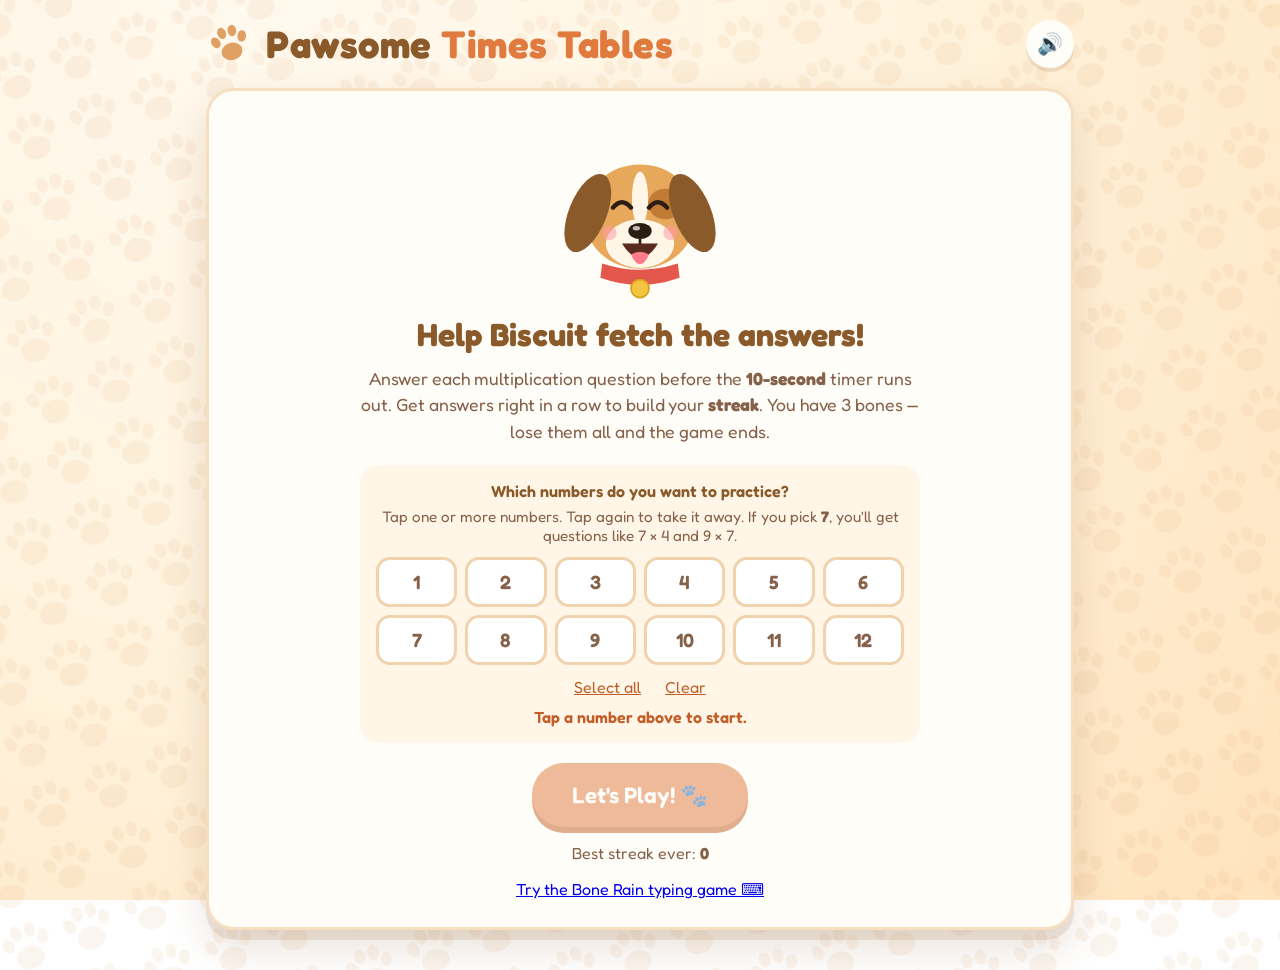
<file: index.html>
<!DOCTYPE html>
<html lang="en">
<head>
  <meta charset="UTF-8">
  <meta name="viewport" content="width=device-width, initial-scale=1.0">
  <title>Pawsome Times Tables</title>
  <link rel="icon" href="images/paw.svg" type="image/svg+xml">
  <link rel="preconnect" href="https://fonts.googleapis.com">
  <link rel="preconnect" href="https://fonts.gstatic.com" crossorigin>
  <link href="https://fonts.googleapis.com/css2?family=Fredoka:wght@400;500;600;700&display=swap" rel="stylesheet">
  <link rel="stylesheet" href="style.css">
</head>
<body>
  <div class="paw-trail" aria-hidden="true"></div>

  <main class="app">
    <header class="app-header">
      <img src="images/paw.svg" alt="" class="logo-paw">
      <h1>Pawsome <span>Times Tables</span></h1>
      <button id="sound-toggle" class="icon-btn" aria-label="Turn sound off" title="Sound on/off">🔊</button>
    </header>

    <!-- START SCREEN -->
    <section id="start-screen" class="screen card">
      <img src="images/dog-happy.svg" alt="A happy cartoon puppy" class="dog dog-big bounce">
      <h2>Help Biscuit fetch the answers!</h2>
      <p class="lead">Answer each multiplication question before the <strong>10-second</strong> timer runs out.
        Get answers right in a row to build your <strong>streak</strong>. You have 3 bones — lose them all and the game ends.</p>

      <div class="table-picker">
        <p class="picker-label">Which numbers do you want to practice?</p>
        <p class="picker-hint">Tap one or more numbers. Tap again to take it away. If you pick <strong>7</strong>, you'll get questions like 7 × 4 and 9 × 7.</p>
        <div id="table-chips" class="chips"></div>
        <div class="picker-actions">
          <button type="button" class="link-btn" id="select-all">Select all</button>
          <button type="button" class="link-btn" id="select-none">Clear</button>
        </div>
        <p id="picked-summary" class="picked-summary" aria-live="polite"></p>
      </div>

      <button id="start-btn" class="btn btn-primary btn-large">Let's Play! 🐾</button>
      <p class="best-line">Best streak ever: <strong id="best-start">0</strong></p>
      <p class="best-line"><a href="typing/index.html">Try the Bone Rain typing game ⌨️</a></p>
    </section>

    <!-- GAME SCREEN -->
    <section id="game-screen" class="screen" hidden>
      <div class="stats">
        <div class="stat">
          <span class="stat-label">Score</span>
          <span class="stat-value" id="score">0</span>
        </div>
        <div class="stat stat-streak">
          <span class="stat-label">Streak</span>
          <span class="stat-value"><span id="streak">0</span> 🔥</span>
        </div>
        <div class="stat">
          <span class="stat-label">Best</span>
          <span class="stat-value" id="best">0</span>
        </div>
        <div class="stat">
          <span class="stat-label">Bones</span>
          <span class="stat-value lives" id="lives"></span>
        </div>
      </div>

      <div class="card play-card">
        <div class="dog-area">
          <img id="dog-img" src="images/dog-thinking.svg" alt="Biscuit the puppy" class="dog">
          <div id="speech" class="speech" aria-live="polite">Ruff! You can do it!</div>
        </div>

        <div class="question-area">
          <div class="timer" aria-label="Time left">
            <svg viewBox="0 0 120 120" class="timer-ring">
              <circle cx="60" cy="60" r="52" class="ring-bg"/>
              <circle cx="60" cy="60" r="52" class="ring-fg" id="ring"/>
            </svg>
            <span id="time-left" class="timer-num">10</span>
          </div>

          <div class="question" id="question">
            <span id="num-a">7</span>
            <span class="op">×</span>
            <span id="num-b">8</span>
            <span class="op">=</span>
            <span class="q-mark">?</span>
          </div>

          <form id="answer-form" class="answer-form" autocomplete="off">
            <input id="answer" type="text" inputmode="numeric" pattern="[0-9]*" maxlength="3"
                   placeholder="?" aria-label="Your answer">
            <button type="submit" class="btn btn-primary">Fetch! 🦴</button>
          </form>

          <div class="keypad" id="keypad">
            <button type="button" data-key="1">1</button>
            <button type="button" data-key="2">2</button>
            <button type="button" data-key="3">3</button>
            <button type="button" data-key="4">4</button>
            <button type="button" data-key="5">5</button>
            <button type="button" data-key="6">6</button>
            <button type="button" data-key="7">7</button>
            <button type="button" data-key="8">8</button>
            <button type="button" data-key="9">9</button>
            <button type="button" data-key="back" class="key-alt" aria-label="Delete">⌫</button>
            <button type="button" data-key="0">0</button>
            <button type="button" data-key="enter" class="key-go" aria-label="Submit">✓</button>
          </div>
        </div>
      </div>
    </section>

    <!-- GAME OVER SCREEN -->
    <section id="over-screen" class="screen card" hidden>
      <img src="images/dog-sad.svg" alt="" class="dog dog-big" id="over-dog">
      <h2 id="over-title">Good try, pup!</h2>
      <div class="final-stats">
        <div><span class="final-num" id="final-score">0</span><span>points</span></div>
        <div><span class="final-num" id="final-correct">0</span><span>correct</span></div>
        <div><span class="final-num" id="final-streak">0</span><span>best streak</span></div>
      </div>
      <div id="practice" class="practice">
        <p class="picker-label">Let's practice these:</p>
        <ul id="practice-list"></ul>
      </div>
      <button id="again-btn" class="btn btn-primary btn-large">Play Again 🐶</button>
      <button id="menu-btn" class="link-btn">Change numbers</button>
    </section>
  </main>

  <!-- TREAT (streak reward) POPUP -->
  <div id="treat" class="treat" hidden>
    <div class="treat-card card">
      <p class="treat-kicker">Treat time!</p>
      <h2><span id="treat-streak">5</span> in a row! 🎉</h2>
      <img id="treat-img" src="images/dog-happy.svg" alt="A puppy photo as a reward">
      <button id="treat-btn" class="btn btn-primary">Keep going! 🐾</button>
    </div>
  </div>

  <script src="script.js"></script>
</body>
</html>
</file>
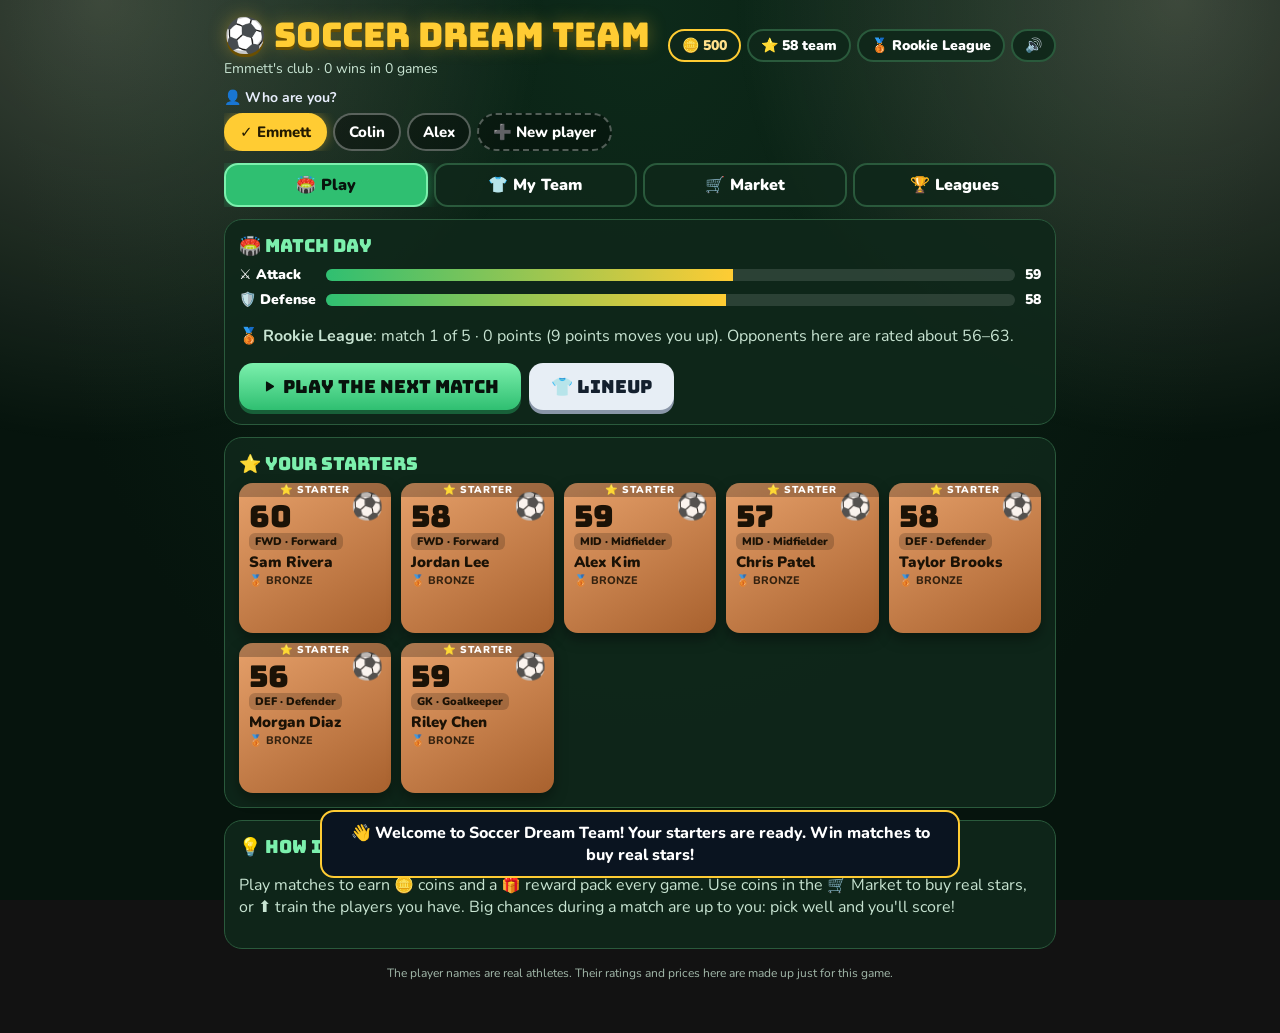
<file: dream-team/index.html>
<!DOCTYPE html>
<html lang="en">
<head>
<meta charset="utf-8">
<meta name="viewport" content="width=device-width, initial-scale=1">
<title>Dream Team</title>
<meta name="description" content="Build your dream team: buy real players, win matches, open reward packs, train your stars and climb the leagues.">
<link rel="preconnect" href="https://fonts.googleapis.com">
<link href="https://fonts.googleapis.com/css2?family=Bungee&family=Nunito:wght@600;800;900&display=swap" rel="stylesheet">
<style>
/* Stadium at night in each sport's colors. One theme per sport on purpose. */
:root{--bg:#06140d;--bg2:#0d2a1a;--panel:rgba(16,40,27,.92);--panel2:#183823;--line:#2a5a3c;--soft:#c8e4d2;--gold:#ffcc33;--gold-d:#a8800f;--accent:#2fbf71;--accent2:#7cf0ad;color-scheme:dark}
body[data-sport="lacrosse"]{--bg:#06122a;--bg2:#0e2550;--panel:rgba(14,34,70,.92);--panel2:#16305a;--line:#2c4a7a;--soft:#c9d6ea;--accent:#ff6a13;--accent2:#ffb27a}
body[data-sport="football"]{--bg:#120a05;--bg2:#2a180c;--panel:rgba(42,26,14,.92);--panel2:#3a2616;--line:#6a4a2a;--soft:#eedfc8;--accent:#e0a526;--accent2:#ffd36a}
*{box-sizing:border-box;-webkit-tap-highlight-color:transparent}
html,body{margin:0}
body{background:radial-gradient(ellipse at top,var(--bg2),var(--bg) 70%) fixed;color:#fff;font-family:Nunito,system-ui,sans-serif;min-height:100vh;overflow-x:hidden}
button{font:inherit;color:inherit;cursor:pointer}
button:focus-visible{outline:3px solid var(--gold);outline-offset:2px}
.lights{position:fixed;inset:0;pointer-events:none;z-index:0;background:radial-gradient(circle at 8% 0,rgba(255,250,220,.22),transparent 30%),radial-gradient(circle at 92% 0,rgba(255,250,220,.22),transparent 30%);animation:flick 5s ease-in-out infinite alternate}
@keyframes flick{to{opacity:.6}}
.wrap{position:relative;z-index:1;max-width:860px;margin:0 auto;padding:12px 14px 40px}
.pk{margin:10px 0;font-weight:800;font-size:14px;color:#e8eefc}
.pk-chips{display:flex;flex-wrap:wrap;gap:6px;margin-top:6px;max-height:122px;overflow-y:auto}
.pk-chip{font:inherit;font-weight:800;font-size:15px;color:#fff;background:rgba(0,0,0,.35);border:2px solid rgba(255,255,255,.3);border-radius:999px;padding:7px 14px;cursor:pointer}
.pk-chip.on{background:#ffcc33;color:#231a00;border-color:#ffcc33;box-shadow:0 0 12px rgba(255,204,51,.45)}
.pk-chip.add{border-style:dashed}
.pk-form{display:flex;gap:6px;margin-top:8px}.pk-form[hidden]{display:none}
.pk-form input{flex:1;min-width:0;font:inherit;padding:9px 11px;border-radius:10px;border:2px solid rgba(255,255,255,.3);background:rgba(0,0,0,.4);color:#fff}
.pk-form button{font:inherit;font-weight:800;border:0;border-radius:10px;padding:9px 14px;background:#ffcc33;color:#231a00;cursor:pointer}
.pk-del{font:inherit;font-weight:700;background:none;border:0;color:inherit;opacity:.8;text-decoration:underline;padding:8px 0 0;cursor:pointer}
header{display:flex;align-items:center;justify-content:space-between;gap:10px;flex-wrap:wrap}
h1{font-family:Bungee,sans-serif;font-weight:400;color:var(--gold);font-size:clamp(22px,4.6vw,34px);margin:0;text-shadow:0 3px 0 #6b4f00,0 0 18px rgba(255,204,51,.35)}
h1 .em{display:inline-block;animation:bob 2.2s ease-in-out infinite}
@keyframes bob{0%,100%{transform:rotate(-10deg)}50%{transform:rotate(10deg) translateY(-3px)}}
.pills{display:flex;gap:6px;flex-wrap:wrap}
.pill{background:var(--panel);border:2px solid var(--line);border-radius:999px;padding:5px 12px;font-weight:900;font-size:14px;white-space:nowrap}
.pill.coins{border-color:var(--gold);color:#ffe08a}
.who{color:var(--soft);font-size:14px;margin:2px 0 0}
.tabs{display:flex;gap:6px;margin:12px 0 0;overflow-x:auto}
.tab{flex:1;min-width:max-content;background:var(--panel);border:2px solid var(--line);border-radius:14px;padding:9px 12px;font-weight:900}
.tab.on{background:var(--accent);border-color:var(--accent2);color:#08130c;box-shadow:0 0 16px color-mix(in srgb,var(--accent) 60%,transparent)}
.panel{background:var(--panel);border:1px solid var(--line);border-radius:18px;padding:14px;margin-top:12px}
.panel h2{font-family:Bungee,sans-serif;font-weight:400;font-size:18px;margin:0 0 8px;color:var(--accent2)}
.soft{color:var(--soft)}
.btn{font-family:Bungee,sans-serif;font-weight:400;font-size:18px;border:0;border-radius:14px;padding:12px 22px;background:var(--gold);color:#2a1a00;box-shadow:0 4px 0 var(--gold-d);transition:transform .08s}
.btn:active{transform:translateY(3px);box-shadow:0 1px 0 var(--gold-d)}
.btn.alt{background:#e7eef5;color:#14202e;box-shadow:0 4px 0 #8a96a8}
.btn.go{background:linear-gradient(var(--accent2),var(--accent));color:#08130c;box-shadow:0 4px 0 color-mix(in srgb,var(--accent) 50%,#000)}
.btn.small{font-size:13px;padding:7px 10px;border-radius:10px}
.btn[disabled]{opacity:.5;cursor:not-allowed}
.row{display:flex;gap:8px;flex-wrap:wrap;align-items:center}
.chip{background:var(--panel2);border:2px solid var(--line);border-radius:999px;padding:5px 11px;font-weight:800;font-size:13px}
.chip.on{border-color:var(--gold);color:#ffe08a}
/* player cards */
.cards{display:grid;grid-template-columns:repeat(auto-fill,minmax(150px,1fr));gap:10px}
.card{position:relative;border-radius:14px;padding:10px 10px 8px;color:#1b1206;overflow:hidden;display:flex;flex-direction:column;gap:2px;min-height:150px;box-shadow:0 6px 14px rgba(0,0,0,.35);isolation:isolate}
.card::before{content:"";position:absolute;inset:0;z-index:-1;background:linear-gradient(115deg,transparent 30%,rgba(255,255,255,.45) 45%,transparent 60%);transform:translateX(-120%);animation:shine 4.5s ease-in-out infinite}
@keyframes shine{0%,70%{transform:translateX(-120%)}100%{transform:translateX(120%)}}
.card.bronze{background:linear-gradient(150deg,#e6a06a,#a8612e)}
.card.silver{background:linear-gradient(150deg,#f0f4f8,#9aa6b4)}
.card.gold{background:linear-gradient(150deg,#ffe580,#d39a10)}
.card.legend{background:linear-gradient(150deg,#ffd7ff,#8a5cff 45%,#2a1a6a);color:#fff;box-shadow:0 0 18px rgba(170,120,255,.6),0 6px 14px rgba(0,0,0,.35)}
.card.legend .pos{background:rgba(255,255,255,.2);color:#fff}
.card .ovr{font-family:Bungee,sans-serif;font-size:30px;line-height:1}
.card .pos{align-self:flex-start;font-weight:900;font-size:11px;background:rgba(0,0,0,.18);border-radius:6px;padding:1px 6px}
.card .nm{font-weight:900;font-size:15px;line-height:1.15;margin-top:2px}
.card .tier{font-size:11px;font-weight:800;opacity:.85}
.card .spt{position:absolute;right:8px;top:6px;font-size:26px;opacity:.9}
.card .acts{display:flex;gap:6px;flex-wrap:wrap;margin-top:auto;padding-top:6px}
.card .acts .btn{box-shadow:0 2px 0 rgba(0,0,0,.35)}
.card .own{position:absolute;right:8px;bottom:8px;font-size:11px;font-weight:900;background:rgba(0,0,0,.25);color:#fff;border-radius:6px;padding:1px 6px}
.card.starter::after{content:"⭐ STARTER";position:absolute;left:0;right:0;top:0;text-align:center;font-size:10px;font-weight:900;letter-spacing:1px;background:rgba(0,0,0,.25);color:#fff}
.card.starter{padding-top:18px}
/* the lineup */
.pitch{border-radius:16px;padding:12px 8px;display:flex;flex-direction:column;gap:10px;background:repeating-linear-gradient(90deg,#2b8a3e 0 50px,#33994a 50px 100px);border:3px solid rgba(255,255,255,.7)}
body[data-sport="lacrosse"] .pitch{background:repeating-linear-gradient(90deg,#2b8a3e 0 50px,#2f9444 50px 100px)}
body[data-sport="football"] .pitch{background:repeating-linear-gradient(90deg,#2f9444 0 47px,#ffffff 47px 50px)}
.line{display:flex;gap:8px;justify-content:center;flex-wrap:wrap}
.slot{width:118px;min-height:84px;border-radius:12px;border:2px dashed rgba(255,255,255,.8);background:rgba(0,0,0,.25);display:flex;flex-direction:column;align-items:center;justify-content:center;gap:2px;padding:6px;text-align:center}
.slot b{font-family:Bungee,sans-serif;font-weight:400;font-size:22px;line-height:1}
.slot small{font-size:12px;font-weight:800;line-height:1.1}
.slot .p{font-size:10px;font-weight:900;opacity:.9;letter-spacing:1px}
.slot.filled{border-style:solid}
.slot.bronze{background:linear-gradient(150deg,#e6a06acc,#a8612ecc)}.slot.silver{background:linear-gradient(150deg,#f0f4f8cc,#9aa6b4cc);color:#14202e}.slot.gold{background:linear-gradient(150deg,#ffe580dd,#d39a10dd);color:#2a1a00}.slot.legend{background:linear-gradient(150deg,#ffd7ffcc,#8a5cffdd 45%,#2a1a6add);box-shadow:0 0 14px rgba(170,120,255,.6)}
.meter{display:grid;grid-template-columns:auto 1fr auto;gap:6px 10px;align-items:center;font-weight:900;font-size:14px}
.bar{height:12px;border-radius:8px;background:rgba(255,255,255,.12);overflow:hidden}
.bar i{display:block;height:100%;background:linear-gradient(90deg,var(--accent),var(--gold))}
/* match */
.score{display:grid;grid-template-columns:1fr auto 1fr;align-items:center;gap:8px;text-align:center;background:#05080f;border:3px solid #33476b;border-radius:16px;padding:10px;box-shadow:inset 0 0 18px rgba(0,0,0,.7)}
.score .tm{font-weight:900;font-size:14px;color:var(--soft)}
.score .num{font-family:Bungee,sans-serif;font-size:42px;letter-spacing:2px;color:#ffd84d;text-shadow:0 0 12px rgba(255,216,77,.7)}
.score .clk{font-family:Bungee,sans-serif;font-size:16px;color:#7cf0ad}
.field{position:relative;height:120px;margin-top:10px;border-radius:14px;overflow:hidden;border:3px solid rgba(255,255,255,.75);background:repeating-linear-gradient(90deg,#2b8a3e 0 40px,#33994a 40px 80px)}
body[data-sport="football"] .field{background:repeating-linear-gradient(90deg,#2f9444 0 37px,#ffffff 37px 40px)}
.field .mid{position:absolute;left:50%;top:0;bottom:0;width:3px;background:rgba(255,255,255,.8)}
.field .goalL,.field .goalR{position:absolute;top:30%;bottom:30%;width:8px;background:rgba(255,255,255,.9);border-radius:3px}
.field .goalL{left:4px}.field .goalR{right:4px}
.field .ball{position:absolute;top:50%;left:50%;font-size:30px;transform:translate(-50%,-50%);transition:left .9s cubic-bezier(.4,.1,.3,1),top .9s;filter:drop-shadow(0 4px 3px rgba(0,0,0,.5))}
.field .flash{position:absolute;inset:0;background:radial-gradient(circle,rgba(255,230,120,.65),transparent 70%);opacity:0;pointer-events:none}
.field .flash.go{animation:flash 1s ease-out}
@keyframes flash{0%{opacity:1}100%{opacity:0}}
.prog{height:8px;border-radius:6px;background:rgba(255,255,255,.12);margin-top:10px;overflow:hidden}
.prog i{display:block;height:100%;width:0;background:linear-gradient(90deg,#7cf0ad,#ffd84d);transition:width .8s linear}
.feed{list-style:none;margin:10px 0 0;padding:0;display:flex;flex-direction:column;gap:6px;max-height:260px;overflow-y:auto}
.feed li{background:var(--panel2);border-radius:10px;padding:8px 10px;font-weight:700;animation:in .35s ease-out}
.feed li.good{background:linear-gradient(90deg,#1f6a3a,#174a2b);border-left:5px solid #7cf0ad}
.feed li.bad{background:linear-gradient(90deg,#6a1f2a,#4a1720);border-left:5px solid #ff7a8a}
.feed li.big{font-family:Bungee,sans-serif;font-weight:400;font-size:18px}
@keyframes in{from{opacity:0;transform:translateY(-6px)}to{opacity:1;transform:none}}
.goalbig{position:fixed;left:50%;top:40%;transform:translate(-50%,-50%);font-family:Bungee,sans-serif;font-size:clamp(40px,11vw,96px);color:#ffd84d;text-shadow:0 6px 0 #6b4f00,0 0 30px rgba(255,216,77,.8);pointer-events:none;z-index:80;animation:boom 1.4s ease-out forwards;white-space:nowrap}
@keyframes boom{0%{transform:translate(-50%,-50%) scale(.2);opacity:0}20%{transform:translate(-50%,-50%) scale(1.15);opacity:1}35%{transform:translate(-50%,-50%) scale(1)}100%{transform:translate(-50%,-80%) scale(1);opacity:0}}
/* modal, pack, toast */
.modal{position:fixed;inset:0;background:rgba(0,0,0,.66);display:flex;align-items:center;justify-content:center;padding:16px;z-index:60}
.modal.hidden{display:none}
.box{background:var(--panel);border:2px solid var(--line);border-radius:20px;padding:18px;width:min(460px,100%);max-height:88vh;overflow-y:auto;text-align:center;box-shadow:0 20px 60px rgba(0,0,0,.5)}
.box h3{font-family:Bungee,sans-serif;font-weight:400;font-size:22px;margin:0 0 6px;color:var(--gold)}
.choices{display:grid;gap:10px;margin-top:12px}
.choice{font-family:Bungee,sans-serif;font-weight:400;font-size:18px;padding:14px;border-radius:14px;border:3px solid var(--line);background:var(--panel2)}
.choice:hover{border-color:var(--gold)}
.choice.right{background:#1f6a3a;border-color:#7cf0ad}.choice.wrong{background:#6a1f2a;border-color:#ff7a8a}.choice.theirs{outline:3px dashed #ffd84d}
.pack{perspective:900px;margin:12px auto;width:190px;height:260px}
.flip{position:relative;width:100%;height:100%;transform-style:preserve-3d;transition:transform 1s cubic-bezier(.3,1.4,.4,1)}
.flip.open{transform:rotateY(180deg)}
.face{position:absolute;inset:0;backface-visibility:hidden;border-radius:16px;display:flex;align-items:center;justify-content:center}
.face.front{background:linear-gradient(150deg,var(--accent2),var(--accent) 50%,#111);font-size:70px;box-shadow:0 0 30px color-mix(in srgb,var(--accent) 70%,transparent);animation:wob 1.2s ease-in-out infinite}
@keyframes wob{0%,100%{transform:rotate(-3deg)}50%{transform:rotate(3deg)}}
.face.back{transform:rotateY(180deg)}
.face.back .card{width:100%;height:100%;font-size:110%}
.face.back .card .ovr{font-size:48px}
.spark{position:fixed;width:8px;height:8px;border-radius:50%;pointer-events:none;z-index:70;animation:spark 1s ease-out forwards}
@keyframes spark{to{transform:translate(var(--dx),var(--dy)) scale(.2);opacity:0}}
.conf{position:fixed;top:-12px;width:8px;height:14px;z-index:75;pointer-events:none;animation:fall linear forwards}
@keyframes fall{to{transform:translateY(110vh) rotate(720deg)}}
.toast{position:fixed;left:50%;bottom:22px;transform:translateX(-50%) translateY(20px);background:#0a1420;border:2px solid var(--gold);color:#fff;border-radius:14px;padding:10px 16px;font-weight:800;z-index:90;opacity:0;transition:opacity .25s,transform .25s;max-width:calc(100% - 32px);text-align:center;pointer-events:none}
.toast.show{opacity:1;transform:translateX(-50%) translateY(0)}
.dots{display:flex;gap:6px;margin:8px 0}
.dots i{width:28px;height:28px;border-radius:8px;background:rgba(255,255,255,.12);display:flex;align-items:center;justify-content:center;font-style:normal;font-weight:900;font-size:13px}
.dots i.W{background:#1f9d55}.dots i.D{background:#a8800f}.dots i.L{background:#b23a48}
.leagues{display:grid;gap:8px}
.lg{display:flex;align-items:center;gap:10px;background:var(--panel2);border:2px solid var(--line);border-radius:12px;padding:8px 12px;font-weight:800}
.lg.now{border-color:var(--gold);box-shadow:0 0 12px rgba(255,204,51,.35)}
.lg.locked{opacity:.5}
.note{font-size:12px;color:var(--soft);opacity:.8;text-align:center;margin-top:16px}
@media (prefers-reduced-motion:reduce){.lights,h1 .em,.card::before,.face.front,.feed li,.goalbig,.conf,.spark{animation:none}.goalbig{display:none}}
</style>
</head>
<body>
<div class="lights" aria-hidden="true"></div>
<div class="wrap">
  <header>
    <div><h1><span class="em" id="hEm">⚽</span> <span id="hName">Dream Team</span></h1><p class="who" id="who"></p></div>
    <div class="pills"><span class="pill coins" id="pCoins">🪙 0</span><span class="pill" id="pOvr">⭐ 0</span><span class="pill" id="pLg">🥉</span><button class="pill" id="pSound" type="button">🔊</button></div>
  </header>
  <div class="pk" id="pkBox" hidden></div>
  <nav class="tabs" role="tablist"><button class="tab" data-tab="play" type="button">🏟️ Play</button><button class="tab" data-tab="team" type="button">👕 My Team</button><button class="tab" data-tab="market" type="button">🛒 Market</button><button class="tab" data-tab="league" type="button">🏆 Leagues</button></nav>
  <main id="view"></main>
  <p class="note">The player names are real athletes. Their ratings and prices here are made up just for this game.</p>
</div>
<div class="modal hidden" id="modal"><div class="box" id="mbox"></div></div>
<div class="toast" id="toast" role="status"></div>
<script>
/* ===== Dream Team: buy players, win matches, open packs, train your stars, climb the leagues ===== */
const SPORT0 = /*DT_SPORT*/"soccer"/*END_DT_SPORT*/;
const SAVE = /*DT_SAVE*/{ key: "dreamTeam", name: "" }/*END_DT_SAVE*/;

/* 👤 On its own page (not inside Study Arcade) this game keeps its own players: Emmett, Colin and Alex are always here, and anyone can be added (up to 100). */
const PICK = (() => {
  if (SAVE.name) return null;   // inside Study Arcade the site already picked the player
  const PERM = [{ id: "emmett", name: "Emmett" }, { id: "colin", name: "Colin" }, { id: "alex", name: "Alex" }];
  let t = { cur: "emmett", list: [] };
  try { const v = JSON.parse(localStorage.getItem("dreamTeam_players")); if (v && Array.isArray(v.list)) t = { cur: v.cur, list: v.list.filter(p => p && p.id && p.name) }; } catch (e) {}
  const perm = PERM.map(q => t.list.find(p => p.id === q.id) || t.list.find(p => p.name.toLowerCase() === q.name.toLowerCase()) || q);
  t.list = [...perm, ...t.list.filter(p => !perm.includes(p))].slice(0, 100); t.perm = new Set(perm.map(p => p.id));
  if (!t.list.some(p => p.id === t.cur)) t.cur = "emmett";
  if (t.cur !== "emmett") SAVE.key += ":" + t.cur;
  SAVE.name = t.list.find(p => p.id === t.cur).name;
  t.use = id => { t.cur = id; try { localStorage.setItem("dreamTeam_players", JSON.stringify({ cur: t.cur, list: t.list })); } catch (e) {} location.reload(); };
  return t;
})();
function pickerUI() {
  const box = document.getElementById("pkBox"); if (!PICK || !box) return;
  const e = s => String(s).replace(/[&<>"']/g, c => ({ "&": "&amp;", "<": "&lt;", ">": "&gt;", '"': "&quot;", "'": "&#39;" }[c]));
  box.hidden = false;
  box.innerHTML = `<b>👤 Who are you?</b><div class="pk-chips">${PICK.list.map(p => `<button type="button" class="pk-chip${p.id === PICK.cur ? " on" : ""}" data-pk="${p.id}" aria-pressed="${p.id === PICK.cur}">${p.id === PICK.cur ? "✓ " : ""}${e(p.name)}</button>`).join("")}${PICK.list.length < 100 ? `<button type="button" class="pk-chip add" id="pkAdd">➕ New player</button>` : ""}</div>` +
    `<form class="pk-form" id="pkForm" hidden><input id="pkName" maxlength="30" placeholder="New player's name" aria-label="New player's name" autocomplete="off"><button type="submit">Add</button></form>` +
    (PICK.perm.has(PICK.cur) ? "" : `<button type="button" class="pk-del" id="pkDel">🗑 Remove ${e(SAVE.name)}</button>`);
  box.querySelectorAll("[data-pk]").forEach(b => b.onclick = () => { if (b.dataset.pk !== PICK.cur) PICK.use(b.dataset.pk); });
  const add = document.getElementById("pkAdd"), form = document.getElementById("pkForm"), del = document.getElementById("pkDel");
  if (add) add.onclick = () => { form.hidden = !form.hidden; if (!form.hidden) document.getElementById("pkName").focus(); };
  form.onsubmit = ev => {
    ev.preventDefault(); const n = document.getElementById("pkName").value.replace(/\s+/g, " ").trim().slice(0, 30); if (!n) return;
    const old = PICK.list.find(p => p.name.toLowerCase() === n.toLowerCase()); if (old) return PICK.use(old.id);
    const id = "p" + Date.now().toString(36) + Math.floor(Math.random() * 1000); PICK.list.push({ id, name: n }); PICK.use(id);
  };
  if (del) del.onclick = () => {
    if (!del.dataset.sure) { del.dataset.sure = 1; del.textContent = `Tap again to remove ${SAVE.name}`; return; }
    PICK.list = PICK.list.filter(p => p.id !== PICK.cur); PICK.use("emmett");
  };
}
const LEAGUES = [["🥉", "Rookie League", 56, 63], ["🥈", "Rising Stars", 63, 70], ["🥇", "Pro League", 70, 77], ["💎", "Champions", 77, 84], ["👑", "Legends", 84, 91]];
const DATA = {
  soccer: {
    name: "Soccer Dream Team", emoji: "⚽", slots: ["FWD", "FWD", "MID", "MID", "DEF", "DEF", "GK"],
    pos: { FWD: "Forward", MID: "Midfielder", DEF: "Defender", GK: "Goalkeeper" }, att: { FWD: 1, MID: .6 }, def: { GK: 1.3, DEF: 1, MID: .4 },
    clock: m => `${Math.round(m * 90)}'`, chances: 11, base: .3, scorers: ["FWD", "FWD", "FWD", "MID"], word: "GOAL!",
    big: { att: ["⚽ Big chance! Pick your corner", ["↖️ Top left", "⬇️ Low middle", "↗️ Top right"], "GOAL!", "SAVED by the keeper!"], def: ["😱 They're shooting! Where does your keeper dive?", ["↖️ Dive left", "⬆️ Stay middle", "↗️ Dive right"], "WHAT A SAVE!", "They scored."] },
    teams: ["Riverside Rovers", "Thunder FC", "Harbor City", "Lightning United", "Mountain Kings", "Comet Athletic", "Golden Eagles FC", "Dragon City", "Northside Wanderers", "Sunset Strikers"],
    starters: [["Sam Rivera", "FWD", 60], ["Jordan Lee", "FWD", 58], ["Alex Kim", "MID", 59], ["Chris Patel", "MID", 57], ["Taylor Brooks", "DEF", 58], ["Morgan Diaz", "DEF", 56], ["Riley Chen", "GK", 59]],
    prospects: [["Leo Santos", "FWD", 68], ["Mia Novak", "FWD", 72], ["Kai Okafor", "FWD", 76], ["Nora Lind", "MID", 67], ["Theo Marsh", "MID", 71], ["Ava Duarte", "MID", 75], ["Owen Park", "DEF", 66], ["Isla Grant", "DEF", 70], ["Max Fontaine", "DEF", 74], ["Eli Moreau", "GK", 69], ["Zara Quinn", "GK", 73], ["Ben Arroyo", "MID", 79]],
    real: [["Kylian Mbappé", "FWD", 92], ["Erling Haaland", "FWD", 92], ["Vinícius Júnior", "FWD", 91], ["Lionel Messi", "FWD", 91], ["Mohamed Salah", "FWD", 90], ["Harry Kane", "FWD", 90], ["Cristiano Ronaldo", "FWD", 88], ["Lautaro Martínez", "FWD", 88], ["Sam Kerr", "FWD", 88], ["Lamine Yamal", "FWD", 87], ["Bukayo Saka", "FWD", 87], ["Son Heung-min", "FWD", 87], ["Sophia Smith", "FWD", 87], ["Rafael Leão", "FWD", 86], ["Trinity Rodman", "FWD", 85], ["Christian Pulisic", "FWD", 84],
      ["Aitana Bonmatí", "MID", 92], ["Rodri", "MID", 91], ["Kevin De Bruyne", "MID", 90], ["Jude Bellingham", "MID", 90], ["Alexia Putellas", "MID", 90], ["Martin Ødegaard", "MID", 88], ["Federico Valverde", "MID", 88], ["Florian Wirtz", "MID", 88], ["Jamal Musiala", "MID", 88], ["Bruno Fernandes", "MID", 87], ["Declan Rice", "MID", 87], ["Cole Palmer", "MID", 87], ["Pedri", "MID", 86], ["Lindsey Horan", "MID", 86],
      ["Virgil van Dijk", "DEF", 89], ["Rúben Dias", "DEF", 88], ["William Saliba", "DEF", 87], ["Antonio Rüdiger", "DEF", 87], ["Lucy Bronze", "DEF", 87], ["Achraf Hakimi", "DEF", 86], ["Trent Alexander-Arnold", "DEF", 86], ["Naomi Girma", "DEF", 86], ["Theo Hernández", "DEF", 85], ["Joško Gvardiol", "DEF", 85], ["Alphonso Davies", "DEF", 84],
      ["Thibaut Courtois", "GK", 90], ["Alisson Becker", "GK", 89], ["Emiliano Martínez", "GK", 88], ["Ederson", "GK", 87], ["Marc-André ter Stegen", "GK", 87], ["Mike Maignan", "GK", 87], ["Jan Oblak", "GK", 87], ["Gianluigi Donnarumma", "GK", 86], ["Alyssa Naeher", "GK", 84]],
  },
  lacrosse: {
    name: "Lacrosse Dream Team", emoji: "🥍", slots: ["A", "A", "A", "M", "M", "D", "D", "G"],
    pos: { A: "Attack", M: "Midfield", D: "Defense", G: "Goalie" }, att: { A: 1, M: .7 }, def: { G: 1.3, D: 1, M: .4 },
    clock: m => `Q${Math.min(4, Math.floor(m * 4) + 1)}`, chances: 22, base: .36, scorers: ["A", "A", "A", "M", "M"], word: "GOAL!",
    big: { att: ["🥍 Open look! Pick your spot", ["↖️ High left", "🎯 Five-hole", "↗️ High right"], "GOAL!", "SAVED by the goalie!"], def: ["😱 They're winding up! Where does your goalie step?", ["↖️ Step left", "⬆️ Stay home", "↗️ Step right"], "HUGE SAVE!", "They scored."] },
    teams: ["Timber Wolves LC", "Storm Chasers", "Iron Hawks", "Blue Ridge LC", "Harbor Hammerheads", "Summit Rams", "Canyon Kestrels", "Bay Breakers", "Northern Lights LC", "Red Rock Raptors"],
    starters: [["Sam Rivera", "A", 60], ["Jordan Lee", "A", 58], ["Casey Moore", "A", 57], ["Alex Kim", "M", 59], ["Chris Patel", "M", 57], ["Taylor Brooks", "D", 58], ["Morgan Diaz", "D", 56], ["Riley Chen", "G", 59]],
    prospects: [["Leo Santos", "A", 68], ["Mia Novak", "A", 72], ["Kai Okafor", "A", 76], ["Nora Lind", "M", 67], ["Theo Marsh", "M", 71], ["Ava Duarte", "M", 75], ["Owen Park", "D", 66], ["Isla Grant", "D", 70], ["Max Fontaine", "D", 74], ["Eli Moreau", "G", 69], ["Zara Quinn", "G", 73], ["Ben Arroyo", "A", 79]],
    real: [["Lyle Thompson", "A", 92], ["Jeff Teat", "A", 91], ["Charlotte North", "A", 90], ["Izzy Scane", "A", 89], ["Rob Pannell", "A", 88], ["Michael Sowers", "A", 88], ["Chris Gray", "A", 88], ["Brennan O'Neill", "A", 87], ["Pat Kavanagh", "A", 87], ["Asher Nolting", "A", 86], ["Miles Thompson", "A", 85], ["Marcus Holman", "A", 85],
      ["Tom Schreiber", "M", 90], ["Trevor Baptiste", "M", 88], ["Paul Rabil", "M", 88], ["Grant Ament", "M", 87], ["TD Ierlan", "M", 85], ["Myles Jones", "M", 84],
      ["Michael Ehrhardt", "D", 87], ["Graeme Hossack", "D", 86], ["JT Giles-Harris", "D", 86], ["Garrett Epple", "D", 85], ["Jared Conners", "D", 84],
      ["Blaze Riorden", "G", 89], ["Taylor Moreno", "G", 86], ["Liam Entenmann", "G", 85]],
  },
  football: {
    name: "Football Dream Team", emoji: "🏈", slots: ["WR", "QB", "WR", "RB", "TE", "DEF", "DEF", "K"],
    pos: { QB: "Quarterback", RB: "Running Back", WR: "Wide Receiver", TE: "Tight End", DEF: "Defense", K: "Kicker" }, att: { QB: 1.5, RB: .9, WR: 1, TE: .7 }, def: { DEF: 1.4, K: .3 },
    clock: m => `Q${Math.min(4, Math.floor(m * 4) + 1)}`, chances: 11, base: .34, football: true, word: "TOUCHDOWN!",
    big: { att: ["🏈 4th and goal! Call the play", ["🏃 Run left", "🏈 Throw deep", "🏃 Run right"], "TOUCHDOWN!", "Stopped short!"], def: ["😱 They're going for it! Guess their play", ["🛡️ Stop the run left", "🛡️ Cover the pass", "🛡️ Stop the run right"], "STUFFED! Big stop!", "Touchdown for them."] },
    teams: ["Metro Mustangs", "Canyon Coyotes", "Bay City Sharks", "Prairie Bison", "Steel Titans", "Thunder Rams", "Lakeside Lynx", "Desert Scorpions", "Harbor Pirates", "Mountain Grizzlies"],
    starters: [["Sam Rivera", "QB", 60], ["Jordan Lee", "RB", 58], ["Alex Kim", "WR", 59], ["Chris Patel", "WR", 57], ["Casey Moore", "TE", 57], ["Taylor Brooks", "DEF", 58], ["Morgan Diaz", "DEF", 56], ["Riley Chen", "K", 59]],
    prospects: [["Leo Santos", "QB", 70], ["Mia Novak", "WR", 72], ["Kai Okafor", "RB", 76], ["Nora Lind", "WR", 67], ["Theo Marsh", "TE", 71], ["Ava Duarte", "QB", 77], ["Owen Park", "DEF", 66], ["Isla Grant", "DEF", 70], ["Max Fontaine", "DEF", 75], ["Eli Moreau", "K", 69], ["Zara Quinn", "K", 74], ["Ben Arroyo", "RB", 79]],
    real: [["Patrick Mahomes", "QB", 97], ["Josh Allen", "QB", 95], ["Lamar Jackson", "QB", 95], ["Joe Burrow", "QB", 93], ["Jalen Hurts", "QB", 90], ["C.J. Stroud", "QB", 88], ["Justin Herbert", "QB", 88],
      ["Christian McCaffrey", "RB", 95], ["Saquon Barkley", "RB", 94], ["Derrick Henry", "RB", 93], ["Bijan Robinson", "RB", 90], ["Jahmyr Gibbs", "RB", 90], ["Josh Jacobs", "RB", 87],
      ["Justin Jefferson", "WR", 96], ["Ja'Marr Chase", "WR", 95], ["Tyreek Hill", "WR", 95], ["CeeDee Lamb", "WR", 94], ["Amon-Ra St. Brown", "WR", 93], ["A.J. Brown", "WR", 92], ["Puka Nacua", "WR", 89],
      ["Travis Kelce", "TE", 93], ["George Kittle", "TE", 92], ["Mark Andrews", "TE", 88], ["Sam LaPorta", "TE", 87],
      ["Myles Garrett", "DEF", 96], ["Micah Parsons", "DEF", 95], ["T.J. Watt", "DEF", 95], ["Nick Bosa", "DEF", 93], ["Maxx Crosby", "DEF", 93], ["Fred Warner", "DEF", 92], ["Patrick Surtain II", "DEF", 91], ["Sauce Gardner", "DEF", 90], ["Kyle Hamilton", "DEF", 90], ["Derwin James", "DEF", 89],
      ["Justin Tucker", "K", 92], ["Brandon Aubrey", "K", 92], ["Harrison Butker", "K", 91], ["Evan McPherson", "K", 86]],
  },
};
const QS = new URLSearchParams(location.search).get("sport");
const SPORT = DATA[QS] ? QS : DATA[SPORT0] ? SPORT0 : "soccer";
const D = DATA[SPORT];
const $ = id => document.getElementById(id);
const esc = s => String(s).replace(/[&<>"']/g, c => ({ "&": "&amp;", "<": "&lt;", ">": "&gt;", '"': "&quot;", "'": "&#39;" }[c]));
const pick = a => a[Math.floor(Math.random() * a.length)], clamp = (v, a, b) => Math.max(a, Math.min(b, v)), rnd = (a, b) => a + Math.random() * (b - a);
const fmt = n => Math.round(n).toLocaleString("en-US");
const RM = matchMedia("(prefers-reduced-motion: reduce)").matches;
const ALL = [...D.real.map(([n, p, o]) => ({ key: "r:" + n, name: n, pos: p, ovr: o, real: true })), ...D.prospects.map(([n, p, o]) => ({ key: "g:" + n, name: n, pos: p, ovr: o, real: false }))];
const priceOf = o => Math.max(50, Math.round(100 * Math.pow(1.12, o - 60) / 10) * 10);
const trainCost = o => Math.round(priceOf(o + 1) * .3 / 10) * 10;
const sellPrice = o => Math.round(priceOf(o) * .5 / 10) * 10;
const tier = o => o >= 90 ? "legend" : o >= 80 ? "gold" : o >= 70 ? "silver" : "bronze";
const tierName = o => ({ legend: "💜 LEGEND", gold: "🥇 GOLD", silver: "🥈 SILVER", bronze: "🥉 BRONZE" })[tier(o)];

/* ---------- saving ---------- */
const KEY = `${SAVE.key}_${SPORT}`;
function fresh() {
  const owned = D.starters.map(([n, p, o]) => ({ key: "g:" + n, name: n, pos: p, ovr: o, real: false }));
  return { coins: 500, owned, lineup: autoLineup(owned), league: { lv: 0, results: [], trophies: [] }, packs: 0, sound: true, wins: 0, games: 0 };
}
function autoLineup(owned) {
  const used = new Set();
  return D.slots.map(pos => { const best = owned.filter(p => p.pos === pos && !used.has(p.key)).sort((a, b) => b.ovr - a.ovr)[0]; if (best) { used.add(best.key); return best.key; } return null; });
}
let S = fresh();
try { const v = JSON.parse(localStorage.getItem(KEY)); if (v && Array.isArray(v.owned) && v.owned.length) S = Object.assign(fresh(), v); } catch (e) {}
if (!Array.isArray(S.lineup) || S.lineup.length !== D.slots.length) S.lineup = autoLineup(S.owned);
const save = () => { try { localStorage.setItem(KEY, JSON.stringify(S)); } catch (e) {} };
const ownedBy = k => S.owned.find(p => p.key === k);

/* ---------- sound ---------- */
let AC = null, NB = null;
const ac = () => { try { AC = AC || new (window.AudioContext || window.webkitAudioContext)(); if (AC.state !== "running") AC.resume(); return AC; } catch (e) { return null; } };
function tone(f, d, type = "sine", v = .14, slide = 0, when = 0) { if (!S.sound) return; const a = ac(); if (!a) return; try { const t = a.currentTime + when, o = a.createOscillator(), g = a.createGain(); o.type = type; o.frequency.setValueAtTime(f, t); if (slide) o.frequency.exponentialRampToValueAtTime(slide, t + d); g.gain.setValueAtTime(v, t); g.gain.exponentialRampToValueAtTime(.001, t + d); o.connect(g).connect(a.destination); o.start(t); o.stop(t + d + .02); } catch (e) {} }
function noise(d, freq, q, v, when = 0) { if (!S.sound) return; const a = ac(); if (!a) return; try { if (!NB) { NB = a.createBuffer(1, a.sampleRate * 1.6, a.sampleRate); const ch = NB.getChannelData(0); for (let i = 0; i < ch.length; i++) ch[i] = Math.random() * 2 - 1; } const t = a.currentTime + when, s = a.createBufferSource(), f = a.createBiquadFilter(), g = a.createGain(); s.buffer = NB; f.type = "bandpass"; f.frequency.value = freq; f.Q.value = q; g.gain.setValueAtTime(.0001, t); g.gain.linearRampToValueAtTime(v, t + .04); g.gain.exponentialRampToValueAtTime(.0005, t + d); s.connect(f).connect(g).connect(a.destination); s.start(t); s.stop(t + d + .05); } catch (e) {} }
const sWhistle = () => { tone(2100, .2, "sine", .1); tone(2300, .3, "sine", .1, 0, .22); };
const sRoar = big => noise(big ? 1.8 : 1, 850, .6, big ? .55 : .3);
const sHorn = () => [233, 294, 349].forEach(f => tone(f, .9, "sawtooth", .045, 0, .05));
const sCoin = () => { tone(988, .08, "square", .06); tone(1319, .14, "square", .06, 0, .07); };
const sFan = () => [523, 659, 784, 1047, 1319].forEach((f, i) => tone(f, .2, "triangle", .1, 0, i * .08));
const sAww = () => tone(320, .5, "sawtooth", .045, 170);

/* ---------- little helpers ---------- */
let toastT = null;
function toast(m) { const t = $("toast"); t.textContent = m; t.classList.add("show"); clearTimeout(toastT); toastT = setTimeout(() => t.classList.remove("show"), 2800); }
function sparks(x, y, n = 24, cols = ["#ffd84d", "#7cf0ad", "#ffffff", "#ff7ad9"]) { if (RM) return; for (let i = 0; i < n; i++) { const e = document.createElement("i"), a = Math.random() * 6.28, d = 40 + Math.random() * 110; e.className = "spark"; e.style.cssText = `left:${x}px;top:${y}px;background:${cols[i % cols.length]};--dx:${Math.cos(a) * d}px;--dy:${Math.sin(a) * d}px`; document.body.appendChild(e); setTimeout(() => e.remove(), 1100); } }
function confetti() { if (RM) return; const cols = ["#ffd84d", "#7cf0ad", "#2f7de1", "#ff7ad9", "#ffffff"]; for (let i = 0; i < 70; i++) { const c = document.createElement("i"); c.className = "conf"; c.style.left = Math.random() * 100 + "vw"; c.style.background = cols[i % cols.length]; c.style.animationDuration = (1.6 + Math.random() * 2) + "s"; c.style.animationDelay = Math.random() * .4 + "s"; document.body.appendChild(c); setTimeout(() => c.remove(), 4500); } }
function bigText(t) { const e = document.createElement("div"); e.className = "goalbig"; e.textContent = t; document.body.appendChild(e); setTimeout(() => e.remove(), 1500); }
function modal(html) { const box = $("mbox"); delete box.dataset.done; box.innerHTML = html; $("modal").classList.remove("hidden"); return box; }
const closeModal = () => $("modal").classList.add("hidden");
function cardHTML(p, opts = {}) {
  return `<div class="card ${tier(p.ovr)}${opts.starter ? " starter" : ""}"><span class="spt">${D.emoji}</span><span class="ovr">${p.ovr}</span><span class="pos">${p.pos} · ${D.pos[p.pos]}</span><span class="nm">${esc(p.name)}</span><span class="tier">${tierName(p.ovr)}${p.real ? " · ⭐ REAL STAR" : ""}</span>${opts.acts ? `<div class="acts">${opts.acts}</div>` : ""}</div>`;
}

/* ---------- team strength ---------- */
function strength() {
  let a = 0, aw = 0, d = 0, dw = 0, sum = 0;
  D.slots.forEach((pos, i) => { const p = ownedBy(S.lineup[i]), o = p ? p.ovr : 35; sum += o; const wa = D.att[pos] || 0, wd = D.def[pos] || 0; a += o * wa; aw += wa; d += o * wd; dw += wd; });
  return { att: Math.round(a / aw), def: Math.round(d / dw), ovr: Math.round(sum / D.slots.length) };
}
function header() {
  const s = strength(), L = LEAGUES[S.league.lv];
  $("pCoins").textContent = `🪙 ${fmt(S.coins)}`; $("pOvr").textContent = `⭐ ${s.ovr} team`; $("pLg").textContent = `${L[0]} ${L[1]}`;
  $("pSound").textContent = S.sound ? "🔊" : "🔇";
  $("who").textContent = `${SAVE.name ? SAVE.name + "'s club" : "Your club"} · ${S.wins} wins in ${S.games} games`;
}

/* ---------- tabs ---------- */
let TAB = "play", MKT = "all";
function show(tab) { TAB = tab; document.querySelectorAll(".tab").forEach(b => b.classList.toggle("on", b.dataset.tab === tab)); header(); ({ play: viewPlay, team: viewTeam, market: viewMarket, league: viewLeague })[tab](); window.scrollTo({ top: 0 }); }
document.querySelectorAll(".tab").forEach(b => b.onclick = () => show(b.dataset.tab));
$("pSound").onclick = () => { S.sound = !S.sound; save(); header(); };

function viewPlay() {
  const s = strength(), L = LEAGUES[S.league.lv], played = S.league.results.length, pts = S.league.results.reduce((t, r) => t + (r === "W" ? 3 : r === "D" ? 1 : 0), 0), empty = S.lineup.some(k => !k);
  $("view").innerHTML = `<div class="panel"><h2>🏟️ Match day</h2>
    <div class="meter"><span>⚔️ Attack</span><span class="bar"><i style="width:${s.att}%"></i></span><span>${s.att}</span><span>🛡️ Defense</span><span class="bar"><i style="width:${s.def}%"></i></span><span>${s.def}</span></div>
    <p class="soft">${L[0]} <b>${L[1]}</b>: match ${played + 1} of 5 · ${pts} points (9 points moves you up). Opponents here are rated about ${L[2]}–${L[3]}.</p>
    ${empty ? `<p style="color:#ff9aa8;font-weight:800">Some spots in your lineup are empty. Fill them in 👕 My Team first!</p>` : ""}
    <div class="row"><button class="btn go" id="kick" type="button"${empty ? " disabled" : ""}>▶ Play the next match</button><button class="btn alt" id="toTeam" type="button">👕 Lineup</button></div></div>
    <div class="panel"><h2>⭐ Your starters</h2><div class="cards">${S.lineup.map(k => ownedBy(k)).filter(Boolean).map(p => cardHTML(p, { starter: true })).join("")}</div></div>
    <div class="panel"><h2>💡 How it works</h2><p class="soft">Play matches to earn 🪙 coins and a 🎁 reward pack every game. Use coins in the 🛒 Market to buy real stars, or ⬆ train the players you have. Big chances during a match are up to you: pick well and you'll score!</p></div>`;
  $("kick").onclick = playMatch; $("toTeam").onclick = () => show("team");
}
function viewTeam() {
  const rows = [...new Set(D.slots)];
  $("view").innerHTML = `<div class="panel"><h2>👕 Your lineup</h2><p class="soft">Tap a spot to choose who starts there.</p>
    <div class="pitch">${rows.map(pos => `<div class="line">${D.slots.map((p, i) => p !== pos ? "" : (() => { const pl = ownedBy(S.lineup[i]); return `<button class="slot${pl ? " filled " + tier(pl.ovr) : ""}" data-slot="${i}" type="button"><span class="p">${pos}</span>${pl ? `<b>${pl.ovr}</b><small>${esc(pl.name)}</small>` : `<b>＋</b><small>Empty</small>`}</button>`; })()).join("")}</div>`).join("")}</div>
    <div class="row" style="margin-top:10px"><button class="btn go small" id="auto" type="button">⭐ Pick my best lineup</button></div></div>
    <div class="panel"><h2>🧑‍🤝‍🧑 Your club (${S.owned.length})</h2><div class="cards">${S.owned.slice().sort((a, b) => b.ovr - a.ovr).map(p => cardHTML(p, { starter: S.lineup.includes(p.key), acts: `${p.ovr < 99 ? `<button class="btn small" data-train="${esc(p.key)}" type="button">⬆ Train 🪙${fmt(trainCost(p.ovr))}</button>` : ""}<button class="btn alt small" data-sell="${esc(p.key)}" type="button">💰 ${fmt(sellPrice(p.ovr))}</button>` })).join("")}</div></div>`;
  document.querySelectorAll("[data-slot]").forEach(b => b.onclick = () => pickForSlot(+b.dataset.slot));
  $("auto").onclick = () => { S.lineup = autoLineup(S.owned); save(); viewTeam(); header(); toast("⭐ Your best players are starting!"); };
  document.querySelectorAll("[data-train]").forEach(b => b.onclick = e => train(b.dataset.train, e));
  document.querySelectorAll("[data-sell]").forEach(b => b.onclick = () => sell(b.dataset.sell, b));
}
function pickForSlot(i) {
  const pos = D.slots[i], list = S.owned.filter(p => p.pos === pos).sort((a, b) => b.ovr - a.ovr);
  const box = modal(`<h3>${pos}: ${D.pos[pos]}</h3><p class="soft">Who should start here?</p><div class="cards">${list.map(p => `<div>${cardHTML(p, { starter: S.lineup.includes(p.key), acts: `<button class="btn small go" data-put="${esc(p.key)}" type="button">Start</button>` })}</div>`).join("") || `<p class="soft">You don't have a ${D.pos[pos]} yet. Find one in the 🛒 Market!</p>`}</div><div class="row" style="justify-content:center;margin-top:12px"><button class="btn alt small" id="mx" type="button">Close</button></div>`);
  box.querySelector("#mx").onclick = closeModal;
  box.querySelectorAll("[data-put]").forEach(b => b.onclick = () => { const k = b.dataset.put, other = S.lineup.indexOf(k); if (other >= 0) S.lineup[other] = S.lineup[i]; S.lineup[i] = k; save(); closeModal(); viewTeam(); header(); });
}
function train(k, e) {
  const p = ownedBy(k), cost = trainCost(p.ovr);
  if (p.ovr >= 99) return;
  if (S.coins < cost) return toast(`🪙 Training costs ${fmt(cost)}. You need ${fmt(cost - S.coins)} more. Win matches to earn coins!`);
  S.coins -= cost; p.ovr++; save(); sCoin(); sparks(e.clientX || innerWidth / 2, e.clientY || innerHeight / 2, 14);
  toast(`⬆ ${p.name} trained up to ${p.ovr}!${p.ovr === 70 || p.ovr === 80 || p.ovr === 90 ? " New card color!" : ""}`); viewTeam(); header();
}
function sell(k, b) {
  const p = ownedBy(k);
  if (S.owned.filter(x => x.pos === p.pos).length <= D.slots.filter(x => x === p.pos).length) return toast(`You need ${D.slots.filter(x => x === p.pos).length} ${D.pos[p.pos]}${D.slots.filter(x => x === p.pos).length > 1 ? "s" : ""} to play, so you can't sell ${p.name} right now.`);
  if (!b.dataset.sure) { b.dataset.sure = 1; b.textContent = "Sure? Tap again"; setTimeout(() => { if (b.isConnected) { delete b.dataset.sure; b.textContent = `💰 ${fmt(sellPrice(p.ovr))}`; } }, 3000); return; }
  S.coins += sellPrice(p.ovr); S.owned = S.owned.filter(x => x.key !== k);
  S.lineup = S.lineup.map(x => x === k ? null : x); const fill = autoLineup(S.owned); S.lineup = S.lineup.map((x, i) => x || fill[i]);
  save(); sCoin(); toast(`💰 Sold ${p.name} for 🪙${fmt(sellPrice(p.ovr))}.`); viewTeam(); header();
}
function viewMarket() {
  const have = new Set(S.owned.map(p => p.key)), poss = [...new Set(D.slots)];
  const list = ALL.filter(p => !have.has(p.key) && (MKT === "all" || (MKT === "stars" ? p.real : p.pos === MKT))).sort((a, b) => b.ovr - a.ovr);
  $("view").innerHTML = `<div class="panel"><h2>🛒 Market</h2><p class="soft">Buy real stars and up-and-coming players. Tap Buy twice to sign them. You have 🪙 <b>${fmt(S.coins)}</b>.</p>
    <div class="row"><button class="chip${MKT === "all" ? " on" : ""}" data-f="all" type="button">All</button><button class="chip${MKT === "stars" ? " on" : ""}" data-f="stars" type="button">⭐ Real stars</button>${poss.map(p => `<button class="chip${MKT === p ? " on" : ""}" data-f="${p}" type="button">${p}</button>`).join("")}</div></div>
    <div class="panel"><div class="cards">${list.map(p => cardHTML(p, { acts: `<button class="btn small${S.coins >= priceOf(p.ovr) ? " go" : ""}" data-buy="${esc(p.key)}" type="button">🪙 ${fmt(priceOf(p.ovr))}</button>` })).join("") || `<p class="soft">You've signed everyone here. Wow!</p>`}</div></div>`;
  document.querySelectorAll("[data-f]").forEach(b => b.onclick = () => { MKT = b.dataset.f; viewMarket(); });
  document.querySelectorAll("[data-buy]").forEach(b => b.onclick = e => buy(b.dataset.buy, b, e));
}
function signPlayer(p) {
  S.owned.push(Object.assign({}, p));
  // a new player starts right away if they're better than the starter at that spot
  let msg = "";
  const spots = D.slots.map((pos, i) => pos === p.pos ? i : -1).filter(i => i >= 0);
  const worst = spots.map(i => ({ i, o: ownedBy(S.lineup[i])?.ovr ?? 0 })).sort((a, b) => a.o - b.o)[0];
  if (worst && worst.o < p.ovr) { S.lineup[worst.i] = p.key; msg = ` They're starting at ${p.pos}!`; }
  return msg;
}
function buy(k, b, e) {
  const p = ALL.find(x => x.key === k), cost = priceOf(p.ovr);
  if (S.coins < cost) return toast(`🪙 ${p.name} costs ${fmt(cost)}. You need ${fmt(cost - S.coins)} more. Keep winning!`);
  if (!b.dataset.sure) { b.dataset.sure = 1; b.textContent = `Sign for 🪙${fmt(cost)}?`; setTimeout(() => { if (b.isConnected) { delete b.dataset.sure; b.textContent = `🪙 ${fmt(cost)}`; } }, 3000); return; }
  S.coins -= cost; const msg = signPlayer(p); save(); sFan(); sparks(e.clientX || innerWidth / 2, e.clientY || innerHeight / 2, 30); confetti();
  toast(`✍️ You signed ${p.name}!${msg}`); viewMarket(); header();
}
function viewLeague() {
  const lv = S.league.lv, res = S.league.results, pts = res.reduce((t, r) => t + (r === "W" ? 3 : r === "D" ? 1 : 0), 0);
  $("view").innerHTML = `<div class="panel"><h2>🏆 This season</h2><p class="soft">${LEAGUES[lv][0]} <b>${LEAGUES[lv][1]}</b> · ${pts} points · get 9 points in 5 matches to move up.</p>
    <div class="dots">${[0, 1, 2, 3, 4].map(i => `<i class="${res[i] || ""}">${res[i] || i + 1}</i>`).join("")}</div></div>
    <div class="panel"><h2>🪜 The leagues</h2><div class="leagues">${LEAGUES.map(([e, n, lo, hi], i) => `<div class="lg${i === lv ? " now" : ""}${i > lv ? " locked" : ""}"><span style="font-size:24px">${e}</span><span>${n}<br><small class="soft">Teams rated ${lo}–${hi}</small></span><span style="margin-left:auto">${i < lv ? "✅" : i === lv ? "▶ Now" : "🔒"}</span></div>`).join("")}</div></div>
    <div class="panel"><h2>🏅 Trophies</h2><p>${S.league.trophies.length ? S.league.trophies.map(t => `<span class="pill" style="display:inline-block;margin:3px">${t}</span>`).join("") : `<span class="soft">Win a league to earn your first trophy!</span>`}</p></div>`;
}

/* ---------- a match ---------- */
let M = null;
function playMatch() {
  if (S.lineup.some(k => !k)) return show("team");
  const L = LEAGUES[S.league.lv], o = Math.round(rnd(L[2], L[3])), me = strength();
  const opp = { name: pick(D.teams), att: o + Math.round(rnd(-3, 3)), def: o + Math.round(rnd(-3, 3)), ovr: o };
  // plan the chances: who gets them depends on attack against defense
  const pYou = clamp(.5 + ((me.att - opp.def) - (opp.att - me.def)) / 40, .22, .78);
  const ev = Array.from({ length: D.chances }, () => ({ t: Math.random() * .96 + .02, you: Math.random() < pYou })).sort((a, b) => a.t - b.t);
  const mine = ev.filter(e => e.you), theirs = ev.filter(e => !e.you);
  [...mine].sort(() => Math.random() - .5).slice(0, 2).forEach(e => e.big = true);
  if (theirs.length) pick(theirs).big = true;
  M = { opp, me, ev, i: 0, you: 0, them: 0, last: null, skip: false };
  $("view").innerHTML = `<div class="panel"><div class="score"><div><div class="tm">${esc(SAVE.name || "Your club")}</div><div class="num" id="sYou">0</div><div class="tm">⭐ ${me.ovr}</div></div><div class="clk" id="clk">${D.clock(0)}</div><div><div class="tm">${esc(opp.name)}</div><div class="num" id="sThem">0</div><div class="tm">⭐ ${opp.ovr}</div></div></div>
    <div class="field"><div class="mid"></div><div class="goalL"></div><div class="goalR"></div><div class="ball" id="ball">${D.emoji}</div><div class="flash" id="flash"></div></div>
    <div class="prog"><i id="prog"></i></div>
    <div class="row" style="justify-content:flex-end;margin-top:8px"><button class="btn alt small" id="skip" type="button">⏩ Skip to the end</button></div>
    <ul class="feed" id="feed"></ul></div>`;
  $("skip").onclick = () => { M.skip = true; };
  sWhistle(); line(`📣 Kickoff! ${esc(SAVE.name || "Your club")} vs ${esc(opp.name)}.`);
  setTimeout(nextEvent, 900);
}
function line(t, cls = "") { const li = document.createElement("li"); li.className = cls; li.innerHTML = t; $("feed")?.prepend(li); }
const scorerName = () => { const pool = D.slots.map((pos, i) => ({ pos, p: ownedBy(S.lineup[i]) })).filter(x => x.p && (D.scorers || []).includes(x.pos)); if (D.football) return ownedBy(S.lineup[D.slots.indexOf("QB")])?.name || "Your QB"; const w = pool.flatMap(x => Array(Math.max(1, x.p.ovr - 50)).fill(x.p)); return (pick(w) || { name: "Your team" }).name; };
const catcher = () => { const pool = D.slots.map((pos, i) => ({ pos, p: ownedBy(S.lineup[i]) })).filter(x => x.p && ["WR", "TE", "RB"].includes(x.pos)); return (pick(pool)?.p || { name: "a receiver" }).name; };
const keeper = () => { if (D.football) { const d = D.slots.map((pos, i) => pos === "DEF" ? ownedBy(S.lineup[i]) : null).filter(Boolean).sort((a, b) => b.ovr - a.ovr)[0]; return d ? d.name : "Your defense"; } return ownedBy(S.lineup[D.slots.length - 1])?.name || "Your keeper"; };
function moveBall(toYou) { const b = $("ball"); if (!b) return; b.style.left = (toYou ? rnd(70, 92) : rnd(8, 30)) + "%"; b.style.top = rnd(25, 75) + "%"; }
function scored(you, pts, text) {
  if (you) M.you += pts; else M.them += pts;
  $("sYou").textContent = M.you; $("sThem").textContent = M.them;
  if (you) { $("flash").classList.remove("go"); void $("flash").offsetWidth; $("flash").classList.add("go"); if (!M.skip) { bigText(D.word); sRoar(true); sHorn(); const r = $("ball").getBoundingClientRect(); sparks(r.left + r.width / 2, r.top + r.height / 2, 30); } line(text, "good big"); }
  else { if (!M.skip) sAww(); line(text, "bad"); }
}
function nextEvent() {
  if (!M || !$("feed")) return;
  if (M.i >= M.ev.length) return endMatch();
  const e = M.ev[M.i++];
  $("clk").textContent = D.clock(e.t); $("prog").style.width = (e.t * 100) + "%"; moveBall(e.you);
  const go = () => setTimeout(nextEvent, M.skip ? 30 : 1100);
  const time = `<b>${D.clock(e.t)}</b>`;
  if (e.big && !M.skip) return bigChance(e, time, go);
  const att = e.you ? M.me.att : M.opp.att, def = e.you ? M.opp.def : M.me.def;
  const p = clamp(D.base + (att - def) / 50, .08, .65);
  if (D.football) {
    const r = Math.random();
    if (r < p) scored(e.you, 7, e.you ? `🏈 ${time} TOUCHDOWN! ${esc(scorerName())} finds ${esc(catcher())} in the end zone!` : `${time} Touchdown, ${esc(M.opp.name)}.`);
    else if (r < p + .22) { if (e.you) scored(true, 3, `🏈 ${time} Field goal is GOOD! ${esc(ownedBy(S.lineup[D.slots.indexOf("K")])?.name || "Your kicker")} splits the uprights!`); else scored(false, 3, `${time} ${esc(M.opp.name)} kick a field goal.`); }
    else line(e.you ? `${time} Drive stalls for ${esc(scorerName())}. Punt.` : `${time} 🛡️ Your defense forces a punt!`);
  } else {
    if (Math.random() < p) { const who = scorerName(); scored(e.you, 1, e.you ? `${D.emoji} ${time} ${D.word} ${esc(who)} ${pick(["scores!", "finishes it!", "buries it!", "makes no mistake!"])}` : `${time} ${esc(M.opp.name)} score.`); }
    else line(e.you ? `${time} Chance for ${esc(scorerName())}… ${pick(["just wide!", "saved!", "off the post!", "over the bar!"])}` : `${time} 🧤 ${esc(keeper())} ${pick(["makes the save!", "stops it!", "holds on!"])}`);
  }
  go();
}
function bigChance(e, time, go) {
  const [prompt, opts, win, lose] = e.you ? D.big.att : D.big.def;
  const who = e.you ? scorerName() : keeper();
  const box = modal(`<h3>${prompt}</h3><p class="soft">${e.you ? `⭐ ${esc(who)} has the ball!` : `🧤 ${esc(who)} is ready.`}</p><div class="choices">${opts.map((o, i) => `<button class="choice" data-c="${i}" type="button">${o}</button>`).join("")}</div><p class="soft" id="res" style="min-height:1.5em;font-weight:900;margin-top:10px"></p>`);
  tone(700, .15, "triangle", .1); tone(900, .15, "triangle", .1, 0, .15);
  box.querySelectorAll("[data-c]").forEach(b => b.onclick = () => {
    if (box.dataset.done) return; box.dataset.done = 1;
    const mine = +b.dataset.c;
    let ok, theirs;
    if (e.you) {   // you shoot; the keeper guesses (and sometimes remembers your favorite spot)
      theirs = M.last != null && Math.random() < .35 ? M.last : Math.floor(Math.random() * 3);
      const diff = (S.owned.find(p => p.name === who)?.ovr || M.me.att) - M.opp.def;
      ok = mine !== theirs ? Math.random() < clamp(.82 + diff / 100, .6, .97) : Math.random() < clamp(.15 + diff / 80, .05, .35);
    } else {       // they shoot; you guess where
      theirs = Math.floor(Math.random() * 3);
      const diff = M.me.def - M.opp.att;
      ok = mine === theirs ? Math.random() < clamp(.85 + diff / 100, .65, .97) : Math.random() < clamp(.12 + diff / 80, .04, .3);
    }
    M.last = mine;
    box.querySelectorAll("[data-c]").forEach(x => { x.disabled = true; if (+x.dataset.c === theirs) x.classList.add("theirs"); });
    b.classList.add(ok ? "right" : "wrong");
    box.querySelector("#res").textContent = ok ? `✅ ${win}` : `❌ ${lose}`;
    if (ok) { sRoar(!e.you ? false : true); } else sAww();
    setTimeout(() => {
      closeModal();
      if (e.you) { if (ok) scored(true, D.football ? 7 : 1, D.football ? `🏈 ${time} TOUCHDOWN on 4th down! ${esc(who)} calls it perfectly!` : `${D.emoji} ${time} ${D.word} ${esc(who)} picks the perfect spot!`); else line(`${time} ${esc(who)}: ${lose}`, "bad"); }
      else { if (ok) line(`🧤 ${time} ${win} ${esc(who)} reads it!`, "good"); else scored(false, D.football ? 7 : 1, `${time} ${esc(M.opp.name)} score on the big chance.`); }
      go();
    }, 1300);
  });
}
function endMatch() {
  $("clk").textContent = "FULL TIME"; $("prog").style.width = "100%"; sWhistle();
  const res = M.you > M.them ? "W" : M.you === M.them ? "D" : "L", lv = S.league.lv;
  const coins = (res === "W" ? 400 : res === "D" ? 200 : 100) + lv * 120 + Math.min(10, M.you) * (D.football ? 4 : 20);
  S.coins += coins; S.games++; if (res === "W") S.wins++;
  S.league.results.push(res);
  let season = "";
  if (S.league.results.length >= 5) {
    const pts = S.league.results.reduce((t, r) => t + (r === "W" ? 3 : r === "D" ? 1 : 0), 0);
    if (pts >= 9) { S.league.trophies.push(`${LEAGUES[lv][0]} ${LEAGUES[lv][1]} champs`); season = lv < 4 ? `🏆 You won the ${LEAGUES[lv][1]}! Welcome to the ${LEAGUES[lv + 1][1]}!` : "👑 LEGENDS CHAMPIONS! You beat the very best!"; if (lv < 4) S.league.lv++; }
    else season = `This season ended with ${pts} points. You need 9 to move up. New season, new chance!`;
    S.league.results = [];
  }
  save(); header();
  if (res === "W") { confetti(); sFan(); sRoar(true); }
  const title = res === "W" ? "🏆 YOU WIN!" : res === "D" ? "🤝 A DRAW" : "😤 SO CLOSE";
  setTimeout(() => {
    const box = modal(`<h3>${title}</h3><p style="font-family:Bungee,sans-serif;font-size:28px;margin:4px 0">${M.you} – ${M.them}</p><p class="soft">vs ${esc(M.opp.name)}</p><p style="font-weight:900;color:#ffe08a">🪙 +${fmt(coins)} coins</p>${season ? `<p style="font-weight:900">${season}</p>` : ""}<button class="btn go" id="packBtn" type="button">🎁 Open your reward pack</button>`);
    box.querySelector("#packBtn").onclick = () => openPack(res);
  }, M.skip ? 200 : 900);
}
function openPack(res) {
  // better results give better odds for a real star
  const starChance = res === "W" ? .28 : res === "D" ? .14 : .07, have = new Set(S.owned.map(p => p.key));
  const star = Math.random() < starChance, fresh = ALL.filter(p => !have.has(p.key));
  let pool = (fresh.length ? fresh : ALL).filter(p => star ? p.real : !p.real);
  if (!pool.length) pool = fresh.length ? fresh : ALL;
  const weights = pool.map(p => p.real ? Math.max(1, 100 - p.ovr) : Math.max(1, 90 - p.ovr));
  let r = Math.random() * weights.reduce((a, b) => a + b, 0), got = pool[0];
  for (let i = 0; i < pool.length; i++) { r -= weights[i]; if (r <= 0) { got = pool[i]; break; } }
  const dup = have.has(got.key);
  const box = modal(`<h3>🎁 Reward pack</h3><p class="soft">Tap the pack to open it!</p><div class="pack"><div class="flip" id="flip"><div class="face front">${D.emoji}</div><div class="face back">${cardHTML(dup ? Object.assign({}, ownedBy(got.key), { ovr: Math.min(99, ownedBy(got.key).ovr + 2) }) : got)}</div></div></div><p id="packMsg" style="font-weight:900;min-height:1.4em"></p><div class="row" style="justify-content:center"><button class="btn go hidden" id="nextM" type="button">▶ Next match</button><button class="btn alt hidden" id="toT" type="button">👕 My team</button></div>`);
  let opened = false;
  box.querySelector(".pack").onclick = () => {
    if (opened) return; opened = true; $("flip").classList.add("open"); tone(400, .3, "sine", .08, 1200);
    setTimeout(() => {
      let msg;
      if (dup) { const p = ownedBy(got.key); p.ovr = Math.min(99, p.ovr + 2); msg = `🔁 Duplicate! ${p.name} gets a training boost to ${p.ovr}!`; }
      else msg = `✨ ${got.name} joined your club!${signPlayer(got)}`;
      save(); header(); box.querySelector("#packMsg").textContent = msg;
      const r = box.querySelector(".pack").getBoundingClientRect(); sparks(r.left + r.width / 2, r.top + r.height / 2, got.real ? 46 : 24, got.ovr >= 90 ? ["#ffd7ff", "#8a5cff", "#ffd84d", "#ffffff"] : undefined);
      if (got.real) { sFan(); if (got.ovr >= 90) confetti(); } else sCoin();
      box.querySelector("#nextM").classList.remove("hidden"); box.querySelector("#toT").classList.remove("hidden");
    }, 1000);
  };
  box.querySelector("#nextM").onclick = () => { closeModal(); show("play"); };
  box.querySelector("#toT").onclick = () => { closeModal(); show("team"); };
}
$("modal").addEventListener("click", e => { if (e.target.id === "modal" && !M?.lock) { /* keep big chances open until you choose */ if ($("mbox").querySelector(".choices") || $("mbox").querySelector(".pack")) return; closeModal(); } });

/* ---------- start ---------- */
document.body.dataset.sport = SPORT; document.title = D.name;
$("hEm").textContent = D.emoji; $("hName").textContent = D.name;
show("play"); pickerUI();
if (!S.games) setTimeout(() => toast(`👋 Welcome to ${D.name}! Your starters are ready. Win matches to buy real stars!`), 500);
</script>
</body>
</html>
</file>
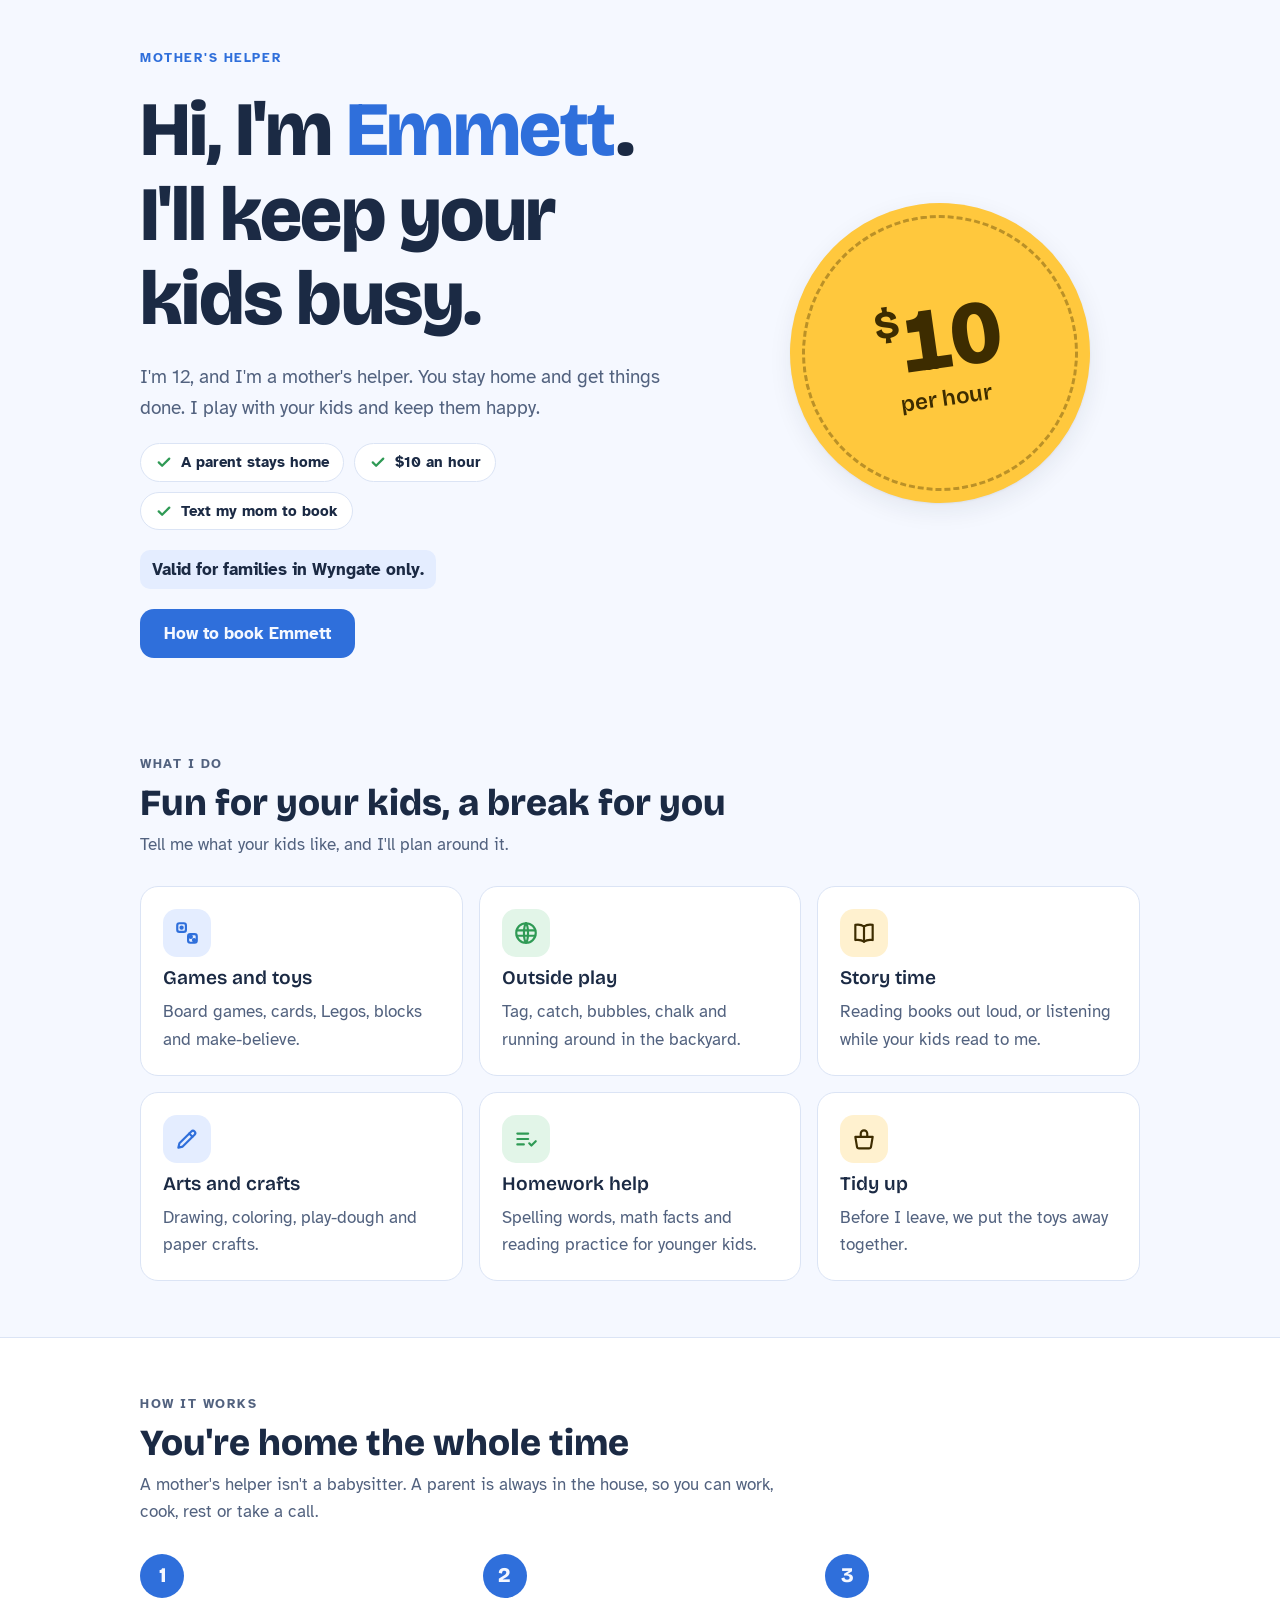
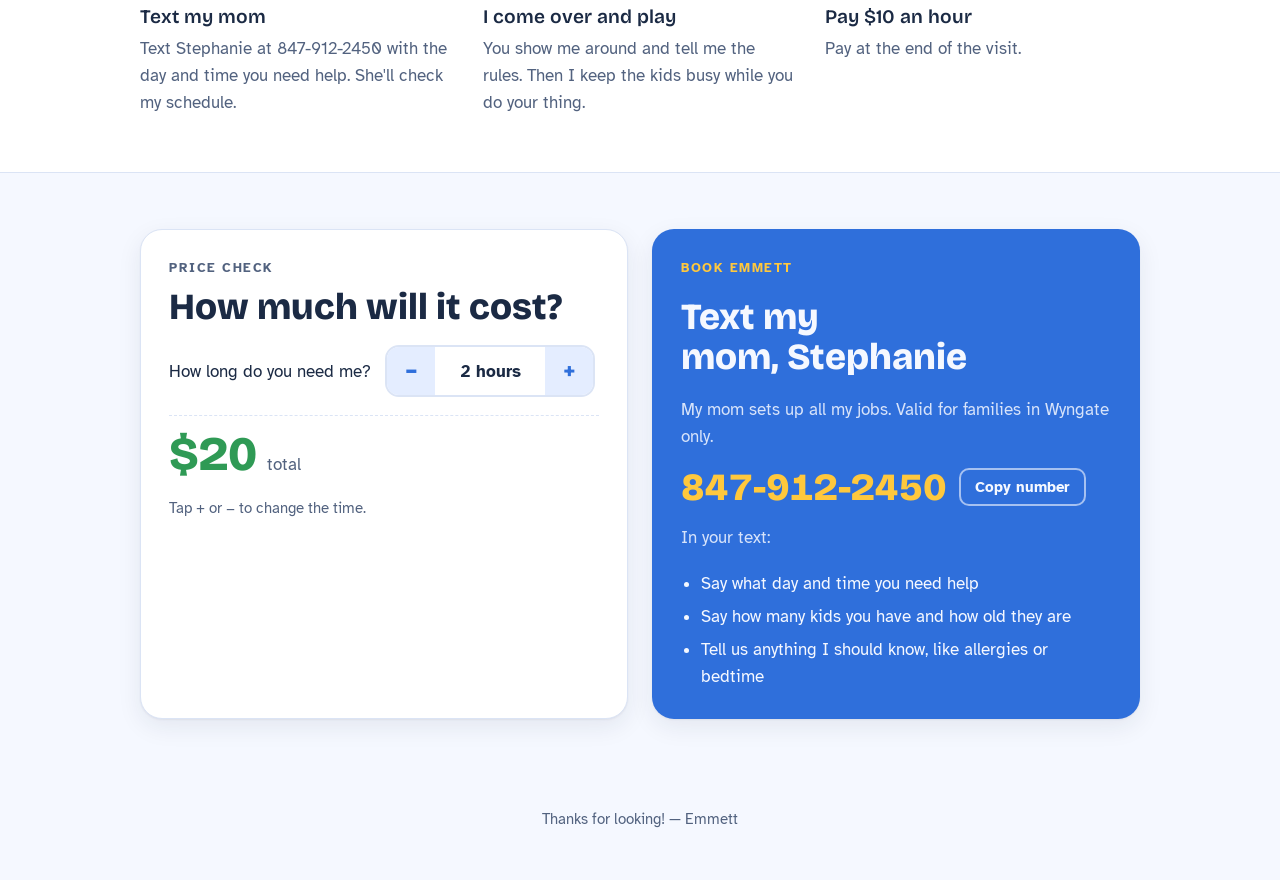
<file: emmett/index.html>
<!DOCTYPE html>
<html lang="en">
<head>
<meta charset="UTF-8">
<meta name="viewport" content="width=device-width, initial-scale=1.0">
<meta name="description" content="Emmett is a 12-year-old mother's helper. $10 an hour. Text his mom, Stephanie, to book.">
<title>Emmett the Mother's Helper</title>
<link rel="preconnect" href="https://fonts.googleapis.com">
<link rel="preconnect" href="https://fonts.gstatic.com" crossorigin>
<link href="https://fonts.googleapis.com/css2?family=Bricolage+Grotesque:opsz,wght@12..96,600;12..96,800&family=Atkinson+Hyperlegible:wght@400;700&display=swap" rel="stylesheet">
<style>
  :root {
    --bg: #f5f8ff;
    --surface: #ffffff;
    --ink: #1b2a44;
    --ink-soft: #52627f;
    --line: #dbe4f5;
    --blue: #2f6fdb;
    --blue-soft: #e4edff;
    --sun: #ffc83d;
    --sun-ink: #3d2c00;
    --grass: #2f9a55;
    --grass-soft: #e2f5e8;
    --shadow: 0 1px 2px rgba(27, 42, 68, .06), 0 8px 24px rgba(27, 42, 68, .08);
    --display: "Bricolage Grotesque", "Trebuchet MS", system-ui, sans-serif;
    --body: "Atkinson Hyperlegible", "Segoe UI", system-ui, sans-serif;
  }
  @media (prefers-color-scheme: dark) {
    :root:not([data-theme="light"]) {
      color-scheme: dark;
      --bg: #0f1830; --surface: #172341; --ink: #e8eefa; --ink-soft: #a7b4cf; --line: #2a3a5f;
      --blue: #86adff; --blue-soft: #1e2f57; --sun: #ffd35c; --sun-ink: #2b1f00;
      --grass: #6fd394; --grass-soft: #173a2a; --shadow: 0 8px 24px rgba(0, 0, 0, .35);
    }
  }
  :root[data-theme="dark"] {
    color-scheme: dark;
    --bg: #0f1830; --surface: #172341; --ink: #e8eefa; --ink-soft: #a7b4cf; --line: #2a3a5f;
    --blue: #86adff; --blue-soft: #1e2f57; --sun: #ffd35c; --sun-ink: #2b1f00;
    --grass: #6fd394; --grass-soft: #173a2a; --shadow: 0 8px 24px rgba(0, 0, 0, .35);
  }

  * { box-sizing: border-box; }
  body {
    margin: 0;
    background: var(--bg);
    color: var(--ink);
    font: 400 1.0625rem/1.6 var(--body);
  }
  .wrap { max-width: 1040px; margin: 0 auto; padding-inline: 20px; }
  h1, h2, h3 { font-family: var(--display); line-height: 1.1; text-wrap: balance; margin: 0; }
  h2 { font-size: clamp(1.7rem, 4vw, 2.3rem); font-weight: 800; }
  h3 { font-size: 1.2rem; font-weight: 600; }
  p { margin: 0; }
  .eyebrow {
    font-size: .8rem; font-weight: 700; letter-spacing: .12em; text-transform: uppercase; color: var(--blue);
  }
  section { padding-block: 56px; }
  .section-head { display: grid; gap: 8px; margin-bottom: 28px; max-width: 60ch; }
  .section-head p { color: var(--ink-soft); }

  /* Hero */
  .hero { padding-block: 48px 40px; }
  .hero-grid {
    display: grid; grid-template-columns: 1.4fr 1fr; gap: 40px; align-items: center;
  }
  .hero h1 { font-size: clamp(2.6rem, 8vw, 4.8rem); font-weight: 800; letter-spacing: -.02em; }
  .hero h1 .name { color: var(--blue); }
  .hero-copy { display: grid; gap: 20px; }
  .hero-copy .lead { font-size: 1.2rem; color: var(--ink-soft); max-width: 46ch; }
  .facts { display: flex; flex-wrap: wrap; gap: 10px; padding: 0; margin: 0; list-style: none; }
  .facts li {
    display: inline-flex; align-items: center; gap: 8px;
    background: var(--surface); border: 1px solid var(--line); border-radius: 999px;
    padding: 6px 14px; font-weight: 700; font-size: .95rem;
  }
  .facts svg { width: 18px; height: 18px; color: var(--grass); flex-shrink: 0; }
  .area {
    justify-self: start; font-weight: 700; color: var(--ink);
    background: var(--blue-soft); border-radius: 10px; padding: 6px 12px;
  }
  .btn {
    display: inline-flex; align-items: center; gap: 8px; justify-self: start;
    background: var(--blue); color: var(--bg); text-decoration: none;
    font: 700 1.05rem var(--body); padding: 14px 24px; border-radius: 14px;
  }
  .btn:hover { filter: brightness(1.08); }
  a:focus-visible, button:focus-visible { outline: 3px solid var(--sun); outline-offset: 3px; }

  /* Price sticker */
  .sticker-wrap { display: grid; place-items: center; }
  .sticker {
    width: min(300px, 80vw); aspect-ratio: 1; max-width: 100%;
    background: var(--sun); color: var(--sun-ink);
    border-radius: 50%;
    display: grid; place-content: center; text-align: center; gap: 2px;
    transform: rotate(-8deg);
    box-shadow: var(--shadow);
    position: relative;
  }
  .sticker::before {
    content: ""; position: absolute; inset: 12px; border-radius: 50%;
    border: 3px dashed color-mix(in srgb, var(--sun-ink) 35%, transparent);
  }
  .sticker .amount { font: 800 clamp(4rem, 14vw, 5.6rem)/1 var(--display); letter-spacing: -.03em; font-variant-numeric: tabular-nums; }
  .sticker .amount sup { font-size: .45em; vertical-align: .9em; margin-right: 2px; }
  .sticker .per { font: 600 1.4rem var(--display); }
  .sticker .small { font-size: .9rem; font-weight: 700; margin-top: 4px; }

  /* What I do */
  .activities { display: grid; grid-template-columns: repeat(3, 1fr); gap: 16px; }
  .activity {
    background: var(--surface); border: 1px solid var(--line); border-radius: 18px;
    padding: 22px; display: grid; gap: 10px; align-content: start;
  }
  .activity .icon {
    width: 48px; height: 48px; border-radius: 14px; display: grid; place-items: center;
    background: var(--blue-soft); color: var(--blue);
  }
  .activity:nth-child(3n+2) .icon { background: var(--grass-soft); color: var(--grass); }
  .activity:nth-child(3n) .icon { background: color-mix(in srgb, var(--sun) 25%, var(--surface)); color: var(--sun-ink); }
  :root[data-theme="dark"] .activity:nth-child(3n) .icon { color: var(--sun); }
  @media (prefers-color-scheme: dark) { :root:not([data-theme="light"]) .activity:nth-child(3n) .icon { color: var(--sun); } }
  .activity svg { width: 26px; height: 26px; }
  .activity p { color: var(--ink-soft); }

  /* How it works */
  .how { background: var(--surface); border-block: 1px solid var(--line); }
  .steps { display: grid; grid-template-columns: repeat(3, 1fr); gap: 28px; padding: 0; margin: 0; list-style: none; counter-reset: step; }
  .steps li { display: grid; gap: 8px; align-content: start; counter-increment: step; }
  .steps li::before {
    content: counter(step);
    width: 44px; height: 44px; border-radius: 50%;
    display: grid; place-items: center;
    background: var(--blue); color: var(--bg);
    font: 800 1.3rem var(--display);
  }
  .steps p { color: var(--ink-soft); }

  /* Calculator + contact */
  .two-col { display: grid; grid-template-columns: 1fr 1fr; gap: 24px; align-items: stretch; }
  .panel {
    background: var(--surface); border: 1px solid var(--line); border-radius: 22px;
    padding: 28px; display: grid; gap: 18px; align-content: start; box-shadow: var(--shadow);
  }
  .calc-row { display: flex; align-items: center; gap: 14px; flex-wrap: wrap; }
  .stepper { display: inline-flex; align-items: center; border: 2px solid var(--line); border-radius: 14px; overflow: hidden; }
  .stepper button {
    width: 48px; height: 48px; border: 0; background: var(--blue-soft); color: var(--blue);
    font: 800 1.5rem var(--display); cursor: pointer;
  }
  .stepper button:disabled { opacity: .4; cursor: default; }
  .stepper output { min-width: 110px; text-align: center; font-weight: 700; font-variant-numeric: tabular-nums; }
  .total {
    display: flex; align-items: baseline; gap: 10px; padding-top: 14px; border-top: 1px dashed var(--line);
  }
  .total .value { font: 800 3rem/1 var(--display); color: var(--grass); font-variant-numeric: tabular-nums; }
  .total .label { color: var(--ink-soft); }
  .note { font-size: .95rem; color: var(--ink-soft); }
  .contact { background: var(--blue); color: var(--bg); border-color: transparent; }
  .contact .eyebrow { color: var(--sun); }
  .contact p { color: color-mix(in srgb, var(--bg) 85%, var(--blue)); }
  .phone-row { display: flex; flex-wrap: wrap; align-items: center; gap: 12px; }
  .phone {
    font: 800 clamp(1.8rem, 6vw, 2.4rem)/1 var(--display); color: var(--sun);
    text-decoration: none; font-variant-numeric: tabular-nums; user-select: all;
  }
  .copy {
    font: 700 .95rem var(--body); padding: 8px 14px; border-radius: 10px; cursor: pointer;
    background: transparent; color: var(--bg); border: 2px solid color-mix(in srgb, var(--bg) 60%, var(--blue));
  }
  .contact ul { margin: 0; padding-left: 1.2em; display: grid; gap: 6px; }

  footer { padding-block: 32px 48px; color: var(--ink-soft); font-size: .95rem; text-align: center; }

  @media (max-width: 800px) {
    .hero-grid, .two-col { grid-template-columns: 1fr; }
    .sticker-wrap { order: -1; }
    .sticker { width: 220px; }
    .activities { grid-template-columns: repeat(2, 1fr); }
    .steps { grid-template-columns: 1fr; gap: 20px; }
  }
  @media (max-width: 520px) {
    .activities { grid-template-columns: 1fr; }
    section { padding-block: 40px; }
  }
  @media (prefers-reduced-motion: no-preference) {
    .sticker { animation: wobble 5s ease-in-out infinite; }
    @keyframes wobble { 0%, 100% { transform: rotate(-8deg); } 50% { transform: rotate(-4deg) scale(1.02); } }
  }
</style>
</head>
<body>

<header class="hero">
  <div class="wrap hero-grid">
    <div class="hero-copy">
      <p class="eyebrow">Mother's helper</p>
      <h1>Hi, I'm <span class="name">Emmett</span>. I'll keep your kids busy.</h1>
      <p class="lead">I'm 12, and I'm a mother's helper. You stay home and get things done. I play with your kids and keep them happy.</p>
      <ul class="facts">
        <li><svg viewBox="0 0 24 24" fill="none" stroke="currentColor" stroke-width="3" stroke-linecap="round" stroke-linejoin="round"><path d="M5 12.5l4.5 4.5L19 7.5"/></svg>A parent stays home</li>
        <li><svg viewBox="0 0 24 24" fill="none" stroke="currentColor" stroke-width="3" stroke-linecap="round" stroke-linejoin="round"><path d="M5 12.5l4.5 4.5L19 7.5"/></svg>$10 an hour</li>
        <li><svg viewBox="0 0 24 24" fill="none" stroke="currentColor" stroke-width="3" stroke-linecap="round" stroke-linejoin="round"><path d="M5 12.5l4.5 4.5L19 7.5"/></svg>Text my mom to book</li>
      </ul>
      <p class="area">Valid for families in Wyngate only.</p>
      <a class="btn" href="#book">How to book Emmett</a>
    </div>
    <div class="sticker-wrap">
      <div class="sticker" role="img" aria-label="10 dollars per hour">
        <span class="amount"><sup>$</sup>10</span>
        <span class="per">per hour</span>
      </div>
    </div>
  </div>
</header>

<main>
  <section id="what">
    <div class="wrap">
      <div class="section-head">
        <p class="eyebrow">What I do</p>
        <h2>Fun for your kids, a break for you</h2>
        <p>Tell me what your kids like, and I'll plan around it.</p>
      </div>
      <div class="activities">
        <article class="activity">
          <div class="icon"><svg viewBox="0 0 24 24" fill="none" stroke="currentColor" stroke-width="2" stroke-linecap="round" stroke-linejoin="round"><rect x="3" y="3" width="8" height="8" rx="2"/><rect x="13" y="13" width="8" height="8" rx="2"/><circle cx="7" cy="7" r="1" fill="currentColor"/><circle cx="15.5" cy="15.5" r="1" fill="currentColor"/><circle cx="18.5" cy="18.5" r="1" fill="currentColor"/></svg></div>
          <h3>Games and toys</h3>
          <p>Board games, cards, Legos, blocks and make-believe.</p>
        </article>
        <article class="activity">
          <div class="icon"><svg viewBox="0 0 24 24" fill="none" stroke="currentColor" stroke-width="2" stroke-linecap="round" stroke-linejoin="round"><circle cx="12" cy="12" r="9"/><path d="M3.5 9.5h17M3.5 14.5h17M12 3c2.5 3 2.5 15 0 18M12 3c-2.5 3-2.5 15 0 18"/></svg></div>
          <h3>Outside play</h3>
          <p>Tag, catch, bubbles, chalk and running around in the backyard.</p>
        </article>
        <article class="activity">
          <div class="icon"><svg viewBox="0 0 24 24" fill="none" stroke="currentColor" stroke-width="2" stroke-linecap="round" stroke-linejoin="round"><path d="M12 6c-2-1.5-5-2-8-1.5v14c3-.5 6 0 8 1.5 2-1.5 5-2 8-1.5v-14c-3-.5-6 0-8 1.5z"/><path d="M12 6v14"/></svg></div>
          <h3>Story time</h3>
          <p>Reading books out loud, or listening while your kids read to me.</p>
        </article>
        <article class="activity">
          <div class="icon"><svg viewBox="0 0 24 24" fill="none" stroke="currentColor" stroke-width="2" stroke-linecap="round" stroke-linejoin="round"><path d="M4 20l4-1L19 8a2.1 2.1 0 0 0-3-3L5 16l-1 4z"/><path d="M14 7l3 3"/></svg></div>
          <h3>Arts and crafts</h3>
          <p>Drawing, coloring, play-dough and paper crafts.</p>
        </article>
        <article class="activity">
          <div class="icon"><svg viewBox="0 0 24 24" fill="none" stroke="currentColor" stroke-width="2" stroke-linecap="round" stroke-linejoin="round"><path d="M4 7h10M4 12h10M4 17h6"/><path d="M15 16l2 2 4-4"/></svg></div>
          <h3>Homework help</h3>
          <p>Spelling words, math facts and reading practice for younger kids.</p>
        </article>
        <article class="activity">
          <div class="icon"><svg viewBox="0 0 24 24" fill="none" stroke="currentColor" stroke-width="2" stroke-linecap="round" stroke-linejoin="round"><path d="M4 10h16l-1.5 9a2 2 0 0 1-2 1.7h-9a2 2 0 0 1-2-1.7L4 10z"/><path d="M9 10V7a3 3 0 0 1 6 0v3"/></svg></div>
          <h3>Tidy up</h3>
          <p>Before I leave, we put the toys away together.</p>
        </article>
      </div>
    </div>
  </section>

  <section class="how">
    <div class="wrap">
      <div class="section-head">
        <p class="eyebrow">How it works</p>
        <h2>You're home the whole time</h2>
        <p>A mother's helper isn't a babysitter. A parent is always in the house, so you can work, cook, rest or take a call.</p>
      </div>
      <ol class="steps">
        <li><h3>Text my mom</h3><p>Text Stephanie at 847-912-2450 with the day and time you need help. She'll check my schedule.</p></li>
        <li><h3>I come over and play</h3><p>You show me around and tell me the rules. Then I keep the kids busy while you do your thing.</p></li>
        <li><h3>Pay $10 an hour</h3><p>Pay at the end of the visit.</p></li>
      </ol>
    </div>
  </section>

  <section id="book">
    <div class="wrap two-col">
      <div class="panel">
        <div class="section-head" style="margin:0">
          <p class="eyebrow">Price check</p>
          <h2>How much will it cost?</h2>
        </div>
        <div class="calc-row">
          <span id="hours-label">How long do you need me?</span>
          <div class="stepper" role="group" aria-labelledby="hours-label">
            <button type="button" id="less" aria-label="Less time">−</button>
            <output id="hours" aria-live="polite">2 hours</output>
            <button type="button" id="more" aria-label="More time">+</button>
          </div>
        </div>
        <div class="total">
          <span class="value" id="total">$20</span>
          <span class="label">total</span>
        </div>
        <p class="note">Tap + or − to change the time.</p>
      </div>

      <div class="panel contact">
        <p class="eyebrow">Book Emmett</p>
        <h2>Text my mom, Stephanie</h2>
        <p>My mom sets up all my jobs. Valid for families in Wyngate only.</p>
        <div class="phone-row">
          <a class="phone" id="phone" href="sms:+18479122450">847-912-2450</a>
          <button type="button" class="copy" id="copy">Copy number</button>
        </div>
        <p>In your text:</p>
        <ul>
          <li>Say what day and time you need help</li>
          <li>Say how many kids you have and how old they are</li>
          <li>Tell us anything I should know, like allergies or bedtime</li>
        </ul>
      </div>
    </div>
  </section>
</main>

<footer>
  <div class="wrap">Thanks for looking! — Emmett</div>
</footer>

<script>
  const copyBtn = document.getElementById("copy");
  copyBtn.addEventListener("click", () => {
    const done = () => { copyBtn.textContent = "Copied"; setTimeout(() => (copyBtn.textContent = "Copy number"), 2000); };
    const select = () => { const r = document.createRange(); r.selectNodeContents(document.getElementById("phone")); const sel = getSelection(); sel.removeAllRanges(); sel.addRange(r); };
    try { navigator.clipboard.writeText("847-912-2450").then(done, select); } catch { select(); }
  });

  const RATE = 10;
  let hours = 2;
  const out = document.getElementById("hours");
  const total = document.getElementById("total");
  const less = document.getElementById("less");
  const more = document.getElementById("more");
  function render() {
    const whole = Number.isInteger(hours);
    out.textContent = (whole ? hours : hours.toFixed(1)) + (hours === 1 ? " hour" : " hours");
    total.textContent = "$" + (hours * RATE).toFixed(whole ? 0 : 2).replace(/\.00$/, "");
    less.disabled = hours <= 1;
    more.disabled = hours >= 6;
  }
  less.addEventListener("click", () => { hours = Math.max(1, hours - 0.5); render(); });
  more.addEventListener("click", () => { hours = Math.min(6, hours + 0.5); render(); });
  render();
</script>
</body>
</html>
</file>
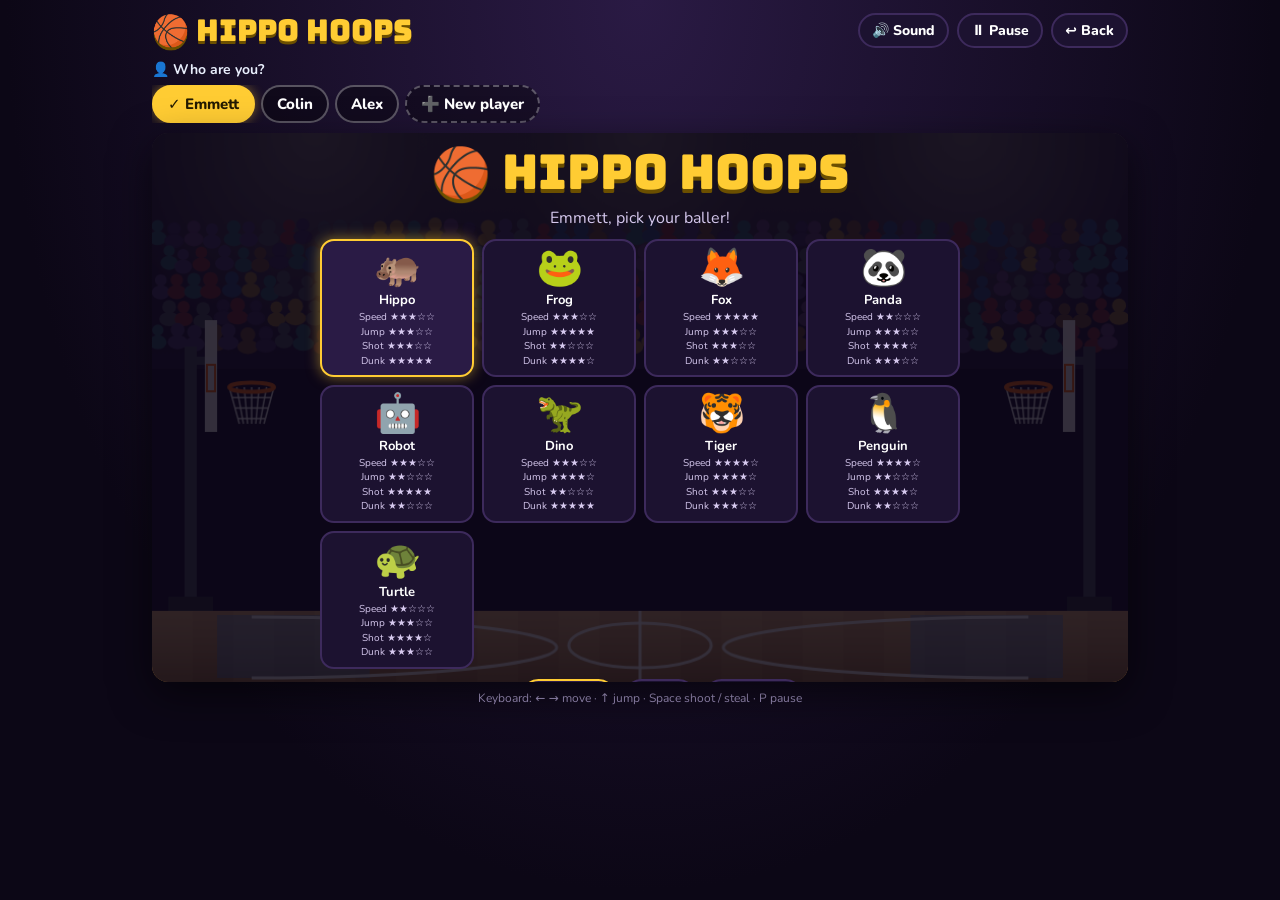
<file: hippo-hoops/index.html>
<!DOCTYPE html>
<html lang="en">
<head>
<meta charset="utf-8">
<meta name="viewport" content="width=device-width, initial-scale=1">
<title>Hippo Hoops</title>
<meta name="description" content="One-on-one arcade basketball: pick a baller, dunk, steal, block and shoot threes.">
<link rel="preconnect" href="https://fonts.googleapis.com">
<link href="https://fonts.googleapis.com/css2?family=Bungee&family=Nunito:wght@600;800&display=swap" rel="stylesheet">
<style>
/* Night arena, purple and gold. One theme on purpose. */
:root{--gold:#ffcc33;--gold-d:#a8800f;--soft:#d6c9ee;--line:#3d2a5c;--panel:#1c1230;color-scheme:dark}
*{box-sizing:border-box;-webkit-tap-highlight-color:transparent}
html,body{margin:0}
body{background:radial-gradient(ellipse at top,#2a1a44,#0c0716 70%);background-attachment:fixed;color:#fff;font-family:Nunito,system-ui,sans-serif;min-height:100vh}
button{font:inherit;color:inherit;cursor:pointer}
button:focus-visible{outline:3px solid var(--gold);outline-offset:2px}
.wrap{width:min(100%,1000px);margin:0 auto;padding:10px 12px 18px}
.top{display:flex;align-items:center;justify-content:space-between;gap:8px;margin-bottom:8px}
.top h1{font-family:Bungee,sans-serif;font-weight:400;color:var(--gold);font-size:clamp(20px,4vw,30px);margin:0;text-shadow:0 3px 0 #6b4f00}
.tbtn{background:var(--panel);border:2px solid var(--line);border-radius:999px;padding:6px 12px;font-weight:800;font-size:14px}
.pk{margin:10px 0;font-weight:800;font-size:14px;color:#e8eefc}
.pk-chips{display:flex;flex-wrap:wrap;gap:6px;margin-top:6px;max-height:122px;overflow-y:auto}
.pk-chip{font:inherit;font-weight:800;font-size:15px;color:#fff;background:rgba(0,0,0,.35);border:2px solid rgba(255,255,255,.3);border-radius:999px;padding:7px 14px;cursor:pointer}
.pk-chip.on{background:#ffcc33;color:#231a00;border-color:#ffcc33;box-shadow:0 0 12px rgba(255,204,51,.45)}
.pk-chip.add{border-style:dashed}
.pk-form{display:flex;gap:6px;margin-top:8px}.pk-form[hidden]{display:none}
.pk-form input{flex:1;min-width:0;font:inherit;padding:9px 11px;border-radius:10px;border:2px solid rgba(255,255,255,.3);background:rgba(0,0,0,.4);color:#fff}
.pk-form button{font:inherit;font-weight:800;border:0;border-radius:10px;padding:9px 14px;background:#ffcc33;color:#231a00;cursor:pointer}
.pk-del{font:inherit;font-weight:700;background:none;border:0;color:inherit;opacity:.8;text-decoration:underline;padding:8px 0 0;cursor:pointer}
.stage{position:relative;width:100%;aspect-ratio:16/9;border-radius:16px;overflow:hidden;box-shadow:0 12px 40px rgba(0,0,0,.55);background:#000;touch-action:none;user-select:none}
canvas{width:100%;height:100%;display:block}
.overlay{position:absolute;inset:0;display:flex;flex-direction:column;align-items:center;justify-content:safe center;gap:10px;background:rgba(10,6,20,.82);padding:14px;text-align:center;overflow-y:auto}
.hidden{display:none !important}
.big{font-family:Bungee,sans-serif;font-weight:400;color:var(--gold);font-size:clamp(26px,5.5vw,48px);margin:0;text-shadow:0 4px 0 #6b4f00;line-height:1.05}
.sub{color:var(--soft);margin:0;font-size:clamp(13px,1.8vw,16px)}
.pick{display:grid;grid-template-columns:repeat(4,1fr);gap:8px;width:min(100%,640px)}
.ch{background:var(--panel);border:2px solid var(--line);border-radius:14px;padding:6px 4px 8px;display:flex;flex-direction:column;align-items:center;gap:2px}
.ch.on{border-color:var(--gold);box-shadow:0 0 14px rgba(255,204,51,.5);background:#2a1b45}
.ch .e{font-size:clamp(24px,4.6vw,38px);line-height:1.1}
.ch b{font-size:13px}
.ch small{font-size:10px;color:var(--soft);line-height:1.25;white-space:nowrap}
.row{display:flex;gap:8px;flex-wrap:wrap;justify-content:center;align-items:center}
.lbl{font-weight:800;color:var(--soft);font-size:13px}
.chip{background:var(--panel);border:2px solid var(--line);border-radius:999px;padding:6px 12px;font-weight:800;font-size:14px}
.chip.on{border-color:var(--gold);background:#2c1c48}
.btn{font-family:Bungee,sans-serif;font-weight:400;font-size:clamp(16px,2.6vw,22px);border:0;border-radius:14px;padding:12px 26px;background:var(--gold);color:#2a1a00;box-shadow:0 4px 0 var(--gold-d)}
.btn:active{transform:translateY(3px);box-shadow:0 1px 0 var(--gold-d)}
.btn.alt{background:#e7def5;box-shadow:0 4px 0 #8a7aa8}
.help{font-size:12.5px;color:var(--soft);max-width:640px;margin:0}
.rec{font-size:12.5px;color:#ffe08a;margin:0}
.stats{display:grid;grid-template-columns:repeat(3,auto);gap:4px 18px;font-size:14px;color:var(--soft)}
.stats b{color:#fff}
.touch{display:none;justify-content:space-between;gap:10px;margin-top:10px}
.touch .pad{display:flex;gap:10px}
.tk{width:72px;height:64px;border-radius:16px;border:2px solid var(--line);background:var(--panel);font-size:26px;font-weight:800;touch-action:none}
.tk.wide{width:96px;font-size:16px;font-family:Bungee,sans-serif}
.tk.shoot{background:#e8711a;border-color:#ffb06a}
.tk.down{filter:brightness(1.4);transform:scale(.96)}
@media (pointer:coarse){.touch{display:flex}}
.keys{font-size:12px;color:#a99bc9;text-align:center;margin-top:8px}
@media (pointer:coarse){.keys{display:none}}
</style>
</head>
<body>
<div class="wrap">
  <div class="top"><h1>🏀 Hippo Hoops</h1><div class="row"><button class="tbtn" id="muteBtn" type="button">🔊 Sound</button><button class="tbtn" id="pauseBtn" type="button">⏸ Pause</button><button class="tbtn hidden" id="backBtn" type="button">↩ Back</button></div></div>
  <div class="pk" id="pkBox" hidden></div>
  <div class="stage" id="stage">
    <canvas id="cv" width="960" height="540" aria-label="Basketball court"></canvas>
    <div class="overlay" id="menu">
      <p class="big">🏀 HIPPO HOOPS</p>
      <p class="sub" id="hello">One-on-one arcade basketball. Pick your baller!</p>
      <div class="pick" id="pick"></div>
      <div class="row"><span class="lbl">Level:</span><button class="chip" data-lv="rookie" type="button">🌱 Rookie</button><button class="chip" data-lv="pro" type="button">⭐ Pro</button><button class="chip" data-lv="legend" type="button">👑 Legend</button></div>
      <div class="row"><span class="lbl">Game:</span><button class="chip" data-mode="to11" type="button">First to 11</button><button class="chip" data-mode="timed" type="button">⏱ 2 minutes</button></div>
      <button class="btn" id="playBtn" type="button">▶ Play!</button>
      <p class="rec" id="rec"></p>
      <p class="help">← → move · ↑ jump · Space shoot (hold to fill the meter, let go in the <b style="color:#5cf08a">green</b> for a perfect shot) · Space near the other player = steal · jump in front of a shot = block · jump near the hoop and shoot = DUNK · 3 baskets in a row = 🔥 ON FIRE</p>
    </div>
    <div class="overlay hidden" id="pausebox"><p class="big">⏸ Paused</p><div class="row"><button class="btn" id="resumeBtn" type="button">▶ Keep playing</button><button class="btn alt" id="quitBtn" type="button">Menu</button></div></div>
    <div class="overlay hidden" id="endbox"><p class="big" id="endTitle">YOU WIN!</p><p class="sub" id="endScore"></p><div class="stats" id="endStats"></div><p class="rec" id="endRec"></p><div class="row"><button class="btn" id="againBtn" type="button">🔁 Rematch</button><button class="btn alt" id="menuBtn" type="button">Menu</button></div></div>
  </div>
  <div class="touch" id="touch">
    <div class="pad"><button class="tk" data-k="left" type="button" aria-label="Move left">◀</button><button class="tk" data-k="right" type="button" aria-label="Move right">▶</button></div>
    <div class="pad"><button class="tk wide" data-k="jump" type="button">JUMP</button><button class="tk wide shoot" data-k="shoot" type="button">SHOOT</button></div>
  </div>
  <p class="keys">Keyboard: ← → move · ↑ jump · Space shoot / steal · P pause</p>
</div>
<script>
/* ===== Hippo Hoops: an original one-on-one arcade basketball game ===== */
// The Study Arcade site can set the player's save key and name here; on its own page it uses these.
const PLAYER = /*HOOPS_PLAYER*/{ key: "hippoHoops_v1", name: "" }/*END_HOOPS_PLAYER*/;

/* 👤 On its own page (not inside Study Arcade) this game keeps its own players: Emmett, Colin and Alex are always here, and anyone can be added (up to 100). */
const PICK = (() => {
  if (PLAYER.name) return null;   // inside Study Arcade the site already picked the player
  const PERM = [{ id: "emmett", name: "Emmett" }, { id: "colin", name: "Colin" }, { id: "alex", name: "Alex" }];
  let t = { cur: "emmett", list: [] };
  try { const v = JSON.parse(localStorage.getItem("hippoHoops_players")); if (v && Array.isArray(v.list)) t = { cur: v.cur, list: v.list.filter(p => p && p.id && p.name) }; } catch (e) {}
  const perm = PERM.map(q => t.list.find(p => p.id === q.id) || t.list.find(p => p.name.toLowerCase() === q.name.toLowerCase()) || q);
  t.list = [...perm, ...t.list.filter(p => !perm.includes(p))].slice(0, 100); t.perm = new Set(perm.map(p => p.id));
  if (!t.list.some(p => p.id === t.cur)) t.cur = "emmett";
  if (t.cur !== "emmett") PLAYER.key += ":" + t.cur;
  PLAYER.name = t.list.find(p => p.id === t.cur).name;
  t.use = id => { t.cur = id; try { localStorage.setItem("hippoHoops_players", JSON.stringify({ cur: t.cur, list: t.list })); } catch (e) {} location.reload(); };
  return t;
})();
function pickerUI() {
  const box = document.getElementById("pkBox"); if (!PICK || !box) return;
  const e = s => String(s).replace(/[&<>"']/g, c => ({ "&": "&amp;", "<": "&lt;", ">": "&gt;", '"': "&quot;", "'": "&#39;" }[c]));
  box.hidden = false;
  box.innerHTML = `<b>👤 Who are you?</b><div class="pk-chips">${PICK.list.map(p => `<button type="button" class="pk-chip${p.id === PICK.cur ? " on" : ""}" data-pk="${p.id}" aria-pressed="${p.id === PICK.cur}">${p.id === PICK.cur ? "✓ " : ""}${e(p.name)}</button>`).join("")}${PICK.list.length < 100 ? `<button type="button" class="pk-chip add" id="pkAdd">➕ New player</button>` : ""}</div>` +
    `<form class="pk-form" id="pkForm" hidden><input id="pkName" maxlength="30" placeholder="New player's name" aria-label="New player's name" autocomplete="off"><button type="submit">Add</button></form>` +
    (PICK.perm.has(PICK.cur) ? "" : `<button type="button" class="pk-del" id="pkDel">🗑 Remove ${e(PLAYER.name)}</button>`);
  box.querySelectorAll("[data-pk]").forEach(b => b.onclick = () => { if (b.dataset.pk !== PICK.cur) PICK.use(b.dataset.pk); });
  const add = document.getElementById("pkAdd"), form = document.getElementById("pkForm"), del = document.getElementById("pkDel");
  if (add) add.onclick = () => { form.hidden = !form.hidden; if (!form.hidden) document.getElementById("pkName").focus(); };
  form.onsubmit = ev => {
    ev.preventDefault(); const n = document.getElementById("pkName").value.replace(/\s+/g, " ").trim().slice(0, 30); if (!n) return;
    const old = PICK.list.find(p => p.name.toLowerCase() === n.toLowerCase()); if (old) return PICK.use(old.id);
    const id = "p" + Date.now().toString(36) + Math.floor(Math.random() * 1000); PICK.list.push({ id, name: n }); PICK.use(id);
  };
  if (del) del.onclick = () => {
    if (!del.dataset.sure) { del.dataset.sure = 1; del.textContent = `Tap again to remove ${PLAYER.name}`; return; }
    PICK.list = PICK.list.filter(p => p.id !== PICK.cur); PICK.use("emmett");
  };
}
const W = 960, H = 540, FLOOR = 470, GP = .62, GB = .42, RIM = 22, BR = 11;
const HOOPS = [{ x: 862, y: 250, board: 896, dir: 1 }, { x: 98, y: 250, board: 64, dir: -1 }];   // [0] you shoot here, [1] the computer shoots here
const CHARS = [
  { id: "hippo", e: "🦛", name: "Hippo", spd: 3, jmp: 3, sht: 3, dnk: 5, col: "#8a6bd6", note: "Big dunker" },
  { id: "frog", e: "🐸", name: "Frog", spd: 3, jmp: 5, sht: 2, dnk: 4, col: "#2fa35a", note: "Super jumper" },
  { id: "fox", e: "🦊", name: "Fox", spd: 5, jmp: 3, sht: 3, dnk: 2, col: "#e8711a", note: "Fastest feet" },
  { id: "panda", e: "🐼", name: "Panda", spd: 2, jmp: 3, sht: 4, dnk: 3, col: "#555c66", note: "Sneaky steals" },
  { id: "robot", e: "🤖", name: "Robot", spd: 3, jmp: 2, sht: 5, dnk: 2, col: "#5f7d95", note: "Sharpshooter" },
  { id: "dino", e: "🦖", name: "Dino", spd: 3, jmp: 4, sht: 2, dnk: 5, col: "#3b8f3a", note: "Monster dunks" },
  { id: "tiger", e: "🐯", name: "Tiger", spd: 4, jmp: 4, sht: 3, dnk: 3, col: "#f2a516", note: "All-around" },
  { id: "penguin", e: "🐧", name: "Penguin", spd: 4, jmp: 2, sht: 4, dnk: 2, col: "#2c3e66", note: "Cool shooter" },
  { id: "turtle", e: "🐢", name: "Turtle", spd: 2, jmp: 3, sht: 4, dnk: 3, col: "#2f9e6a", note: "Never gives up" },
];
const LEVELS = {
  rookie: { name: "Rookie", spd: .82, acc: .8, steal: .004, block: .22, dunk: .15, rmin: 90, rmax: 220, perfect: .1, react: 26 },
  pro: { name: "Pro", spd: .95, acc: .95, steal: .009, block: .42, dunk: .35, rmin: 90, rmax: 300, perfect: .25, react: 15 },
  legend: { name: "Legend", spd: 1.05, acc: 1.07, steal: .015, block: .62, dunk: .5, rmin: 90, rmax: 340, perfect: .45, react: 8 },
};
const $ = id => document.getElementById(id);
const cv = $("cv"), cx = cv.getContext("2d");
const clamp = (v, a, b) => Math.max(a, Math.min(b, v)), rnd = (a, b) => a + Math.random() * (b - a), pick = a => a[Math.floor(Math.random() * a.length)];
const RM = matchMedia("(prefers-reduced-motion: reduce)").matches;
const EMOJI_FONT = '"Apple Color Emoji","Segoe UI Emoji","Noto Color Emoji",sans-serif';

/* ---------- saving ---------- */
const freshRec = () => ({ wins: { rookie: 0, pro: 0, legend: 0 }, losses: { rookie: 0, pro: 0, legend: 0 }, dunks: 0, threes: 0, char: "hippo", lv: "rookie", mode: "to11", sound: true });
let REC = freshRec();
try { const v = JSON.parse(localStorage.getItem(PLAYER.key)); if (v && v.wins) REC = Object.assign(REC, v); } catch (e) {}
const saveRec = () => { try { localStorage.setItem(PLAYER.key, JSON.stringify(REC)); } catch (e) {} };

/* ---------- sound (made right here) ---------- */
let AC = null, NB = null;
const ac = () => { try { AC = AC || new (window.AudioContext || window.webkitAudioContext)(); if (AC.state !== "running") AC.resume(); return AC; } catch (e) { return null; } };
function tone(f, d, type = "sine", v = .15, slide = 0, when = 0) {
  if (!REC.sound) return; const a = ac(); if (!a) return;
  try { const t = a.currentTime + when, o = a.createOscillator(), g = a.createGain(); o.type = type; o.frequency.setValueAtTime(f, t); if (slide) o.frequency.exponentialRampToValueAtTime(slide, t + d); g.gain.setValueAtTime(v, t); g.gain.exponentialRampToValueAtTime(.001, t + d); o.connect(g).connect(a.destination); o.start(t); o.stop(t + d + .02); } catch (e) {}
}
function noise(d, freq, q, v, when = 0) {
  if (!REC.sound) return; const a = ac(); if (!a) return;
  try {
    if (!NB) { NB = a.createBuffer(1, a.sampleRate * 1.6, a.sampleRate); const ch = NB.getChannelData(0); for (let i = 0; i < ch.length; i++) ch[i] = Math.random() * 2 - 1; }
    const t = a.currentTime + when, s = a.createBufferSource(), f = a.createBiquadFilter(), g = a.createGain(); s.buffer = NB; f.type = "bandpass"; f.frequency.value = freq; f.Q.value = q;
    g.gain.setValueAtTime(.0001, t); g.gain.linearRampToValueAtTime(v, t + .03); g.gain.exponentialRampToValueAtTime(.0005, t + d); s.connect(f).connect(g).connect(a.destination); s.start(t); s.stop(t + d + .05);
  } catch (e) {}
}
const S = {
  bounce: () => tone(95, .09, "sine", .18, 60),
  swish: () => noise(.28, 3600, .8, .35),
  clank: () => { tone(260, .14, "square", .08); tone(390, .1, "square", .05, 0, .03); },
  cheer: big => noise(big ? 1.5 : .9, 900, .6, big ? .5 : .3, .05),
  aww: () => tone(300, .5, "sawtooth", .045, 160),
  steal: () => { tone(880, .07, "square", .06); tone(1320, .09, "square", .05, 0, .06); },
  block: () => { tone(120, .16, "square", .14, 60); noise(.1, 600, 1, .3); },
  dunk: () => { tone(70, .35, "sine", .35, 40); noise(.25, 400, .7, .45); },
  buzzer: () => [220, 277, 330].forEach(f => tone(f, .9, "sawtooth", .05)),
  whistle: () => { tone(2100, .18, "sine", .1); tone(2300, .25, "sine", .1, 0, .2); },
  fire: () => [523, 659, 784, 1047, 1319].forEach((f, i) => tone(f, .16, "triangle", .1, 0, i * .06)),
  tick: () => tone(1000, .04, "square", .04),
};

/* ---------- the game state ---------- */
let state = "menu", lv = LEVELS[REC.lv] ? REC.lv : "rookie", mode = REC.mode === "timed" ? "timed" : "to11", myChar = CHARS.find(c => c.id === REC.char) || CHARS[0];
let P = [], ball = null, score = [0, 0], frame = 0, clock = 0, overtime = false, resetT = 0, popups = [], parts = [], excite = 0, netShake = [0, 0], stats = null, shake = 0;
const keys = { left: false, right: false, jump: false, shoot: false };
function makePlayer(c, team, x) {
  return { c, team, x, y: FLOOR, vx: 0, vy: 0, face: team === 0 ? 1 : -1, ground: true, cool: 0, stun: 0, charging: false, meter: 0, streak: 0, fire: false, run: 0, shootPose: 0,
    speed: (3.2 + c.spd * .35) * (team === 1 ? LEVELS[lv].spd : 1), jumpV: 10.6 + c.jmp * .45, ai: { t: 0, plan: null } };
}
const other = p => P[1 - p.team];
const hoopOf = p => HOOPS[p.team];
function newGame() {
  const opp = pick(CHARS.filter(c => c.id !== myChar.id));
  P = [makePlayer(myChar, 0, 200), makePlayer(opp, 1, 480)];
  score = [0, 0]; frame = 0; clock = 120 * 60; overtime = false; popups = []; parts = []; excite = 0;
  stats = [{ made: 0, tries: 0, threes: 0, dunks: 0, steals: 0, blocks: 0 }, { made: 0, tries: 0, threes: 0, dunks: 0, steals: 0, blocks: 0 }];
  ball = { x: 0, y: 0, vx: 0, vy: 0, state: "held", owner: P[0], shot: null, noPick: 0, scored: 0, spin: 0 };
  state = "play"; ["menu", "pausebox", "endbox"].forEach(id => $(id).classList.add("hidden")); $("pkBox").hidden = true;
  pop(W / 2, 200, `${myChar.e} vs ${opp.e}`, "#ffcc33", 40); S.whistle();
  try { window.focus(); cv.focus(); } catch (e) {}
}
function pop(x, y, text, color = "#fff", size = 30) { popups.push({ x, y, text, color, size, t: 0 }); }

/* ---------- moves ---------- */
function jump(p) { if (p.ground && p.stun <= 0) { p.vy = -p.jumpV; p.ground = false; } }
function canDunk(p) { const h = hoopOf(p); return !p.ground && Math.abs(h.x - p.x) < 60 + p.c.dnk * 10 && p.y - 95 <= h.y + 42 && ball.owner === p; }
function dunk(p) {
  const h = hoopOf(p); ball.state = "loose"; ball.owner = null; ball.x = h.x; ball.y = h.y + 6; ball.vx = 0; ball.vy = 3; ball.noPick = 30;
  p.x = clamp(p.x, h.x - 40, h.x + 40); p.charging = false; p.meter = 0;
  scoreBasket(p, 2, "DUNK!", true); stats[p.team].dunks++; netShake[p.team] = 30; shake = 14; S.dunk();
}
function startShot(p, quality) {
  const h = hoopOf(p), d = Math.abs(h.x - p.x), three = d > 300;
  let c = d < 110 ? .78 : d < 300 ? .66 - (d - 110) / 190 * .16 : .42 - Math.min(.18, (d - 300) / 400 * .18);
  c += (p.c.sht - 3) * .045 + quality;
  if (!p.ground && Math.abs(p.vy) < 2.6) c += .1;   // let it go at the top of the jump
  const o = other(p), between = (h.x - p.x) * (o.x - p.x) > 0 && Math.abs(o.x - p.x) < 70;
  if (between) c -= o.ground ? .14 : .24;
  if (p.fire) c += .15;
  if (p.team === 1) c *= LEVELS[lv].acc;
  const make = Math.random() < clamp(c, .06, .96);
  const x0 = p.x + p.face * 8, y0 = p.y - 96;
  let tx = h.x, ty = h.y - 2, kind = "make";
  if (!make) { const r = Math.random(); if (r < .45) { tx = h.x + h.dir * (RIM + rnd(2, 9)); kind = "back"; } else if (r < .8) { tx = h.x - h.dir * (RIM + rnd(1, 8)); kind = "front"; } else { tx = h.x - h.dir * rnd(50, 90); ty = h.y + 20; kind = "air"; } }
  const T = clamp(32 + d / 12, 34, 72);
  ball.state = "shot"; ball.owner = null; ball.x = x0; ball.y = y0; ball.vx = (tx - x0) / T; ball.vy = (ty - y0 - .5 * GB * T * T) / T;
  ball.shot = { p, make, kind, pts: three ? 3 : 2, t: 0, T, perfect: quality >= .2 }; ball.noPick = 14;
  stats[p.team].tries++; p.shootPose = 18; p.charging = false; p.meter = 0;
}
function tryShoot(p) {   // the moment the shoot button is pressed
  if (ball.owner === p) {
    if (canDunk(p)) return dunk(p);
    p.charging = true; p.meter = 0; if (p.ground) { p.vy = -7; p.ground = false; }
  } else if (ball.state === "held" && ball.owner === other(p) && p.cool <= 0 && p.stun <= 0) {
    const o = other(p); p.cool = 36;
    if (Math.abs(o.x - p.x) < 54 && Math.abs(o.y - p.y) < 60) {
      const chance = .3 + (p.c.id === "panda" ? .12 : 0) + (o.ground ? 0 : -.1) + (p.team === 1 ? (LEVELS[lv].steal * 8) : 0);
      if (Math.random() < chance) { ball.owner = p; o.charging = false; o.meter = 0; stats[p.team].steals++; pop(p.x, p.y - 140, "STEAL!", "#5cf08a", 30); S.steal(); excite = 30; o.stun = 20; }
      else p.stun = 12;
    }
  }
}
function releaseShot(p) {
  if (!p.charging || ball.owner !== p) { p.charging = false; return; }
  const m = p.meter, perfect = m >= .72 && m <= .9;
  const q = perfect ? .25 : m < .35 ? 0 : m > .97 ? -.16 : m > .9 ? -.06 : .05;
  if (perfect) pop(p.x, p.y - 150, "PERFECT!", "#5cf08a", 24);
  startShot(p, q);
}
function scoreBasket(p, pts, label, big) {
  score[p.team] += pts; stats[p.team].made++; if (pts === 3) { stats[p.team].threes++; }
  ball.scored = 1; resetT = 70; excite = big ? 80 : 50; netShake[p.team] = Math.max(netShake[p.team], 24);
  const h = hoopOf(p); pop(h.x - h.dir * 40, h.y - 60, label + (pts === 3 && label !== "DUNK!" ? "" : ""), p.team === 0 ? "#ffcc33" : "#ff8a7a", label === "DUNK!" ? 44 : 32);
  if (pts === 3) pop(h.x - h.dir * 40, h.y - 20, "+3", "#5cf08a", 26);
  p.streak++; other(p).streak = 0;
  if (other(p).fire) { other(p).fire = false; }
  if (p.streak >= 3 && !p.fire) { p.fire = true; pop(p.x, p.y - 170, "🔥 ON FIRE!", "#ff8a3d", 34); S.fire(); }
  S.cheer(big || pts === 3 || p.team === 0);
  if (p.team === 0) { if (label === "DUNK!") REC.dunks++; if (pts === 3) REC.threes++; }
  checkWin();
}
function missed(p) { p.streak = 0; if (p.fire) { p.fire = false; pop(p.x, p.y - 150, "cooled off", "#9bd1ff", 18); } }
function inbound(team) {   // after a basket, the other team takes it out
  const yours = team === 0;
  P[0].x = yours ? 140 : 640; P[1].x = yours ? 320 : 820;
  P.forEach(p => { p.y = FLOOR; p.vx = p.vy = 0; p.ground = true; p.charging = false; p.meter = 0; p.ai.plan = null; p.ai.t = LEVELS[lv].react; });
  P[0].face = 1; P[1].face = -1;
  ball.state = "held"; ball.owner = P[team]; ball.scored = 0; ball.shot = null;
}
function checkWin() {
  if (mode === "to11" && (score[0] >= 11 || score[1] >= 11)) endGame();
  if (mode === "timed" && overtime && score[0] !== score[1]) endGame();
}
function endGame() {
  state = "end"; S.buzzer();
  const win = score[0] > score[1];
  if (win) REC.wins[lv]++; else REC.losses[lv]++; saveRec();
  $("endTitle").textContent = win ? "🏆 YOU WIN!" : `${P[1].c.e} ${P[1].c.name} WINS`;
  $("endScore").textContent = `${PLAYER.name || "You"} ${score[0]} – ${score[1]} ${P[1].c.name} · ${LEVELS[lv].name}`;
  const s = stats[0];
  $("endStats").innerHTML = `<span>🏀 Shots: <b>${s.made}/${s.tries}</b></span><span>🎯 3-pointers: <b>${s.threes}</b></span><span>💥 Dunks: <b>${s.dunks}</b></span><span>🧤 Steals: <b>${s.steals}</b></span><span>🖐️ Blocks: <b>${s.blocks}</b></span><span>📊 ${LEVELS[lv].name} record: <b>${REC.wins[lv]}–${REC.losses[lv]}</b></span>`;
  $("endRec").textContent = win ? (lv === "rookie" ? "Nice! Try ⭐ Pro next." : lv === "pro" ? "Awesome! Are you ready for 👑 Legend?" : "A LEGEND! 👑") : "So close! Hit Rematch and get them back.";
  setTimeout(() => $("endbox").classList.remove("hidden"), 900);
  if (win) for (let i = 0; i < 120; i++) parts.push({ x: rnd(0, W), y: rnd(-200, 0), vx: rnd(-1, 1), vy: rnd(2, 5), c: pick(["#ffcc33", "#5cf08a", "#2f7de1", "#ff6a9a", "#fff"]), t: 0, life: 260, conf: true });
}

/* ---------- the computer player ---------- */
function cpuThink(c) {
  const L = LEVELS[lv], you = P[0], h = HOOPS[1];
  if (c.stun > 0) { c.vx = 0; return; }
  c.ai.t--;
  const go = dir => { c.vx = dir * c.speed; if (dir) c.face = dir; };
  if (ball.state === "held" && ball.owner === c) {
    const d = Math.abs(c.x - h.x);
    if (!c.ai.plan) c.ai.plan = { range: rnd(L.rmin, L.rmax), dunk: Math.random() < L.dunk * (c.c.dnk / 3.2), pump: Math.random() < .5, juke: 0 };
    const pl = c.ai.plan;
    if (c.charging) { c.meter += 1 / 36; pl.want = pl.want || (Math.random() < L.perfect ? .8 : rnd(.4, 1)); const want = pl.want; if (c.meter >= want || (!c.ground && c.vy > 1.5)) releaseShot(c); go(0); return; }
    if (pl.dunk && d < 60 + c.c.dnk * 10 + 40) { go(-1); if (c.ground) jump(c); else if (canDunk(c)) dunk(c); return; }
    if (d <= pl.range && c.ai.t <= 0) { go(0); if (pl.pump && c.ground) { jump(c); pl.pump = false; c.ai.t = 6; return; } tryShoot(c); return; }
    if (pl.juke > 0) { pl.juke--; go(1); return; }
    if (Math.abs(you.x - c.x) < 46 && you.x < c.x && Math.random() < .02) pl.juke = 12;
    go(-1);
  } else if (ball.state === "held" && ball.owner === you) {
    c.ai.plan = null;
    const target = you.x + 62;
    if (Math.abs(target - c.x) > 10) go(Math.sign(target - c.x)); else { go(0); c.face = -1; }
    if (Math.abs(c.x - you.x) < 52 && Math.random() < L.steal) tryShoot(c);
    if (you.charging && Math.abs(c.x - you.x) < 90 && c.ground && Math.random() < L.block * .12) jump(c);
  } else {
    c.ai.plan = null;
    if (ball.state === "shot" && ball.shot.p === you && ball.shot.t < 5 && Math.abs(c.x - you.x) < 90 && c.ground && Math.random() < L.block * .25) jump(c);
    const dx = ball.x - c.x; go(Math.abs(dx) > 8 ? Math.sign(dx) : 0);
    if (ball.state === "loose" && Math.abs(dx) < 50 && ball.y < c.y - 110 && c.ground) jump(c);
  }
}

/* ---------- physics ---------- */
function rimHit(h, prevY) {
  for (const ex of [h.x - RIM, h.x + RIM]) {
    const dx = ball.x - ex, dy = ball.y - h.y, dist = Math.hypot(dx, dy);
    if (dist < BR + 3) { const nx = dx / dist, ny = dy / dist, dot = ball.vx * nx + ball.vy * ny; if (dot < 0) { ball.vx -= 1.6 * dot * nx; ball.vy -= 1.6 * dot * ny; ball.vx *= .8; ball.vy *= .8; ball.x = ex + nx * (BR + 3); ball.y = h.y + ny * (BR + 3); S.clank(); } }
  }
  // the backboard
  const bx = h.board, top = h.y - 62, bot = h.y + 40;
  if (ball.y > top && ball.y < bot && ((h.dir > 0 && ball.x + BR > bx && ball.x - ball.vx + BR <= bx) || (h.dir < 0 && ball.x - BR < bx && ball.x - ball.vx - BR >= bx))) { ball.vx = -ball.vx * .55; ball.x = bx - h.dir * BR; S.clank(); }
  // a loose ball that drops through the rim still counts
  if (!ball.scored && prevY < h.y && ball.y >= h.y && Math.abs(ball.x - h.x) < RIM - 5 && ball.vy > 0) { const team = HOOPS.indexOf(h); scoreBasket(P[team], 2, "TIP-IN!", false); netShake[team] = 24; S.swish(); }
}
function stepBall() {
  ball.spin += ball.vx * .05;
  if (ball.noPick > 0) ball.noPick--;
  if (ball.state === "held") {
    const p = ball.owner;
    if (!p.ground || p.charging || p.shootPose > 0) { ball.x = p.x + p.face * 10; ball.y = p.y - 96; }
    else { const sp = Math.abs(p.vx) > .5 ? .26 : .18, ph = Math.abs(Math.sin(frame * sp)); ball.x = p.x + p.face * 22; const ny = FLOOR - BR - ph * 46; if (ball.y < FLOOR - BR - 40 && ny >= FLOOR - BR - 3) S.bounce(); ball.y = ny; }
    return;
  }
  const prevY = ball.y;
  ball.vy += GB; ball.x += ball.vx; ball.y += ball.vy;
  if (ball.state === "shot") {
    const s = ball.shot; s.t++;
    // blocked?
    const d = other(s.p);
    if (s.t < 18 && !d.ground && Math.hypot(ball.x - d.x, ball.y - (d.y - 100)) < 36) {
      ball.state = "loose"; ball.vx = (ball.x < d.x ? -1 : 1) * rnd(4, 6); ball.vy = -4; stats[d.team].blocks++; pop(d.x, d.y - 150, "BLOCKED!", "#9bd1ff", 32); S.block(); excite = 40; missed(s.p); return;
    }
    if (s.t >= s.T) {
      const h = hoopOf(s.p);
      if (s.make) { ball.x = h.x; ball.y = h.y + 2; ball.vx = 0; ball.vy = 2.5; ball.state = "loose"; S.swish(); scoreBasket(s.p, s.pts, s.pts === 3 ? "THREE!" : s.perfect ? "SWISH!" : pick(["BUCKET!", "SWISH!", "NICE!"]), s.pts === 3); }
      else { ball.state = "loose"; if (s.kind !== "air") { ball.vx = -ball.vx * .35 + rnd(-1.2, 1.2); ball.vy = -Math.abs(ball.vy) * .45 - 2; S.clank(); } else { pop(ball.x, ball.y - 30, "AIRBALL!", "#ff8a7a", 22); } missed(s.p); }
    }
    return;
  }
  // loose
  HOOPS.forEach(h => rimHit(h, prevY));
  if (ball.y > FLOOR - BR) { ball.y = FLOOR - BR; if (Math.abs(ball.vy) > 2) S.bounce(); ball.vy = -ball.vy * .62; ball.vx *= .92; if (Math.abs(ball.vy) < 1) ball.vy = 0; }
  if (ball.x < BR) { ball.x = BR; ball.vx = Math.abs(ball.vx) * .6; } if (ball.x > W - BR) { ball.x = W - BR; ball.vx = -Math.abs(ball.vx) * .6; }
  if (!ball.scored && ball.noPick <= 0) for (const p of P) {
    if (Math.abs(ball.x - p.x) < 28 && ball.y > p.y - 125 && ball.y < p.y + 6) { ball.state = "held"; ball.owner = p; ball.shot = null; p.ai.plan = null; p.ai.t = LEVELS[lv].react; break; }
  }
}
function stepPlayer(p) {
  if (p.cool > 0) p.cool--; if (p.stun > 0) p.stun--; if (p.shootPose > 0) p.shootPose--;
  if (p.team === 0) {
    if (p.stun > 0) p.vx *= .8;
    else { const dir = (keys.right ? 1 : 0) - (keys.left ? 1 : 0); p.vx = dir * p.speed * (p.charging ? .35 : 1); if (dir) p.face = dir; }
    if (keys.jump) { jump(p); keys.jump = false; }
    if (p.charging) { p.meter = Math.min(1.05, p.meter + 1 / 36); if (p.meter >= 1.05 && !keys.shoot) releaseShot(p); }
  } else cpuThink(p);
  if (p.charging && p.team === 0 && ball.owner !== p) p.charging = false;
  p.vy += GP; p.x += p.vx; p.y += p.vy;
  if (p.y >= FLOOR) { p.y = FLOOR; p.vy = 0; if (!p.ground) { p.ground = true; if (p.charging && p.team === 1) releaseShot(p); } }
  p.x = clamp(p.x, 24, W - 24);
  p.run += Math.abs(p.vx) * .12;
  // you can't stand inside each other
  const o = other(p); if (Math.abs(o.x - p.x) < 30 && Math.abs(o.y - p.y) < 70 && p.team === 0) { const push = (30 - Math.abs(o.x - p.x)) / 2 * Math.sign(p.x - o.x || 1); p.x += push; o.x -= push; }
}
function step() {
  frame++;
  if (state !== "play") return;
  if (resetT > 0) { resetT--; if (resetT === 0 && state === "play") inbound(score[0] + score[1] === 0 ? 0 : lastScorer === 0 ? 1 : 0); }
  P.forEach(stepPlayer); stepBall();
  if (excite > 0) excite--; netShake = netShake.map(n => Math.max(0, n - 1)); if (shake > 0) shake--;
  if (mode === "timed" && !overtime && resetT === 0) { clock--; if (clock > 0 && clock <= 600 && clock % 60 === 0) S.tick(); if (clock <= 0) { clock = 0; if (score[0] === score[1]) { overtime = true; pop(W / 2, 200, "OVERTIME! Next basket wins", "#ffcc33", 30); S.whistle(); } else endGame(); } }
  if (P.some(p => p.fire) && !RM && frame % 2 === 0) { const f = P.find(p => p.fire && ball.owner === p) || null; if (f) parts.push({ x: ball.x + rnd(-6, 6), y: ball.y + rnd(-6, 6), vx: rnd(-.6, .6), vy: rnd(-2.2, -.8), c: pick(["#ff5a1f", "#ffb000", "#ffe066"]), t: 0, life: 26 }); }
}
let lastScorer = 0;
const _scoreBasket = scoreBasket;
scoreBasket = function (p, pts, label, big) { lastScorer = p.team; _scoreBasket(p, pts, label, big); };

/* ---------- drawing ---------- */
let CROWD = null;
function crowd() {
  if (CROWD) return CROWD; CROWD = [];
  const cols = ["#3b2a5c", "#4b3a70", "#5a3b6e", "#6b4a3a", "#2f5a6a", "#7a2f3a", "#4a4f60", "#8a6a3a", "#2f4a7a"];
  for (let r = 0; r < 5; r++) for (let x = 6 + (r % 2) * 9; x < W; x += 18) CROWD.push({ x: x + rnd(-3, 3), y: 92 + r * 26 + rnd(-2, 2), c: pick(cols), ph: rnd(0, 6.28), s: rnd(5.5, 7.5) });
  return CROWD;
}
function drawArena() {
  const g = cx.createLinearGradient(0, 0, 0, FLOOR); g.addColorStop(0, "#1a0f2e"); g.addColorStop(1, "#2e1f4a"); cx.fillStyle = g; cx.fillRect(0, 0, W, FLOOR);
  // lights
  for (const lx of [160, 480, 800]) { const lg = cx.createRadialGradient(lx, 0, 4, lx, 0, 220); lg.addColorStop(0, "rgba(255,245,210,.35)"); lg.addColorStop(1, "rgba(255,245,210,0)"); cx.fillStyle = lg; cx.fillRect(lx - 220, 0, 440, 230); }
  // crowd
  const hop = excite > 0 ? Math.min(1, excite / 30) : 0;
  for (const h of crowd()) { const b = Math.sin(frame * .12 + h.ph) * (1.5 + hop * 6) - hop * 4 * Math.abs(Math.sin(frame * .3 + h.ph)); cx.fillStyle = h.c; cx.beginPath(); cx.arc(h.x, h.y + b, h.s, 0, 6.29); cx.fill(); cx.beginPath(); cx.ellipse(h.x, h.y + b + 12, h.s + 3, 7, 0, 0, 6.29); cx.fill(); }
  // camera flashes
  if (!RM) for (let i = 0; i < 3; i++) { if (Math.random() < (excite > 0 ? .25 : .03)) { const fx = rnd(10, W - 10), fy = rnd(80, 210); cx.fillStyle = "rgba(255,255,255,.9)"; cx.beginPath(); cx.arc(fx, fy, 2.5, 0, 6.29); cx.fill(); } }
  // wall + banner
  cx.fillStyle = "#14092a"; cx.fillRect(0, 232, W, FLOOR - 232);
  cx.fillStyle = "#ffcc33"; cx.font = "28px Bungee, sans-serif"; cx.textAlign = "center"; cx.globalAlpha = .18; cx.fillText("🦛 HIPPO HOOPS 🏀", W / 2, 330); cx.globalAlpha = 1;
  // floor
  for (let x = 0; x < W; x += 40) { cx.fillStyle = (x / 40) % 2 ? "#c88a4a" : "#d29652"; cx.fillRect(x, FLOOR, 40, H - FLOOR); }
  const fg = cx.createLinearGradient(0, FLOOR, 0, H); fg.addColorStop(0, "rgba(255,255,255,.18)"); fg.addColorStop(1, "rgba(0,0,0,.25)"); cx.fillStyle = fg; cx.fillRect(0, FLOOR, W, H - FLOOR);
  cx.strokeStyle = "rgba(255,255,255,.85)"; cx.lineWidth = 3;
  cx.beginPath(); cx.moveTo(W / 2, FLOOR); cx.lineTo(W / 2, H); cx.stroke();
  cx.beginPath(); cx.ellipse(W / 2, FLOOR + 34, 70, 22, 0, 0, 6.29); cx.stroke();
  for (const h of HOOPS) {
    cx.fillStyle = "rgba(47,125,225,.35)"; const kx = h.dir > 0 ? h.board - 150 : h.board; cx.fillRect(kx, FLOOR + 4, 150, H - FLOOR - 8);
    cx.beginPath(); cx.ellipse(h.x, FLOOR + 36, 300, 30, 0, h.dir > 0 ? Math.PI * .5 : -Math.PI * .5, h.dir > 0 ? Math.PI * 1.5 : Math.PI * .5); cx.stroke();
  }
}
function drawHoop(h, i) {
  const d = h.dir;
  // pole and arm
  cx.fillStyle = "#4a4f60"; cx.fillRect(h.board + d * 26 - 6, h.y - 40, 12, FLOOR - h.y + 40); cx.fillRect(Math.min(h.board, h.board + d * 26), h.y - 30, 26, 8);
  cx.fillStyle = "#2a2f3a"; cx.fillRect(h.board + d * 26 - 22, FLOOR - 14, 44, 14);
  // backboard
  cx.fillStyle = "rgba(255,255,255,.92)"; cx.fillRect(h.board - (d > 0 ? 0 : 12), h.y - 66, 12, 110);
  cx.strokeStyle = "#ff6a13"; cx.lineWidth = 2; cx.strokeRect(h.board - (d > 0 ? 0 : 12) + 2, h.y - 22, 8, 26);
  // net
  const sh = netShake[i] > 0 ? Math.sin(netShake[i] * .9) * 4 : 0;
  cx.strokeStyle = "rgba(255,255,255,.9)"; cx.lineWidth = 1.5;
  for (let k = 0; k <= 6; k++) { const x1 = h.x - RIM + k * (RIM * 2 / 6), x2 = h.x - RIM * .55 + k * (RIM * 1.1 / 6) + sh; cx.beginPath(); cx.moveTo(x1, h.y); cx.lineTo(x2, h.y + 36 + Math.abs(sh)); cx.stroke(); }
  for (let r = 1; r <= 3; r++) { const t = r / 3.5, w = RIM * (1 - .45 * t); cx.beginPath(); cx.moveTo(h.x - w + sh * t, h.y + 36 * t); cx.lineTo(h.x + w + sh * t, h.y + 36 * t); cx.stroke(); }
  // rim
  cx.strokeStyle = "#ff6a13"; cx.lineWidth = 4; cx.beginPath(); cx.ellipse(h.x, h.y, RIM, 4.5, 0, 0, 6.29); cx.stroke();
}
function drawPlayer(p) {
  const x = p.x, y = p.y, team = p.team, jersey = team === 0 ? "#2f7de1" : "#e5484d";
  // shadow
  const hgt = FLOOR - y; cx.fillStyle = `rgba(0,0,0,${.32 - Math.min(.2, hgt / 600)})`; cx.beginPath(); cx.ellipse(x, FLOOR + 4, 26 - Math.min(12, hgt / 12), 6, 0, 0, 6.29); cx.fill();
  if (p.fire && !RM) { cx.fillStyle = `rgba(255,${120 + Math.sin(frame * .4) * 40},30,.35)`; cx.beginPath(); cx.ellipse(x, y - 60, 34, 66, 0, 0, 6.29); cx.fill(); }
  // legs
  const sw = p.ground ? Math.sin(p.run) * 9 : 5;
  cx.strokeStyle = "#f2c39a"; cx.lineWidth = 7; cx.lineCap = "round";
  cx.beginPath(); cx.moveTo(x - 6, y - 30); cx.lineTo(x - 7 + sw, y - 4); cx.stroke(); cx.beginPath(); cx.moveTo(x + 6, y - 30); cx.lineTo(x + 7 - sw, y - 4); cx.stroke();
  cx.fillStyle = "#222"; cx.beginPath(); cx.ellipse(x - 7 + sw + p.face * 3, y - 2, 8, 4, 0, 0, 6.29); cx.fill(); cx.beginPath(); cx.ellipse(x + 7 - sw + p.face * 3, y - 2, 8, 4, 0, 0, 6.29); cx.fill();
  // shorts + jersey
  cx.fillStyle = jersey; roundRect(x - 15, y - 42, 30, 16, 4); cx.fill();
  cx.fillStyle = jersey; roundRect(x - 17, y - 76, 34, 38, 9); cx.fill();
  cx.fillStyle = p.c.col; cx.fillRect(x - 17, y - 62, 34, 5);
  cx.fillStyle = "#fff"; cx.font = "bold 14px Nunito, sans-serif"; cx.textAlign = "center"; cx.fillText(team === 0 ? "1" : "2", x, y - 46);
  // arms
  cx.strokeStyle = "#f2c39a"; cx.lineWidth = 6;
  const up = ball.owner === p && (!p.ground || p.charging) || p.shootPose > 0;
  if (up) { cx.beginPath(); cx.moveTo(x - 13, y - 70); cx.lineTo(x - 6 + p.face * 6, y - 100); cx.stroke(); cx.beginPath(); cx.moveTo(x + 13, y - 70); cx.lineTo(x + 6 + p.face * 6, y - 100); cx.stroke(); }
  else if (ball.owner === p) { cx.beginPath(); cx.moveTo(x + p.face * 13, y - 70); cx.lineTo(x + p.face * 22, y - 48); cx.stroke(); cx.beginPath(); cx.moveTo(x - p.face * 13, y - 70); cx.lineTo(x - p.face * 18, y - 50); cx.stroke(); }
  else { const reach = p.cool > 24 ? 14 : 0; cx.beginPath(); cx.moveTo(x + p.face * 13, y - 70); cx.lineTo(x + p.face * (20 + reach), y - 52 - reach); cx.stroke(); cx.beginPath(); cx.moveTo(x - p.face * 13, y - 70); cx.lineTo(x - p.face * 18, y - 50); cx.stroke(); }
  // big emoji head
  cx.font = `46px ${EMOJI_FONT}`; cx.textAlign = "center"; cx.textBaseline = "middle";
  cx.save(); cx.translate(x, y - 96); if (p.face < 0) cx.scale(-1, 1); cx.fillText(p.c.e, 0, 0); cx.restore(); cx.textBaseline = "alphabetic";
  // headband in team color
  cx.fillStyle = jersey; cx.fillRect(x - 16, y - 118, 32, 4);
  // the shot meter
  if (p.charging && p.team === 0) {
    const mx = x + p.face * -34 - 6, my = y - 140, mh = 70; cx.fillStyle = "rgba(0,0,0,.6)"; roundRect(mx - 2, my - 2, 14, mh + 4, 5); cx.fill();
    cx.fillStyle = "#5cf08a"; cx.fillRect(mx, my + mh * (1 - .9), 10, mh * .18);
    cx.fillStyle = p.meter > .97 ? "#ff5a5a" : "#ffcc33"; const fh = mh * Math.min(1, p.meter); cx.fillRect(mx, my + mh - fh, 10, fh);
  }
}
function roundRect(x, y, w, h, r) { cx.beginPath(); cx.moveTo(x + r, y); cx.arcTo(x + w, y, x + w, y + h, r); cx.arcTo(x + w, y + h, x, y + h, r); cx.arcTo(x, y + h, x, y, r); cx.arcTo(x, y, x + w, y, r); cx.closePath(); }
function drawBall() {
  if (!ball) return;
  const hgt = FLOOR - ball.y; cx.fillStyle = `rgba(0,0,0,${.28 - Math.min(.2, hgt / 700)})`; cx.beginPath(); cx.ellipse(ball.x, FLOOR + 3, Math.max(4, 11 - hgt / 30), 3.5, 0, 0, 6.29); cx.fill();
  const g = cx.createRadialGradient(ball.x - 4, ball.y - 4, 2, ball.x, ball.y, BR); g.addColorStop(0, "#ffb46b"); g.addColorStop(.5, "#f08a24"); g.addColorStop(1, "#a2490c");
  cx.fillStyle = g; cx.beginPath(); cx.arc(ball.x, ball.y, BR, 0, 6.29); cx.fill();
  cx.save(); cx.translate(ball.x, ball.y); cx.rotate(ball.spin); cx.strokeStyle = "#5a2a08"; cx.lineWidth = 1.4; cx.beginPath(); cx.moveTo(-BR, 0); cx.lineTo(BR, 0); cx.moveTo(0, -BR); cx.lineTo(0, BR); cx.stroke(); cx.beginPath(); cx.arc(-BR * 1.1, 0, BR * .8, -.9, .9); cx.stroke(); cx.beginPath(); cx.arc(BR * 1.1, 0, BR * .8, Math.PI - .9, Math.PI + .9); cx.stroke(); cx.restore();
}
function drawHUD() {
  const you = PLAYER.name || "YOU";
  cx.fillStyle = "rgba(10,6,20,.82)"; roundRect(W / 2 - 190, 10, 380, 58, 14); cx.fill(); cx.strokeStyle = "#3d2a5c"; cx.lineWidth = 2; cx.stroke();
  cx.textAlign = "center"; cx.font = `26px ${EMOJI_FONT}`; cx.fillText(P[0]?.c.e || "", W / 2 - 160, 49); cx.fillText(P[1]?.c.e || "", W / 2 + 160, 49);
  cx.font = "30px Bungee, sans-serif"; cx.fillStyle = "#5cb3ff"; cx.fillText(score[0], W / 2 - 52, 51); cx.fillStyle = "#ff8a7a"; cx.fillText(score[1], W / 2 + 52, 51);
  cx.fillStyle = "#d6c9ee"; cx.font = "bold 12px Nunito, sans-serif"; cx.fillText(you.toUpperCase().slice(0, 12), W / 2 - 108, 30); cx.fillText((P[1]?.c.name || "CPU").toUpperCase(), W / 2 + 108, 30);
  cx.fillStyle = "#ffcc33"; cx.font = "bold 13px Nunito, sans-serif";
  const mid = mode === "timed" ? (overtime ? "OT" : `${Math.floor(clock / 3600)}:${String(Math.floor(clock / 60) % 60).padStart(2, "0")}`) : "TO 11";
  cx.fillText(mid, W / 2, 30); cx.fillStyle = "#a99bc9"; cx.font = "bold 11px Nunito, sans-serif"; cx.fillText(LEVELS[lv].name.toUpperCase(), W / 2, 56);
  if (P[0]?.fire) { cx.fillStyle = "#ff8a3d"; cx.font = "bold 14px Nunito, sans-serif"; cx.fillText("🔥 ON FIRE", W / 2 - 108, 64); }
  if (P[1]?.fire) { cx.fillStyle = "#ff8a3d"; cx.font = "bold 14px Nunito, sans-serif"; cx.fillText("🔥 ON FIRE", W / 2 + 108, 64); }
}
function draw() {
  cx.save();
  if (shake > 0 && !RM) cx.translate(rnd(-shake, shake) * .4, rnd(-shake, shake) * .4);
  drawArena(); HOOPS.forEach(drawHoop);
  if (P.length) { P.slice().sort((a, b) => (ball.owner === a) - (ball.owner === b)).forEach(drawPlayer); drawBall(); }
  // the front of the rims over the ball so it looks like it drops in
  if (ball && ball.state !== "held") HOOPS.forEach(h => { if (Math.abs(ball.x - h.x) < RIM + 6 && Math.abs(ball.y - h.y) < 16) { cx.strokeStyle = "#ff6a13"; cx.lineWidth = 4; cx.beginPath(); cx.ellipse(h.x, h.y, RIM, 4.5, 0, 0, Math.PI); cx.stroke(); } });
  // particles and popups
  parts = parts.filter(q => q.t < q.life); for (const q of parts) { q.t++; q.x += q.vx; q.y += q.vy; if (q.conf) { q.vy = Math.min(q.vy + .02, 5); cx.fillStyle = q.c; cx.fillRect(q.x, q.y, 6, 9); } else { cx.globalAlpha = 1 - q.t / q.life; cx.fillStyle = q.c; cx.beginPath(); cx.arc(q.x, q.y, 4, 0, 6.29); cx.fill(); cx.globalAlpha = 1; } }
  popups = popups.filter(q => q.t < 70); for (const q of popups) { q.t++; const a = q.t < 50 ? 1 : 1 - (q.t - 50) / 20, sc = q.t < 8 ? .5 + q.t / 16 : 1; cx.globalAlpha = Math.max(0, a); cx.font = `${Math.round(q.size * sc)}px Bungee, ${EMOJI_FONT}`; cx.textAlign = "center"; cx.lineWidth = 5; cx.strokeStyle = "rgba(0,0,0,.6)"; cx.strokeText(q.text, q.x, q.y - q.t * .6); cx.fillStyle = q.color; cx.fillText(q.text, q.x, q.y - q.t * .6); cx.globalAlpha = 1; }
  if (P.length) drawHUD();
  cx.restore();
}

/* ---------- the loop ---------- */
let last = performance.now(), acc = 0;
function loop(now) { acc += Math.min(100, now - last); last = now; while (acc >= 1000 / 60) { step(); acc -= 1000 / 60; } draw(); requestAnimationFrame(loop); }

/* ---------- controls ---------- */
const keyOf = e => ({ ArrowLeft: "left", a: "left", A: "left", ArrowRight: "right", d: "right", D: "right", ArrowUp: "jump", w: "jump", W: "jump", " ": "shoot", j: "shoot", J: "shoot", k: "shoot", K: "shoot" })[e.key];
function press(k) {
  if (state !== "play") return;
  if (k === "shoot") { if (!keys.shoot) { keys.shoot = true; tryShoot(P[0]); } return; }
  if (k === "jump") { keys.jump = true; return; }
  keys[k] = true;
}
function release(k) {
  if (k === "shoot") { keys.shoot = false; if (state === "play") releaseShot(P[0]); return; }
  if (k !== "jump") keys[k] = false;
}
document.addEventListener("keydown", e => {
  if (e.key === "Escape" || e.key === "p" || e.key === "P") { togglePause(); return; }
  if (e.key === "Enter" && state === "menu") { newGame(); return; }
  const k = keyOf(e); if (!k) return; e.preventDefault(); if (!e.repeat) press(k);
});
document.addEventListener("keyup", e => { const k = keyOf(e); if (k) { e.preventDefault(); release(k); } });
document.querySelectorAll("[data-k]").forEach(b => {
  const k = b.dataset.k;
  b.addEventListener("pointerdown", e => { e.preventDefault(); b.setPointerCapture?.(e.pointerId); b.classList.add("down"); ac(); press(k); });
  const up = e => { b.classList.remove("down"); release(k); };
  b.addEventListener("pointerup", up); b.addEventListener("pointercancel", up); b.addEventListener("lostpointercapture", up);
});
function togglePause() {
  if (state === "play") { state = "pause"; $("pausebox").classList.remove("hidden"); }
  else if (state === "pause") { state = "play"; $("pausebox").classList.add("hidden"); }
}
$("pauseBtn").onclick = togglePause; $("resumeBtn").onclick = togglePause;
const toMenu = () => { state = "menu"; ["pausebox", "endbox"].forEach(id => $(id).classList.add("hidden")); buildMenu(); $("menu").classList.remove("hidden"); };
$("quitBtn").onclick = toMenu; $("menuBtn").onclick = toMenu; $("againBtn").onclick = () => newGame();
$("muteBtn").onclick = () => { REC.sound = !REC.sound; saveRec(); $("muteBtn").textContent = REC.sound ? "🔊 Sound" : "🔇 Muted"; };
$("muteBtn").textContent = REC.sound ? "🔊 Sound" : "🔇 Muted";
if (window.parent === window && history.length > 1) { $("backBtn").classList.remove("hidden"); $("backBtn").onclick = () => history.back(); }
document.addEventListener("visibilitychange", () => { if (document.hidden && state === "play") togglePause(); });

/* ---------- the menu ---------- */
const stars = n => "★".repeat(n) + "☆".repeat(5 - n);
function buildMenu() {
  pickerUI();
  $("hello").textContent = PLAYER.name ? `${PLAYER.name}, pick your baller!` : "One-on-one arcade basketball. Pick your baller!";
  $("pick").innerHTML = CHARS.map(c => `<button class="ch${c.id === myChar.id ? " on" : ""}" data-c="${c.id}" type="button"><span class="e">${c.e}</span><b>${c.name}</b><small>Speed ${stars(c.spd)}</small><small>Jump ${stars(c.jmp)}</small><small>Shot ${stars(c.sht)}</small><small>Dunk ${stars(c.dnk)}</small></button>`).join("");
  $("pick").querySelectorAll("[data-c]").forEach(b => b.onclick = () => { myChar = CHARS.find(c => c.id === b.dataset.c); REC.char = myChar.id; saveRec(); buildMenu(); tone(660, .08, "triangle", .1); });
  document.querySelectorAll("[data-lv]").forEach(b => { b.classList.toggle("on", b.dataset.lv === lv); b.onclick = () => { lv = b.dataset.lv; REC.lv = lv; saveRec(); buildMenu(); }; });
  document.querySelectorAll("[data-mode]").forEach(b => { b.classList.toggle("on", b.dataset.mode === mode); b.onclick = () => { mode = b.dataset.mode; REC.mode = mode; saveRec(); buildMenu(); }; });
  const w = REC.wins, l = REC.losses;
  $("rec").textContent = `Record: 🌱 ${w.rookie}–${l.rookie} · ⭐ ${w.pro}–${l.pro} · 👑 ${w.legend}–${l.legend} · 💥 ${REC.dunks} dunks · 🎯 ${REC.threes} threes`;
}
$("playBtn").onclick = () => { ac(); newGame(); };
buildMenu();
requestAnimationFrame(loop);
</script>
</body>
</html>
</file>
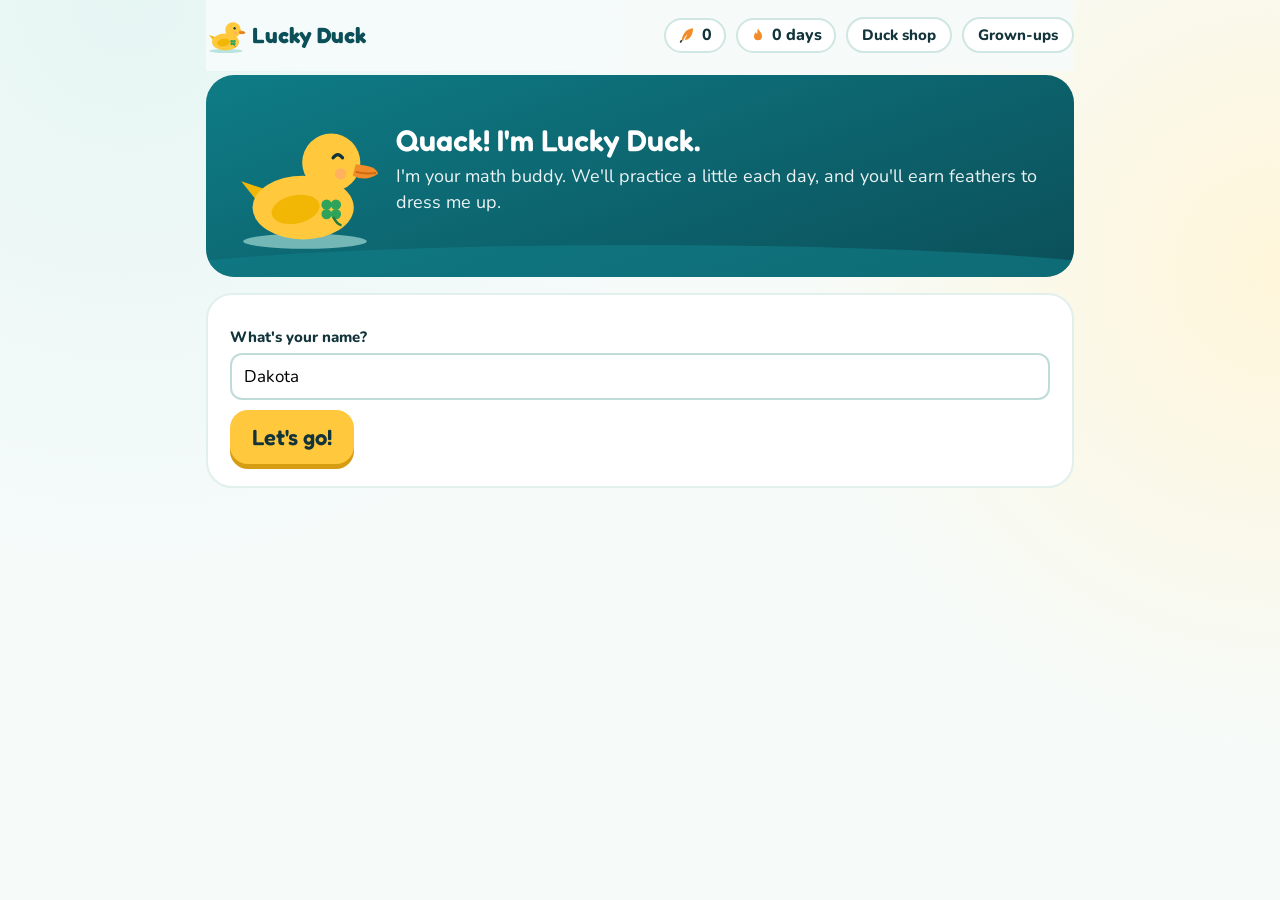
<file: lucky-duck/index.html>
<!DOCTYPE html>
<html lang="en">
<head>
<meta charset="utf-8">
<meta name="viewport" content="width=device-width, initial-scale=1">
<title>Lucky Duck Math</title>
<link rel="preconnect" href="https://fonts.googleapis.com">
<link href="https://fonts.googleapis.com/css2?family=Fredoka:wght@500;600;700&family=Nunito:wght@500;700;800&display=swap" rel="stylesheet">
<style>
:root{
  /* Pond world: teal water, duck-yellow, clover green. One bright theme on purpose. */
  --pond:#0E7C86; --pond-deep:#0B4F59; --water:#DDF3F1; --paper:#F6FBFA;
  --sun:#FFC83D; --bill:#F28C28; --clover:#2FA35A; --ink:#12343A; --muted:#55747A;
  --bad:#D9485F; --card:#FFFFFF;
  --display:'Fredoka', 'Trebuchet MS', system-ui, sans-serif;
  --body:'Nunito', 'Segoe UI', system-ui, sans-serif;
  color-scheme: light;
  /* Layout: top bar, then one view at a time (pond map, round, results, shop, grown-ups) in a centered column. */
}
*{box-sizing:border-box}
html,body{height:100%;margin:0}
body{background:var(--paper);color:var(--ink);font-family:var(--body);font-size:18px;line-height:1.45;
  background-image:radial-gradient(circle at 10% 0%,#E6F6F3 0,transparent 40%),radial-gradient(circle at 100% 30%,#FFF6DA 0,transparent 35%);}
button{font-family:inherit;font-size:inherit;color:inherit;cursor:pointer}
button:focus-visible,input:focus-visible{outline:3px solid var(--bill);outline-offset:2px}
h1,h2,h3{font-family:var(--display);font-weight:600;line-height:1.15;margin:0;text-wrap:balance}
.app{max-width:900px;margin:0 auto;padding:0 16px 120px}
.top{display:flex;align-items:center;gap:10px;padding:12px 0;position:sticky;top:0;background:color-mix(in srgb,var(--paper) 92%,transparent);backdrop-filter:blur(6px);z-index:5}
.brand{display:flex;align-items:center;gap:6px;background:none;border:0;padding:0;font-family:var(--display);font-size:22px;font-weight:700;color:var(--pond-deep)}
.spacer{flex:1}
.pill{display:inline-flex;align-items:center;gap:6px;background:var(--card);border:2px solid #CFE6E3;border-radius:999px;padding:4px 12px;font-weight:800;font-variant-numeric:tabular-nums;font-size:16px}
.tbtn{background:var(--card);border:2px solid #CFE6E3;border-radius:999px;padding:6px 14px;font-weight:800;font-size:15px}
.tbtn:hover{border-color:var(--pond)}
.hero{display:grid;grid-template-columns:auto 1fr;gap:16px;align-items:center;background:linear-gradient(160deg,#0E7C86,#0B4F59);color:#fff;border-radius:28px;padding:20px 24px;margin-top:4px;position:relative;overflow:hidden}
.hero::after{content:"";position:absolute;left:-10%;right:-10%;bottom:-38px;height:70px;background:#127F89;border-radius:50%;opacity:.6}
.hero h1{font-size:30px}
.hero p{margin:6px 0 14px;opacity:.92}
.hero .duckwrap{position:relative;z-index:1}
.hero>div{position:relative;z-index:1}
.bigbtn{background:var(--sun);color:var(--ink);border:0;border-radius:18px;padding:14px 22px;font-family:var(--display);font-size:22px;font-weight:600;box-shadow:0 5px 0 #D69C12;transition:transform .08s}
.bigbtn:active{transform:translateY(3px);box-shadow:0 2px 0 #D69C12}
.bigbtn.green{background:var(--clover);color:#fff;box-shadow:0 5px 0 #1F7A40}
.ghost{background:transparent;border:2px solid currentColor;border-radius:16px;padding:10px 18px;font-weight:800}
.row{display:flex;gap:10px;flex-wrap:wrap;align-items:center}
.region{background:var(--card);border-radius:24px;padding:18px;margin-top:18px;border:2px solid #E1EFED;position:relative}
.region h2{font-size:24px;display:flex;align-items:center;gap:10px;flex-wrap:wrap}
.region .blurb{color:var(--muted);margin:2px 0 12px;font-size:16px}
.tag{font-family:var(--body);font-size:13px;font-weight:800;background:#FFF1C2;color:#7A5300;padding:3px 10px;border-radius:999px}
.pads{display:grid;grid-template-columns:repeat(auto-fill,minmax(190px,1fr));gap:10px}
.pad{display:flex;flex-direction:column;align-items:flex-start;gap:4px;text-align:left;background:var(--water);border:2px solid transparent;border-radius:18px;padding:12px 14px;font-weight:800;font-size:16px;position:relative}
.pad:hover{border-color:var(--pond)}
.pad .lvl{font-size:13px;color:var(--muted);font-weight:700}
.pad.done{background:#E3F5E7}
.stars{display:inline-flex;gap:2px}
.srcdot{position:absolute;top:10px;right:12px;width:9px;height:9px;border-radius:50%;background:var(--bill)}
.legend{font-size:14px;color:var(--muted);margin-top:14px;display:flex;align-items:center;gap:6px}
.legend .srcdot{position:static}
/* round */
.roundtop{display:flex;align-items:center;gap:12px;margin:8px 0 14px}
.dots{display:flex;gap:6px;flex:1}
.dots i{flex:1;height:10px;border-radius:6px;background:#D6E9E6}
.dots i.ok{background:var(--clover)}.dots i.no{background:#F2A7B3}.dots i.cur{background:var(--sun)}
.qwrap{display:grid;grid-template-columns:1fr 170px;gap:16px;align-items:start}
.qcard{background:var(--card);border-radius:26px;padding:22px;border:2px solid #E1EFED;min-height:300px}
.skilllbl{font-size:14px;font-weight:800;color:var(--pond);text-transform:uppercase;letter-spacing:.06em;margin-bottom:8px}
.prompt{font-size:22px;font-weight:700}
.prompt .big,.big{font-family:var(--display);font-size:34px;font-weight:600;margin:8px 0;font-variant-numeric:tabular-nums}
.visual{margin:14px 0;overflow-x:auto}
.pic{max-width:100%;height:auto;display:block}
.svgt{font-family:var(--display);font-size:16px;font-weight:600;fill:var(--ink)}
.coint{font-family:var(--body);font-weight:800;fill:#2A3B3F}
.bars{display:flex;flex-direction:column;gap:8px;margin:8px 0}
.barrow{display:flex;align-items:center;gap:10px}
.barlabel{min-width:44px;text-align:center;font-size:20px;font-weight:800}
.fr{display:inline-flex;flex-direction:column;align-items:center;vertical-align:middle;line-height:1.05;margin:0 .12em;font-variant-numeric:tabular-nums}
.fr>span{padding:0 .18em}
.fr>span:first-child{border-bottom:.12em solid currentColor}
.gap{display:inline-block;width:.15em}
.qbox{display:inline-flex;align-items:center;justify-content:center;min-width:1.6em;height:1.4em;border:2.5px dashed var(--bill);border-radius:8px;color:var(--bill);font-weight:800;padding:0 .2em}
.fr .qbox{height:1.25em;min-width:1.3em}
.seq{display:flex;gap:10px;flex-wrap:wrap;margin:12px 0;font-family:var(--display);font-size:30px;font-weight:600}
.seq>span{min-width:56px;height:56px;display:inline-flex;align-items:center;justify-content:center;background:var(--water);border-radius:14px;padding:0 8px}
.seq .qbox{height:56px;background:#FFF4E5}
.shapes{display:flex;gap:6px;flex-wrap:wrap;margin:12px 0}
.sh{display:inline-flex;width:42px;height:42px;align-items:center;justify-content:center;background:var(--water);border-radius:10px}
.sh.qbox{min-width:42px;height:42px;background:#FFF4E5}
.wordsq{font-family:var(--display);font-size:26px;margin:10px 0;color:var(--pond-deep)}
.calc{display:inline-flex;flex-direction:column;font-family:ui-monospace,Menlo,Consolas,monospace;font-size:34px;font-weight:700;line-height:1.25;background:var(--water);padding:10px 18px;border-radius:14px;margin:6px 0}
.calc span{white-space:pre}
.calc .rule{border-top:4px solid var(--ink);margin-top:4px;padding-top:2px}
.answer{margin-top:18px;display:flex;flex-wrap:wrap;gap:12px;align-items:center}
.inp{font-family:var(--display);font-size:30px;font-weight:600;width:170px;padding:8px 12px;border:3px solid #BFDCD8;border-radius:16px;background:#fff;color:var(--ink);text-align:center}
.inp:focus{border-color:var(--pond);outline:none}
.inp.sm{width:78px;font-size:26px;padding:4px 6px}
.fracin{display:inline-flex;align-items:center;gap:10px}
.fstack{display:inline-flex;flex-direction:column;align-items:center;gap:4px}
.fstack hr{width:84px;border:0;border-top:4px solid var(--ink);margin:0}
.unitlbl{font-family:var(--display);font-size:28px;font-weight:600}
.cmpbtns{display:flex;gap:12px;align-items:center;flex-wrap:wrap;font-family:var(--display);font-size:34px;font-weight:600}
.cmpbtns .side{font-variant-numeric:tabular-nums}
.sym{width:68px;height:68px;border-radius:50%;border:3px solid #BFDCD8;background:#fff;font-family:var(--display);font-size:34px;font-weight:700}
.sym:hover{border-color:var(--pond)}
.choices{display:grid;grid-template-columns:repeat(auto-fit,minmax(200px,1fr));gap:10px;width:100%}
.choice{background:#fff;border:3px solid #BFDCD8;border-radius:16px;padding:12px;font-weight:800;font-size:18px;text-align:left;min-height:58px;display:flex;align-items:center;justify-content:center}
.choice:hover{border-color:var(--pond)}
.choice[disabled],.sym[disabled]{opacity:.35;cursor:not-allowed}
.feedback{margin-top:16px;border-radius:18px;padding:14px 16px;display:none;font-size:18px}
.feedback.show{display:block}
.feedback.good{background:#E3F5E7}
.feedback.try{background:#FFF4E0}
.feedback.sol{background:#EAF3FF}
.feedback .steps{margin:8px 0;padding-left:22px}
.qactions{display:flex;gap:10px;flex-wrap:wrap;margin-top:16px}
.side-duck{position:sticky;top:76px;text-align:center}
.bubble{background:#fff;border:2px solid #E1EFED;border-radius:18px;padding:10px 12px;font-weight:700;font-size:15px;position:relative;margin-bottom:6px}
.bubble::after{content:"";position:absolute;bottom:-10px;left:50%;margin-left:-8px;border:8px solid transparent;border-top-color:#fff}
.askbtn{background:var(--pond);color:#fff;border:0;border-radius:14px;padding:10px 12px;font-weight:800;font-size:15px;width:100%;margin-top:6px}
.hintbtn{background:#FFF1C2;border:0;border-radius:14px;padding:10px 14px;font-weight:800;font-size:16px}
/* results, shop, grown-ups */
.panel{background:var(--card);border-radius:26px;padding:22px;border:2px solid #E1EFED;margin-top:16px}
.score{font-family:var(--display);font-size:56px;font-weight:700;color:var(--sun)}
.feel{display:flex;gap:10px;flex-wrap:wrap}
.feel button{background:var(--water);border:3px solid transparent;border-radius:16px;padding:10px 14px;font-weight:800}
.feel button.on{border-color:var(--pond);background:#fff}
.shop{display:grid;grid-template-columns:repeat(auto-fill,minmax(170px,1fr));gap:12px;margin-top:12px}
.item{background:var(--water);border-radius:20px;padding:12px;text-align:center;border:3px solid transparent}
.item.on{border-color:var(--clover);background:#E3F5E7}
.item b{display:block;margin:4px 0}
.item svg{max-width:100%;height:auto}
.tabs{display:flex;gap:8px;flex-wrap:wrap;margin-top:16px}
.tab{background:var(--card);border:2px solid #CFE6E3;border-radius:999px;padding:8px 16px;font-weight:800}
.tab.on{background:var(--pond);border-color:var(--pond);color:#fff}
.hero .duckwrap svg{max-width:100%;height:auto}
.item button{border:0;border-radius:12px;padding:8px 12px;font-weight:800;background:var(--sun)}
.item button[disabled]{background:#E3E9E8;color:#7C9296;cursor:not-allowed}
table{border-collapse:collapse;width:100%;font-size:15px}
th,td{text-align:left;padding:8px 6px;border-bottom:1px solid #E1EFED;vertical-align:middle}
th{font-size:13px;text-transform:uppercase;letter-spacing:.05em;color:var(--muted)}
td.num{font-variant-numeric:tabular-nums}
.tablewrap{overflow-x:auto}
.chip{font-size:12px;font-weight:800;padding:2px 8px;border-radius:999px;white-space:nowrap}
.chip.rep{background:#FFE6CC;color:#8A4300}.chip.g4{background:#DDF1E3;color:#1F6B3A}.chip.sup{background:#E4EEF9;color:#28507E}
.stats{display:grid;grid-template-columns:repeat(auto-fit,minmax(150px,1fr));gap:10px;margin:12px 0}
.stat{background:var(--water);border-radius:16px;padding:12px}
.stat b{font-family:var(--display);font-size:30px;display:block;font-variant-numeric:tabular-nums}
.field{display:flex;flex-direction:column;gap:4px;margin:10px 0;font-weight:800;font-size:15px}
.field input{font-family:inherit;font-size:17px;padding:10px 12px;border:2px solid #BFDCD8;border-radius:12px}
.note{white-space:pre-wrap;background:var(--water);border-radius:16px;padding:14px;margin-top:10px;font-size:16px}
.muted{color:var(--muted)}
.small{font-size:15px}
/* chat */
.chat{position:fixed;left:0;right:0;bottom:0;z-index:20;display:none;justify-content:center;pointer-events:none}
.chat.open{display:flex}
.chatbox{pointer-events:auto;width:min(620px,100%);max-height:72vh;background:#fff;border-radius:24px 24px 0 0;box-shadow:0 -10px 40px rgba(11,79,89,.25);display:flex;flex-direction:column;border:2px solid #CFE6E3;border-bottom:0}
.chathead{display:flex;align-items:center;gap:10px;padding:10px 14px;border-bottom:2px solid #EEF5F4}
.chathead h3{font-size:20px;flex:1}
.msgs{overflow-y:auto;padding:12px 14px;display:flex;flex-direction:column;gap:8px;flex:1;min-height:160px}
.msg{max-width:85%;padding:10px 14px;border-radius:18px;font-size:17px;white-space:pre-wrap}
.msg.duck{background:#FFF6D6;align-self:flex-start;border-bottom-left-radius:6px}
.msg.kid{background:var(--pond);color:#fff;align-self:flex-end;border-bottom-right-radius:6px}
.sugg{display:flex;gap:8px;flex-wrap:wrap;padding:0 14px 8px}
.sugg button{background:var(--water);border:0;border-radius:999px;padding:6px 12px;font-weight:800;font-size:14px}
.chatin{display:flex;gap:8px;padding:10px 14px 14px}
.chatin input{flex:1;font-family:inherit;font-size:17px;padding:10px 14px;border:2px solid #BFDCD8;border-radius:14px}
.chatin button{background:var(--pond);color:#fff;border:0;border-radius:14px;padding:0 16px;font-weight:800}
.x{background:none;border:0;font-size:26px;line-height:1;padding:4px 8px}
#confetti{position:fixed;inset:0;pointer-events:none;z-index:30}
.bounce{animation:bounce .5s}
@keyframes bounce{0%,100%{transform:translateY(0)}40%{transform:translateY(-14px) rotate(-4deg)}70%{transform:translateY(0) rotate(2deg)}}
.shake{animation:shake .35s}
@keyframes shake{25%{transform:translateX(-6px)}75%{transform:translateX(6px)}}
@media (prefers-reduced-motion:reduce){.bounce,.shake{animation:none}}
@media (max-width:640px){
  body{font-size:17px}
  .hero{grid-template-columns:1fr;text-align:center;padding:18px}
  .hero .duckwrap{justify-self:center}
  .qwrap{grid-template-columns:1fr}
  .side-duck{position:static;display:grid;grid-template-columns:70px 1fr;gap:10px;align-items:center;text-align:left;order:-1}
  .side-duck .bubble::after{display:none}
  .side-duck .askbtn{grid-column:1/-1}
  .prompt{font-size:20px}
  .brand span{display:none}
}
</style>
</head>
<body>
<canvas id="confetti"></canvas>
<div class="app">
  <div class="top">
    <button class="brand" data-go="home" aria-label="Lucky Duck home"><span id="miniDuck"></span><span>Lucky Duck</span></button>
    <div class="spacer"></div>
    <span class="pill" title="Feathers" id="featherPill"></span>
    <span class="pill" title="Day streak" id="streakPill"></span>
    <button class="tbtn" data-go="shop">Duck shop</button>
    <button class="tbtn" data-go="parent">Grown-ups</button>
  </div>
  <main id="view"></main>
</div>
<div class="chat" id="chat" aria-live="polite">
  <div class="chatbox">
    <div class="chathead"><span id="chatDuck"></span><h3>Ask Lucky Duck</h3><button class="x" id="chatClose" aria-label="Close chat">×</button></div>
    <div class="msgs" id="msgs"></div>
    <div class="sugg" id="sugg"></div>
    <form class="chatin" id="chatForm"><input id="chatInput" autocomplete="off" placeholder="Type your question…" maxlength="300" aria-label="Message to Lucky Duck"><button type="submit">Send</button></form>
  </div>
</div>
<script>
/* ===== Lucky Duck question engine (no DOM) ===== */
var NAME = (typeof NAME !== 'undefined') ? NAME : 'Dakota';
const R=(a,b)=>Math.floor(Math.random()*(b-a+1))+a;
const pick=a=>a[Math.floor(Math.random()*a.length)];
const shuffle=a=>{a=a.slice();for(let i=a.length-1;i>0;i--){const j=Math.floor(Math.random()*(i+1));[a[i],a[j]]=[a[j],a[i]]}return a};
const gcd=(a,b)=>b?gcd(b,a%b):Math.abs(a);
const fmt=n=>Number(n).toLocaleString('en-US');
const strip=x=>String(x).replace(/<[^>]+>/g,'');
const F=(n,d)=>`<span class="fr" data-t="${strip(n)}/${strip(d)}"><span>${n}</span><span>${d}</span></span>`;
const M=(w,n,d)=> n ? (w ? `${w}<span class="gap"></span>${F(n,d)}` : F(n,d)) : `${w}`;
const toMixed=(N,d)=>({w:Math.floor(N/d),n:N%d,d});
const fracVal=a=>a.w+(a.d?a.n/a.d:0);
const PLACES=['ones','tens','hundreds','thousands','ten thousands','hundred thousands'];
const FNAME={2:'halves',3:'thirds',4:'fourths',5:'fifths',6:'sixths',8:'eighths',10:'tenths',12:'twelfths',100:'hundredths'};
const FNAME1={2:'half',3:'third',4:'fourth',5:'fifth',6:'sixth',8:'eighth',10:'tenth',12:'twelfth'};
const Q=o=>Object.assign({type:'num',hint:[],solution:'',visual:'',nums:[]},o);

/* ---------- pictures ---------- */
const COL={fill:'#2FA35A',fill2:'#F28C28',line:'#12343A',empty:'#FFFFFF'};
function fracBar(n,d,o={}){
  const W=o.w||300,H=o.h||34,seg=W/d,c=o.color||COL.fill;
  let s=`<svg class="pic" viewBox="-2 -2 ${W+4} ${H+4}" width="${W+4}" height="${H+4}" role="img" aria-label="${n} out of ${d} parts shaded">`;
  for(let i=0;i<d;i++){
    let f=COL.empty; if(i<n) f=c; if(o.extra&&i>=n&&i<n+o.extra) f=COL.fill2;
    s+=`<rect x="${i*seg}" y="0" width="${seg}" height="${H}" fill="${f}" stroke="${COL.line}" stroke-width="2"/>`;
  }
  return s+'</svg>';
}
function barRow(label,n,d,o){return `<div class="barrow"><span class="barlabel">${label}</span>${fracBar(n,d,o)}</div>`}
function tape(d,k,part){
  const W=300,seg=W/d;
  let s=`<svg class="pic" viewBox="-4 -26 ${W+8} 90" width="${W+8}" height="90" role="img" aria-label="tape diagram">`;
  for(let i=0;i<d;i++) s+=`<rect x="${i*seg}" y="0" width="${seg}" height="34" fill="${i<k?COL.fill:'#fff'}" stroke="${COL.line}" stroke-width="2"/>`;
  s+=`<path d="M2 -6 v-6 H${k*seg-2} v6" fill="none" stroke="${COL.line}" stroke-width="2"/><text x="${k*seg/2}" y="-15" text-anchor="middle" class="svgt">${part}</text>`;
  s+=`<path d="M2 42 v6 H${W-2} v-6" fill="none" stroke="${COL.line}" stroke-width="2"/><text x="${W/2}" y="64" text-anchor="middle" class="svgt">whole = ?</text>`;
  return s+'</svg>';
}
const COINS={p:{v:1,r:15,c:'#C77B45',name:'penny'},n:{v:5,r:18,c:'#B9C2C6',name:'nickel'},d:{v:10,r:13,c:'#D3D9DC',name:'dime'},q:{v:25,r:21,c:'#C7CFD2',name:'quarter'}};
function coinsSVG(list,labelValue){
  let x=4,s='',H=50;
  list.forEach(k=>{const c=COINS[k];s+=`<g><circle cx="${x+c.r}" cy="25" r="${c.r}" fill="${c.c}" stroke="#5b6b70" stroke-width="2"/><text x="${x+c.r}" y="${labelValue?29:28}" text-anchor="middle" class="coint" font-size="${labelValue?11:(k==='d'?7:8)}">${labelValue?c.v+'¢':c.name.toUpperCase()}</text></g>`;x+=c.r*2+6;});
  return `<svg class="pic" viewBox="0 0 ${x} ${H}" width="${Math.min(x*1.4,520)}" height="${H*1.4}" role="img" aria-label="coins">${s}</svg>`;
}
const SHAPES={circle:{c:'#E5484D',n:'red circle'},tri:{c:'#2F7DE1',n:'blue triangle'},sq:{c:'#F2B705',n:'yellow square'},star:{c:'#8E4EC6',n:'purple star'},heart:{c:'#E86FA6',n:'pink heart'}};
function shapeSVG(k,sz=34){
  const c=SHAPES[k].c;let p='';
  if(k==='circle')p=`<circle cx="17" cy="17" r="13" fill="${c}"/>`;
  if(k==='tri')p=`<polygon points="17,3 31,30 3,30" fill="${c}"/>`;
  if(k==='sq')p=`<rect x="5" y="5" width="24" height="24" rx="3" fill="${c}"/>`;
  if(k==='star')p=`<polygon points="17,2 21,13 32,13 23,20 27,31 17,24 7,31 11,20 2,13 13,13" fill="${c}"/>`;
  if(k==='heart')p=`<path d="M17 30 C3 20 2 11 8 7 C12 4 16 6 17 10 C18 6 22 4 26 7 C32 11 31 20 17 30Z" fill="${c}"/>`;
  return `<svg viewBox="0 0 34 34" width="${sz}" height="${sz}" role="img" aria-label="${SHAPES[k].n}">${p}</svg>`;
}
function calc(a,b,op,res){
  const L=Math.max(String(a).length,String(b).length,res!=null?String(res).length:0)+2;
  return `<div class="calc" aria-label="${a} ${op} ${b}"><span>${String(a).padStart(L)}</span><span>${op} ${String(b).padStart(L-2)}</span><span class="rule">${res!=null?String(res).padStart(L):' '.repeat(L)}</span></div>`;
}
function areaModel(parts,b){
  const tot=parts.reduce((x,y)=>x+y,0);let x=30,s='';const W=320;
  parts.forEach(p=>{const w=Math.max(70,W*p/tot);s+=`<rect x="${x}" y="24" width="${w}" height="60" fill="${p>=100?'#CDEFD9':p>=10?'#E3F4FA':'#FFF1CF'}" stroke="${COL.line}" stroke-width="2"/><text x="${x+w/2}" y="16" text-anchor="middle" class="svgt">${p}</text><text x="${x+w/2}" y="60" text-anchor="middle" class="svgt">${p*b}</text>`;x+=w;});
  s+=`<text x="14" y="60" text-anchor="middle" class="svgt">${b}</text>`;
  return `<svg class="pic" viewBox="0 0 ${x+4} 90" width="${x+4}" height="90" role="img" aria-label="area model">${s}</svg>`;
}

/* ---------- words ---------- */
const ONES=['zero','one','two','three','four','five','six','seven','eight','nine','ten','eleven','twelve','thirteen','fourteen','fifteen','sixteen','seventeen','eighteen','nineteen'];
const TENS=['','','twenty','thirty','forty','fifty','sixty','seventy','eighty','ninety'];
function u1000(n){const h=Math.floor(n/100),r=n%100,s=[];if(h)s.push(ONES[h]+' hundred');if(r)s.push(r<20?ONES[r]:TENS[Math.floor(r/10)]+(r%10?'-'+ONES[r%10]:''));return s.join(' ')}
function words(n){if(n===0)return 'zero';const t=Math.floor(n/1000),r=n%1000,s=[];if(t)s.push(u1000(t)+' thousand');if(r)s.push(u1000(r));return s.join(' ')}
function relatedNums(n){
  const s=String(n),out=new Set();
  for(let i=0;i<s.length-1;i++){if(s[i]!==s[i+1]){const a=s.split('');[a[i],a[i+1]]=[a[i+1],a[i]];if(a[0]!=='0')out.add(+a.join(''))}}
  if(s.includes('0')){const z=s.replace('0','');if(z.length)out.add(+z);}
  const i0=s.indexOf('0');if(i0>0&&i0<s.length-1){const a=s.split('');a.splice(i0,1);a.push('0');out.add(+a.join(''));}
  out.delete(n);
  let tries=0;while(out.size<3&&tries<20){tries++;const m=n+pick([-1,1])*pick([10,100,90,9,1000]);if(m>0)out.add(m);out.delete(n);}
  return shuffle([...out]).slice(0,3);
}

/* ---------- subtraction / addition steps ---------- */
function subSteps(a,b){
  const da=String(a).split('').reverse().map(Number),db=String(b).split('').reverse().map(Number);
  while(db.length<da.length)db.push(0);const steps=[];
  for(let i=0;i<da.length;i++){
    if(i>=String(b).length&&da.slice(i).every(x=>x===0))break;
    const P=PLACES[i][0].toUpperCase()+PLACES[i].slice(1);
    if(da[i]<db[i]){
      const before=da[i];let j=i+1;while(da[j]===0)j++;
      for(let k=j;k>i;k--){da[k]-=1;da[k-1]+=10;}
      steps.push(`${P}: ${before} is less than ${db[i]}, so regroup${j>i+1?` (the next place is 0, so go to the ${PLACES[j]} and trade down one place at a time)`:''}. Now ${da[i]} − ${db[i]} = ${da[i]-db[i]}.`);
    }else steps.push(`${P}: ${da[i]} − ${db[i]} = ${da[i]-db[i]}.`);
  }
  return steps;
}
function borrowCount(a,b){const da=String(a).split('').reverse().map(Number),db=String(b).split('').reverse().map(Number);let c=0,bor=0;for(let i=0;i<da.length;i++){let x=da[i]-bor,y=db[i]||0;if(x<y){c++;bor=1}else bor=0;}return c}
function addSteps(a,b){
  const da=String(a).split('').reverse().map(Number),db=String(b).split('').reverse().map(Number);const L=Math.max(da.length,db.length);let carry=0;const st=[];
  for(let i=0;i<L;i++){const x=da[i]||0,y=db[i]||0,s=x+y+carry;const P=PLACES[i][0].toUpperCase()+PLACES[i].slice(1);
    st.push(`${P}: ${x} + ${y}${carry?' + 1 (carried)':''} = ${s}.${s>=10?` Write ${s%10}, carry 1 to the ${PLACES[i+1]}.`:''}`);carry=s>=10?1:0;}
  return st;
}
function carryCount(a,b){let c=0,k=0;while(a||b||k){const s=a%10+b%10+k;k=s>=10?1:0;c+=k;a=Math.floor(a/10);b=Math.floor(b/10);}return c}
const ol=a=>'<ol class="steps">'+a.map(x=>`<li>${x}</li>`).join('')+'</ol>';

/* ---------- skills ---------- */
const REGIONS=[
  {id:'frac',name:'Fraction Pond',blurb:'Halves, quarters, fraction strips and more',color:'#2FA35A'},
  {id:'number',name:'Number Meadow',blurb:'Big numbers, words and estimating',color:'#2F7DE1'},
  {id:'solve',name:'Puzzle Peaks',blurb:'Patterns and story problems',color:'#8E4EC6'},
  {id:'money',name:'Market Dock',blurb:'Coins, change and measuring',color:'#E07A1F'},
  {id:'compute',name:'Computation Cove',blurb:'Adding, subtracting, multiplying',color:'#0E7C86'}
];

const SKILLS=[
/* ===== FRACTIONS ===== */
{id:'half_odd',region:'frac',src:'report',name:'Half of odd numbers',gen(l){
  let n;if(l===1)n=pick([3,5,7,9,11,13,15,17,19,21,23,25]);else if(l===2)n=pick([2,4,6,8])*10+pick([1,3,5,7,9]);else n=pick([100,200])+pick([0,2,4,6,8])*10+pick([1,3,5,7,9]);
  const w=(n-1)/2,tens=n-n%10,ones=n%10;
  return Q({type:'frac',answer:{w,n:1,d:2},prompt:`What is <b>half of ${n}</b>?`,nums:[n],
    hint:l===1?[`Find the even number just below ${n}. What is half of ${n-1}?`,`Half of ${n-1} is ${(n-1)/2}. The leftover 1 splits into two halves, so add ${F(1,2)}.`]
      :[`Split ${n} into ${tens} and ${ones}. Find half of each part.`,`Half of ${tens} is ${tens/2}. Half of ${ones} is ${M((ones-1)/2,1,2)}. Now add them.`],
    solution:l===1?`${n} = ${n-1} + 1. Half of ${n-1} is ${(n-1)/2}, and half of 1 is ${F(1,2)}. So half of ${n} is <b>${M(w,1,2)}</b>.`
      :`${n} = ${tens} + ${ones}. Half of ${tens} is ${tens/2}. Half of ${ones} is ${M((ones-1)/2,1,2)}. Together: <b>${M(w,1,2)}</b>.`});
}},
{id:'quarter',region:'frac',src:'report',name:'A quarter of a number',gen(l){
  let n,k=1;const T=pick([2,4,6,8])*10;
  if(l===1)n=T+pick([0,4,8]);else if(l===2)n=T+pick([2,6,2,6,4,8]);else{n=T+pick([0,4,8]);k=3;}
  const v=k*n/4,w=Math.floor(v),half=v-w>0;
  const ans=half?{w,n:1,d:2}:{w,n:0,d:1};const h=n/2,q=n/4;
  return Q({type:'frac',answer:ans,nums:[n],visual:fracBar(k,4,{w:240}),
    prompt:k===1?`What is <b>a quarter of ${n}</b>? &nbsp;(${F(1,4)} of ${n})`:`What is <b>${F(3,4)} of ${n}</b>?`,
    hint:k===1?[`A quarter is half of a half. First find half of ${n}.`,`Half of ${n} is ${h}. Now find half of ${h}.`]
      :[`First find ${F(1,4)} of ${n}. A quarter is half of a half.`,`${F(1,4)} of ${n} is ${q}. ${F(3,4)} means 3 of those quarters.`],
    solution:k===1?`Half of ${n} is ${h}. Half of ${h} is <b>${M(w,half?1:0,2)}</b>. That's a quarter!`
      :`${F(1,4)} of ${n} = ${q}. Three quarters = 3 × ${q} = <b>${v}</b>.`});
}},
{id:'find_whole',region:'frac',src:'report',name:'Half of what? Find the whole',gen(l){
  let d,k=1,unit;if(l===1){d=2;unit=R(4,25);}else if(l===2){d=pick([3,4,5]);unit=R(2,12);}else{d=pick([3,4,5,6]);k=R(2,d-1);unit=R(2,9);}
  const part=unit*k,whole=unit*d;
  return Q({answer:whole,nums:[part],visual:tape(d,k,part),
    prompt:d===2?`Half of a number is <b>${part}</b>. What is the whole number?`:`${F(k,d)} of a number is <b>${part}</b>. What is the whole number?`,
    hint:k===1?[`The bar has ${d} equal parts. One part is ${part}.`,`The whole is ${d} parts. What is ${d} × ${part}?`]
      :[`${k} of the ${d} parts make ${part}. How much is ONE part?`,`One part is ${part} ÷ ${k} = ${unit}. The whole has ${d} parts.`],
    solution:k===1?`One part is ${part}. The whole has ${d} parts: ${d} × ${part} = <b>${whole}</b>.`:`${k} parts = ${part}, so 1 part = ${unit}. The whole is ${d} parts: ${d} × ${unit} = <b>${whole}</b>.`});
}},
{id:'equiv',region:'frac',src:'g4',name:'Equivalent fractions',gen(l){
  let a,b,k,missDen=false,simplify=false;
  if(l===1){a=1;b=2;k=pick([2,3,4,5]);}else if(l===2){b=pick([3,4,5,6]);a=R(1,b-1);k=pick([2,3,4]);missDen=Math.random()<.35;}
  else{ if(Math.random()<.5){a=R(1,9);b=10;k=10;}else{b=pick([2,3,4,5]);a=R(1,b-1);k=pick([2,3,4]);simplify=true;} }
  const A=a*k,B=b*k;let prompt,ans,hint,sol;
  const box=`<span class="qbox">?</span>`;
  if(simplify){prompt=`${F(A,B)} = ${F(box,b)}`;ans=a;hint=[`The denominator went from ${B} to ${b}. That's dividing by ${k}.`,`Divide the numerator by ${k} too: ${A} ÷ ${k} = ?`];sol=`${B} ÷ ${k} = ${b}, so ${A} ÷ ${k} = <b>${a}</b>. ${F(A,B)} = ${F(a,b)}.`;}
  else if(missDen){prompt=`${F(a,b)} = ${F(A,box)}`;ans=B;hint=[`The numerator went from ${a} to ${A}. That's times ${k}.`,`Multiply the denominator by ${k} too: ${b} × ${k} = ?`];sol=`${a} × ${k} = ${A}, so ${b} × ${k} = <b>${B}</b>. ${F(a,b)} = ${F(A,B)}.`;}
  else{prompt=`${F(a,b)} = ${F(box,B)}`;ans=A;hint=[`The denominator went from ${b} to ${B}. That's times ${k}.`,`Multiply the numerator by ${k} too: ${a} × ${k} = ?`];sol=`${b} × ${k} = ${B}, so ${a} × ${k} = <b>${A}</b>. ${F(a,b)} = ${F(A,B)}.`;}
  let vis='';const lo=simplify?b:b,hi=B;
  if(hi<=24) vis=barRow(F(simplify?A:a,simplify?B:b),simplify?A:a,simplify?B:b)+barRow('?',0,simplify?b:B,{});
  sol+= hi<=24? `<div class="bars">${barRow(F(a,b),a,b)}${barRow(F(A,B),A,B)}</div><p>Same amount shaded, different size pieces.</p>`:'';
  return Q({answer:ans,prompt:`Fill in the missing number: &nbsp; ${prompt}`,visual:vis?`<div class="bars">${vis}</div>`:'',hint,solution:sol});
}},
{id:'compare_frac',region:'frac',src:'g4',name:'Compare fractions',gen(l){
  let a,b,c,d;const D=[2,3,4,5,6,8,10,12];
  if(l===1){b=d=pick([3,4,5,6,8,10,12]);a=R(1,b-1);do{c=R(1,b-1)}while(c===a);}
  else if(l===2){a=c=R(1,3);do{b=pick(D)}while(b<=a);do{d=pick(D)}while(d<=a||d===b);}
  else{ if(Math.random()<.3){const p=pick([[1,2,2,4],[1,2,3,6],[1,2,4,8],[2,3,4,6],[3,4,6,8],[1,3,2,6],[2,5,4,10],[1,4,3,12]]);[a,b,c,d]=Math.random()<.5?p:[p[2],p[3],p[0],p[1]];}
    else{do{b=pick(D);d=pick(D);a=R(1,b-1);c=R(1,d-1)}while(b===d||a*d===c*b);} }
  const L=a*d,Rr=c*b,ans=L>Rr?'>':L<Rr?'<':'=';
  const bars=`<div class="bars">${barRow(F(a,b),a,b)}${barRow(F(c,d),c,d,{color:'#2F7DE1'})}</div>`;
  const hint=l===1?[`Same denominator means same size pieces. Which fraction has more pieces?`]
    :l===2?[`Same numerator means the same number of pieces. Which pieces are bigger?`,`Fewer parts in the whole means bigger parts. ${F(1,b)} vs ${F(1,d)}: which is bigger?`]
    :[`Try comparing each one to ${F(1,2)}, or rename them so they have the same denominator.`,`Look at the fraction strips:${bars}`];
  const word=ans==='>'?'greater than':ans==='<'?'less than':'equal to';
  const sol=(l===3?`Rename with a common denominator: ${F(a,b)} = ${F(a*d,b*d)} and ${F(c,d)} = ${F(c*b,d*b)}. `:'')+`So ${F(a,b)} is <b>${word}</b> ${F(c,d)}: &nbsp;<b>${F(a,b)} ${ans} ${F(c,d)}</b>${l===3?bars:''}`;
  return Q({type:'cmp',answer:ans,left:F(a,b),right:F(c,d),prompt:`Which symbol makes this true?`,visual:l<3?bars:'',hint,solution:sol});
}},
{id:'add_frac',region:'frac',src:'g4',name:'Add & subtract fractions',gen(l){
  const d=pick(l===3?[3,4,5,6,8]:[3,4,5,6,8,10,12]);
  if(l<3){let a,b,op='+';
    if(l===1){a=R(1,d-2);b=R(1,d-1-a);}else if(Math.random()<.5){op='−';a=R(2,d);b=R(1,a-1);}else{a=R(2,d-1);b=R(d-a+1,d-1);}
    const r=op==='+'?a+b:a-b,m=toMixed(r,d);
    return Q({type:'frac',answer:m,prompt:`${F(a,d)} ${op} ${F(b,d)} = ?`,visual:l===1?fracBar(a,d,{extra:b}):'',
      hint:[`The denominator tells the size of the pieces. The pieces stay ${FNAME[d]}.`,`${op==='+'?'Add':'Subtract'} the numerators: ${a} ${op} ${b} = ?`],
      solution:`${a} ${op} ${b} = ${r}, and the pieces are still ${FNAME[d]}. So the answer is <b>${F(r,d)}</b>${r>d?` (that's ${M(m.w,m.n,d)})`:''}${r===d?' (that\'s 1 whole!)':''}.`});
  }
  let w1=R(1,4),n1=R(1,d-1),w2=R(1,3),n2=R(1,d-1),op=pick(['+','−']);
  if(op==='−'){if(w2>=w1)w1=w2+R(1,2);}
  const N1=w1*d+n1,N2=w2*d+n2,r=op==='+'?N1+N2:N1-N2,m=toMixed(r,d);
  const regroup=op==='+'?n1+n2>=d:n1<n2;
  return Q({type:'frac',answer:m,prompt:`${M(w1,n1,d)} ${op} ${M(w2,n2,d)} = ?`,
    hint:op==='+'?[`Add the whole numbers, then add the fractions.`,regroup?`${n1} + ${n2} = ${n1+n2} ${FNAME[d]}. That's more than 1 whole, so trade ${F(d,d)} for 1 whole.`:`${w1} + ${w2} = ${w1+w2}, and ${F(n1,d)} + ${F(n2,d)} = ${F(n1+n2,d)}.`]
      :[`Subtract the whole numbers, then the fractions.`,regroup?`You can't take ${n2} ${FNAME[d]} from ${n1} ${FNAME[d]}. Trade 1 whole for ${F(d,d)}: ${M(w1,n1,d)} = ${M(w1-1,n1+d,d)}.`:`${w1} − ${w2} = ${w1-w2}, and ${F(n1,d)} − ${F(n2,d)} = ${F(n1-n2,d)}.`],
    solution:`${M(w1,n1,d)} ${op} ${M(w2,n2,d)} = <b>${M(m.w,m.n,d)}</b>. ${regroup?'We had to trade between wholes and '+FNAME[d]+'.':''}`});
}},
{id:'mixed',region:'frac',src:'g4',name:'Mixed numbers',gen(l){
  const d=pick([2,3,4,5,6,8]),w=R(1,4),n=R(1,d-1),N=w*d+n;
  if(l===1){let vis='<div class="bars">';for(let i=0;i<w;i++)vis+=fracBar(d,d,{w:200,h:26});vis+='</div>';
    return Q({answer:w*d,prompt:`How many <b>${FNAME[d]}</b> are in <b>${w}</b> whole${w>1?'s':''}?`,visual:vis,hint:[`Each whole has ${d} ${FNAME[d]}.`,`${w} wholes × ${d} = ?`],solution:`Each whole is ${F(d,d)}. ${w} × ${d} = <b>${w*d}</b> ${FNAME[d]}.`});}
  if(l===2)return Q({type:'frac',mixedForm:true,answer:{w,n,d},prompt:`Write ${F(N,d)} as a <b>mixed number</b>.`,
    hint:[`How many groups of ${d} fit in ${N}? Each group of ${d} is one whole.`,`${N} = ${w*d} + ${n}. ${w*d} ${FNAME[d]} make ${w} wholes.`],
    solution:`${d} goes into ${N} ${w} times with ${n} left over. So ${F(N,d)} = <b>${M(w,n,d)}</b>.`,formMsg:'Almost! Write it as a mixed number: a whole number plus a fraction smaller than 1.'});
  return Q({answer:N,prompt:`${M(w,n,d)} = ${F('<span class="qbox">?</span>',d)}`,
    hint:[`Each whole is ${F(d,d)}. How many ${FNAME[d]} in ${w} wholes?`,`${w} × ${d} = ${w*d}. Then add the ${n} extra.`],solution:`${w} × ${d} = ${w*d}, plus ${n} = <b>${N}</b>. So ${M(w,n,d)} = ${F(N,d)}.`});
}},
{id:'times_frac',region:'frac',src:'g4',name:'Whole number × fraction',gen(l){
  let d=pick([3,4,5,6,8,10]),a=l===1?1:R(2,Math.min(4,d-1)),n=R(2,5);if(l===1&&n>=d)n=d-1;
  const r=n*a,m=toMixed(r,d);let vis='';
  if(l<3&&n<=5){vis='<div class="bars">';for(let i=0;i<n;i++)vis+=fracBar(a,d,{w:170,h:22});vis+='</div>';}
  const prompt=l<3?`${n} × ${F(a,d)} = ?`:`${NAME}'s puppy eats ${F(a,d)} of a cup of food at each meal. How many cups does the puppy eat in ${n} meals?`;
  return Q({type:'frac',answer:m,prompt,visual:vis,
    hint:[`${n} × ${F(a,d)} means ${n} groups of ${F(a,d)}.`,`Count the ${FNAME[d]}: ${n} × ${a} = ${r}. The pieces are still ${FNAME[d]}.`],
    solution:`${n} × ${F(a,d)} = ${F(n+' × '+a,d)} = <b>${F(r,d)}</b>${r>=d?` = ${M(m.w,m.n,d)}`:''}${l===3?' cups':''}.`});
}},
/* ===== NUMBER ===== */
{id:'compare_num',region:'number',src:'report',name:'Greater than, less than, equal',gen(l){
  let a,b,left,right,sol;
  if(l<3){
    if(l===1){a=R(100,999);b=pick([()=>a+pick([-1,1])*R(1,9),()=>+String(a).split('').reverse().join(''),()=>a+pick([-1,1])*pick([10,100]),()=>a])();if(b<100||b>999)b=a+10>999?a-10:a+10;}
    else{a=R(1000,9999);const s=String(a).split('');b=pick([()=>{const t=s.slice();[t[1],t[2]]=[t[2],t[1]];return +t.join('')},()=>{const t=s.slice();[t[2],t[3]]=[t[3],t[2]];return +t.join('')},()=>a+pick([-1,1])*100,()=>{const h=Math.floor(a/100)*100;return h+99},()=>a])();if(b<1000)b=a+1;}
    left=fmt(a);right=fmt(b);
    const sa=String(a),sb=String(b);let i=0;while(i<sa.length&&sa[i]===sb[i])i++;
    sol=a===b?`They are the same number.`:`Compare from the left. The first place that's different is the <b>${PLACES[sa.length-1-i]}</b>: ${sa[i]} vs ${sb[i]}.`;
  }else{
    a=R(1000,9999);let ds=String(a).split('').map(Number);ds[R(1,3)]=0;a=+ds.join('');
    const terms=ds.map((x,i)=>x*Math.pow(10,3-i)).filter(x=>x);left=shuffle(terms).map(fmt).join(' + ');
    const s=String(a).split('');const opts=[()=>{const t=s.slice();const i=R(1,2);[t[i],t[i+1]]=[t[i+1],t[i]];return +t.join('')},()=>a,()=>a+pick([-1,1])*pick([1,10,100])];
    b=pick(opts)();if(b<1000)b=a;right=fmt(b);
    sol=`${left} = ${fmt(a)}. Now compare ${fmt(a)} and ${fmt(b)}.`;
  }
  const ans=a>b?'>':a<b?'<':'=';
  return Q({type:'cmp',answer:ans,left,right,prompt:`Which symbol makes this true?`,
    hint:l<3?[`Line up the places. Start at the biggest place and compare digit by digit.`,`The open side of &gt; or &lt; faces the bigger number.`]:[`Add up the expanded form first. Watch for a missing place!`,`What number is ${left}?`],
    solution:`${sol} So <b>${left} ${ans} ${right}</b>.`});
}},
{id:'num_words',region:'number',src:'report',name:'Writing numbers in words',gen(l){
  let n;
  if(l===1){n=R(101,999);if(Math.random()<.4){const s=String(n).split('');s[pick([1,2])]='0';n=+s.join('');}}
  else{n=R(1000,9999);const s=String(n).split('');s[R(1,3)]='0';if(Math.random()<.4)s[R(1,3)]='0';n=+s.join('');}
  if(l===3){if(Math.random()<.4){n=R(10000,99999);const s=String(n).split('');s[R(1,4)]='0';n=+s.join('');}
    return Q({answer:n,nums:[],prompt:`Write this number with digits:<div class="wordsq">${words(n)}</div>`,
      hint:[`Find the word "thousand." Everything before it is how many thousands.`,`Each place needs a digit. If a place is missing in the words, write a 0 there.`],solution:`<b>${fmt(n)}</b> is ${words(n)}.`,commaOk:true});}
  const opts=shuffle([n,...relatedNums(n)]);
  return Q({type:'mc',answer:opts.indexOf(n),choices:opts.map(x=>words(x)),prompt:`Which is the right way to write <b class="big">${fmt(n)}</b> in words?`,
    hint:[`Say it in chunks: the thousands, then the hundreds, then the tens and ones.`,`A 0 in a place means you don't say that place at all.`],solution:`${fmt(n)} is <b>${words(n)}</b>.`});
}},
{id:'estimate',region:'number',src:'report',name:'Estimating sums & differences',gen(l){
  const nz=(a,b,step)=>{let x;do{x=R(a,b)}while(x%step===0||x%step===step/2);return x};
  const rnd=(x,s)=>Math.round(x/s)*s;
  let a,b,op=pick(['+','−']),s,place;
  if(l===1){s=10;place='ten';a=nz(11,89,10);b=nz(11,89,10);op='+';}
  else if(l===2){s=100;place='hundred';a=nz(110,989,100);b=nz(110,989,100);}
  else{s=100;place='hundred';a=nz(1100,9899,100);b=nz(110,4899,100);}
  if(op==='−'&&b>a)[a,b]=[b,a];
  if(op==='−'&&rnd(a,s)-rnd(b,s)<=0)op='+';
  const ra=rnd(a,s),rb=rnd(b,s),ans=op==='+'?ra+rb:ra-rb,exact=op==='+'?a+b:a-b;
  return Q({answer:ans,prompt:`Round each number to the nearest <b>${place}</b>, then ${op==='+'?'add':'subtract'} to estimate:<div class="big">${fmt(a)} ${op} ${fmt(b)}</div>`,
    hint:[`Round ${fmt(a)} to the nearest ${place} first.`,`${fmt(a)} rounds to ${fmt(ra)}, and ${fmt(b)} rounds to ${fmt(rb)}.`],
    solution:`${fmt(a)} → ${fmt(ra)}, ${fmt(b)} → ${fmt(rb)}. ${fmt(ra)} ${op} ${fmt(rb)} = <b>${fmt(ans)}</b>. (The exact answer is ${fmt(exact)}, so the estimate is close.)`,commaOk:true});
}},
/* ===== PROBLEM SOLVING ===== */
{id:'multistep',region:'solve',src:'report',name:'Multi-step story problems',gen(l){
  const N=NAME;let t,ans,steps,nums;
  if(l===1){const k=R(0,3);
    if(k===0){const a=R(20,60),b=R(5,15),c=R(5,20);t=`${N} has ${a} stuffed animals on her bed. She gets ${b} more for her birthday, then gives ${c} to her little cousin. How many stuffed animals does ${N} have now?`;ans=a+b-c;steps=[`${a} + ${b} = ${a+b}`,`${a+b} − ${c} = ${ans}`];nums=[a,b,c];}
    else if(k===1){const a=R(30,70),b=R(5,25),c=R(5,30);t=`There are ${a} dogs at the dog park. ${b} dogs go home, then ${c} more dogs come to play. How many dogs are at the park now?`;ans=a-b+c;steps=[`${a} − ${b} = ${a-b}`,`${a-b} + ${c} = ${ans}`];nums=[a,b,c];}
    else if(k===2){const a=R(20,60),b=R(20,60),T=a+b+R(10,80);t=`${N}'s gymnastics coach wants the team to do ${T} cartwheels this week. They did ${a} on Monday and ${b} on Tuesday. How many cartwheels are left?`;ans=T-a-b;steps=[`${a} + ${b} = ${a+b} cartwheels done`,`${T} − ${a+b} = ${ans}`];nums=[T,a,b];}
    else{const a=R(30,70),b=R(5,25),c=R(5,30);t=`A pond had ${a} ducks. ${b} ducks flew away, then ${c} more ducks landed. How many ducks are on the pond now?`;ans=a-b+c;steps=[`${a} − ${b} = ${a-b}`,`${a-b} + ${c} = ${ans}`];nums=[a,b,c];}
  }else if(l===2){const k=R(0,3);
    if(k===0){const n=R(3,6),p=R(4,9),e=R(3,Math.min(12,n*p-4));t=`${N} has ${n} shelves of stuffed animals with ${p} on each shelf. She gives ${e} to a toy drive. How many stuffed animals does she have left?`;ans=n*p-e;steps=[`${n} × ${p} = ${n*p} stuffed animals`,`${n*p} − ${e} = ${ans}`];nums=[n,p,e];}
    else if(k===1){const r=R(3,9),s=R(4,9),c=R(5,20);t=`The gym has ${r} rows of mats with ${s} mats in each row. The coach adds ${c} more mats. How many mats are there now?`;ans=r*s+c;steps=[`${r} × ${s} = ${r*s} mats`,`${r*s} + ${c} = ${ans}`];nums=[r,s,c];}
    else if(k===2){const p=R(3,8),n=R(2,5),bill=n*p<20?20:50;t=`Bags of dog treats cost $${p} each. ${N} buys ${n} bags and pays with a $${bill} bill. How much change does she get?`;ans=bill-n*p;steps=[`${n} × $${p} = $${n*p}`,`$${bill} − $${n*p} = $${ans}`];nums=[p,n,bill];}
    else{const n=R(3,8),p=R(4,9),e=R(3,Math.min(15,n*p-4));t=`Lucky Duck bought ${n} bags of bread crumbs. Each bag has ${p} crumbs. He ate ${e} crumbs. How many crumbs are left?`;ans=n*p-e;steps=[`${n} × ${p} = ${n*p} crumbs`,`${n*p} − ${e} = ${ans}`];nums=[n,p,e];}
  }else{const k=R(0,3);
    if(k===0){const g=R(3,6),per=R(5,9),tot=g*per,a=R(8,tot-5),b=tot-a;t=`${N} has ${a} dog treats. Her neighbor gives her ${b} more. She shares all the treats equally among ${g} dogs. How many treats does each dog get?`;ans=per;steps=[`${a} + ${b} = ${tot} treats`,`${tot} ÷ ${g} = ${per}`];nums=[a,b,g];}
    else if(k===1){const s=R(4,8),boxes=R(5,9),sold=R(1,boxes-2);t=`A toy store gets ${s*boxes} stuffed puppies packed in boxes of ${s}. They sell ${sold} boxes. How many boxes are left?`;ans=boxes-sold;steps=[`${s*boxes} ÷ ${s} = ${boxes} boxes`,`${boxes} − ${sold} = ${ans}`];nums=[s*boxes,s,sold];}
    else if(k===2){const w=R(3,9),n=R(3,8),sp=R(5,w*n-3),gift=R(5,15);t=`${N} saves $${w} each week for ${n} weeks. Her grandma gives her $${gift}. Then she spends $${sp} on a new leotard. How much money does she have left?`;ans=w*n+gift-sp;steps=[`${n} × $${w} = $${w*n}`,`$${w*n} + $${gift} = $${w*n+gift}`,`$${w*n+gift} − $${sp} = $${ans}`];nums=[w,n,gift,sp];}
    else{const rounds=R(3,6),each=R(4,8),team=rounds*each,fell=R(2,each*2);const per=R(2,4);const total=team*per;t=`At practice, ${rounds} groups of gymnasts each have ${each} kids. Every kid does ${per} handstands. How many handstands is that in all?`;ans=total;steps=[`${rounds} × ${each} = ${team} kids`,`${team} × ${per} = ${total} handstands`];nums=[rounds,each,per];}
  }
  return Q({answer:ans,prompt:t,story:true,nums,hint:[`What happens first? Find that number before anything else.`,`Step 1: ${steps[0]}. Now use that number for the next step.`],solution:ol(steps)+`<p>Answer: <b>${ans}</b></p>`});
}},
{id:'num_patterns',region:'solve',src:'report',name:'Number patterns',gen(l){
  let seq,ans,hint,sol,blank=-1;
  if(l===1){const s=R(1,20),st=R(2,9);seq=[0,1,2,3].map(i=>s+i*st);ans=s+4*st;hint=[`How much does it go up each time?`,`It goes up by ${st} each time. What is ${seq[3]} + ${st}?`];sol=`The rule is <b>add ${st}</b>. ${seq[3]} + ${st} = <b>${ans}</b>.`;seq.push('?');}
  else if(l===2){if(Math.random()<.5){const st=R(3,12),s=st*R(6,10)+R(0,st-1);seq=[0,1,2,3].map(i=>s-i*st);ans=s-4*st;hint=[`Is it getting bigger or smaller? By how much?`,`It goes down by ${st} each time.`];sol=`The rule is <b>subtract ${st}</b>. ${seq[3]} − ${st} = <b>${ans}</b>.`;seq.push('?');}
    else{const s=R(2,30),st=R(3,11);const full=[0,1,2,3,4].map(i=>s+i*st);blank=R(1,3);ans=full[blank];seq=full.map((x,i)=>i===blank?'?':x);hint=[`Look at two numbers next to each other with no gap. What's the jump?`,`The jump is ${st}.`];sol=`The rule is <b>add ${st}</b>. ${full[blank-1]} + ${st} = <b>${ans}</b>.`;}}
  else{const k=R(0,2);
    if(k===0){const s=R(1,5);seq=[0,1,2,3].map(i=>s*Math.pow(2,i));ans=s*16;hint=[`The jumps keep getting bigger. Try multiplying instead of adding.`,`Each number is double the one before it.`];sol=`The rule is <b>double it</b> (× 2). ${seq[3]} × 2 = <b>${ans}</b>.`;seq.push('?');}
    else if(k===1){const s=R(1,10);seq=[s];for(let i=1;i<5;i++)seq.push(seq[i-1]+i);ans=seq[4]+5;hint=[`Write the jumps between the numbers. Do you see a pattern in the jumps?`,`The jumps are +1, +2, +3, +4… so the next jump is +5.`];sol=`The jumps grow by one each time: +1, +2, +3, +4, then +5. ${seq[4]} + 5 = <b>${ans}</b>.`;seq.push('?');}
    else{const s=R(2,9),st=R(3,8);seq=[0,1,2,3].map(i=>s+i*st);ans=s+9*st;
      return Q({answer:ans,prompt:`This pattern keeps going: <div class="seq">${seq.map(x=>`<span>${x}</span>`).join('')}<span class="dots">…</span></div>What is the <b>10th</b> number?`,
        hint:[`The rule is add ${st}. The 1st number is ${s}.`,`From the 1st number to the 10th number is 9 jumps of ${st}.`],solution:`9 jumps × ${st} = ${9*st}. ${s} + ${9*st} = <b>${ans}</b>.`});}}
  return Q({answer:ans,prompt:`What number goes in the empty spot?<div class="seq">${seq.map(x=>x==='?'?`<span class="qbox">?</span>`:`<span>${x}</span>`).join('')}</div>`,hint,solution:sol});
}},
{id:'obj_patterns',region:'solve',src:'report',name:'Shape patterns',gen(l){
  const keys=shuffle(Object.keys(SHAPES));const A=keys[0],B=keys[1],C=keys[2],D=keys[3];
  const units=l===3?[[A,B,C,D],[A,A,B,C],[A,B,B,C],[A,B,C]]:[[A,B],[A,B,C],[A,A,B],[A,B,B]];
  const unit=pick(units),L=unit.length,distinct=[...new Set(unit)];
  let choices=distinct.slice();if(choices.length<3)choices.push(keys[4]);choices=shuffle(choices);
  const row=(arr,q)=>`<div class="shapes">${arr.map((k,i)=>i===q?`<span class="qbox sh">?</span>`:`<span class="sh">${shapeSVG(k)}</span>`).join('')}</div>`;
  let prompt,target,sol,hint;
  if(l===1){const len=L*2+R(0,L-1);const arr=[];for(let i=0;i<len;i++)arr.push(unit[i%L]);target=unit[len%L];prompt=`What shape comes next?${row(arr.concat(['?']),len)}`;hint=[`Find the part that repeats. Say the shapes out loud.`,`The repeating part is ${unit.map(k=>SHAPES[k].n).join(', ')}.`];sol=`The pattern repeats: ${unit.map(k=>shapeSVG(k,22)).join('')}. Next comes <b>${SHAPES[target].n}</b>.`;}
  else if(l===2){const len=L*3;const arr=[];for(let i=0;i<len;i++)arr.push(unit[i%L]);const q=R(L,len-2);target=arr[q];prompt=`Which shape is missing?${row(arr,q)}`;hint=[`Find the part that repeats.`,`The repeating part is ${unit.map(k=>SHAPES[k].n).join(', ')}.`];sol=`The pattern repeats ${unit.map(k=>shapeSVG(k,22)).join('')}, so the missing shape is <b>${SHAPES[target].n}</b>.`;}
  else{const N=R(12,30);const arr=[];for(let i=0;i<L*2;i++)arr.push(unit[i%L]);target=unit[(N-1)%L];const rem=N%L;
    prompt=`This pattern keeps repeating.${row(arr)}What will the <b>${N}th</b> shape be?`;
    hint=[`The pattern repeats every ${L} shapes. Where does each repeat end?`,`Shapes number ${L}, ${2*L}, ${3*L}… are the last shape of a repeat. Find the closest one to ${N}.`];
    const base=N-rem;sol=rem===0?`${N} ÷ ${L} = ${N/L} with nothing left, so the ${N}th shape is the last in the repeat: <b>${SHAPES[target].n}</b>.`:`${base} is a full set of repeats (${base} ÷ ${L} = ${base/L}). Then count ${rem} more into the pattern: <b>${SHAPES[target].n}</b>.`;}
  return Q({type:'mc',answer:choices.indexOf(target),choices:choices.map(k=>shapeSVG(k,40)),choiceText:choices.map(k=>SHAPES[k].n),prompt,hint,solution:sol,textPrompt:prompt.replace(/<svg[^]*?<\/svg>/g,m=>{const k=Object.keys(SHAPES).find(k=>m.includes(SHAPES[k].c));return k?` ${SHAPES[k].n} `:''})});
}},
{id:'groups',region:'solve',src:'report',name:'Reasoning in groups',gen(l){
  let t,ans,sol,hint,nums;
  if(l===1){const g=R(2,6),u=R(3,9);if(Math.random()<.5){t=`${NAME} puts ${g*u} stuffed animals into ${g} bins. Each bin has the same number. How many stuffed animals are in 1 bin?`;ans=u;nums=[g*u,g];hint=[`Share ${g*u} stuffed animals equally into ${g} bins.`,`What times ${g} makes ${g*u}?`];sol=`${g*u} ÷ ${g} = <b>${u}</b> in each bin.`;}
    else{t=`Each dog at the shelter gets ${u} treats. How many treats do ${g} dogs get?`;ans=u*g;nums=[u,g];hint=[`${g} groups of ${u}.`,`${g} × ${u} = ?`];sol=`${g} × ${u} = <b>${u*g}</b> treats.`;}}
  else if(l===2){const g=R(2,5),u=R(3,9);let h;do{h=R(2,9)}while(h===g);
    if(Math.random()<.5){t=`${g} bags of dog treats have ${g*u} treats in all. How many treats are in ${h} bags?`;hint=[`First find how many treats are in ONE bag.`,`One bag has ${g*u} ÷ ${g} = ${u} treats.`];}
    else{t=`In ${g} gymnastics classes there are ${g*u} kids, the same number in each class. How many kids are in ${h} classes?`;hint=[`First find how many kids are in ONE class.`,`One class has ${g*u} ÷ ${g} = ${u} kids.`];}
    ans=h*u;nums=[g,g*u,h];sol=`1 group = ${g*u} ÷ ${g} = ${u}. ${h} groups = ${h} × ${u} = <b>${h*u}</b>.`;}
  else{if(Math.random()<.5){const a=R(2,4),b=R(2,5),k=R(2,6);t=`In a claw machine, for every ${a} stuffed bears there are ${b} stuffed puppies. If there are ${a*k} bears, how many puppies are there?`;ans=b*k;nums=[a,b,a*k];hint=[`How many groups of ${a} bears are there?`,`${a*k} ÷ ${a} = ${k} groups. Each group has ${b} puppies.`];sol=`${a*k} ÷ ${a} = ${k} groups. ${k} × ${b} = <b>${b*k}</b> puppies.`;}
    else{const g=R(2,4),u=pick([5,10,15,20,25]);let h;do{h=R(3,8)}while(h===g);t=`${g} dog chew toys cost ${g*u}¢. How much do ${h} chew toys cost?`;ans=h*u;nums=[g,g*u,h];hint=[`Find the cost of ONE chew toy first.`,`1 chew toy costs ${g*u} ÷ ${g} = ${u}¢.`];sol=`1 chew toy = ${u}¢. ${h} × ${u}¢ = <b>${h*u}¢</b>.`;}}
  return Q({answer:ans,prompt:t,story:true,nums,hint,solution:sol,unit:t.includes('¢')?'¢':''});
}},
/* ===== MONEY & MEASURE ===== */
{id:'coins',region:'money',src:'report',name:'Coin values & equivalence',gen(l){
  if(l===1){let c;do{c=[...Array(R(0,2)).fill('q'),...Array(R(0,3)).fill('d'),...Array(R(0,3)).fill('n'),...Array(R(0,4)).fill('p')]}while(c.length<3);
    const tot=c.reduce((s,k)=>s+COINS[k].v,0);let run=0;const seq=c.map(k=>run+=COINS[k].v);
    return Q({answer:tot,unit:'¢',prompt:`How much money is this?`,visual:coinsSVG(c,true),hint:[`Start with the biggest coins, then count on.`,`Count on: ${seq.slice(0,3).join(', ')}…`],solution:`Count on: ${seq.join(', ')}. Total: <b>${tot}¢</b>.`});}
  if(l===2){const pairs=[['d','n'],['q','n'],['q','p'],['d','p'],['n','p'],['$','q'],['$','d'],['$','n'],['q','d']];let A,B,c;
    do{[A,B]=pick(pairs);c=A==='$'?R(1,3):R(1,4)}while(((A==='$'?100:COINS[A].v)*c)%COINS[B].v!==0);
    const vA=A==='$'?100:COINS[A].v,tot=vA*c,ans=tot/COINS[B].v;
    const nameA=A==='$'?(c>1?'dollars':'dollar'):COINS[A].name+(c>1?(A==='p'?'':'s'):'');const nameB=COINS[B].name==='penny'?'pennies':COINS[B].name+'s';
    const label=A==='$'?`$${c}`:`${c} ${A==='p'?(c>1?'pennies':'penny'):nameA}`;
    return Q({answer:ans,prompt:`<b>${label}</b> is the same as how many <b>${nameB}</b>?`,visual:A==='$'?'':coinsSVG(Array(c).fill(A),false),
      hint:[`How many cents is ${label}?`,`${label} = ${tot}¢. A ${COINS[B].name} is ${COINS[B].v}¢. How many ${COINS[B].v}s make ${tot}?`],solution:`${label} = ${tot}¢. ${tot} ÷ ${COINS[B].v} = <b>${ans}</b> ${nameB}.`});}
  if(Math.random()<.5){const amt=R(11,99);let r=amt,cnt=0,parts=[];for(const k of ['q','d','n','p']){const v=COINS[k].v;const m=Math.floor(r/v);if(m){parts.push(`${m} ${k==='p'?(m>1?'pennies':'penny'):COINS[k].name+(m>1?'s':'')}`);cnt+=m;r-=m*v;}}
    return Q({answer:cnt,prompt:`What is the <b>fewest</b> number of coins you can use to make <b>${amt}¢</b>?`,hint:[`Use the biggest coins you can first: quarters, then dimes, then nickels, then pennies.`,`How many quarters fit in ${amt}¢ without going over?`],solution:`${parts.join(' + ')} = ${amt}¢. That's <b>${cnt}</b> coins.`});}
  let c;do{c=[...Array(R(1,3)).fill('q'),...Array(R(0,3)).fill('d'),...Array(R(0,2)).fill('n')]}while(c.reduce((s,k)=>s+COINS[k].v,0)>=100);
  const tot=c.reduce((s,k)=>s+COINS[k].v,0);
  return Q({answer:100-tot,unit:'¢',prompt:`${NAME} has these coins. She wants a dog toy that costs <b>$1.00</b>. How much more money does she need?`,visual:coinsSVG(c,false),hint:[`First count her coins.`,`She has ${tot}¢. $1.00 is 100¢.`],solution:`She has ${tot}¢. 100¢ − ${tot}¢ = <b>${100-tot}¢</b>.`});
}},
{id:'change',region:'money',src:'report',name:'Making change',gen(l){
  const $=c=>'$'+(c/100).toFixed(2);
  if(l===1){const p=R(5,19)*5,up=Math.ceil(p/10)*10;
    return Q({answer:100-p,unit:'¢',prompt:`${pick(['A dog treat','A stuffed animal keychain','A snack'])} costs <b>${p}¢</b>. You pay with <b>$1</b>. How much change do you get?`,
      hint:[`Count up from ${p}¢ to $1.00 (100¢).`,up!==p?`${p}¢ → ${up}¢ is ${up-p}¢. Then ${up}¢ → 100¢ is ${100-up}¢.`:`${p}¢ → 100¢. How many cents is that?`],
      solution:`Count up: ${up!==p?`${p}¢ + ${up-p}¢ = ${up}¢, then `:''}${up}¢ + ${100-up}¢ = 100¢. Change: <b>${100-p}¢</b>.`});}
  let bill,price;
  if(l===2){bill=pick([5,10])*100;price=R(1,bill/100-1)*100+R(1,19)*5;}
  else{bill=pick([10,20])*100;const a=R(1,bill/200)*100+R(1,19)*5,b=R(1,bill/300)*100+R(1,19)*5;price=a+b;if(price>=bill)price=bill-R(1,9)*35;
    var items=[a,b];}
  const up=Math.ceil(price/100)*100,ch=bill-price;
  const prompt=l===2?`${pick(['A stuffed bunny','A dog leash','A gymnastics water bottle'])} costs <b>${$(price)}</b>. You pay with a <b>$${bill/100}</b> bill. How much change do you get?`
    :(items&&items[0]+items[1]===price?`You buy a stuffed animal for <b>${$(items[0])}</b> and a dog bone for <b>${$(items[1])}</b>. You pay with a <b>$${bill/100}</b> bill. How much change do you get?`:`Your total is <b>${$(price)}</b>. You pay with a <b>$${bill/100}</b> bill. How much change do you get?`);
  return Q({type:'money',answer:ch,prompt,
    hint:[l===3&&items&&items[0]+items[1]===price?`First add the prices: ${$(items[0])} + ${$(items[1])} = ${$(price)}.`:`Count up from ${$(price)} to the next whole dollar.`,`${$(price)} → ${$(up)} is ${up-price}¢. Then ${$(up)} → $${bill/100}.00 is $${(bill-up)/100}.`],
    solution:`Count up: ${$(price)} + ${up-price}¢ = ${$(up)}. Then ${$(up)} + $${(bill-up)/100} = ${$(bill)}. Change: ${up-price}¢ + $${(bill-up)/100} = <b>${$(ch)}</b>.`});
}},
{id:'measure',region:'money',src:'report',name:'Measurement facts',gen(l){
  const FACTS=[['inches','foot','feet',12],['feet','yard','yards',3],['minutes','hour','hours',60],['seconds','minute','minutes',60],['hours','day','days',24],['days','week','weeks',7],['months','year','years',12],['quarts','gallon','gallons',4],['pints','quart','quarts',2],['cups','pint','pints',2],['ounces','pound','pounds',16],['centimeters','meter','meters',100],['grams','kilogram','kilograms',1000],['milliliters','liter','liters',1000],['meters','kilometer','kilometers',1000]];
  const MIX=FACTS.filter(f=>[12,3,60,16,24,7,4].includes(f[3])&&f[1]!=='minute'||f[1]==='minute');
  if(l===1){const f=pick(FACTS);return Q({answer:f[3],prompt:`How many <b>${f[0]}</b> are in <b>1 ${f[1]}</b>?`,hint:[`Think of something you know that is about 1 ${f[1]}.`,`Here's a memory trick: ${f[3]===12?'a foot-long ruler has 12 inches.':f[3]===60?'a clock goes all the way around in 60.':f[3]===1000?'"kilo" means 1,000.':f[3]===100?'"centi" means 100, like 100 cents in a dollar.':'it\'s one of the facts to memorize!'}`],solution:`1 ${f[1]} = <b>${fmt(f[3])}</b> ${f[0]}.`});}
  if(l===2){const f=pick(FACTS);const k=f[3]>=100?R(2,5):R(2,9);return Q({answer:k*f[3],prompt:`<b>${k} ${f[2]}</b> = how many <b>${f[0]}</b>?`,hint:[`1 ${f[1]} = ${fmt(f[3])} ${f[0]}.`,`So ${k} ${f[2]} = ${k} × ${fmt(f[3])}.`],solution:`${k} × ${fmt(f[3])} = <b>${fmt(k*f[3])}</b> ${f[0]}.`,commaOk:true});}
  const f=pick(MIX),k=R(1,5),r=R(1,f[3]-1);
  return Q({answer:k*f[3]+r,prompt:`<b>${k} ${k>1?f[2]:f[1]} ${r} ${r>1?f[0]:({inches:'inch',feet:'foot'}[f[0]]||f[0].replace(/s$/,''))}</b> = how many <b>${f[0]}</b>?`,hint:[`First change the ${f[2]} into ${f[0]}: 1 ${f[1]} = ${f[3]} ${f[0]}.`,`${k} × ${f[3]} = ${k*f[3]}. Then add the ${r} extra.`],solution:`${k} × ${f[3]} = ${k*f[3]}, plus ${r} = <b>${k*f[3]+r}</b> ${f[0]}.`});
}},
/* ===== COMPUTATION ===== */
{id:'facts',region:'compute',src:'support',name:'Times tables',gen(l){
  const tip=(a,b)=>({2:`Double ${b}.`,3:`${b} + ${b} + ${b}.`,4:`Double ${b}, then double again.`,5:`Count by 5s, or take ${b} × 10 and cut it in half.`,6:`5 × ${b} = ${5*b}, plus one more ${b}.`,7:`5 × ${b} = ${5*b}, plus 2 × ${b} = ${2*b}.`,8:`Double, double, double: ${b} → ${2*b} → ${4*b} → ?`,9:`10 × ${b} = ${10*b}, minus one ${b}.`,10:`Put a zero on the end of ${b}.`}[a]||`Skip count by ${a}.`);
  let a,b;
  if(l===1){a=pick([2,3,4,5,10]);b=R(1,10);}else if(l===2){a=pick([6,7,8,9]);b=R(2,10);}
  else{a=R(3,9);b=R(3,9);const p=a*b;if(Math.random()<.5)return Q({answer:b,prompt:`<div class="big">${a} × <span class="qbox">?</span> = ${p}</div>`,hint:[`Count by ${a}s until you reach ${p}.`,tip(a,b)],solution:`${a} × <b>${b}</b> = ${p}.`});
    return Q({answer:b,prompt:`<div class="big">${p} ÷ ${a} = ?</div>`,hint:[`Think: ${a} times what makes ${p}?`,`Count by ${a}s to ${p}. How many jumps?`],solution:`${a} × ${b} = ${p}, so ${p} ÷ ${a} = <b>${b}</b>.`});}
  const [x,y]=Math.random()<.5?[a,b]:[b,a];
  return Q({answer:a*b,prompt:`<div class="big">${x} × ${y} = ?</div>`,hint:[tip(a,b)],solution:`${tip(a,b)} ${x} × ${y} = <b>${a*b}</b>.`});
}},
{id:'hadd',region:'compute',src:'report',name:'Adding big numbers (across)',gen(l){
  let a,b;
  do{if(l===1){a=R(15,89);b=R(15,89);}else if(l===2){a=R(150,899);b=R(150,899);}else{a=R(1200,8999);b=R(150,999);}}
  while(carryCount(a,b)<(l===1?1:2));
  const s=a+b;
  return Q({answer:s,prompt:`<div class="big">${fmt(a)} + ${fmt(b)} = ?</div>`,commaOk:true,
    hint:[`Stack the numbers so the places line up, ones under ones:${calc(a,b,'+')}`,addSteps(a,b)[0]],
    solution:calc(a,b,'+',s)+ol(addSteps(a,b))});
}},
{id:'borrow',region:'compute',src:'report',name:'Subtracting with regrouping',gen(l){
  let a,b;
  if(l===1){do{a=R(300,999);b=R(100,a-50)}while(borrowCount(a,b)<2||String(a).includes('0'));}
  else if(l===2){do{a=R(3,9)*100+pick([0,0,R(1,9)]);b=R(101,a-11)}while(Math.floor(a/10)%10!==0||a%10>=b%10&&a%10!==0||borrowCount(a,b)<2);}
  else{do{const t=R(2,9);a=t*1000+pick([0,0,R(1,9),R(1,9)*10]);if(Math.floor(a/100)%10!==0)continue;b=R(1001,a-11)}while(borrowCount(a,b)<2||Math.floor(a/100)%10!==0);}
  const d=a-b;
  return Q({answer:d,prompt:`Subtract:`,visual:calc(a,b,'−'),commaOk:true,
    hint:[`Start with the ones. Is there enough to subtract? If not, regroup from the next place.`,subSteps(a,b)[0]],
    solution:calc(a,b,'−',d)+ol(subSteps(a,b))+`<p>Check: ${fmt(d)} + ${fmt(b)} = ${fmt(a)} ✔</p>`,textPrompt:`Subtract: ${a} − ${b}`});
}},
{id:'mult21',region:'compute',src:'report',name:'Multiplying 2-digit × 1-digit',gen(l){
  let a,b;
  do{if(l===1){a=R(12,29);b=R(2,5);}else if(l===2){a=R(23,98);b=R(3,9);}else{a=R(112,489);b=R(3,9);}}while((a%10)*b<10);
  const parts=String(a).split('').map((x,i,s)=>+x*Math.pow(10,s.length-1-i)).filter(x=>x);
  return Q({answer:a*b,prompt:`<div class="big">${a} × ${b} = ?</div>`,commaOk:true,
    hint:[`Break ${a} into ${parts.join(' + ')}.`,`Multiply each part by ${b}: ${parts.map(p=>`${p} × ${b}`).join(' and ')}. Then add.`],
    solution:areaModel(parts,b)+`<p>${parts.map(p=>`${p} × ${b} = ${p*b}`).join('<br>')}<br>${parts.map(p=>p*b).join(' + ')} = <b>${fmt(a*b)}</b></p>`});
}}
];
const SKILL=Object.fromEntries(SKILLS.map(s=>[s.id,s]));
function ansText(q){
  if(q.type==='frac'){const a=q.answer;return a.n?(a.w?`${a.w} ${a.n}/${a.d}`:`${a.n}/${a.d}`):String(a.w)}
  if(q.type==='money')return '$'+(q.answer/100).toFixed(2);
  if(q.type==='mc')return (q.choiceText||q.choices)[q.answer];
  if(q.type==='cmp')return q.answer;
  return String(q.answer)+(q.unit||'');
}
function checkAnswer(q,r){
  if(q.type==='num')return Math.abs(r-q.answer)<1e-9;
  if(q.type==='money')return Math.round(r*100)===q.answer;
  if(q.type==='frac'){if(Math.abs(fracVal(r)-fracVal(q.answer))>1e-9)return false;if(q.mixedForm&&r.d&&r.n>=r.d)return 'form';return true;}
  return r===q.answer;
}
if(typeof module!=='undefined')module.exports={SKILLS,checkAnswer,ansText,words,R};

</script>
<script>
/* ======================= APP ======================= */
const STANDALONE=true;
const KEY='luckyduck.v1';
const today=()=>{const d=new Date();return d.getFullYear()+'-'+String(d.getMonth()+1).padStart(2,'0')+'-'+String(d.getDate()).padStart(2,'0')};
const fresh=()=>({v:1,name:'Dakota',favorites:'',welcomed:false,feathers:0,owned:['none'],wearing:'none',gear:{clothes:'none',buddy:'none',home:'none',ride:'none'},sound:true,streak:{count:0,last:''},skills:{},sessions:[],minutes:0,updatedAt:0});
let S=fresh();
try{const raw=localStorage.getItem(KEY);if(raw)S=Object.assign(fresh(),JSON.parse(raw));}catch(e){}
NAME=S.name;
const $=s=>document.querySelector(s);
const esc=s=>String(s).replace(/[&<>"']/g,c=>({'&':'&amp;','<':'&lt;','>':'&gt;','"':'&quot;',"'":'&#39;'}[c]));
const sk=id=>S.skills[id]||(S.skills[id]={lvl:1,stars:0,recent:[],tries:0,right:0,last:''});

/* ---------- saving: this browser + private per-person db ---------- */
let docRef=null,saving=false,dirty=false,saveTimer=null;
function save(){S.updatedAt=Date.now();try{localStorage.setItem(KEY,JSON.stringify(S))}catch(e){}dirty=true;clearTimeout(saveTimer);saveTimer=setTimeout(flush,1200);}
async function flush(){if(!docRef||saving||!dirty)return;saving=true;dirty=false;
  try{await docRef.set(JSON.parse(JSON.stringify(S)))}catch(e){if(e&&e.code==='unavailable'){dirty=true;setTimeout(flush,4000)}else docRef=null;}
  saving=false;if(dirty)flush();}
async function initCloud(){
  if(STANDALONE)return;
  try{if(!window.claude||!claude.use)return;const [db,user]=await Promise.all([claude.use('db'),claude.use('user')]);if(!db||!user)return;
    const id=await user.id();if(!id)return;const ref=db.collection('data/users/'+id).doc('luckyduck');
    const snap=await Promise.race([ref.get(),new Promise((_,rej)=>setTimeout(()=>rej('timeout'),10000))]);
    docRef=ref;
    if(snap.exists){const remote=snap.data();if((remote.updatedAt||0)>(S.updatedAt||0)){S=Object.assign(fresh(),JSON.parse(JSON.stringify(remote)));NAME=S.name;try{localStorage.setItem(KEY,JSON.stringify(S))}catch(e){};if(view==='home'||view==='parent')render();refreshTop();}}
    else if(S.updatedAt){dirty=true;flush();}
  }catch(e){}
}
/* ---------- Claude (Lucky Duck's brain) ---------- */
let sampleFn=null,sampleOk=true;
async function initSample(){if(STANDALONE)return;try{if(window.claude&&claude.use){sampleFn=await claude.use('sample');if(view==='round'||view==='home')render();}}catch(e){sampleFn=null}}
const canAsk=()=>!!sampleFn&&sampleOk;

/* ---------- duck art ---------- */
const HATS={
 none:{name:'Just me',cost:0,svg:''},
 shades:{name:'Cool shades',cost:15,svg:`<g><rect x="100" y="42" width="15" height="11" rx="4" fill="#1d2b30"/><rect x="118" y="42" width="15" height="11" rx="4" fill="#1d2b30"/><path d="M115 47h3M100 46l-8-3" stroke="#1d2b30" stroke-width="3"/></g>`},
 bow:{name:'Big bow',cost:20,svg:`<g><polygon points="98,24 82,14 84,34" fill="#E86FA6"/><polygon points="98,24 112,12 112,34" fill="#E86FA6"/><circle cx="98" cy="24" r="5" fill="#C9437F"/></g>`},
 party:{name:'Party hat',cost:25,svg:`<g><polygon points="94,30 124,30 110,-6" fill="#2F7DE1"/><path d="M99 22l18-4M103 12l12-3" stroke="#FFC83D" stroke-width="4"/><circle cx="110" cy="-6" r="6" fill="#E5484D"/></g>`},
 flowers:{name:'Flower crown',cost:40,svg:`<g>${[[84,36,'#E86FA6'],[94,28,'#FFFFFF'],[106,25,'#8E4EC6'],[118,27,'#FFFFFF'],[128,34,'#E86FA6']].map(([x,y,c])=>`<circle cx="${x}" cy="${y}" r="6" fill="${c}" stroke="#2FA35A" stroke-width="2"/><circle cx="${x}" cy="${y}" r="2" fill="#F2B705"/>`).join('')}</g>`},
 headphones:{name:'Headphones',cost:50,svg:`<g><path d="M82 52 C80 18 136 14 136 50" fill="none" stroke="#12343A" stroke-width="6"/><rect x="74" y="46" width="14" height="22" rx="6" fill="#0E7C86"/><rect x="130" y="44" width="14" height="22" rx="6" fill="#0E7C86"/></g>`},
 wizard:{name:'Wizard hat',cost:60,svg:`<g><ellipse cx="108" cy="30" rx="30" ry="6" fill="#5B2E91"/><polygon points="88,30 128,30 114,-14" fill="#8E4EC6"/><polygon points="108,6 110,11 115,11 111,14 113,19 108,16 103,19 105,14 101,11 106,11" fill="#FFC83D"/></g>`},
 crown:{name:'Golden crown',cost:75,svg:`<g><polygon points="88,32 128,32 132,8 120,20 108,2 96,20 84,8" fill="#F2B705" stroke="#C98A00" stroke-width="2"/><circle cx="108" cy="22" r="4" fill="#E5484D"/><circle cx="94" cy="25" r="3" fill="#2F7DE1"/><circle cx="122" cy="25" r="3" fill="#2FA35A"/></g>`}
};
const GEAR0={clothes:'none',buddy:'none',home:'none',ride:'none'};
const ITEMS={
 clothes:{
  none:{name:'No clothes',cost:0},
  c_scarf:{name:'Cozy scarf',cost:20,top:`<path d="M84 80 q24 14 52 2" stroke="#E5484D" stroke-width="10" fill="none" stroke-linecap="round"/><path d="M90 84 q20 10 40 2" stroke="#fff" stroke-width="2" fill="none" stroke-dasharray="4 6"/><path d="M122 86 l6 26" stroke="#E5484D" stroke-width="9" stroke-linecap="round"/>`},
  c_bowtie:{name:'Fancy bow tie',cost:25,top:`<polygon points="106,90 91,81 91,99" fill="#2F7DE1"/><polygon points="106,90 121,81 121,99" fill="#2F7DE1"/><circle cx="106" cy="90" r="4.5" fill="#1d4f99"/>`},
  c_medal:{name:'Gold medal',cost:35,top:`<path d="M96 82 L108 104 L120 82" stroke="#2F7DE1" stroke-width="5" fill="none"/><circle cx="108" cy="110" r="10" fill="#F2B705" stroke="#C98A00" stroke-width="2"/><polygon points="108,103 110,108 115,108 111,111 113,116 108,113 103,116 105,111 101,108 106,108" fill="#fff"/>`},
  c_cape:{name:'Super cape',cost:40,back:`<path d="M94 78 Q40 88 2 142 L62 134 Q82 112 102 92 Z" fill="#D9485F"/><path d="M60 100 l-30 36" stroke="#B8324A" stroke-width="2"/>`},
  c_tutu:{name:'Sparkly tutu',cost:45,mid:`<polygon points="30,114 128,114 133,131 122,124 112,133 102,124 92,133 82,124 72,133 62,124 52,133 42,124 31,131" fill="#F7A8CB" stroke="#E86FA6" stroke-width="2"/><rect x="30" y="110" width="98" height="6" rx="3" fill="#E86FA6"/><circle cx="50" cy="122" r="1.6" fill="#fff"/><circle cx="88" cy="126" r="1.6" fill="#fff"/><circle cx="112" cy="121" r="1.6" fill="#fff"/>`},
  c_sweater:{name:'Striped sweater',cost:50,mid:`<ellipse cx="80" cy="108" rx="50" ry="29" fill="#2F7DE1"/><path d="M34 100 h92 M31 112 h98 M36 124 h88" stroke="#fff" stroke-width="5"/>`},
  c_leotard:{name:'Gymnastics leotard',cost:60,mid:`<ellipse cx="80" cy="108" rx="50" ry="29" fill="#8E4EC6"/><path d="M40 88 Q80 118 124 128" stroke="#F7A8CB" stroke-width="8" fill="none"/>${[[46,104],[64,96],[96,98],[58,122],[100,118],[82,110]].map(([x,y])=>`<polygon points="${x},${y-4} ${x+1.3},${y-1.3} ${x+4},${y} ${x+1.3},${y+1.3} ${x},${y+4} ${x-1.3},${y+1.3} ${x-4},${y} ${x-1.3},${y-1.3}" fill="#fff"/>`).join('')}`}
 },
 buddy:{
  none:{name:'No buddy',cost:0},
  b_teddy:{name:'Teddy bear',cost:30,front:`<g><circle cx="182" cy="84" r="6" fill="#A86B3C"/><circle cx="208" cy="84" r="6" fill="#A86B3C"/><ellipse cx="195" cy="130" rx="20" ry="22" fill="#A86B3C"/><ellipse cx="195" cy="134" rx="11" ry="12" fill="#D9A877"/><circle cx="195" cy="98" r="16" fill="#A86B3C"/><ellipse cx="195" cy="104" rx="7" ry="5" fill="#D9A877"/><circle cx="189" cy="95" r="2" fill="#222"/><circle cx="201" cy="95" r="2" fill="#222"/><circle cx="195" cy="102" r="2.2" fill="#222"/><ellipse cx="176" cy="126" rx="6" ry="10" fill="#A86B3C" transform="rotate(25 176 126)"/><ellipse cx="214" cy="126" rx="6" ry="10" fill="#A86B3C" transform="rotate(-25 214 126)"/><ellipse cx="184" cy="150" rx="8" ry="6" fill="#A86B3C"/><ellipse cx="206" cy="150" rx="8" ry="6" fill="#A86B3C"/></g>`},
  b_bunny:{name:'Plush bunny',cost:40,front:`<g><ellipse cx="188" cy="74" rx="5" ry="17" fill="#fff" stroke="#DDD" stroke-width="2"/><ellipse cx="202" cy="74" rx="5" ry="17" fill="#fff" stroke="#DDD" stroke-width="2"/><ellipse cx="188" cy="74" rx="2" ry="11" fill="#F7A8CB"/><ellipse cx="202" cy="74" rx="2" ry="11" fill="#F7A8CB"/><ellipse cx="195" cy="132" rx="19" ry="20" fill="#fff" stroke="#DDD" stroke-width="2"/><circle cx="195" cy="100" r="14" fill="#fff" stroke="#DDD" stroke-width="2"/><circle cx="190" cy="98" r="1.8" fill="#222"/><circle cx="200" cy="98" r="1.8" fill="#222"/><path d="M193 103 l2 2 l2 -2" stroke="#E86FA6" stroke-width="2" fill="none"/><circle cx="185" cy="104" r="3" fill="#F7A8CB" opacity=".7"/><circle cx="205" cy="104" r="3" fill="#F7A8CB" opacity=".7"/></g>`},
  b_puppy:{name:'Puppy pal',cost:50,front:`<g><path d="M218 122 q14 -8 10 -22" stroke="#C98A4B" stroke-width="5" fill="none" stroke-linecap="round"/><ellipse cx="200" cy="130" rx="24" ry="15" fill="#E0A96D"/><rect x="182" y="136" width="7" height="16" rx="3" fill="#E0A96D"/><rect x="208" y="136" width="7" height="16" rx="3" fill="#E0A96D"/><circle cx="180" cy="110" r="15" fill="#E0A96D"/><ellipse cx="167" cy="110" rx="5" ry="11" fill="#8A5A3C"/><ellipse cx="193" cy="110" rx="5" ry="11" fill="#8A5A3C"/><circle cx="175" cy="107" r="2" fill="#222"/><circle cx="185" cy="107" r="2" fill="#222"/><ellipse cx="180" cy="115" rx="3.5" ry="2.5" fill="#222"/><path d="M180 118 q0 5 -3 6" stroke="#E5484D" stroke-width="2.5" fill="none"/><rect x="170" y="122" width="20" height="4" rx="2" fill="#E5484D"/></g>`},
  b_unicorn:{name:'Unicorn plush',cost:70,front:`<g><ellipse cx="198" cy="130" rx="22" ry="16" fill="#fff" stroke="#DDD" stroke-width="2"/><rect x="183" y="136" width="7" height="16" rx="3" fill="#fff" stroke="#DDD"/><rect x="205" y="136" width="7" height="16" rx="3" fill="#fff" stroke="#DDD"/><circle cx="182" cy="108" r="14" fill="#fff" stroke="#DDD" stroke-width="2"/><polygon points="178,96 184,95 180,76" fill="#F2B705"/><path d="M190 98 q12 4 10 18" stroke="#E86FA6" stroke-width="5" fill="none"/><path d="M193 96 q14 6 12 22" stroke="#8E4EC6" stroke-width="4" fill="none"/><path d="M218 124 q12 2 10 16" stroke="#2F7DE1" stroke-width="5" fill="none"/><circle cx="178" cy="106" r="2" fill="#222"/></g>`}
 },
 home:{
  none:{name:'Just the pond',cost:0},
  h_nest:{name:'Cozy nest',cost:80,back:`<ellipse cx="80" cy="142" rx="80" ry="16" fill="#8B5E34"/><path d="M4 136 q76 24 152 0 M10 144 q70 18 140 0" stroke="#6B4423" stroke-width="3" fill="none"/><path d="M0 132 l16 6 M160 132 l-16 6 M30 152 l10 -6" stroke="#6B4423" stroke-width="3"/>`},
  h_cottage:{name:'Pond cottage',cost:120,back:`<rect x="-80" y="138" width="320" height="22" fill="#9ED36A"/><rect x="-74" y="40" width="96" height="100" fill="#FDE7C8" stroke="#8A5A3C" stroke-width="3"/><rect x="-6" y="-4" width="14" height="30" fill="#8A5A3C"/><polygon points="-82,44 -26,-8 30,44" fill="#D9485F"/><rect x="-42" y="92" width="28" height="48" rx="3" fill="#8A5A3C"/><circle cx="-20" cy="118" r="2" fill="#F2B705"/><rect x="-68" y="58" width="22" height="20" fill="#9FD9F3" stroke="#8A5A3C" stroke-width="3"/><path d="M-57 58 v20 M-68 68 h22" stroke="#8A5A3C" stroke-width="2"/>`},
  h_igloo:{name:'Snowy igloo',cost:140,back:`<rect x="-80" y="136" width="320" height="24" fill="#F4FBFF"/><path d="M-76 140 A56 56 0 0 1 36 140 Z" fill="#F4FBFF" stroke="#9CC3D5" stroke-width="3"/><path d="M-70 120 h100 M-60 100 h80 M-44 84 h48 M-40 140 v-20 M-10 120 v-20 M-30 100 v-16" stroke="#9CC3D5" stroke-width="2"/><path d="M-36 140 v-20 a12 12 0 0 1 24 0 v20 z" fill="#5B7C8A"/>${[[-60,-30],[10,-40],[60,-10],[200,-30],[220,20],[150,-45]].map(([x,y])=>`<circle cx="${x}" cy="${y}" r="3" fill="#BFE3F2"/>`).join('')}`},
  h_tree:{name:'Treehouse',cost:160,back:`<rect x="-80" y="138" width="320" height="22" fill="#9ED36A"/><rect x="-44" y="30" width="20" height="110" fill="#8A5A3C"/><circle cx="-60" cy="-6" r="34" fill="#2FA35A"/><circle cx="-14" cy="-14" r="32" fill="#3DB86A"/><circle cx="-36" cy="-40" r="28" fill="#2FA35A"/><rect x="-76" y="4" width="64" height="40" fill="#E8B77D" stroke="#8A5A3C" stroke-width="3"/><polygon points="-82,6 -44,-20 -6,6" fill="#B8324A"/><rect x="-54" y="16" width="16" height="16" fill="#9FD9F3" stroke="#8A5A3C" stroke-width="2"/><path d="M-12 44 v94 M2 44 v94 M-12 60 h14 M-12 80 h14 M-12 100 h14 M-12 120 h14" stroke="#6B4423" stroke-width="3"/>`},
  h_castle:{name:'Duck castle',cost:250,back:`<rect x="-80" y="138" width="320" height="22" fill="#9ED36A"/><rect x="-60" y="30" width="280" height="110" fill="#D7DEE6" stroke="#8C99A6" stroke-width="3"/>${[-60,-30,0,30,60,90,120,150,180,210].map(x=>`<rect x="${x}" y="18" width="16" height="14" fill="#D7DEE6" stroke="#8C99A6" stroke-width="2"/>`).join('')}<rect x="-78" y="-6" width="44" height="146" fill="#C7D0DA" stroke="#8C99A6" stroke-width="3"/><rect x="194" y="-6" width="44" height="146" fill="#C7D0DA" stroke="#8C99A6" stroke-width="3"/><polygon points="-84,-4 -56,-40 -28,-4" fill="#8E4EC6"/><polygon points="188,-4 216,-40 244,-4" fill="#8E4EC6"/><path d="M-56 -40 v-16 M216 -40 v-16" stroke="#555" stroke-width="2"/><polygon points="-56,-56 -40,-50 -56,-44" fill="#FFC83D"/><polygon points="216,-56 232,-50 216,-44" fill="#FFC83D"/><path d="M50 140 v-40 a30 30 0 0 1 60 0 v40 z" fill="#6B4E3D"/><rect x="-64" y="40" width="12" height="20" rx="6" fill="#5B6B78"/><rect x="208" y="40" width="12" height="20" rx="6" fill="#5B6B78"/>`}
 },
 ride:{
  none:{name:'No ride',cost:0},
  r_wagon:{name:'Red wagon',cost:100,front:`<rect x="20" y="116" width="124" height="28" rx="4" fill="#E5484D" stroke="#9E2A35" stroke-width="3"/><path d="M26 126 h112" stroke="#fff" stroke-width="2" opacity=".5"/><circle cx="44" cy="150" r="10" fill="#333"/><circle cx="120" cy="150" r="10" fill="#333"/><circle cx="44" cy="150" r="4" fill="#BBB"/><circle cx="120" cy="150" r="4" fill="#BBB"/><path d="M144 124 l30 -18" stroke="#333" stroke-width="4" stroke-linecap="round"/>`},
  r_boat:{name:'Sailboat',cost:140,back:`<path d="M40 -26 v130" stroke="#8A5A3C" stroke-width="4"/><polygon points="44,-22 44,100 -6,100" fill="#fff" stroke="#BBB" stroke-width="2"/><polygon points="40,-26 58,-20 40,-14" fill="#E5484D"/>`,front:`<path d="M6 118 H158 L138 150 H26 Z" fill="#2F7DE1" stroke="#1D4F99" stroke-width="3"/><path d="M16 128 H150" stroke="#fff" stroke-width="3"/><path d="M-20 156 q10 -6 20 0 t20 0 t20 0 t20 0 t20 0 t20 0 t20 0 t20 0 t20 0 t20 0" stroke="#5BC0D0" stroke-width="3" fill="none"/>`},
  r_kart:{name:'Go-kart',cost:160,back:`<path d="M10 118 v-14" stroke="#1F7A40" stroke-width="4"/><rect x="0" y="98" width="26" height="8" rx="2" fill="#1F7A40"/>`,front:`<path d="M12 122 h138 q10 0 8 10 l-6 12 h-136 z" fill="#2FA35A" stroke="#1F7A40" stroke-width="3"/><circle cx="80" cy="132" r="8" fill="#fff"/><text x="80" y="136" text-anchor="middle" font-size="11" font-weight="800" fill="#1F7A40">4</text><circle cx="34" cy="150" r="12" fill="#333"/><circle cx="134" cy="150" r="12" fill="#333"/><circle cx="34" cy="150" r="4" fill="#BBB"/><circle cx="134" cy="150" r="4" fill="#BBB"/>`},
  r_car:{name:'Pink convertible',cost:200,front:`<path d="M4 130 q4 -14 24 -16 h80 q10 -14 30 -14 q24 0 30 24 v16 h-164 z" fill="#E86FA6" stroke="#B44A7D" stroke-width="3"/><path d="M122 100 l12 -16" stroke="#9FD9F3" stroke-width="5" stroke-linecap="round"/><circle cx="164" cy="128" r="5" fill="#FFE27A"/><path d="M10 132 h150" stroke="#fff" stroke-width="2" opacity=".6"/><circle cx="40" cy="150" r="12" fill="#333"/><circle cx="140" cy="150" r="12" fill="#333"/><circle cx="40" cy="150" r="5" fill="#DDD"/><circle cx="140" cy="150" r="5" fill="#DDD"/>`},
  r_balloon:{name:'Hot air balloon',cost:250,back:`<path d="M30 112 L40 20 M130 112 L120 20" stroke="#8A5A3C" stroke-width="2"/><ellipse cx="80" cy="-18" rx="52" ry="48" fill="#E5484D"/><path d="M80 -66 q-26 48 0 96 M80 -66 q26 48 0 96" stroke="#FFC83D" stroke-width="10" fill="none"/><path d="M28 -18 h104" stroke="#2F7DE1" stroke-width="8"/>`,front:`<rect x="22" y="116" width="120" height="34" rx="5" fill="#B9773E" stroke="#7A4B22" stroke-width="3"/><path d="M22 128 h120 M22 140 h120 M52 116 v34 M82 116 v34 M112 116 v34" stroke="#7A4B22" stroke-width="2"/>`}
 }
};
const SHOPCATS=[['hat','Hats'],['clothes','Clothes'],['buddy','Buddies'],['home','Homes'],['ride','Rides']];
const gear=()=>(S.gear=Object.assign({},GEAR0,S.gear||{}));
function duck(size=140,hat=S.wearing,mood='smile',opt={}){
  const g=Object.assign({},gear(),opt.gear||{}),sc=!!opt.scene;
  const C=ITEMS.clothes[g.clothes]||{},H=sc?(ITEMS.home[g.home]||{}):{},Rd=sc?(ITEMS.ride[g.ride]||{}):{},B=sc?(ITEMS.buddy[g.buddy]||{}):{};
  const eye=mood==='happy'?`<path d="M110 51 q5 -7 10 0" stroke="#12343A" stroke-width="3.5" fill="none" stroke-linecap="round"/>`:`<circle cx="115" cy="49" r="5" fill="#12343A"/><circle cx="117" cy="47" r="1.7" fill="#fff"/>`;
  const body=`${H.back||''}${Rd.back||''}${C.back||''}${Rd.front?'':'<ellipse cx="80" cy="140" rx="66" ry="8" fill="#9FD9D3" opacity=".7"/>'}
  <path d="M28 96 L12 76 L36 84 Z" fill="#F2B705"/><ellipse cx="78" cy="104" rx="54" ry="34" fill="#FFC83D"/>
  <ellipse cx="70" cy="106" rx="26" ry="15" fill="#F2B705" transform="rotate(-12 70 106)"/>${C.mid||''}
  <g transform="translate(108 106)"><circle cx="-5" cy="-5" r="5.5" fill="#2FA35A"/><circle cx="5" cy="-5" r="5.5" fill="#2FA35A"/><circle cx="-5" cy="5" r="5.5" fill="#2FA35A"/><circle cx="5" cy="5" r="5.5" fill="#2FA35A"/><path d="M2 8 q4 8 9 9" stroke="#1F7A40" stroke-width="2.5" fill="none"/></g>
  <circle cx="108" cy="56" r="31" fill="#FFC83D"/><circle cx="118" cy="68" r="6" fill="#FF9E7A" opacity=".55"/>${eye}
  <path d="M134 58 q22 1 24 10 q-13 9 -27 2 z" fill="#F28C28"/><path d="M134 66 q12 3 22 1" stroke="#C96A12" stroke-width="2" fill="none"/>
  ${C.top||''}${HATS[hat]?HATS[hat].svg:''}${Rd.front||''}${B.front||''}`;
  return sc?`<svg viewBox="-82 -70 324 232" width="${size}" height="${Math.round(size*232/324)}" role="img" aria-label="Lucky Duck">${body}</svg>`
           :`<svg viewBox="0 -16 160 166" width="${size}" height="${size*166/160}" role="img" aria-label="Lucky Duck">${body}</svg>`;
}
let shopTab='hat';
function shopView(){
  const owns=k=>k==='none'||S.owned.includes(k);
  const list=shopTab==='hat'?HATS:ITEMS[shopTab];
  const cur=shopTab==='hat'?S.wearing:gear()[shopTab];
  const next=SHOPCATS.flatMap(([c])=>Object.entries(c==='hat'?HATS:ITEMS[c])).filter(([k,h])=>!owns(k)&&h.cost>S.feathers).sort((a,b)=>a[1].cost-b[1].cost)[0];
  return `<div class="hero"><div class="duckwrap">${duck(250,S.wearing,'smile',{scene:true})}</div><div><h1>Duck shop</h1><p>You have <b>${S.feathers}</b> feathers.${next?` Saving up for the ${next[1].name}? You need ${next[1].cost-S.feathers} more.`:''}</p></div></div>
  <div class="tabs" role="tablist">${SHOPCATS.map(([c,n])=>`<button role="tab" aria-selected="${c===shopTab}" class="tab${c===shopTab?' on':''}" data-tab="${c}">${n}</button>`).join('')}</div>
  <div class="shop">${Object.entries(list).map(([k,h])=>{const own=owns(k),on=cur===k;
    const pic=shopTab==='hat'?duck(110,k,'smile',{gear:{clothes:'none'}}):shopTab==='clothes'?duck(110,'none','smile',{gear:{clothes:k}}):duck(170,'none','smile',{scene:true,gear:Object.assign({},GEAR0,{[shopTab]:k})});
    return `<div class="item${on?' on':''}">${pic}<b>${h.name}</b>${own?`<button data-wear="${shopTab}:${k}" ${on?'disabled':''}>${on?(shopTab==='home'?'Living here':shopTab==='ride'?'Riding':shopTab==='buddy'?'With me':'Wearing'):(k==='none'?'Choose':'Use')}</button>`:`<button data-buy="${shopTab}:${k}" ${S.feathers<h.cost?'disabled':''}>${featherSVG} ${h.cost}</button>`}</div>`}).join('')}</div>`;
}

const featherSVG=`<svg width="18" height="18" viewBox="0 0 24 24" aria-hidden="true"><path d="M20 3C11 4 6 10 5 19l2 1c1-4 3-7 6-9-2 3-3 5-4 8 7-1 11-7 11-16z" fill="#F28C28"/><path d="M5 19L3 22" stroke="#12343A" stroke-width="2"/></svg>`;
const starRow=n=>`<span class="stars" aria-label="${n} of 3 stars">${[0,1,2].map(i=>`<svg width="18" height="18" viewBox="0 0 24 24"><polygon points="12,2 15,9 22,9.5 16.5,14 18.5,21 12,17 5.5,21 7.5,14 2,9.5 9,9" fill="${i<n?'#FFC83D':'#DCE8E6'}" stroke="${i<n?'#D69C12':'#C3D6D3'}" stroke-width="1.5"/></svg>`).join('')}</span>`;

/* ---------- sound + confetti ---------- */
let actx=null;
function tone(seq){if(!S.sound)return;try{actx=actx||new (window.AudioContext||window.webkitAudioContext)();let t=actx.currentTime;seq.forEach(([f,d])=>{const o=actx.createOscillator(),g=actx.createGain();o.type='triangle';o.frequency.value=f;g.gain.setValueAtTime(.12,t);g.gain.exponentialRampToValueAtTime(.001,t+d);o.connect(g).connect(actx.destination);o.start(t);o.stop(t+d);t+=d*.8;});}catch(e){}}
const ding=()=>tone([[660,.12],[880,.18]]),bonk=()=>tone([[300,.15],[240,.2]]),fanfare=()=>tone([[523,.14],[659,.14],[784,.14],[1046,.3]]);
function confetti(){
  if(matchMedia('(prefers-reduced-motion: reduce)').matches)return;
  const c=$('#confetti'),x=c.getContext('2d');c.width=innerWidth;c.height=innerHeight;
  const P=Array.from({length:120},()=>({x:innerWidth/2,y:innerHeight/3,vx:(Math.random()-.5)*12,vy:Math.random()*-11-3,s:Math.random()*8+4,c:['#FFC83D','#2FA35A','#F28C28','#2F7DE1','#E86FA6'][Math.floor(Math.random()*5)],r:Math.random()*6}));
  let f=0;(function step(){x.clearRect(0,0,c.width,c.height);P.forEach(p=>{p.x+=p.vx;p.y+=p.vy;p.vy+=.35;p.r+=.1;x.save();x.translate(p.x,p.y);x.rotate(p.r);x.fillStyle=p.c;x.fillRect(-p.s/2,-p.s/4,p.s,p.s/2);x.restore();});if(++f<110)requestAnimationFrame(step);else x.clearRect(0,0,c.width,c.height);})();
}

/* ---------- views ---------- */
let view='home',round=null;
function refreshTop(){
  $('#miniDuck').innerHTML=duck(40);
  $('#featherPill').innerHTML=featherSVG+' '+S.feathers;
  $('#streakPill').innerHTML=`<svg width="16" height="16" viewBox="0 0 24 24" aria-hidden="true"><path d="M12 2c1 4 6 6 6 12a6 6 0 0 1-12 0c0-3 2-5 3-7 0 2 1 3 2 3 0-3 0-5 1-8z" fill="#F28C28"/></svg> ${S.streak.count} day${S.streak.count===1?'':'s'}`;
}
function go(v){view=v;if(v!=='round')round=null;render();scrollTo({top:0,behavior:'smooth'});}
function render(){refreshTop();const V=$('#view');
  if(!S.welcomed&&view!=='parent'){V.innerHTML=welcomeView();return;}
  if(view==='home')V.innerHTML=homeView();
  else if(view==='round')renderRound();
  else if(view==='results')V.innerHTML=resultsView();
  else if(view==='shop')V.innerHTML=shopView();
  else if(view==='parent')V.innerHTML=parentView();
}
function welcomeView(){return `<div class="hero"><div class="duckwrap">${duck(150,'none','happy')}</div><div><h1>Quack! I'm Lucky Duck.</h1><p>I'm your math buddy. We'll practice a little each day, and you'll earn feathers to dress me up.</p></div></div>
 <form class="panel" id="welcomeForm"><div class="field"><label for="wName">What's your name?</label><input id="wName" value="${esc(S.name)}" maxlength="30"></div>
 ${STANDALONE?'':`<div class="field"><label for="wFav">What are some things you love? I'll use them in story problems.</label><input id="wFav" value="${esc(S.favorites)}" placeholder="like stuffed animals, dogs, gymnastics" maxlength="80"></div>`}
 <button class="bigbtn" type="submit">Let's go!</button></form>`}

function weakness(id){const s=sk(id);const acc=s.tries?s.right/s.tries:0;return s.stars*10+acc*4+Math.min(s.tries,10)*.2+Math.random()*2;}
function homeView(){
  const mastered=SKILLS.filter(s=>sk(s.id).stars>=3).length;
  const played=S.streak.last===today();
  const greet=played?`Nice work today, ${esc(S.name)}! Want to keep going?`:`Hi ${esc(S.name)}! Ready to make some math luck?`;
  return `<section class="hero"><div class="duckwrap" id="heroDuck">${duck(230,S.wearing,'smile',{scene:true})}</div><div>
   <h1>${greet}</h1><p>${mastered} of ${SKILLS.length} skills mastered · ${S.streak.count}-day streak</p>
   <div class="row"><button class="bigbtn" data-start="daily">Today's Lucky Mix</button>
   <button class="bigbtn green" data-start="region:frac">Fraction practice</button>
   ${canAsk()?`<button class="ghost" data-chat="1">Ask Lucky Duck</button>`:''}</div></div></section>
   ${REGIONS.map(r=>`<section class="region" style="border-top:6px solid ${r.color}"><h2>${r.name}${r.id==='frac'?` <span class="tag">${esc(S.name)}'s pick</span>`:''}</h2><p class="blurb">${r.blurb}</p>
     <div class="pads">${SKILLS.filter(s=>s.region===r.id).map(s=>{const st=sk(s.id);return `<button class="pad${st.stars>=3?' done':''}" data-start="skill:${s.id}">${s.src==='report'?'<span class="srcdot" title="From the Mathnasium check"></span>':''}${esc(s.name)}${starRow(st.stars)}<span class="lvl">${st.stars>=3?'Mastered!':'Level '+st.lvl}</span></button>`}).join('')}</div></section>`).join('')}
   <p class="legend"><span class="srcdot"></span> = a skill from the Mathnasium check. The rest are 4th grade fraction skills from class.</p>`;
}

/* ---------- rounds ---------- */
function startRound(kind){
  let items=[],title='';
  if(kind==='daily'){title="Today's Lucky Mix";
    const fr=SKILLS.filter(s=>s.region==='frac').sort((a,b)=>weakness(a.id)-weakness(b.id));
    const ot=SKILLS.filter(s=>s.region!=='frac').sort((a,b)=>weakness(a.id)-weakness(b.id));
    const strong=SKILLS.filter(s=>sk(s.id).tries>0).sort((a,b)=>weakness(b.id)-weakness(a.id));
    const warm=strong[0]||SKILLS[0];
    items=[warm.id,fr[0].id,ot[0].id,fr[1].id,ot[1].id,fr[2].id,ot[2].id,fr[0].id,ot[3].id,(strong[1]||fr[3]).id];
  }else if(kind.startsWith('region:')){const r=kind.slice(7);title=REGIONS.find(x=>x.id===r).name;
    const list=SKILLS.filter(s=>s.region===r).sort((a,b)=>weakness(a.id)-weakness(b.id)).slice(0,4);items=Array.from({length:8},(_,i)=>list[i%list.length].id);}
  else{const id=kind.slice(6);title=SKILL[id].name;items=Array(8).fill(id);}
  round={kind,title,items:items.map(id=>({skill:id,q:null,result:null})),i:0,earned:0,start:Date.now(),seen:new Set(),levelUps:[],feel:null};
  makeQ(0);makeQ(1);view='round';render();scrollTo({top:0});
}
function makeQ(i){const it=round&&round.items[i];if(!it||it.q)return;NAME=S.name;let q,tries=0;
  do{q=SKILL[it.skill].gen(sk(it.skill).lvl);tries++}while(round.seen.has(q.prompt)&&tries<6);
  round.seen.add(q.prompt);q.tries=0;q.hints=0;it.q=q;storyify(q);}
function plain(html){const d=document.createElement('div');d.innerHTML=html;d.querySelectorAll('.fr').forEach(e=>e.replaceWith(' '+e.dataset.t+' '));d.querySelectorAll('svg').forEach(e=>e.remove());return d.textContent.replace(/\s+/g,' ').trim();}
function qText(q){let t=plain(q.textPrompt||q.prompt);if(q.type==='cmp')t+=` ${plain(q.left)} ( ? ) ${plain(q.right)} — choose <, >, or =.`;if(q.type==='mc')t+=' Choices: '+(q.choiceText||q.choices).map((c,i)=>`${i+1}) ${plain(c)}`).join('; ');return t;}
async function storyify(q){
  if(!q.story||!canAsk()||!S.favorites.trim())return;
  q.text=plain(q.prompt);
  const p=`Rewrite this 4th-grade math word problem so it is about: ${S.favorites.slice(0,80)}.\nRules: keep EVERY number exactly the same and write numbers as digits. Keep the math and the question exactly the same. If a person is in it, use the name ${S.name}. 2 or 3 short sentences at a 3rd-grade reading level. Kind and fun. Reply with only the rewritten problem.\n\nProblem: ${q.text}`;
  try{const r=await sampleFn(p,{modelTier:'quick'});const t=(r.text||'').trim().replace(/^["']|["']$/g,'');
    const ok=t.length>20&&t.length<500&&q.nums.every(n=>t.includes(String(n))||t.includes(fmt(n)));
    if(ok)q.storyText=t;}catch(e){if(e&&e.code==='not_granted')sampleOk=false;}
}
const CHEERS=['Quack-tastic!','You got it!','Lucky you! That was all brain.','Feather-ific!','Nailed it!','Smart thinking!','That\'s how a math duck does it!'];
const TRYS=['Not yet. Let\'s look again.','Close one! Try another way.','Mistakes help your brain grow. Try again!','Hmm, check that once more.'];
let duckSay='Take your time. You can do this!';
function renderRound(){
  const it=round.items[round.i],q=it.q,s=SKILL[it.skill],st=sk(it.skill);
  const dots=round.items.map((x,i)=>`<i class="${x.result===true?'ok':x.result===false?'no':i===round.i?'cur':''}"></i>`).join('');
  const prompt=q.storyText?esc(q.storyText):q.prompt;
  let ans='';
  if(q.type==='num')ans=`<input class="inp" id="aNum" inputmode="${q.commaOk?'numeric':'decimal'}" autocomplete="off" aria-label="Your answer">${q.unit?`<span class="unitlbl">${q.unit}</span>`:''}<button class="bigbtn" id="checkBtn">Check</button>`;
  else if(q.type==='money')ans=`<span class="unitlbl">$</span><input class="inp" id="aNum" inputmode="decimal" placeholder="0.00" autocomplete="off" aria-label="Your answer in dollars"><button class="bigbtn" id="checkBtn">Check</button>`;
  else if(q.type==='frac')ans=`<span class="fracin"><input class="inp sm" id="aW" inputmode="numeric" placeholder="" aria-label="Whole number (leave empty if none)"><span class="fstack"><input class="inp sm" id="aN" inputmode="numeric" aria-label="Numerator (top)"><hr><input class="inp sm" id="aD" inputmode="numeric" aria-label="Denominator (bottom)"></span></span><button class="bigbtn" id="checkBtn">Check</button><span class="muted small" style="width:100%">Whole number on the left (if there is one). Fraction on the right.</span>`;
  else if(q.type==='cmp')ans=`<div class="cmpbtns"><span class="side">${q.left}</span>${['<','=','>'].map(x=>`<button class="sym" data-sym="${x}" aria-label="${x==='<'?'less than':x==='>'?'greater than':'equal to'}">${x==='<'?'&lt;':x==='>'?'&gt;':'='}</button>`).join('')}<span class="side">${q.right}</span></div>`;
  else if(q.type==='mc')ans=`<div class="choices">${q.choices.map((c,i)=>`<button class="choice" data-ch="${i}">${c}</button>`).join('')}</div>`;
  $('#view').innerHTML=`<div class="roundtop"><button class="tbtn" data-go="home" aria-label="Quit round">✕ Quit</button><div class="dots" aria-label="Question ${round.i+1} of ${round.items.length}">${dots}</div><span class="pill">${featherSVG} +${round.earned}</span></div>
  <div class="qwrap"><div class="qcard" id="qcard"><div class="skilllbl">${esc(s.name)} · Level ${st.lvl}</div>
   <div class="prompt">${prompt}</div>${q.visual?`<div class="visual">${q.visual}</div>`:''}
   <div class="answer" id="answerArea">${ans}</div>
   <div class="feedback" id="fb"></div>
   <div class="qactions" id="qactions"><button class="hintbtn" id="hintBtn">${q.hint.length?'Hint, please':'Show me how'}</button></div></div>
   <aside class="side-duck"><div class="bubble" id="duckBubble">${duckSay}</div><div id="sideDuck">${duck(130)}</div>${canAsk()?`<button class="askbtn" data-chat="1">Ask Lucky Duck</button>`:''}</aside></div>`;
  const f=$('#aNum')||$('#aN')||null;if(f&&matchMedia('(pointer:fine)').matches)f.focus();
}
function readAnswer(q){
  if(q.type==='num'||q.type==='money'){const v=$('#aNum').value.replace(/[,$¢\s]/g,'');if(v===''||isNaN(+v))return {err:'Type a number first.'};return {v:+v};}
  if(q.type==='frac'){const w=$('#aW').value.trim(),n=$('#aN').value.trim(),d=$('#aD').value.trim();
    if(!w&&!n&&!d)return {err:'Type your answer first.'};if((n&&!d)||(!n&&d))return {err:'Fill in both the top and the bottom of the fraction.'};
    if(d&&+d===0)return {err:'The bottom number can\'t be 0.'};if([w,n,d].some(x=>x&&!/^\d+$/.test(x)))return {err:'Use whole numbers in each box.'};
    return {v:{w:+w||0,n:n?+n:0,d:d?+d:1}};}
}
function showFb(cls,html){const fb=$('#fb');fb.className='feedback show '+cls;fb.innerHTML=html;}
function setDuck(text,mood){duckSay=text;const b=$('#duckBubble');if(b)b.textContent=text;const d=$('#sideDuck');if(d){d.innerHTML=duck(130,S.wearing,mood);d.firstElementChild.classList.add(mood==='happy'?'bounce':'shake');}}
function submit(resp){
  const it=round.items[round.i],q=it.q;if(it.result!==null)return;
  const r=checkAnswer(q,resp);
  if(r==='form'){showFb('try',q.formMsg);return;}
  q.tries++;
  if(r===true){it.result=true;const pts=(q.tries===1&&q.hints===0)?2:1;round.earned+=pts;S.feathers+=pts;record(it.skill,true);ding();
    setDuck(pick(CHEERS),'happy');showFb('good',`<b>${pick(CHEERS)}</b> +${pts} feather${pts>1?'s':''}.${q.tries>1?' You kept trying, and that\'s how you get better.':''}${q.tries===1&&q.hints===0?'':`<div style="margin-top:6px">${q.solution}</div>`}`);
    lockAnswers();nextBtn();save();refreshTop();return;}
  bonk();$('#qcard').classList.remove('shake');void $('#qcard').offsetWidth;$('#qcard').classList.add('shake');
  if(q.type==='mc'){const b=document.querySelector(`[data-ch="${resp}"]`);if(b)b.disabled=true;}
  if(q.type==='cmp'){const b=document.querySelector(`[data-sym="${resp}"]`);if(b)b.disabled=true;}
  q.lastWrong=q.type==='frac'?(resp.n?`${resp.w?resp.w+' ':''}${resp.n}/${resp.d}`:String(resp.w)):q.type==='mc'?plain((q.choiceText||q.choices)[resp]):String(resp);
  if(q.tries===1&&!(q.type==='cmp')){setDuck(pick(TRYS),'smile');const h=q.hint[Math.min(q.hints,q.hint.length-1)];if(q.hint.length&&q.hints<q.hint.length)q.hints++;
    showFb('try',`<b>${pick(TRYS)}</b>${h?`<div style="margin-top:6px">Hint: ${h}</div>`:''}`);return;}
  if(q.type==='cmp'&&q.tries===1){setDuck(pick(TRYS),'smile');showFb('try',`<b>Not that one.</b>${q.hint[0]?' Hint: '+q.hint[0]:''}`);q.hints=Math.max(q.hints,1);return;}
  it.result=false;record(it.skill,false);setDuck('Let\'s learn this one together.','smile');
  showFb('sol',`<b>Here's how to solve it.</b> The answer is <b>${esc(ansText(q))}</b>.<div style="margin-top:8px">${q.solution}</div>`);
  lockAnswers();nextBtn(true);save();
}
function lockAnswers(){document.querySelectorAll('#answerArea input,#answerArea button').forEach(e=>e.disabled=true);const h=$('#hintBtn');if(h)h.remove();}
function nextBtn(explain){const a=$('#qactions');a.innerHTML=`<button class="bigbtn" id="nextBtn">${round.i===round.items.length-1?'See my results':'Next'}</button>${explain&&canAsk()?`<button class="hintbtn" data-chat="explain">Explain it a different way</button>`:''}`;$('#nextBtn').focus();}
function record(id,ok){const s=sk(id);s.tries++;if(ok)s.right++;s.last=today();s.recent.push(ok?1:0);if(s.recent.length>6)s.recent.shift();
  const last5=s.recent.slice(-5),c=last5.reduce((a,b)=>a+b,0);
  if(s.recent.length>=4&&c>=4){const before=s.stars;s.stars=Math.max(s.stars,s.lvl);if(s.stars>before)round.levelUps.push({id,stars:s.stars});s.lvl=Math.min(3,s.lvl+1);s.recent=[];}
  else if(s.lvl>1&&s.recent.length>=4&&s.recent.slice(-4).reduce((a,b)=>a+b,0)<=1){s.lvl--;s.recent=[];}
}
function next(){round.i++;if(round.i>=round.items.length)return finish();makeQ(round.i);makeQ(round.i+1);duckSay=pick(['Take your time. You can do this!','Read it carefully, then go for it!','You\'ve got this.','Think like a math duck!']);renderRound();scrollTo({top:0,behavior:'smooth'});}
function finish(){
  const right=round.items.filter(x=>x.result).length,tot=round.items.length,bonus=right===tot?5:3;
  round.earned+=bonus;S.feathers+=bonus;round.bonus=bonus;
  const mins=Math.max(1,Math.round((Date.now()-round.start)/60000));S.minutes+=mins;
  const t=today();if(S.streak.last!==t){const y=new Date();y.setDate(y.getDate()-1);const ys=y.getFullYear()+'-'+String(y.getMonth()+1).padStart(2,'0')+'-'+String(y.getDate()).padStart(2,'0');S.streak.count=S.streak.last===ys?S.streak.count+1:1;S.streak.last=t;}
  round.session={d:t,title:round.title,right,total:tot,mins,skills:[...new Set(round.items.map(x=>x.skill))]};
  S.sessions.push(round.session);if(S.sessions.length>80)S.sessions=S.sessions.slice(-80);
  save();view='results';render();fanfare();confetti();scrollTo({top:0});
}
function resultsView(){
  const r=round,right=r.session.right,tot=r.session.total;
  const msg=right===tot?'A perfect round!':right>=tot*.75?'Awesome work!':right>=tot/2?'Good effort. Your brain is growing!':'That was a tough one. Every try makes you stronger.';
  return `<div class="hero"><div class="duckwrap">${duck(230,S.wearing,'happy',{scene:true})}</div><div><h1>${msg}</h1><p>${esc(r.title)}</p><div class="score">${right} / ${tot}</div></div></div>
  <div class="panel"><h2>You earned ${featherSVG} ${r.earned} feathers</h2><p class="muted">Includes a ${r.bonus}-feather bonus for ${right===tot?'a perfect round':'finishing the round'}. You have ${S.feathers} to spend in the Duck shop.</p>
  ${r.levelUps.length?`<h3 style="margin-top:12px">New stars!</h3><ul>${r.levelUps.map(l=>`<li>${starRow(l.stars)} <b>${esc(SKILL[l.id].name)}</b>${l.stars>=3?' is mastered!':''}</li>`).join('')}</ul>`:''}
  <h3 style="margin-top:16px">How do you feel about this math now?</h3><div class="feel" id="feel">${[['worried','Still tricky'],['ok','Getting it'],['great','I\'ve got this!']].map(([k,l])=>`<button data-feel="${k}" class="${r.feel===k?'on':''}">${l}</button>`).join('')}</div>
  <div class="row" style="margin-top:18px"><button class="bigbtn" data-start="${r.kind}">Play again</button><button class="ghost" data-go="home">Back to the pond</button><button class="ghost" data-go="shop">Duck shop</button></div></div>`;
}
function parentView(){
  const tot=SKILLS.length,mast=SKILLS.filter(s=>sk(s.id).stars>=3).length;
  const repSkills=SKILLS.filter(s=>s.src==='report'),repM=repSkills.filter(s=>sk(s.id).stars>=3).length;
  const allT=SKILLS.reduce((a,s)=>a+sk(s.id).tries,0),allR=SKILLS.reduce((a,s)=>a+sk(s.id).right,0);
  const feels=S.sessions.filter(x=>x.feel).slice(-5).map(x=>({worried:'still tricky',ok:'getting it',great:'confident'}[x.feel]));
  return `<div class="panel"><h1>For grown-ups</h1>
  <p class="muted">Starting point: Mathnasium Level 3 check on Nov 8, 2026 scored <b>17 of 39</b> 3rd-grade skills mastered. Lucky Duck practices the 16 gaps named in that report, plus 5 grade 4 fraction skills that match Amplify Desmos Math (fraction strips, tape diagrams, area models). A skill is "mastered" after 3 stars; each star takes 4 right out of 5 at that level.</p>
  <div class="stats"><div class="stat"><b>${repM} / ${repSkills.length}</b>report gaps mastered</div><div class="stat"><b>${mast} / ${tot}</b>all skills mastered</div><div class="stat"><b>${allT?Math.round(allR/allT*100):0}%</b>accuracy (${allT} questions)</div><div class="stat"><b>${S.minutes}</b>minutes · ${S.sessions.length} rounds</div></div>
  ${feels.length?`<p class="small">Recent confidence check-ins: ${feels.join(' → ')}</p>`:''}
  <div class="tablewrap"><table><thead><tr><th>Skill</th><th>From</th><th>Stars</th><th>Level</th><th>Right</th><th>Last practiced</th></tr></thead><tbody>
  ${REGIONS.map(r=>SKILLS.filter(s=>s.region===r.id).map(s=>{const st=sk(s.id);return `<tr><td>${esc(s.name)}</td><td><span class="chip ${s.src==='report'?'rep':s.src==='g4'?'g4':'sup'}">${s.src==='report'?'Mathnasium':s.src==='g4'?'Grade 4':'Support'}</span></td><td>${starRow(st.stars)}</td><td class="num">${st.lvl}</td><td class="num">${st.tries?`${st.right}/${st.tries}`:'–'}</td><td class="num">${st.last||'–'}</td></tr>`}).join('')).join('')}
  </tbody></table></div>
  <p class="small muted">"Support" covers times-table facts. The report lists only 3 of the 7 computation gaps, and 2-digit × 1-digit multiplication depends on facts, so they're included.</p>
  ${canAsk()?`<h2 style="margin-top:18px">Progress note</h2><p class="muted small">Lucky Duck reads the numbers above and writes a short summary with what to practice next.</p><button class="bigbtn green" id="noteBtn">Write a progress note</button><div class="note" id="note" style="display:none"></div>`:''}
  </div>
  <form class="panel" id="settingsForm"><h2>Settings</h2>
   <div class="field"><label for="sName">Child's name</label><input id="sName" value="${esc(S.name)}" maxlength="30"></div>
   ${STANDALONE?'':`<div class="field"><label for="sFav">Favorite things (Lucky Duck uses these to rewrite story problems)</label><input id="sFav" value="${esc(S.favorites)}" maxlength="80" placeholder="like stuffed animals, dogs, gymnastics"></div>`}
   <label class="row small" style="font-weight:800"><input type="checkbox" id="sSound" ${S.sound?'checked':''}> Sound effects</label>
   <div class="row" style="margin-top:12px"><button class="bigbtn" type="submit">Save settings</button><button type="button" class="ghost" id="resetBtn" style="color:var(--bad)">Reset all progress</button></div>
   <div id="resetConfirm" style="display:none;margin-top:10px" class="feedback show try">This erases stars, feathers and history. <button type="button" class="ghost" id="resetYes" style="color:var(--bad)">Yes, erase it</button> <button type="button" class="ghost" id="resetNo">Keep it</button></div>
   <p class="small muted">${STANDALONE?'Progress is saved in this browser on this computer. Make a backup code below now and then so it can never be lost.':'Progress is saved to your Claude account (private to you) and in this browser.'}</p></form>
  <div class="panel"><h2>Backup &amp; move progress</h2>
   <p class="muted small">A backup code holds all of ${esc(S.name)}'s stars, feathers and history. Save it in a note or email. Paste it into Lucky Duck on any computer, in the GitHub or the Claude version, to pick up where she left off.</p>
   <div class="row"><button type="button" class="bigbtn green" id="backupBtn">Make a backup code</button></div>
   <div id="backupOut" style="display:none"><textarea id="backupCode" readonly rows="3" style="width:100%;margin-top:10px;font-family:ui-monospace,monospace;font-size:13px;border:2px solid #BFDCD8;border-radius:12px;padding:8px"></textarea><div class="row"><button type="button" class="ghost" id="copyBtn">Copy code</button><span class="small muted" id="copyMsg"></span></div></div>
   <h3 style="margin-top:16px">Restore from a code</h3>
   <textarea id="restoreCode" rows="3" placeholder="Paste a backup code here" style="width:100%;margin-top:6px;font-family:ui-monospace,monospace;font-size:13px;border:2px solid #BFDCD8;border-radius:12px;padding:8px" aria-label="Backup code to restore"></textarea>
   <div class="row"><button type="button" class="ghost" id="restoreBtn">Restore progress</button><span class="small" id="restoreMsg"></span></div>
   <p class="small muted">Restoring replaces the progress on this computer with the progress in the code.</p></div>`;
}

/* ---------- chat with Lucky Duck ---------- */
let chat=[],chatBusy=false;
const SYS=()=>`You are Lucky Duck, a cheerful, patient duck who coaches math inside a practice app for ${S.name}, a 4th grader in Montgomery County, Maryland. Her class uses Amplify Desmos Math, so use its kinds of pictures and words: fraction strips, tape diagrams, number lines, area models, place value, "regroup".
Rules:
- Talk to a 9-year-old: short sentences, 2 to 5 sentences total, warm and encouraging. A little duck humor is fine sometimes, not every message.
- Coach, don't tell. Give one small step or ask one guiding question at a time.
- Do not give the final answer to the current problem. If she has already tried twice and is stuck, you may walk through all the steps.
- If she tells you an answer, say whether it's right and why.
- Praise effort and strategies. Never call anything "easy". If she says she's bad at math, remind her that mistakes help brains grow.
- Only talk about math and learning. If she asks about something else, kindly bring it back to math.
- Never ask for personal information.
- Plain text only: no markdown, no LaTeX, no bullet symbols. Write fractions like 3/4.`;
function openChat(auto){
  if(!canAsk())return;$('#chat').classList.add('open');$('#chatDuck').innerHTML=duck(36);
  if(!chat.length)chat.push({role:'assistant',content:round?`Quack! I'm here. What part of this problem is tricky?`:`Quack! Ask me anything about math. Fractions are my favorite.`,local:true});
  drawChat();if(auto)sendChat(auto);else $('#chatInput').focus();
}
function drawChat(){
  $('#msgs').innerHTML=chat.map(m=>`<div class="msg ${m.role==='user'?'kid':'duck'}">${esc(m.content||'…')}</div>`).join('');$('#msgs').scrollTop=1e6;
  const s=round?['Give me a hint','I don\'t get the question','Explain it a different way','Is my answer right?']:['What is a fraction?','How do I compare fractions?','Help with making change'];
  $('#sugg').innerHTML=s.map(x=>`<button type="button" data-say="${esc(x)}">${esc(x)}</button>`).join('');
}
async function sendChat(text){
  text=text.trim();if(!text||chatBusy)return;chatBusy=true;chat.push({role:'user',content:text});const reply={role:'assistant',content:''};chat.push(reply);drawChat();
  const it=round&&round.items[round.i],q=it&&it.q;
  const ctx=q?`Current problem: ${q.storyText||qText(q)}\nCorrect answer (secret, follow the rules about revealing it): ${ansText(q)}\nHow to solve it: ${plain(q.solution)}\nHer tries so far: ${q.tries}${q.lastWrong?` (her last wrong answer: ${q.lastWrong})`:''}${it.result!==null?'\nThis problem is finished, so you may explain the full solution.':''}`:`She is on the home screen, not working on a problem right now.`;
  let hist=chat.slice(0,-1).filter(m=>!m.local).slice(-10);while(hist.length&&hist[0].role!=='user')hist.shift();
  const msgs=[{role:'user',content:SYS()+'\n\n'+ctx+'\n\nThe conversation with her follows. Reply as Lucky Duck to her latest message.'},{role:'assistant',content:'Quack! Ready to help.'},...hist.map(m=>({role:m.role,content:m.content}))];
  try{await sampleFn(msgs,{cache:false,onText:({text})=>{reply.content=text;const els=document.querySelectorAll('.msg.duck');if(els.length)els[els.length-1].textContent=text;$('#msgs').scrollTop=1e6;}}).then(r=>{reply.content=(r.text||reply.content||'').trim();});}
  catch(e){reply.content=e&&e.code==='rate_limited'?'Lucky Duck needs a quick nap. Try again in a minute!':e&&e.code==='not_granted'?'I can\'t chat right now, but the hints and steps still work.':'Oops, my quack got stuck. Try asking again.';reply.local=true;if(e&&e.code==='not_granted'){sampleOk=false;}}
  chatBusy=false;drawChat();
}
async function progressNote(){
  const b=$('#noteBtn'),n=$('#note');b.disabled=true;n.style.display='block';n.textContent='Lucky Duck is reading the numbers…';
  const rows=SKILLS.map(s=>{const st=sk(s.id);return `${s.name} [${s.src==='report'?'Mathnasium gap':s.src==='g4'?'grade 4 fractions':'support'}]: stars ${st.stars}/3, level ${st.lvl}, ${st.right}/${st.tries} right${st.last?', last '+st.last:''}`}).join('\n');
  const p=`You are writing a short progress note for the parent of ${S.name}, a 4th grader in Montgomery County Public Schools (class uses Amplify Desmos Math). Baseline: a Mathnasium Level 3 (end of 3rd grade) check on Nov 8, 2026 showed 17 of 39 skills mastered. This app practices the gaps from that report plus grade 4 fractions. Today is ${today()}.\nPractice data:\n${rows}\nRounds played: ${S.sessions.length}, minutes: ${S.minutes}, day streak: ${S.streak.count}. Recent confidence check-ins: ${S.sessions.filter(x=>x.feel).slice(-5).map(x=>x.feel).join(', ')||'none'}.\nWrite 3 short paragraphs in plain text (no markdown): what's going well, the 2 or 3 skills to focus on next and why, and one quick at-home idea that uses everyday life (cooking, shopping, coins, measuring). Be honest and specific. If there's very little data yet, say so and suggest how often to practice. Don't overstate: this is practice data, not a diagnosis.`;
  try{await sampleFn(p,{cache:false,onText:({text})=>{n.textContent=text}}).then(r=>{n.textContent=r.text});}
  catch(e){n.textContent=e&&e.code==='rate_limited'?'Too many requests right now. Try again in a minute.':'Couldn\'t write the note right now. The table above has the details.';}
  b.disabled=false;
}

/* ---------- events ---------- */
document.addEventListener('click',e=>{
  const t=e.target.closest('button');if(!t)return;
  if(t.dataset.go){go(t.dataset.go);return;}
  if(t.dataset.start){startRound(t.dataset.start);return;}
  if(t.dataset.chat){openChat(t.dataset.chat==='explain'?'Can you explain this one a different way?':null);return;}
  if(t.dataset.say){sendChat(t.dataset.say);return;}
  if(t.dataset.sym){submit(t.dataset.sym);return;}
  if(t.dataset.ch){submit(+t.dataset.ch);return;}
  if(t.dataset.feel){round.feel=t.dataset.feel;round.session.feel=t.dataset.feel;save();document.querySelectorAll('[data-feel]').forEach(b=>b.classList.toggle('on',b===t));setTimeout(()=>{const msg={worried:'Thanks for telling me. We\'ll keep practicing together!',ok:'Getting it is great. A little more practice and you\'ll be a pro!',great:'Yes! Confidence looks good on you!'}[t.dataset.feel];const h=document.querySelector('.hero p');if(h)h.textContent=msg;},50);return;}
  if(t.dataset.tab){shopTab=t.dataset.tab;render();return;}
  if(t.dataset.buy||t.dataset.wear){const [c,k]=(t.dataset.buy||t.dataset.wear).split(':');const h=(c==='hat'?HATS:ITEMS[c])[k];if(!h)return;
    if(t.dataset.buy){if(S.feathers<h.cost||S.owned.includes(k))return;S.feathers-=h.cost;S.owned.push(k);fanfare();confetti();}
    if(c==='hat')S.wearing=k;else gear()[c]=k;save();render();return;}
  if(t.id==='checkBtn'){const it=round.items[round.i];const a=readAnswer(it.q);if(a.err){showFb('try',a.err);return;}submit(a.v);return;}
  if(t.id==='hintBtn'){const q=round.items[round.i].q;if(!q.hint.length||q.hints>=q.hint.length){showFb('sol',`<b>Here's how:</b><div style="margin-top:6px">${q.solution}</div><p class="small muted">Now try it! (Since you saw the steps, this one won't count toward your stars.)</p>`);q.sawSolution=true;q.hints=99;return;}
    showFb('try',`<b>Hint ${q.hints+1}:</b> ${q.hint[q.hints]}`);q.hints++;if(q.hints>=q.hint.length)t.textContent='Show me how';else t.textContent='Another hint';return;}
  if(t.id==='nextBtn'){next();return;}
  if(t.id==='chatClose'){$('#chat').classList.remove('open');return;}
  if(t.id==='noteBtn'){progressNote();return;}
  if(t.id==='backupBtn'){const code='LD1:'+btoa(unescape(encodeURIComponent(JSON.stringify(S))));$('#backupCode').value=code;$('#backupOut').style.display='block';$('#backupCode').select();return;}
  if(t.id==='copyBtn'){const v=$('#backupCode').value;try{navigator.clipboard.writeText(v).then(()=>{$('#copyMsg').textContent='Copied!'},()=>{$('#backupCode').select();$('#copyMsg').textContent='Press Ctrl+C (or Cmd+C) to copy.'});}catch(err){$('#backupCode').select();$('#copyMsg').textContent='Press Ctrl+C (or Cmd+C) to copy.';}return;}
  if(t.id==='restoreBtn'){const m=$('#restoreMsg');try{const raw=$('#restoreCode').value.trim();if(!raw.startsWith('LD1:'))throw 0;const o=JSON.parse(decodeURIComponent(escape(atob(raw.slice(4)))));if(!o||o.v!==1||typeof o.skills!=='object')throw 0;S=Object.assign(fresh(),o);S.welcomed=true;NAME=S.name;save();render();const m2=$('#restoreMsg');if(m2){m2.textContent='Progress restored!';m2.style.color='var(--clover)';}}catch(err){m.textContent='That code didn\'t work. Check that you copied the whole thing, starting with LD1:';m.style.color='var(--bad)';}return;}
  if(t.id==='resetBtn'){$('#resetConfirm').style.display='block';return;}
  if(t.id==='resetNo'){$('#resetConfirm').style.display='none';return;}
  if(t.id==='resetYes'){const keep={name:S.name,favorites:S.favorites,welcomed:true,sound:S.sound};S=Object.assign(fresh(),keep);save();render();return;}
});
document.addEventListener('submit',e=>{e.preventDefault();
  if(e.target.id==='welcomeForm'){S.name=($('#wName').value.trim()||'Dakota').slice(0,30);if($('#wFav'))S.favorites=$('#wFav').value.trim().slice(0,80);S.welcomed=true;NAME=S.name;save();go('home');}
  if(e.target.id==='settingsForm'){S.name=($('#sName').value.trim()||'Dakota').slice(0,30);if($('#sFav'))S.favorites=$('#sFav').value.trim().slice(0,80);S.sound=$('#sSound').checked;NAME=S.name;save();render();}
  if(e.target.id==='chatForm'){const v=$('#chatInput').value;$('#chatInput').value='';sendChat(v);}
});
document.addEventListener('keydown',e=>{if(e.key==='Enter'&&view==='round'&&e.target.classList&&e.target.classList.contains('inp')){e.preventDefault();const b=$('#checkBtn');if(b&&!b.disabled)b.click();else{const n=$('#nextBtn');if(n)n.click();}}});
// a hint that showed the full solution means the question can't earn a star
const _record=record;record=function(id,ok){const q=round&&round.items[round.i]&&round.items[round.i].q;if(q&&q.sawSolution&&ok){const s=sk(id);s.tries++;s.right++;s.last=today();return;}_record(id,ok);};
render();initCloud();initSample();
</script>
</body>
</html>
</file>
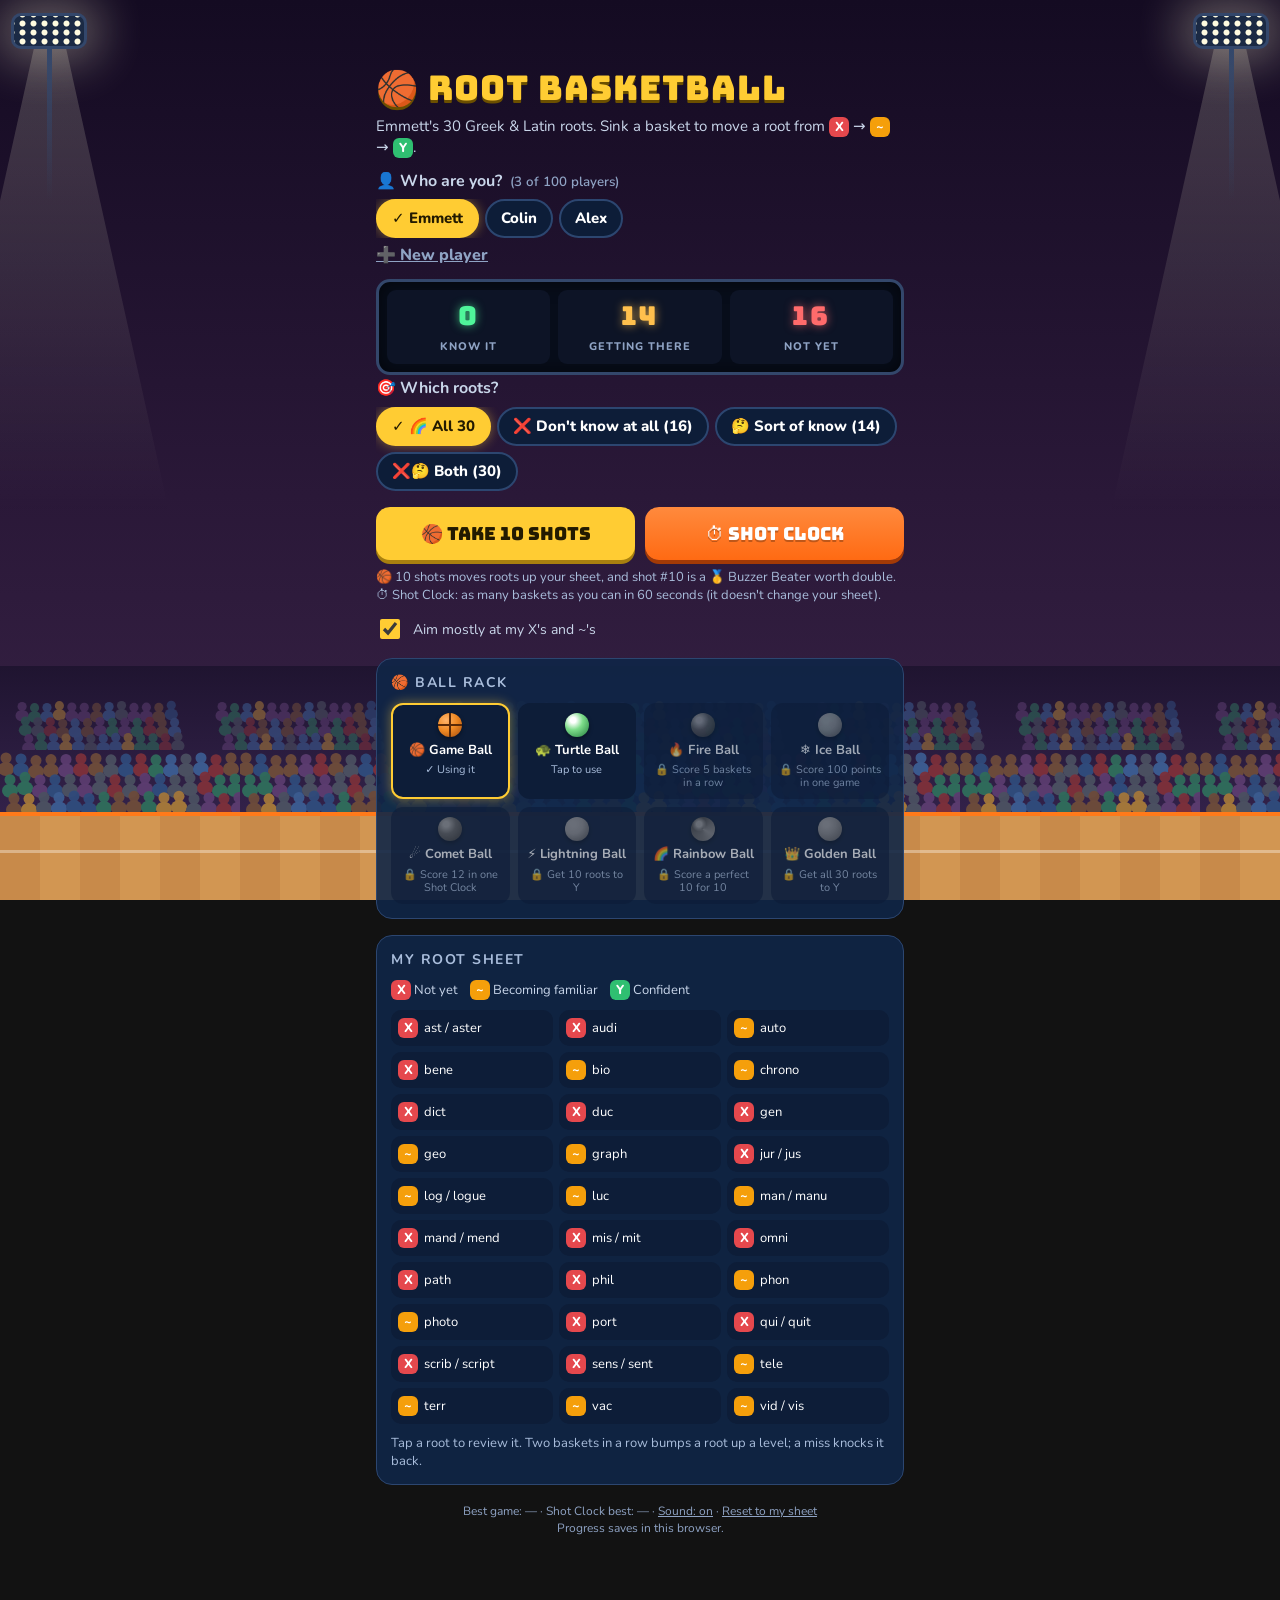
<file: root-basketball/index.html>
<!DOCTYPE html>
<html lang="en">
<head>
<meta charset="utf-8">
<meta name="viewport" content="width=device-width, initial-scale=1">
<title>Root Basketball</title>
<meta name="description" content="Emmett's 30 Greek and Latin roots: score goals to move each root from X to ~ to Y.">
<link rel="preconnect" href="https://fonts.googleapis.com">
<link href="https://fonts.googleapis.com/css2?family=Bungee&family=Nunito:wght@600;800&display=swap" rel="stylesheet">
<style>
/* Night game in a lacrosse stadium: navy sky, stadium lights, a crowd, turf, orange goal pipes. One theme on purpose. */
:root{
  --navy:#0b1d3a; --panel:rgba(16,38,72,.9); --line:#2c4670; --card:#eef3f9; --ink:#13233d; --muted:#5d6f8a;
  --gold:#ffcc33; --gold-d:#a8800f; --orange:#ff6a13; --turf:#2b8a3e; --x:#e5484d; --tilde:#f59f0b; --y:#2fbf71; --soft:#c9d6ea;
  color-scheme: dark;
}
*{box-sizing:border-box;-webkit-tap-highlight-color:transparent}
html,body{margin:0;min-height:100%}
body{background:linear-gradient(#071226,#0d2448 55%,#143768);background-attachment:fixed;color:#fff;font-family:Nunito,system-ui,sans-serif;font-size:16px;line-height:1.4;overflow-x:hidden}
button{font:inherit;color:inherit;cursor:pointer}
button:focus-visible,input:focus-visible{outline:3px solid var(--gold);outline-offset:2px}

/* ---------- the stadium (always moving) ---------- */
.stadium{position:fixed;inset:0;z-index:0;pointer-events:none;overflow:hidden}
.stars{position:absolute;left:0;right:0;top:0;height:45%;background-image:radial-gradient(1.5px 1.5px at 20px 30px,#fff,transparent),radial-gradient(1.2px 1.2px at 120px 80px,#fff,transparent),radial-gradient(1.4px 1.4px at 170px 20px,#ffe9a8,transparent),radial-gradient(1px 1px at 60px 150px,#fff,transparent),radial-gradient(1.1px 1.1px at 190px 120px,#cfe3ff,transparent);background-size:220px 220px;opacity:.6;-webkit-mask-image:linear-gradient(#000,transparent);mask-image:linear-gradient(#000,transparent);animation:twinkle 3.5s ease-in-out infinite alternate,drift 160s linear infinite}
@keyframes twinkle{from{opacity:.25}to{opacity:.75}}
@keyframes drift{to{background-position:660px 0}}
.lights{position:absolute;top:16px;width:70px;height:30px;border-radius:7px;background:#1b2a44 radial-gradient(circle,#fffbe0 0 2.6px,transparent 3.4px) 3px 3px/11px 9px;box-shadow:0 0 0 3px #33476b,0 0 46px 16px rgba(255,248,215,.32);animation:glow 3s ease-in-out infinite alternate}
.lights::after{content:"";position:absolute;left:50%;top:33px;width:5px;height:150px;margin-left:-2.5px;background:linear-gradient(#33476b,transparent)}
.lights.l{left:14px}.lights.r{right:14px;animation-delay:-1.4s}
@keyframes glow{to{box-shadow:0 0 0 3px #33476b,0 0 60px 22px rgba(255,248,215,.42)}}
.beam{position:absolute;top:30px;width:300px;height:620px;background:linear-gradient(rgba(255,250,220,.2),transparent 78%);clip-path:polygon(46% 0,54% 0,100% 100%,0 100%);transform-origin:50% 0;animation:sway 8s ease-in-out infinite alternate}
.beam.l{left:-100px;--a:-28deg}.beam.r{right:-100px;--a:28deg;animation-delay:-3s}
@keyframes sway{from{transform:rotate(calc(var(--a) - 5deg))}to{transform:rotate(calc(var(--a) + 5deg))}}
.stands{position:absolute;left:0;right:0;bottom:84px;height:150px;background:linear-gradient(#0e1b34,#1b2b4c)}
.crowd{position:absolute;left:0;right:0;background-repeat:repeat-x;animation:pan linear infinite,bob ease-in-out infinite}
.crowd.back{bottom:150px;height:58px;background-size:200px 58px;opacity:.6;animation-duration:150s,1.3s}
.crowd.front{bottom:88px;height:70px;background-size:240px 70px;animation-duration:100s,.9s;animation-delay:0s,-.4s}
@keyframes pan{to{background-position-x:-2400px}}
@keyframes bob{0%,100%{transform:translateY(0)}50%{transform:translateY(-3px)}}
.flash{position:absolute;width:5px;height:5px;border-radius:50%;background:#fff;box-shadow:0 0 10px 5px rgba(255,255,255,.85);opacity:0;animation:flash ease-out infinite}
@keyframes flash{0%,90%{opacity:0}92%{opacity:1}100%{opacity:0}}
.field{position:absolute;left:0;right:0;bottom:0;height:88px;background:linear-gradient(90deg,#2b8a3e 0 60px,#33994a 60px 120px) 0 0/120px 100%;border-top:4px solid rgba(255,255,255,.85);animation:pan 60s linear infinite}
.field::after{content:"";position:absolute;left:0;right:0;top:34px;height:3px;background:rgba(255,255,255,.35)}

/* ---------- layout ---------- */
.lx{position:relative;z-index:1;max-width:560px;margin:0 auto;padding:58px 16px 120px}
h1{font-family:Bungee,sans-serif;font-weight:400;font-size:34px;margin:6px 0 0;letter-spacing:1px;color:var(--gold);text-shadow:0 3px 0 #6b4f00}
h1 .stickmoji{display:inline-block;animation:wiggle 2.4s ease-in-out infinite}
@keyframes wiggle{0%,100%{transform:rotate(-10deg)}50%{transform:rotate(10deg) translateY(-3px)}}
.sub{color:var(--soft);margin:4px 0 16px;font-size:15px}
.btn{font-family:Bungee,sans-serif;font-size:18px;border:0;border-radius:14px;padding:14px 16px;color:#231a00;background:var(--gold);box-shadow:0 4px 0 var(--gold-d);width:100%;transition:transform .08s}
.btn:active{transform:translateY(3px);box-shadow:0 1px 0 var(--gold-d)}
.btn.hot{background:linear-gradient(#ff8a3d,var(--orange));color:#fff;box-shadow:0 4px 0 #a33a06;text-shadow:0 2px 0 rgba(0,0,0,.25)}
.btn.alt{background:#e4e9f2;color:var(--ink);box-shadow:0 4px 0 #8d99ad;font-size:15px}
.row{display:flex;gap:10px}
.mode{font-size:13px;color:#a9bddb;margin:8px 0 0}
.panel{background:var(--panel);border:1px solid var(--line);border-radius:16px;padding:14px;margin-top:16px}
.panel h2{font-size:14px;text-transform:uppercase;letter-spacing:1.5px;color:#a9bddb;margin:0 0 10px}
.legend{font-size:13px;color:var(--soft);margin-bottom:10px;display:flex;gap:12px;flex-wrap:wrap}
.badge{display:inline-flex;align-items:center;justify-content:center;width:20px;height:20px;border-radius:6px;font-weight:800;font-size:13px;color:#fff}
.bx{background:var(--x)}.bt{background:var(--tilde)}.by{background:var(--y)}
.grid{display:grid;grid-template-columns:repeat(3,1fr);gap:6px}
.chip{background:#0d1d38;border:1px solid transparent;border-radius:10px;padding:7px 6px;display:flex;align-items:center;gap:6px;font-size:13px;text-align:left;min-width:0}
.chip:hover{border-color:#4a6795}
.chip .badge{flex:none}
.chip span.r{white-space:nowrap;overflow:hidden;text-overflow:ellipsis}
/* scoreboard */
.board{display:flex;gap:8px;background:#070d1a;border:3px solid #33476b;border-radius:14px;padding:8px;box-shadow:inset 0 0 18px rgba(0,0,0,.6)}
.stat{flex:1;text-align:center;background:#0d1426;border-radius:9px;padding:8px 4px}
.stat b{display:block;font-family:Bungee,sans-serif;font-weight:400;font-size:26px;letter-spacing:2px}
.stat small{color:#8fa3c4;font-size:11px;text-transform:uppercase;letter-spacing:1px;font-weight:800}
.stat.y b{color:#4ff59a;text-shadow:0 0 10px rgba(79,245,154,.7)}.stat.t b{color:#ffc04d;text-shadow:0 0 10px rgba(255,192,77,.7)}.stat.x b{color:#ff6b6b;text-shadow:0 0 10px rgba(255,107,107,.7)}
.players{margin:-4px 0 12px;font-weight:800;color:var(--soft)}
.players .phead{display:flex;align-items:baseline;gap:8px;flex-wrap:wrap}
.pchips{display:flex;flex-wrap:wrap;gap:6px;margin:7px 0 6px;max-height:122px;overflow-y:auto}
.pchip{font:inherit;font-weight:800;font-size:15px;color:#fff;background:#0d1d38;border:2px solid var(--line);border-radius:999px;padding:7px 14px;cursor:pointer}
.pchip.on{background:var(--gold);color:#231a00;border-color:var(--gold);box-shadow:0 0 12px rgba(255,204,51,.45)}
.pacts{display:flex;gap:14px;flex-wrap:wrap}
.which{margin:2px 0 4px;font-weight:800;color:var(--soft)}
.pchip:disabled{opacity:.4;cursor:default}
.players small{color:#8fa3c4;font-weight:600}
.addform{display:flex;gap:8px;margin:0 0 12px}
.addform input{flex:1;min-width:0;font:inherit;font-weight:800;padding:10px 12px;border-radius:12px;border:2px solid var(--line);background:#0d1d38;color:#fff}
.addform .btn{width:auto;font-size:15px;padding:10px 16px}
.toggle{display:flex;align-items:center;gap:10px;margin-top:12px;font-size:14px;color:var(--soft);cursor:pointer}
.toggle input{width:20px;height:20px;accent-color:var(--gold)}
/* ball bag */
.bag{display:grid;grid-template-columns:repeat(auto-fill,minmax(118px,1fr));gap:8px}
.skin{background:#0d1d38;border:2px solid transparent;border-radius:12px;padding:8px 6px;display:flex;flex-direction:column;align-items:center;gap:4px}
.skin.on{border-color:var(--gold);box-shadow:0 0 12px rgba(255,204,51,.45)}
.skin.locked{opacity:.6}.skin.locked .ballart{filter:grayscale(1) brightness(.6)}
.skin b{font-size:13px}.skin small{font-size:11px;color:#a9bddb;text-align:center;line-height:1.2}
.ballart{width:24px;height:24px;border-radius:50%;box-shadow:0 2px 4px rgba(0,0,0,.4)}
/* play */
.hud{display:flex;justify-content:space-between;align-items:center;gap:8px;font-family:Bungee,sans-serif;font-size:15px;color:var(--soft)}
.shots{display:flex;gap:3px;margin:8px 0 12px}
.shots i{flex:1;height:8px;border-radius:4px;background:#2c4670}
.shots i.hit{background:var(--y)}.shots i.miss{background:var(--x)}.shots i.now{background:var(--gold)}.shots i.golden{box-shadow:0 0 0 2px #ffd700}
.timebar{height:10px;border-radius:6px;background:#2c4670;margin:8px 0 12px;overflow:hidden;display:none}
.timebar i{display:block;height:100%;width:100%;background:linear-gradient(90deg,var(--orange),var(--gold),var(--y))}
.clockmode .timebar{display:block}.clockmode .shots{display:none}
.qcard{background:var(--card);color:var(--ink);border-radius:18px;padding:18px 16px 16px;text-align:center;box-shadow:0 6px 0 #9aa8bf;position:relative}
.qcard.fire{box-shadow:0 6px 0 #9aa8bf,0 0 0 3px #ff8a1f,0 0 26px 6px rgba(255,120,30,.55);animation:fire 1.2s ease-in-out infinite alternate}
@keyframes fire{to{box-shadow:0 6px 0 #9aa8bf,0 0 0 3px #ffd23f,0 0 36px 10px rgba(255,170,30,.6)}}
.qcard.golden{background:linear-gradient(#fff8dc,#f7e3a0);box-shadow:0 6px 0 #c9a227,0 0 0 3px var(--gold),0 0 30px 8px rgba(255,204,51,.5)}
.qtype{font-size:12px;text-transform:uppercase;letter-spacing:1.5px;color:var(--muted);font-weight:800}
.qcard.golden .qtype{color:#a3330a}
.qmain{font-family:Bungee,sans-serif;font-size:40px;line-height:1.1;margin:8px 0 4px;color:#13233d;word-break:break-word}
.qmain.word{font-size:32px;letter-spacing:1px}
.qmain .hl{color:var(--x);text-decoration:underline;text-decoration-thickness:4px;text-underline-offset:6px}
.qask{font-size:17px;font-weight:800}
.clue{margin-top:10px;font-size:15px;color:var(--muted);min-height:22px}
.clue button{background:none;border:2px dashed #b7c3d6;border-radius:10px;padding:6px 12px;font-weight:800;color:var(--muted)}
.clue em{color:var(--ink);font-style:normal;font-weight:800}
.clue b{color:#a3330a}
.clue button small{display:block;font-size:12px;font-weight:700;opacity:.8;margin-top:2px}
.explain{display:none;text-align:left}
.qcard.done .qtype,.qcard.done .qmain,.qcard.done .qask,.qcard.done .clue{display:none}
.qcard.done .explain{display:block;animation:pop .25s ease-out}
.qcard.done.good{box-shadow:0 6px 0 #8fbf9c,0 0 0 3px var(--y)}
.qcard.done.bad{box-shadow:0 6px 0 #d9a49b,0 0 0 3px var(--x)}
.explain .big{font-family:Bungee,sans-serif;font-weight:400;font-size:20px;display:block}
.qcard.good .explain .big{color:#1f7a3a}.qcard.bad .explain .big{color:#b23a2a}
.ans{font-family:Bungee,sans-serif;font-size:26px;margin:2px 0 6px;color:#13233d;line-height:1.15}
.ans small{font-family:Nunito,system-ui,sans-serif;font-size:18px;font-weight:800;color:#3d4f6b}
.picked{font-size:15px;color:#b23a2a;font-weight:800;margin:0 0 6px}
.word{font-size:15px;margin:0 0 6px}
.from,.parts,.trick{font-size:15px;line-height:1.4;margin:6px 0}
.parts ul{margin:4px 0 0;padding-left:18px}
.parts li{margin:3px 0}
.trick{background:#fff3c9;border-radius:10px;padding:8px 10px}
.explain .btn{margin:8px 0 6px}
.explain .lvup{color:#13233d;background:#ffe9a8}
.explain .lvdown{color:#8a3a2a}
.mexplain{text-align:left;font-size:14px}
.modal .box{max-height:88vh;overflow-y:auto}
.tgt.hint{box-shadow:0 4px 0 #9aa8bf,0 0 0 4px #ffcf33;animation:hint .8s ease-in-out infinite alternate}
@keyframes hint{to{box-shadow:0 4px 0 #9aa8bf,0 0 0 4px #ffcf33,0 0 18px 6px rgba(255,207,51,.75)}}
.typeit{grid-column:1/-1;display:flex;flex-wrap:wrap;gap:8px;justify-content:center;align-items:center;width:100%}.typeit input{flex:1 1 220px;max-width:420px;font:inherit;font-size:1.2rem;padding:12px 14px;border-radius:12px;border:3px solid #ffcc33;background:#0e1830;color:#fff}.typeit input:disabled{opacity:.7}.typeit .btn.ghost{background:transparent;border:2px solid rgba(255,255,255,.55);color:#fff}
.goals{display:grid;grid-template-columns:1fr 1fr;gap:12px;margin-top:18px}
.tgt{background:var(--card);border:0;border-radius:16px;padding:10px 8px 10px;display:flex;flex-direction:column;align-items:center;gap:6px;color:var(--ink);box-shadow:0 4px 0 #9aa8bf;transition:transform .1s,background .2s;min-width:0}
.tgt:active{transform:translateY(2px)}
.goal{position:relative;width:84px;height:66px}
.goal svg{display:block;overflow:visible}
.tgt.golden .goal::after{content:"🥇";position:absolute;left:50%;top:-14px;transform:translateX(-50%);font-size:20px;line-height:1}
.lbl{font-weight:800;font-size:17px;line-height:1.15;min-height:20px}
.key{font-size:11px;color:var(--muted);font-weight:800;margin-top:-3px}
.tgt.root .lbl{font-family:Bungee,sans-serif;font-weight:400;font-size:18px}
.tgt.right{background:#cfeed9}.tgt.wrong{background:#f6d0cb}.tgt.dim{opacity:.55}.tgt[disabled]{cursor:default}
.tgt.swish svg{animation:swish .45s}
@keyframes swish{0%{transform:scale(1)}30%{transform:scale(1.06,1.1)}60%{transform:scale(.97)}100%{transform:scale(1)}}
.ball-in{position:absolute;width:13px;height:13px;margin:-6.5px 0 0 -6.5px;border-radius:50%;box-shadow:0 2px 3px rgba(0,0,0,.35)}
.ball-in.off{animation:off .7s ease-in forwards}
@keyframes off{0%{transform:translate(0,0)}35%{transform:translate(var(--bx),-14px)}100%{transform:translate(calc(var(--bx) * 1.8),40px);opacity:0}}
.stickrow{display:flex;flex-direction:column;align-items:center;margin-top:6px}
.stick{transition:transform .12s ease-out;transform-origin:50% 85%;overflow:visible;filter:drop-shadow(0 3px 2px rgba(0,0,0,.5))}
.tip{font-size:12px;color:#a9bddb;margin-top:2px;text-align:center}
.ball{position:fixed;width:16px;height:16px;margin:-8px 0 0 -8px;border-radius:50%;pointer-events:none;z-index:50;box-shadow:0 3px 5px rgba(0,0,0,.4)}
.spark{position:fixed;width:6px;height:6px;border-radius:50%;margin:-3px 0 0 -3px;pointer-events:none;z-index:49;animation:spark .45s ease-out forwards}
@keyframes spark{to{transform:scale(.1) translateY(6px);opacity:0}}
.burst{position:fixed;width:7px;height:7px;border-radius:50%;margin:-3.5px 0 0 -3.5px;pointer-events:none;z-index:55;animation:burst .7s ease-out forwards}
@keyframes burst{to{transform:translate(var(--dx),var(--dy)) scale(.2);opacity:0}}
.stamp{position:fixed;transform:translate(-50%,-50%);font-family:Bungee,sans-serif;font-size:22px;white-space:nowrap;pointer-events:none;z-index:56;animation:stamp .95s ease-out forwards;text-shadow:0 2px 0 rgba(0,0,0,.55),0 0 10px rgba(0,0,0,.35)}
.stamp.good{color:#ffe066}.stamp.bad{color:#ff8a7a}
@keyframes stamp{0%{transform:translate(-50%,-50%) scale(.3);opacity:0}20%{transform:translate(-50%,-50%) scale(1.25);opacity:1}35%{transform:translate(-50%,-50%) scale(1)}100%{transform:translate(-50%,-130%) scale(1);opacity:0}}
.feedback{margin-top:16px;border-radius:16px;padding:14px;font-size:16px;line-height:1.4;display:none}
.feedback.show{display:block;animation:pop .25s ease-out}
.feedback.good{background:#173f2a;border:2px solid var(--y)}
.feedback.bad{background:#4a2420;border:2px solid var(--x)}
.feedback b.big{font-family:Bungee,sans-serif;font-weight:400;font-size:20px;display:block;margin-bottom:4px}
.feedback .btn{margin-top:12px}
.lvup{margin-top:8px;padding:8px 10px;border-radius:10px;background:rgba(255,204,51,.16);border:1px solid var(--gold);font-weight:800}
.lvdown{margin-top:8px;font-size:14px;color:#f0c4bd}
.pts{position:absolute;right:14px;top:10px;font-family:Bungee,sans-serif;color:#1f9d55;font-size:20px;opacity:0}
.pts.go{animation:float 1s ease-out}
@keyframes float{0%{opacity:1;transform:translateY(0)}100%{opacity:0;transform:translateY(-30px)}}
@keyframes pop{0%{transform:scale(.95);opacity:0}100%{transform:scale(1);opacity:1}}
@keyframes shake{0%,100%{transform:translateX(0)}25%{transform:translateX(-6px)}75%{transform:translateX(6px)}}
.shake{animation:shake .3s}
.end{text-align:center}
.end .score{font-family:Bungee,sans-serif;font-size:64px;color:var(--gold);text-shadow:0 4px 0 #6b4f00;margin:6px 0}
.end .rank{font-family:Bungee,sans-serif;font-size:22px}
.list{text-align:left}
.list div{padding:6px 0;border-bottom:1px solid var(--line);font-size:15px}
.unlock{border-color:var(--gold);box-shadow:0 0 18px rgba(255,204,51,.35)}
.modal{position:fixed;inset:0;background:rgba(0,0,0,.6);display:none;align-items:center;justify-content:center;padding:20px;z-index:60}
.modal.show{display:flex}
.modal .box{background:var(--card);color:var(--ink);border-radius:18px;padding:20px;max-width:360px;width:100%;text-align:center}
.modal h3{font-family:Bungee,sans-serif;font-weight:400;font-size:30px;margin:0}
.modal p{margin:8px 0}
.hidden{display:none !important}
.tiny{font-size:12px;color:#8fa3c4;text-align:center;margin-top:18px}
.link{background:none;border:0;color:#8fa3c4;text-decoration:underline;padding:0}
.confetti{position:fixed;top:-10px;width:8px;height:14px;z-index:70;pointer-events:none;animation:fall linear forwards}
@keyframes fall{to{transform:translateY(110vh) rotate(720deg)}}
.toast{position:fixed;left:50%;bottom:24px;transform:translateX(-50%) translateY(20px);background:#0a1426;border:2px solid var(--gold);color:#fff;border-radius:14px;padding:10px 16px;font-weight:800;z-index:80;opacity:0;transition:opacity .25s,transform .25s;max-width:calc(100% - 32px);text-align:center;pointer-events:none}
.toast.show{opacity:1;transform:translateX(-50%) translateY(0)}
.sun,.cloud{display:none}
.sun{position:absolute;top:22px;right:28px;width:62px;height:62px;border-radius:50%;background:radial-gradient(circle,#fff6b0,#ffd23f 60%,#ffb703);box-shadow:0 0 50px 18px rgba(255,214,80,.5);animation:sunglow 4s ease-in-out infinite alternate}
@keyframes sunglow{to{box-shadow:0 0 70px 26px rgba(255,214,80,.62)}}
.cloud{position:absolute;width:96px;height:28px;border-radius:30px;background:#fff;opacity:.85;animation:cloudmove linear infinite}
.cloud::before,.cloud::after{content:"";position:absolute;background:#fff;border-radius:50%}
.cloud::before{width:44px;height:44px;left:14px;top:-20px}
.cloud::after{width:34px;height:34px;left:46px;top:-14px}
.cloud.c1{top:70px;animation-duration:70s;animation-delay:-10s}
.cloud.c2{top:140px;width:70px;animation-duration:95s;animation-delay:-50s}
.cloud.c3{top:210px;animation-duration:120s;animation-delay:-80s;opacity:.7}
@keyframes cloudmove{from{left:-140px}to{left:110%}}
.ball-in.drop{animation:drop .6s ease-in forwards}
@keyframes drop{0%{transform:translateY(-4px)}100%{transform:translateY(22px);opacity:0}}
body[data-sport="basketball"]{background:linear-gradient(#140b22,#2a1838 55%,#3a2448);background-attachment:fixed}
body[data-sport="basketball"] .stars{display:none}
body[data-sport="basketball"] .stands{background:linear-gradient(#1f1430,#33224a)}
body[data-sport="basketball"] .field{background:linear-gradient(90deg,#c88a4a 0 40px,#d29652 40px 80px) 0 0/80px 100%;border-top-color:#ff7a1a}
body[data-sport="basketball"] .tgt{background:#f7efe6}
body[data-sport="soccer"]{background:linear-gradient(#1565c0,#1e88e5 55%,#64b5f6);background-attachment:fixed;--soft:#eaf4ff}
body[data-sport="soccer"] .stars,body[data-sport="soccer"] .lights,body[data-sport="soccer"] .beam{display:none}
body[data-sport="soccer"] .sun,body[data-sport="soccer"] .cloud{display:block}
body[data-sport="soccer"] .stands{background:linear-gradient(#24476e,#2f5c8a)}
body[data-sport="soccer"] .field{background:linear-gradient(90deg,#3aa54b 0 60px,#44b356 60px 120px) 0 0/120px 100%}
body[data-sport="soccer"] .tgt{background:#e9f7ea}
body[data-sport="soccer"] .mode,body[data-sport="soccer"] .tiny,body[data-sport="soccer"] .link{color:#e3f0ff}
body[data-sport="soccer"] .players small{color:#d6e8ff}
body[data-sport="football"] .field{background:repeating-linear-gradient(90deg,#2f9444 0 57px,#ffffff 57px 60px);border-top-color:#ffffff}
body[data-sport="football"] .tgt{background:#e9f7ea}
body[data-sport="football"] .ball{width:22px;height:14px;margin:-7px 0 0 -11px}
body[data-sport="football"] .ball-in{width:16px;height:10px;margin:-5px 0 0 -8px}
.ball-in.thru{animation:thru .6s ease-out forwards}
@keyframes thru{0%{transform:translateY(0) scale(1)}100%{transform:translateY(-18px) scale(.5);opacity:0}}
@media (max-width:420px){h1{font-size:28px}.qmain{font-size:34px}.btn{font-size:16px;padding:13px 10px}}
@media (prefers-reduced-motion:reduce){.ball-in.thru,.sun,.cloud,.ball-in.drop,.stars,.lights,.beam,.crowd,.flash,.field,.confetti,.shake,.pts.go,.qcard.fire,h1 .stickmoji,.tgt.swish svg,.feedback.show,.ball-in.off{animation:none}.flash{display:none}}
</style>
</head>
<body>
<svg width="0" height="0" style="position:absolute" aria-hidden="true"><defs>
  <pattern id="mesh" width="7" height="7" patternUnits="userSpaceOnUse" patternTransform="rotate(45)"><path d="M0 0H7M0 0V7" stroke="#7c8aa0" stroke-width="1.1" fill="none"/></pattern>
  <pattern id="pocket" width="5" height="5" patternUnits="userSpaceOnUse" patternTransform="rotate(45)"><path d="M0 0H5M0 0V5" stroke="#e8edf5" stroke-width=".9" fill="none"/></pattern>
</defs></svg>
<div class="stadium" aria-hidden="true" id="stadium">
  <div class="stars"></div><div class="sun"></div><div class="cloud c1"></div><div class="cloud c2"></div><div class="cloud c3"></div>
  <div class="beam l"></div><div class="beam r"></div>
  <div class="lights l"></div><div class="lights r"></div>
  <div class="stands"></div>
  <div class="crowd back" id="crowdBack"></div><div class="crowd front" id="crowdFront"></div>
  <div class="field"></div>
</div>

<main class="lx" id="lx">
  <section id="home">
    <h1><span class="stickmoji" id="tEmoji">🥍</span> <span id="tName">Root Lacrosse</span></h1>
    <p class="sub">Emmett's 30 Greek &amp; Latin roots. <span id="tVerb">Score a goal</span> to move a root from <span class="badge bx">X</span> → <span class="badge bt">~</span> → <span class="badge by">Y</span>.</p>
    <div class="players"><div class="phead"><b>👤 Who are you?</b> <small id="playerCount"></small></div><div class="pchips" id="playerChips" role="group" aria-label="Who is playing"></div><div class="pacts"><button class="link" id="addPlayerBtn" type="button">➕ New player</button> <button class="link hidden" id="delPlayer" type="button">🗑 Remove</button></div></div>
    <form class="addform hidden" id="addForm"><input id="newName" maxlength="30" placeholder="New player's name" aria-label="New player's name" autocomplete="off"><button class="btn" type="submit">Add</button></form>
    <div class="board" aria-label="My root scoreboard">
      <div class="stat y"><b id="sY">0</b><small>Know it</small></div>
      <div class="stat t"><b id="sT">0</b><small>Getting there</small></div>
      <div class="stat x"><b id="sX">0</b><small>Not yet</small></div>
    </div>
    <div class="which"><b>🎯 Which roots?</b><div class="pchips" id="whichChips" role="group" aria-label="Which roots to practice"></div></div>
    <div class="row" style="margin-top:16px"><button class="btn" id="startBtn" type="button">🥅 Take 10 shots</button><button class="btn hot" id="clockBtn" type="button">⏱ Shot Clock</button></div>
    <p class="mode" id="tMode">🥅 10 shots moves roots up your sheet, and shot #10 is a 🥇 Golden Goal worth double. ⏱ Shot Clock: as many goals as you can in 60 seconds (it doesn't change your sheet).</p>
    <label class="toggle"><input type="checkbox" id="focusX" checked> Aim mostly at my X's and ~'s</label>
    <div class="panel"><h2 id="tBag">🥍 Ball bag</h2><div class="bag" id="bag"></div></div>
    <div class="panel">
      <h2>My root sheet</h2>
      <div class="legend"><span><span class="badge bx">X</span> Not yet</span><span><span class="badge bt">~</span> Becoming familiar</span><span><span class="badge by">Y</span> Confident</span></div>
      <div class="grid" id="grid"></div>
      <p style="font-size:13px;color:#a9bddb;margin:10px 0 0" id="tSheet">Tap a root to review it. Two goals in a row bumps a root up a level; a miss knocks it back.</p>
    </div>
    <p class="tiny">Best game: <span id="best">—</span> · <span id="tClockName">Shot Clock</span> best: <span id="cbest">—</span> · <button class="link" id="soundBtn" type="button">Sound: on</button> · <button class="link" id="resetBtn" type="button">Reset to my sheet</button><br>Progress saves in this browser.</p>
  </section>

  <section id="play" class="hidden">
    <div class="hud"><span id="hudLeft">Shot 1/10</span><span id="hudStreak"></span><span id="hudScore">0 pts</span></div>
    <div class="shots" id="shots"></div>
    <div class="timebar"><i id="tbar"></i></div>
    <div class="qcard" id="qcard">
      <div class="pts" id="pts">+10</div>
      <div class="qtype" id="qtype"></div>
      <div class="qmain" id="qmain"></div>
      <div class="qask" id="qask"></div>
      <div class="clue" id="clue"></div>
      <div class="explain" id="explain" aria-live="polite"></div>
    </div>
    <div class="goals" id="goals"></div>
    <div class="stickrow">
      <svg class="stick" id="stick" viewBox="0 -26 120 126" width="112" height="118" aria-hidden="true">
        <g id="arm">
          <line x1="60" y1="98" x2="60" y2="30" stroke="#cfd6e2" stroke-width="5" stroke-linecap="round"/>
          <line x1="60" y1="98" x2="60" y2="70" stroke="#1d2433" stroke-width="6.5" stroke-linecap="round"/>
          <path d="M56 31 L52 20 C47 13 42 5 42 -5 C42 -14 47 -18 53 -18 L67 -18 C73 -18 78 -14 78 -5 C78 5 73 13 68 20 L64 31 Z" fill="url(#pocket)"/>
          <path d="M56 31 L52 20 C47 13 42 5 42 -5 C42 -14 47 -18 53 -18 L67 -18 C73 -18 78 -14 78 -5 C78 5 73 13 68 20 L64 31 Z" fill="none" stroke="#ffffff" stroke-width="3.6" stroke-linejoin="round"/>
          <path d="M44 -6 H76 M44 -1 H76" stroke="#ff6a13" stroke-width="1.6" opacity=".9"/><path d="M53 -18 Q60 -21 67 -18" fill="none" stroke="#ffffff" stroke-width="3.6" stroke-linecap="round"/>
          <circle id="pball" cx="60" cy="8" r="7.5" fill="#f4f4f0" stroke="#9aa3b0" stroke-width="1.2"/>
        </g>
      </svg>
      <div class="tip" id="tTip">Tap a goal to shoot! (Keys 1–4 work too.)</div>
    </div>
    <div class="feedback" id="feedback" aria-live="polite"></div>
    <p class="tiny"><button class="link" id="quitBtn" type="button">Quit game</button></p>
  </section>

  <section id="end" class="hidden end">
    <h1 style="font-size:26px" id="endTitle">Final whistle!</h1>
    <div class="score" id="endScore">0</div>
    <div class="rank" id="endRank"></div>
    <p class="sub" id="endHits"></p>
    <div class="panel list unlock hidden" id="unlockPanel"><h2>🎁 New ball unlocked!</h2><div id="unlockList"></div></div>
    <div class="panel list hidden" id="lvlPanel"><h2>Level ups</h2><div id="lvlList"></div></div>
    <div class="panel list hidden" id="missPanel"><h2>Practice these</h2><div id="missList"></div><button class="btn" id="justBtn" type="button" style="margin-top:12px">🎯 Practice just these</button></div>
    <div class="row" style="margin-top:18px"><button class="btn alt" id="homeBtn" type="button">My sheet</button><button class="btn" id="againBtn" type="button">Again!</button></div>
  </section>
</main>

<div class="modal" id="modal"><div class="box">
  <h3 id="mRoot"></h3>
  <p style="font-size:20px;font-weight:800" id="mMeaning"></p>
  <p style="color:var(--muted)" id="mEx"></p>
  <p style="color:var(--muted)" id="mMore"></p>
  <div class="mexplain" id="mHook"></div>
  <button class="btn" id="mClose" style="margin-top:10px" type="button">Got it</button>
</div></div>
<div id="fx"></div>
<div class="toast" id="toast" role="status"></div>

<script>
/* ===== One game, three sports. Each page sets SPORT; the rest is the same Root game. ===== */
const SPORT = "basketball";
const HOOP_SVG = `<svg viewBox="0 0 84 66" width="84" height="66" aria-hidden="true"><rect x="14" y="2" width="56" height="34" rx="3" fill="#ffffff" stroke="#9aa8bf" stroke-width="2"/><rect x="32" y="14" width="20" height="16" fill="none" stroke="#ff6a13" stroke-width="2.5"/><path d="M28 40 L33 62 H51 L56 40 Z" fill="url(#mesh)" stroke="#c5ceda" stroke-width="1.2"/><ellipse cx="42" cy="40" rx="15" ry="3.6" fill="none" stroke="#ff6a13" stroke-width="3.5"/></svg>`;
const SOCCER_GOAL_SVG = `<svg viewBox="0 0 84 66" width="84" height="66" aria-hidden="true"><rect x="5" y="10" width="74" height="50" fill="url(#mesh)"/><path d="M5 60 L14 50 H70 L79 60" fill="none" stroke="#7c8aa0" stroke-width="1.5"/><path d="M5 62 V10 H79 V62" fill="none" stroke="#8d99ad" stroke-width="6.5" stroke-linecap="round" stroke-linejoin="round"/><path d="M5 62 V10 H79 V62" fill="none" stroke="#ffffff" stroke-width="3.6" stroke-linecap="round" stroke-linejoin="round"/><rect x="0" y="62" width="84" height="3" rx="1.5" fill="#6bbf6b"/></svg>`;
const HANDS_SVG = `<g id="arm"><path d="M34 98 L43 54" stroke="#c98b5e" stroke-width="12" stroke-linecap="round"/><path d="M86 98 L77 54" stroke="#c98b5e" stroke-width="12" stroke-linecap="round"/><rect x="33" y="64" width="15" height="7" rx="3" transform="rotate(-12 40 67)" fill="#ff6a13"/><rect x="72" y="64" width="15" height="7" rx="3" transform="rotate(12 80 67)" fill="#ff6a13"/><path d="M37 52 C 35 40 46 32 53 38 L 55 48 Z" fill="#e0a87c"/><path d="M83 52 C 85 40 74 32 67 38 L 65 48 Z" fill="#e0a87c"/><circle id="pball" cx="60" cy="24" r="17" fill="#f08a24" stroke="#a2490c" stroke-width="1.6"/></g>`;
const BOOT_SVG = `<path d="M8 92 Q60 84 112 92" stroke="#2e8b3d" stroke-width="6" fill="none" opacity=".85"/><g id="arm"><rect x="24" y="-14" width="12" height="62" rx="5" fill="#ffcc33"/><rect x="24" y="20" width="12" height="9" fill="#1d4ed8"/><path d="M22 46 H38 L40 62 C56 62 64 66 64 74 C64 78 60 80 56 80 H20 C18 80 17 78 17 76 Z" fill="#1d2433"/><path d="M30 58 l6 -4 M33 63 l6 -4" stroke="#ffffff" stroke-width="1.6"/><circle cx="24" cy="82" r="2.2" fill="#aab2bf"/><circle cx="36" cy="82" r="2.2" fill="#aab2bf"/><circle cx="50" cy="82" r="2.2" fill="#aab2bf"/></g><circle id="pball" cx="82" cy="76" r="12" fill="#ffffff" stroke="#222222" stroke-width="1.6"/>`;
const GOALPOST_SVG = `<svg viewBox="0 0 84 66" width="84" height="66" aria-hidden="true"><path d="M42 64 V40 M18 40 H66 M18 40 V2 M66 40 V2" stroke="#b8860b" stroke-width="6" stroke-linecap="round" fill="none"/><path d="M42 64 V40 M18 40 H66 M18 40 V2 M66 40 V2" stroke="#ffd84d" stroke-width="3" stroke-linecap="round" fill="none"/><rect x="0" y="62" width="84" height="3" rx="1.5" fill="#6bbf6b"/></svg>`;
const KICK_SVG = `<path d="M8 92 Q60 84 112 92" stroke="#2e8b3d" stroke-width="6" fill="none" opacity=".85"/><path d="M76 92 L88 92 L84 84 L80 84 Z" fill="#ff6a13"/><g id="arm"><rect x="24" y="-14" width="12" height="62" rx="5" fill="#ffffff"/><rect x="24" y="18" width="12" height="7" fill="#7a1f1f"/><rect x="24" y="28" width="12" height="4" fill="#ffcc33"/><path d="M22 46 H38 L40 62 C56 62 64 66 64 74 C64 78 60 80 56 80 H20 C18 80 17 78 17 76 Z" fill="#1d2433"/><path d="M30 58 l6 -4 M33 63 l6 -4" stroke="#ffffff" stroke-width="1.6"/></g><ellipse id="pball" cx="82" cy="72" rx="8" ry="13" transform="rotate(18 82 72)" fill="#8b4513" stroke="#4a2208" stroke-width="1.6"/>`;
const SPORTS = {
  lacrosse: { name: "Root Lacrosse", emoji: "🥍", key: "rootLacrosseEmmett_v1", pkey: "rootLacrosse_players", verb: "Score a goal", startBtn: "🥅 Take 10 shots", clock: "Shot Clock", shot: "Shot", plural: "goals", next: "Next shot ➜", bag: "Ball bag", bagEmoji: "🥍", tip: "Tap a goal to shoot! (Keys 1–4 work too.)", hit: "🥅 GOAL!", hitIcon: "🥅", golden: "🥇 Golden Goal", goldenStamp: "🥇 GOLDEN GOAL!", missHead: "No goal: here's the trick", near: ["OFF THE POST!"], wide: "WIDE!", end: "Final whistle", clockEnd: "⏱ Buzzer", ranks: ["🏆 MVP!", "🥍 All-American", "⭐ Starter", "👟 Rookie", "🎽 Keep practicing!"], clockTop: "⚡ Lightning Shooter!", streak: ["🎩 HAT TRICK!", "🔥 ON FIRE!", "⚡ UNSTOPPABLE!", "🏆 MVP!"], aim: 34 / 66, hitX: .45, hitY: 16, missX: [.4, .56], ball: { icon: "⚪", c1: "#f4f4f0", c2: "#aab2bf" } },
  basketball: { name: "Root Basketball", emoji: "🏀", key: "rootBasketballEmmett_v1", pkey: "rootBasketball_players", verb: "Sink a basket", startBtn: "🏀 Take 10 shots", clock: "Shot Clock", shot: "Shot", plural: "baskets", next: "Next shot ➜", bag: "Ball rack", bagEmoji: "🏀", tip: "Tap a hoop to shoot! (Keys 1–4 work too.)", hit: "🏀 SWISH!", hitIcon: "🏀", golden: "🥇 Buzzer Beater", goldenStamp: "🥇 BUZZER BEATER!", missHead: "No basket: here's the trick", near: ["RIM OUT!", "BRICK!"], wide: "AIRBALL!", end: "Final buzzer", clockEnd: "⏱ Buzzer", ranks: ["🏆 MVP!", "🏀 All-Star", "⭐ Starter", "👟 Rookie", "🎽 Keep practicing!"], clockTop: "⚡ Lightning Shooter!", streak: ["🔥 HEATING UP!", "🔥 ON FIRE!", "⚡ UNSTOPPABLE!", "🏆 MVP!"], aim: 40 / 66, hitX: .08, hitY: 2, missX: [.22, .55], drop: true, rim: true, target: HOOP_SVG, shooter: HANDS_SVG, wind: e => `translate(0 ${(10 * e).toFixed(2)})`, fling: "translate(0 -14)",
    ball: { icon: "🏀", c1: "#f08a24", c2: "#a2490c", bg: "linear-gradient(90deg,transparent 46%,#5a2a08 46% 54%,transparent 54%),linear-gradient(0deg,transparent 46%,#5a2a08 46% 54%,transparent 54%),radial-gradient(circle at 34% 30%,#ffb46b,#f08a24 45%,#a2490c)" } },
  soccer: { name: "Root Soccer", emoji: "⚽", key: "rootSoccerEmmett_v1", pkey: "rootSoccer_players", verb: "Score a goal", startBtn: "⚽ Take 10 kicks", clock: "Lightning Round", shot: "Kick", plural: "goals", next: "Next kick ➜", bag: "Ball bag", bagEmoji: "⚽", tip: "Tap a goal to kick! (Keys 1–4 work too.)", hit: "⚽ GOAL!", hitIcon: "⚽", golden: "🥇 Golden Goal", goldenStamp: "🥇 GOLDEN GOAL!", missHead: "No goal: here's the trick", near: ["OFF THE POST!", "SAVED!"], wide: "WIDE!", end: "Final whistle", clockEnd: "⏱ Final whistle", ranks: ["🏆 MVP!", "⚽ All-Star", "⭐ Starter", "👟 Rookie", "🎽 Keep practicing!"], clockTop: "⚡ Lightning Striker!", streak: ["🎩 HAT TRICK!", "🔥 ON FIRE!", "⚡ UNSTOPPABLE!", "🏆 MVP!"], aim: 35 / 66, hitX: .55, hitY: 18, missX: [.46, .62], target: SOCCER_GOAL_SVG, shooter: BOOT_SVG, wind: e => `rotate(${(-40 * e).toFixed(2)} 30 -12)`, fling: "rotate(32 30 -12)",
    ball: { icon: "⚽", c1: "#ffffff", c2: "#222222", bg: "radial-gradient(circle at 50% 50%,#222 0 17%,transparent 18%),radial-gradient(circle at 18% 22%,#222 0 11%,transparent 12%),radial-gradient(circle at 84% 26%,#222 0 11%,transparent 12%),radial-gradient(circle at 26% 86%,#222 0 11%,transparent 12%),radial-gradient(circle at 80% 84%,#222 0 11%,transparent 12%),radial-gradient(circle at 34% 30%,#ffffff,#e8e8e8 60%,#bdbdbd)" } },
  football: { name: "Root Football", emoji: "🏈", key: "rootFootballEmmett_v1", pkey: "rootFootball_players", verb: "Kick a field goal", startBtn: "🏈 Take 10 kicks", clock: "Two-Minute Drill", shot: "Kick", plural: "field goals", next: "Next kick ➜", bag: "Ball bag", bagEmoji: "🏈", tip: "Tap the goalposts to kick! (Keys 1–4 work too.)", hit: "🏈 IT'S GOOD!", hitIcon: "🏈", golden: "🥇 Game-Winning Kick", goldenStamp: "🥇 GAME WINNER!", missHead: "No good: here's the trick", near: ["OFF THE UPRIGHT!", "DOINK!"], wide: "WIDE!", wideSide: true, end: "Final whistle", clockEnd: "⏱ Time's up", ranks: ["🏆 MVP!", "🏈 Pro Bowler", "⭐ Starter", "👟 Rookie", "🎽 Keep practicing!"], clockTop: "⚡ Lightning Kicker!", streak: ["🔥 HEATING UP!", "🔥 ON FIRE!", "⚡ UNSTOPPABLE!", "🏆 MVP!"], aim: 22 / 66, hitX: .3, hitY: 10, missX: [.31, .58], thru: true, target: GOALPOST_SVG, shooter: KICK_SVG, wind: e => `rotate(${(-40 * e).toFixed(2)} 30 -12)`, fling: "rotate(32 30 -12)",
    ball: { icon: "🏈", c1: "#8b4513", c2: "#4a2208", bg: "linear-gradient(#ffffff,#ffffff) center/56% 2px no-repeat,repeating-linear-gradient(90deg,transparent 0 3px,#ffffff 3px 5px) center/40% 6px no-repeat,radial-gradient(ellipse at 40% 35%,#b5652a,#8b4513 55%,#4a2208)" } },
};
const T = SPORTS[SPORT] || SPORTS.lacrosse;
// 🤫 three quick taps on the tip button: a surprise
function secretGame() {
  if (window.parent !== window) { try { window.parent.postMessage({ studyArcade: "secret", sport: SPORT }, "*"); return; } catch (e) {} }
  location.href = SPORT === "basketball" ? "../hippo-hoops/index.html" : `../dream-team/index.html?sport=${SPORT}`;
}
/* ===== Emmett's roots: [roots shown, meaning, sheet examples, more words ([] marks the root), starting level from his sheet: 0=X, 1=~, -1 = unmarked] ===== */
const DATA = [
  ["ast / aster","star",["asteroid","astronomy"],["[ast]ronaut","dis[aster]","[aster]isk"],0],
  ["audi","hear",["audible","audience"],["[audi]torium","[audi]tion","[audi]o"],0],
  ["auto","self",["automatic","autopsy"],["[auto]biography","[auto]pilot","[auto]mobile"],-1],
  ["bene","good",["benefit","benign"],["[bene]ficial","[bene]factor","[bene]volent"],0],
  ["bio","life",["biography","biology"],["[bio]me","anti[bio]tic","[bio]degradable"],-1],
  ["chrono","time",["chronic","synchronize"],["[chrono]logical","[chron]icle","ana[chron]ism"],1],
  ["dict","say",["dictate","diction"],["pre[dict]","contra[dict]","[dict]ionary"],0],
  ["duc","lead, make",["deduce","produce"],["e[duc]ate","intro[duc]e","con[duc]tor"],0],
  ["gen","give birth",["gene","generate"],["[gen]esis","[gen]eration","[gen]ealogy"],0],
  ["geo","earth",["geography","geology"],["[geo]metry","[geo]thermal","[geo]de"],-1],
  ["graph","write",["autograph","graph"],["para[graph]","[graph]ic","bio[graph]y"],1],
  ["jur / jus","law",["jury","justice"],["in[jus]tice","[jur]isdiction","[jus]tify"],0],
  ["log / logue","thought",["logic","obloquy"],["[log]ical","mono[logue]","dia[logue]"],-1],
  ["luc","light",["lucid","translucent"],["[luc]idity","e[luc]idate","trans[luc]ence"],-1],
  ["man / manu","hand",["manual","manure"],["[man]icure","[manu]facture","[man]ipulate"],-1],
  ["mand / mend","order",["demand","recommend"],["com[mand]","[mand]atory","[mand]ate"],0],
  ["mis / mit","send",["missile","transmission"],["trans[mit]","sub[mit]","[mis]sion"],0],
  ["omni","all",["omnivorous"],["[omni]potent","[omni]present","[omni]scient"],0],
  ["path","feel",["empathy","pathetic"],["sym[path]y","tele[path]y","a[path]y"],0],
  ["phil","love",["philosophy","bibliophile"],["[phil]anthropy","[Phil]adelphia","audio[phil]e"],0],
  ["phon","sound",["phonics","telephone"],["sym[phon]y","micro[phon]e","head[phon]es"],1],
  ["photo","light",["photograph","photon"],["[photo]synthesis","[photo]copy","[photo]bomb"],-1],
  ["port","carry",["export","portable"],["trans[port]","im[port]","[port]er"],0],
  ["qui / quit","quiet, rest",["acquit","tranquil"],["[qui]et","tran[qui]lity","ac[quit]tal"],0],
  ["scrib / script","write",["ascribe","script"],["de[scrib]e","pre[script]ion","[scrib]ble"],0],
  ["sens / sent","feel",["resent","sensitive"],["[sens]ation","con[sent]","[sent]iment"],0],
  ["tele","far off",["telecast","telephone"],["[tele]scope","[tele]vision","[tele]port"],-1],
  ["terr","earth",["terrain","territory"],["[terr]arium","extra[terr]estrial","Medi[terr]anean"],-1],
  ["vac","empty",["evacuate","vacate"],["[vac]uum","[vac]ant","[vac]ation"],-1],
  ["vid / vis","see",["visible","video"],["[vis]ion","super[vis]e","e[vid]ence"],-1],
].map((d, i) => ({ id: i, r: d[0], m: d[1], ex: d[2], more: d[3], start: d[4] }));
// short "why" hooks that connect the root to words Emmett already knows
const HOOKS = {
  0: "An ASTEROID is a star-like rock; an ASTRONAUT is a \"star sailor.\"",
  1: "If it's AUDIBLE you can hear it. The AUDIENCE is the people who hear.",
  2: "AUTOMATIC = works by itself. AUTOGRAPH = writing your own name.",
  3: "A BENEFIT is something good for you. BENE = good.",
  4: "BIOLOGY is the study of life. A BIOGRAPHY is writing about someone's life.",
  5: "CHRONIC = lasts a long time. SYNCHRONIZE = same time.",
  6: "DICTATE = say it out loud for someone to write. PREDICT = say it before it happens.",
  7: "PRODUCE = make. A CONDUCTOR leads the band.",
  8: "GENERATE = bring into being. A GENE is passed on at birth.",
  9: "GEOGRAPHY = writing about the earth. GEOLOGY = studying the earth's rocks.",
  10: "An AUTOGRAPH is self-writing. A GRAPH is data written as a picture.",
  11: "A JURY decides according to the law. JUSTICE = fairness under law.",
  12: "LOGIC is careful thinking. A MONOLOGUE is one person's thoughts spoken.",
  13: "LUCID = clear, like light shining through. TRANSLUCENT lets light through.",
  14: "MANUAL = done by hand. A MANICURE is care for your hands.",
  15: "DEMAND = give an order. COMMAND, MANDATORY = it's ordered.",
  16: "A MISSILE is something sent flying. TRANSMIT = send across.",
  17: "An OMNIVORE eats all kinds of food — plants and meat.",
  18: "EMPATHY = feeling what someone else feels. SYMPATHY = feeling with them.",
  19: "PHILOSOPHY = love of wisdom. A BIBLIOPHILE loves books. Philadelphia = city of brotherly love.",
  20: "PHONICS = letter sounds. TELEPHONE = sound from far off.",
  21: "PHOTOGRAPH = writing with light. A PHOTON is a particle of light.",
  22: "PORTABLE = easy to carry. EXPORT = carry out of the country.",
  23: "TRANQUIL = calm and quiet. ACQUIT = set free so you can rest.",
  24: "A SCRIPT is written lines. DESCRIBE = write down what something is like.",
  25: "SENSITIVE = feels things strongly. RESENT = feel bad about something again and again.",
  26: "TELEPHONE = sound from far off. TELESCOPE = see far off.",
  27: "TERRAIN is the earth you ride over. TERRITORY = an area of land.",
  28: "EVACUATE = empty the building. A VACUUM is empty space.",
  29: "VISIBLE = you can see it. VIDEO = something you watch."
};
// 📚 longer explanations: [where the root comes from, five words broken into their parts]
const WHY = [["Greek “astron” / “aster” = star", [["ASTEROID", "aster (star) + oid (like): a space rock that looks like a tiny star"], ["ASTRONOMY", "astro (star) + nomy (law, study): the science of stars and planets"], ["ASTRONAUT", "astro (star) + naut (sailor): a “star sailor” who travels into space"], ["DISASTER", "dis (bad) + aster (star): long ago, people blamed terrible events on a “bad star”"], ["ASTERISK", "“little star”: the * symbol"]]], ["Latin “audire” = to hear", [["AUDIBLE", "audi (hear) + ible (able): loud enough to be heard"], ["AUDIENCE", "the people who listen to a show or a speech"], ["AUDITORIUM", "audi (hear) + orium (place): a big room for listening"], ["AUDITION", "a tryout where the judges listen to you"], ["AUDIO", "the sound part of a video or a song"]]], ["Greek “autos” = self", [["AUTOMATIC", "works by itself, without anyone pushing it"], ["AUTOPSY", "auto (self) + opsy (seeing): a doctor seeing for themselves what happened to a body"], ["AUTOBIOGRAPHY", "auto (self) + bio (life) + graphy (writing): writing the story of your own life"], ["AUTOPILOT", "a system that flies the plane by itself"], ["AUTOMOBILE", "auto (self) + mobile (moving): a car, a machine that moves by itself"]]], ["Latin “bene” = well, good", [["BENEFIT", "a good thing that helps you"], ["BENIGN", "gentle and harmless, not dangerous"], ["BENEFICIAL", "helpful and good for you"], ["BENEFACTOR", "bene (good) + factor (doer): someone who does good by giving help or money"], ["BENEVOLENT", "bene (good) + vol (wish): kind, wishing good things for others"]]], ["Greek “bios” = life", [["BIOLOGY", "bio (life) + logy (study): the science of living things"], ["BIOGRAPHY", "bio (life) + graphy (writing): a book about someone's life"], ["BIOME", "a big area with its own living things, like a desert or a rainforest"], ["ANTIBIOTIC", "anti (against) + bio (life): medicine that fights tiny living germs"], ["BIODEGRADABLE", "able to be broken down by living things, like leaves rotting into soil"]]], ["Greek “chronos” = time", [["CHRONIC", "lasting a long time, or coming back again and again"], ["SYNCHRONIZE", "syn (same) + chron (time): to make things happen at the same time"], ["CHRONOLOGICAL", "chrono (time) + logical (in order): arranged in time order"], ["CHRONICLE", "a record of events in the order they happened"], ["ANACHRONISM", "ana (against) + chron (time): something in the wrong time, like a phone in a castle"]]], ["Latin “dicere” = to say", [["DICTATE", "to say words out loud for someone to write down"], ["DICTION", "the way you say and choose your words"], ["PREDICT", "pre (before) + dict (say): to say what will happen before it happens"], ["CONTRADICT", "contra (against) + dict (say): to say the opposite"], ["DICTIONARY", "a book of words and what they mean"]]], ["Latin “ducere” = to lead", [["DEDUCE", "de (down) + duc (lead): to lead your thinking down to an answer"], ["PRODUCE", "pro (forward) + duc (lead): to bring something forward, to make it"], ["EDUCATE", "e (out) + duc (lead): to lead knowledge out of someone, to teach"], ["INTRODUCE", "intro (in) + duc (lead): to lead someone in to meet others"], ["CONDUCTOR", "the person who leads a band, or who is in charge of a train"]]], ["Greek “genos” and Latin “genus” = birth, kind", [["GENE", "a tiny instruction passed down from your parents at birth"], ["GENERATE", "to bring something into being, to create it"], ["GENESIS", "the beginning, or birth, of something"], ["GENERATION", "all the people born around the same time"], ["GENEALOGY", "the study of your family tree: who was born to whom"]]], ["Greek “ge” = earth", [["GEOGRAPHY", "geo (earth) + graphy (writing): describing the earth's lands, places and people"], ["GEOLOGY", "geo (earth) + logy (study): the science of rocks and the earth"], ["GEOMETRY", "geo (earth) + metry (measuring): it started as a way to measure land"], ["GEOTHERMAL", "geo (earth) + thermal (heat): heat from deep inside the earth"], ["GEODE", "a plain-looking earth rock with crystals hidden inside"]]], ["Greek “graphein” = to write or draw", [["AUTOGRAPH", "auto (self) + graph (write): your signature, written by you"], ["GRAPH", "a drawing that shows numbers or data"], ["PARAGRAPH", "para (beside) + graph (write): long ago, a mark written beside a new section"], ["GRAPHIC", "a drawn picture or design"], ["BIOGRAPHY", "bio (life) + graphy (writing): the written story of someone's life"]]], ["Latin “jus” / “juris” = law, right", [["JURY", "the group of people who decide a case by the law"], ["JUSTICE", "fairness: doing what is right under the law"], ["INJUSTICE", "in (not) + justice: something that is not fair"], ["JURISDICTION", "juris (law) + diction (saying): the area where someone's law counts"], ["JUSTIFY", "to show that something is right or fair"]]], ["Greek “logos” = word, thought", [["LOGIC", "careful, clear thinking"], ["OBLOQUY", "ob (against) + loquy (speaking, a Latin cousin of logue): harsh words said against someone"], ["LOGICAL", "makes sense when you think it through"], ["MONOLOGUE", "mono (one) + logue (speaking): one person talking for a long time"], ["DIALOGUE", "dia (between) + logue (speaking): a conversation between people"]]], ["Latin “lux” / “lucis” = light", [["LUCID", "clear and easy to understand, like light shining through"], ["TRANSLUCENT", "trans (through) + luc (light): lets some light through, like frosted glass"], ["LUCIDITY", "clearness of thinking or writing"], ["ELUCIDATE", "e (out) + luc (light): to shine light on an idea, to explain it clearly"], ["TRANSLUCENCE", "the quality of letting some light through"]]], ["Latin “manus” = hand", [["MANUAL", "done by hand, or a handbook of instructions"], ["MANURE", "first it meant working the soil by hand; now it means animal waste used to help plants grow"], ["MANICURE", "mani (hand) + cure (care): taking care of hands and nails"], ["MANUFACTURE", "manu (hand) + facture (making): things were once made by hand; now mostly by machines"], ["MANIPULATE", "to handle or move something with your hands"]]], ["Latin “mandare” = to order, to put into someone's hand", [["DEMAND", "to ask for something firmly, like an order"], ["RECOMMEND", "to strongly suggest something to someone"], ["COMMAND", "an order, or to give an order"], ["MANDATORY", "required: you have been ordered to do it"], ["MANDATE", "an official order, or a job given to someone"]]], ["Latin “mittere” / “missus” = to send", [["MISSILE", "something sent flying through the air"], ["TRANSMISSION", "trans (across) + mission (sending): sending something across, like a radio signal"], ["TRANSMIT", "trans (across) + mit (send): to send across"], ["SUBMIT", "sub (under) + mit (send): to hand in, or send in, your work"], ["MISSION", "a job you are sent to do"]]], ["Latin “omnis” = all", [["OMNIVOROUS", "omni (all) + vorous (eating): eating all kinds of food, plants and meat"], ["OMNIPOTENT", "omni (all) + potent (powerful): having all the power"], ["OMNIPRESENT", "omni (all) + present (here): being everywhere at once"], ["OMNISCIENT", "omni (all) + scient (knowing): knowing everything"], ["OMNIBUS", "“for all”: the old word that “bus” comes from"]]], ["Greek “pathos” = feeling", [["EMPATHY", "em (in) + pathy (feeling): feeling what someone else feels, as if you were in their shoes"], ["PATHETIC", "makes you feel pity or sadness"], ["SYMPATHY", "sym (with) + pathy (feeling): feeling sorry along with someone"], ["TELEPATHY", "tele (far) + pathy (feeling): sensing thoughts from far away, like in stories"], ["APATHY", "a (without) + pathy (feeling): not caring at all"]]], ["Greek “philos” = loving", [["PHILOSOPHY", "philo (love) + sophy (wisdom): the love of wisdom and big questions"], ["BIBLIOPHILE", "biblio (book) + phile (lover): someone who loves books"], ["PHILANTHROPY", "phil (love) + anthropy (people): giving time or money because you love people"], ["PHILADELPHIA", "phil (love) + adelphia (brothers): the city of brotherly love"], ["AUDIOPHILE", "audio (sound) + phile (lover): someone who loves great sound"]]], ["Greek “phone” = sound, voice", [["PHONICS", "the sounds that letters make"], ["TELEPHONE", "tele (far) + phone (sound): sound from far away"], ["SYMPHONY", "sym (together) + phony (sound): many instruments sounding together"], ["MICROPHONE", "micro (small) + phone (sound): it makes small sounds loud"], ["HEADPHONES", "sound you wear on your head"]]], ["Greek “phos” / “photos” = light", [["PHOTOGRAPH", "photo (light) + graph (write): a picture “written” with light"], ["PHOTON", "a tiny particle of light"], ["PHOTOSYNTHESIS", "photo (light) + synthesis (putting together): plants putting together food using sunlight"], ["PHOTOCOPY", "a copy made with a flash of light"], ["PHOTOBOMB", "jumping into someone else's photo"]]], ["Latin “portare” = to carry", [["EXPORT", "ex (out) + port (carry): to carry goods out of a country to sell"], ["PORTABLE", "port (carry) + able: easy to carry around"], ["TRANSPORT", "trans (across) + port (carry): to carry from one place to another"], ["IMPORT", "im (in) + port (carry): to carry goods into a country"], ["PORTER", "a person whose job is carrying bags"]]], ["Latin “quies” = rest, quiet", [["ACQUIT", "to set someone free from a charge, so they can be at rest"], ["TRANQUIL", "very calm and peaceful"], ["QUIET", "still and at rest, with little noise"], ["TRANQUILITY", "a calm, peaceful feeling"], ["ACQUITTAL", "when a court says someone is not guilty and sets them free"]]], ["Latin “scribere” / “scriptus” = to write", [["ASCRIBE", "a (to) + scribe (write): to say something comes from someone, as if writing it down to them"], ["SCRIPT", "the written lines for a play or a movie"], ["DESCRIBE", "de (down) + scribe (write): to write or tell what something is like"], ["PRESCRIPTION", "pre (before) + script (write): a doctor's written order, written before you get medicine"], ["SCRIBBLE", "to write or draw quickly and messily"]]], ["Latin “sentire” / “sensus” = to feel", [["RESENT", "re (again) + sent (feel): to feel angry about something again and again"], ["SENSITIVE", "feeling things strongly, or easily hurt"], ["SENSATION", "a feeling, like warmth or tingling"], ["CONSENT", "con (together) + sent (feel): to agree, to feel the same way"], ["SENTIMENT", "a feeling or opinion about something"]]], ["Greek “tele” = far off", [["TELECAST", "tele (far) + cast (throw): a show sent far away on TV"], ["TELEPHONE", "tele (far) + phone (sound): sound from far away"], ["TELESCOPE", "tele (far) + scope (look): a tool for seeing far away"], ["TELEVISION", "tele (far) + vision (seeing): seeing shows from far away"], ["TELEPORT", "tele (far) + port (carry): to be carried far away in an instant"]]], ["Latin “terra” = earth, land", [["TERRAIN", "the shape and type of the land, like hilly or rocky"], ["TERRITORY", "an area of land that belongs to someone"], ["TERRARIUM", "terra (earth) + arium (place): a little piece of earth in a glass box for plants or animals"], ["EXTRATERRESTRIAL", "extra (outside) + terrestrial (of the earth): from outside Earth, like an alien"], ["MEDITERRANEAN", "medi (middle) + terra (land): the sea in the middle of the lands"]]], ["Latin “vacare” = to be empty", [["EVACUATE", "e (out) + vac (empty): to empty a building of people to keep them safe"], ["VACATE", "to leave a place empty"], ["VACUUM", "a completely empty space, or the cleaner that sucks up air and dirt"], ["VACANT", "empty, with no one there"], ["VACATION", "time when school or work sits empty and you get a break"]]], ["Latin “videre” / “visus” = to see", [["VISIBLE", "vis (see) + ible (able): able to be seen"], ["VIDEO", "Latin for “I see”"], ["VISION", "the ability to see, or a picture in your mind"], ["SUPERVISE", "super (over) + vise (see): to watch over people"], ["EVIDENCE", "e (out) + vid (see): something you can see that proves what happened"]]]];
// mastery points 0..4 → X: 0-1, ~: 2-3, Y: 4
const startPts = s => s === 0 ? 0 : 2;
const levelOf = p => p >= 4 ? 2 : p >= 2 ? 1 : 0;
const LV = [{ t: "X", c: "bx" }, { t: "~", c: "bt" }, { t: "Y", c: "by" }];
const ROUND = 10, CLOCK = 60, FIRE = ["#ff5a1f", "#ffb000", "#ffe066"];
// 🥍 Ball bag: every ball is earned by really doing it in the game
const BALLS = [
  Object.assign({ id: "classic", name: "Game Ball", how: "Ready from the start", trail: null, ok: () => true }, T.ball),
  { id: "turtle", icon: "🐢", name: "Turtle Ball", how: "Free!", c1: "#7ddc8a", c2: "#1f7a3a", trail: ["#7ddc8a", "#c8f5b0", "#ffffff"], ok: () => true },
  { id: "fire", icon: "🔥", name: "Fire Ball", how: `Score 5 ${T.plural} in a row`, c1: "#ff7a1a", c2: "#b3260b", trail: FIRE, ok: S => (S.bestStreak || 0) >= 5 },
  { id: "ice", icon: "❄️", name: "Ice Ball", how: "Score 100 points in one game", c1: "#bff1ff", c2: "#3a8fc9", trail: ["#bff1ff", "#7fd8ff", "#ffffff"], ok: S => (S.best || 0) >= 100 },
  { id: "comet", icon: "☄️", name: "Comet Ball", how: `Score 12 in one ${T.clock}`, c1: "#ff7ad9", c2: "#6b3fd1", trail: ["#ff7ad9", "#8be9ff", "#ffffff"], ok: S => (S.clockBest || 0) >= 12 },
  { id: "bolt", icon: "⚡", name: "Lightning Ball", how: "Get 10 roots to Y", c1: "#fff27a", c2: "#8a6bff", trail: ["#fff27a", "#c6b3ff", "#ffffff"], ok: (S, y) => y >= 10 },
  { id: "rainbow", icon: "🌈", name: "Rainbow Ball", how: "Score a perfect 10 for 10", c1: "#ffe14d", c2: "#4da6ff", bg: "radial-gradient(circle at 34% 30%,rgba(255,255,255,.95) 0 12%,transparent 32%),conic-gradient(#ff4d4d,#ffa64d,#ffe14d,#5cd65c,#4da6ff,#a64dff,#ff4d4d)", trail: ["#ff4d4d", "#ffa64d", "#ffe14d", "#5cd65c", "#4da6ff", "#a64dff"], ok: S => !!S.perfect },
  { id: "gold", icon: "👑", name: "Golden Ball", how: "Get all 30 roots to Y", c1: "#ffe066", c2: "#b8860b", trail: ["#ffd700", "#fff3b0", "#ffffff"], ok: (S, y) => y >= 30 },
];
const ballBg = k => k.bg || `radial-gradient(circle at 34% 30%,#ffffff 0 12%,${k.c1} 42%,${k.c2} 100%)`;

/* ===== saving (this browser): up to 100 players, each with their own root sheet ===== */
const KEY = T.key, PKEY = T.pkey, MAXP = 100;
const fresh = () => ({ pts: DATA.map(d => startPts(d.start)), best: 0, bestStreak: 0, perfect: false, clockBest: 0, ball: "classic", sound: true });
// 👤 Emmett, Colin and Alex are always on the team (they can't be removed). Anyone else can be added, up to 100 players.
const PERM = [{ id: "emmett", name: "Emmett" }, { id: "colin", name: "Colin" }, { id: "alex", name: "Alex" }];
let P = { cur: "emmett", list: [] }, PERM_IDS = new Set();
try { const v = JSON.parse(localStorage.getItem(PKEY)); if (v && Array.isArray(v.list)) P = { cur: v.cur, list: v.list.filter(p => p && p.id && p.name) }; } catch (e) {}
{ const perm = PERM.map(q => P.list.find(p => p.id === q.id) || P.list.find(p => p.name.toLowerCase() === q.name.toLowerCase()) || q);   // someone already added as "Colin" keeps their sheet
  P.list = [...perm, ...P.list.filter(p => !perm.includes(p))].slice(0, MAXP); PERM_IDS = new Set(perm.map(p => p.id)); }
// 👤 inside Study Arcade the site already asked who's playing: use that person and hide the picker
const SITE_PLAYER = /*RS_PLAYER*/null/*END_RS_PLAYER*/;
if (SITE_PLAYER && SITE_PLAYER.id) { if (!P.list.some(p => p.id === SITE_PLAYER.id)) P.list.push({ id: String(SITE_PLAYER.id), name: String(SITE_PLAYER.name || "Player").slice(0, 30) }); P.cur = SITE_PLAYER.id; }
if (!P.list.some(p => p.id === P.cur)) P.cur = P.list[0].id;
const savePlayers = () => { try { localStorage.setItem(PKEY, JSON.stringify(P)); } catch (e) {} };
const pkey = id => id === "emmett" ? KEY : KEY + ":" + id;
function loadPlayer(id) { const s = fresh(); try { const v = JSON.parse(localStorage.getItem(pkey(id))); if (v && Array.isArray(v.pts) && v.pts.length === DATA.length) Object.assign(s, v); } catch (e) {} return s; }
let S = loadPlayer(P.cur);
const save = () => { try { localStorage.setItem(pkey(P.cur), JSON.stringify(S)); } catch (e) {} };
const curName = () => (P.list.find(p => p.id === P.cur) || P.list[0]).name;
const ys = () => S.pts.filter(p => levelOf(p) === 2).length;
const owned = () => BALLS.filter(k => k.ok(S, ys())).map(k => k.id);
const ball = () => BALLS.find(k => k.id === S.ball && k.ok(S, ys())) || BALLS[0];

/* ===== little helpers ===== */
const $ = id => document.getElementById(id);
const esc = s => String(s).replace(/[&<>"']/g, c => ({ "&": "&amp;", "<": "&lt;", ">": "&gt;", '"': "&quot;", "'": "&#39;" }[c]));
const up = s => s.toUpperCase(), plain = w => w.replace(/[\[\]]/g, "");
const shuffle = a => { a = a.slice(); for (let i = a.length - 1; i > 0; i--) { const j = Math.floor(Math.random() * (i + 1)); [a[i], a[j]] = [a[j], a[i]]; } return a; };
const RM = matchMedia("(prefers-reduced-motion: reduce)").matches;
let toastT = null;
function toast(msg) { const t = $("toast"); t.textContent = msg; t.classList.add("show"); clearTimeout(toastT); toastT = setTimeout(() => t.classList.remove("show"), 2800); }

/* ===== the crowd (drawn once, then it bobs and the camera pans) ===== */
(function crowd() {
  let seed = 11; const rr = () => (seed = (seed * 16807) % 2147483647) / 2147483647;
  const cols = ["#2f4a7a", "#3b5a8f", "#5a3b6e", "#6b4a3a", "#2f6a5a", "#7a2f3a", "#4a4f60", "#a2763a"];
  const tile = (w, h) => { let s = ""; for (let r = 0; r < 3; r++) for (let x = 6 + r * 4; x < w; x += 15) { const y = 16 + r * 19 + rr() * 3, c = cols[Math.floor(rr() * cols.length)]; s += `<ellipse cx="${x.toFixed(1)}" cy="${(y + 11).toFixed(1)}" rx="8" ry="7" fill="${c}"/><circle cx="${x.toFixed(1)}" cy="${y.toFixed(1)}" r="5.5" fill="${c}" opacity=".95"/>`; } return `url("data:image/svg+xml,${encodeURIComponent(`<svg xmlns='http://www.w3.org/2000/svg' width='${w}' height='${h}' viewBox='0 0 ${w} ${h}'>${s}</svg>`)}")`; };
  $("crowdFront").style.backgroundImage = tile(240, 70); $("crowdBack").style.backgroundImage = tile(200, 70);
  let f = ""; for (let i = 0; i < 14; i++) f += `<i class="flash" style="left:${(Math.random() * 96 + 2).toFixed(1)}%;bottom:${(96 + Math.random() * 110).toFixed(0)}px;animation-duration:${(3 + Math.random() * 5).toFixed(1)}s;animation-delay:-${(Math.random() * 6).toFixed(1)}s"></i>`;
  $("stadium").insertAdjacentHTML("beforeend", f);
})();

/* ===== sounds (made right here, nothing to download) ===== */
let AC = null, NB = null;
const ac = () => { try { AC = AC || new (window.AudioContext || window.webkitAudioContext)(); if (AC.state !== "running") AC.resume(); return AC; } catch (e) { return null; } };
function tone(f, d, type = "sine", v = .15, slide = 0, when = 0) {
  if (!S.sound) return; const a = ac(); if (!a) return;
  try { const t = a.currentTime + when, o = a.createOscillator(), g = a.createGain(); o.type = type; o.frequency.setValueAtTime(f, t); if (slide) o.frequency.exponentialRampToValueAtTime(slide, t + d); g.gain.setValueAtTime(v, t); g.gain.exponentialRampToValueAtTime(.001, t + d); o.connect(g).connect(a.destination); o.start(t); o.stop(t + d + .02); } catch (e) {}
}
function noise(d, freq, q, v, when = 0) {
  if (!S.sound) return; const a = ac(); if (!a) return;
  try {
    if (!NB) { NB = a.createBuffer(1, a.sampleRate * 1.6, a.sampleRate); const ch = NB.getChannelData(0); for (let i = 0; i < ch.length; i++) ch[i] = Math.random() * 2 - 1; }
    const t = a.currentTime + when, s = a.createBufferSource(), f = a.createBiquadFilter(), g = a.createGain(); s.buffer = NB; f.type = "bandpass"; f.frequency.value = freq; f.Q.value = q;
    g.gain.setValueAtTime(.0001, t); g.gain.linearRampToValueAtTime(v, t + .04); g.gain.exponentialRampToValueAtTime(.0005, t + d); s.connect(f).connect(g).connect(a.destination); s.start(t); s.stop(t + d + .05);
  } catch (e) {}
}
const sWind = () => tone(260, .16, "triangle", .06, 420);
const sSnap = () => { tone(170, .07, "square", .1); noise(.08, 2500, 1.2, .25); };
const sWhoosh = () => tone(900, .25, "triangle", .05, 240);
const sSwish = () => noise(.25, 3200, .9, .35);
const sCheer = big => noise(big ? 1.4 : .9, 900, .6, big ? .5 : .32, .05);
const sHorn = () => [233, 294, 349].forEach(f => tone(f, .75, "sawtooth", .045, 0, .05));
const sPing = () => { tone(1760, .35, "sine", .12); tone(2640, .2, "sine", .05); };
const sAww = () => tone(330, .45, "sawtooth", .05, 180);
const sClank = () => { tone(240, .14, "square", .1); tone(360, .1, "square", .06, 0, .03); noise(.12, 1800, 2, .2); };
const sFan = () => [523, 659, 784, 1047].forEach((f, i) => tone(f, .22, "triangle", .12, 0, i * .09));
const sTick = () => tone(1000, .04, "square", .03);

/* ===== effects ===== */
const bit = (cls, x, y, css = "") => { const e = document.createElement("div"); e.className = cls; e.style.cssText = `left:${x}px;top:${y}px;${css}`; e.addEventListener("animationend", () => e.remove()); $("fx").appendChild(e); setTimeout(() => e.remove(), 1600); return e; };
const burst = (x, y, cols, n = 18) => { if (RM) return; for (let i = 0; i < n; i++) { const a = Math.random() * Math.PI * 2, d = 30 + Math.random() * 60; bit("burst", x, y, `background:${cols[i % cols.length]};--dx:${(Math.cos(a) * d).toFixed(1)}px;--dy:${(Math.sin(a) * d).toFixed(1)}px`); } };
const stamp = (x, y, txt, cls) => { bit("stamp " + cls, x, y).textContent = txt; };
const streakWord = n => n >= 10 ? T.streak[3] : n >= 7 ? T.streak[2] : n >= 5 ? T.streak[1] : n >= 3 ? T.streak[0] : T.hit;
const goalSVG = () => T.target || `<svg viewBox="0 0 84 66" width="84" height="66" aria-hidden="true"><rect x="9" y="8" width="66" height="52" fill="url(#mesh)"/><path d="M9 60 L20 50 H64 L75 60" fill="none" stroke="#7c8aa0" stroke-width="1.5"/><path d="M9 62 V8 H75 V62" fill="none" stroke="#ff6a13" stroke-width="5" stroke-linecap="round" stroke-linejoin="round"/><rect x="2" y="62" width="80" height="3" rx="1.5" fill="#9aa8bf"/></svg>`;
const goalAt = b => { const r = b.querySelector(".goal").getBoundingClientRect(); return [r.left + r.width / 2, r.top + r.height * T.aim, r.width]; };

/* ===== the stick: it turns toward your goal, winds up, and fires ===== */
function loadStick() { const k = ball(); $("pball").setAttribute("fill", k.c1); $("pball").setAttribute("stroke", k.c2); $("pball").style.opacity = 1; $("arm").setAttribute("transform", ""); $("stick").style.transform = "rotate(0deg)"; }
function windUp(ms, done) {
  const t0 = performance.now(); sWind();
  const step = now => { const t = Math.min(1, (now - t0) / ms), e = 1 - (1 - t) * (1 - t); $("arm").setAttribute("transform", `rotate(${(-24 * e).toFixed(2)} 60 98) translate(0 ${(6 * e).toFixed(2)})`); if (T.wind) $("arm").setAttribute("transform", T.wind(e)); if (t < 1) requestAnimationFrame(step); else done(); };
  requestAnimationFrame(step);
}
function fling() { $("arm").setAttribute("transform", T.fling || "rotate(14 60 98)"); $("pball").style.opacity = 0; sSnap(); setTimeout(() => $("arm").setAttribute("transform", ""), 130); }
function flyBall(sx, sy, ex, ey, ms, k, trail, done) {
  const a = document.createElement("div"); a.className = "ball"; a.style.background = ballBg(k);
  if (trail) a.style.boxShadow = `0 0 12px 3px ${trail[0]}`;
  $("fx").appendChild(a);
  // a little arc, like a real shot
  const dx = ex - sx, dy = ey - sy, dist = Math.hypot(dx, dy) || 1; let nx = -dy / dist, ny = dx / dist; if (ny > 0) { nx = -nx; ny = -ny; }
  const bend = Math.min(50, dist * .14), cx = (sx + ex) / 2 + nx * bend, cy = (sy + ey) / 2 + ny * bend, t0 = performance.now(); let last = 0;
  const step = now => {
    if (!a.isConnected) return;
    const t = Math.min(1, (now - t0) / ms), u = 1 - t, x = u * u * sx + 2 * u * t * cx + t * t * ex, y = u * u * sy + 2 * u * t * cy + t * t * ey;
    a.style.left = x + "px"; a.style.top = y + "px"; a.style.transform = `scale(${(1.3 - .5 * t).toFixed(3)})`;
    if (trail && !RM && now - last > 14) { last = now; bit("spark", x, y, `background:${trail[Math.floor(Math.random() * trail.length)]}`); }
    if (t < 1) requestAnimationFrame(step); else { a.remove(); done(); }
  };
  requestAnimationFrame(step);
}

/* ===== home ===== */
function renderHome() {
  const g = $("grid"); g.innerHTML = ""; const counts = [0, 0, 0];
  DATA.forEach(d => {
    const lv = levelOf(S.pts[d.id]); counts[lv]++;
    const c = document.createElement("button"); c.type = "button"; c.className = "chip";
    c.innerHTML = `<span class="badge ${LV[lv].c}">${LV[lv].t}</span><span class="r">${d.r}</span>`;
    c.onclick = () => openModal(d); g.appendChild(c);
  });
  $("sX").textContent = counts[0]; $("sT").textContent = counts[1]; $("sY").textContent = counts[2];
  $("best").textContent = S.best ? S.best + " pts" : "—";
  $("cbest").textContent = S.clockBest ? S.clockBest + " " + T.plural : "—";
  $("soundBtn").textContent = "Sound: " + (S.sound ? "on" : "off");
  renderBag(); renderPlayers(); renderWhich();
}
/* ===== players ===== */
function renderPlayers() {
  if (SITE_PLAYER) { document.querySelector(".players").style.display = "none"; $("addForm").classList.add("hidden"); return; }
  $("playerChips").innerHTML = P.list.map(p => `<button class="pchip${p.id === P.cur ? " on" : ""}" type="button" data-pid="${p.id}" aria-pressed="${p.id === P.cur}">${p.id === P.cur ? "✓ " : ""}${esc(p.name)}</button>`).join("");
  $("delPlayer").classList.toggle("hidden", PERM_IDS.has(P.cur));
  $("playerCount").textContent = `(${P.list.length} of ${MAXP} players)`;
}
const usePlayer = id => { P.cur = id; savePlayers(); S = loadPlayer(id); renderHome(); };
$("playerChips").onclick = e => { const b = e.target.closest("[data-pid]"); if (!b || b.dataset.pid === P.cur) return; usePlayer(b.dataset.pid); toast(`👤 Now playing: ${curName()}`); };
$("addPlayerBtn").onclick = () => { if (P.list.length >= MAXP) return toast(`This game can hold ${MAXP} players.`); $("addForm").classList.toggle("hidden"); if (!$("addForm").classList.contains("hidden")) $("newName").focus(); };
$("addForm").onsubmit = e => {
  e.preventDefault(); const n = $("newName").value.replace(/\s+/g, " ").trim().slice(0, 30); if (!n) return;
  if (P.list.some(p => p.name.toLowerCase() === n.toLowerCase())) return toast(`${n} is already a player.`);
  if (P.list.length >= MAXP) return toast(`This game can hold ${MAXP} players.`);
  const id = "p" + Date.now().toString(36) + Math.floor(Math.random() * 1000);
  P.list.push({ id, name: n }); $("newName").value = ""; $("addForm").classList.add("hidden"); usePlayer(id); toast(`👋 Welcome to the team, ${n}!`);
};
$("delPlayer").onclick = () => {
  const b = $("delPlayer");
  if (!b.dataset.sure) { b.dataset.sure = 1; b.textContent = `Tap again to remove ${curName()}`; setTimeout(() => { delete b.dataset.sure; b.textContent = "🗑 Remove"; }, 3000); return; }
  delete b.dataset.sure; b.textContent = "🗑 Remove"; if (PERM_IDS.has(P.cur)) return;
  const gone = P.cur, name = curName(); try { localStorage.removeItem(pkey(gone)); } catch (e) {}
  P.list = P.list.filter(p => p.id !== gone); usePlayer("emmett"); toast(`${name} was removed.`);
};
function renderBag() {
  const y = ys(), cur = ball().id;
  $("bag").innerHTML = BALLS.map(k => { const ok = k.ok(S, y); return `<button type="button" class="skin${ok ? "" : " locked"}${k.id === cur ? " on" : ""}" data-ball="${k.id}"><span class="ballart" style="background:${ballBg(k)}"></span><b>${k.icon} ${k.name}</b><small>${k.id === cur ? "✓ Using it" : ok ? "Tap to use" : "🔒 " + k.how}</small></button>`; }).join("");
  $("bag").querySelectorAll("[data-ball]").forEach(b => b.onclick = () => {
    const k = BALLS.find(x => x.id === b.dataset.ball);
    if (!k.ok(S, ys())) { toast(`🔒 ${k.name}: ${k.how} to unlock it.`); return; }
    S.ball = k.id; save(); renderBag(); tone(880, .08, "triangle", .1); tone(1320, .1, "triangle", .08, 0, .06);
  });
}
// 📚 the long explanation: where the root comes from, five words broken into parts, and the memory trick
const explainHTML = d => { const [from, parts] = WHY[d.id]; return `<div class="from">🌍 <b>Comes from:</b> ${from}</div><div class="parts"><b>🧩 Break it down:</b><ul>${parts.map(([w, t]) => `<li><b>${w}</b>: ${t}</li>`).join("")}</ul></div><div class="trick">💡 <b>Memory trick:</b> ${HOOKS[d.id]}</div>`; };
function openModal(d) {
  $("mRoot").textContent = up(d.r); $("mMeaning").textContent = "= " + d.m;
  $("mEx").textContent = "On your sheet: " + d.ex.join(", ");
  $("mMore").textContent = "";
  $("mHook").innerHTML = explainHTML(d);
  $("modal").classList.add("show");
}
$("mClose").onclick = () => $("modal").classList.remove("show");
$("modal").onclick = e => { if (e.target.id === "modal") $("modal").classList.remove("show"); };
$("soundBtn").onclick = () => { S.sound = !S.sound; save(); renderHome(); };
$("resetBtn").onclick = () => {
  const b = $("resetBtn");
  if (b.dataset.sure) { S.pts = DATA.map(d => startPts(d.start)); save(); delete b.dataset.sure; b.textContent = "Reset to my sheet"; renderHome(); toast("Your root sheet is back to how it started."); }
  else { b.dataset.sure = 1; b.textContent = "Tap again to reset"; setTimeout(() => { delete b.dataset.sure; b.textContent = "Reset to my sheet"; }, 3000); }
};

/* ===== ✍️ typed answers: a misspelling still counts, unless it's closer to a different root's meaning ===== */
const ROOT_SYN = [["star", "stars"], ["hear", "hearing", "listen"], ["self", "myself", "yourself"], ["good", "well", "kind"], ["life", "living", "alive"], ["time"], ["say", "speak", "tell", "word", "words"], ["lead", "make", "bring"], ["give birth", "birth", "born", "create", "beginning"], ["earth", "ground", "land", "world"], ["write", "writing", "draw"], ["law", "right", "justice", "just"], ["thought", "think", "reason", "study", "speech", "word"], ["light", "bright", "shine"], ["hand", "hands"], ["order", "command"], ["send", "sent"], ["all", "every", "everything"], ["feel", "feeling", "suffer", "emotion"], ["love", "loving", "friend"], ["sound", "voice"], ["light"], ["carry"], ["quiet", "rest", "calm", "still"], ["write", "writing"], ["feel", "feeling", "sense"], ["far off", "far", "distant", "far away"], ["earth", "land", "ground"], ["empty"], ["see", "look", "sight"]];
const tNorm = s => String(s).toLowerCase().normalize("NFD").replace(/[\u0300-\u036f]/g, "").replace(/[^a-z ]+/g, " ").replace(/\s+/g, " ").trim();
const tKey = s => s.replace(/igh/g, "i").replace(/ph/g, "f").replace(/ck/g, "k").replace(/qu/g, "kw").replace(/c(?=[aou]|$)/g, "k").replace(/(.)\1+/g, "$1").replace(/(.)e$/, "$1");
function tDist(a, b) {
  const m = a.length, n = b.length; if (!m || !n) return m + n;
  const d = Array.from({ length: m + 1 }, (_, i) => { const r = new Array(n + 1).fill(0); r[0] = i; return r; }); for (let j = 0; j <= n; j++) d[0][j] = j;
  for (let i = 1; i <= m; i++) for (let j = 1; j <= n; j++) { d[i][j] = Math.min(d[i - 1][j] + 1, d[i][j - 1] + 1, d[i - 1][j - 1] + (a[i - 1] === b[j - 1] ? 0 : 1)); if (i > 1 && j > 1 && a[i - 1] === b[j - 2] && a[i - 2] === b[j - 1]) d[i][j] = Math.min(d[i][j], d[i - 2][j - 2] + 1); }
  return d[m][n];
}
const T_STOP = new Set(["it", "its", "means", "mean", "meaning", "the", "a", "an", "to", "of", "is", "root", "word", "and", "or"]);
function typeCheck(typed, id) {
  const toks = tNorm(typed).split(" ").filter(w => w && !T_STOP.has(w)), tries = [...new Set([toks.join(" "), ...toks])].filter(Boolean);
  if (!tries.length) return { yes: false };
  const mine = new Set(ROOT_SYN[id]), good = ROOT_SYN[id], bad = ROOT_SYN.flatMap(L => L.some(x => mine.has(x)) ? [] : L), allow = n => n <= 2 ? 0 : n <= 4 ? 1 : n <= 7 ? 2 : 3;
  const best = list => { let b = { d: Infinity, s: null }; for (const c of list) for (const x of tries) { const d = Math.min(tDist(x, c), tDist(tKey(x), tKey(c))); if (d < b.d) b = { d, s: c }; } return b; };
  const ok = best(good), no = best(bad), yes = !!ok.s && ok.d <= allow(ok.s.length) && ok.d <= no.d;
  return { yes, exact: yes && tries.includes(ok.s), oops: !yes && no.s && no.d < ok.d && no.d <= allow(no.s.length) ? no.s : null };
}
/* ===== the game ===== */
let G = null, lastMode = "game";
const show = id => { ["home", "play", "end"].forEach(s => $(s).classList.toggle("hidden", s !== id)); window.scrollTo(0, 0); };
function pickRoot() {   // 🎯 "Practice just these" rounds only use the roots that were missed
  const base = G.only ? DATA.filter(d => G.only.includes(d.id)) : DATA, focus = $("focusX").checked;
  let pool = base.filter(d => !G.recent.includes(d.id)); if (!pool.length) pool = base.length > 1 ? base.filter(d => d.id !== G.recent[G.recent.length - 1]) : base;
  const w = pool.map(d => focus ? Math.pow(5 - S.pts[d.id], 2) : 1);
  let r = Math.random() * w.reduce((a, b) => a + b, 0);
  for (let i = 0; i < pool.length; i++) { r -= w[i]; if (r <= 0) return pool[i]; }
  return pool[pool.length - 1];
}
const meaningChoices = d => shuffle([d.m, ...shuffle([...new Set(DATA.map(x => x.m))].filter(m => m !== d.m)).slice(0, 3)]).map(m => ({ label: m, ok: m === d.m }));
const rootChoices = d => shuffle([d, ...shuffle(DATA.filter(x => x.m !== d.m)).slice(0, 3)]).map(x => ({ label: x.r, ok: x.id === d.id }));
/* ===== 🎯 which roots a round uses: all 30, just the ones I don't know at all (X), the ones I sort of know (~), or both ===== */
const WHICH = { all: "🌈 All 30", x: "❌ Don't know at all", t: "🤔 Sort of know", xt: "❌🤔 Both" };
const whichIds = w => DATA.filter(d => { const l = levelOf(S.pts[d.id]); return w === "x" ? l === 0 : w === "t" ? l === 1 : l < 2; }).map(d => d.id);
function renderWhich() {
  const w = WHICH[S.which] ? S.which : "all";
  $("whichChips").innerHTML = Object.entries(WHICH).map(([k, v]) => { const n = k === "all" ? DATA.length : whichIds(k).length; return `<button class="pchip${k === w ? " on" : ""}" type="button" data-w="${k}" aria-pressed="${k === w}"${n ? "" : " disabled"}>${k === w ? "✓ " : ""}${v}${k === "all" ? "" : ` (${n})`}</button>`; }).join("");
}
$("whichChips").onclick = e => { const b = e.target.closest("[data-w]"); if (!b || b.disabled) return; S.which = b.dataset.w; save(); renderWhich(); };
function whichStart() {   // the roots for a new round (null means all of them)
  const w = WHICH[S.which] ? S.which : "all"; if (w === "all") return null;
  const ids = whichIds(w); if (ids.length) return ids;
  S.which = "all"; save(); renderWhich(); toast("🎉 No roots left there, so here are all 30!"); return null;
}
const whichMsg = ids => ids && `🎯 Practicing your ${ids.length} ${S.which === "x" ? "don't-know-at-all" : S.which === "t" ? "sort-of-know" : "don't-know and sort-of-know"} root${ids.length === 1 ? "" : "s"}!`;
const startGame = () => { const ids = whichStart(); newGame("game", ids, whichMsg(ids)); };
function newGame(mode, only, msg) {
  if (G && G.timer) clearInterval(G.timer);
  lastMode = mode;
  G = { mode, i: 0, score: 0, streak: 0, bestStreak: 0, hits: 0, recent: [], results: [], before: S.pts.slice(), owned: owned(), over: false, only: only && only.length ? only : null };
  G.single = mode === "game" && !!G.only && G.only.length === 1; G.len = G.single ? 3 : ROUND;   // 🎯 just this one: 2 normal questions, then type the answer
  if (G.only) toast(G.single ? `🎯 Just ${up(DATA[G.only[0]].r)}: 2 questions, then type the answer!` : msg || `🎯 Just your ${G.only.length} roots to practice!`);
  $("play").classList.toggle("clockmode", mode === "clock");
  $("shots").innerHTML = Array.from({ length: G.len }, (_, i) => `<i${i === G.len - 1 && !G.single ? ' class="golden"' : ""}></i>`).join("");
  $("quitBtn").textContent = mode === "clock" ? "Stop" : "Quit game";
  show("play"); nextQ();
}
function startClock() {
  { const ids = whichStart(); newGame("clock", ids, whichMsg(ids)); } G.left = CLOCK * 1000; G.last = performance.now(); G.lastSec = CLOCK; drawClock();
  const me = G;
  G.timer = setInterval(() => {
    if (G !== me || G.over) return clearInterval(me.timer);
    const now = performance.now(); if (!G.paused) G.left -= now - G.last; G.last = now;
    const s = Math.max(0, Math.ceil(G.left / 1000)); if (s !== G.lastSec) { G.lastSec = s; if (s <= 10 && s > 0) sTick(); }
    drawClock(); if (G.left <= 0) endClock();
  }, 100);
}
function drawClock() { $("hudLeft").textContent = G.paused ? "⏸ paused" : `⏱ ${Math.max(0, Math.ceil(G.left / 1000))}s`; $("tbar").style.width = Math.max(0, G.left / (CLOCK * 10)) + "%"; }
function hud() {
  if (G.mode === "game") $("hudLeft").textContent = G.single ? `🎯 Step ${Math.min(G.i + 1, G.len)}/${G.len}` : `${T.shot} ${Math.min(G.i + 1, ROUND)}/${ROUND}`; else if (G.left != null) drawClock();
  $("hudScore").textContent = G.mode === "clock" ? `${T.hitIcon} ${G.hits}` : G.score + " pts";
  $("hudStreak").textContent = G.streak >= 2 ? `🔥 ${G.streak} in a row` : "";
}
function nextQ() {
  if (G.over) return;
  if (G.mode === "game" && G.i >= G.len) return endGame();
  const d = pickRoot(); G.recent.push(d.id); if (G.recent.length > 4) G.recent.shift();
  const lv = levelOf(S.pts[d.id]);
  // harder question types unlock as a root improves
  const types = lv === 0 ? ["r2m", "r2m", "m2r"] : lv === 1 ? ["r2m", "m2r", "word"] : ["m2r", "word", "word"];
  const type = G.single ? ["r2m", lv === 0 ? "m2r" : "word", "type"][G.i] : types[Math.floor(Math.random() * types.length)], golden = G.mode === "game" && !G.single && G.i === ROUND - 1;
  G.cur = { d, type, clueUsed: false, done: false, golden };
  if (G.mode === "game") [...$("shots").children].forEach((el, k) => el.classList.toggle("now", k === G.i));
  hud();
  $("feedback").className = "feedback"; $("feedback").innerHTML = ""; $("explain").innerHTML = "";
  $("qcard").className = "qcard" + (golden ? " golden" : G.streak >= 3 ? " fire" : "");
  const qm = $("qmain"); qm.className = "qmain";
  let choices, clueHTML, label;
  if (type === "r2m") { label = "Root → meaning"; qm.textContent = up(d.r); $("qask").textContent = "What does this root mean?"; choices = meaningChoices(d); clueHTML = `You know these words: <em>${d.ex.join(", ")}</em>`; }
  else if (type === "m2r") { label = "Meaning → root"; qm.textContent = `"${up(d.m)}"`; $("qask").textContent = "Which root means this?"; choices = rootChoices(d); clueHTML = `Think of: <em>${d.ex.join(", ")}</em>`; }
  else if (type === "type") { label = "✍️ Type it"; qm.textContent = up(d.r); $("qask").textContent = "Now type what this root means:"; choices = []; clueHTML = `Think of: <em>${d.ex.join(", ")}</em>`; }
  else { label = "Mystery word"; const w = d.more[Math.floor(Math.random() * d.more.length)]; G.cur.word = w; qm.classList.add("word"); qm.innerHTML = up(w).replace(/\[(.*?)\]/, '<span class="hl">$1</span>'); $("qask").textContent = "The underlined root means…"; choices = meaningChoices(d); clueHTML = `Same root as: <em>${d.ex.join(", ")}</em>`; }
  $("qtype").textContent = golden ? `${T.golden} · double points · ${label}` : label;
  if (G.mode === "game") {
    // 💡 one tap = a coach's tip (half points); two quick taps = the answer (normal points)
    $("clue").innerHTML = `<button id="clueBtn" type="button">💡 Coach's tip (half points)</button>`;
    let tm = null; const ansText = type === "m2r" ? up(d.r) : d.m;
    const reveal = answer => {
      if (G.cur.done) return;
      if (!answer) { G.cur.clueUsed = true; $("clue").innerHTML = clueHTML; return; }
      G.cur.answerShown = true; $("clue").innerHTML = `🔓 The answer is <em>${ansText}</em>`;
      [...$("goals").children].forEach(b => { if (b.dataset.ok) b.classList.add("hint"); }); tone(660, .1, "triangle", .1); tone(990, .14, "triangle", .08, 0, .08);
    };
    let taps = 0;
    $("clueBtn").onclick = () => { taps++; clearTimeout(tm); tm = setTimeout(() => { const n = taps; taps = 0; tm = null; if (n >= 3) secretGame(); else reveal(n === 2); }, 320); };
  }
  else $("clue").innerHTML = "";
  const t = $("goals"); t.innerHTML = "";
  if (type === "type") {
    t.innerHTML = `<form class="typeit" id="typeForm" autocomplete="off"><input id="typeIn" type="text" autocomplete="off" autocapitalize="off" spellcheck="false" maxlength="40" placeholder="Type the meaning…" aria-label="Type what this root means"><button class="btn" type="submit">Check ✓</button><button class="btn ghost" type="button" id="typeIdk">I don't know</button></form>`;
    $("typeForm").onsubmit = e => { e.preventDefault(); const v = $("typeIn").value.trim(); if (v) answerTyped(v); else $("typeIn").focus(); };
    $("typeIdk").onclick = () => answerTyped("");
    setTimeout(() => $("typeIn")?.focus(), 60);
  }
  choices.forEach((c, n) => {
    const b = document.createElement("button"); b.type = "button";
    b.className = "tgt" + (type === "m2r" ? " root" : "") + (golden ? " golden" : "");
    b.innerHTML = `<div class="goal">${goalSVG()}</div><div class="lbl">${type === "m2r" ? up(c.label) : c.label}</div><div class="key">${n + 1}</div>`;
    b.onclick = () => shoot(b, c.ok); b.dataset.ok = c.ok ? 1 : ""; t.appendChild(b);
  });
  loadStick();
}
function answerTyped(v) {
  if (!G || G.over || G.cur.done) return; G.cur.done = true;
  const r = v ? typeCheck(v, G.cur.d.id) : { yes: false }; G.cur.typed = v; G.cur.typedR = r;
  $("typeIn").disabled = true; $("typeForm").querySelectorAll("button").forEach(b => b.disabled = true);
  if (r.yes) sSwish(); else if (v) sAww();
  resolve(null, r.yes, false);
}
function shoot(btn, ok) {
  if (!G || G.over || G.cur.done) return; G.cur.done = true;
  [...$("goals").children].forEach(b => b.disabled = true);
  const [tx, ty, w] = goalAt(btn), side = Math.random() < .5 ? -1 : 1, wide = !ok && Math.random() < .4;
  // a goal lands somewhere in the net; a miss rings off the post or goes wide
  const ox = ok ? (Math.random() - .5) * w * T.hitX : side * w * (wide ? T.missX[1] : T.missX[0]), oy = ok ? (Math.random() - .5) * T.hitY : (Math.random() - .5) * 26;
  const st = $("stick").getBoundingClientRect(), sx0 = st.left + st.width / 2, sy0 = st.top + st.height * .3;
  $("stick").style.transform = `rotate(${Math.max(-60, Math.min(60, Math.atan2(tx - sx0, sy0 - ty) * 180 / Math.PI)).toFixed(1)}deg)`;
  const k = ball(), trail = k.trail || (G.streak >= 3 ? FIRE : null), quick = G.mode === "clock", me = G; G.cur.side = side;
  windUp(quick ? 80 : 160, () => {
    if (G !== me || G.over) return;
    const p = $("pball").getBoundingClientRect(), sx = p.left + p.width / 2, sy = p.top + p.height / 2;
    fling(); sWhoosh();
    flyBall(sx, sy, tx + ox, ty + oy, quick ? 260 : 440, k, trail, () => {
      if (G !== me || G.over || !btn.isConnected) return;
      const inNet = document.createElement("span"); inNet.className = "ball-in" + (ok ? (T.drop ? " drop" : T.thru ? " thru" : "") : " off");
      inNet.style.cssText = `left:calc(50% + ${ox.toFixed(1)}px);top:calc(${(T.aim * 100).toFixed(1)}% + ${oy.toFixed(1)}px);background:${ballBg(k)};--bx:${side * 26}px`;
      btn.querySelector(".goal").appendChild(inNet);
      if (ok) { btn.classList.add("swish"); sSwish(); } else if (wide) sAww(); else if (T.rim) sClank(); else sPing();
      resolve(btn, ok, wide);
    });
  });
}
function resolve(btn, ok, wide) {
  const { d, type, clueUsed, golden } = G.cur, id = d.id, fb = $("feedback"), clock = G.mode === "clock";
  const [gx, gy] = btn ? goalAt(btn) : (r => [r.left + r.width / 2, r.top])(($("typeIn") || $("qcard")).getBoundingClientRect());
  if (ok) {
    G.hits++; G.streak++; G.bestStreak = Math.max(G.bestStreak, G.streak);
    let earned = (clock || !clueUsed ? 10 : 5) + (G.streak >= 3 ? 5 : 0); if (golden) earned *= 2;
    G.score += earned; btn?.classList.add("right");
    burst(gx, gy, golden ? ["#ffd700", "#ff6a13", "#fff3b0"] : ball().trail || ["#ffcc33", "#ff6a13", "#ffffff", "#2fbf71"], golden ? 32 : G.streak >= 3 ? 26 : 18);
    stamp(gx, gy - 36, golden ? T.goldenStamp : streakWord(G.streak), "good");
    sCheer(golden || G.streak >= 3); if (golden || G.streak >= 3) sHorn();
    const p = $("pts"); p.textContent = "+" + earned; p.classList.remove("go"); void p.offsetWidth; p.classList.add("go");
  } else {
    G.streak = 0; btn?.classList.add("wrong"); stamp(gx, gy - 32, wide ? (T.wideSide ? (G.cur.side < 0 ? "WIDE LEFT!" : "WIDE RIGHT!") : T.wide) : T.near[Math.floor(Math.random() * T.near.length)], "bad");
    $("qcard").classList.add("shake"); setTimeout(() => $("qcard").classList.remove("shake"), 300);
    [...$("goals").children].forEach(b => { if (b.dataset.ok) b.classList.add("right"); else if (b !== btn) b.classList.add("dim"); });
  }
  if (G.bestStreak > (S.bestStreak || 0)) { S.bestStreak = G.bestStreak; save(); }
  G.results.push({ id, ok }); hud();
  if (clock) {
    const me = G;
    if (ok) setTimeout(() => { if (G === me && !G.over) nextQ(); }, 420);
    else {
      G.paused = true; drawClock(); $("clue").innerHTML = `<b>${up(d.r)}</b> = <b>${d.m}</b> · clock paused so you can read it`;
      setTimeout(() => { if (G === me && !G.over) { G.paused = false; G.last = performance.now(); nextQ(); } }, 1800);
    }
    return;
  }
  // mastery: +2 without the tip, +1 with it, −2 for a miss
  const lvA = levelOf(S.pts[id]);
  S.pts[id] = ok ? Math.min(4, S.pts[id] + (clueUsed ? 1 : 2)) : Math.max(0, S.pts[id] - 2);
  const lvB = levelOf(S.pts[id]); save();
  $("shots").children[G.i].className = ok ? "hit" : "miss";
  if (lvB > lvA) setTimeout(sFan, 350);
  const wordLine = type === "word" ? `<div class="word">🔎 <b>${up(plain(G.cur.word))}</b> has <b>${up(d.r.split(" / ")[0])}</b> in it, so it's about “${d.m}.”</div>` : "";
  let picked = "";   // a miss also tells what the picked answer really means
  if (!btn) picked = !G.cur.typed ? "" : ok ? (G.cur.typedR.exact ? "" : `✍️ You typed “${esc(G.cur.typed)}.” Close enough, it counts!`) : `❌ You typed “${esc(G.cur.typed)}”${G.cur.typedR.oops ? `, which is the meaning of a different root (“${esc(G.cur.typedR.oops)}”)` : ""}.`;
  else if (!ok) { const pl = btn.querySelector(".lbl").textContent.trim(); if (type === "m2r") { const x = DATA.find(r => up(r.r) === pl); if (x) picked = `❌ You picked <b>${up(x.r)}</b>, which means “${x.m}.”`; } else { const xs = DATA.filter(r => r.m === pl); if (xs.length) picked = `❌ You picked “${pl},” which is what <b>${xs.map(r => up(r.r)).join(" and ")}</b> mean${xs.length === 1 ? "s" : ""}.`; } }
  const lvLine = lvB > lvA ? `<div class="lvup">⬆️ LEVEL UP! <span class="badge ${LV[lvA].c}">${LV[lvA].t}</span> → <span class="badge ${LV[lvB].c}">${LV[lvB].t}</span> ${up(d.r)}</div>` : lvB < lvA ? `<div class="lvdown">${up(d.r)} slipped back to <span class="badge ${LV[lvB].c}">${LV[lvB].t}</span>. Score on it again and it climbs right back up.</div>` : "";
  const card = $("qcard"); card.classList.remove("fire", "golden"); card.classList.add("done", ok ? "good" : "bad");
  $("explain").innerHTML = `<b class="big">${ok ? (golden ? `${T.golden}! Double points!` : `${T.hit}${G.streak >= 3 ? " Streak bonus!" : ""}`) : T.missHead}</b>
    <div class="ans">${up(d.r)} <small>= ${d.m}</small></div>${picked ? `<div class="picked">${picked}</div>` : ""}${wordLine}${lvLine}
    <button class="btn" id="nextBtn" type="button">${G.i + 1 >= G.len ? "See the score" : T.next}</button>${explainHTML(d)}`;
  $("nextBtn").onclick = () => { if (G.cur.next) return; G.cur.next = true; G.i++; nextQ(); };
  if (!btn) $("nextBtn").focus();
}
function unlocks() {
  const now = owned(), gained = BALLS.filter(k => now.includes(k.id) && !G.owned.includes(k.id));
  $("unlockPanel").classList.toggle("hidden", !gained.length);
  $("unlockList").innerHTML = gained.map(k => `<div><span class="ballart" style="display:inline-block;vertical-align:middle;background:${ballBg(k)}"></span> &nbsp;<b>${k.icon} ${k.name}</b> · ${k.how}! Pick it in the ${T.bag}.</div>`).join("");
  if (gained.length) { setTimeout(sFan, 500); toast(`🎁 New ball unlocked: ${gained.map(k => k.icon + " " + k.name).join(", ")}!`); }
}
function missList() {
  const misses = [...new Set(G.results.filter(r => !r.ok).map(r => r.id))];
  $("missPanel").classList.toggle("hidden", !misses.length);
  $("missList").innerHTML = misses.map(id => { const d = DATA[id]; return `<div><b>${up(d.r)}</b> = ${d.m} <span style="color:#a9bddb">(${d.ex.join(", ")})</span></div>`; }).join("");
  $("justBtn").textContent = `🎯 Practice just ${misses.length === 1 ? "this one" : "these " + misses.length}`;
  $("justBtn").onclick = () => newGame("game", misses);
}
function endGame() {
  G.over = true; show("end"); $("endTitle").textContent = `${T.end}, ${curName()}!`; $("endScore").textContent = G.score;
  const pct = G.hits / G.len;
  $("endRank").textContent = T.ranks[pct === 1 ? 0 : pct >= .8 ? 1 : pct >= .6 ? 2 : pct >= .4 ? 3 : 4];
  $("endHits").textContent = G.single ? `${G.hits} of ${G.len} right` : `${G.hits} of ${ROUND} ${T.plural}`;
  if (!G.single && G.hits === ROUND) S.perfect = true;
  if (G.score > S.best) { S.best = G.score; $("endHits").textContent += " · New best!"; }
  save();
  const ups = [], seen = new Set();
  G.results.forEach(r => { if (seen.has(r.id)) return; seen.add(r.id); if (levelOf(S.pts[r.id]) > levelOf(G.before[r.id])) ups.push(r.id); });
  $("lvlPanel").classList.toggle("hidden", !ups.length);
  $("lvlList").innerHTML = ups.map(id => { const d = DATA[id], a = levelOf(G.before[id]), b = levelOf(S.pts[id]); return `<div><span class="badge ${LV[a].c}">${LV[a].t}</span> → <span class="badge ${LV[b].c}">${LV[b].t}</span> &nbsp;<b>${up(d.r)}</b> = ${d.m}</div>`; }).join("");
  missList(); unlocks();
  if (pct >= .8) { confetti(); sHorn(); sCheer(true); }
}
function endClock() {
  G.over = true; clearInterval(G.timer); show("end"); $("endTitle").textContent = `${T.clockEnd}, ${curName()}!`; $("endScore").textContent = G.hits;
  $("endRank").textContent = G.hits >= 20 ? T.clockTop : T.ranks[G.hits >= 14 ? 1 : G.hits >= 9 ? 2 : G.hits >= 5 ? 3 : 4];
  $("endHits").textContent = `${G.hits} ${G.hits === 1 ? T.plural.slice(0, -1) : T.plural} in ${CLOCK} seconds (${G.results.length} ${T.shot.toLowerCase()}s)`;
  if (G.hits > (S.clockBest || 0)) { S.clockBest = G.hits; $("endHits").textContent += " · New best!"; }
  save(); $("lvlPanel").classList.add("hidden"); missList(); unlocks();
  if (G.hits >= 14) { confetti(); sHorn(); }
}
function confetti() {
  if (RM) return;
  const cols = ball().trail || ["#ffcc33", "#ff6a13", "#2f6fb5", "#2fbf71", "#ffffff"];
  for (let i = 0; i < 60; i++) { const c = document.createElement("div"); c.className = "confetti"; c.style.left = Math.random() * 100 + "vw"; c.style.background = cols[i % cols.length]; c.style.animationDuration = (1.5 + Math.random() * 2) + "s"; c.style.animationDelay = Math.random() * .5 + "s"; $("fx").appendChild(c); setTimeout(() => c.remove(), 4500); }
}
const goHome = () => { if (G) { G.over = true; clearInterval(G.timer); } $("fx").innerHTML = ""; renderHome(); show("home"); };
$("startBtn").onclick = startGame; $("clockBtn").onclick = startClock;
$("againBtn").onclick = () => lastMode === "clock" ? startClock() : startGame();
$("homeBtn").onclick = goHome; $("quitBtn").onclick = goHome;
// ⌨️ keys 1-4 shoot, Enter goes to the next shot
document.addEventListener("keydown", e => {
  if ($("modal").classList.contains("show")) { if (e.key === "Escape" || e.key === "Enter") $("modal").classList.remove("show"); return; }
  if ($("play").classList.contains("hidden") || e.repeat || e.ctrlKey || e.metaKey || e.altKey) return;
  if (e.target.closest && e.target.closest("input, textarea")) return;   // typing an answer
  const n = "1234".indexOf(e.key);
  if (e.key.length === 1 && n >= 0) { $("goals").children[n]?.click(); return; }
  if ((e.key === "Enter" || e.key === " ") && $("nextBtn")) { e.preventDefault(); $("nextBtn").click(); }
});
(function applySport() {
  document.body.dataset.sport = SPORT; document.title = T.name;
  $("tEmoji").textContent = T.emoji; $("tName").textContent = T.name; $("tVerb").textContent = T.verb;
  $("startBtn").textContent = T.startBtn; $("clockBtn").textContent = "⏱ " + T.clock; $("tClockName").textContent = T.clock;
  const s = T.shot.toLowerCase();
  $("tMode").textContent = `${T.startBtn.split(" ")[0]} 10 ${s}s moves roots up your sheet, and ${s} #10 is a ${T.golden} worth double. ⏱ ${T.clock}: as many ${T.plural} as you can in 60 seconds (it doesn't change your sheet).`;
  $("tBag").textContent = `${T.bagEmoji} ${T.bag}`; $("tTip").textContent = T.tip;
  $("tSheet").textContent = `Tap a root to review it. Two ${T.plural} in a row bumps a root up a level; a miss knocks it back.`;
  if (T.shooter) $("stick").innerHTML = T.shooter;
})();
renderHome();
</script>
</body>
</html>
</file>
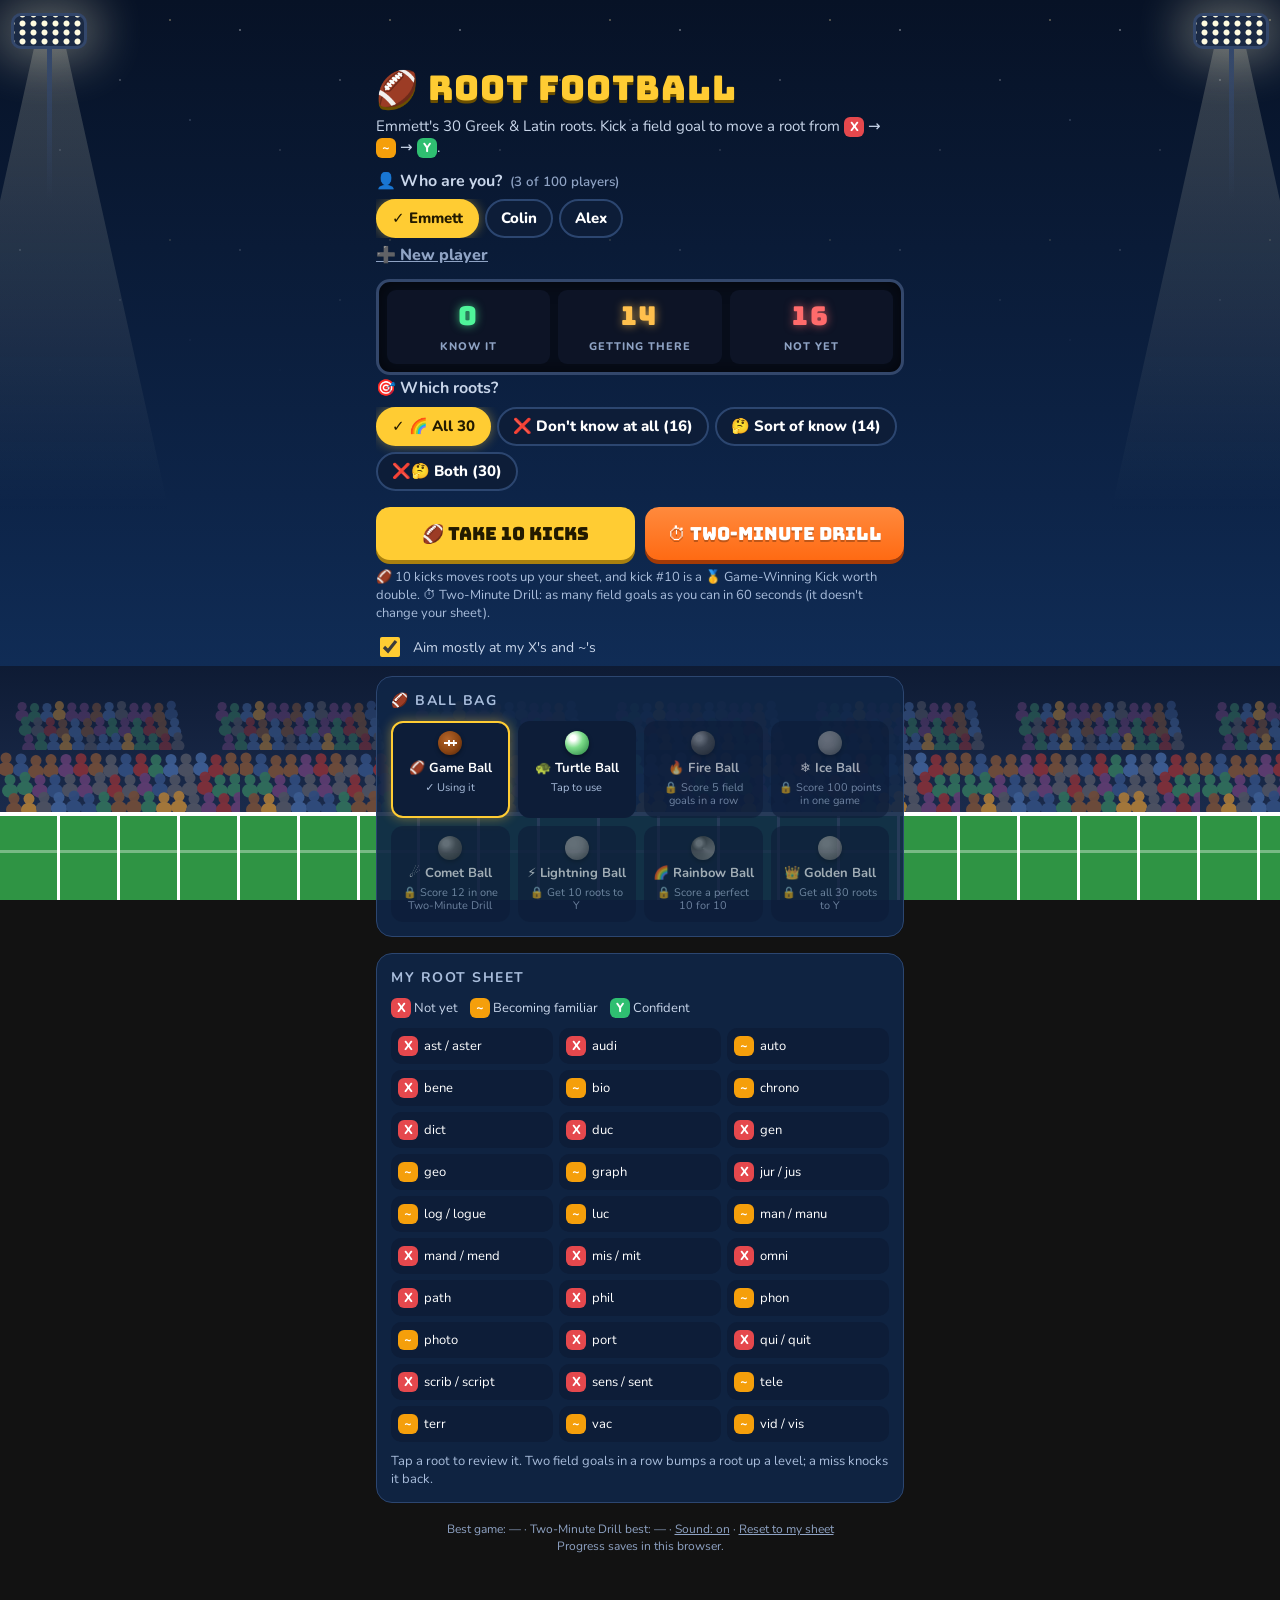
<file: root-football/index.html>
<!DOCTYPE html>
<html lang="en">
<head>
<meta charset="utf-8">
<meta name="viewport" content="width=device-width, initial-scale=1">
<title>Root Football</title>
<meta name="description" content="Emmett's 30 Greek and Latin roots: score goals to move each root from X to ~ to Y.">
<link rel="preconnect" href="https://fonts.googleapis.com">
<link href="https://fonts.googleapis.com/css2?family=Bungee&family=Nunito:wght@600;800&display=swap" rel="stylesheet">
<style>
/* Night game in a lacrosse stadium: navy sky, stadium lights, a crowd, turf, orange goal pipes. One theme on purpose. */
:root{
  --navy:#0b1d3a; --panel:rgba(16,38,72,.9); --line:#2c4670; --card:#eef3f9; --ink:#13233d; --muted:#5d6f8a;
  --gold:#ffcc33; --gold-d:#a8800f; --orange:#ff6a13; --turf:#2b8a3e; --x:#e5484d; --tilde:#f59f0b; --y:#2fbf71; --soft:#c9d6ea;
  color-scheme: dark;
}
*{box-sizing:border-box;-webkit-tap-highlight-color:transparent}
html,body{margin:0;min-height:100%}
body{background:linear-gradient(#071226,#0d2448 55%,#143768);background-attachment:fixed;color:#fff;font-family:Nunito,system-ui,sans-serif;font-size:16px;line-height:1.4;overflow-x:hidden}
button{font:inherit;color:inherit;cursor:pointer}
button:focus-visible,input:focus-visible{outline:3px solid var(--gold);outline-offset:2px}

/* ---------- the stadium (always moving) ---------- */
.stadium{position:fixed;inset:0;z-index:0;pointer-events:none;overflow:hidden}
.stars{position:absolute;left:0;right:0;top:0;height:45%;background-image:radial-gradient(1.5px 1.5px at 20px 30px,#fff,transparent),radial-gradient(1.2px 1.2px at 120px 80px,#fff,transparent),radial-gradient(1.4px 1.4px at 170px 20px,#ffe9a8,transparent),radial-gradient(1px 1px at 60px 150px,#fff,transparent),radial-gradient(1.1px 1.1px at 190px 120px,#cfe3ff,transparent);background-size:220px 220px;opacity:.6;-webkit-mask-image:linear-gradient(#000,transparent);mask-image:linear-gradient(#000,transparent);animation:twinkle 3.5s ease-in-out infinite alternate,drift 160s linear infinite}
@keyframes twinkle{from{opacity:.25}to{opacity:.75}}
@keyframes drift{to{background-position:660px 0}}
.lights{position:absolute;top:16px;width:70px;height:30px;border-radius:7px;background:#1b2a44 radial-gradient(circle,#fffbe0 0 2.6px,transparent 3.4px) 3px 3px/11px 9px;box-shadow:0 0 0 3px #33476b,0 0 46px 16px rgba(255,248,215,.32);animation:glow 3s ease-in-out infinite alternate}
.lights::after{content:"";position:absolute;left:50%;top:33px;width:5px;height:150px;margin-left:-2.5px;background:linear-gradient(#33476b,transparent)}
.lights.l{left:14px}.lights.r{right:14px;animation-delay:-1.4s}
@keyframes glow{to{box-shadow:0 0 0 3px #33476b,0 0 60px 22px rgba(255,248,215,.42)}}
.beam{position:absolute;top:30px;width:300px;height:620px;background:linear-gradient(rgba(255,250,220,.2),transparent 78%);clip-path:polygon(46% 0,54% 0,100% 100%,0 100%);transform-origin:50% 0;animation:sway 8s ease-in-out infinite alternate}
.beam.l{left:-100px;--a:-28deg}.beam.r{right:-100px;--a:28deg;animation-delay:-3s}
@keyframes sway{from{transform:rotate(calc(var(--a) - 5deg))}to{transform:rotate(calc(var(--a) + 5deg))}}
.stands{position:absolute;left:0;right:0;bottom:84px;height:150px;background:linear-gradient(#0e1b34,#1b2b4c)}
.crowd{position:absolute;left:0;right:0;background-repeat:repeat-x;animation:pan linear infinite,bob ease-in-out infinite}
.crowd.back{bottom:150px;height:58px;background-size:200px 58px;opacity:.6;animation-duration:150s,1.3s}
.crowd.front{bottom:88px;height:70px;background-size:240px 70px;animation-duration:100s,.9s;animation-delay:0s,-.4s}
@keyframes pan{to{background-position-x:-2400px}}
@keyframes bob{0%,100%{transform:translateY(0)}50%{transform:translateY(-3px)}}
.flash{position:absolute;width:5px;height:5px;border-radius:50%;background:#fff;box-shadow:0 0 10px 5px rgba(255,255,255,.85);opacity:0;animation:flash ease-out infinite}
@keyframes flash{0%,90%{opacity:0}92%{opacity:1}100%{opacity:0}}
.field{position:absolute;left:0;right:0;bottom:0;height:88px;background:linear-gradient(90deg,#2b8a3e 0 60px,#33994a 60px 120px) 0 0/120px 100%;border-top:4px solid rgba(255,255,255,.85);animation:pan 60s linear infinite}
.field::after{content:"";position:absolute;left:0;right:0;top:34px;height:3px;background:rgba(255,255,255,.35)}

/* ---------- layout ---------- */
.lx{position:relative;z-index:1;max-width:560px;margin:0 auto;padding:58px 16px 120px}
h1{font-family:Bungee,sans-serif;font-weight:400;font-size:34px;margin:6px 0 0;letter-spacing:1px;color:var(--gold);text-shadow:0 3px 0 #6b4f00}
h1 .stickmoji{display:inline-block;animation:wiggle 2.4s ease-in-out infinite}
@keyframes wiggle{0%,100%{transform:rotate(-10deg)}50%{transform:rotate(10deg) translateY(-3px)}}
.sub{color:var(--soft);margin:4px 0 16px;font-size:15px}
.btn{font-family:Bungee,sans-serif;font-size:18px;border:0;border-radius:14px;padding:14px 16px;color:#231a00;background:var(--gold);box-shadow:0 4px 0 var(--gold-d);width:100%;transition:transform .08s}
.btn:active{transform:translateY(3px);box-shadow:0 1px 0 var(--gold-d)}
.btn.hot{background:linear-gradient(#ff8a3d,var(--orange));color:#fff;box-shadow:0 4px 0 #a33a06;text-shadow:0 2px 0 rgba(0,0,0,.25)}
.btn.alt{background:#e4e9f2;color:var(--ink);box-shadow:0 4px 0 #8d99ad;font-size:15px}
.row{display:flex;gap:10px}
.mode{font-size:13px;color:#a9bddb;margin:8px 0 0}
.panel{background:var(--panel);border:1px solid var(--line);border-radius:16px;padding:14px;margin-top:16px}
.panel h2{font-size:14px;text-transform:uppercase;letter-spacing:1.5px;color:#a9bddb;margin:0 0 10px}
.legend{font-size:13px;color:var(--soft);margin-bottom:10px;display:flex;gap:12px;flex-wrap:wrap}
.badge{display:inline-flex;align-items:center;justify-content:center;width:20px;height:20px;border-radius:6px;font-weight:800;font-size:13px;color:#fff}
.bx{background:var(--x)}.bt{background:var(--tilde)}.by{background:var(--y)}
.grid{display:grid;grid-template-columns:repeat(3,1fr);gap:6px}
.chip{background:#0d1d38;border:1px solid transparent;border-radius:10px;padding:7px 6px;display:flex;align-items:center;gap:6px;font-size:13px;text-align:left;min-width:0}
.chip:hover{border-color:#4a6795}
.chip .badge{flex:none}
.chip span.r{white-space:nowrap;overflow:hidden;text-overflow:ellipsis}
/* scoreboard */
.board{display:flex;gap:8px;background:#070d1a;border:3px solid #33476b;border-radius:14px;padding:8px;box-shadow:inset 0 0 18px rgba(0,0,0,.6)}
.stat{flex:1;text-align:center;background:#0d1426;border-radius:9px;padding:8px 4px}
.stat b{display:block;font-family:Bungee,sans-serif;font-weight:400;font-size:26px;letter-spacing:2px}
.stat small{color:#8fa3c4;font-size:11px;text-transform:uppercase;letter-spacing:1px;font-weight:800}
.stat.y b{color:#4ff59a;text-shadow:0 0 10px rgba(79,245,154,.7)}.stat.t b{color:#ffc04d;text-shadow:0 0 10px rgba(255,192,77,.7)}.stat.x b{color:#ff6b6b;text-shadow:0 0 10px rgba(255,107,107,.7)}
.players{margin:-4px 0 12px;font-weight:800;color:var(--soft)}
.players .phead{display:flex;align-items:baseline;gap:8px;flex-wrap:wrap}
.pchips{display:flex;flex-wrap:wrap;gap:6px;margin:7px 0 6px;max-height:122px;overflow-y:auto}
.pchip{font:inherit;font-weight:800;font-size:15px;color:#fff;background:#0d1d38;border:2px solid var(--line);border-radius:999px;padding:7px 14px;cursor:pointer}
.pchip.on{background:var(--gold);color:#231a00;border-color:var(--gold);box-shadow:0 0 12px rgba(255,204,51,.45)}
.pacts{display:flex;gap:14px;flex-wrap:wrap}
.which{margin:2px 0 4px;font-weight:800;color:var(--soft)}
.pchip:disabled{opacity:.4;cursor:default}
.players small{color:#8fa3c4;font-weight:600}
.addform{display:flex;gap:8px;margin:0 0 12px}
.addform input{flex:1;min-width:0;font:inherit;font-weight:800;padding:10px 12px;border-radius:12px;border:2px solid var(--line);background:#0d1d38;color:#fff}
.addform .btn{width:auto;font-size:15px;padding:10px 16px}
.toggle{display:flex;align-items:center;gap:10px;margin-top:12px;font-size:14px;color:var(--soft);cursor:pointer}
.toggle input{width:20px;height:20px;accent-color:var(--gold)}
/* ball bag */
.bag{display:grid;grid-template-columns:repeat(auto-fill,minmax(118px,1fr));gap:8px}
.skin{background:#0d1d38;border:2px solid transparent;border-radius:12px;padding:8px 6px;display:flex;flex-direction:column;align-items:center;gap:4px}
.skin.on{border-color:var(--gold);box-shadow:0 0 12px rgba(255,204,51,.45)}
.skin.locked{opacity:.6}.skin.locked .ballart{filter:grayscale(1) brightness(.6)}
.skin b{font-size:13px}.skin small{font-size:11px;color:#a9bddb;text-align:center;line-height:1.2}
.ballart{width:24px;height:24px;border-radius:50%;box-shadow:0 2px 4px rgba(0,0,0,.4)}
/* play */
.hud{display:flex;justify-content:space-between;align-items:center;gap:8px;font-family:Bungee,sans-serif;font-size:15px;color:var(--soft)}
.shots{display:flex;gap:3px;margin:8px 0 12px}
.shots i{flex:1;height:8px;border-radius:4px;background:#2c4670}
.shots i.hit{background:var(--y)}.shots i.miss{background:var(--x)}.shots i.now{background:var(--gold)}.shots i.golden{box-shadow:0 0 0 2px #ffd700}
.timebar{height:10px;border-radius:6px;background:#2c4670;margin:8px 0 12px;overflow:hidden;display:none}
.timebar i{display:block;height:100%;width:100%;background:linear-gradient(90deg,var(--orange),var(--gold),var(--y))}
.clockmode .timebar{display:block}.clockmode .shots{display:none}
.qcard{background:var(--card);color:var(--ink);border-radius:18px;padding:18px 16px 16px;text-align:center;box-shadow:0 6px 0 #9aa8bf;position:relative}
.qcard.fire{box-shadow:0 6px 0 #9aa8bf,0 0 0 3px #ff8a1f,0 0 26px 6px rgba(255,120,30,.55);animation:fire 1.2s ease-in-out infinite alternate}
@keyframes fire{to{box-shadow:0 6px 0 #9aa8bf,0 0 0 3px #ffd23f,0 0 36px 10px rgba(255,170,30,.6)}}
.qcard.golden{background:linear-gradient(#fff8dc,#f7e3a0);box-shadow:0 6px 0 #c9a227,0 0 0 3px var(--gold),0 0 30px 8px rgba(255,204,51,.5)}
.qtype{font-size:12px;text-transform:uppercase;letter-spacing:1.5px;color:var(--muted);font-weight:800}
.qcard.golden .qtype{color:#a3330a}
.qmain{font-family:Bungee,sans-serif;font-size:40px;line-height:1.1;margin:8px 0 4px;color:#13233d;word-break:break-word}
.qmain.word{font-size:32px;letter-spacing:1px}
.qmain .hl{color:var(--x);text-decoration:underline;text-decoration-thickness:4px;text-underline-offset:6px}
.qask{font-size:17px;font-weight:800}
.clue{margin-top:10px;font-size:15px;color:var(--muted);min-height:22px}
.clue button{background:none;border:2px dashed #b7c3d6;border-radius:10px;padding:6px 12px;font-weight:800;color:var(--muted)}
.clue em{color:var(--ink);font-style:normal;font-weight:800}
.clue b{color:#a3330a}
.clue button small{display:block;font-size:12px;font-weight:700;opacity:.8;margin-top:2px}
.explain{display:none;text-align:left}
.qcard.done .qtype,.qcard.done .qmain,.qcard.done .qask,.qcard.done .clue{display:none}
.qcard.done .explain{display:block;animation:pop .25s ease-out}
.qcard.done.good{box-shadow:0 6px 0 #8fbf9c,0 0 0 3px var(--y)}
.qcard.done.bad{box-shadow:0 6px 0 #d9a49b,0 0 0 3px var(--x)}
.explain .big{font-family:Bungee,sans-serif;font-weight:400;font-size:20px;display:block}
.qcard.good .explain .big{color:#1f7a3a}.qcard.bad .explain .big{color:#b23a2a}
.ans{font-family:Bungee,sans-serif;font-size:26px;margin:2px 0 6px;color:#13233d;line-height:1.15}
.ans small{font-family:Nunito,system-ui,sans-serif;font-size:18px;font-weight:800;color:#3d4f6b}
.picked{font-size:15px;color:#b23a2a;font-weight:800;margin:0 0 6px}
.word{font-size:15px;margin:0 0 6px}
.from,.parts,.trick{font-size:15px;line-height:1.4;margin:6px 0}
.parts ul{margin:4px 0 0;padding-left:18px}
.parts li{margin:3px 0}
.trick{background:#fff3c9;border-radius:10px;padding:8px 10px}
.explain .btn{margin:8px 0 6px}
.explain .lvup{color:#13233d;background:#ffe9a8}
.explain .lvdown{color:#8a3a2a}
.mexplain{text-align:left;font-size:14px}
.modal .box{max-height:88vh;overflow-y:auto}
.tgt.hint{box-shadow:0 4px 0 #9aa8bf,0 0 0 4px #ffcf33;animation:hint .8s ease-in-out infinite alternate}
@keyframes hint{to{box-shadow:0 4px 0 #9aa8bf,0 0 0 4px #ffcf33,0 0 18px 6px rgba(255,207,51,.75)}}
.typeit{grid-column:1/-1;display:flex;flex-wrap:wrap;gap:8px;justify-content:center;align-items:center;width:100%}.typeit input{flex:1 1 220px;max-width:420px;font:inherit;font-size:1.2rem;padding:12px 14px;border-radius:12px;border:3px solid #ffcc33;background:#0e1830;color:#fff}.typeit input:disabled{opacity:.7}.typeit .btn.ghost{background:transparent;border:2px solid rgba(255,255,255,.55);color:#fff}
.goals{display:grid;grid-template-columns:1fr 1fr;gap:12px;margin-top:18px}
.tgt{background:var(--card);border:0;border-radius:16px;padding:10px 8px 10px;display:flex;flex-direction:column;align-items:center;gap:6px;color:var(--ink);box-shadow:0 4px 0 #9aa8bf;transition:transform .1s,background .2s;min-width:0}
.tgt:active{transform:translateY(2px)}
.goal{position:relative;width:84px;height:66px}
.goal svg{display:block;overflow:visible}
.tgt.golden .goal::after{content:"🥇";position:absolute;left:50%;top:-14px;transform:translateX(-50%);font-size:20px;line-height:1}
.lbl{font-weight:800;font-size:17px;line-height:1.15;min-height:20px}
.key{font-size:11px;color:var(--muted);font-weight:800;margin-top:-3px}
.tgt.root .lbl{font-family:Bungee,sans-serif;font-weight:400;font-size:18px}
.tgt.right{background:#cfeed9}.tgt.wrong{background:#f6d0cb}.tgt.dim{opacity:.55}.tgt[disabled]{cursor:default}
.tgt.swish svg{animation:swish .45s}
@keyframes swish{0%{transform:scale(1)}30%{transform:scale(1.06,1.1)}60%{transform:scale(.97)}100%{transform:scale(1)}}
.ball-in{position:absolute;width:13px;height:13px;margin:-6.5px 0 0 -6.5px;border-radius:50%;box-shadow:0 2px 3px rgba(0,0,0,.35)}
.ball-in.off{animation:off .7s ease-in forwards}
@keyframes off{0%{transform:translate(0,0)}35%{transform:translate(var(--bx),-14px)}100%{transform:translate(calc(var(--bx) * 1.8),40px);opacity:0}}
.stickrow{display:flex;flex-direction:column;align-items:center;margin-top:6px}
.stick{transition:transform .12s ease-out;transform-origin:50% 85%;overflow:visible;filter:drop-shadow(0 3px 2px rgba(0,0,0,.5))}
.tip{font-size:12px;color:#a9bddb;margin-top:2px;text-align:center}
.ball{position:fixed;width:16px;height:16px;margin:-8px 0 0 -8px;border-radius:50%;pointer-events:none;z-index:50;box-shadow:0 3px 5px rgba(0,0,0,.4)}
.spark{position:fixed;width:6px;height:6px;border-radius:50%;margin:-3px 0 0 -3px;pointer-events:none;z-index:49;animation:spark .45s ease-out forwards}
@keyframes spark{to{transform:scale(.1) translateY(6px);opacity:0}}
.burst{position:fixed;width:7px;height:7px;border-radius:50%;margin:-3.5px 0 0 -3.5px;pointer-events:none;z-index:55;animation:burst .7s ease-out forwards}
@keyframes burst{to{transform:translate(var(--dx),var(--dy)) scale(.2);opacity:0}}
.stamp{position:fixed;transform:translate(-50%,-50%);font-family:Bungee,sans-serif;font-size:22px;white-space:nowrap;pointer-events:none;z-index:56;animation:stamp .95s ease-out forwards;text-shadow:0 2px 0 rgba(0,0,0,.55),0 0 10px rgba(0,0,0,.35)}
.stamp.good{color:#ffe066}.stamp.bad{color:#ff8a7a}
@keyframes stamp{0%{transform:translate(-50%,-50%) scale(.3);opacity:0}20%{transform:translate(-50%,-50%) scale(1.25);opacity:1}35%{transform:translate(-50%,-50%) scale(1)}100%{transform:translate(-50%,-130%) scale(1);opacity:0}}
.feedback{margin-top:16px;border-radius:16px;padding:14px;font-size:16px;line-height:1.4;display:none}
.feedback.show{display:block;animation:pop .25s ease-out}
.feedback.good{background:#173f2a;border:2px solid var(--y)}
.feedback.bad{background:#4a2420;border:2px solid var(--x)}
.feedback b.big{font-family:Bungee,sans-serif;font-weight:400;font-size:20px;display:block;margin-bottom:4px}
.feedback .btn{margin-top:12px}
.lvup{margin-top:8px;padding:8px 10px;border-radius:10px;background:rgba(255,204,51,.16);border:1px solid var(--gold);font-weight:800}
.lvdown{margin-top:8px;font-size:14px;color:#f0c4bd}
.pts{position:absolute;right:14px;top:10px;font-family:Bungee,sans-serif;color:#1f9d55;font-size:20px;opacity:0}
.pts.go{animation:float 1s ease-out}
@keyframes float{0%{opacity:1;transform:translateY(0)}100%{opacity:0;transform:translateY(-30px)}}
@keyframes pop{0%{transform:scale(.95);opacity:0}100%{transform:scale(1);opacity:1}}
@keyframes shake{0%,100%{transform:translateX(0)}25%{transform:translateX(-6px)}75%{transform:translateX(6px)}}
.shake{animation:shake .3s}
.end{text-align:center}
.end .score{font-family:Bungee,sans-serif;font-size:64px;color:var(--gold);text-shadow:0 4px 0 #6b4f00;margin:6px 0}
.end .rank{font-family:Bungee,sans-serif;font-size:22px}
.list{text-align:left}
.list div{padding:6px 0;border-bottom:1px solid var(--line);font-size:15px}
.unlock{border-color:var(--gold);box-shadow:0 0 18px rgba(255,204,51,.35)}
.modal{position:fixed;inset:0;background:rgba(0,0,0,.6);display:none;align-items:center;justify-content:center;padding:20px;z-index:60}
.modal.show{display:flex}
.modal .box{background:var(--card);color:var(--ink);border-radius:18px;padding:20px;max-width:360px;width:100%;text-align:center}
.modal h3{font-family:Bungee,sans-serif;font-weight:400;font-size:30px;margin:0}
.modal p{margin:8px 0}
.hidden{display:none !important}
.tiny{font-size:12px;color:#8fa3c4;text-align:center;margin-top:18px}
.link{background:none;border:0;color:#8fa3c4;text-decoration:underline;padding:0}
.confetti{position:fixed;top:-10px;width:8px;height:14px;z-index:70;pointer-events:none;animation:fall linear forwards}
@keyframes fall{to{transform:translateY(110vh) rotate(720deg)}}
.toast{position:fixed;left:50%;bottom:24px;transform:translateX(-50%) translateY(20px);background:#0a1426;border:2px solid var(--gold);color:#fff;border-radius:14px;padding:10px 16px;font-weight:800;z-index:80;opacity:0;transition:opacity .25s,transform .25s;max-width:calc(100% - 32px);text-align:center;pointer-events:none}
.toast.show{opacity:1;transform:translateX(-50%) translateY(0)}
.sun,.cloud{display:none}
.sun{position:absolute;top:22px;right:28px;width:62px;height:62px;border-radius:50%;background:radial-gradient(circle,#fff6b0,#ffd23f 60%,#ffb703);box-shadow:0 0 50px 18px rgba(255,214,80,.5);animation:sunglow 4s ease-in-out infinite alternate}
@keyframes sunglow{to{box-shadow:0 0 70px 26px rgba(255,214,80,.62)}}
.cloud{position:absolute;width:96px;height:28px;border-radius:30px;background:#fff;opacity:.85;animation:cloudmove linear infinite}
.cloud::before,.cloud::after{content:"";position:absolute;background:#fff;border-radius:50%}
.cloud::before{width:44px;height:44px;left:14px;top:-20px}
.cloud::after{width:34px;height:34px;left:46px;top:-14px}
.cloud.c1{top:70px;animation-duration:70s;animation-delay:-10s}
.cloud.c2{top:140px;width:70px;animation-duration:95s;animation-delay:-50s}
.cloud.c3{top:210px;animation-duration:120s;animation-delay:-80s;opacity:.7}
@keyframes cloudmove{from{left:-140px}to{left:110%}}
.ball-in.drop{animation:drop .6s ease-in forwards}
@keyframes drop{0%{transform:translateY(-4px)}100%{transform:translateY(22px);opacity:0}}
body[data-sport="basketball"]{background:linear-gradient(#140b22,#2a1838 55%,#3a2448);background-attachment:fixed}
body[data-sport="basketball"] .stars{display:none}
body[data-sport="basketball"] .stands{background:linear-gradient(#1f1430,#33224a)}
body[data-sport="basketball"] .field{background:linear-gradient(90deg,#c88a4a 0 40px,#d29652 40px 80px) 0 0/80px 100%;border-top-color:#ff7a1a}
body[data-sport="basketball"] .tgt{background:#f7efe6}
body[data-sport="soccer"]{background:linear-gradient(#1565c0,#1e88e5 55%,#64b5f6);background-attachment:fixed;--soft:#eaf4ff}
body[data-sport="soccer"] .stars,body[data-sport="soccer"] .lights,body[data-sport="soccer"] .beam{display:none}
body[data-sport="soccer"] .sun,body[data-sport="soccer"] .cloud{display:block}
body[data-sport="soccer"] .stands{background:linear-gradient(#24476e,#2f5c8a)}
body[data-sport="soccer"] .field{background:linear-gradient(90deg,#3aa54b 0 60px,#44b356 60px 120px) 0 0/120px 100%}
body[data-sport="soccer"] .tgt{background:#e9f7ea}
body[data-sport="soccer"] .mode,body[data-sport="soccer"] .tiny,body[data-sport="soccer"] .link{color:#e3f0ff}
body[data-sport="soccer"] .players small{color:#d6e8ff}
body[data-sport="football"] .field{background:repeating-linear-gradient(90deg,#2f9444 0 57px,#ffffff 57px 60px);border-top-color:#ffffff}
body[data-sport="football"] .tgt{background:#e9f7ea}
body[data-sport="football"] .ball{width:22px;height:14px;margin:-7px 0 0 -11px}
body[data-sport="football"] .ball-in{width:16px;height:10px;margin:-5px 0 0 -8px}
.ball-in.thru{animation:thru .6s ease-out forwards}
@keyframes thru{0%{transform:translateY(0) scale(1)}100%{transform:translateY(-18px) scale(.5);opacity:0}}
@media (max-width:420px){h1{font-size:28px}.qmain{font-size:34px}.btn{font-size:16px;padding:13px 10px}}
@media (prefers-reduced-motion:reduce){.ball-in.thru,.sun,.cloud,.ball-in.drop,.stars,.lights,.beam,.crowd,.flash,.field,.confetti,.shake,.pts.go,.qcard.fire,h1 .stickmoji,.tgt.swish svg,.feedback.show,.ball-in.off{animation:none}.flash{display:none}}
</style>
</head>
<body>
<svg width="0" height="0" style="position:absolute" aria-hidden="true"><defs>
  <pattern id="mesh" width="7" height="7" patternUnits="userSpaceOnUse" patternTransform="rotate(45)"><path d="M0 0H7M0 0V7" stroke="#7c8aa0" stroke-width="1.1" fill="none"/></pattern>
  <pattern id="pocket" width="5" height="5" patternUnits="userSpaceOnUse" patternTransform="rotate(45)"><path d="M0 0H5M0 0V5" stroke="#e8edf5" stroke-width=".9" fill="none"/></pattern>
</defs></svg>
<div class="stadium" aria-hidden="true" id="stadium">
  <div class="stars"></div><div class="sun"></div><div class="cloud c1"></div><div class="cloud c2"></div><div class="cloud c3"></div>
  <div class="beam l"></div><div class="beam r"></div>
  <div class="lights l"></div><div class="lights r"></div>
  <div class="stands"></div>
  <div class="crowd back" id="crowdBack"></div><div class="crowd front" id="crowdFront"></div>
  <div class="field"></div>
</div>

<main class="lx" id="lx">
  <section id="home">
    <h1><span class="stickmoji" id="tEmoji">🥍</span> <span id="tName">Root Lacrosse</span></h1>
    <p class="sub">Emmett's 30 Greek &amp; Latin roots. <span id="tVerb">Score a goal</span> to move a root from <span class="badge bx">X</span> → <span class="badge bt">~</span> → <span class="badge by">Y</span>.</p>
    <div class="players"><div class="phead"><b>👤 Who are you?</b> <small id="playerCount"></small></div><div class="pchips" id="playerChips" role="group" aria-label="Who is playing"></div><div class="pacts"><button class="link" id="addPlayerBtn" type="button">➕ New player</button> <button class="link hidden" id="delPlayer" type="button">🗑 Remove</button></div></div>
    <form class="addform hidden" id="addForm"><input id="newName" maxlength="30" placeholder="New player's name" aria-label="New player's name" autocomplete="off"><button class="btn" type="submit">Add</button></form>
    <div class="board" aria-label="My root scoreboard">
      <div class="stat y"><b id="sY">0</b><small>Know it</small></div>
      <div class="stat t"><b id="sT">0</b><small>Getting there</small></div>
      <div class="stat x"><b id="sX">0</b><small>Not yet</small></div>
    </div>
    <div class="which"><b>🎯 Which roots?</b><div class="pchips" id="whichChips" role="group" aria-label="Which roots to practice"></div></div>
    <div class="row" style="margin-top:16px"><button class="btn" id="startBtn" type="button">🥅 Take 10 shots</button><button class="btn hot" id="clockBtn" type="button">⏱ Shot Clock</button></div>
    <p class="mode" id="tMode">🥅 10 shots moves roots up your sheet, and shot #10 is a 🥇 Golden Goal worth double. ⏱ Shot Clock: as many goals as you can in 60 seconds (it doesn't change your sheet).</p>
    <label class="toggle"><input type="checkbox" id="focusX" checked> Aim mostly at my X's and ~'s</label>
    <div class="panel"><h2 id="tBag">🥍 Ball bag</h2><div class="bag" id="bag"></div></div>
    <div class="panel">
      <h2>My root sheet</h2>
      <div class="legend"><span><span class="badge bx">X</span> Not yet</span><span><span class="badge bt">~</span> Becoming familiar</span><span><span class="badge by">Y</span> Confident</span></div>
      <div class="grid" id="grid"></div>
      <p style="font-size:13px;color:#a9bddb;margin:10px 0 0" id="tSheet">Tap a root to review it. Two goals in a row bumps a root up a level; a miss knocks it back.</p>
    </div>
    <p class="tiny">Best game: <span id="best">—</span> · <span id="tClockName">Shot Clock</span> best: <span id="cbest">—</span> · <button class="link" id="soundBtn" type="button">Sound: on</button> · <button class="link" id="resetBtn" type="button">Reset to my sheet</button><br>Progress saves in this browser.</p>
  </section>

  <section id="play" class="hidden">
    <div class="hud"><span id="hudLeft">Shot 1/10</span><span id="hudStreak"></span><span id="hudScore">0 pts</span></div>
    <div class="shots" id="shots"></div>
    <div class="timebar"><i id="tbar"></i></div>
    <div class="qcard" id="qcard">
      <div class="pts" id="pts">+10</div>
      <div class="qtype" id="qtype"></div>
      <div class="qmain" id="qmain"></div>
      <div class="qask" id="qask"></div>
      <div class="clue" id="clue"></div>
      <div class="explain" id="explain" aria-live="polite"></div>
    </div>
    <div class="goals" id="goals"></div>
    <div class="stickrow">
      <svg class="stick" id="stick" viewBox="0 -26 120 126" width="112" height="118" aria-hidden="true">
        <g id="arm">
          <line x1="60" y1="98" x2="60" y2="30" stroke="#cfd6e2" stroke-width="5" stroke-linecap="round"/>
          <line x1="60" y1="98" x2="60" y2="70" stroke="#1d2433" stroke-width="6.5" stroke-linecap="round"/>
          <path d="M56 31 L52 20 C47 13 42 5 42 -5 C42 -14 47 -18 53 -18 L67 -18 C73 -18 78 -14 78 -5 C78 5 73 13 68 20 L64 31 Z" fill="url(#pocket)"/>
          <path d="M56 31 L52 20 C47 13 42 5 42 -5 C42 -14 47 -18 53 -18 L67 -18 C73 -18 78 -14 78 -5 C78 5 73 13 68 20 L64 31 Z" fill="none" stroke="#ffffff" stroke-width="3.6" stroke-linejoin="round"/>
          <path d="M44 -6 H76 M44 -1 H76" stroke="#ff6a13" stroke-width="1.6" opacity=".9"/><path d="M53 -18 Q60 -21 67 -18" fill="none" stroke="#ffffff" stroke-width="3.6" stroke-linecap="round"/>
          <circle id="pball" cx="60" cy="8" r="7.5" fill="#f4f4f0" stroke="#9aa3b0" stroke-width="1.2"/>
        </g>
      </svg>
      <div class="tip" id="tTip">Tap a goal to shoot! (Keys 1–4 work too.)</div>
    </div>
    <div class="feedback" id="feedback" aria-live="polite"></div>
    <p class="tiny"><button class="link" id="quitBtn" type="button">Quit game</button></p>
  </section>

  <section id="end" class="hidden end">
    <h1 style="font-size:26px" id="endTitle">Final whistle!</h1>
    <div class="score" id="endScore">0</div>
    <div class="rank" id="endRank"></div>
    <p class="sub" id="endHits"></p>
    <div class="panel list unlock hidden" id="unlockPanel"><h2>🎁 New ball unlocked!</h2><div id="unlockList"></div></div>
    <div class="panel list hidden" id="lvlPanel"><h2>Level ups</h2><div id="lvlList"></div></div>
    <div class="panel list hidden" id="missPanel"><h2>Practice these</h2><div id="missList"></div><button class="btn" id="justBtn" type="button" style="margin-top:12px">🎯 Practice just these</button></div>
    <div class="row" style="margin-top:18px"><button class="btn alt" id="homeBtn" type="button">My sheet</button><button class="btn" id="againBtn" type="button">Again!</button></div>
  </section>
</main>

<div class="modal" id="modal"><div class="box">
  <h3 id="mRoot"></h3>
  <p style="font-size:20px;font-weight:800" id="mMeaning"></p>
  <p style="color:var(--muted)" id="mEx"></p>
  <p style="color:var(--muted)" id="mMore"></p>
  <div class="mexplain" id="mHook"></div>
  <button class="btn" id="mClose" style="margin-top:10px" type="button">Got it</button>
</div></div>
<div id="fx"></div>
<div class="toast" id="toast" role="status"></div>

<script>
/* ===== One game, three sports. Each page sets SPORT; the rest is the same Root game. ===== */
const SPORT = "football";
const HOOP_SVG = `<svg viewBox="0 0 84 66" width="84" height="66" aria-hidden="true"><rect x="14" y="2" width="56" height="34" rx="3" fill="#ffffff" stroke="#9aa8bf" stroke-width="2"/><rect x="32" y="14" width="20" height="16" fill="none" stroke="#ff6a13" stroke-width="2.5"/><path d="M28 40 L33 62 H51 L56 40 Z" fill="url(#mesh)" stroke="#c5ceda" stroke-width="1.2"/><ellipse cx="42" cy="40" rx="15" ry="3.6" fill="none" stroke="#ff6a13" stroke-width="3.5"/></svg>`;
const SOCCER_GOAL_SVG = `<svg viewBox="0 0 84 66" width="84" height="66" aria-hidden="true"><rect x="5" y="10" width="74" height="50" fill="url(#mesh)"/><path d="M5 60 L14 50 H70 L79 60" fill="none" stroke="#7c8aa0" stroke-width="1.5"/><path d="M5 62 V10 H79 V62" fill="none" stroke="#8d99ad" stroke-width="6.5" stroke-linecap="round" stroke-linejoin="round"/><path d="M5 62 V10 H79 V62" fill="none" stroke="#ffffff" stroke-width="3.6" stroke-linecap="round" stroke-linejoin="round"/><rect x="0" y="62" width="84" height="3" rx="1.5" fill="#6bbf6b"/></svg>`;
const HANDS_SVG = `<g id="arm"><path d="M34 98 L43 54" stroke="#c98b5e" stroke-width="12" stroke-linecap="round"/><path d="M86 98 L77 54" stroke="#c98b5e" stroke-width="12" stroke-linecap="round"/><rect x="33" y="64" width="15" height="7" rx="3" transform="rotate(-12 40 67)" fill="#ff6a13"/><rect x="72" y="64" width="15" height="7" rx="3" transform="rotate(12 80 67)" fill="#ff6a13"/><path d="M37 52 C 35 40 46 32 53 38 L 55 48 Z" fill="#e0a87c"/><path d="M83 52 C 85 40 74 32 67 38 L 65 48 Z" fill="#e0a87c"/><circle id="pball" cx="60" cy="24" r="17" fill="#f08a24" stroke="#a2490c" stroke-width="1.6"/></g>`;
const BOOT_SVG = `<path d="M8 92 Q60 84 112 92" stroke="#2e8b3d" stroke-width="6" fill="none" opacity=".85"/><g id="arm"><rect x="24" y="-14" width="12" height="62" rx="5" fill="#ffcc33"/><rect x="24" y="20" width="12" height="9" fill="#1d4ed8"/><path d="M22 46 H38 L40 62 C56 62 64 66 64 74 C64 78 60 80 56 80 H20 C18 80 17 78 17 76 Z" fill="#1d2433"/><path d="M30 58 l6 -4 M33 63 l6 -4" stroke="#ffffff" stroke-width="1.6"/><circle cx="24" cy="82" r="2.2" fill="#aab2bf"/><circle cx="36" cy="82" r="2.2" fill="#aab2bf"/><circle cx="50" cy="82" r="2.2" fill="#aab2bf"/></g><circle id="pball" cx="82" cy="76" r="12" fill="#ffffff" stroke="#222222" stroke-width="1.6"/>`;
const GOALPOST_SVG = `<svg viewBox="0 0 84 66" width="84" height="66" aria-hidden="true"><path d="M42 64 V40 M18 40 H66 M18 40 V2 M66 40 V2" stroke="#b8860b" stroke-width="6" stroke-linecap="round" fill="none"/><path d="M42 64 V40 M18 40 H66 M18 40 V2 M66 40 V2" stroke="#ffd84d" stroke-width="3" stroke-linecap="round" fill="none"/><rect x="0" y="62" width="84" height="3" rx="1.5" fill="#6bbf6b"/></svg>`;
const KICK_SVG = `<path d="M8 92 Q60 84 112 92" stroke="#2e8b3d" stroke-width="6" fill="none" opacity=".85"/><path d="M76 92 L88 92 L84 84 L80 84 Z" fill="#ff6a13"/><g id="arm"><rect x="24" y="-14" width="12" height="62" rx="5" fill="#ffffff"/><rect x="24" y="18" width="12" height="7" fill="#7a1f1f"/><rect x="24" y="28" width="12" height="4" fill="#ffcc33"/><path d="M22 46 H38 L40 62 C56 62 64 66 64 74 C64 78 60 80 56 80 H20 C18 80 17 78 17 76 Z" fill="#1d2433"/><path d="M30 58 l6 -4 M33 63 l6 -4" stroke="#ffffff" stroke-width="1.6"/></g><ellipse id="pball" cx="82" cy="72" rx="8" ry="13" transform="rotate(18 82 72)" fill="#8b4513" stroke="#4a2208" stroke-width="1.6"/>`;
const SPORTS = {
  lacrosse: { name: "Root Lacrosse", emoji: "🥍", key: "rootLacrosseEmmett_v1", pkey: "rootLacrosse_players", verb: "Score a goal", startBtn: "🥅 Take 10 shots", clock: "Shot Clock", shot: "Shot", plural: "goals", next: "Next shot ➜", bag: "Ball bag", bagEmoji: "🥍", tip: "Tap a goal to shoot! (Keys 1–4 work too.)", hit: "🥅 GOAL!", hitIcon: "🥅", golden: "🥇 Golden Goal", goldenStamp: "🥇 GOLDEN GOAL!", missHead: "No goal: here's the trick", near: ["OFF THE POST!"], wide: "WIDE!", end: "Final whistle", clockEnd: "⏱ Buzzer", ranks: ["🏆 MVP!", "🥍 All-American", "⭐ Starter", "👟 Rookie", "🎽 Keep practicing!"], clockTop: "⚡ Lightning Shooter!", streak: ["🎩 HAT TRICK!", "🔥 ON FIRE!", "⚡ UNSTOPPABLE!", "🏆 MVP!"], aim: 34 / 66, hitX: .45, hitY: 16, missX: [.4, .56], ball: { icon: "⚪", c1: "#f4f4f0", c2: "#aab2bf" } },
  basketball: { name: "Root Basketball", emoji: "🏀", key: "rootBasketballEmmett_v1", pkey: "rootBasketball_players", verb: "Sink a basket", startBtn: "🏀 Take 10 shots", clock: "Shot Clock", shot: "Shot", plural: "baskets", next: "Next shot ➜", bag: "Ball rack", bagEmoji: "🏀", tip: "Tap a hoop to shoot! (Keys 1–4 work too.)", hit: "🏀 SWISH!", hitIcon: "🏀", golden: "🥇 Buzzer Beater", goldenStamp: "🥇 BUZZER BEATER!", missHead: "No basket: here's the trick", near: ["RIM OUT!", "BRICK!"], wide: "AIRBALL!", end: "Final buzzer", clockEnd: "⏱ Buzzer", ranks: ["🏆 MVP!", "🏀 All-Star", "⭐ Starter", "👟 Rookie", "🎽 Keep practicing!"], clockTop: "⚡ Lightning Shooter!", streak: ["🔥 HEATING UP!", "🔥 ON FIRE!", "⚡ UNSTOPPABLE!", "🏆 MVP!"], aim: 40 / 66, hitX: .08, hitY: 2, missX: [.22, .55], drop: true, rim: true, target: HOOP_SVG, shooter: HANDS_SVG, wind: e => `translate(0 ${(10 * e).toFixed(2)})`, fling: "translate(0 -14)",
    ball: { icon: "🏀", c1: "#f08a24", c2: "#a2490c", bg: "linear-gradient(90deg,transparent 46%,#5a2a08 46% 54%,transparent 54%),linear-gradient(0deg,transparent 46%,#5a2a08 46% 54%,transparent 54%),radial-gradient(circle at 34% 30%,#ffb46b,#f08a24 45%,#a2490c)" } },
  soccer: { name: "Root Soccer", emoji: "⚽", key: "rootSoccerEmmett_v1", pkey: "rootSoccer_players", verb: "Score a goal", startBtn: "⚽ Take 10 kicks", clock: "Lightning Round", shot: "Kick", plural: "goals", next: "Next kick ➜", bag: "Ball bag", bagEmoji: "⚽", tip: "Tap a goal to kick! (Keys 1–4 work too.)", hit: "⚽ GOAL!", hitIcon: "⚽", golden: "🥇 Golden Goal", goldenStamp: "🥇 GOLDEN GOAL!", missHead: "No goal: here's the trick", near: ["OFF THE POST!", "SAVED!"], wide: "WIDE!", end: "Final whistle", clockEnd: "⏱ Final whistle", ranks: ["🏆 MVP!", "⚽ All-Star", "⭐ Starter", "👟 Rookie", "🎽 Keep practicing!"], clockTop: "⚡ Lightning Striker!", streak: ["🎩 HAT TRICK!", "🔥 ON FIRE!", "⚡ UNSTOPPABLE!", "🏆 MVP!"], aim: 35 / 66, hitX: .55, hitY: 18, missX: [.46, .62], target: SOCCER_GOAL_SVG, shooter: BOOT_SVG, wind: e => `rotate(${(-40 * e).toFixed(2)} 30 -12)`, fling: "rotate(32 30 -12)",
    ball: { icon: "⚽", c1: "#ffffff", c2: "#222222", bg: "radial-gradient(circle at 50% 50%,#222 0 17%,transparent 18%),radial-gradient(circle at 18% 22%,#222 0 11%,transparent 12%),radial-gradient(circle at 84% 26%,#222 0 11%,transparent 12%),radial-gradient(circle at 26% 86%,#222 0 11%,transparent 12%),radial-gradient(circle at 80% 84%,#222 0 11%,transparent 12%),radial-gradient(circle at 34% 30%,#ffffff,#e8e8e8 60%,#bdbdbd)" } },
  football: { name: "Root Football", emoji: "🏈", key: "rootFootballEmmett_v1", pkey: "rootFootball_players", verb: "Kick a field goal", startBtn: "🏈 Take 10 kicks", clock: "Two-Minute Drill", shot: "Kick", plural: "field goals", next: "Next kick ➜", bag: "Ball bag", bagEmoji: "🏈", tip: "Tap the goalposts to kick! (Keys 1–4 work too.)", hit: "🏈 IT'S GOOD!", hitIcon: "🏈", golden: "🥇 Game-Winning Kick", goldenStamp: "🥇 GAME WINNER!", missHead: "No good: here's the trick", near: ["OFF THE UPRIGHT!", "DOINK!"], wide: "WIDE!", wideSide: true, end: "Final whistle", clockEnd: "⏱ Time's up", ranks: ["🏆 MVP!", "🏈 Pro Bowler", "⭐ Starter", "👟 Rookie", "🎽 Keep practicing!"], clockTop: "⚡ Lightning Kicker!", streak: ["🔥 HEATING UP!", "🔥 ON FIRE!", "⚡ UNSTOPPABLE!", "🏆 MVP!"], aim: 22 / 66, hitX: .3, hitY: 10, missX: [.31, .58], thru: true, target: GOALPOST_SVG, shooter: KICK_SVG, wind: e => `rotate(${(-40 * e).toFixed(2)} 30 -12)`, fling: "rotate(32 30 -12)",
    ball: { icon: "🏈", c1: "#8b4513", c2: "#4a2208", bg: "linear-gradient(#ffffff,#ffffff) center/56% 2px no-repeat,repeating-linear-gradient(90deg,transparent 0 3px,#ffffff 3px 5px) center/40% 6px no-repeat,radial-gradient(ellipse at 40% 35%,#b5652a,#8b4513 55%,#4a2208)" } },
};
const T = SPORTS[SPORT] || SPORTS.lacrosse;
// 🤫 three quick taps on the tip button: a surprise
function secretGame() {
  if (window.parent !== window) { try { window.parent.postMessage({ studyArcade: "secret", sport: SPORT }, "*"); return; } catch (e) {} }
  location.href = SPORT === "basketball" ? "../hippo-hoops/index.html" : `../dream-team/index.html?sport=${SPORT}`;
}
/* ===== Emmett's roots: [roots shown, meaning, sheet examples, more words ([] marks the root), starting level from his sheet: 0=X, 1=~, -1 = unmarked] ===== */
const DATA = [
  ["ast / aster","star",["asteroid","astronomy"],["[ast]ronaut","dis[aster]","[aster]isk"],0],
  ["audi","hear",["audible","audience"],["[audi]torium","[audi]tion","[audi]o"],0],
  ["auto","self",["automatic","autopsy"],["[auto]biography","[auto]pilot","[auto]mobile"],-1],
  ["bene","good",["benefit","benign"],["[bene]ficial","[bene]factor","[bene]volent"],0],
  ["bio","life",["biography","biology"],["[bio]me","anti[bio]tic","[bio]degradable"],-1],
  ["chrono","time",["chronic","synchronize"],["[chrono]logical","[chron]icle","ana[chron]ism"],1],
  ["dict","say",["dictate","diction"],["pre[dict]","contra[dict]","[dict]ionary"],0],
  ["duc","lead, make",["deduce","produce"],["e[duc]ate","intro[duc]e","con[duc]tor"],0],
  ["gen","give birth",["gene","generate"],["[gen]esis","[gen]eration","[gen]ealogy"],0],
  ["geo","earth",["geography","geology"],["[geo]metry","[geo]thermal","[geo]de"],-1],
  ["graph","write",["autograph","graph"],["para[graph]","[graph]ic","bio[graph]y"],1],
  ["jur / jus","law",["jury","justice"],["in[jus]tice","[jur]isdiction","[jus]tify"],0],
  ["log / logue","thought",["logic","obloquy"],["[log]ical","mono[logue]","dia[logue]"],-1],
  ["luc","light",["lucid","translucent"],["[luc]idity","e[luc]idate","trans[luc]ence"],-1],
  ["man / manu","hand",["manual","manure"],["[man]icure","[manu]facture","[man]ipulate"],-1],
  ["mand / mend","order",["demand","recommend"],["com[mand]","[mand]atory","[mand]ate"],0],
  ["mis / mit","send",["missile","transmission"],["trans[mit]","sub[mit]","[mis]sion"],0],
  ["omni","all",["omnivorous"],["[omni]potent","[omni]present","[omni]scient"],0],
  ["path","feel",["empathy","pathetic"],["sym[path]y","tele[path]y","a[path]y"],0],
  ["phil","love",["philosophy","bibliophile"],["[phil]anthropy","[Phil]adelphia","audio[phil]e"],0],
  ["phon","sound",["phonics","telephone"],["sym[phon]y","micro[phon]e","head[phon]es"],1],
  ["photo","light",["photograph","photon"],["[photo]synthesis","[photo]copy","[photo]bomb"],-1],
  ["port","carry",["export","portable"],["trans[port]","im[port]","[port]er"],0],
  ["qui / quit","quiet, rest",["acquit","tranquil"],["[qui]et","tran[qui]lity","ac[quit]tal"],0],
  ["scrib / script","write",["ascribe","script"],["de[scrib]e","pre[script]ion","[scrib]ble"],0],
  ["sens / sent","feel",["resent","sensitive"],["[sens]ation","con[sent]","[sent]iment"],0],
  ["tele","far off",["telecast","telephone"],["[tele]scope","[tele]vision","[tele]port"],-1],
  ["terr","earth",["terrain","territory"],["[terr]arium","extra[terr]estrial","Medi[terr]anean"],-1],
  ["vac","empty",["evacuate","vacate"],["[vac]uum","[vac]ant","[vac]ation"],-1],
  ["vid / vis","see",["visible","video"],["[vis]ion","super[vis]e","e[vid]ence"],-1],
].map((d, i) => ({ id: i, r: d[0], m: d[1], ex: d[2], more: d[3], start: d[4] }));
// short "why" hooks that connect the root to words Emmett already knows
const HOOKS = {
  0: "An ASTEROID is a star-like rock; an ASTRONAUT is a \"star sailor.\"",
  1: "If it's AUDIBLE you can hear it. The AUDIENCE is the people who hear.",
  2: "AUTOMATIC = works by itself. AUTOGRAPH = writing your own name.",
  3: "A BENEFIT is something good for you. BENE = good.",
  4: "BIOLOGY is the study of life. A BIOGRAPHY is writing about someone's life.",
  5: "CHRONIC = lasts a long time. SYNCHRONIZE = same time.",
  6: "DICTATE = say it out loud for someone to write. PREDICT = say it before it happens.",
  7: "PRODUCE = make. A CONDUCTOR leads the band.",
  8: "GENERATE = bring into being. A GENE is passed on at birth.",
  9: "GEOGRAPHY = writing about the earth. GEOLOGY = studying the earth's rocks.",
  10: "An AUTOGRAPH is self-writing. A GRAPH is data written as a picture.",
  11: "A JURY decides according to the law. JUSTICE = fairness under law.",
  12: "LOGIC is careful thinking. A MONOLOGUE is one person's thoughts spoken.",
  13: "LUCID = clear, like light shining through. TRANSLUCENT lets light through.",
  14: "MANUAL = done by hand. A MANICURE is care for your hands.",
  15: "DEMAND = give an order. COMMAND, MANDATORY = it's ordered.",
  16: "A MISSILE is something sent flying. TRANSMIT = send across.",
  17: "An OMNIVORE eats all kinds of food — plants and meat.",
  18: "EMPATHY = feeling what someone else feels. SYMPATHY = feeling with them.",
  19: "PHILOSOPHY = love of wisdom. A BIBLIOPHILE loves books. Philadelphia = city of brotherly love.",
  20: "PHONICS = letter sounds. TELEPHONE = sound from far off.",
  21: "PHOTOGRAPH = writing with light. A PHOTON is a particle of light.",
  22: "PORTABLE = easy to carry. EXPORT = carry out of the country.",
  23: "TRANQUIL = calm and quiet. ACQUIT = set free so you can rest.",
  24: "A SCRIPT is written lines. DESCRIBE = write down what something is like.",
  25: "SENSITIVE = feels things strongly. RESENT = feel bad about something again and again.",
  26: "TELEPHONE = sound from far off. TELESCOPE = see far off.",
  27: "TERRAIN is the earth you ride over. TERRITORY = an area of land.",
  28: "EVACUATE = empty the building. A VACUUM is empty space.",
  29: "VISIBLE = you can see it. VIDEO = something you watch."
};
// 📚 longer explanations: [where the root comes from, five words broken into their parts]
const WHY = [["Greek “astron” / “aster” = star", [["ASTEROID", "aster (star) + oid (like): a space rock that looks like a tiny star"], ["ASTRONOMY", "astro (star) + nomy (law, study): the science of stars and planets"], ["ASTRONAUT", "astro (star) + naut (sailor): a “star sailor” who travels into space"], ["DISASTER", "dis (bad) + aster (star): long ago, people blamed terrible events on a “bad star”"], ["ASTERISK", "“little star”: the * symbol"]]], ["Latin “audire” = to hear", [["AUDIBLE", "audi (hear) + ible (able): loud enough to be heard"], ["AUDIENCE", "the people who listen to a show or a speech"], ["AUDITORIUM", "audi (hear) + orium (place): a big room for listening"], ["AUDITION", "a tryout where the judges listen to you"], ["AUDIO", "the sound part of a video or a song"]]], ["Greek “autos” = self", [["AUTOMATIC", "works by itself, without anyone pushing it"], ["AUTOPSY", "auto (self) + opsy (seeing): a doctor seeing for themselves what happened to a body"], ["AUTOBIOGRAPHY", "auto (self) + bio (life) + graphy (writing): writing the story of your own life"], ["AUTOPILOT", "a system that flies the plane by itself"], ["AUTOMOBILE", "auto (self) + mobile (moving): a car, a machine that moves by itself"]]], ["Latin “bene” = well, good", [["BENEFIT", "a good thing that helps you"], ["BENIGN", "gentle and harmless, not dangerous"], ["BENEFICIAL", "helpful and good for you"], ["BENEFACTOR", "bene (good) + factor (doer): someone who does good by giving help or money"], ["BENEVOLENT", "bene (good) + vol (wish): kind, wishing good things for others"]]], ["Greek “bios” = life", [["BIOLOGY", "bio (life) + logy (study): the science of living things"], ["BIOGRAPHY", "bio (life) + graphy (writing): a book about someone's life"], ["BIOME", "a big area with its own living things, like a desert or a rainforest"], ["ANTIBIOTIC", "anti (against) + bio (life): medicine that fights tiny living germs"], ["BIODEGRADABLE", "able to be broken down by living things, like leaves rotting into soil"]]], ["Greek “chronos” = time", [["CHRONIC", "lasting a long time, or coming back again and again"], ["SYNCHRONIZE", "syn (same) + chron (time): to make things happen at the same time"], ["CHRONOLOGICAL", "chrono (time) + logical (in order): arranged in time order"], ["CHRONICLE", "a record of events in the order they happened"], ["ANACHRONISM", "ana (against) + chron (time): something in the wrong time, like a phone in a castle"]]], ["Latin “dicere” = to say", [["DICTATE", "to say words out loud for someone to write down"], ["DICTION", "the way you say and choose your words"], ["PREDICT", "pre (before) + dict (say): to say what will happen before it happens"], ["CONTRADICT", "contra (against) + dict (say): to say the opposite"], ["DICTIONARY", "a book of words and what they mean"]]], ["Latin “ducere” = to lead", [["DEDUCE", "de (down) + duc (lead): to lead your thinking down to an answer"], ["PRODUCE", "pro (forward) + duc (lead): to bring something forward, to make it"], ["EDUCATE", "e (out) + duc (lead): to lead knowledge out of someone, to teach"], ["INTRODUCE", "intro (in) + duc (lead): to lead someone in to meet others"], ["CONDUCTOR", "the person who leads a band, or who is in charge of a train"]]], ["Greek “genos” and Latin “genus” = birth, kind", [["GENE", "a tiny instruction passed down from your parents at birth"], ["GENERATE", "to bring something into being, to create it"], ["GENESIS", "the beginning, or birth, of something"], ["GENERATION", "all the people born around the same time"], ["GENEALOGY", "the study of your family tree: who was born to whom"]]], ["Greek “ge” = earth", [["GEOGRAPHY", "geo (earth) + graphy (writing): describing the earth's lands, places and people"], ["GEOLOGY", "geo (earth) + logy (study): the science of rocks and the earth"], ["GEOMETRY", "geo (earth) + metry (measuring): it started as a way to measure land"], ["GEOTHERMAL", "geo (earth) + thermal (heat): heat from deep inside the earth"], ["GEODE", "a plain-looking earth rock with crystals hidden inside"]]], ["Greek “graphein” = to write or draw", [["AUTOGRAPH", "auto (self) + graph (write): your signature, written by you"], ["GRAPH", "a drawing that shows numbers or data"], ["PARAGRAPH", "para (beside) + graph (write): long ago, a mark written beside a new section"], ["GRAPHIC", "a drawn picture or design"], ["BIOGRAPHY", "bio (life) + graphy (writing): the written story of someone's life"]]], ["Latin “jus” / “juris” = law, right", [["JURY", "the group of people who decide a case by the law"], ["JUSTICE", "fairness: doing what is right under the law"], ["INJUSTICE", "in (not) + justice: something that is not fair"], ["JURISDICTION", "juris (law) + diction (saying): the area where someone's law counts"], ["JUSTIFY", "to show that something is right or fair"]]], ["Greek “logos” = word, thought", [["LOGIC", "careful, clear thinking"], ["OBLOQUY", "ob (against) + loquy (speaking, a Latin cousin of logue): harsh words said against someone"], ["LOGICAL", "makes sense when you think it through"], ["MONOLOGUE", "mono (one) + logue (speaking): one person talking for a long time"], ["DIALOGUE", "dia (between) + logue (speaking): a conversation between people"]]], ["Latin “lux” / “lucis” = light", [["LUCID", "clear and easy to understand, like light shining through"], ["TRANSLUCENT", "trans (through) + luc (light): lets some light through, like frosted glass"], ["LUCIDITY", "clearness of thinking or writing"], ["ELUCIDATE", "e (out) + luc (light): to shine light on an idea, to explain it clearly"], ["TRANSLUCENCE", "the quality of letting some light through"]]], ["Latin “manus” = hand", [["MANUAL", "done by hand, or a handbook of instructions"], ["MANURE", "first it meant working the soil by hand; now it means animal waste used to help plants grow"], ["MANICURE", "mani (hand) + cure (care): taking care of hands and nails"], ["MANUFACTURE", "manu (hand) + facture (making): things were once made by hand; now mostly by machines"], ["MANIPULATE", "to handle or move something with your hands"]]], ["Latin “mandare” = to order, to put into someone's hand", [["DEMAND", "to ask for something firmly, like an order"], ["RECOMMEND", "to strongly suggest something to someone"], ["COMMAND", "an order, or to give an order"], ["MANDATORY", "required: you have been ordered to do it"], ["MANDATE", "an official order, or a job given to someone"]]], ["Latin “mittere” / “missus” = to send", [["MISSILE", "something sent flying through the air"], ["TRANSMISSION", "trans (across) + mission (sending): sending something across, like a radio signal"], ["TRANSMIT", "trans (across) + mit (send): to send across"], ["SUBMIT", "sub (under) + mit (send): to hand in, or send in, your work"], ["MISSION", "a job you are sent to do"]]], ["Latin “omnis” = all", [["OMNIVOROUS", "omni (all) + vorous (eating): eating all kinds of food, plants and meat"], ["OMNIPOTENT", "omni (all) + potent (powerful): having all the power"], ["OMNIPRESENT", "omni (all) + present (here): being everywhere at once"], ["OMNISCIENT", "omni (all) + scient (knowing): knowing everything"], ["OMNIBUS", "“for all”: the old word that “bus” comes from"]]], ["Greek “pathos” = feeling", [["EMPATHY", "em (in) + pathy (feeling): feeling what someone else feels, as if you were in their shoes"], ["PATHETIC", "makes you feel pity or sadness"], ["SYMPATHY", "sym (with) + pathy (feeling): feeling sorry along with someone"], ["TELEPATHY", "tele (far) + pathy (feeling): sensing thoughts from far away, like in stories"], ["APATHY", "a (without) + pathy (feeling): not caring at all"]]], ["Greek “philos” = loving", [["PHILOSOPHY", "philo (love) + sophy (wisdom): the love of wisdom and big questions"], ["BIBLIOPHILE", "biblio (book) + phile (lover): someone who loves books"], ["PHILANTHROPY", "phil (love) + anthropy (people): giving time or money because you love people"], ["PHILADELPHIA", "phil (love) + adelphia (brothers): the city of brotherly love"], ["AUDIOPHILE", "audio (sound) + phile (lover): someone who loves great sound"]]], ["Greek “phone” = sound, voice", [["PHONICS", "the sounds that letters make"], ["TELEPHONE", "tele (far) + phone (sound): sound from far away"], ["SYMPHONY", "sym (together) + phony (sound): many instruments sounding together"], ["MICROPHONE", "micro (small) + phone (sound): it makes small sounds loud"], ["HEADPHONES", "sound you wear on your head"]]], ["Greek “phos” / “photos” = light", [["PHOTOGRAPH", "photo (light) + graph (write): a picture “written” with light"], ["PHOTON", "a tiny particle of light"], ["PHOTOSYNTHESIS", "photo (light) + synthesis (putting together): plants putting together food using sunlight"], ["PHOTOCOPY", "a copy made with a flash of light"], ["PHOTOBOMB", "jumping into someone else's photo"]]], ["Latin “portare” = to carry", [["EXPORT", "ex (out) + port (carry): to carry goods out of a country to sell"], ["PORTABLE", "port (carry) + able: easy to carry around"], ["TRANSPORT", "trans (across) + port (carry): to carry from one place to another"], ["IMPORT", "im (in) + port (carry): to carry goods into a country"], ["PORTER", "a person whose job is carrying bags"]]], ["Latin “quies” = rest, quiet", [["ACQUIT", "to set someone free from a charge, so they can be at rest"], ["TRANQUIL", "very calm and peaceful"], ["QUIET", "still and at rest, with little noise"], ["TRANQUILITY", "a calm, peaceful feeling"], ["ACQUITTAL", "when a court says someone is not guilty and sets them free"]]], ["Latin “scribere” / “scriptus” = to write", [["ASCRIBE", "a (to) + scribe (write): to say something comes from someone, as if writing it down to them"], ["SCRIPT", "the written lines for a play or a movie"], ["DESCRIBE", "de (down) + scribe (write): to write or tell what something is like"], ["PRESCRIPTION", "pre (before) + script (write): a doctor's written order, written before you get medicine"], ["SCRIBBLE", "to write or draw quickly and messily"]]], ["Latin “sentire” / “sensus” = to feel", [["RESENT", "re (again) + sent (feel): to feel angry about something again and again"], ["SENSITIVE", "feeling things strongly, or easily hurt"], ["SENSATION", "a feeling, like warmth or tingling"], ["CONSENT", "con (together) + sent (feel): to agree, to feel the same way"], ["SENTIMENT", "a feeling or opinion about something"]]], ["Greek “tele” = far off", [["TELECAST", "tele (far) + cast (throw): a show sent far away on TV"], ["TELEPHONE", "tele (far) + phone (sound): sound from far away"], ["TELESCOPE", "tele (far) + scope (look): a tool for seeing far away"], ["TELEVISION", "tele (far) + vision (seeing): seeing shows from far away"], ["TELEPORT", "tele (far) + port (carry): to be carried far away in an instant"]]], ["Latin “terra” = earth, land", [["TERRAIN", "the shape and type of the land, like hilly or rocky"], ["TERRITORY", "an area of land that belongs to someone"], ["TERRARIUM", "terra (earth) + arium (place): a little piece of earth in a glass box for plants or animals"], ["EXTRATERRESTRIAL", "extra (outside) + terrestrial (of the earth): from outside Earth, like an alien"], ["MEDITERRANEAN", "medi (middle) + terra (land): the sea in the middle of the lands"]]], ["Latin “vacare” = to be empty", [["EVACUATE", "e (out) + vac (empty): to empty a building of people to keep them safe"], ["VACATE", "to leave a place empty"], ["VACUUM", "a completely empty space, or the cleaner that sucks up air and dirt"], ["VACANT", "empty, with no one there"], ["VACATION", "time when school or work sits empty and you get a break"]]], ["Latin “videre” / “visus” = to see", [["VISIBLE", "vis (see) + ible (able): able to be seen"], ["VIDEO", "Latin for “I see”"], ["VISION", "the ability to see, or a picture in your mind"], ["SUPERVISE", "super (over) + vise (see): to watch over people"], ["EVIDENCE", "e (out) + vid (see): something you can see that proves what happened"]]]];
// mastery points 0..4 → X: 0-1, ~: 2-3, Y: 4
const startPts = s => s === 0 ? 0 : 2;
const levelOf = p => p >= 4 ? 2 : p >= 2 ? 1 : 0;
const LV = [{ t: "X", c: "bx" }, { t: "~", c: "bt" }, { t: "Y", c: "by" }];
const ROUND = 10, CLOCK = 60, FIRE = ["#ff5a1f", "#ffb000", "#ffe066"];
// 🥍 Ball bag: every ball is earned by really doing it in the game
const BALLS = [
  Object.assign({ id: "classic", name: "Game Ball", how: "Ready from the start", trail: null, ok: () => true }, T.ball),
  { id: "turtle", icon: "🐢", name: "Turtle Ball", how: "Free!", c1: "#7ddc8a", c2: "#1f7a3a", trail: ["#7ddc8a", "#c8f5b0", "#ffffff"], ok: () => true },
  { id: "fire", icon: "🔥", name: "Fire Ball", how: `Score 5 ${T.plural} in a row`, c1: "#ff7a1a", c2: "#b3260b", trail: FIRE, ok: S => (S.bestStreak || 0) >= 5 },
  { id: "ice", icon: "❄️", name: "Ice Ball", how: "Score 100 points in one game", c1: "#bff1ff", c2: "#3a8fc9", trail: ["#bff1ff", "#7fd8ff", "#ffffff"], ok: S => (S.best || 0) >= 100 },
  { id: "comet", icon: "☄️", name: "Comet Ball", how: `Score 12 in one ${T.clock}`, c1: "#ff7ad9", c2: "#6b3fd1", trail: ["#ff7ad9", "#8be9ff", "#ffffff"], ok: S => (S.clockBest || 0) >= 12 },
  { id: "bolt", icon: "⚡", name: "Lightning Ball", how: "Get 10 roots to Y", c1: "#fff27a", c2: "#8a6bff", trail: ["#fff27a", "#c6b3ff", "#ffffff"], ok: (S, y) => y >= 10 },
  { id: "rainbow", icon: "🌈", name: "Rainbow Ball", how: "Score a perfect 10 for 10", c1: "#ffe14d", c2: "#4da6ff", bg: "radial-gradient(circle at 34% 30%,rgba(255,255,255,.95) 0 12%,transparent 32%),conic-gradient(#ff4d4d,#ffa64d,#ffe14d,#5cd65c,#4da6ff,#a64dff,#ff4d4d)", trail: ["#ff4d4d", "#ffa64d", "#ffe14d", "#5cd65c", "#4da6ff", "#a64dff"], ok: S => !!S.perfect },
  { id: "gold", icon: "👑", name: "Golden Ball", how: "Get all 30 roots to Y", c1: "#ffe066", c2: "#b8860b", trail: ["#ffd700", "#fff3b0", "#ffffff"], ok: (S, y) => y >= 30 },
];
const ballBg = k => k.bg || `radial-gradient(circle at 34% 30%,#ffffff 0 12%,${k.c1} 42%,${k.c2} 100%)`;

/* ===== saving (this browser): up to 100 players, each with their own root sheet ===== */
const KEY = T.key, PKEY = T.pkey, MAXP = 100;
const fresh = () => ({ pts: DATA.map(d => startPts(d.start)), best: 0, bestStreak: 0, perfect: false, clockBest: 0, ball: "classic", sound: true });
// 👤 Emmett, Colin and Alex are always on the team (they can't be removed). Anyone else can be added, up to 100 players.
const PERM = [{ id: "emmett", name: "Emmett" }, { id: "colin", name: "Colin" }, { id: "alex", name: "Alex" }];
let P = { cur: "emmett", list: [] }, PERM_IDS = new Set();
try { const v = JSON.parse(localStorage.getItem(PKEY)); if (v && Array.isArray(v.list)) P = { cur: v.cur, list: v.list.filter(p => p && p.id && p.name) }; } catch (e) {}
{ const perm = PERM.map(q => P.list.find(p => p.id === q.id) || P.list.find(p => p.name.toLowerCase() === q.name.toLowerCase()) || q);   // someone already added as "Colin" keeps their sheet
  P.list = [...perm, ...P.list.filter(p => !perm.includes(p))].slice(0, MAXP); PERM_IDS = new Set(perm.map(p => p.id)); }
// 👤 inside Study Arcade the site already asked who's playing: use that person and hide the picker
const SITE_PLAYER = /*RS_PLAYER*/null/*END_RS_PLAYER*/;
if (SITE_PLAYER && SITE_PLAYER.id) { if (!P.list.some(p => p.id === SITE_PLAYER.id)) P.list.push({ id: String(SITE_PLAYER.id), name: String(SITE_PLAYER.name || "Player").slice(0, 30) }); P.cur = SITE_PLAYER.id; }
if (!P.list.some(p => p.id === P.cur)) P.cur = P.list[0].id;
const savePlayers = () => { try { localStorage.setItem(PKEY, JSON.stringify(P)); } catch (e) {} };
const pkey = id => id === "emmett" ? KEY : KEY + ":" + id;
function loadPlayer(id) { const s = fresh(); try { const v = JSON.parse(localStorage.getItem(pkey(id))); if (v && Array.isArray(v.pts) && v.pts.length === DATA.length) Object.assign(s, v); } catch (e) {} return s; }
let S = loadPlayer(P.cur);
const save = () => { try { localStorage.setItem(pkey(P.cur), JSON.stringify(S)); } catch (e) {} };
const curName = () => (P.list.find(p => p.id === P.cur) || P.list[0]).name;
const ys = () => S.pts.filter(p => levelOf(p) === 2).length;
const owned = () => BALLS.filter(k => k.ok(S, ys())).map(k => k.id);
const ball = () => BALLS.find(k => k.id === S.ball && k.ok(S, ys())) || BALLS[0];

/* ===== little helpers ===== */
const $ = id => document.getElementById(id);
const esc = s => String(s).replace(/[&<>"']/g, c => ({ "&": "&amp;", "<": "&lt;", ">": "&gt;", '"': "&quot;", "'": "&#39;" }[c]));
const up = s => s.toUpperCase(), plain = w => w.replace(/[\[\]]/g, "");
const shuffle = a => { a = a.slice(); for (let i = a.length - 1; i > 0; i--) { const j = Math.floor(Math.random() * (i + 1)); [a[i], a[j]] = [a[j], a[i]]; } return a; };
const RM = matchMedia("(prefers-reduced-motion: reduce)").matches;
let toastT = null;
function toast(msg) { const t = $("toast"); t.textContent = msg; t.classList.add("show"); clearTimeout(toastT); toastT = setTimeout(() => t.classList.remove("show"), 2800); }

/* ===== the crowd (drawn once, then it bobs and the camera pans) ===== */
(function crowd() {
  let seed = 11; const rr = () => (seed = (seed * 16807) % 2147483647) / 2147483647;
  const cols = ["#2f4a7a", "#3b5a8f", "#5a3b6e", "#6b4a3a", "#2f6a5a", "#7a2f3a", "#4a4f60", "#a2763a"];
  const tile = (w, h) => { let s = ""; for (let r = 0; r < 3; r++) for (let x = 6 + r * 4; x < w; x += 15) { const y = 16 + r * 19 + rr() * 3, c = cols[Math.floor(rr() * cols.length)]; s += `<ellipse cx="${x.toFixed(1)}" cy="${(y + 11).toFixed(1)}" rx="8" ry="7" fill="${c}"/><circle cx="${x.toFixed(1)}" cy="${y.toFixed(1)}" r="5.5" fill="${c}" opacity=".95"/>`; } return `url("data:image/svg+xml,${encodeURIComponent(`<svg xmlns='http://www.w3.org/2000/svg' width='${w}' height='${h}' viewBox='0 0 ${w} ${h}'>${s}</svg>`)}")`; };
  $("crowdFront").style.backgroundImage = tile(240, 70); $("crowdBack").style.backgroundImage = tile(200, 70);
  let f = ""; for (let i = 0; i < 14; i++) f += `<i class="flash" style="left:${(Math.random() * 96 + 2).toFixed(1)}%;bottom:${(96 + Math.random() * 110).toFixed(0)}px;animation-duration:${(3 + Math.random() * 5).toFixed(1)}s;animation-delay:-${(Math.random() * 6).toFixed(1)}s"></i>`;
  $("stadium").insertAdjacentHTML("beforeend", f);
})();

/* ===== sounds (made right here, nothing to download) ===== */
let AC = null, NB = null;
const ac = () => { try { AC = AC || new (window.AudioContext || window.webkitAudioContext)(); if (AC.state !== "running") AC.resume(); return AC; } catch (e) { return null; } };
function tone(f, d, type = "sine", v = .15, slide = 0, when = 0) {
  if (!S.sound) return; const a = ac(); if (!a) return;
  try { const t = a.currentTime + when, o = a.createOscillator(), g = a.createGain(); o.type = type; o.frequency.setValueAtTime(f, t); if (slide) o.frequency.exponentialRampToValueAtTime(slide, t + d); g.gain.setValueAtTime(v, t); g.gain.exponentialRampToValueAtTime(.001, t + d); o.connect(g).connect(a.destination); o.start(t); o.stop(t + d + .02); } catch (e) {}
}
function noise(d, freq, q, v, when = 0) {
  if (!S.sound) return; const a = ac(); if (!a) return;
  try {
    if (!NB) { NB = a.createBuffer(1, a.sampleRate * 1.6, a.sampleRate); const ch = NB.getChannelData(0); for (let i = 0; i < ch.length; i++) ch[i] = Math.random() * 2 - 1; }
    const t = a.currentTime + when, s = a.createBufferSource(), f = a.createBiquadFilter(), g = a.createGain(); s.buffer = NB; f.type = "bandpass"; f.frequency.value = freq; f.Q.value = q;
    g.gain.setValueAtTime(.0001, t); g.gain.linearRampToValueAtTime(v, t + .04); g.gain.exponentialRampToValueAtTime(.0005, t + d); s.connect(f).connect(g).connect(a.destination); s.start(t); s.stop(t + d + .05);
  } catch (e) {}
}
const sWind = () => tone(260, .16, "triangle", .06, 420);
const sSnap = () => { tone(170, .07, "square", .1); noise(.08, 2500, 1.2, .25); };
const sWhoosh = () => tone(900, .25, "triangle", .05, 240);
const sSwish = () => noise(.25, 3200, .9, .35);
const sCheer = big => noise(big ? 1.4 : .9, 900, .6, big ? .5 : .32, .05);
const sHorn = () => [233, 294, 349].forEach(f => tone(f, .75, "sawtooth", .045, 0, .05));
const sPing = () => { tone(1760, .35, "sine", .12); tone(2640, .2, "sine", .05); };
const sAww = () => tone(330, .45, "sawtooth", .05, 180);
const sClank = () => { tone(240, .14, "square", .1); tone(360, .1, "square", .06, 0, .03); noise(.12, 1800, 2, .2); };
const sFan = () => [523, 659, 784, 1047].forEach((f, i) => tone(f, .22, "triangle", .12, 0, i * .09));
const sTick = () => tone(1000, .04, "square", .03);

/* ===== effects ===== */
const bit = (cls, x, y, css = "") => { const e = document.createElement("div"); e.className = cls; e.style.cssText = `left:${x}px;top:${y}px;${css}`; e.addEventListener("animationend", () => e.remove()); $("fx").appendChild(e); setTimeout(() => e.remove(), 1600); return e; };
const burst = (x, y, cols, n = 18) => { if (RM) return; for (let i = 0; i < n; i++) { const a = Math.random() * Math.PI * 2, d = 30 + Math.random() * 60; bit("burst", x, y, `background:${cols[i % cols.length]};--dx:${(Math.cos(a) * d).toFixed(1)}px;--dy:${(Math.sin(a) * d).toFixed(1)}px`); } };
const stamp = (x, y, txt, cls) => { bit("stamp " + cls, x, y).textContent = txt; };
const streakWord = n => n >= 10 ? T.streak[3] : n >= 7 ? T.streak[2] : n >= 5 ? T.streak[1] : n >= 3 ? T.streak[0] : T.hit;
const goalSVG = () => T.target || `<svg viewBox="0 0 84 66" width="84" height="66" aria-hidden="true"><rect x="9" y="8" width="66" height="52" fill="url(#mesh)"/><path d="M9 60 L20 50 H64 L75 60" fill="none" stroke="#7c8aa0" stroke-width="1.5"/><path d="M9 62 V8 H75 V62" fill="none" stroke="#ff6a13" stroke-width="5" stroke-linecap="round" stroke-linejoin="round"/><rect x="2" y="62" width="80" height="3" rx="1.5" fill="#9aa8bf"/></svg>`;
const goalAt = b => { const r = b.querySelector(".goal").getBoundingClientRect(); return [r.left + r.width / 2, r.top + r.height * T.aim, r.width]; };

/* ===== the stick: it turns toward your goal, winds up, and fires ===== */
function loadStick() { const k = ball(); $("pball").setAttribute("fill", k.c1); $("pball").setAttribute("stroke", k.c2); $("pball").style.opacity = 1; $("arm").setAttribute("transform", ""); $("stick").style.transform = "rotate(0deg)"; }
function windUp(ms, done) {
  const t0 = performance.now(); sWind();
  const step = now => { const t = Math.min(1, (now - t0) / ms), e = 1 - (1 - t) * (1 - t); $("arm").setAttribute("transform", `rotate(${(-24 * e).toFixed(2)} 60 98) translate(0 ${(6 * e).toFixed(2)})`); if (T.wind) $("arm").setAttribute("transform", T.wind(e)); if (t < 1) requestAnimationFrame(step); else done(); };
  requestAnimationFrame(step);
}
function fling() { $("arm").setAttribute("transform", T.fling || "rotate(14 60 98)"); $("pball").style.opacity = 0; sSnap(); setTimeout(() => $("arm").setAttribute("transform", ""), 130); }
function flyBall(sx, sy, ex, ey, ms, k, trail, done) {
  const a = document.createElement("div"); a.className = "ball"; a.style.background = ballBg(k);
  if (trail) a.style.boxShadow = `0 0 12px 3px ${trail[0]}`;
  $("fx").appendChild(a);
  // a little arc, like a real shot
  const dx = ex - sx, dy = ey - sy, dist = Math.hypot(dx, dy) || 1; let nx = -dy / dist, ny = dx / dist; if (ny > 0) { nx = -nx; ny = -ny; }
  const bend = Math.min(50, dist * .14), cx = (sx + ex) / 2 + nx * bend, cy = (sy + ey) / 2 + ny * bend, t0 = performance.now(); let last = 0;
  const step = now => {
    if (!a.isConnected) return;
    const t = Math.min(1, (now - t0) / ms), u = 1 - t, x = u * u * sx + 2 * u * t * cx + t * t * ex, y = u * u * sy + 2 * u * t * cy + t * t * ey;
    a.style.left = x + "px"; a.style.top = y + "px"; a.style.transform = `scale(${(1.3 - .5 * t).toFixed(3)})`;
    if (trail && !RM && now - last > 14) { last = now; bit("spark", x, y, `background:${trail[Math.floor(Math.random() * trail.length)]}`); }
    if (t < 1) requestAnimationFrame(step); else { a.remove(); done(); }
  };
  requestAnimationFrame(step);
}

/* ===== home ===== */
function renderHome() {
  const g = $("grid"); g.innerHTML = ""; const counts = [0, 0, 0];
  DATA.forEach(d => {
    const lv = levelOf(S.pts[d.id]); counts[lv]++;
    const c = document.createElement("button"); c.type = "button"; c.className = "chip";
    c.innerHTML = `<span class="badge ${LV[lv].c}">${LV[lv].t}</span><span class="r">${d.r}</span>`;
    c.onclick = () => openModal(d); g.appendChild(c);
  });
  $("sX").textContent = counts[0]; $("sT").textContent = counts[1]; $("sY").textContent = counts[2];
  $("best").textContent = S.best ? S.best + " pts" : "—";
  $("cbest").textContent = S.clockBest ? S.clockBest + " " + T.plural : "—";
  $("soundBtn").textContent = "Sound: " + (S.sound ? "on" : "off");
  renderBag(); renderPlayers(); renderWhich();
}
/* ===== players ===== */
function renderPlayers() {
  if (SITE_PLAYER) { document.querySelector(".players").style.display = "none"; $("addForm").classList.add("hidden"); return; }
  $("playerChips").innerHTML = P.list.map(p => `<button class="pchip${p.id === P.cur ? " on" : ""}" type="button" data-pid="${p.id}" aria-pressed="${p.id === P.cur}">${p.id === P.cur ? "✓ " : ""}${esc(p.name)}</button>`).join("");
  $("delPlayer").classList.toggle("hidden", PERM_IDS.has(P.cur));
  $("playerCount").textContent = `(${P.list.length} of ${MAXP} players)`;
}
const usePlayer = id => { P.cur = id; savePlayers(); S = loadPlayer(id); renderHome(); };
$("playerChips").onclick = e => { const b = e.target.closest("[data-pid]"); if (!b || b.dataset.pid === P.cur) return; usePlayer(b.dataset.pid); toast(`👤 Now playing: ${curName()}`); };
$("addPlayerBtn").onclick = () => { if (P.list.length >= MAXP) return toast(`This game can hold ${MAXP} players.`); $("addForm").classList.toggle("hidden"); if (!$("addForm").classList.contains("hidden")) $("newName").focus(); };
$("addForm").onsubmit = e => {
  e.preventDefault(); const n = $("newName").value.replace(/\s+/g, " ").trim().slice(0, 30); if (!n) return;
  if (P.list.some(p => p.name.toLowerCase() === n.toLowerCase())) return toast(`${n} is already a player.`);
  if (P.list.length >= MAXP) return toast(`This game can hold ${MAXP} players.`);
  const id = "p" + Date.now().toString(36) + Math.floor(Math.random() * 1000);
  P.list.push({ id, name: n }); $("newName").value = ""; $("addForm").classList.add("hidden"); usePlayer(id); toast(`👋 Welcome to the team, ${n}!`);
};
$("delPlayer").onclick = () => {
  const b = $("delPlayer");
  if (!b.dataset.sure) { b.dataset.sure = 1; b.textContent = `Tap again to remove ${curName()}`; setTimeout(() => { delete b.dataset.sure; b.textContent = "🗑 Remove"; }, 3000); return; }
  delete b.dataset.sure; b.textContent = "🗑 Remove"; if (PERM_IDS.has(P.cur)) return;
  const gone = P.cur, name = curName(); try { localStorage.removeItem(pkey(gone)); } catch (e) {}
  P.list = P.list.filter(p => p.id !== gone); usePlayer("emmett"); toast(`${name} was removed.`);
};
function renderBag() {
  const y = ys(), cur = ball().id;
  $("bag").innerHTML = BALLS.map(k => { const ok = k.ok(S, y); return `<button type="button" class="skin${ok ? "" : " locked"}${k.id === cur ? " on" : ""}" data-ball="${k.id}"><span class="ballart" style="background:${ballBg(k)}"></span><b>${k.icon} ${k.name}</b><small>${k.id === cur ? "✓ Using it" : ok ? "Tap to use" : "🔒 " + k.how}</small></button>`; }).join("");
  $("bag").querySelectorAll("[data-ball]").forEach(b => b.onclick = () => {
    const k = BALLS.find(x => x.id === b.dataset.ball);
    if (!k.ok(S, ys())) { toast(`🔒 ${k.name}: ${k.how} to unlock it.`); return; }
    S.ball = k.id; save(); renderBag(); tone(880, .08, "triangle", .1); tone(1320, .1, "triangle", .08, 0, .06);
  });
}
// 📚 the long explanation: where the root comes from, five words broken into parts, and the memory trick
const explainHTML = d => { const [from, parts] = WHY[d.id]; return `<div class="from">🌍 <b>Comes from:</b> ${from}</div><div class="parts"><b>🧩 Break it down:</b><ul>${parts.map(([w, t]) => `<li><b>${w}</b>: ${t}</li>`).join("")}</ul></div><div class="trick">💡 <b>Memory trick:</b> ${HOOKS[d.id]}</div>`; };
function openModal(d) {
  $("mRoot").textContent = up(d.r); $("mMeaning").textContent = "= " + d.m;
  $("mEx").textContent = "On your sheet: " + d.ex.join(", ");
  $("mMore").textContent = "";
  $("mHook").innerHTML = explainHTML(d);
  $("modal").classList.add("show");
}
$("mClose").onclick = () => $("modal").classList.remove("show");
$("modal").onclick = e => { if (e.target.id === "modal") $("modal").classList.remove("show"); };
$("soundBtn").onclick = () => { S.sound = !S.sound; save(); renderHome(); };
$("resetBtn").onclick = () => {
  const b = $("resetBtn");
  if (b.dataset.sure) { S.pts = DATA.map(d => startPts(d.start)); save(); delete b.dataset.sure; b.textContent = "Reset to my sheet"; renderHome(); toast("Your root sheet is back to how it started."); }
  else { b.dataset.sure = 1; b.textContent = "Tap again to reset"; setTimeout(() => { delete b.dataset.sure; b.textContent = "Reset to my sheet"; }, 3000); }
};

/* ===== ✍️ typed answers: a misspelling still counts, unless it's closer to a different root's meaning ===== */
const ROOT_SYN = [["star", "stars"], ["hear", "hearing", "listen"], ["self", "myself", "yourself"], ["good", "well", "kind"], ["life", "living", "alive"], ["time"], ["say", "speak", "tell", "word", "words"], ["lead", "make", "bring"], ["give birth", "birth", "born", "create", "beginning"], ["earth", "ground", "land", "world"], ["write", "writing", "draw"], ["law", "right", "justice", "just"], ["thought", "think", "reason", "study", "speech", "word"], ["light", "bright", "shine"], ["hand", "hands"], ["order", "command"], ["send", "sent"], ["all", "every", "everything"], ["feel", "feeling", "suffer", "emotion"], ["love", "loving", "friend"], ["sound", "voice"], ["light"], ["carry"], ["quiet", "rest", "calm", "still"], ["write", "writing"], ["feel", "feeling", "sense"], ["far off", "far", "distant", "far away"], ["earth", "land", "ground"], ["empty"], ["see", "look", "sight"]];
const tNorm = s => String(s).toLowerCase().normalize("NFD").replace(/[\u0300-\u036f]/g, "").replace(/[^a-z ]+/g, " ").replace(/\s+/g, " ").trim();
const tKey = s => s.replace(/igh/g, "i").replace(/ph/g, "f").replace(/ck/g, "k").replace(/qu/g, "kw").replace(/c(?=[aou]|$)/g, "k").replace(/(.)\1+/g, "$1").replace(/(.)e$/, "$1");
function tDist(a, b) {
  const m = a.length, n = b.length; if (!m || !n) return m + n;
  const d = Array.from({ length: m + 1 }, (_, i) => { const r = new Array(n + 1).fill(0); r[0] = i; return r; }); for (let j = 0; j <= n; j++) d[0][j] = j;
  for (let i = 1; i <= m; i++) for (let j = 1; j <= n; j++) { d[i][j] = Math.min(d[i - 1][j] + 1, d[i][j - 1] + 1, d[i - 1][j - 1] + (a[i - 1] === b[j - 1] ? 0 : 1)); if (i > 1 && j > 1 && a[i - 1] === b[j - 2] && a[i - 2] === b[j - 1]) d[i][j] = Math.min(d[i][j], d[i - 2][j - 2] + 1); }
  return d[m][n];
}
const T_STOP = new Set(["it", "its", "means", "mean", "meaning", "the", "a", "an", "to", "of", "is", "root", "word", "and", "or"]);
function typeCheck(typed, id) {
  const toks = tNorm(typed).split(" ").filter(w => w && !T_STOP.has(w)), tries = [...new Set([toks.join(" "), ...toks])].filter(Boolean);
  if (!tries.length) return { yes: false };
  const mine = new Set(ROOT_SYN[id]), good = ROOT_SYN[id], bad = ROOT_SYN.flatMap(L => L.some(x => mine.has(x)) ? [] : L), allow = n => n <= 2 ? 0 : n <= 4 ? 1 : n <= 7 ? 2 : 3;
  const best = list => { let b = { d: Infinity, s: null }; for (const c of list) for (const x of tries) { const d = Math.min(tDist(x, c), tDist(tKey(x), tKey(c))); if (d < b.d) b = { d, s: c }; } return b; };
  const ok = best(good), no = best(bad), yes = !!ok.s && ok.d <= allow(ok.s.length) && ok.d <= no.d;
  return { yes, exact: yes && tries.includes(ok.s), oops: !yes && no.s && no.d < ok.d && no.d <= allow(no.s.length) ? no.s : null };
}
/* ===== the game ===== */
let G = null, lastMode = "game";
const show = id => { ["home", "play", "end"].forEach(s => $(s).classList.toggle("hidden", s !== id)); window.scrollTo(0, 0); };
function pickRoot() {   // 🎯 "Practice just these" rounds only use the roots that were missed
  const base = G.only ? DATA.filter(d => G.only.includes(d.id)) : DATA, focus = $("focusX").checked;
  let pool = base.filter(d => !G.recent.includes(d.id)); if (!pool.length) pool = base.length > 1 ? base.filter(d => d.id !== G.recent[G.recent.length - 1]) : base;
  const w = pool.map(d => focus ? Math.pow(5 - S.pts[d.id], 2) : 1);
  let r = Math.random() * w.reduce((a, b) => a + b, 0);
  for (let i = 0; i < pool.length; i++) { r -= w[i]; if (r <= 0) return pool[i]; }
  return pool[pool.length - 1];
}
const meaningChoices = d => shuffle([d.m, ...shuffle([...new Set(DATA.map(x => x.m))].filter(m => m !== d.m)).slice(0, 3)]).map(m => ({ label: m, ok: m === d.m }));
const rootChoices = d => shuffle([d, ...shuffle(DATA.filter(x => x.m !== d.m)).slice(0, 3)]).map(x => ({ label: x.r, ok: x.id === d.id }));
/* ===== 🎯 which roots a round uses: all 30, just the ones I don't know at all (X), the ones I sort of know (~), or both ===== */
const WHICH = { all: "🌈 All 30", x: "❌ Don't know at all", t: "🤔 Sort of know", xt: "❌🤔 Both" };
const whichIds = w => DATA.filter(d => { const l = levelOf(S.pts[d.id]); return w === "x" ? l === 0 : w === "t" ? l === 1 : l < 2; }).map(d => d.id);
function renderWhich() {
  const w = WHICH[S.which] ? S.which : "all";
  $("whichChips").innerHTML = Object.entries(WHICH).map(([k, v]) => { const n = k === "all" ? DATA.length : whichIds(k).length; return `<button class="pchip${k === w ? " on" : ""}" type="button" data-w="${k}" aria-pressed="${k === w}"${n ? "" : " disabled"}>${k === w ? "✓ " : ""}${v}${k === "all" ? "" : ` (${n})`}</button>`; }).join("");
}
$("whichChips").onclick = e => { const b = e.target.closest("[data-w]"); if (!b || b.disabled) return; S.which = b.dataset.w; save(); renderWhich(); };
function whichStart() {   // the roots for a new round (null means all of them)
  const w = WHICH[S.which] ? S.which : "all"; if (w === "all") return null;
  const ids = whichIds(w); if (ids.length) return ids;
  S.which = "all"; save(); renderWhich(); toast("🎉 No roots left there, so here are all 30!"); return null;
}
const whichMsg = ids => ids && `🎯 Practicing your ${ids.length} ${S.which === "x" ? "don't-know-at-all" : S.which === "t" ? "sort-of-know" : "don't-know and sort-of-know"} root${ids.length === 1 ? "" : "s"}!`;
const startGame = () => { const ids = whichStart(); newGame("game", ids, whichMsg(ids)); };
function newGame(mode, only, msg) {
  if (G && G.timer) clearInterval(G.timer);
  lastMode = mode;
  G = { mode, i: 0, score: 0, streak: 0, bestStreak: 0, hits: 0, recent: [], results: [], before: S.pts.slice(), owned: owned(), over: false, only: only && only.length ? only : null };
  G.single = mode === "game" && !!G.only && G.only.length === 1; G.len = G.single ? 3 : ROUND;   // 🎯 just this one: 2 normal questions, then type the answer
  if (G.only) toast(G.single ? `🎯 Just ${up(DATA[G.only[0]].r)}: 2 questions, then type the answer!` : msg || `🎯 Just your ${G.only.length} roots to practice!`);
  $("play").classList.toggle("clockmode", mode === "clock");
  $("shots").innerHTML = Array.from({ length: G.len }, (_, i) => `<i${i === G.len - 1 && !G.single ? ' class="golden"' : ""}></i>`).join("");
  $("quitBtn").textContent = mode === "clock" ? "Stop" : "Quit game";
  show("play"); nextQ();
}
function startClock() {
  { const ids = whichStart(); newGame("clock", ids, whichMsg(ids)); } G.left = CLOCK * 1000; G.last = performance.now(); G.lastSec = CLOCK; drawClock();
  const me = G;
  G.timer = setInterval(() => {
    if (G !== me || G.over) return clearInterval(me.timer);
    const now = performance.now(); if (!G.paused) G.left -= now - G.last; G.last = now;
    const s = Math.max(0, Math.ceil(G.left / 1000)); if (s !== G.lastSec) { G.lastSec = s; if (s <= 10 && s > 0) sTick(); }
    drawClock(); if (G.left <= 0) endClock();
  }, 100);
}
function drawClock() { $("hudLeft").textContent = G.paused ? "⏸ paused" : `⏱ ${Math.max(0, Math.ceil(G.left / 1000))}s`; $("tbar").style.width = Math.max(0, G.left / (CLOCK * 10)) + "%"; }
function hud() {
  if (G.mode === "game") $("hudLeft").textContent = G.single ? `🎯 Step ${Math.min(G.i + 1, G.len)}/${G.len}` : `${T.shot} ${Math.min(G.i + 1, ROUND)}/${ROUND}`; else if (G.left != null) drawClock();
  $("hudScore").textContent = G.mode === "clock" ? `${T.hitIcon} ${G.hits}` : G.score + " pts";
  $("hudStreak").textContent = G.streak >= 2 ? `🔥 ${G.streak} in a row` : "";
}
function nextQ() {
  if (G.over) return;
  if (G.mode === "game" && G.i >= G.len) return endGame();
  const d = pickRoot(); G.recent.push(d.id); if (G.recent.length > 4) G.recent.shift();
  const lv = levelOf(S.pts[d.id]);
  // harder question types unlock as a root improves
  const types = lv === 0 ? ["r2m", "r2m", "m2r"] : lv === 1 ? ["r2m", "m2r", "word"] : ["m2r", "word", "word"];
  const type = G.single ? ["r2m", lv === 0 ? "m2r" : "word", "type"][G.i] : types[Math.floor(Math.random() * types.length)], golden = G.mode === "game" && !G.single && G.i === ROUND - 1;
  G.cur = { d, type, clueUsed: false, done: false, golden };
  if (G.mode === "game") [...$("shots").children].forEach((el, k) => el.classList.toggle("now", k === G.i));
  hud();
  $("feedback").className = "feedback"; $("feedback").innerHTML = ""; $("explain").innerHTML = "";
  $("qcard").className = "qcard" + (golden ? " golden" : G.streak >= 3 ? " fire" : "");
  const qm = $("qmain"); qm.className = "qmain";
  let choices, clueHTML, label;
  if (type === "r2m") { label = "Root → meaning"; qm.textContent = up(d.r); $("qask").textContent = "What does this root mean?"; choices = meaningChoices(d); clueHTML = `You know these words: <em>${d.ex.join(", ")}</em>`; }
  else if (type === "m2r") { label = "Meaning → root"; qm.textContent = `"${up(d.m)}"`; $("qask").textContent = "Which root means this?"; choices = rootChoices(d); clueHTML = `Think of: <em>${d.ex.join(", ")}</em>`; }
  else if (type === "type") { label = "✍️ Type it"; qm.textContent = up(d.r); $("qask").textContent = "Now type what this root means:"; choices = []; clueHTML = `Think of: <em>${d.ex.join(", ")}</em>`; }
  else { label = "Mystery word"; const w = d.more[Math.floor(Math.random() * d.more.length)]; G.cur.word = w; qm.classList.add("word"); qm.innerHTML = up(w).replace(/\[(.*?)\]/, '<span class="hl">$1</span>'); $("qask").textContent = "The underlined root means…"; choices = meaningChoices(d); clueHTML = `Same root as: <em>${d.ex.join(", ")}</em>`; }
  $("qtype").textContent = golden ? `${T.golden} · double points · ${label}` : label;
  if (G.mode === "game") {
    // 💡 one tap = a coach's tip (half points); two quick taps = the answer (normal points)
    $("clue").innerHTML = `<button id="clueBtn" type="button">💡 Coach's tip (half points)</button>`;
    let tm = null; const ansText = type === "m2r" ? up(d.r) : d.m;
    const reveal = answer => {
      if (G.cur.done) return;
      if (!answer) { G.cur.clueUsed = true; $("clue").innerHTML = clueHTML; return; }
      G.cur.answerShown = true; $("clue").innerHTML = `🔓 The answer is <em>${ansText}</em>`;
      [...$("goals").children].forEach(b => { if (b.dataset.ok) b.classList.add("hint"); }); tone(660, .1, "triangle", .1); tone(990, .14, "triangle", .08, 0, .08);
    };
    let taps = 0;
    $("clueBtn").onclick = () => { taps++; clearTimeout(tm); tm = setTimeout(() => { const n = taps; taps = 0; tm = null; if (n >= 3) secretGame(); else reveal(n === 2); }, 320); };
  }
  else $("clue").innerHTML = "";
  const t = $("goals"); t.innerHTML = "";
  if (type === "type") {
    t.innerHTML = `<form class="typeit" id="typeForm" autocomplete="off"><input id="typeIn" type="text" autocomplete="off" autocapitalize="off" spellcheck="false" maxlength="40" placeholder="Type the meaning…" aria-label="Type what this root means"><button class="btn" type="submit">Check ✓</button><button class="btn ghost" type="button" id="typeIdk">I don't know</button></form>`;
    $("typeForm").onsubmit = e => { e.preventDefault(); const v = $("typeIn").value.trim(); if (v) answerTyped(v); else $("typeIn").focus(); };
    $("typeIdk").onclick = () => answerTyped("");
    setTimeout(() => $("typeIn")?.focus(), 60);
  }
  choices.forEach((c, n) => {
    const b = document.createElement("button"); b.type = "button";
    b.className = "tgt" + (type === "m2r" ? " root" : "") + (golden ? " golden" : "");
    b.innerHTML = `<div class="goal">${goalSVG()}</div><div class="lbl">${type === "m2r" ? up(c.label) : c.label}</div><div class="key">${n + 1}</div>`;
    b.onclick = () => shoot(b, c.ok); b.dataset.ok = c.ok ? 1 : ""; t.appendChild(b);
  });
  loadStick();
}
function answerTyped(v) {
  if (!G || G.over || G.cur.done) return; G.cur.done = true;
  const r = v ? typeCheck(v, G.cur.d.id) : { yes: false }; G.cur.typed = v; G.cur.typedR = r;
  $("typeIn").disabled = true; $("typeForm").querySelectorAll("button").forEach(b => b.disabled = true);
  if (r.yes) sSwish(); else if (v) sAww();
  resolve(null, r.yes, false);
}
function shoot(btn, ok) {
  if (!G || G.over || G.cur.done) return; G.cur.done = true;
  [...$("goals").children].forEach(b => b.disabled = true);
  const [tx, ty, w] = goalAt(btn), side = Math.random() < .5 ? -1 : 1, wide = !ok && Math.random() < .4;
  // a goal lands somewhere in the net; a miss rings off the post or goes wide
  const ox = ok ? (Math.random() - .5) * w * T.hitX : side * w * (wide ? T.missX[1] : T.missX[0]), oy = ok ? (Math.random() - .5) * T.hitY : (Math.random() - .5) * 26;
  const st = $("stick").getBoundingClientRect(), sx0 = st.left + st.width / 2, sy0 = st.top + st.height * .3;
  $("stick").style.transform = `rotate(${Math.max(-60, Math.min(60, Math.atan2(tx - sx0, sy0 - ty) * 180 / Math.PI)).toFixed(1)}deg)`;
  const k = ball(), trail = k.trail || (G.streak >= 3 ? FIRE : null), quick = G.mode === "clock", me = G; G.cur.side = side;
  windUp(quick ? 80 : 160, () => {
    if (G !== me || G.over) return;
    const p = $("pball").getBoundingClientRect(), sx = p.left + p.width / 2, sy = p.top + p.height / 2;
    fling(); sWhoosh();
    flyBall(sx, sy, tx + ox, ty + oy, quick ? 260 : 440, k, trail, () => {
      if (G !== me || G.over || !btn.isConnected) return;
      const inNet = document.createElement("span"); inNet.className = "ball-in" + (ok ? (T.drop ? " drop" : T.thru ? " thru" : "") : " off");
      inNet.style.cssText = `left:calc(50% + ${ox.toFixed(1)}px);top:calc(${(T.aim * 100).toFixed(1)}% + ${oy.toFixed(1)}px);background:${ballBg(k)};--bx:${side * 26}px`;
      btn.querySelector(".goal").appendChild(inNet);
      if (ok) { btn.classList.add("swish"); sSwish(); } else if (wide) sAww(); else if (T.rim) sClank(); else sPing();
      resolve(btn, ok, wide);
    });
  });
}
function resolve(btn, ok, wide) {
  const { d, type, clueUsed, golden } = G.cur, id = d.id, fb = $("feedback"), clock = G.mode === "clock";
  const [gx, gy] = btn ? goalAt(btn) : (r => [r.left + r.width / 2, r.top])(($("typeIn") || $("qcard")).getBoundingClientRect());
  if (ok) {
    G.hits++; G.streak++; G.bestStreak = Math.max(G.bestStreak, G.streak);
    let earned = (clock || !clueUsed ? 10 : 5) + (G.streak >= 3 ? 5 : 0); if (golden) earned *= 2;
    G.score += earned; btn?.classList.add("right");
    burst(gx, gy, golden ? ["#ffd700", "#ff6a13", "#fff3b0"] : ball().trail || ["#ffcc33", "#ff6a13", "#ffffff", "#2fbf71"], golden ? 32 : G.streak >= 3 ? 26 : 18);
    stamp(gx, gy - 36, golden ? T.goldenStamp : streakWord(G.streak), "good");
    sCheer(golden || G.streak >= 3); if (golden || G.streak >= 3) sHorn();
    const p = $("pts"); p.textContent = "+" + earned; p.classList.remove("go"); void p.offsetWidth; p.classList.add("go");
  } else {
    G.streak = 0; btn?.classList.add("wrong"); stamp(gx, gy - 32, wide ? (T.wideSide ? (G.cur.side < 0 ? "WIDE LEFT!" : "WIDE RIGHT!") : T.wide) : T.near[Math.floor(Math.random() * T.near.length)], "bad");
    $("qcard").classList.add("shake"); setTimeout(() => $("qcard").classList.remove("shake"), 300);
    [...$("goals").children].forEach(b => { if (b.dataset.ok) b.classList.add("right"); else if (b !== btn) b.classList.add("dim"); });
  }
  if (G.bestStreak > (S.bestStreak || 0)) { S.bestStreak = G.bestStreak; save(); }
  G.results.push({ id, ok }); hud();
  if (clock) {
    const me = G;
    if (ok) setTimeout(() => { if (G === me && !G.over) nextQ(); }, 420);
    else {
      G.paused = true; drawClock(); $("clue").innerHTML = `<b>${up(d.r)}</b> = <b>${d.m}</b> · clock paused so you can read it`;
      setTimeout(() => { if (G === me && !G.over) { G.paused = false; G.last = performance.now(); nextQ(); } }, 1800);
    }
    return;
  }
  // mastery: +2 without the tip, +1 with it, −2 for a miss
  const lvA = levelOf(S.pts[id]);
  S.pts[id] = ok ? Math.min(4, S.pts[id] + (clueUsed ? 1 : 2)) : Math.max(0, S.pts[id] - 2);
  const lvB = levelOf(S.pts[id]); save();
  $("shots").children[G.i].className = ok ? "hit" : "miss";
  if (lvB > lvA) setTimeout(sFan, 350);
  const wordLine = type === "word" ? `<div class="word">🔎 <b>${up(plain(G.cur.word))}</b> has <b>${up(d.r.split(" / ")[0])}</b> in it, so it's about “${d.m}.”</div>` : "";
  let picked = "";   // a miss also tells what the picked answer really means
  if (!btn) picked = !G.cur.typed ? "" : ok ? (G.cur.typedR.exact ? "" : `✍️ You typed “${esc(G.cur.typed)}.” Close enough, it counts!`) : `❌ You typed “${esc(G.cur.typed)}”${G.cur.typedR.oops ? `, which is the meaning of a different root (“${esc(G.cur.typedR.oops)}”)` : ""}.`;
  else if (!ok) { const pl = btn.querySelector(".lbl").textContent.trim(); if (type === "m2r") { const x = DATA.find(r => up(r.r) === pl); if (x) picked = `❌ You picked <b>${up(x.r)}</b>, which means “${x.m}.”`; } else { const xs = DATA.filter(r => r.m === pl); if (xs.length) picked = `❌ You picked “${pl},” which is what <b>${xs.map(r => up(r.r)).join(" and ")}</b> mean${xs.length === 1 ? "s" : ""}.`; } }
  const lvLine = lvB > lvA ? `<div class="lvup">⬆️ LEVEL UP! <span class="badge ${LV[lvA].c}">${LV[lvA].t}</span> → <span class="badge ${LV[lvB].c}">${LV[lvB].t}</span> ${up(d.r)}</div>` : lvB < lvA ? `<div class="lvdown">${up(d.r)} slipped back to <span class="badge ${LV[lvB].c}">${LV[lvB].t}</span>. Score on it again and it climbs right back up.</div>` : "";
  const card = $("qcard"); card.classList.remove("fire", "golden"); card.classList.add("done", ok ? "good" : "bad");
  $("explain").innerHTML = `<b class="big">${ok ? (golden ? `${T.golden}! Double points!` : `${T.hit}${G.streak >= 3 ? " Streak bonus!" : ""}`) : T.missHead}</b>
    <div class="ans">${up(d.r)} <small>= ${d.m}</small></div>${picked ? `<div class="picked">${picked}</div>` : ""}${wordLine}${lvLine}
    <button class="btn" id="nextBtn" type="button">${G.i + 1 >= G.len ? "See the score" : T.next}</button>${explainHTML(d)}`;
  $("nextBtn").onclick = () => { if (G.cur.next) return; G.cur.next = true; G.i++; nextQ(); };
  if (!btn) $("nextBtn").focus();
}
function unlocks() {
  const now = owned(), gained = BALLS.filter(k => now.includes(k.id) && !G.owned.includes(k.id));
  $("unlockPanel").classList.toggle("hidden", !gained.length);
  $("unlockList").innerHTML = gained.map(k => `<div><span class="ballart" style="display:inline-block;vertical-align:middle;background:${ballBg(k)}"></span> &nbsp;<b>${k.icon} ${k.name}</b> · ${k.how}! Pick it in the ${T.bag}.</div>`).join("");
  if (gained.length) { setTimeout(sFan, 500); toast(`🎁 New ball unlocked: ${gained.map(k => k.icon + " " + k.name).join(", ")}!`); }
}
function missList() {
  const misses = [...new Set(G.results.filter(r => !r.ok).map(r => r.id))];
  $("missPanel").classList.toggle("hidden", !misses.length);
  $("missList").innerHTML = misses.map(id => { const d = DATA[id]; return `<div><b>${up(d.r)}</b> = ${d.m} <span style="color:#a9bddb">(${d.ex.join(", ")})</span></div>`; }).join("");
  $("justBtn").textContent = `🎯 Practice just ${misses.length === 1 ? "this one" : "these " + misses.length}`;
  $("justBtn").onclick = () => newGame("game", misses);
}
function endGame() {
  G.over = true; show("end"); $("endTitle").textContent = `${T.end}, ${curName()}!`; $("endScore").textContent = G.score;
  const pct = G.hits / G.len;
  $("endRank").textContent = T.ranks[pct === 1 ? 0 : pct >= .8 ? 1 : pct >= .6 ? 2 : pct >= .4 ? 3 : 4];
  $("endHits").textContent = G.single ? `${G.hits} of ${G.len} right` : `${G.hits} of ${ROUND} ${T.plural}`;
  if (!G.single && G.hits === ROUND) S.perfect = true;
  if (G.score > S.best) { S.best = G.score; $("endHits").textContent += " · New best!"; }
  save();
  const ups = [], seen = new Set();
  G.results.forEach(r => { if (seen.has(r.id)) return; seen.add(r.id); if (levelOf(S.pts[r.id]) > levelOf(G.before[r.id])) ups.push(r.id); });
  $("lvlPanel").classList.toggle("hidden", !ups.length);
  $("lvlList").innerHTML = ups.map(id => { const d = DATA[id], a = levelOf(G.before[id]), b = levelOf(S.pts[id]); return `<div><span class="badge ${LV[a].c}">${LV[a].t}</span> → <span class="badge ${LV[b].c}">${LV[b].t}</span> &nbsp;<b>${up(d.r)}</b> = ${d.m}</div>`; }).join("");
  missList(); unlocks();
  if (pct >= .8) { confetti(); sHorn(); sCheer(true); }
}
function endClock() {
  G.over = true; clearInterval(G.timer); show("end"); $("endTitle").textContent = `${T.clockEnd}, ${curName()}!`; $("endScore").textContent = G.hits;
  $("endRank").textContent = G.hits >= 20 ? T.clockTop : T.ranks[G.hits >= 14 ? 1 : G.hits >= 9 ? 2 : G.hits >= 5 ? 3 : 4];
  $("endHits").textContent = `${G.hits} ${G.hits === 1 ? T.plural.slice(0, -1) : T.plural} in ${CLOCK} seconds (${G.results.length} ${T.shot.toLowerCase()}s)`;
  if (G.hits > (S.clockBest || 0)) { S.clockBest = G.hits; $("endHits").textContent += " · New best!"; }
  save(); $("lvlPanel").classList.add("hidden"); missList(); unlocks();
  if (G.hits >= 14) { confetti(); sHorn(); }
}
function confetti() {
  if (RM) return;
  const cols = ball().trail || ["#ffcc33", "#ff6a13", "#2f6fb5", "#2fbf71", "#ffffff"];
  for (let i = 0; i < 60; i++) { const c = document.createElement("div"); c.className = "confetti"; c.style.left = Math.random() * 100 + "vw"; c.style.background = cols[i % cols.length]; c.style.animationDuration = (1.5 + Math.random() * 2) + "s"; c.style.animationDelay = Math.random() * .5 + "s"; $("fx").appendChild(c); setTimeout(() => c.remove(), 4500); }
}
const goHome = () => { if (G) { G.over = true; clearInterval(G.timer); } $("fx").innerHTML = ""; renderHome(); show("home"); };
$("startBtn").onclick = startGame; $("clockBtn").onclick = startClock;
$("againBtn").onclick = () => lastMode === "clock" ? startClock() : startGame();
$("homeBtn").onclick = goHome; $("quitBtn").onclick = goHome;
// ⌨️ keys 1-4 shoot, Enter goes to the next shot
document.addEventListener("keydown", e => {
  if ($("modal").classList.contains("show")) { if (e.key === "Escape" || e.key === "Enter") $("modal").classList.remove("show"); return; }
  if ($("play").classList.contains("hidden") || e.repeat || e.ctrlKey || e.metaKey || e.altKey) return;
  if (e.target.closest && e.target.closest("input, textarea")) return;   // typing an answer
  const n = "1234".indexOf(e.key);
  if (e.key.length === 1 && n >= 0) { $("goals").children[n]?.click(); return; }
  if ((e.key === "Enter" || e.key === " ") && $("nextBtn")) { e.preventDefault(); $("nextBtn").click(); }
});
(function applySport() {
  document.body.dataset.sport = SPORT; document.title = T.name;
  $("tEmoji").textContent = T.emoji; $("tName").textContent = T.name; $("tVerb").textContent = T.verb;
  $("startBtn").textContent = T.startBtn; $("clockBtn").textContent = "⏱ " + T.clock; $("tClockName").textContent = T.clock;
  const s = T.shot.toLowerCase();
  $("tMode").textContent = `${T.startBtn.split(" ")[0]} 10 ${s}s moves roots up your sheet, and ${s} #10 is a ${T.golden} worth double. ⏱ ${T.clock}: as many ${T.plural} as you can in 60 seconds (it doesn't change your sheet).`;
  $("tBag").textContent = `${T.bagEmoji} ${T.bag}`; $("tTip").textContent = T.tip;
  $("tSheet").textContent = `Tap a root to review it. Two ${T.plural} in a row bumps a root up a level; a miss knocks it back.`;
  if (T.shooter) $("stick").innerHTML = T.shooter;
})();
renderHome();
</script>
</body>
</html>
</file>
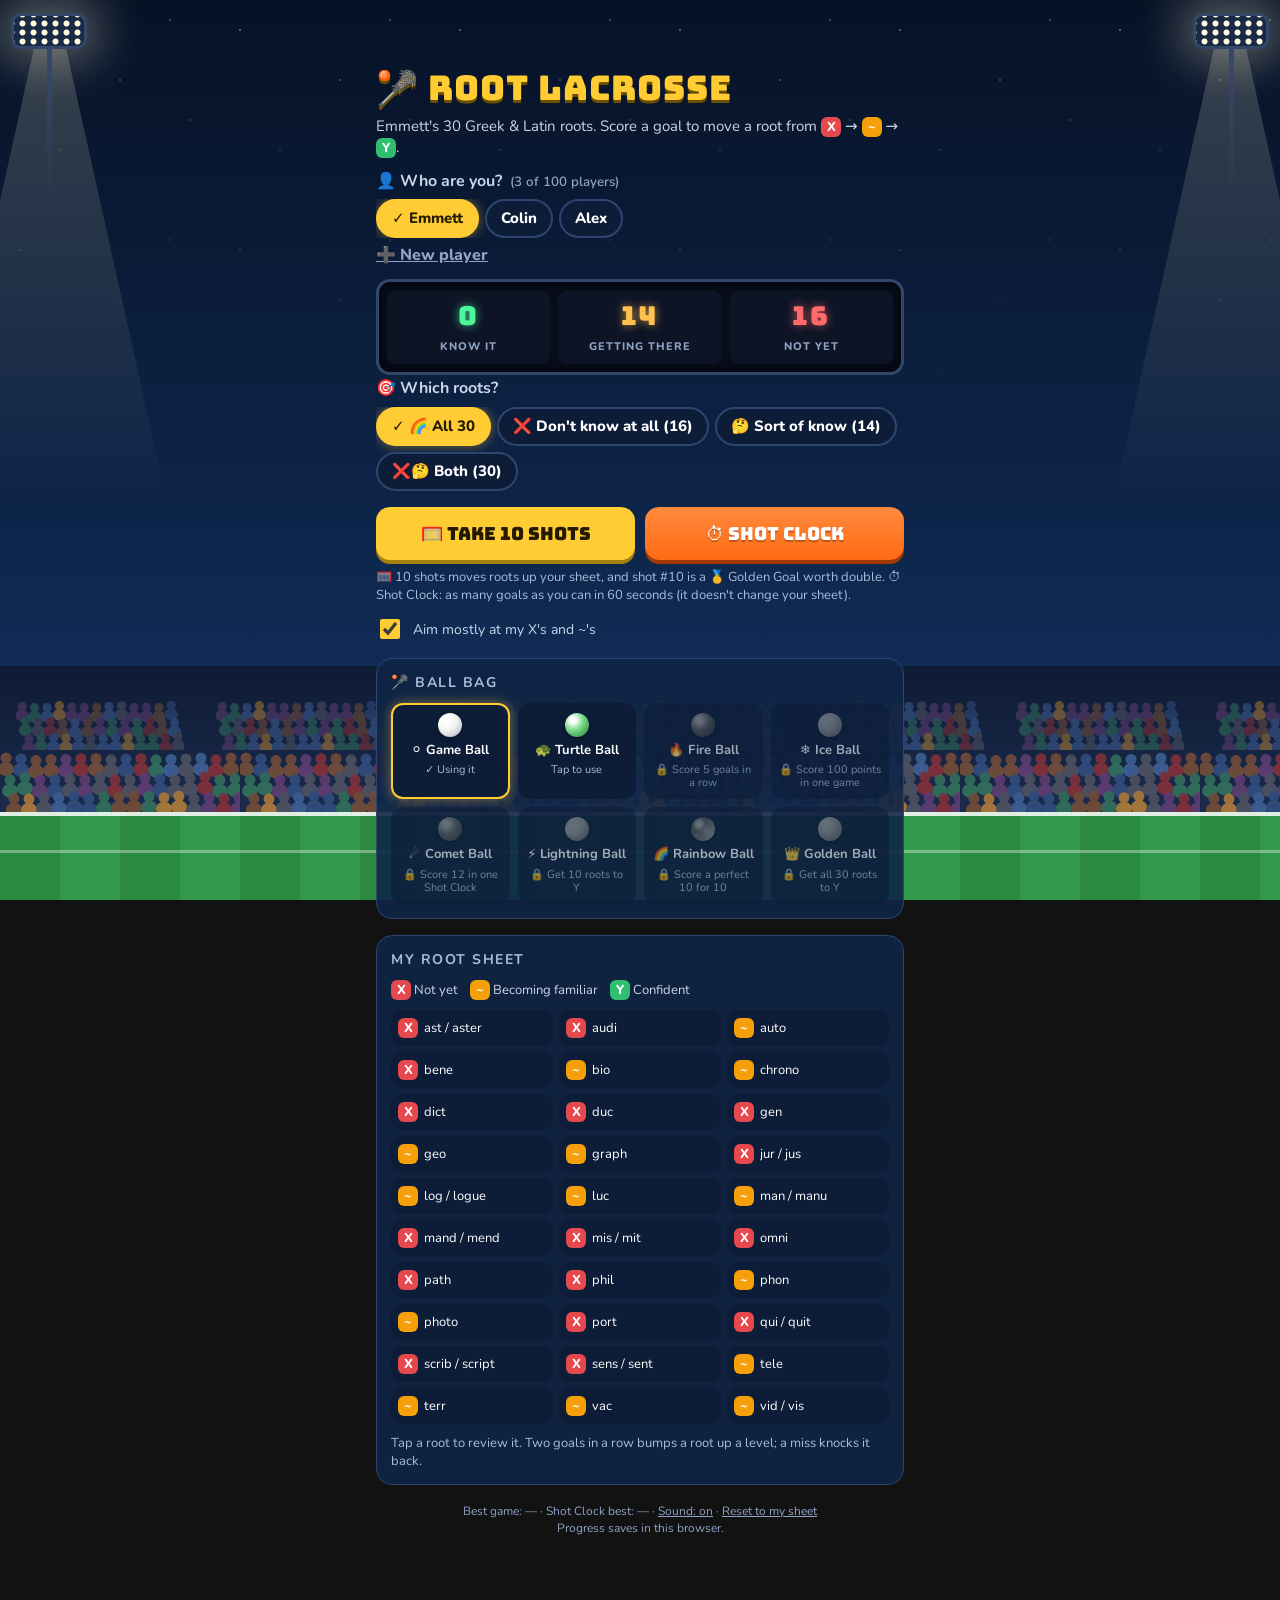
<file: root-lacrosse/index.html>
<!DOCTYPE html>
<html lang="en">
<head>
<meta charset="utf-8">
<meta name="viewport" content="width=device-width, initial-scale=1">
<title>Root Lacrosse</title>
<meta name="description" content="Emmett's 30 Greek and Latin roots: score goals to move each root from X to ~ to Y.">
<link rel="preconnect" href="https://fonts.googleapis.com">
<link href="https://fonts.googleapis.com/css2?family=Bungee&family=Nunito:wght@600;800&display=swap" rel="stylesheet">
<style>
/* Night game in a lacrosse stadium: navy sky, stadium lights, a crowd, turf, orange goal pipes. One theme on purpose. */
:root{
  --navy:#0b1d3a; --panel:rgba(16,38,72,.9); --line:#2c4670; --card:#eef3f9; --ink:#13233d; --muted:#5d6f8a;
  --gold:#ffcc33; --gold-d:#a8800f; --orange:#ff6a13; --turf:#2b8a3e; --x:#e5484d; --tilde:#f59f0b; --y:#2fbf71; --soft:#c9d6ea;
  color-scheme: dark;
}
*{box-sizing:border-box;-webkit-tap-highlight-color:transparent}
html,body{margin:0;min-height:100%}
body{background:linear-gradient(#071226,#0d2448 55%,#143768);background-attachment:fixed;color:#fff;font-family:Nunito,system-ui,sans-serif;font-size:16px;line-height:1.4;overflow-x:hidden}
button{font:inherit;color:inherit;cursor:pointer}
button:focus-visible,input:focus-visible{outline:3px solid var(--gold);outline-offset:2px}

/* ---------- the stadium (always moving) ---------- */
.stadium{position:fixed;inset:0;z-index:0;pointer-events:none;overflow:hidden}
.stars{position:absolute;left:0;right:0;top:0;height:45%;background-image:radial-gradient(1.5px 1.5px at 20px 30px,#fff,transparent),radial-gradient(1.2px 1.2px at 120px 80px,#fff,transparent),radial-gradient(1.4px 1.4px at 170px 20px,#ffe9a8,transparent),radial-gradient(1px 1px at 60px 150px,#fff,transparent),radial-gradient(1.1px 1.1px at 190px 120px,#cfe3ff,transparent);background-size:220px 220px;opacity:.6;-webkit-mask-image:linear-gradient(#000,transparent);mask-image:linear-gradient(#000,transparent);animation:twinkle 3.5s ease-in-out infinite alternate,drift 160s linear infinite}
@keyframes twinkle{from{opacity:.25}to{opacity:.75}}
@keyframes drift{to{background-position:660px 0}}
.lights{position:absolute;top:16px;width:70px;height:30px;border-radius:7px;background:#1b2a44 radial-gradient(circle,#fffbe0 0 2.6px,transparent 3.4px) 3px 3px/11px 9px;box-shadow:0 0 0 3px #33476b,0 0 46px 16px rgba(255,248,215,.32);animation:glow 3s ease-in-out infinite alternate}
.lights::after{content:"";position:absolute;left:50%;top:33px;width:5px;height:150px;margin-left:-2.5px;background:linear-gradient(#33476b,transparent)}
.lights.l{left:14px}.lights.r{right:14px;animation-delay:-1.4s}
@keyframes glow{to{box-shadow:0 0 0 3px #33476b,0 0 60px 22px rgba(255,248,215,.42)}}
.beam{position:absolute;top:30px;width:300px;height:620px;background:linear-gradient(rgba(255,250,220,.2),transparent 78%);clip-path:polygon(46% 0,54% 0,100% 100%,0 100%);transform-origin:50% 0;animation:sway 8s ease-in-out infinite alternate}
.beam.l{left:-100px;--a:-28deg}.beam.r{right:-100px;--a:28deg;animation-delay:-3s}
@keyframes sway{from{transform:rotate(calc(var(--a) - 5deg))}to{transform:rotate(calc(var(--a) + 5deg))}}
.stands{position:absolute;left:0;right:0;bottom:84px;height:150px;background:linear-gradient(#0e1b34,#1b2b4c)}
.crowd{position:absolute;left:0;right:0;background-repeat:repeat-x;animation:pan linear infinite,bob ease-in-out infinite}
.crowd.back{bottom:150px;height:58px;background-size:200px 58px;opacity:.6;animation-duration:150s,1.3s}
.crowd.front{bottom:88px;height:70px;background-size:240px 70px;animation-duration:100s,.9s;animation-delay:0s,-.4s}
@keyframes pan{to{background-position-x:-2400px}}
@keyframes bob{0%,100%{transform:translateY(0)}50%{transform:translateY(-3px)}}
.flash{position:absolute;width:5px;height:5px;border-radius:50%;background:#fff;box-shadow:0 0 10px 5px rgba(255,255,255,.85);opacity:0;animation:flash ease-out infinite}
@keyframes flash{0%,90%{opacity:0}92%{opacity:1}100%{opacity:0}}
.field{position:absolute;left:0;right:0;bottom:0;height:88px;background:linear-gradient(90deg,#2b8a3e 0 60px,#33994a 60px 120px) 0 0/120px 100%;border-top:4px solid rgba(255,255,255,.85);animation:pan 60s linear infinite}
.field::after{content:"";position:absolute;left:0;right:0;top:34px;height:3px;background:rgba(255,255,255,.35)}

/* ---------- layout ---------- */
.lx{position:relative;z-index:1;max-width:560px;margin:0 auto;padding:58px 16px 120px}
h1{font-family:Bungee,sans-serif;font-weight:400;font-size:34px;margin:6px 0 0;letter-spacing:1px;color:var(--gold);text-shadow:0 3px 0 #6b4f00}
h1 .stickmoji{display:inline-block;animation:wiggle 2.4s ease-in-out infinite}
@keyframes wiggle{0%,100%{transform:rotate(-10deg)}50%{transform:rotate(10deg) translateY(-3px)}}
.sub{color:var(--soft);margin:4px 0 16px;font-size:15px}
.btn{font-family:Bungee,sans-serif;font-size:18px;border:0;border-radius:14px;padding:14px 16px;color:#231a00;background:var(--gold);box-shadow:0 4px 0 var(--gold-d);width:100%;transition:transform .08s}
.btn:active{transform:translateY(3px);box-shadow:0 1px 0 var(--gold-d)}
.btn.hot{background:linear-gradient(#ff8a3d,var(--orange));color:#fff;box-shadow:0 4px 0 #a33a06;text-shadow:0 2px 0 rgba(0,0,0,.25)}
.btn.alt{background:#e4e9f2;color:var(--ink);box-shadow:0 4px 0 #8d99ad;font-size:15px}
.row{display:flex;gap:10px}
.mode{font-size:13px;color:#a9bddb;margin:8px 0 0}
.panel{background:var(--panel);border:1px solid var(--line);border-radius:16px;padding:14px;margin-top:16px}
.panel h2{font-size:14px;text-transform:uppercase;letter-spacing:1.5px;color:#a9bddb;margin:0 0 10px}
.legend{font-size:13px;color:var(--soft);margin-bottom:10px;display:flex;gap:12px;flex-wrap:wrap}
.badge{display:inline-flex;align-items:center;justify-content:center;width:20px;height:20px;border-radius:6px;font-weight:800;font-size:13px;color:#fff}
.bx{background:var(--x)}.bt{background:var(--tilde)}.by{background:var(--y)}
.grid{display:grid;grid-template-columns:repeat(3,1fr);gap:6px}
.chip{background:#0d1d38;border:1px solid transparent;border-radius:10px;padding:7px 6px;display:flex;align-items:center;gap:6px;font-size:13px;text-align:left;min-width:0}
.chip:hover{border-color:#4a6795}
.chip .badge{flex:none}
.chip span.r{white-space:nowrap;overflow:hidden;text-overflow:ellipsis}
/* scoreboard */
.board{display:flex;gap:8px;background:#070d1a;border:3px solid #33476b;border-radius:14px;padding:8px;box-shadow:inset 0 0 18px rgba(0,0,0,.6)}
.stat{flex:1;text-align:center;background:#0d1426;border-radius:9px;padding:8px 4px}
.stat b{display:block;font-family:Bungee,sans-serif;font-weight:400;font-size:26px;letter-spacing:2px}
.stat small{color:#8fa3c4;font-size:11px;text-transform:uppercase;letter-spacing:1px;font-weight:800}
.stat.y b{color:#4ff59a;text-shadow:0 0 10px rgba(79,245,154,.7)}.stat.t b{color:#ffc04d;text-shadow:0 0 10px rgba(255,192,77,.7)}.stat.x b{color:#ff6b6b;text-shadow:0 0 10px rgba(255,107,107,.7)}
.players{margin:-4px 0 12px;font-weight:800;color:var(--soft)}
.players .phead{display:flex;align-items:baseline;gap:8px;flex-wrap:wrap}
.pchips{display:flex;flex-wrap:wrap;gap:6px;margin:7px 0 6px;max-height:122px;overflow-y:auto}
.pchip{font:inherit;font-weight:800;font-size:15px;color:#fff;background:#0d1d38;border:2px solid var(--line);border-radius:999px;padding:7px 14px;cursor:pointer}
.pchip.on{background:var(--gold);color:#231a00;border-color:var(--gold);box-shadow:0 0 12px rgba(255,204,51,.45)}
.pacts{display:flex;gap:14px;flex-wrap:wrap}
.which{margin:2px 0 4px;font-weight:800;color:var(--soft)}
.pchip:disabled{opacity:.4;cursor:default}
.players small{color:#8fa3c4;font-weight:600}
.addform{display:flex;gap:8px;margin:0 0 12px}
.addform input{flex:1;min-width:0;font:inherit;font-weight:800;padding:10px 12px;border-radius:12px;border:2px solid var(--line);background:#0d1d38;color:#fff}
.addform .btn{width:auto;font-size:15px;padding:10px 16px}
.toggle{display:flex;align-items:center;gap:10px;margin-top:12px;font-size:14px;color:var(--soft);cursor:pointer}
.toggle input{width:20px;height:20px;accent-color:var(--gold)}
/* ball bag */
.bag{display:grid;grid-template-columns:repeat(auto-fill,minmax(118px,1fr));gap:8px}
.skin{background:#0d1d38;border:2px solid transparent;border-radius:12px;padding:8px 6px;display:flex;flex-direction:column;align-items:center;gap:4px}
.skin.on{border-color:var(--gold);box-shadow:0 0 12px rgba(255,204,51,.45)}
.skin.locked{opacity:.6}.skin.locked .ballart{filter:grayscale(1) brightness(.6)}
.skin b{font-size:13px}.skin small{font-size:11px;color:#a9bddb;text-align:center;line-height:1.2}
.ballart{width:24px;height:24px;border-radius:50%;box-shadow:0 2px 4px rgba(0,0,0,.4)}
/* play */
.hud{display:flex;justify-content:space-between;align-items:center;gap:8px;font-family:Bungee,sans-serif;font-size:15px;color:var(--soft)}
.shots{display:flex;gap:3px;margin:8px 0 12px}
.shots i{flex:1;height:8px;border-radius:4px;background:#2c4670}
.shots i.hit{background:var(--y)}.shots i.miss{background:var(--x)}.shots i.now{background:var(--gold)}.shots i.golden{box-shadow:0 0 0 2px #ffd700}
.timebar{height:10px;border-radius:6px;background:#2c4670;margin:8px 0 12px;overflow:hidden;display:none}
.timebar i{display:block;height:100%;width:100%;background:linear-gradient(90deg,var(--orange),var(--gold),var(--y))}
.clockmode .timebar{display:block}.clockmode .shots{display:none}
.qcard{background:var(--card);color:var(--ink);border-radius:18px;padding:18px 16px 16px;text-align:center;box-shadow:0 6px 0 #9aa8bf;position:relative}
.qcard.fire{box-shadow:0 6px 0 #9aa8bf,0 0 0 3px #ff8a1f,0 0 26px 6px rgba(255,120,30,.55);animation:fire 1.2s ease-in-out infinite alternate}
@keyframes fire{to{box-shadow:0 6px 0 #9aa8bf,0 0 0 3px #ffd23f,0 0 36px 10px rgba(255,170,30,.6)}}
.qcard.golden{background:linear-gradient(#fff8dc,#f7e3a0);box-shadow:0 6px 0 #c9a227,0 0 0 3px var(--gold),0 0 30px 8px rgba(255,204,51,.5)}
.qtype{font-size:12px;text-transform:uppercase;letter-spacing:1.5px;color:var(--muted);font-weight:800}
.qcard.golden .qtype{color:#a3330a}
.qmain{font-family:Bungee,sans-serif;font-size:40px;line-height:1.1;margin:8px 0 4px;color:#13233d;word-break:break-word}
.qmain.word{font-size:32px;letter-spacing:1px}
.qmain .hl{color:var(--x);text-decoration:underline;text-decoration-thickness:4px;text-underline-offset:6px}
.qask{font-size:17px;font-weight:800}
.clue{margin-top:10px;font-size:15px;color:var(--muted);min-height:22px}
.clue button{background:none;border:2px dashed #b7c3d6;border-radius:10px;padding:6px 12px;font-weight:800;color:var(--muted)}
.clue em{color:var(--ink);font-style:normal;font-weight:800}
.clue b{color:#a3330a}
.clue button small{display:block;font-size:12px;font-weight:700;opacity:.8;margin-top:2px}
.explain{display:none;text-align:left}
.qcard.done .qtype,.qcard.done .qmain,.qcard.done .qask,.qcard.done .clue{display:none}
.qcard.done .explain{display:block;animation:pop .25s ease-out}
.qcard.done.good{box-shadow:0 6px 0 #8fbf9c,0 0 0 3px var(--y)}
.qcard.done.bad{box-shadow:0 6px 0 #d9a49b,0 0 0 3px var(--x)}
.explain .big{font-family:Bungee,sans-serif;font-weight:400;font-size:20px;display:block}
.qcard.good .explain .big{color:#1f7a3a}.qcard.bad .explain .big{color:#b23a2a}
.ans{font-family:Bungee,sans-serif;font-size:26px;margin:2px 0 6px;color:#13233d;line-height:1.15}
.ans small{font-family:Nunito,system-ui,sans-serif;font-size:18px;font-weight:800;color:#3d4f6b}
.picked{font-size:15px;color:#b23a2a;font-weight:800;margin:0 0 6px}
.word{font-size:15px;margin:0 0 6px}
.from,.parts,.trick{font-size:15px;line-height:1.4;margin:6px 0}
.parts ul{margin:4px 0 0;padding-left:18px}
.parts li{margin:3px 0}
.trick{background:#fff3c9;border-radius:10px;padding:8px 10px}
.explain .btn{margin:8px 0 6px}
.explain .lvup{color:#13233d;background:#ffe9a8}
.explain .lvdown{color:#8a3a2a}
.mexplain{text-align:left;font-size:14px}
.modal .box{max-height:88vh;overflow-y:auto}
.tgt.hint{box-shadow:0 4px 0 #9aa8bf,0 0 0 4px #ffcf33;animation:hint .8s ease-in-out infinite alternate}
@keyframes hint{to{box-shadow:0 4px 0 #9aa8bf,0 0 0 4px #ffcf33,0 0 18px 6px rgba(255,207,51,.75)}}
.typeit{grid-column:1/-1;display:flex;flex-wrap:wrap;gap:8px;justify-content:center;align-items:center;width:100%}.typeit input{flex:1 1 220px;max-width:420px;font:inherit;font-size:1.2rem;padding:12px 14px;border-radius:12px;border:3px solid #ffcc33;background:#0e1830;color:#fff}.typeit input:disabled{opacity:.7}.typeit .btn.ghost{background:transparent;border:2px solid rgba(255,255,255,.55);color:#fff}
.goals{display:grid;grid-template-columns:1fr 1fr;gap:12px;margin-top:18px}
.tgt{background:var(--card);border:0;border-radius:16px;padding:10px 8px 10px;display:flex;flex-direction:column;align-items:center;gap:6px;color:var(--ink);box-shadow:0 4px 0 #9aa8bf;transition:transform .1s,background .2s;min-width:0}
.tgt:active{transform:translateY(2px)}
.goal{position:relative;width:84px;height:66px}
.goal svg{display:block;overflow:visible}
.tgt.golden .goal::after{content:"🥇";position:absolute;left:50%;top:-14px;transform:translateX(-50%);font-size:20px;line-height:1}
.lbl{font-weight:800;font-size:17px;line-height:1.15;min-height:20px}
.key{font-size:11px;color:var(--muted);font-weight:800;margin-top:-3px}
.tgt.root .lbl{font-family:Bungee,sans-serif;font-weight:400;font-size:18px}
.tgt.right{background:#cfeed9}.tgt.wrong{background:#f6d0cb}.tgt.dim{opacity:.55}.tgt[disabled]{cursor:default}
.tgt.swish svg{animation:swish .45s}
@keyframes swish{0%{transform:scale(1)}30%{transform:scale(1.06,1.1)}60%{transform:scale(.97)}100%{transform:scale(1)}}
.ball-in{position:absolute;width:13px;height:13px;margin:-6.5px 0 0 -6.5px;border-radius:50%;box-shadow:0 2px 3px rgba(0,0,0,.35)}
.ball-in.off{animation:off .7s ease-in forwards}
@keyframes off{0%{transform:translate(0,0)}35%{transform:translate(var(--bx),-14px)}100%{transform:translate(calc(var(--bx) * 1.8),40px);opacity:0}}
.stickrow{display:flex;flex-direction:column;align-items:center;margin-top:6px}
.stick{transition:transform .12s ease-out;transform-origin:50% 85%;overflow:visible;filter:drop-shadow(0 3px 2px rgba(0,0,0,.5))}
.tip{font-size:12px;color:#a9bddb;margin-top:2px;text-align:center}
.ball{position:fixed;width:16px;height:16px;margin:-8px 0 0 -8px;border-radius:50%;pointer-events:none;z-index:50;box-shadow:0 3px 5px rgba(0,0,0,.4)}
.spark{position:fixed;width:6px;height:6px;border-radius:50%;margin:-3px 0 0 -3px;pointer-events:none;z-index:49;animation:spark .45s ease-out forwards}
@keyframes spark{to{transform:scale(.1) translateY(6px);opacity:0}}
.burst{position:fixed;width:7px;height:7px;border-radius:50%;margin:-3.5px 0 0 -3.5px;pointer-events:none;z-index:55;animation:burst .7s ease-out forwards}
@keyframes burst{to{transform:translate(var(--dx),var(--dy)) scale(.2);opacity:0}}
.stamp{position:fixed;transform:translate(-50%,-50%);font-family:Bungee,sans-serif;font-size:22px;white-space:nowrap;pointer-events:none;z-index:56;animation:stamp .95s ease-out forwards;text-shadow:0 2px 0 rgba(0,0,0,.55),0 0 10px rgba(0,0,0,.35)}
.stamp.good{color:#ffe066}.stamp.bad{color:#ff8a7a}
@keyframes stamp{0%{transform:translate(-50%,-50%) scale(.3);opacity:0}20%{transform:translate(-50%,-50%) scale(1.25);opacity:1}35%{transform:translate(-50%,-50%) scale(1)}100%{transform:translate(-50%,-130%) scale(1);opacity:0}}
.feedback{margin-top:16px;border-radius:16px;padding:14px;font-size:16px;line-height:1.4;display:none}
.feedback.show{display:block;animation:pop .25s ease-out}
.feedback.good{background:#173f2a;border:2px solid var(--y)}
.feedback.bad{background:#4a2420;border:2px solid var(--x)}
.feedback b.big{font-family:Bungee,sans-serif;font-weight:400;font-size:20px;display:block;margin-bottom:4px}
.feedback .btn{margin-top:12px}
.lvup{margin-top:8px;padding:8px 10px;border-radius:10px;background:rgba(255,204,51,.16);border:1px solid var(--gold);font-weight:800}
.lvdown{margin-top:8px;font-size:14px;color:#f0c4bd}
.pts{position:absolute;right:14px;top:10px;font-family:Bungee,sans-serif;color:#1f9d55;font-size:20px;opacity:0}
.pts.go{animation:float 1s ease-out}
@keyframes float{0%{opacity:1;transform:translateY(0)}100%{opacity:0;transform:translateY(-30px)}}
@keyframes pop{0%{transform:scale(.95);opacity:0}100%{transform:scale(1);opacity:1}}
@keyframes shake{0%,100%{transform:translateX(0)}25%{transform:translateX(-6px)}75%{transform:translateX(6px)}}
.shake{animation:shake .3s}
.end{text-align:center}
.end .score{font-family:Bungee,sans-serif;font-size:64px;color:var(--gold);text-shadow:0 4px 0 #6b4f00;margin:6px 0}
.end .rank{font-family:Bungee,sans-serif;font-size:22px}
.list{text-align:left}
.list div{padding:6px 0;border-bottom:1px solid var(--line);font-size:15px}
.unlock{border-color:var(--gold);box-shadow:0 0 18px rgba(255,204,51,.35)}
.modal{position:fixed;inset:0;background:rgba(0,0,0,.6);display:none;align-items:center;justify-content:center;padding:20px;z-index:60}
.modal.show{display:flex}
.modal .box{background:var(--card);color:var(--ink);border-radius:18px;padding:20px;max-width:360px;width:100%;text-align:center}
.modal h3{font-family:Bungee,sans-serif;font-weight:400;font-size:30px;margin:0}
.modal p{margin:8px 0}
.hidden{display:none !important}
.tiny{font-size:12px;color:#8fa3c4;text-align:center;margin-top:18px}
.link{background:none;border:0;color:#8fa3c4;text-decoration:underline;padding:0}
.confetti{position:fixed;top:-10px;width:8px;height:14px;z-index:70;pointer-events:none;animation:fall linear forwards}
@keyframes fall{to{transform:translateY(110vh) rotate(720deg)}}
.toast{position:fixed;left:50%;bottom:24px;transform:translateX(-50%) translateY(20px);background:#0a1426;border:2px solid var(--gold);color:#fff;border-radius:14px;padding:10px 16px;font-weight:800;z-index:80;opacity:0;transition:opacity .25s,transform .25s;max-width:calc(100% - 32px);text-align:center;pointer-events:none}
.toast.show{opacity:1;transform:translateX(-50%) translateY(0)}
.sun,.cloud{display:none}
.sun{position:absolute;top:22px;right:28px;width:62px;height:62px;border-radius:50%;background:radial-gradient(circle,#fff6b0,#ffd23f 60%,#ffb703);box-shadow:0 0 50px 18px rgba(255,214,80,.5);animation:sunglow 4s ease-in-out infinite alternate}
@keyframes sunglow{to{box-shadow:0 0 70px 26px rgba(255,214,80,.62)}}
.cloud{position:absolute;width:96px;height:28px;border-radius:30px;background:#fff;opacity:.85;animation:cloudmove linear infinite}
.cloud::before,.cloud::after{content:"";position:absolute;background:#fff;border-radius:50%}
.cloud::before{width:44px;height:44px;left:14px;top:-20px}
.cloud::after{width:34px;height:34px;left:46px;top:-14px}
.cloud.c1{top:70px;animation-duration:70s;animation-delay:-10s}
.cloud.c2{top:140px;width:70px;animation-duration:95s;animation-delay:-50s}
.cloud.c3{top:210px;animation-duration:120s;animation-delay:-80s;opacity:.7}
@keyframes cloudmove{from{left:-140px}to{left:110%}}
.ball-in.drop{animation:drop .6s ease-in forwards}
@keyframes drop{0%{transform:translateY(-4px)}100%{transform:translateY(22px);opacity:0}}
body[data-sport="basketball"]{background:linear-gradient(#140b22,#2a1838 55%,#3a2448);background-attachment:fixed}
body[data-sport="basketball"] .stars{display:none}
body[data-sport="basketball"] .stands{background:linear-gradient(#1f1430,#33224a)}
body[data-sport="basketball"] .field{background:linear-gradient(90deg,#c88a4a 0 40px,#d29652 40px 80px) 0 0/80px 100%;border-top-color:#ff7a1a}
body[data-sport="basketball"] .tgt{background:#f7efe6}
body[data-sport="soccer"]{background:linear-gradient(#1565c0,#1e88e5 55%,#64b5f6);background-attachment:fixed;--soft:#eaf4ff}
body[data-sport="soccer"] .stars,body[data-sport="soccer"] .lights,body[data-sport="soccer"] .beam{display:none}
body[data-sport="soccer"] .sun,body[data-sport="soccer"] .cloud{display:block}
body[data-sport="soccer"] .stands{background:linear-gradient(#24476e,#2f5c8a)}
body[data-sport="soccer"] .field{background:linear-gradient(90deg,#3aa54b 0 60px,#44b356 60px 120px) 0 0/120px 100%}
body[data-sport="soccer"] .tgt{background:#e9f7ea}
body[data-sport="soccer"] .mode,body[data-sport="soccer"] .tiny,body[data-sport="soccer"] .link{color:#e3f0ff}
body[data-sport="soccer"] .players small{color:#d6e8ff}
body[data-sport="football"] .field{background:repeating-linear-gradient(90deg,#2f9444 0 57px,#ffffff 57px 60px);border-top-color:#ffffff}
body[data-sport="football"] .tgt{background:#e9f7ea}
body[data-sport="football"] .ball{width:22px;height:14px;margin:-7px 0 0 -11px}
body[data-sport="football"] .ball-in{width:16px;height:10px;margin:-5px 0 0 -8px}
.ball-in.thru{animation:thru .6s ease-out forwards}
@keyframes thru{0%{transform:translateY(0) scale(1)}100%{transform:translateY(-18px) scale(.5);opacity:0}}
@media (max-width:420px){h1{font-size:28px}.qmain{font-size:34px}.btn{font-size:16px;padding:13px 10px}}
@media (prefers-reduced-motion:reduce){.ball-in.thru,.sun,.cloud,.ball-in.drop,.stars,.lights,.beam,.crowd,.flash,.field,.confetti,.shake,.pts.go,.qcard.fire,h1 .stickmoji,.tgt.swish svg,.feedback.show,.ball-in.off{animation:none}.flash{display:none}}
</style>
</head>
<body>
<svg width="0" height="0" style="position:absolute" aria-hidden="true"><defs>
  <pattern id="mesh" width="7" height="7" patternUnits="userSpaceOnUse" patternTransform="rotate(45)"><path d="M0 0H7M0 0V7" stroke="#7c8aa0" stroke-width="1.1" fill="none"/></pattern>
  <pattern id="pocket" width="5" height="5" patternUnits="userSpaceOnUse" patternTransform="rotate(45)"><path d="M0 0H5M0 0V5" stroke="#e8edf5" stroke-width=".9" fill="none"/></pattern>
</defs></svg>
<div class="stadium" aria-hidden="true" id="stadium">
  <div class="stars"></div><div class="sun"></div><div class="cloud c1"></div><div class="cloud c2"></div><div class="cloud c3"></div>
  <div class="beam l"></div><div class="beam r"></div>
  <div class="lights l"></div><div class="lights r"></div>
  <div class="stands"></div>
  <div class="crowd back" id="crowdBack"></div><div class="crowd front" id="crowdFront"></div>
  <div class="field"></div>
</div>

<main class="lx" id="lx">
  <section id="home">
    <h1><span class="stickmoji" id="tEmoji">🥍</span> <span id="tName">Root Lacrosse</span></h1>
    <p class="sub">Emmett's 30 Greek &amp; Latin roots. <span id="tVerb">Score a goal</span> to move a root from <span class="badge bx">X</span> → <span class="badge bt">~</span> → <span class="badge by">Y</span>.</p>
    <div class="players"><div class="phead"><b>👤 Who are you?</b> <small id="playerCount"></small></div><div class="pchips" id="playerChips" role="group" aria-label="Who is playing"></div><div class="pacts"><button class="link" id="addPlayerBtn" type="button">➕ New player</button> <button class="link hidden" id="delPlayer" type="button">🗑 Remove</button></div></div>
    <form class="addform hidden" id="addForm"><input id="newName" maxlength="30" placeholder="New player's name" aria-label="New player's name" autocomplete="off"><button class="btn" type="submit">Add</button></form>
    <div class="board" aria-label="My root scoreboard">
      <div class="stat y"><b id="sY">0</b><small>Know it</small></div>
      <div class="stat t"><b id="sT">0</b><small>Getting there</small></div>
      <div class="stat x"><b id="sX">0</b><small>Not yet</small></div>
    </div>
    <div class="which"><b>🎯 Which roots?</b><div class="pchips" id="whichChips" role="group" aria-label="Which roots to practice"></div></div>
    <div class="row" style="margin-top:16px"><button class="btn" id="startBtn" type="button">🥅 Take 10 shots</button><button class="btn hot" id="clockBtn" type="button">⏱ Shot Clock</button></div>
    <p class="mode" id="tMode">🥅 10 shots moves roots up your sheet, and shot #10 is a 🥇 Golden Goal worth double. ⏱ Shot Clock: as many goals as you can in 60 seconds (it doesn't change your sheet).</p>
    <label class="toggle"><input type="checkbox" id="focusX" checked> Aim mostly at my X's and ~'s</label>
    <div class="panel"><h2 id="tBag">🥍 Ball bag</h2><div class="bag" id="bag"></div></div>
    <div class="panel">
      <h2>My root sheet</h2>
      <div class="legend"><span><span class="badge bx">X</span> Not yet</span><span><span class="badge bt">~</span> Becoming familiar</span><span><span class="badge by">Y</span> Confident</span></div>
      <div class="grid" id="grid"></div>
      <p style="font-size:13px;color:#a9bddb;margin:10px 0 0" id="tSheet">Tap a root to review it. Two goals in a row bumps a root up a level; a miss knocks it back.</p>
    </div>
    <p class="tiny">Best game: <span id="best">—</span> · <span id="tClockName">Shot Clock</span> best: <span id="cbest">—</span> · <button class="link" id="soundBtn" type="button">Sound: on</button> · <button class="link" id="resetBtn" type="button">Reset to my sheet</button><br>Progress saves in this browser.</p>
  </section>

  <section id="play" class="hidden">
    <div class="hud"><span id="hudLeft">Shot 1/10</span><span id="hudStreak"></span><span id="hudScore">0 pts</span></div>
    <div class="shots" id="shots"></div>
    <div class="timebar"><i id="tbar"></i></div>
    <div class="qcard" id="qcard">
      <div class="pts" id="pts">+10</div>
      <div class="qtype" id="qtype"></div>
      <div class="qmain" id="qmain"></div>
      <div class="qask" id="qask"></div>
      <div class="clue" id="clue"></div>
      <div class="explain" id="explain" aria-live="polite"></div>
    </div>
    <div class="goals" id="goals"></div>
    <div class="stickrow">
      <svg class="stick" id="stick" viewBox="0 -26 120 126" width="112" height="118" aria-hidden="true">
        <g id="arm">
          <line x1="60" y1="98" x2="60" y2="30" stroke="#cfd6e2" stroke-width="5" stroke-linecap="round"/>
          <line x1="60" y1="98" x2="60" y2="70" stroke="#1d2433" stroke-width="6.5" stroke-linecap="round"/>
          <path d="M56 31 L52 20 C47 13 42 5 42 -5 C42 -14 47 -18 53 -18 L67 -18 C73 -18 78 -14 78 -5 C78 5 73 13 68 20 L64 31 Z" fill="url(#pocket)"/>
          <path d="M56 31 L52 20 C47 13 42 5 42 -5 C42 -14 47 -18 53 -18 L67 -18 C73 -18 78 -14 78 -5 C78 5 73 13 68 20 L64 31 Z" fill="none" stroke="#ffffff" stroke-width="3.6" stroke-linejoin="round"/>
          <path d="M44 -6 H76 M44 -1 H76" stroke="#ff6a13" stroke-width="1.6" opacity=".9"/><path d="M53 -18 Q60 -21 67 -18" fill="none" stroke="#ffffff" stroke-width="3.6" stroke-linecap="round"/>
          <circle id="pball" cx="60" cy="8" r="7.5" fill="#f4f4f0" stroke="#9aa3b0" stroke-width="1.2"/>
        </g>
      </svg>
      <div class="tip" id="tTip">Tap a goal to shoot! (Keys 1–4 work too.)</div>
    </div>
    <div class="feedback" id="feedback" aria-live="polite"></div>
    <p class="tiny"><button class="link" id="quitBtn" type="button">Quit game</button></p>
  </section>

  <section id="end" class="hidden end">
    <h1 style="font-size:26px" id="endTitle">Final whistle!</h1>
    <div class="score" id="endScore">0</div>
    <div class="rank" id="endRank"></div>
    <p class="sub" id="endHits"></p>
    <div class="panel list unlock hidden" id="unlockPanel"><h2>🎁 New ball unlocked!</h2><div id="unlockList"></div></div>
    <div class="panel list hidden" id="lvlPanel"><h2>Level ups</h2><div id="lvlList"></div></div>
    <div class="panel list hidden" id="missPanel"><h2>Practice these</h2><div id="missList"></div><button class="btn" id="justBtn" type="button" style="margin-top:12px">🎯 Practice just these</button></div>
    <div class="row" style="margin-top:18px"><button class="btn alt" id="homeBtn" type="button">My sheet</button><button class="btn" id="againBtn" type="button">Again!</button></div>
  </section>
</main>

<div class="modal" id="modal"><div class="box">
  <h3 id="mRoot"></h3>
  <p style="font-size:20px;font-weight:800" id="mMeaning"></p>
  <p style="color:var(--muted)" id="mEx"></p>
  <p style="color:var(--muted)" id="mMore"></p>
  <div class="mexplain" id="mHook"></div>
  <button class="btn" id="mClose" style="margin-top:10px" type="button">Got it</button>
</div></div>
<div id="fx"></div>
<div class="toast" id="toast" role="status"></div>

<script>
/* ===== One game, three sports. Each page sets SPORT; the rest is the same Root game. ===== */
const SPORT = "lacrosse";
const HOOP_SVG = `<svg viewBox="0 0 84 66" width="84" height="66" aria-hidden="true"><rect x="14" y="2" width="56" height="34" rx="3" fill="#ffffff" stroke="#9aa8bf" stroke-width="2"/><rect x="32" y="14" width="20" height="16" fill="none" stroke="#ff6a13" stroke-width="2.5"/><path d="M28 40 L33 62 H51 L56 40 Z" fill="url(#mesh)" stroke="#c5ceda" stroke-width="1.2"/><ellipse cx="42" cy="40" rx="15" ry="3.6" fill="none" stroke="#ff6a13" stroke-width="3.5"/></svg>`;
const SOCCER_GOAL_SVG = `<svg viewBox="0 0 84 66" width="84" height="66" aria-hidden="true"><rect x="5" y="10" width="74" height="50" fill="url(#mesh)"/><path d="M5 60 L14 50 H70 L79 60" fill="none" stroke="#7c8aa0" stroke-width="1.5"/><path d="M5 62 V10 H79 V62" fill="none" stroke="#8d99ad" stroke-width="6.5" stroke-linecap="round" stroke-linejoin="round"/><path d="M5 62 V10 H79 V62" fill="none" stroke="#ffffff" stroke-width="3.6" stroke-linecap="round" stroke-linejoin="round"/><rect x="0" y="62" width="84" height="3" rx="1.5" fill="#6bbf6b"/></svg>`;
const HANDS_SVG = `<g id="arm"><path d="M34 98 L43 54" stroke="#c98b5e" stroke-width="12" stroke-linecap="round"/><path d="M86 98 L77 54" stroke="#c98b5e" stroke-width="12" stroke-linecap="round"/><rect x="33" y="64" width="15" height="7" rx="3" transform="rotate(-12 40 67)" fill="#ff6a13"/><rect x="72" y="64" width="15" height="7" rx="3" transform="rotate(12 80 67)" fill="#ff6a13"/><path d="M37 52 C 35 40 46 32 53 38 L 55 48 Z" fill="#e0a87c"/><path d="M83 52 C 85 40 74 32 67 38 L 65 48 Z" fill="#e0a87c"/><circle id="pball" cx="60" cy="24" r="17" fill="#f08a24" stroke="#a2490c" stroke-width="1.6"/></g>`;
const BOOT_SVG = `<path d="M8 92 Q60 84 112 92" stroke="#2e8b3d" stroke-width="6" fill="none" opacity=".85"/><g id="arm"><rect x="24" y="-14" width="12" height="62" rx="5" fill="#ffcc33"/><rect x="24" y="20" width="12" height="9" fill="#1d4ed8"/><path d="M22 46 H38 L40 62 C56 62 64 66 64 74 C64 78 60 80 56 80 H20 C18 80 17 78 17 76 Z" fill="#1d2433"/><path d="M30 58 l6 -4 M33 63 l6 -4" stroke="#ffffff" stroke-width="1.6"/><circle cx="24" cy="82" r="2.2" fill="#aab2bf"/><circle cx="36" cy="82" r="2.2" fill="#aab2bf"/><circle cx="50" cy="82" r="2.2" fill="#aab2bf"/></g><circle id="pball" cx="82" cy="76" r="12" fill="#ffffff" stroke="#222222" stroke-width="1.6"/>`;
const GOALPOST_SVG = `<svg viewBox="0 0 84 66" width="84" height="66" aria-hidden="true"><path d="M42 64 V40 M18 40 H66 M18 40 V2 M66 40 V2" stroke="#b8860b" stroke-width="6" stroke-linecap="round" fill="none"/><path d="M42 64 V40 M18 40 H66 M18 40 V2 M66 40 V2" stroke="#ffd84d" stroke-width="3" stroke-linecap="round" fill="none"/><rect x="0" y="62" width="84" height="3" rx="1.5" fill="#6bbf6b"/></svg>`;
const KICK_SVG = `<path d="M8 92 Q60 84 112 92" stroke="#2e8b3d" stroke-width="6" fill="none" opacity=".85"/><path d="M76 92 L88 92 L84 84 L80 84 Z" fill="#ff6a13"/><g id="arm"><rect x="24" y="-14" width="12" height="62" rx="5" fill="#ffffff"/><rect x="24" y="18" width="12" height="7" fill="#7a1f1f"/><rect x="24" y="28" width="12" height="4" fill="#ffcc33"/><path d="M22 46 H38 L40 62 C56 62 64 66 64 74 C64 78 60 80 56 80 H20 C18 80 17 78 17 76 Z" fill="#1d2433"/><path d="M30 58 l6 -4 M33 63 l6 -4" stroke="#ffffff" stroke-width="1.6"/></g><ellipse id="pball" cx="82" cy="72" rx="8" ry="13" transform="rotate(18 82 72)" fill="#8b4513" stroke="#4a2208" stroke-width="1.6"/>`;
const SPORTS = {
  lacrosse: { name: "Root Lacrosse", emoji: "🥍", key: "rootLacrosseEmmett_v1", pkey: "rootLacrosse_players", verb: "Score a goal", startBtn: "🥅 Take 10 shots", clock: "Shot Clock", shot: "Shot", plural: "goals", next: "Next shot ➜", bag: "Ball bag", bagEmoji: "🥍", tip: "Tap a goal to shoot! (Keys 1–4 work too.)", hit: "🥅 GOAL!", hitIcon: "🥅", golden: "🥇 Golden Goal", goldenStamp: "🥇 GOLDEN GOAL!", missHead: "No goal: here's the trick", near: ["OFF THE POST!"], wide: "WIDE!", end: "Final whistle", clockEnd: "⏱ Buzzer", ranks: ["🏆 MVP!", "🥍 All-American", "⭐ Starter", "👟 Rookie", "🎽 Keep practicing!"], clockTop: "⚡ Lightning Shooter!", streak: ["🎩 HAT TRICK!", "🔥 ON FIRE!", "⚡ UNSTOPPABLE!", "🏆 MVP!"], aim: 34 / 66, hitX: .45, hitY: 16, missX: [.4, .56], ball: { icon: "⚪", c1: "#f4f4f0", c2: "#aab2bf" } },
  basketball: { name: "Root Basketball", emoji: "🏀", key: "rootBasketballEmmett_v1", pkey: "rootBasketball_players", verb: "Sink a basket", startBtn: "🏀 Take 10 shots", clock: "Shot Clock", shot: "Shot", plural: "baskets", next: "Next shot ➜", bag: "Ball rack", bagEmoji: "🏀", tip: "Tap a hoop to shoot! (Keys 1–4 work too.)", hit: "🏀 SWISH!", hitIcon: "🏀", golden: "🥇 Buzzer Beater", goldenStamp: "🥇 BUZZER BEATER!", missHead: "No basket: here's the trick", near: ["RIM OUT!", "BRICK!"], wide: "AIRBALL!", end: "Final buzzer", clockEnd: "⏱ Buzzer", ranks: ["🏆 MVP!", "🏀 All-Star", "⭐ Starter", "👟 Rookie", "🎽 Keep practicing!"], clockTop: "⚡ Lightning Shooter!", streak: ["🔥 HEATING UP!", "🔥 ON FIRE!", "⚡ UNSTOPPABLE!", "🏆 MVP!"], aim: 40 / 66, hitX: .08, hitY: 2, missX: [.22, .55], drop: true, rim: true, target: HOOP_SVG, shooter: HANDS_SVG, wind: e => `translate(0 ${(10 * e).toFixed(2)})`, fling: "translate(0 -14)",
    ball: { icon: "🏀", c1: "#f08a24", c2: "#a2490c", bg: "linear-gradient(90deg,transparent 46%,#5a2a08 46% 54%,transparent 54%),linear-gradient(0deg,transparent 46%,#5a2a08 46% 54%,transparent 54%),radial-gradient(circle at 34% 30%,#ffb46b,#f08a24 45%,#a2490c)" } },
  soccer: { name: "Root Soccer", emoji: "⚽", key: "rootSoccerEmmett_v1", pkey: "rootSoccer_players", verb: "Score a goal", startBtn: "⚽ Take 10 kicks", clock: "Lightning Round", shot: "Kick", plural: "goals", next: "Next kick ➜", bag: "Ball bag", bagEmoji: "⚽", tip: "Tap a goal to kick! (Keys 1–4 work too.)", hit: "⚽ GOAL!", hitIcon: "⚽", golden: "🥇 Golden Goal", goldenStamp: "🥇 GOLDEN GOAL!", missHead: "No goal: here's the trick", near: ["OFF THE POST!", "SAVED!"], wide: "WIDE!", end: "Final whistle", clockEnd: "⏱ Final whistle", ranks: ["🏆 MVP!", "⚽ All-Star", "⭐ Starter", "👟 Rookie", "🎽 Keep practicing!"], clockTop: "⚡ Lightning Striker!", streak: ["🎩 HAT TRICK!", "🔥 ON FIRE!", "⚡ UNSTOPPABLE!", "🏆 MVP!"], aim: 35 / 66, hitX: .55, hitY: 18, missX: [.46, .62], target: SOCCER_GOAL_SVG, shooter: BOOT_SVG, wind: e => `rotate(${(-40 * e).toFixed(2)} 30 -12)`, fling: "rotate(32 30 -12)",
    ball: { icon: "⚽", c1: "#ffffff", c2: "#222222", bg: "radial-gradient(circle at 50% 50%,#222 0 17%,transparent 18%),radial-gradient(circle at 18% 22%,#222 0 11%,transparent 12%),radial-gradient(circle at 84% 26%,#222 0 11%,transparent 12%),radial-gradient(circle at 26% 86%,#222 0 11%,transparent 12%),radial-gradient(circle at 80% 84%,#222 0 11%,transparent 12%),radial-gradient(circle at 34% 30%,#ffffff,#e8e8e8 60%,#bdbdbd)" } },
  football: { name: "Root Football", emoji: "🏈", key: "rootFootballEmmett_v1", pkey: "rootFootball_players", verb: "Kick a field goal", startBtn: "🏈 Take 10 kicks", clock: "Two-Minute Drill", shot: "Kick", plural: "field goals", next: "Next kick ➜", bag: "Ball bag", bagEmoji: "🏈", tip: "Tap the goalposts to kick! (Keys 1–4 work too.)", hit: "🏈 IT'S GOOD!", hitIcon: "🏈", golden: "🥇 Game-Winning Kick", goldenStamp: "🥇 GAME WINNER!", missHead: "No good: here's the trick", near: ["OFF THE UPRIGHT!", "DOINK!"], wide: "WIDE!", wideSide: true, end: "Final whistle", clockEnd: "⏱ Time's up", ranks: ["🏆 MVP!", "🏈 Pro Bowler", "⭐ Starter", "👟 Rookie", "🎽 Keep practicing!"], clockTop: "⚡ Lightning Kicker!", streak: ["🔥 HEATING UP!", "🔥 ON FIRE!", "⚡ UNSTOPPABLE!", "🏆 MVP!"], aim: 22 / 66, hitX: .3, hitY: 10, missX: [.31, .58], thru: true, target: GOALPOST_SVG, shooter: KICK_SVG, wind: e => `rotate(${(-40 * e).toFixed(2)} 30 -12)`, fling: "rotate(32 30 -12)",
    ball: { icon: "🏈", c1: "#8b4513", c2: "#4a2208", bg: "linear-gradient(#ffffff,#ffffff) center/56% 2px no-repeat,repeating-linear-gradient(90deg,transparent 0 3px,#ffffff 3px 5px) center/40% 6px no-repeat,radial-gradient(ellipse at 40% 35%,#b5652a,#8b4513 55%,#4a2208)" } },
};
const T = SPORTS[SPORT] || SPORTS.lacrosse;
// 🤫 three quick taps on the tip button: a surprise
function secretGame() {
  if (window.parent !== window) { try { window.parent.postMessage({ studyArcade: "secret", sport: SPORT }, "*"); return; } catch (e) {} }
  location.href = SPORT === "basketball" ? "../hippo-hoops/index.html" : `../dream-team/index.html?sport=${SPORT}`;
}
/* ===== Emmett's roots: [roots shown, meaning, sheet examples, more words ([] marks the root), starting level from his sheet: 0=X, 1=~, -1 = unmarked] ===== */
const DATA = [
  ["ast / aster","star",["asteroid","astronomy"],["[ast]ronaut","dis[aster]","[aster]isk"],0],
  ["audi","hear",["audible","audience"],["[audi]torium","[audi]tion","[audi]o"],0],
  ["auto","self",["automatic","autopsy"],["[auto]biography","[auto]pilot","[auto]mobile"],-1],
  ["bene","good",["benefit","benign"],["[bene]ficial","[bene]factor","[bene]volent"],0],
  ["bio","life",["biography","biology"],["[bio]me","anti[bio]tic","[bio]degradable"],-1],
  ["chrono","time",["chronic","synchronize"],["[chrono]logical","[chron]icle","ana[chron]ism"],1],
  ["dict","say",["dictate","diction"],["pre[dict]","contra[dict]","[dict]ionary"],0],
  ["duc","lead, make",["deduce","produce"],["e[duc]ate","intro[duc]e","con[duc]tor"],0],
  ["gen","give birth",["gene","generate"],["[gen]esis","[gen]eration","[gen]ealogy"],0],
  ["geo","earth",["geography","geology"],["[geo]metry","[geo]thermal","[geo]de"],-1],
  ["graph","write",["autograph","graph"],["para[graph]","[graph]ic","bio[graph]y"],1],
  ["jur / jus","law",["jury","justice"],["in[jus]tice","[jur]isdiction","[jus]tify"],0],
  ["log / logue","thought",["logic","obloquy"],["[log]ical","mono[logue]","dia[logue]"],-1],
  ["luc","light",["lucid","translucent"],["[luc]idity","e[luc]idate","trans[luc]ence"],-1],
  ["man / manu","hand",["manual","manure"],["[man]icure","[manu]facture","[man]ipulate"],-1],
  ["mand / mend","order",["demand","recommend"],["com[mand]","[mand]atory","[mand]ate"],0],
  ["mis / mit","send",["missile","transmission"],["trans[mit]","sub[mit]","[mis]sion"],0],
  ["omni","all",["omnivorous"],["[omni]potent","[omni]present","[omni]scient"],0],
  ["path","feel",["empathy","pathetic"],["sym[path]y","tele[path]y","a[path]y"],0],
  ["phil","love",["philosophy","bibliophile"],["[phil]anthropy","[Phil]adelphia","audio[phil]e"],0],
  ["phon","sound",["phonics","telephone"],["sym[phon]y","micro[phon]e","head[phon]es"],1],
  ["photo","light",["photograph","photon"],["[photo]synthesis","[photo]copy","[photo]bomb"],-1],
  ["port","carry",["export","portable"],["trans[port]","im[port]","[port]er"],0],
  ["qui / quit","quiet, rest",["acquit","tranquil"],["[qui]et","tran[qui]lity","ac[quit]tal"],0],
  ["scrib / script","write",["ascribe","script"],["de[scrib]e","pre[script]ion","[scrib]ble"],0],
  ["sens / sent","feel",["resent","sensitive"],["[sens]ation","con[sent]","[sent]iment"],0],
  ["tele","far off",["telecast","telephone"],["[tele]scope","[tele]vision","[tele]port"],-1],
  ["terr","earth",["terrain","territory"],["[terr]arium","extra[terr]estrial","Medi[terr]anean"],-1],
  ["vac","empty",["evacuate","vacate"],["[vac]uum","[vac]ant","[vac]ation"],-1],
  ["vid / vis","see",["visible","video"],["[vis]ion","super[vis]e","e[vid]ence"],-1],
].map((d, i) => ({ id: i, r: d[0], m: d[1], ex: d[2], more: d[3], start: d[4] }));
// short "why" hooks that connect the root to words Emmett already knows
const HOOKS = {
  0: "An ASTEROID is a star-like rock; an ASTRONAUT is a \"star sailor.\"",
  1: "If it's AUDIBLE you can hear it. The AUDIENCE is the people who hear.",
  2: "AUTOMATIC = works by itself. AUTOGRAPH = writing your own name.",
  3: "A BENEFIT is something good for you. BENE = good.",
  4: "BIOLOGY is the study of life. A BIOGRAPHY is writing about someone's life.",
  5: "CHRONIC = lasts a long time. SYNCHRONIZE = same time.",
  6: "DICTATE = say it out loud for someone to write. PREDICT = say it before it happens.",
  7: "PRODUCE = make. A CONDUCTOR leads the band.",
  8: "GENERATE = bring into being. A GENE is passed on at birth.",
  9: "GEOGRAPHY = writing about the earth. GEOLOGY = studying the earth's rocks.",
  10: "An AUTOGRAPH is self-writing. A GRAPH is data written as a picture.",
  11: "A JURY decides according to the law. JUSTICE = fairness under law.",
  12: "LOGIC is careful thinking. A MONOLOGUE is one person's thoughts spoken.",
  13: "LUCID = clear, like light shining through. TRANSLUCENT lets light through.",
  14: "MANUAL = done by hand. A MANICURE is care for your hands.",
  15: "DEMAND = give an order. COMMAND, MANDATORY = it's ordered.",
  16: "A MISSILE is something sent flying. TRANSMIT = send across.",
  17: "An OMNIVORE eats all kinds of food — plants and meat.",
  18: "EMPATHY = feeling what someone else feels. SYMPATHY = feeling with them.",
  19: "PHILOSOPHY = love of wisdom. A BIBLIOPHILE loves books. Philadelphia = city of brotherly love.",
  20: "PHONICS = letter sounds. TELEPHONE = sound from far off.",
  21: "PHOTOGRAPH = writing with light. A PHOTON is a particle of light.",
  22: "PORTABLE = easy to carry. EXPORT = carry out of the country.",
  23: "TRANQUIL = calm and quiet. ACQUIT = set free so you can rest.",
  24: "A SCRIPT is written lines. DESCRIBE = write down what something is like.",
  25: "SENSITIVE = feels things strongly. RESENT = feel bad about something again and again.",
  26: "TELEPHONE = sound from far off. TELESCOPE = see far off.",
  27: "TERRAIN is the earth you ride over. TERRITORY = an area of land.",
  28: "EVACUATE = empty the building. A VACUUM is empty space.",
  29: "VISIBLE = you can see it. VIDEO = something you watch."
};
// 📚 longer explanations: [where the root comes from, five words broken into their parts]
const WHY = [["Greek “astron” / “aster” = star", [["ASTEROID", "aster (star) + oid (like): a space rock that looks like a tiny star"], ["ASTRONOMY", "astro (star) + nomy (law, study): the science of stars and planets"], ["ASTRONAUT", "astro (star) + naut (sailor): a “star sailor” who travels into space"], ["DISASTER", "dis (bad) + aster (star): long ago, people blamed terrible events on a “bad star”"], ["ASTERISK", "“little star”: the * symbol"]]], ["Latin “audire” = to hear", [["AUDIBLE", "audi (hear) + ible (able): loud enough to be heard"], ["AUDIENCE", "the people who listen to a show or a speech"], ["AUDITORIUM", "audi (hear) + orium (place): a big room for listening"], ["AUDITION", "a tryout where the judges listen to you"], ["AUDIO", "the sound part of a video or a song"]]], ["Greek “autos” = self", [["AUTOMATIC", "works by itself, without anyone pushing it"], ["AUTOPSY", "auto (self) + opsy (seeing): a doctor seeing for themselves what happened to a body"], ["AUTOBIOGRAPHY", "auto (self) + bio (life) + graphy (writing): writing the story of your own life"], ["AUTOPILOT", "a system that flies the plane by itself"], ["AUTOMOBILE", "auto (self) + mobile (moving): a car, a machine that moves by itself"]]], ["Latin “bene” = well, good", [["BENEFIT", "a good thing that helps you"], ["BENIGN", "gentle and harmless, not dangerous"], ["BENEFICIAL", "helpful and good for you"], ["BENEFACTOR", "bene (good) + factor (doer): someone who does good by giving help or money"], ["BENEVOLENT", "bene (good) + vol (wish): kind, wishing good things for others"]]], ["Greek “bios” = life", [["BIOLOGY", "bio (life) + logy (study): the science of living things"], ["BIOGRAPHY", "bio (life) + graphy (writing): a book about someone's life"], ["BIOME", "a big area with its own living things, like a desert or a rainforest"], ["ANTIBIOTIC", "anti (against) + bio (life): medicine that fights tiny living germs"], ["BIODEGRADABLE", "able to be broken down by living things, like leaves rotting into soil"]]], ["Greek “chronos” = time", [["CHRONIC", "lasting a long time, or coming back again and again"], ["SYNCHRONIZE", "syn (same) + chron (time): to make things happen at the same time"], ["CHRONOLOGICAL", "chrono (time) + logical (in order): arranged in time order"], ["CHRONICLE", "a record of events in the order they happened"], ["ANACHRONISM", "ana (against) + chron (time): something in the wrong time, like a phone in a castle"]]], ["Latin “dicere” = to say", [["DICTATE", "to say words out loud for someone to write down"], ["DICTION", "the way you say and choose your words"], ["PREDICT", "pre (before) + dict (say): to say what will happen before it happens"], ["CONTRADICT", "contra (against) + dict (say): to say the opposite"], ["DICTIONARY", "a book of words and what they mean"]]], ["Latin “ducere” = to lead", [["DEDUCE", "de (down) + duc (lead): to lead your thinking down to an answer"], ["PRODUCE", "pro (forward) + duc (lead): to bring something forward, to make it"], ["EDUCATE", "e (out) + duc (lead): to lead knowledge out of someone, to teach"], ["INTRODUCE", "intro (in) + duc (lead): to lead someone in to meet others"], ["CONDUCTOR", "the person who leads a band, or who is in charge of a train"]]], ["Greek “genos” and Latin “genus” = birth, kind", [["GENE", "a tiny instruction passed down from your parents at birth"], ["GENERATE", "to bring something into being, to create it"], ["GENESIS", "the beginning, or birth, of something"], ["GENERATION", "all the people born around the same time"], ["GENEALOGY", "the study of your family tree: who was born to whom"]]], ["Greek “ge” = earth", [["GEOGRAPHY", "geo (earth) + graphy (writing): describing the earth's lands, places and people"], ["GEOLOGY", "geo (earth) + logy (study): the science of rocks and the earth"], ["GEOMETRY", "geo (earth) + metry (measuring): it started as a way to measure land"], ["GEOTHERMAL", "geo (earth) + thermal (heat): heat from deep inside the earth"], ["GEODE", "a plain-looking earth rock with crystals hidden inside"]]], ["Greek “graphein” = to write or draw", [["AUTOGRAPH", "auto (self) + graph (write): your signature, written by you"], ["GRAPH", "a drawing that shows numbers or data"], ["PARAGRAPH", "para (beside) + graph (write): long ago, a mark written beside a new section"], ["GRAPHIC", "a drawn picture or design"], ["BIOGRAPHY", "bio (life) + graphy (writing): the written story of someone's life"]]], ["Latin “jus” / “juris” = law, right", [["JURY", "the group of people who decide a case by the law"], ["JUSTICE", "fairness: doing what is right under the law"], ["INJUSTICE", "in (not) + justice: something that is not fair"], ["JURISDICTION", "juris (law) + diction (saying): the area where someone's law counts"], ["JUSTIFY", "to show that something is right or fair"]]], ["Greek “logos” = word, thought", [["LOGIC", "careful, clear thinking"], ["OBLOQUY", "ob (against) + loquy (speaking, a Latin cousin of logue): harsh words said against someone"], ["LOGICAL", "makes sense when you think it through"], ["MONOLOGUE", "mono (one) + logue (speaking): one person talking for a long time"], ["DIALOGUE", "dia (between) + logue (speaking): a conversation between people"]]], ["Latin “lux” / “lucis” = light", [["LUCID", "clear and easy to understand, like light shining through"], ["TRANSLUCENT", "trans (through) + luc (light): lets some light through, like frosted glass"], ["LUCIDITY", "clearness of thinking or writing"], ["ELUCIDATE", "e (out) + luc (light): to shine light on an idea, to explain it clearly"], ["TRANSLUCENCE", "the quality of letting some light through"]]], ["Latin “manus” = hand", [["MANUAL", "done by hand, or a handbook of instructions"], ["MANURE", "first it meant working the soil by hand; now it means animal waste used to help plants grow"], ["MANICURE", "mani (hand) + cure (care): taking care of hands and nails"], ["MANUFACTURE", "manu (hand) + facture (making): things were once made by hand; now mostly by machines"], ["MANIPULATE", "to handle or move something with your hands"]]], ["Latin “mandare” = to order, to put into someone's hand", [["DEMAND", "to ask for something firmly, like an order"], ["RECOMMEND", "to strongly suggest something to someone"], ["COMMAND", "an order, or to give an order"], ["MANDATORY", "required: you have been ordered to do it"], ["MANDATE", "an official order, or a job given to someone"]]], ["Latin “mittere” / “missus” = to send", [["MISSILE", "something sent flying through the air"], ["TRANSMISSION", "trans (across) + mission (sending): sending something across, like a radio signal"], ["TRANSMIT", "trans (across) + mit (send): to send across"], ["SUBMIT", "sub (under) + mit (send): to hand in, or send in, your work"], ["MISSION", "a job you are sent to do"]]], ["Latin “omnis” = all", [["OMNIVOROUS", "omni (all) + vorous (eating): eating all kinds of food, plants and meat"], ["OMNIPOTENT", "omni (all) + potent (powerful): having all the power"], ["OMNIPRESENT", "omni (all) + present (here): being everywhere at once"], ["OMNISCIENT", "omni (all) + scient (knowing): knowing everything"], ["OMNIBUS", "“for all”: the old word that “bus” comes from"]]], ["Greek “pathos” = feeling", [["EMPATHY", "em (in) + pathy (feeling): feeling what someone else feels, as if you were in their shoes"], ["PATHETIC", "makes you feel pity or sadness"], ["SYMPATHY", "sym (with) + pathy (feeling): feeling sorry along with someone"], ["TELEPATHY", "tele (far) + pathy (feeling): sensing thoughts from far away, like in stories"], ["APATHY", "a (without) + pathy (feeling): not caring at all"]]], ["Greek “philos” = loving", [["PHILOSOPHY", "philo (love) + sophy (wisdom): the love of wisdom and big questions"], ["BIBLIOPHILE", "biblio (book) + phile (lover): someone who loves books"], ["PHILANTHROPY", "phil (love) + anthropy (people): giving time or money because you love people"], ["PHILADELPHIA", "phil (love) + adelphia (brothers): the city of brotherly love"], ["AUDIOPHILE", "audio (sound) + phile (lover): someone who loves great sound"]]], ["Greek “phone” = sound, voice", [["PHONICS", "the sounds that letters make"], ["TELEPHONE", "tele (far) + phone (sound): sound from far away"], ["SYMPHONY", "sym (together) + phony (sound): many instruments sounding together"], ["MICROPHONE", "micro (small) + phone (sound): it makes small sounds loud"], ["HEADPHONES", "sound you wear on your head"]]], ["Greek “phos” / “photos” = light", [["PHOTOGRAPH", "photo (light) + graph (write): a picture “written” with light"], ["PHOTON", "a tiny particle of light"], ["PHOTOSYNTHESIS", "photo (light) + synthesis (putting together): plants putting together food using sunlight"], ["PHOTOCOPY", "a copy made with a flash of light"], ["PHOTOBOMB", "jumping into someone else's photo"]]], ["Latin “portare” = to carry", [["EXPORT", "ex (out) + port (carry): to carry goods out of a country to sell"], ["PORTABLE", "port (carry) + able: easy to carry around"], ["TRANSPORT", "trans (across) + port (carry): to carry from one place to another"], ["IMPORT", "im (in) + port (carry): to carry goods into a country"], ["PORTER", "a person whose job is carrying bags"]]], ["Latin “quies” = rest, quiet", [["ACQUIT", "to set someone free from a charge, so they can be at rest"], ["TRANQUIL", "very calm and peaceful"], ["QUIET", "still and at rest, with little noise"], ["TRANQUILITY", "a calm, peaceful feeling"], ["ACQUITTAL", "when a court says someone is not guilty and sets them free"]]], ["Latin “scribere” / “scriptus” = to write", [["ASCRIBE", "a (to) + scribe (write): to say something comes from someone, as if writing it down to them"], ["SCRIPT", "the written lines for a play or a movie"], ["DESCRIBE", "de (down) + scribe (write): to write or tell what something is like"], ["PRESCRIPTION", "pre (before) + script (write): a doctor's written order, written before you get medicine"], ["SCRIBBLE", "to write or draw quickly and messily"]]], ["Latin “sentire” / “sensus” = to feel", [["RESENT", "re (again) + sent (feel): to feel angry about something again and again"], ["SENSITIVE", "feeling things strongly, or easily hurt"], ["SENSATION", "a feeling, like warmth or tingling"], ["CONSENT", "con (together) + sent (feel): to agree, to feel the same way"], ["SENTIMENT", "a feeling or opinion about something"]]], ["Greek “tele” = far off", [["TELECAST", "tele (far) + cast (throw): a show sent far away on TV"], ["TELEPHONE", "tele (far) + phone (sound): sound from far away"], ["TELESCOPE", "tele (far) + scope (look): a tool for seeing far away"], ["TELEVISION", "tele (far) + vision (seeing): seeing shows from far away"], ["TELEPORT", "tele (far) + port (carry): to be carried far away in an instant"]]], ["Latin “terra” = earth, land", [["TERRAIN", "the shape and type of the land, like hilly or rocky"], ["TERRITORY", "an area of land that belongs to someone"], ["TERRARIUM", "terra (earth) + arium (place): a little piece of earth in a glass box for plants or animals"], ["EXTRATERRESTRIAL", "extra (outside) + terrestrial (of the earth): from outside Earth, like an alien"], ["MEDITERRANEAN", "medi (middle) + terra (land): the sea in the middle of the lands"]]], ["Latin “vacare” = to be empty", [["EVACUATE", "e (out) + vac (empty): to empty a building of people to keep them safe"], ["VACATE", "to leave a place empty"], ["VACUUM", "a completely empty space, or the cleaner that sucks up air and dirt"], ["VACANT", "empty, with no one there"], ["VACATION", "time when school or work sits empty and you get a break"]]], ["Latin “videre” / “visus” = to see", [["VISIBLE", "vis (see) + ible (able): able to be seen"], ["VIDEO", "Latin for “I see”"], ["VISION", "the ability to see, or a picture in your mind"], ["SUPERVISE", "super (over) + vise (see): to watch over people"], ["EVIDENCE", "e (out) + vid (see): something you can see that proves what happened"]]]];
// mastery points 0..4 → X: 0-1, ~: 2-3, Y: 4
const startPts = s => s === 0 ? 0 : 2;
const levelOf = p => p >= 4 ? 2 : p >= 2 ? 1 : 0;
const LV = [{ t: "X", c: "bx" }, { t: "~", c: "bt" }, { t: "Y", c: "by" }];
const ROUND = 10, CLOCK = 60, FIRE = ["#ff5a1f", "#ffb000", "#ffe066"];
// 🥍 Ball bag: every ball is earned by really doing it in the game
const BALLS = [
  Object.assign({ id: "classic", name: "Game Ball", how: "Ready from the start", trail: null, ok: () => true }, T.ball),
  { id: "turtle", icon: "🐢", name: "Turtle Ball", how: "Free!", c1: "#7ddc8a", c2: "#1f7a3a", trail: ["#7ddc8a", "#c8f5b0", "#ffffff"], ok: () => true },
  { id: "fire", icon: "🔥", name: "Fire Ball", how: `Score 5 ${T.plural} in a row`, c1: "#ff7a1a", c2: "#b3260b", trail: FIRE, ok: S => (S.bestStreak || 0) >= 5 },
  { id: "ice", icon: "❄️", name: "Ice Ball", how: "Score 100 points in one game", c1: "#bff1ff", c2: "#3a8fc9", trail: ["#bff1ff", "#7fd8ff", "#ffffff"], ok: S => (S.best || 0) >= 100 },
  { id: "comet", icon: "☄️", name: "Comet Ball", how: `Score 12 in one ${T.clock}`, c1: "#ff7ad9", c2: "#6b3fd1", trail: ["#ff7ad9", "#8be9ff", "#ffffff"], ok: S => (S.clockBest || 0) >= 12 },
  { id: "bolt", icon: "⚡", name: "Lightning Ball", how: "Get 10 roots to Y", c1: "#fff27a", c2: "#8a6bff", trail: ["#fff27a", "#c6b3ff", "#ffffff"], ok: (S, y) => y >= 10 },
  { id: "rainbow", icon: "🌈", name: "Rainbow Ball", how: "Score a perfect 10 for 10", c1: "#ffe14d", c2: "#4da6ff", bg: "radial-gradient(circle at 34% 30%,rgba(255,255,255,.95) 0 12%,transparent 32%),conic-gradient(#ff4d4d,#ffa64d,#ffe14d,#5cd65c,#4da6ff,#a64dff,#ff4d4d)", trail: ["#ff4d4d", "#ffa64d", "#ffe14d", "#5cd65c", "#4da6ff", "#a64dff"], ok: S => !!S.perfect },
  { id: "gold", icon: "👑", name: "Golden Ball", how: "Get all 30 roots to Y", c1: "#ffe066", c2: "#b8860b", trail: ["#ffd700", "#fff3b0", "#ffffff"], ok: (S, y) => y >= 30 },
];
const ballBg = k => k.bg || `radial-gradient(circle at 34% 30%,#ffffff 0 12%,${k.c1} 42%,${k.c2} 100%)`;

/* ===== saving (this browser): up to 100 players, each with their own root sheet ===== */
const KEY = T.key, PKEY = T.pkey, MAXP = 100;
const fresh = () => ({ pts: DATA.map(d => startPts(d.start)), best: 0, bestStreak: 0, perfect: false, clockBest: 0, ball: "classic", sound: true });
// 👤 Emmett, Colin and Alex are always on the team (they can't be removed). Anyone else can be added, up to 100 players.
const PERM = [{ id: "emmett", name: "Emmett" }, { id: "colin", name: "Colin" }, { id: "alex", name: "Alex" }];
let P = { cur: "emmett", list: [] }, PERM_IDS = new Set();
try { const v = JSON.parse(localStorage.getItem(PKEY)); if (v && Array.isArray(v.list)) P = { cur: v.cur, list: v.list.filter(p => p && p.id && p.name) }; } catch (e) {}
{ const perm = PERM.map(q => P.list.find(p => p.id === q.id) || P.list.find(p => p.name.toLowerCase() === q.name.toLowerCase()) || q);   // someone already added as "Colin" keeps their sheet
  P.list = [...perm, ...P.list.filter(p => !perm.includes(p))].slice(0, MAXP); PERM_IDS = new Set(perm.map(p => p.id)); }
// 👤 inside Study Arcade the site already asked who's playing: use that person and hide the picker
const SITE_PLAYER = /*RS_PLAYER*/null/*END_RS_PLAYER*/;
if (SITE_PLAYER && SITE_PLAYER.id) { if (!P.list.some(p => p.id === SITE_PLAYER.id)) P.list.push({ id: String(SITE_PLAYER.id), name: String(SITE_PLAYER.name || "Player").slice(0, 30) }); P.cur = SITE_PLAYER.id; }
if (!P.list.some(p => p.id === P.cur)) P.cur = P.list[0].id;
const savePlayers = () => { try { localStorage.setItem(PKEY, JSON.stringify(P)); } catch (e) {} };
const pkey = id => id === "emmett" ? KEY : KEY + ":" + id;
function loadPlayer(id) { const s = fresh(); try { const v = JSON.parse(localStorage.getItem(pkey(id))); if (v && Array.isArray(v.pts) && v.pts.length === DATA.length) Object.assign(s, v); } catch (e) {} return s; }
let S = loadPlayer(P.cur);
const save = () => { try { localStorage.setItem(pkey(P.cur), JSON.stringify(S)); } catch (e) {} };
const curName = () => (P.list.find(p => p.id === P.cur) || P.list[0]).name;
const ys = () => S.pts.filter(p => levelOf(p) === 2).length;
const owned = () => BALLS.filter(k => k.ok(S, ys())).map(k => k.id);
const ball = () => BALLS.find(k => k.id === S.ball && k.ok(S, ys())) || BALLS[0];

/* ===== little helpers ===== */
const $ = id => document.getElementById(id);
const esc = s => String(s).replace(/[&<>"']/g, c => ({ "&": "&amp;", "<": "&lt;", ">": "&gt;", '"': "&quot;", "'": "&#39;" }[c]));
const up = s => s.toUpperCase(), plain = w => w.replace(/[\[\]]/g, "");
const shuffle = a => { a = a.slice(); for (let i = a.length - 1; i > 0; i--) { const j = Math.floor(Math.random() * (i + 1)); [a[i], a[j]] = [a[j], a[i]]; } return a; };
const RM = matchMedia("(prefers-reduced-motion: reduce)").matches;
let toastT = null;
function toast(msg) { const t = $("toast"); t.textContent = msg; t.classList.add("show"); clearTimeout(toastT); toastT = setTimeout(() => t.classList.remove("show"), 2800); }

/* ===== the crowd (drawn once, then it bobs and the camera pans) ===== */
(function crowd() {
  let seed = 11; const rr = () => (seed = (seed * 16807) % 2147483647) / 2147483647;
  const cols = ["#2f4a7a", "#3b5a8f", "#5a3b6e", "#6b4a3a", "#2f6a5a", "#7a2f3a", "#4a4f60", "#a2763a"];
  const tile = (w, h) => { let s = ""; for (let r = 0; r < 3; r++) for (let x = 6 + r * 4; x < w; x += 15) { const y = 16 + r * 19 + rr() * 3, c = cols[Math.floor(rr() * cols.length)]; s += `<ellipse cx="${x.toFixed(1)}" cy="${(y + 11).toFixed(1)}" rx="8" ry="7" fill="${c}"/><circle cx="${x.toFixed(1)}" cy="${y.toFixed(1)}" r="5.5" fill="${c}" opacity=".95"/>`; } return `url("data:image/svg+xml,${encodeURIComponent(`<svg xmlns='http://www.w3.org/2000/svg' width='${w}' height='${h}' viewBox='0 0 ${w} ${h}'>${s}</svg>`)}")`; };
  $("crowdFront").style.backgroundImage = tile(240, 70); $("crowdBack").style.backgroundImage = tile(200, 70);
  let f = ""; for (let i = 0; i < 14; i++) f += `<i class="flash" style="left:${(Math.random() * 96 + 2).toFixed(1)}%;bottom:${(96 + Math.random() * 110).toFixed(0)}px;animation-duration:${(3 + Math.random() * 5).toFixed(1)}s;animation-delay:-${(Math.random() * 6).toFixed(1)}s"></i>`;
  $("stadium").insertAdjacentHTML("beforeend", f);
})();

/* ===== sounds (made right here, nothing to download) ===== */
let AC = null, NB = null;
const ac = () => { try { AC = AC || new (window.AudioContext || window.webkitAudioContext)(); if (AC.state !== "running") AC.resume(); return AC; } catch (e) { return null; } };
function tone(f, d, type = "sine", v = .15, slide = 0, when = 0) {
  if (!S.sound) return; const a = ac(); if (!a) return;
  try { const t = a.currentTime + when, o = a.createOscillator(), g = a.createGain(); o.type = type; o.frequency.setValueAtTime(f, t); if (slide) o.frequency.exponentialRampToValueAtTime(slide, t + d); g.gain.setValueAtTime(v, t); g.gain.exponentialRampToValueAtTime(.001, t + d); o.connect(g).connect(a.destination); o.start(t); o.stop(t + d + .02); } catch (e) {}
}
function noise(d, freq, q, v, when = 0) {
  if (!S.sound) return; const a = ac(); if (!a) return;
  try {
    if (!NB) { NB = a.createBuffer(1, a.sampleRate * 1.6, a.sampleRate); const ch = NB.getChannelData(0); for (let i = 0; i < ch.length; i++) ch[i] = Math.random() * 2 - 1; }
    const t = a.currentTime + when, s = a.createBufferSource(), f = a.createBiquadFilter(), g = a.createGain(); s.buffer = NB; f.type = "bandpass"; f.frequency.value = freq; f.Q.value = q;
    g.gain.setValueAtTime(.0001, t); g.gain.linearRampToValueAtTime(v, t + .04); g.gain.exponentialRampToValueAtTime(.0005, t + d); s.connect(f).connect(g).connect(a.destination); s.start(t); s.stop(t + d + .05);
  } catch (e) {}
}
const sWind = () => tone(260, .16, "triangle", .06, 420);
const sSnap = () => { tone(170, .07, "square", .1); noise(.08, 2500, 1.2, .25); };
const sWhoosh = () => tone(900, .25, "triangle", .05, 240);
const sSwish = () => noise(.25, 3200, .9, .35);
const sCheer = big => noise(big ? 1.4 : .9, 900, .6, big ? .5 : .32, .05);
const sHorn = () => [233, 294, 349].forEach(f => tone(f, .75, "sawtooth", .045, 0, .05));
const sPing = () => { tone(1760, .35, "sine", .12); tone(2640, .2, "sine", .05); };
const sAww = () => tone(330, .45, "sawtooth", .05, 180);
const sClank = () => { tone(240, .14, "square", .1); tone(360, .1, "square", .06, 0, .03); noise(.12, 1800, 2, .2); };
const sFan = () => [523, 659, 784, 1047].forEach((f, i) => tone(f, .22, "triangle", .12, 0, i * .09));
const sTick = () => tone(1000, .04, "square", .03);

/* ===== effects ===== */
const bit = (cls, x, y, css = "") => { const e = document.createElement("div"); e.className = cls; e.style.cssText = `left:${x}px;top:${y}px;${css}`; e.addEventListener("animationend", () => e.remove()); $("fx").appendChild(e); setTimeout(() => e.remove(), 1600); return e; };
const burst = (x, y, cols, n = 18) => { if (RM) return; for (let i = 0; i < n; i++) { const a = Math.random() * Math.PI * 2, d = 30 + Math.random() * 60; bit("burst", x, y, `background:${cols[i % cols.length]};--dx:${(Math.cos(a) * d).toFixed(1)}px;--dy:${(Math.sin(a) * d).toFixed(1)}px`); } };
const stamp = (x, y, txt, cls) => { bit("stamp " + cls, x, y).textContent = txt; };
const streakWord = n => n >= 10 ? T.streak[3] : n >= 7 ? T.streak[2] : n >= 5 ? T.streak[1] : n >= 3 ? T.streak[0] : T.hit;
const goalSVG = () => T.target || `<svg viewBox="0 0 84 66" width="84" height="66" aria-hidden="true"><rect x="9" y="8" width="66" height="52" fill="url(#mesh)"/><path d="M9 60 L20 50 H64 L75 60" fill="none" stroke="#7c8aa0" stroke-width="1.5"/><path d="M9 62 V8 H75 V62" fill="none" stroke="#ff6a13" stroke-width="5" stroke-linecap="round" stroke-linejoin="round"/><rect x="2" y="62" width="80" height="3" rx="1.5" fill="#9aa8bf"/></svg>`;
const goalAt = b => { const r = b.querySelector(".goal").getBoundingClientRect(); return [r.left + r.width / 2, r.top + r.height * T.aim, r.width]; };

/* ===== the stick: it turns toward your goal, winds up, and fires ===== */
function loadStick() { const k = ball(); $("pball").setAttribute("fill", k.c1); $("pball").setAttribute("stroke", k.c2); $("pball").style.opacity = 1; $("arm").setAttribute("transform", ""); $("stick").style.transform = "rotate(0deg)"; }
function windUp(ms, done) {
  const t0 = performance.now(); sWind();
  const step = now => { const t = Math.min(1, (now - t0) / ms), e = 1 - (1 - t) * (1 - t); $("arm").setAttribute("transform", `rotate(${(-24 * e).toFixed(2)} 60 98) translate(0 ${(6 * e).toFixed(2)})`); if (T.wind) $("arm").setAttribute("transform", T.wind(e)); if (t < 1) requestAnimationFrame(step); else done(); };
  requestAnimationFrame(step);
}
function fling() { $("arm").setAttribute("transform", T.fling || "rotate(14 60 98)"); $("pball").style.opacity = 0; sSnap(); setTimeout(() => $("arm").setAttribute("transform", ""), 130); }
function flyBall(sx, sy, ex, ey, ms, k, trail, done) {
  const a = document.createElement("div"); a.className = "ball"; a.style.background = ballBg(k);
  if (trail) a.style.boxShadow = `0 0 12px 3px ${trail[0]}`;
  $("fx").appendChild(a);
  // a little arc, like a real shot
  const dx = ex - sx, dy = ey - sy, dist = Math.hypot(dx, dy) || 1; let nx = -dy / dist, ny = dx / dist; if (ny > 0) { nx = -nx; ny = -ny; }
  const bend = Math.min(50, dist * .14), cx = (sx + ex) / 2 + nx * bend, cy = (sy + ey) / 2 + ny * bend, t0 = performance.now(); let last = 0;
  const step = now => {
    if (!a.isConnected) return;
    const t = Math.min(1, (now - t0) / ms), u = 1 - t, x = u * u * sx + 2 * u * t * cx + t * t * ex, y = u * u * sy + 2 * u * t * cy + t * t * ey;
    a.style.left = x + "px"; a.style.top = y + "px"; a.style.transform = `scale(${(1.3 - .5 * t).toFixed(3)})`;
    if (trail && !RM && now - last > 14) { last = now; bit("spark", x, y, `background:${trail[Math.floor(Math.random() * trail.length)]}`); }
    if (t < 1) requestAnimationFrame(step); else { a.remove(); done(); }
  };
  requestAnimationFrame(step);
}

/* ===== home ===== */
function renderHome() {
  const g = $("grid"); g.innerHTML = ""; const counts = [0, 0, 0];
  DATA.forEach(d => {
    const lv = levelOf(S.pts[d.id]); counts[lv]++;
    const c = document.createElement("button"); c.type = "button"; c.className = "chip";
    c.innerHTML = `<span class="badge ${LV[lv].c}">${LV[lv].t}</span><span class="r">${d.r}</span>`;
    c.onclick = () => openModal(d); g.appendChild(c);
  });
  $("sX").textContent = counts[0]; $("sT").textContent = counts[1]; $("sY").textContent = counts[2];
  $("best").textContent = S.best ? S.best + " pts" : "—";
  $("cbest").textContent = S.clockBest ? S.clockBest + " " + T.plural : "—";
  $("soundBtn").textContent = "Sound: " + (S.sound ? "on" : "off");
  renderBag(); renderPlayers(); renderWhich();
}
/* ===== players ===== */
function renderPlayers() {
  if (SITE_PLAYER) { document.querySelector(".players").style.display = "none"; $("addForm").classList.add("hidden"); return; }
  $("playerChips").innerHTML = P.list.map(p => `<button class="pchip${p.id === P.cur ? " on" : ""}" type="button" data-pid="${p.id}" aria-pressed="${p.id === P.cur}">${p.id === P.cur ? "✓ " : ""}${esc(p.name)}</button>`).join("");
  $("delPlayer").classList.toggle("hidden", PERM_IDS.has(P.cur));
  $("playerCount").textContent = `(${P.list.length} of ${MAXP} players)`;
}
const usePlayer = id => { P.cur = id; savePlayers(); S = loadPlayer(id); renderHome(); };
$("playerChips").onclick = e => { const b = e.target.closest("[data-pid]"); if (!b || b.dataset.pid === P.cur) return; usePlayer(b.dataset.pid); toast(`👤 Now playing: ${curName()}`); };
$("addPlayerBtn").onclick = () => { if (P.list.length >= MAXP) return toast(`This game can hold ${MAXP} players.`); $("addForm").classList.toggle("hidden"); if (!$("addForm").classList.contains("hidden")) $("newName").focus(); };
$("addForm").onsubmit = e => {
  e.preventDefault(); const n = $("newName").value.replace(/\s+/g, " ").trim().slice(0, 30); if (!n) return;
  if (P.list.some(p => p.name.toLowerCase() === n.toLowerCase())) return toast(`${n} is already a player.`);
  if (P.list.length >= MAXP) return toast(`This game can hold ${MAXP} players.`);
  const id = "p" + Date.now().toString(36) + Math.floor(Math.random() * 1000);
  P.list.push({ id, name: n }); $("newName").value = ""; $("addForm").classList.add("hidden"); usePlayer(id); toast(`👋 Welcome to the team, ${n}!`);
};
$("delPlayer").onclick = () => {
  const b = $("delPlayer");
  if (!b.dataset.sure) { b.dataset.sure = 1; b.textContent = `Tap again to remove ${curName()}`; setTimeout(() => { delete b.dataset.sure; b.textContent = "🗑 Remove"; }, 3000); return; }
  delete b.dataset.sure; b.textContent = "🗑 Remove"; if (PERM_IDS.has(P.cur)) return;
  const gone = P.cur, name = curName(); try { localStorage.removeItem(pkey(gone)); } catch (e) {}
  P.list = P.list.filter(p => p.id !== gone); usePlayer("emmett"); toast(`${name} was removed.`);
};
function renderBag() {
  const y = ys(), cur = ball().id;
  $("bag").innerHTML = BALLS.map(k => { const ok = k.ok(S, y); return `<button type="button" class="skin${ok ? "" : " locked"}${k.id === cur ? " on" : ""}" data-ball="${k.id}"><span class="ballart" style="background:${ballBg(k)}"></span><b>${k.icon} ${k.name}</b><small>${k.id === cur ? "✓ Using it" : ok ? "Tap to use" : "🔒 " + k.how}</small></button>`; }).join("");
  $("bag").querySelectorAll("[data-ball]").forEach(b => b.onclick = () => {
    const k = BALLS.find(x => x.id === b.dataset.ball);
    if (!k.ok(S, ys())) { toast(`🔒 ${k.name}: ${k.how} to unlock it.`); return; }
    S.ball = k.id; save(); renderBag(); tone(880, .08, "triangle", .1); tone(1320, .1, "triangle", .08, 0, .06);
  });
}
// 📚 the long explanation: where the root comes from, five words broken into parts, and the memory trick
const explainHTML = d => { const [from, parts] = WHY[d.id]; return `<div class="from">🌍 <b>Comes from:</b> ${from}</div><div class="parts"><b>🧩 Break it down:</b><ul>${parts.map(([w, t]) => `<li><b>${w}</b>: ${t}</li>`).join("")}</ul></div><div class="trick">💡 <b>Memory trick:</b> ${HOOKS[d.id]}</div>`; };
function openModal(d) {
  $("mRoot").textContent = up(d.r); $("mMeaning").textContent = "= " + d.m;
  $("mEx").textContent = "On your sheet: " + d.ex.join(", ");
  $("mMore").textContent = "";
  $("mHook").innerHTML = explainHTML(d);
  $("modal").classList.add("show");
}
$("mClose").onclick = () => $("modal").classList.remove("show");
$("modal").onclick = e => { if (e.target.id === "modal") $("modal").classList.remove("show"); };
$("soundBtn").onclick = () => { S.sound = !S.sound; save(); renderHome(); };
$("resetBtn").onclick = () => {
  const b = $("resetBtn");
  if (b.dataset.sure) { S.pts = DATA.map(d => startPts(d.start)); save(); delete b.dataset.sure; b.textContent = "Reset to my sheet"; renderHome(); toast("Your root sheet is back to how it started."); }
  else { b.dataset.sure = 1; b.textContent = "Tap again to reset"; setTimeout(() => { delete b.dataset.sure; b.textContent = "Reset to my sheet"; }, 3000); }
};

/* ===== ✍️ typed answers: a misspelling still counts, unless it's closer to a different root's meaning ===== */
const ROOT_SYN = [["star", "stars"], ["hear", "hearing", "listen"], ["self", "myself", "yourself"], ["good", "well", "kind"], ["life", "living", "alive"], ["time"], ["say", "speak", "tell", "word", "words"], ["lead", "make", "bring"], ["give birth", "birth", "born", "create", "beginning"], ["earth", "ground", "land", "world"], ["write", "writing", "draw"], ["law", "right", "justice", "just"], ["thought", "think", "reason", "study", "speech", "word"], ["light", "bright", "shine"], ["hand", "hands"], ["order", "command"], ["send", "sent"], ["all", "every", "everything"], ["feel", "feeling", "suffer", "emotion"], ["love", "loving", "friend"], ["sound", "voice"], ["light"], ["carry"], ["quiet", "rest", "calm", "still"], ["write", "writing"], ["feel", "feeling", "sense"], ["far off", "far", "distant", "far away"], ["earth", "land", "ground"], ["empty"], ["see", "look", "sight"]];
const tNorm = s => String(s).toLowerCase().normalize("NFD").replace(/[\u0300-\u036f]/g, "").replace(/[^a-z ]+/g, " ").replace(/\s+/g, " ").trim();
const tKey = s => s.replace(/igh/g, "i").replace(/ph/g, "f").replace(/ck/g, "k").replace(/qu/g, "kw").replace(/c(?=[aou]|$)/g, "k").replace(/(.)\1+/g, "$1").replace(/(.)e$/, "$1");
function tDist(a, b) {
  const m = a.length, n = b.length; if (!m || !n) return m + n;
  const d = Array.from({ length: m + 1 }, (_, i) => { const r = new Array(n + 1).fill(0); r[0] = i; return r; }); for (let j = 0; j <= n; j++) d[0][j] = j;
  for (let i = 1; i <= m; i++) for (let j = 1; j <= n; j++) { d[i][j] = Math.min(d[i - 1][j] + 1, d[i][j - 1] + 1, d[i - 1][j - 1] + (a[i - 1] === b[j - 1] ? 0 : 1)); if (i > 1 && j > 1 && a[i - 1] === b[j - 2] && a[i - 2] === b[j - 1]) d[i][j] = Math.min(d[i][j], d[i - 2][j - 2] + 1); }
  return d[m][n];
}
const T_STOP = new Set(["it", "its", "means", "mean", "meaning", "the", "a", "an", "to", "of", "is", "root", "word", "and", "or"]);
function typeCheck(typed, id) {
  const toks = tNorm(typed).split(" ").filter(w => w && !T_STOP.has(w)), tries = [...new Set([toks.join(" "), ...toks])].filter(Boolean);
  if (!tries.length) return { yes: false };
  const mine = new Set(ROOT_SYN[id]), good = ROOT_SYN[id], bad = ROOT_SYN.flatMap(L => L.some(x => mine.has(x)) ? [] : L), allow = n => n <= 2 ? 0 : n <= 4 ? 1 : n <= 7 ? 2 : 3;
  const best = list => { let b = { d: Infinity, s: null }; for (const c of list) for (const x of tries) { const d = Math.min(tDist(x, c), tDist(tKey(x), tKey(c))); if (d < b.d) b = { d, s: c }; } return b; };
  const ok = best(good), no = best(bad), yes = !!ok.s && ok.d <= allow(ok.s.length) && ok.d <= no.d;
  return { yes, exact: yes && tries.includes(ok.s), oops: !yes && no.s && no.d < ok.d && no.d <= allow(no.s.length) ? no.s : null };
}
/* ===== the game ===== */
let G = null, lastMode = "game";
const show = id => { ["home", "play", "end"].forEach(s => $(s).classList.toggle("hidden", s !== id)); window.scrollTo(0, 0); };
function pickRoot() {   // 🎯 "Practice just these" rounds only use the roots that were missed
  const base = G.only ? DATA.filter(d => G.only.includes(d.id)) : DATA, focus = $("focusX").checked;
  let pool = base.filter(d => !G.recent.includes(d.id)); if (!pool.length) pool = base.length > 1 ? base.filter(d => d.id !== G.recent[G.recent.length - 1]) : base;
  const w = pool.map(d => focus ? Math.pow(5 - S.pts[d.id], 2) : 1);
  let r = Math.random() * w.reduce((a, b) => a + b, 0);
  for (let i = 0; i < pool.length; i++) { r -= w[i]; if (r <= 0) return pool[i]; }
  return pool[pool.length - 1];
}
const meaningChoices = d => shuffle([d.m, ...shuffle([...new Set(DATA.map(x => x.m))].filter(m => m !== d.m)).slice(0, 3)]).map(m => ({ label: m, ok: m === d.m }));
const rootChoices = d => shuffle([d, ...shuffle(DATA.filter(x => x.m !== d.m)).slice(0, 3)]).map(x => ({ label: x.r, ok: x.id === d.id }));
/* ===== 🎯 which roots a round uses: all 30, just the ones I don't know at all (X), the ones I sort of know (~), or both ===== */
const WHICH = { all: "🌈 All 30", x: "❌ Don't know at all", t: "🤔 Sort of know", xt: "❌🤔 Both" };
const whichIds = w => DATA.filter(d => { const l = levelOf(S.pts[d.id]); return w === "x" ? l === 0 : w === "t" ? l === 1 : l < 2; }).map(d => d.id);
function renderWhich() {
  const w = WHICH[S.which] ? S.which : "all";
  $("whichChips").innerHTML = Object.entries(WHICH).map(([k, v]) => { const n = k === "all" ? DATA.length : whichIds(k).length; return `<button class="pchip${k === w ? " on" : ""}" type="button" data-w="${k}" aria-pressed="${k === w}"${n ? "" : " disabled"}>${k === w ? "✓ " : ""}${v}${k === "all" ? "" : ` (${n})`}</button>`; }).join("");
}
$("whichChips").onclick = e => { const b = e.target.closest("[data-w]"); if (!b || b.disabled) return; S.which = b.dataset.w; save(); renderWhich(); };
function whichStart() {   // the roots for a new round (null means all of them)
  const w = WHICH[S.which] ? S.which : "all"; if (w === "all") return null;
  const ids = whichIds(w); if (ids.length) return ids;
  S.which = "all"; save(); renderWhich(); toast("🎉 No roots left there, so here are all 30!"); return null;
}
const whichMsg = ids => ids && `🎯 Practicing your ${ids.length} ${S.which === "x" ? "don't-know-at-all" : S.which === "t" ? "sort-of-know" : "don't-know and sort-of-know"} root${ids.length === 1 ? "" : "s"}!`;
const startGame = () => { const ids = whichStart(); newGame("game", ids, whichMsg(ids)); };
function newGame(mode, only, msg) {
  if (G && G.timer) clearInterval(G.timer);
  lastMode = mode;
  G = { mode, i: 0, score: 0, streak: 0, bestStreak: 0, hits: 0, recent: [], results: [], before: S.pts.slice(), owned: owned(), over: false, only: only && only.length ? only : null };
  G.single = mode === "game" && !!G.only && G.only.length === 1; G.len = G.single ? 3 : ROUND;   // 🎯 just this one: 2 normal questions, then type the answer
  if (G.only) toast(G.single ? `🎯 Just ${up(DATA[G.only[0]].r)}: 2 questions, then type the answer!` : msg || `🎯 Just your ${G.only.length} roots to practice!`);
  $("play").classList.toggle("clockmode", mode === "clock");
  $("shots").innerHTML = Array.from({ length: G.len }, (_, i) => `<i${i === G.len - 1 && !G.single ? ' class="golden"' : ""}></i>`).join("");
  $("quitBtn").textContent = mode === "clock" ? "Stop" : "Quit game";
  show("play"); nextQ();
}
function startClock() {
  { const ids = whichStart(); newGame("clock", ids, whichMsg(ids)); } G.left = CLOCK * 1000; G.last = performance.now(); G.lastSec = CLOCK; drawClock();
  const me = G;
  G.timer = setInterval(() => {
    if (G !== me || G.over) return clearInterval(me.timer);
    const now = performance.now(); if (!G.paused) G.left -= now - G.last; G.last = now;
    const s = Math.max(0, Math.ceil(G.left / 1000)); if (s !== G.lastSec) { G.lastSec = s; if (s <= 10 && s > 0) sTick(); }
    drawClock(); if (G.left <= 0) endClock();
  }, 100);
}
function drawClock() { $("hudLeft").textContent = G.paused ? "⏸ paused" : `⏱ ${Math.max(0, Math.ceil(G.left / 1000))}s`; $("tbar").style.width = Math.max(0, G.left / (CLOCK * 10)) + "%"; }
function hud() {
  if (G.mode === "game") $("hudLeft").textContent = G.single ? `🎯 Step ${Math.min(G.i + 1, G.len)}/${G.len}` : `${T.shot} ${Math.min(G.i + 1, ROUND)}/${ROUND}`; else if (G.left != null) drawClock();
  $("hudScore").textContent = G.mode === "clock" ? `${T.hitIcon} ${G.hits}` : G.score + " pts";
  $("hudStreak").textContent = G.streak >= 2 ? `🔥 ${G.streak} in a row` : "";
}
function nextQ() {
  if (G.over) return;
  if (G.mode === "game" && G.i >= G.len) return endGame();
  const d = pickRoot(); G.recent.push(d.id); if (G.recent.length > 4) G.recent.shift();
  const lv = levelOf(S.pts[d.id]);
  // harder question types unlock as a root improves
  const types = lv === 0 ? ["r2m", "r2m", "m2r"] : lv === 1 ? ["r2m", "m2r", "word"] : ["m2r", "word", "word"];
  const type = G.single ? ["r2m", lv === 0 ? "m2r" : "word", "type"][G.i] : types[Math.floor(Math.random() * types.length)], golden = G.mode === "game" && !G.single && G.i === ROUND - 1;
  G.cur = { d, type, clueUsed: false, done: false, golden };
  if (G.mode === "game") [...$("shots").children].forEach((el, k) => el.classList.toggle("now", k === G.i));
  hud();
  $("feedback").className = "feedback"; $("feedback").innerHTML = ""; $("explain").innerHTML = "";
  $("qcard").className = "qcard" + (golden ? " golden" : G.streak >= 3 ? " fire" : "");
  const qm = $("qmain"); qm.className = "qmain";
  let choices, clueHTML, label;
  if (type === "r2m") { label = "Root → meaning"; qm.textContent = up(d.r); $("qask").textContent = "What does this root mean?"; choices = meaningChoices(d); clueHTML = `You know these words: <em>${d.ex.join(", ")}</em>`; }
  else if (type === "m2r") { label = "Meaning → root"; qm.textContent = `"${up(d.m)}"`; $("qask").textContent = "Which root means this?"; choices = rootChoices(d); clueHTML = `Think of: <em>${d.ex.join(", ")}</em>`; }
  else if (type === "type") { label = "✍️ Type it"; qm.textContent = up(d.r); $("qask").textContent = "Now type what this root means:"; choices = []; clueHTML = `Think of: <em>${d.ex.join(", ")}</em>`; }
  else { label = "Mystery word"; const w = d.more[Math.floor(Math.random() * d.more.length)]; G.cur.word = w; qm.classList.add("word"); qm.innerHTML = up(w).replace(/\[(.*?)\]/, '<span class="hl">$1</span>'); $("qask").textContent = "The underlined root means…"; choices = meaningChoices(d); clueHTML = `Same root as: <em>${d.ex.join(", ")}</em>`; }
  $("qtype").textContent = golden ? `${T.golden} · double points · ${label}` : label;
  if (G.mode === "game") {
    // 💡 one tap = a coach's tip (half points); two quick taps = the answer (normal points)
    $("clue").innerHTML = `<button id="clueBtn" type="button">💡 Coach's tip (half points)</button>`;
    let tm = null; const ansText = type === "m2r" ? up(d.r) : d.m;
    const reveal = answer => {
      if (G.cur.done) return;
      if (!answer) { G.cur.clueUsed = true; $("clue").innerHTML = clueHTML; return; }
      G.cur.answerShown = true; $("clue").innerHTML = `🔓 The answer is <em>${ansText}</em>`;
      [...$("goals").children].forEach(b => { if (b.dataset.ok) b.classList.add("hint"); }); tone(660, .1, "triangle", .1); tone(990, .14, "triangle", .08, 0, .08);
    };
    let taps = 0;
    $("clueBtn").onclick = () => { taps++; clearTimeout(tm); tm = setTimeout(() => { const n = taps; taps = 0; tm = null; if (n >= 3) secretGame(); else reveal(n === 2); }, 320); };
  }
  else $("clue").innerHTML = "";
  const t = $("goals"); t.innerHTML = "";
  if (type === "type") {
    t.innerHTML = `<form class="typeit" id="typeForm" autocomplete="off"><input id="typeIn" type="text" autocomplete="off" autocapitalize="off" spellcheck="false" maxlength="40" placeholder="Type the meaning…" aria-label="Type what this root means"><button class="btn" type="submit">Check ✓</button><button class="btn ghost" type="button" id="typeIdk">I don't know</button></form>`;
    $("typeForm").onsubmit = e => { e.preventDefault(); const v = $("typeIn").value.trim(); if (v) answerTyped(v); else $("typeIn").focus(); };
    $("typeIdk").onclick = () => answerTyped("");
    setTimeout(() => $("typeIn")?.focus(), 60);
  }
  choices.forEach((c, n) => {
    const b = document.createElement("button"); b.type = "button";
    b.className = "tgt" + (type === "m2r" ? " root" : "") + (golden ? " golden" : "");
    b.innerHTML = `<div class="goal">${goalSVG()}</div><div class="lbl">${type === "m2r" ? up(c.label) : c.label}</div><div class="key">${n + 1}</div>`;
    b.onclick = () => shoot(b, c.ok); b.dataset.ok = c.ok ? 1 : ""; t.appendChild(b);
  });
  loadStick();
}
function answerTyped(v) {
  if (!G || G.over || G.cur.done) return; G.cur.done = true;
  const r = v ? typeCheck(v, G.cur.d.id) : { yes: false }; G.cur.typed = v; G.cur.typedR = r;
  $("typeIn").disabled = true; $("typeForm").querySelectorAll("button").forEach(b => b.disabled = true);
  if (r.yes) sSwish(); else if (v) sAww();
  resolve(null, r.yes, false);
}
function shoot(btn, ok) {
  if (!G || G.over || G.cur.done) return; G.cur.done = true;
  [...$("goals").children].forEach(b => b.disabled = true);
  const [tx, ty, w] = goalAt(btn), side = Math.random() < .5 ? -1 : 1, wide = !ok && Math.random() < .4;
  // a goal lands somewhere in the net; a miss rings off the post or goes wide
  const ox = ok ? (Math.random() - .5) * w * T.hitX : side * w * (wide ? T.missX[1] : T.missX[0]), oy = ok ? (Math.random() - .5) * T.hitY : (Math.random() - .5) * 26;
  const st = $("stick").getBoundingClientRect(), sx0 = st.left + st.width / 2, sy0 = st.top + st.height * .3;
  $("stick").style.transform = `rotate(${Math.max(-60, Math.min(60, Math.atan2(tx - sx0, sy0 - ty) * 180 / Math.PI)).toFixed(1)}deg)`;
  const k = ball(), trail = k.trail || (G.streak >= 3 ? FIRE : null), quick = G.mode === "clock", me = G; G.cur.side = side;
  windUp(quick ? 80 : 160, () => {
    if (G !== me || G.over) return;
    const p = $("pball").getBoundingClientRect(), sx = p.left + p.width / 2, sy = p.top + p.height / 2;
    fling(); sWhoosh();
    flyBall(sx, sy, tx + ox, ty + oy, quick ? 260 : 440, k, trail, () => {
      if (G !== me || G.over || !btn.isConnected) return;
      const inNet = document.createElement("span"); inNet.className = "ball-in" + (ok ? (T.drop ? " drop" : T.thru ? " thru" : "") : " off");
      inNet.style.cssText = `left:calc(50% + ${ox.toFixed(1)}px);top:calc(${(T.aim * 100).toFixed(1)}% + ${oy.toFixed(1)}px);background:${ballBg(k)};--bx:${side * 26}px`;
      btn.querySelector(".goal").appendChild(inNet);
      if (ok) { btn.classList.add("swish"); sSwish(); } else if (wide) sAww(); else if (T.rim) sClank(); else sPing();
      resolve(btn, ok, wide);
    });
  });
}
function resolve(btn, ok, wide) {
  const { d, type, clueUsed, golden } = G.cur, id = d.id, fb = $("feedback"), clock = G.mode === "clock";
  const [gx, gy] = btn ? goalAt(btn) : (r => [r.left + r.width / 2, r.top])(($("typeIn") || $("qcard")).getBoundingClientRect());
  if (ok) {
    G.hits++; G.streak++; G.bestStreak = Math.max(G.bestStreak, G.streak);
    let earned = (clock || !clueUsed ? 10 : 5) + (G.streak >= 3 ? 5 : 0); if (golden) earned *= 2;
    G.score += earned; btn?.classList.add("right");
    burst(gx, gy, golden ? ["#ffd700", "#ff6a13", "#fff3b0"] : ball().trail || ["#ffcc33", "#ff6a13", "#ffffff", "#2fbf71"], golden ? 32 : G.streak >= 3 ? 26 : 18);
    stamp(gx, gy - 36, golden ? T.goldenStamp : streakWord(G.streak), "good");
    sCheer(golden || G.streak >= 3); if (golden || G.streak >= 3) sHorn();
    const p = $("pts"); p.textContent = "+" + earned; p.classList.remove("go"); void p.offsetWidth; p.classList.add("go");
  } else {
    G.streak = 0; btn?.classList.add("wrong"); stamp(gx, gy - 32, wide ? (T.wideSide ? (G.cur.side < 0 ? "WIDE LEFT!" : "WIDE RIGHT!") : T.wide) : T.near[Math.floor(Math.random() * T.near.length)], "bad");
    $("qcard").classList.add("shake"); setTimeout(() => $("qcard").classList.remove("shake"), 300);
    [...$("goals").children].forEach(b => { if (b.dataset.ok) b.classList.add("right"); else if (b !== btn) b.classList.add("dim"); });
  }
  if (G.bestStreak > (S.bestStreak || 0)) { S.bestStreak = G.bestStreak; save(); }
  G.results.push({ id, ok }); hud();
  if (clock) {
    const me = G;
    if (ok) setTimeout(() => { if (G === me && !G.over) nextQ(); }, 420);
    else {
      G.paused = true; drawClock(); $("clue").innerHTML = `<b>${up(d.r)}</b> = <b>${d.m}</b> · clock paused so you can read it`;
      setTimeout(() => { if (G === me && !G.over) { G.paused = false; G.last = performance.now(); nextQ(); } }, 1800);
    }
    return;
  }
  // mastery: +2 without the tip, +1 with it, −2 for a miss
  const lvA = levelOf(S.pts[id]);
  S.pts[id] = ok ? Math.min(4, S.pts[id] + (clueUsed ? 1 : 2)) : Math.max(0, S.pts[id] - 2);
  const lvB = levelOf(S.pts[id]); save();
  $("shots").children[G.i].className = ok ? "hit" : "miss";
  if (lvB > lvA) setTimeout(sFan, 350);
  const wordLine = type === "word" ? `<div class="word">🔎 <b>${up(plain(G.cur.word))}</b> has <b>${up(d.r.split(" / ")[0])}</b> in it, so it's about “${d.m}.”</div>` : "";
  let picked = "";   // a miss also tells what the picked answer really means
  if (!btn) picked = !G.cur.typed ? "" : ok ? (G.cur.typedR.exact ? "" : `✍️ You typed “${esc(G.cur.typed)}.” Close enough, it counts!`) : `❌ You typed “${esc(G.cur.typed)}”${G.cur.typedR.oops ? `, which is the meaning of a different root (“${esc(G.cur.typedR.oops)}”)` : ""}.`;
  else if (!ok) { const pl = btn.querySelector(".lbl").textContent.trim(); if (type === "m2r") { const x = DATA.find(r => up(r.r) === pl); if (x) picked = `❌ You picked <b>${up(x.r)}</b>, which means “${x.m}.”`; } else { const xs = DATA.filter(r => r.m === pl); if (xs.length) picked = `❌ You picked “${pl},” which is what <b>${xs.map(r => up(r.r)).join(" and ")}</b> mean${xs.length === 1 ? "s" : ""}.`; } }
  const lvLine = lvB > lvA ? `<div class="lvup">⬆️ LEVEL UP! <span class="badge ${LV[lvA].c}">${LV[lvA].t}</span> → <span class="badge ${LV[lvB].c}">${LV[lvB].t}</span> ${up(d.r)}</div>` : lvB < lvA ? `<div class="lvdown">${up(d.r)} slipped back to <span class="badge ${LV[lvB].c}">${LV[lvB].t}</span>. Score on it again and it climbs right back up.</div>` : "";
  const card = $("qcard"); card.classList.remove("fire", "golden"); card.classList.add("done", ok ? "good" : "bad");
  $("explain").innerHTML = `<b class="big">${ok ? (golden ? `${T.golden}! Double points!` : `${T.hit}${G.streak >= 3 ? " Streak bonus!" : ""}`) : T.missHead}</b>
    <div class="ans">${up(d.r)} <small>= ${d.m}</small></div>${picked ? `<div class="picked">${picked}</div>` : ""}${wordLine}${lvLine}
    <button class="btn" id="nextBtn" type="button">${G.i + 1 >= G.len ? "See the score" : T.next}</button>${explainHTML(d)}`;
  $("nextBtn").onclick = () => { if (G.cur.next) return; G.cur.next = true; G.i++; nextQ(); };
  if (!btn) $("nextBtn").focus();
}
function unlocks() {
  const now = owned(), gained = BALLS.filter(k => now.includes(k.id) && !G.owned.includes(k.id));
  $("unlockPanel").classList.toggle("hidden", !gained.length);
  $("unlockList").innerHTML = gained.map(k => `<div><span class="ballart" style="display:inline-block;vertical-align:middle;background:${ballBg(k)}"></span> &nbsp;<b>${k.icon} ${k.name}</b> · ${k.how}! Pick it in the ${T.bag}.</div>`).join("");
  if (gained.length) { setTimeout(sFan, 500); toast(`🎁 New ball unlocked: ${gained.map(k => k.icon + " " + k.name).join(", ")}!`); }
}
function missList() {
  const misses = [...new Set(G.results.filter(r => !r.ok).map(r => r.id))];
  $("missPanel").classList.toggle("hidden", !misses.length);
  $("missList").innerHTML = misses.map(id => { const d = DATA[id]; return `<div><b>${up(d.r)}</b> = ${d.m} <span style="color:#a9bddb">(${d.ex.join(", ")})</span></div>`; }).join("");
  $("justBtn").textContent = `🎯 Practice just ${misses.length === 1 ? "this one" : "these " + misses.length}`;
  $("justBtn").onclick = () => newGame("game", misses);
}
function endGame() {
  G.over = true; show("end"); $("endTitle").textContent = `${T.end}, ${curName()}!`; $("endScore").textContent = G.score;
  const pct = G.hits / G.len;
  $("endRank").textContent = T.ranks[pct === 1 ? 0 : pct >= .8 ? 1 : pct >= .6 ? 2 : pct >= .4 ? 3 : 4];
  $("endHits").textContent = G.single ? `${G.hits} of ${G.len} right` : `${G.hits} of ${ROUND} ${T.plural}`;
  if (!G.single && G.hits === ROUND) S.perfect = true;
  if (G.score > S.best) { S.best = G.score; $("endHits").textContent += " · New best!"; }
  save();
  const ups = [], seen = new Set();
  G.results.forEach(r => { if (seen.has(r.id)) return; seen.add(r.id); if (levelOf(S.pts[r.id]) > levelOf(G.before[r.id])) ups.push(r.id); });
  $("lvlPanel").classList.toggle("hidden", !ups.length);
  $("lvlList").innerHTML = ups.map(id => { const d = DATA[id], a = levelOf(G.before[id]), b = levelOf(S.pts[id]); return `<div><span class="badge ${LV[a].c}">${LV[a].t}</span> → <span class="badge ${LV[b].c}">${LV[b].t}</span> &nbsp;<b>${up(d.r)}</b> = ${d.m}</div>`; }).join("");
  missList(); unlocks();
  if (pct >= .8) { confetti(); sHorn(); sCheer(true); }
}
function endClock() {
  G.over = true; clearInterval(G.timer); show("end"); $("endTitle").textContent = `${T.clockEnd}, ${curName()}!`; $("endScore").textContent = G.hits;
  $("endRank").textContent = G.hits >= 20 ? T.clockTop : T.ranks[G.hits >= 14 ? 1 : G.hits >= 9 ? 2 : G.hits >= 5 ? 3 : 4];
  $("endHits").textContent = `${G.hits} ${G.hits === 1 ? T.plural.slice(0, -1) : T.plural} in ${CLOCK} seconds (${G.results.length} ${T.shot.toLowerCase()}s)`;
  if (G.hits > (S.clockBest || 0)) { S.clockBest = G.hits; $("endHits").textContent += " · New best!"; }
  save(); $("lvlPanel").classList.add("hidden"); missList(); unlocks();
  if (G.hits >= 14) { confetti(); sHorn(); }
}
function confetti() {
  if (RM) return;
  const cols = ball().trail || ["#ffcc33", "#ff6a13", "#2f6fb5", "#2fbf71", "#ffffff"];
  for (let i = 0; i < 60; i++) { const c = document.createElement("div"); c.className = "confetti"; c.style.left = Math.random() * 100 + "vw"; c.style.background = cols[i % cols.length]; c.style.animationDuration = (1.5 + Math.random() * 2) + "s"; c.style.animationDelay = Math.random() * .5 + "s"; $("fx").appendChild(c); setTimeout(() => c.remove(), 4500); }
}
const goHome = () => { if (G) { G.over = true; clearInterval(G.timer); } $("fx").innerHTML = ""; renderHome(); show("home"); };
$("startBtn").onclick = startGame; $("clockBtn").onclick = startClock;
$("againBtn").onclick = () => lastMode === "clock" ? startClock() : startGame();
$("homeBtn").onclick = goHome; $("quitBtn").onclick = goHome;
// ⌨️ keys 1-4 shoot, Enter goes to the next shot
document.addEventListener("keydown", e => {
  if ($("modal").classList.contains("show")) { if (e.key === "Escape" || e.key === "Enter") $("modal").classList.remove("show"); return; }
  if ($("play").classList.contains("hidden") || e.repeat || e.ctrlKey || e.metaKey || e.altKey) return;
  if (e.target.closest && e.target.closest("input, textarea")) return;   // typing an answer
  const n = "1234".indexOf(e.key);
  if (e.key.length === 1 && n >= 0) { $("goals").children[n]?.click(); return; }
  if ((e.key === "Enter" || e.key === " ") && $("nextBtn")) { e.preventDefault(); $("nextBtn").click(); }
});
(function applySport() {
  document.body.dataset.sport = SPORT; document.title = T.name;
  $("tEmoji").textContent = T.emoji; $("tName").textContent = T.name; $("tVerb").textContent = T.verb;
  $("startBtn").textContent = T.startBtn; $("clockBtn").textContent = "⏱ " + T.clock; $("tClockName").textContent = T.clock;
  const s = T.shot.toLowerCase();
  $("tMode").textContent = `${T.startBtn.split(" ")[0]} 10 ${s}s moves roots up your sheet, and ${s} #10 is a ${T.golden} worth double. ⏱ ${T.clock}: as many ${T.plural} as you can in 60 seconds (it doesn't change your sheet).`;
  $("tBag").textContent = `${T.bagEmoji} ${T.bag}`; $("tTip").textContent = T.tip;
  $("tSheet").textContent = `Tap a root to review it. Two ${T.plural} in a row bumps a root up a level; a miss knocks it back.`;
  if (T.shooter) $("stick").innerHTML = T.shooter;
})();
renderHome();
</script>
</body>
</html>
</file>
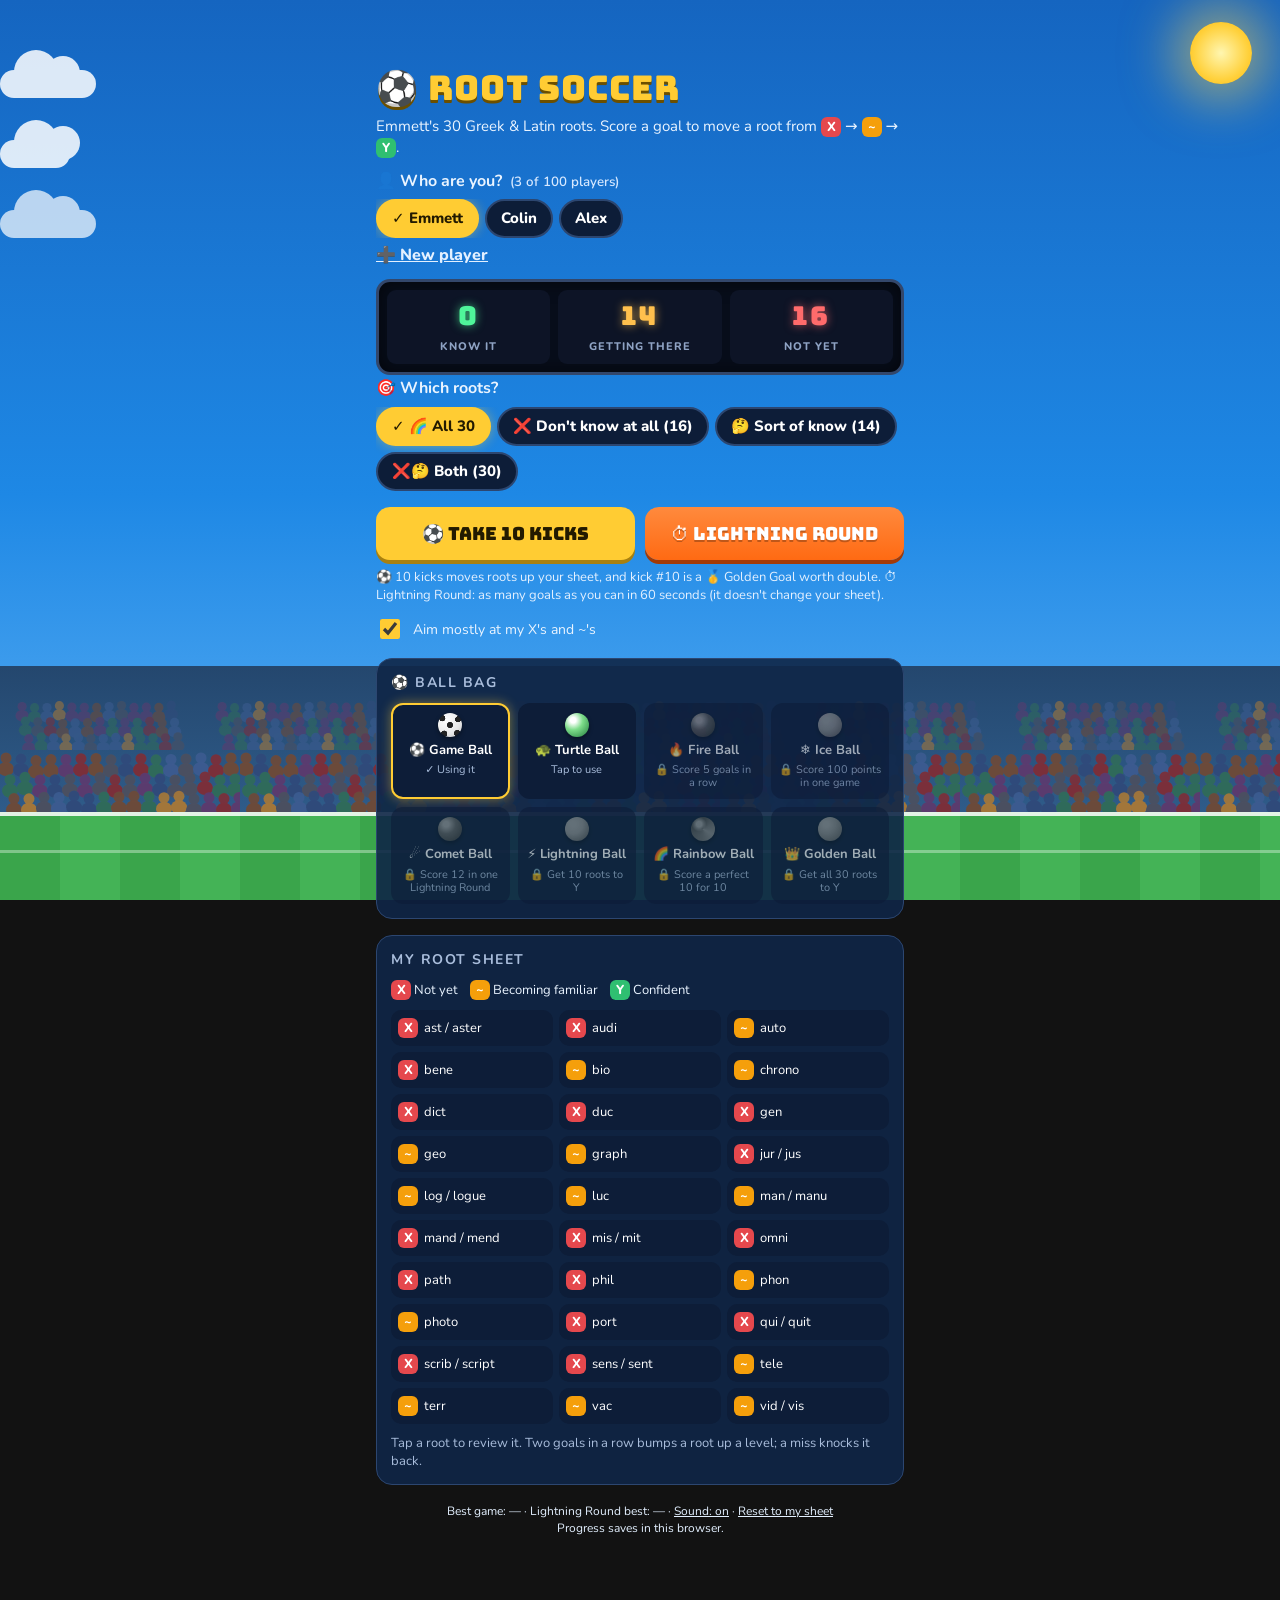
<file: root-soccer/index.html>
<!DOCTYPE html>
<html lang="en">
<head>
<meta charset="utf-8">
<meta name="viewport" content="width=device-width, initial-scale=1">
<title>Root Soccer</title>
<meta name="description" content="Emmett's 30 Greek and Latin roots: score goals to move each root from X to ~ to Y.">
<link rel="preconnect" href="https://fonts.googleapis.com">
<link href="https://fonts.googleapis.com/css2?family=Bungee&family=Nunito:wght@600;800&display=swap" rel="stylesheet">
<style>
/* Night game in a lacrosse stadium: navy sky, stadium lights, a crowd, turf, orange goal pipes. One theme on purpose. */
:root{
  --navy:#0b1d3a; --panel:rgba(16,38,72,.9); --line:#2c4670; --card:#eef3f9; --ink:#13233d; --muted:#5d6f8a;
  --gold:#ffcc33; --gold-d:#a8800f; --orange:#ff6a13; --turf:#2b8a3e; --x:#e5484d; --tilde:#f59f0b; --y:#2fbf71; --soft:#c9d6ea;
  color-scheme: dark;
}
*{box-sizing:border-box;-webkit-tap-highlight-color:transparent}
html,body{margin:0;min-height:100%}
body{background:linear-gradient(#071226,#0d2448 55%,#143768);background-attachment:fixed;color:#fff;font-family:Nunito,system-ui,sans-serif;font-size:16px;line-height:1.4;overflow-x:hidden}
button{font:inherit;color:inherit;cursor:pointer}
button:focus-visible,input:focus-visible{outline:3px solid var(--gold);outline-offset:2px}

/* ---------- the stadium (always moving) ---------- */
.stadium{position:fixed;inset:0;z-index:0;pointer-events:none;overflow:hidden}
.stars{position:absolute;left:0;right:0;top:0;height:45%;background-image:radial-gradient(1.5px 1.5px at 20px 30px,#fff,transparent),radial-gradient(1.2px 1.2px at 120px 80px,#fff,transparent),radial-gradient(1.4px 1.4px at 170px 20px,#ffe9a8,transparent),radial-gradient(1px 1px at 60px 150px,#fff,transparent),radial-gradient(1.1px 1.1px at 190px 120px,#cfe3ff,transparent);background-size:220px 220px;opacity:.6;-webkit-mask-image:linear-gradient(#000,transparent);mask-image:linear-gradient(#000,transparent);animation:twinkle 3.5s ease-in-out infinite alternate,drift 160s linear infinite}
@keyframes twinkle{from{opacity:.25}to{opacity:.75}}
@keyframes drift{to{background-position:660px 0}}
.lights{position:absolute;top:16px;width:70px;height:30px;border-radius:7px;background:#1b2a44 radial-gradient(circle,#fffbe0 0 2.6px,transparent 3.4px) 3px 3px/11px 9px;box-shadow:0 0 0 3px #33476b,0 0 46px 16px rgba(255,248,215,.32);animation:glow 3s ease-in-out infinite alternate}
.lights::after{content:"";position:absolute;left:50%;top:33px;width:5px;height:150px;margin-left:-2.5px;background:linear-gradient(#33476b,transparent)}
.lights.l{left:14px}.lights.r{right:14px;animation-delay:-1.4s}
@keyframes glow{to{box-shadow:0 0 0 3px #33476b,0 0 60px 22px rgba(255,248,215,.42)}}
.beam{position:absolute;top:30px;width:300px;height:620px;background:linear-gradient(rgba(255,250,220,.2),transparent 78%);clip-path:polygon(46% 0,54% 0,100% 100%,0 100%);transform-origin:50% 0;animation:sway 8s ease-in-out infinite alternate}
.beam.l{left:-100px;--a:-28deg}.beam.r{right:-100px;--a:28deg;animation-delay:-3s}
@keyframes sway{from{transform:rotate(calc(var(--a) - 5deg))}to{transform:rotate(calc(var(--a) + 5deg))}}
.stands{position:absolute;left:0;right:0;bottom:84px;height:150px;background:linear-gradient(#0e1b34,#1b2b4c)}
.crowd{position:absolute;left:0;right:0;background-repeat:repeat-x;animation:pan linear infinite,bob ease-in-out infinite}
.crowd.back{bottom:150px;height:58px;background-size:200px 58px;opacity:.6;animation-duration:150s,1.3s}
.crowd.front{bottom:88px;height:70px;background-size:240px 70px;animation-duration:100s,.9s;animation-delay:0s,-.4s}
@keyframes pan{to{background-position-x:-2400px}}
@keyframes bob{0%,100%{transform:translateY(0)}50%{transform:translateY(-3px)}}
.flash{position:absolute;width:5px;height:5px;border-radius:50%;background:#fff;box-shadow:0 0 10px 5px rgba(255,255,255,.85);opacity:0;animation:flash ease-out infinite}
@keyframes flash{0%,90%{opacity:0}92%{opacity:1}100%{opacity:0}}
.field{position:absolute;left:0;right:0;bottom:0;height:88px;background:linear-gradient(90deg,#2b8a3e 0 60px,#33994a 60px 120px) 0 0/120px 100%;border-top:4px solid rgba(255,255,255,.85);animation:pan 60s linear infinite}
.field::after{content:"";position:absolute;left:0;right:0;top:34px;height:3px;background:rgba(255,255,255,.35)}

/* ---------- layout ---------- */
.lx{position:relative;z-index:1;max-width:560px;margin:0 auto;padding:58px 16px 120px}
h1{font-family:Bungee,sans-serif;font-weight:400;font-size:34px;margin:6px 0 0;letter-spacing:1px;color:var(--gold);text-shadow:0 3px 0 #6b4f00}
h1 .stickmoji{display:inline-block;animation:wiggle 2.4s ease-in-out infinite}
@keyframes wiggle{0%,100%{transform:rotate(-10deg)}50%{transform:rotate(10deg) translateY(-3px)}}
.sub{color:var(--soft);margin:4px 0 16px;font-size:15px}
.btn{font-family:Bungee,sans-serif;font-size:18px;border:0;border-radius:14px;padding:14px 16px;color:#231a00;background:var(--gold);box-shadow:0 4px 0 var(--gold-d);width:100%;transition:transform .08s}
.btn:active{transform:translateY(3px);box-shadow:0 1px 0 var(--gold-d)}
.btn.hot{background:linear-gradient(#ff8a3d,var(--orange));color:#fff;box-shadow:0 4px 0 #a33a06;text-shadow:0 2px 0 rgba(0,0,0,.25)}
.btn.alt{background:#e4e9f2;color:var(--ink);box-shadow:0 4px 0 #8d99ad;font-size:15px}
.row{display:flex;gap:10px}
.mode{font-size:13px;color:#a9bddb;margin:8px 0 0}
.panel{background:var(--panel);border:1px solid var(--line);border-radius:16px;padding:14px;margin-top:16px}
.panel h2{font-size:14px;text-transform:uppercase;letter-spacing:1.5px;color:#a9bddb;margin:0 0 10px}
.legend{font-size:13px;color:var(--soft);margin-bottom:10px;display:flex;gap:12px;flex-wrap:wrap}
.badge{display:inline-flex;align-items:center;justify-content:center;width:20px;height:20px;border-radius:6px;font-weight:800;font-size:13px;color:#fff}
.bx{background:var(--x)}.bt{background:var(--tilde)}.by{background:var(--y)}
.grid{display:grid;grid-template-columns:repeat(3,1fr);gap:6px}
.chip{background:#0d1d38;border:1px solid transparent;border-radius:10px;padding:7px 6px;display:flex;align-items:center;gap:6px;font-size:13px;text-align:left;min-width:0}
.chip:hover{border-color:#4a6795}
.chip .badge{flex:none}
.chip span.r{white-space:nowrap;overflow:hidden;text-overflow:ellipsis}
/* scoreboard */
.board{display:flex;gap:8px;background:#070d1a;border:3px solid #33476b;border-radius:14px;padding:8px;box-shadow:inset 0 0 18px rgba(0,0,0,.6)}
.stat{flex:1;text-align:center;background:#0d1426;border-radius:9px;padding:8px 4px}
.stat b{display:block;font-family:Bungee,sans-serif;font-weight:400;font-size:26px;letter-spacing:2px}
.stat small{color:#8fa3c4;font-size:11px;text-transform:uppercase;letter-spacing:1px;font-weight:800}
.stat.y b{color:#4ff59a;text-shadow:0 0 10px rgba(79,245,154,.7)}.stat.t b{color:#ffc04d;text-shadow:0 0 10px rgba(255,192,77,.7)}.stat.x b{color:#ff6b6b;text-shadow:0 0 10px rgba(255,107,107,.7)}
.players{margin:-4px 0 12px;font-weight:800;color:var(--soft)}
.players .phead{display:flex;align-items:baseline;gap:8px;flex-wrap:wrap}
.pchips{display:flex;flex-wrap:wrap;gap:6px;margin:7px 0 6px;max-height:122px;overflow-y:auto}
.pchip{font:inherit;font-weight:800;font-size:15px;color:#fff;background:#0d1d38;border:2px solid var(--line);border-radius:999px;padding:7px 14px;cursor:pointer}
.pchip.on{background:var(--gold);color:#231a00;border-color:var(--gold);box-shadow:0 0 12px rgba(255,204,51,.45)}
.pacts{display:flex;gap:14px;flex-wrap:wrap}
.which{margin:2px 0 4px;font-weight:800;color:var(--soft)}
.pchip:disabled{opacity:.4;cursor:default}
.players small{color:#8fa3c4;font-weight:600}
.addform{display:flex;gap:8px;margin:0 0 12px}
.addform input{flex:1;min-width:0;font:inherit;font-weight:800;padding:10px 12px;border-radius:12px;border:2px solid var(--line);background:#0d1d38;color:#fff}
.addform .btn{width:auto;font-size:15px;padding:10px 16px}
.toggle{display:flex;align-items:center;gap:10px;margin-top:12px;font-size:14px;color:var(--soft);cursor:pointer}
.toggle input{width:20px;height:20px;accent-color:var(--gold)}
/* ball bag */
.bag{display:grid;grid-template-columns:repeat(auto-fill,minmax(118px,1fr));gap:8px}
.skin{background:#0d1d38;border:2px solid transparent;border-radius:12px;padding:8px 6px;display:flex;flex-direction:column;align-items:center;gap:4px}
.skin.on{border-color:var(--gold);box-shadow:0 0 12px rgba(255,204,51,.45)}
.skin.locked{opacity:.6}.skin.locked .ballart{filter:grayscale(1) brightness(.6)}
.skin b{font-size:13px}.skin small{font-size:11px;color:#a9bddb;text-align:center;line-height:1.2}
.ballart{width:24px;height:24px;border-radius:50%;box-shadow:0 2px 4px rgba(0,0,0,.4)}
/* play */
.hud{display:flex;justify-content:space-between;align-items:center;gap:8px;font-family:Bungee,sans-serif;font-size:15px;color:var(--soft)}
.shots{display:flex;gap:3px;margin:8px 0 12px}
.shots i{flex:1;height:8px;border-radius:4px;background:#2c4670}
.shots i.hit{background:var(--y)}.shots i.miss{background:var(--x)}.shots i.now{background:var(--gold)}.shots i.golden{box-shadow:0 0 0 2px #ffd700}
.timebar{height:10px;border-radius:6px;background:#2c4670;margin:8px 0 12px;overflow:hidden;display:none}
.timebar i{display:block;height:100%;width:100%;background:linear-gradient(90deg,var(--orange),var(--gold),var(--y))}
.clockmode .timebar{display:block}.clockmode .shots{display:none}
.qcard{background:var(--card);color:var(--ink);border-radius:18px;padding:18px 16px 16px;text-align:center;box-shadow:0 6px 0 #9aa8bf;position:relative}
.qcard.fire{box-shadow:0 6px 0 #9aa8bf,0 0 0 3px #ff8a1f,0 0 26px 6px rgba(255,120,30,.55);animation:fire 1.2s ease-in-out infinite alternate}
@keyframes fire{to{box-shadow:0 6px 0 #9aa8bf,0 0 0 3px #ffd23f,0 0 36px 10px rgba(255,170,30,.6)}}
.qcard.golden{background:linear-gradient(#fff8dc,#f7e3a0);box-shadow:0 6px 0 #c9a227,0 0 0 3px var(--gold),0 0 30px 8px rgba(255,204,51,.5)}
.qtype{font-size:12px;text-transform:uppercase;letter-spacing:1.5px;color:var(--muted);font-weight:800}
.qcard.golden .qtype{color:#a3330a}
.qmain{font-family:Bungee,sans-serif;font-size:40px;line-height:1.1;margin:8px 0 4px;color:#13233d;word-break:break-word}
.qmain.word{font-size:32px;letter-spacing:1px}
.qmain .hl{color:var(--x);text-decoration:underline;text-decoration-thickness:4px;text-underline-offset:6px}
.qask{font-size:17px;font-weight:800}
.clue{margin-top:10px;font-size:15px;color:var(--muted);min-height:22px}
.clue button{background:none;border:2px dashed #b7c3d6;border-radius:10px;padding:6px 12px;font-weight:800;color:var(--muted)}
.clue em{color:var(--ink);font-style:normal;font-weight:800}
.clue b{color:#a3330a}
.clue button small{display:block;font-size:12px;font-weight:700;opacity:.8;margin-top:2px}
.explain{display:none;text-align:left}
.qcard.done .qtype,.qcard.done .qmain,.qcard.done .qask,.qcard.done .clue{display:none}
.qcard.done .explain{display:block;animation:pop .25s ease-out}
.qcard.done.good{box-shadow:0 6px 0 #8fbf9c,0 0 0 3px var(--y)}
.qcard.done.bad{box-shadow:0 6px 0 #d9a49b,0 0 0 3px var(--x)}
.explain .big{font-family:Bungee,sans-serif;font-weight:400;font-size:20px;display:block}
.qcard.good .explain .big{color:#1f7a3a}.qcard.bad .explain .big{color:#b23a2a}
.ans{font-family:Bungee,sans-serif;font-size:26px;margin:2px 0 6px;color:#13233d;line-height:1.15}
.ans small{font-family:Nunito,system-ui,sans-serif;font-size:18px;font-weight:800;color:#3d4f6b}
.picked{font-size:15px;color:#b23a2a;font-weight:800;margin:0 0 6px}
.word{font-size:15px;margin:0 0 6px}
.from,.parts,.trick{font-size:15px;line-height:1.4;margin:6px 0}
.parts ul{margin:4px 0 0;padding-left:18px}
.parts li{margin:3px 0}
.trick{background:#fff3c9;border-radius:10px;padding:8px 10px}
.explain .btn{margin:8px 0 6px}
.explain .lvup{color:#13233d;background:#ffe9a8}
.explain .lvdown{color:#8a3a2a}
.mexplain{text-align:left;font-size:14px}
.modal .box{max-height:88vh;overflow-y:auto}
.tgt.hint{box-shadow:0 4px 0 #9aa8bf,0 0 0 4px #ffcf33;animation:hint .8s ease-in-out infinite alternate}
@keyframes hint{to{box-shadow:0 4px 0 #9aa8bf,0 0 0 4px #ffcf33,0 0 18px 6px rgba(255,207,51,.75)}}
.typeit{grid-column:1/-1;display:flex;flex-wrap:wrap;gap:8px;justify-content:center;align-items:center;width:100%}.typeit input{flex:1 1 220px;max-width:420px;font:inherit;font-size:1.2rem;padding:12px 14px;border-radius:12px;border:3px solid #ffcc33;background:#0e1830;color:#fff}.typeit input:disabled{opacity:.7}.typeit .btn.ghost{background:transparent;border:2px solid rgba(255,255,255,.55);color:#fff}
.goals{display:grid;grid-template-columns:1fr 1fr;gap:12px;margin-top:18px}
.tgt{background:var(--card);border:0;border-radius:16px;padding:10px 8px 10px;display:flex;flex-direction:column;align-items:center;gap:6px;color:var(--ink);box-shadow:0 4px 0 #9aa8bf;transition:transform .1s,background .2s;min-width:0}
.tgt:active{transform:translateY(2px)}
.goal{position:relative;width:84px;height:66px}
.goal svg{display:block;overflow:visible}
.tgt.golden .goal::after{content:"🥇";position:absolute;left:50%;top:-14px;transform:translateX(-50%);font-size:20px;line-height:1}
.lbl{font-weight:800;font-size:17px;line-height:1.15;min-height:20px}
.key{font-size:11px;color:var(--muted);font-weight:800;margin-top:-3px}
.tgt.root .lbl{font-family:Bungee,sans-serif;font-weight:400;font-size:18px}
.tgt.right{background:#cfeed9}.tgt.wrong{background:#f6d0cb}.tgt.dim{opacity:.55}.tgt[disabled]{cursor:default}
.tgt.swish svg{animation:swish .45s}
@keyframes swish{0%{transform:scale(1)}30%{transform:scale(1.06,1.1)}60%{transform:scale(.97)}100%{transform:scale(1)}}
.ball-in{position:absolute;width:13px;height:13px;margin:-6.5px 0 0 -6.5px;border-radius:50%;box-shadow:0 2px 3px rgba(0,0,0,.35)}
.ball-in.off{animation:off .7s ease-in forwards}
@keyframes off{0%{transform:translate(0,0)}35%{transform:translate(var(--bx),-14px)}100%{transform:translate(calc(var(--bx) * 1.8),40px);opacity:0}}
.stickrow{display:flex;flex-direction:column;align-items:center;margin-top:6px}
.stick{transition:transform .12s ease-out;transform-origin:50% 85%;overflow:visible;filter:drop-shadow(0 3px 2px rgba(0,0,0,.5))}
.tip{font-size:12px;color:#a9bddb;margin-top:2px;text-align:center}
.ball{position:fixed;width:16px;height:16px;margin:-8px 0 0 -8px;border-radius:50%;pointer-events:none;z-index:50;box-shadow:0 3px 5px rgba(0,0,0,.4)}
.spark{position:fixed;width:6px;height:6px;border-radius:50%;margin:-3px 0 0 -3px;pointer-events:none;z-index:49;animation:spark .45s ease-out forwards}
@keyframes spark{to{transform:scale(.1) translateY(6px);opacity:0}}
.burst{position:fixed;width:7px;height:7px;border-radius:50%;margin:-3.5px 0 0 -3.5px;pointer-events:none;z-index:55;animation:burst .7s ease-out forwards}
@keyframes burst{to{transform:translate(var(--dx),var(--dy)) scale(.2);opacity:0}}
.stamp{position:fixed;transform:translate(-50%,-50%);font-family:Bungee,sans-serif;font-size:22px;white-space:nowrap;pointer-events:none;z-index:56;animation:stamp .95s ease-out forwards;text-shadow:0 2px 0 rgba(0,0,0,.55),0 0 10px rgba(0,0,0,.35)}
.stamp.good{color:#ffe066}.stamp.bad{color:#ff8a7a}
@keyframes stamp{0%{transform:translate(-50%,-50%) scale(.3);opacity:0}20%{transform:translate(-50%,-50%) scale(1.25);opacity:1}35%{transform:translate(-50%,-50%) scale(1)}100%{transform:translate(-50%,-130%) scale(1);opacity:0}}
.feedback{margin-top:16px;border-radius:16px;padding:14px;font-size:16px;line-height:1.4;display:none}
.feedback.show{display:block;animation:pop .25s ease-out}
.feedback.good{background:#173f2a;border:2px solid var(--y)}
.feedback.bad{background:#4a2420;border:2px solid var(--x)}
.feedback b.big{font-family:Bungee,sans-serif;font-weight:400;font-size:20px;display:block;margin-bottom:4px}
.feedback .btn{margin-top:12px}
.lvup{margin-top:8px;padding:8px 10px;border-radius:10px;background:rgba(255,204,51,.16);border:1px solid var(--gold);font-weight:800}
.lvdown{margin-top:8px;font-size:14px;color:#f0c4bd}
.pts{position:absolute;right:14px;top:10px;font-family:Bungee,sans-serif;color:#1f9d55;font-size:20px;opacity:0}
.pts.go{animation:float 1s ease-out}
@keyframes float{0%{opacity:1;transform:translateY(0)}100%{opacity:0;transform:translateY(-30px)}}
@keyframes pop{0%{transform:scale(.95);opacity:0}100%{transform:scale(1);opacity:1}}
@keyframes shake{0%,100%{transform:translateX(0)}25%{transform:translateX(-6px)}75%{transform:translateX(6px)}}
.shake{animation:shake .3s}
.end{text-align:center}
.end .score{font-family:Bungee,sans-serif;font-size:64px;color:var(--gold);text-shadow:0 4px 0 #6b4f00;margin:6px 0}
.end .rank{font-family:Bungee,sans-serif;font-size:22px}
.list{text-align:left}
.list div{padding:6px 0;border-bottom:1px solid var(--line);font-size:15px}
.unlock{border-color:var(--gold);box-shadow:0 0 18px rgba(255,204,51,.35)}
.modal{position:fixed;inset:0;background:rgba(0,0,0,.6);display:none;align-items:center;justify-content:center;padding:20px;z-index:60}
.modal.show{display:flex}
.modal .box{background:var(--card);color:var(--ink);border-radius:18px;padding:20px;max-width:360px;width:100%;text-align:center}
.modal h3{font-family:Bungee,sans-serif;font-weight:400;font-size:30px;margin:0}
.modal p{margin:8px 0}
.hidden{display:none !important}
.tiny{font-size:12px;color:#8fa3c4;text-align:center;margin-top:18px}
.link{background:none;border:0;color:#8fa3c4;text-decoration:underline;padding:0}
.confetti{position:fixed;top:-10px;width:8px;height:14px;z-index:70;pointer-events:none;animation:fall linear forwards}
@keyframes fall{to{transform:translateY(110vh) rotate(720deg)}}
.toast{position:fixed;left:50%;bottom:24px;transform:translateX(-50%) translateY(20px);background:#0a1426;border:2px solid var(--gold);color:#fff;border-radius:14px;padding:10px 16px;font-weight:800;z-index:80;opacity:0;transition:opacity .25s,transform .25s;max-width:calc(100% - 32px);text-align:center;pointer-events:none}
.toast.show{opacity:1;transform:translateX(-50%) translateY(0)}
.sun,.cloud{display:none}
.sun{position:absolute;top:22px;right:28px;width:62px;height:62px;border-radius:50%;background:radial-gradient(circle,#fff6b0,#ffd23f 60%,#ffb703);box-shadow:0 0 50px 18px rgba(255,214,80,.5);animation:sunglow 4s ease-in-out infinite alternate}
@keyframes sunglow{to{box-shadow:0 0 70px 26px rgba(255,214,80,.62)}}
.cloud{position:absolute;width:96px;height:28px;border-radius:30px;background:#fff;opacity:.85;animation:cloudmove linear infinite}
.cloud::before,.cloud::after{content:"";position:absolute;background:#fff;border-radius:50%}
.cloud::before{width:44px;height:44px;left:14px;top:-20px}
.cloud::after{width:34px;height:34px;left:46px;top:-14px}
.cloud.c1{top:70px;animation-duration:70s;animation-delay:-10s}
.cloud.c2{top:140px;width:70px;animation-duration:95s;animation-delay:-50s}
.cloud.c3{top:210px;animation-duration:120s;animation-delay:-80s;opacity:.7}
@keyframes cloudmove{from{left:-140px}to{left:110%}}
.ball-in.drop{animation:drop .6s ease-in forwards}
@keyframes drop{0%{transform:translateY(-4px)}100%{transform:translateY(22px);opacity:0}}
body[data-sport="basketball"]{background:linear-gradient(#140b22,#2a1838 55%,#3a2448);background-attachment:fixed}
body[data-sport="basketball"] .stars{display:none}
body[data-sport="basketball"] .stands{background:linear-gradient(#1f1430,#33224a)}
body[data-sport="basketball"] .field{background:linear-gradient(90deg,#c88a4a 0 40px,#d29652 40px 80px) 0 0/80px 100%;border-top-color:#ff7a1a}
body[data-sport="basketball"] .tgt{background:#f7efe6}
body[data-sport="soccer"]{background:linear-gradient(#1565c0,#1e88e5 55%,#64b5f6);background-attachment:fixed;--soft:#eaf4ff}
body[data-sport="soccer"] .stars,body[data-sport="soccer"] .lights,body[data-sport="soccer"] .beam{display:none}
body[data-sport="soccer"] .sun,body[data-sport="soccer"] .cloud{display:block}
body[data-sport="soccer"] .stands{background:linear-gradient(#24476e,#2f5c8a)}
body[data-sport="soccer"] .field{background:linear-gradient(90deg,#3aa54b 0 60px,#44b356 60px 120px) 0 0/120px 100%}
body[data-sport="soccer"] .tgt{background:#e9f7ea}
body[data-sport="soccer"] .mode,body[data-sport="soccer"] .tiny,body[data-sport="soccer"] .link{color:#e3f0ff}
body[data-sport="soccer"] .players small{color:#d6e8ff}
body[data-sport="football"] .field{background:repeating-linear-gradient(90deg,#2f9444 0 57px,#ffffff 57px 60px);border-top-color:#ffffff}
body[data-sport="football"] .tgt{background:#e9f7ea}
body[data-sport="football"] .ball{width:22px;height:14px;margin:-7px 0 0 -11px}
body[data-sport="football"] .ball-in{width:16px;height:10px;margin:-5px 0 0 -8px}
.ball-in.thru{animation:thru .6s ease-out forwards}
@keyframes thru{0%{transform:translateY(0) scale(1)}100%{transform:translateY(-18px) scale(.5);opacity:0}}
@media (max-width:420px){h1{font-size:28px}.qmain{font-size:34px}.btn{font-size:16px;padding:13px 10px}}
@media (prefers-reduced-motion:reduce){.ball-in.thru,.sun,.cloud,.ball-in.drop,.stars,.lights,.beam,.crowd,.flash,.field,.confetti,.shake,.pts.go,.qcard.fire,h1 .stickmoji,.tgt.swish svg,.feedback.show,.ball-in.off{animation:none}.flash{display:none}}
</style>
</head>
<body>
<svg width="0" height="0" style="position:absolute" aria-hidden="true"><defs>
  <pattern id="mesh" width="7" height="7" patternUnits="userSpaceOnUse" patternTransform="rotate(45)"><path d="M0 0H7M0 0V7" stroke="#7c8aa0" stroke-width="1.1" fill="none"/></pattern>
  <pattern id="pocket" width="5" height="5" patternUnits="userSpaceOnUse" patternTransform="rotate(45)"><path d="M0 0H5M0 0V5" stroke="#e8edf5" stroke-width=".9" fill="none"/></pattern>
</defs></svg>
<div class="stadium" aria-hidden="true" id="stadium">
  <div class="stars"></div><div class="sun"></div><div class="cloud c1"></div><div class="cloud c2"></div><div class="cloud c3"></div>
  <div class="beam l"></div><div class="beam r"></div>
  <div class="lights l"></div><div class="lights r"></div>
  <div class="stands"></div>
  <div class="crowd back" id="crowdBack"></div><div class="crowd front" id="crowdFront"></div>
  <div class="field"></div>
</div>

<main class="lx" id="lx">
  <section id="home">
    <h1><span class="stickmoji" id="tEmoji">🥍</span> <span id="tName">Root Lacrosse</span></h1>
    <p class="sub">Emmett's 30 Greek &amp; Latin roots. <span id="tVerb">Score a goal</span> to move a root from <span class="badge bx">X</span> → <span class="badge bt">~</span> → <span class="badge by">Y</span>.</p>
    <div class="players"><div class="phead"><b>👤 Who are you?</b> <small id="playerCount"></small></div><div class="pchips" id="playerChips" role="group" aria-label="Who is playing"></div><div class="pacts"><button class="link" id="addPlayerBtn" type="button">➕ New player</button> <button class="link hidden" id="delPlayer" type="button">🗑 Remove</button></div></div>
    <form class="addform hidden" id="addForm"><input id="newName" maxlength="30" placeholder="New player's name" aria-label="New player's name" autocomplete="off"><button class="btn" type="submit">Add</button></form>
    <div class="board" aria-label="My root scoreboard">
      <div class="stat y"><b id="sY">0</b><small>Know it</small></div>
      <div class="stat t"><b id="sT">0</b><small>Getting there</small></div>
      <div class="stat x"><b id="sX">0</b><small>Not yet</small></div>
    </div>
    <div class="which"><b>🎯 Which roots?</b><div class="pchips" id="whichChips" role="group" aria-label="Which roots to practice"></div></div>
    <div class="row" style="margin-top:16px"><button class="btn" id="startBtn" type="button">🥅 Take 10 shots</button><button class="btn hot" id="clockBtn" type="button">⏱ Shot Clock</button></div>
    <p class="mode" id="tMode">🥅 10 shots moves roots up your sheet, and shot #10 is a 🥇 Golden Goal worth double. ⏱ Shot Clock: as many goals as you can in 60 seconds (it doesn't change your sheet).</p>
    <label class="toggle"><input type="checkbox" id="focusX" checked> Aim mostly at my X's and ~'s</label>
    <div class="panel"><h2 id="tBag">🥍 Ball bag</h2><div class="bag" id="bag"></div></div>
    <div class="panel">
      <h2>My root sheet</h2>
      <div class="legend"><span><span class="badge bx">X</span> Not yet</span><span><span class="badge bt">~</span> Becoming familiar</span><span><span class="badge by">Y</span> Confident</span></div>
      <div class="grid" id="grid"></div>
      <p style="font-size:13px;color:#a9bddb;margin:10px 0 0" id="tSheet">Tap a root to review it. Two goals in a row bumps a root up a level; a miss knocks it back.</p>
    </div>
    <p class="tiny">Best game: <span id="best">—</span> · <span id="tClockName">Shot Clock</span> best: <span id="cbest">—</span> · <button class="link" id="soundBtn" type="button">Sound: on</button> · <button class="link" id="resetBtn" type="button">Reset to my sheet</button><br>Progress saves in this browser.</p>
  </section>

  <section id="play" class="hidden">
    <div class="hud"><span id="hudLeft">Shot 1/10</span><span id="hudStreak"></span><span id="hudScore">0 pts</span></div>
    <div class="shots" id="shots"></div>
    <div class="timebar"><i id="tbar"></i></div>
    <div class="qcard" id="qcard">
      <div class="pts" id="pts">+10</div>
      <div class="qtype" id="qtype"></div>
      <div class="qmain" id="qmain"></div>
      <div class="qask" id="qask"></div>
      <div class="clue" id="clue"></div>
      <div class="explain" id="explain" aria-live="polite"></div>
    </div>
    <div class="goals" id="goals"></div>
    <div class="stickrow">
      <svg class="stick" id="stick" viewBox="0 -26 120 126" width="112" height="118" aria-hidden="true">
        <g id="arm">
          <line x1="60" y1="98" x2="60" y2="30" stroke="#cfd6e2" stroke-width="5" stroke-linecap="round"/>
          <line x1="60" y1="98" x2="60" y2="70" stroke="#1d2433" stroke-width="6.5" stroke-linecap="round"/>
          <path d="M56 31 L52 20 C47 13 42 5 42 -5 C42 -14 47 -18 53 -18 L67 -18 C73 -18 78 -14 78 -5 C78 5 73 13 68 20 L64 31 Z" fill="url(#pocket)"/>
          <path d="M56 31 L52 20 C47 13 42 5 42 -5 C42 -14 47 -18 53 -18 L67 -18 C73 -18 78 -14 78 -5 C78 5 73 13 68 20 L64 31 Z" fill="none" stroke="#ffffff" stroke-width="3.6" stroke-linejoin="round"/>
          <path d="M44 -6 H76 M44 -1 H76" stroke="#ff6a13" stroke-width="1.6" opacity=".9"/><path d="M53 -18 Q60 -21 67 -18" fill="none" stroke="#ffffff" stroke-width="3.6" stroke-linecap="round"/>
          <circle id="pball" cx="60" cy="8" r="7.5" fill="#f4f4f0" stroke="#9aa3b0" stroke-width="1.2"/>
        </g>
      </svg>
      <div class="tip" id="tTip">Tap a goal to shoot! (Keys 1–4 work too.)</div>
    </div>
    <div class="feedback" id="feedback" aria-live="polite"></div>
    <p class="tiny"><button class="link" id="quitBtn" type="button">Quit game</button></p>
  </section>

  <section id="end" class="hidden end">
    <h1 style="font-size:26px" id="endTitle">Final whistle!</h1>
    <div class="score" id="endScore">0</div>
    <div class="rank" id="endRank"></div>
    <p class="sub" id="endHits"></p>
    <div class="panel list unlock hidden" id="unlockPanel"><h2>🎁 New ball unlocked!</h2><div id="unlockList"></div></div>
    <div class="panel list hidden" id="lvlPanel"><h2>Level ups</h2><div id="lvlList"></div></div>
    <div class="panel list hidden" id="missPanel"><h2>Practice these</h2><div id="missList"></div><button class="btn" id="justBtn" type="button" style="margin-top:12px">🎯 Practice just these</button></div>
    <div class="row" style="margin-top:18px"><button class="btn alt" id="homeBtn" type="button">My sheet</button><button class="btn" id="againBtn" type="button">Again!</button></div>
  </section>
</main>

<div class="modal" id="modal"><div class="box">
  <h3 id="mRoot"></h3>
  <p style="font-size:20px;font-weight:800" id="mMeaning"></p>
  <p style="color:var(--muted)" id="mEx"></p>
  <p style="color:var(--muted)" id="mMore"></p>
  <div class="mexplain" id="mHook"></div>
  <button class="btn" id="mClose" style="margin-top:10px" type="button">Got it</button>
</div></div>
<div id="fx"></div>
<div class="toast" id="toast" role="status"></div>

<script>
/* ===== One game, three sports. Each page sets SPORT; the rest is the same Root game. ===== */
const SPORT = "soccer";
const HOOP_SVG = `<svg viewBox="0 0 84 66" width="84" height="66" aria-hidden="true"><rect x="14" y="2" width="56" height="34" rx="3" fill="#ffffff" stroke="#9aa8bf" stroke-width="2"/><rect x="32" y="14" width="20" height="16" fill="none" stroke="#ff6a13" stroke-width="2.5"/><path d="M28 40 L33 62 H51 L56 40 Z" fill="url(#mesh)" stroke="#c5ceda" stroke-width="1.2"/><ellipse cx="42" cy="40" rx="15" ry="3.6" fill="none" stroke="#ff6a13" stroke-width="3.5"/></svg>`;
const SOCCER_GOAL_SVG = `<svg viewBox="0 0 84 66" width="84" height="66" aria-hidden="true"><rect x="5" y="10" width="74" height="50" fill="url(#mesh)"/><path d="M5 60 L14 50 H70 L79 60" fill="none" stroke="#7c8aa0" stroke-width="1.5"/><path d="M5 62 V10 H79 V62" fill="none" stroke="#8d99ad" stroke-width="6.5" stroke-linecap="round" stroke-linejoin="round"/><path d="M5 62 V10 H79 V62" fill="none" stroke="#ffffff" stroke-width="3.6" stroke-linecap="round" stroke-linejoin="round"/><rect x="0" y="62" width="84" height="3" rx="1.5" fill="#6bbf6b"/></svg>`;
const HANDS_SVG = `<g id="arm"><path d="M34 98 L43 54" stroke="#c98b5e" stroke-width="12" stroke-linecap="round"/><path d="M86 98 L77 54" stroke="#c98b5e" stroke-width="12" stroke-linecap="round"/><rect x="33" y="64" width="15" height="7" rx="3" transform="rotate(-12 40 67)" fill="#ff6a13"/><rect x="72" y="64" width="15" height="7" rx="3" transform="rotate(12 80 67)" fill="#ff6a13"/><path d="M37 52 C 35 40 46 32 53 38 L 55 48 Z" fill="#e0a87c"/><path d="M83 52 C 85 40 74 32 67 38 L 65 48 Z" fill="#e0a87c"/><circle id="pball" cx="60" cy="24" r="17" fill="#f08a24" stroke="#a2490c" stroke-width="1.6"/></g>`;
const BOOT_SVG = `<path d="M8 92 Q60 84 112 92" stroke="#2e8b3d" stroke-width="6" fill="none" opacity=".85"/><g id="arm"><rect x="24" y="-14" width="12" height="62" rx="5" fill="#ffcc33"/><rect x="24" y="20" width="12" height="9" fill="#1d4ed8"/><path d="M22 46 H38 L40 62 C56 62 64 66 64 74 C64 78 60 80 56 80 H20 C18 80 17 78 17 76 Z" fill="#1d2433"/><path d="M30 58 l6 -4 M33 63 l6 -4" stroke="#ffffff" stroke-width="1.6"/><circle cx="24" cy="82" r="2.2" fill="#aab2bf"/><circle cx="36" cy="82" r="2.2" fill="#aab2bf"/><circle cx="50" cy="82" r="2.2" fill="#aab2bf"/></g><circle id="pball" cx="82" cy="76" r="12" fill="#ffffff" stroke="#222222" stroke-width="1.6"/>`;
const GOALPOST_SVG = `<svg viewBox="0 0 84 66" width="84" height="66" aria-hidden="true"><path d="M42 64 V40 M18 40 H66 M18 40 V2 M66 40 V2" stroke="#b8860b" stroke-width="6" stroke-linecap="round" fill="none"/><path d="M42 64 V40 M18 40 H66 M18 40 V2 M66 40 V2" stroke="#ffd84d" stroke-width="3" stroke-linecap="round" fill="none"/><rect x="0" y="62" width="84" height="3" rx="1.5" fill="#6bbf6b"/></svg>`;
const KICK_SVG = `<path d="M8 92 Q60 84 112 92" stroke="#2e8b3d" stroke-width="6" fill="none" opacity=".85"/><path d="M76 92 L88 92 L84 84 L80 84 Z" fill="#ff6a13"/><g id="arm"><rect x="24" y="-14" width="12" height="62" rx="5" fill="#ffffff"/><rect x="24" y="18" width="12" height="7" fill="#7a1f1f"/><rect x="24" y="28" width="12" height="4" fill="#ffcc33"/><path d="M22 46 H38 L40 62 C56 62 64 66 64 74 C64 78 60 80 56 80 H20 C18 80 17 78 17 76 Z" fill="#1d2433"/><path d="M30 58 l6 -4 M33 63 l6 -4" stroke="#ffffff" stroke-width="1.6"/></g><ellipse id="pball" cx="82" cy="72" rx="8" ry="13" transform="rotate(18 82 72)" fill="#8b4513" stroke="#4a2208" stroke-width="1.6"/>`;
const SPORTS = {
  lacrosse: { name: "Root Lacrosse", emoji: "🥍", key: "rootLacrosseEmmett_v1", pkey: "rootLacrosse_players", verb: "Score a goal", startBtn: "🥅 Take 10 shots", clock: "Shot Clock", shot: "Shot", plural: "goals", next: "Next shot ➜", bag: "Ball bag", bagEmoji: "🥍", tip: "Tap a goal to shoot! (Keys 1–4 work too.)", hit: "🥅 GOAL!", hitIcon: "🥅", golden: "🥇 Golden Goal", goldenStamp: "🥇 GOLDEN GOAL!", missHead: "No goal: here's the trick", near: ["OFF THE POST!"], wide: "WIDE!", end: "Final whistle", clockEnd: "⏱ Buzzer", ranks: ["🏆 MVP!", "🥍 All-American", "⭐ Starter", "👟 Rookie", "🎽 Keep practicing!"], clockTop: "⚡ Lightning Shooter!", streak: ["🎩 HAT TRICK!", "🔥 ON FIRE!", "⚡ UNSTOPPABLE!", "🏆 MVP!"], aim: 34 / 66, hitX: .45, hitY: 16, missX: [.4, .56], ball: { icon: "⚪", c1: "#f4f4f0", c2: "#aab2bf" } },
  basketball: { name: "Root Basketball", emoji: "🏀", key: "rootBasketballEmmett_v1", pkey: "rootBasketball_players", verb: "Sink a basket", startBtn: "🏀 Take 10 shots", clock: "Shot Clock", shot: "Shot", plural: "baskets", next: "Next shot ➜", bag: "Ball rack", bagEmoji: "🏀", tip: "Tap a hoop to shoot! (Keys 1–4 work too.)", hit: "🏀 SWISH!", hitIcon: "🏀", golden: "🥇 Buzzer Beater", goldenStamp: "🥇 BUZZER BEATER!", missHead: "No basket: here's the trick", near: ["RIM OUT!", "BRICK!"], wide: "AIRBALL!", end: "Final buzzer", clockEnd: "⏱ Buzzer", ranks: ["🏆 MVP!", "🏀 All-Star", "⭐ Starter", "👟 Rookie", "🎽 Keep practicing!"], clockTop: "⚡ Lightning Shooter!", streak: ["🔥 HEATING UP!", "🔥 ON FIRE!", "⚡ UNSTOPPABLE!", "🏆 MVP!"], aim: 40 / 66, hitX: .08, hitY: 2, missX: [.22, .55], drop: true, rim: true, target: HOOP_SVG, shooter: HANDS_SVG, wind: e => `translate(0 ${(10 * e).toFixed(2)})`, fling: "translate(0 -14)",
    ball: { icon: "🏀", c1: "#f08a24", c2: "#a2490c", bg: "linear-gradient(90deg,transparent 46%,#5a2a08 46% 54%,transparent 54%),linear-gradient(0deg,transparent 46%,#5a2a08 46% 54%,transparent 54%),radial-gradient(circle at 34% 30%,#ffb46b,#f08a24 45%,#a2490c)" } },
  soccer: { name: "Root Soccer", emoji: "⚽", key: "rootSoccerEmmett_v1", pkey: "rootSoccer_players", verb: "Score a goal", startBtn: "⚽ Take 10 kicks", clock: "Lightning Round", shot: "Kick", plural: "goals", next: "Next kick ➜", bag: "Ball bag", bagEmoji: "⚽", tip: "Tap a goal to kick! (Keys 1–4 work too.)", hit: "⚽ GOAL!", hitIcon: "⚽", golden: "🥇 Golden Goal", goldenStamp: "🥇 GOLDEN GOAL!", missHead: "No goal: here's the trick", near: ["OFF THE POST!", "SAVED!"], wide: "WIDE!", end: "Final whistle", clockEnd: "⏱ Final whistle", ranks: ["🏆 MVP!", "⚽ All-Star", "⭐ Starter", "👟 Rookie", "🎽 Keep practicing!"], clockTop: "⚡ Lightning Striker!", streak: ["🎩 HAT TRICK!", "🔥 ON FIRE!", "⚡ UNSTOPPABLE!", "🏆 MVP!"], aim: 35 / 66, hitX: .55, hitY: 18, missX: [.46, .62], target: SOCCER_GOAL_SVG, shooter: BOOT_SVG, wind: e => `rotate(${(-40 * e).toFixed(2)} 30 -12)`, fling: "rotate(32 30 -12)",
    ball: { icon: "⚽", c1: "#ffffff", c2: "#222222", bg: "radial-gradient(circle at 50% 50%,#222 0 17%,transparent 18%),radial-gradient(circle at 18% 22%,#222 0 11%,transparent 12%),radial-gradient(circle at 84% 26%,#222 0 11%,transparent 12%),radial-gradient(circle at 26% 86%,#222 0 11%,transparent 12%),radial-gradient(circle at 80% 84%,#222 0 11%,transparent 12%),radial-gradient(circle at 34% 30%,#ffffff,#e8e8e8 60%,#bdbdbd)" } },
  football: { name: "Root Football", emoji: "🏈", key: "rootFootballEmmett_v1", pkey: "rootFootball_players", verb: "Kick a field goal", startBtn: "🏈 Take 10 kicks", clock: "Two-Minute Drill", shot: "Kick", plural: "field goals", next: "Next kick ➜", bag: "Ball bag", bagEmoji: "🏈", tip: "Tap the goalposts to kick! (Keys 1–4 work too.)", hit: "🏈 IT'S GOOD!", hitIcon: "🏈", golden: "🥇 Game-Winning Kick", goldenStamp: "🥇 GAME WINNER!", missHead: "No good: here's the trick", near: ["OFF THE UPRIGHT!", "DOINK!"], wide: "WIDE!", wideSide: true, end: "Final whistle", clockEnd: "⏱ Time's up", ranks: ["🏆 MVP!", "🏈 Pro Bowler", "⭐ Starter", "👟 Rookie", "🎽 Keep practicing!"], clockTop: "⚡ Lightning Kicker!", streak: ["🔥 HEATING UP!", "🔥 ON FIRE!", "⚡ UNSTOPPABLE!", "🏆 MVP!"], aim: 22 / 66, hitX: .3, hitY: 10, missX: [.31, .58], thru: true, target: GOALPOST_SVG, shooter: KICK_SVG, wind: e => `rotate(${(-40 * e).toFixed(2)} 30 -12)`, fling: "rotate(32 30 -12)",
    ball: { icon: "🏈", c1: "#8b4513", c2: "#4a2208", bg: "linear-gradient(#ffffff,#ffffff) center/56% 2px no-repeat,repeating-linear-gradient(90deg,transparent 0 3px,#ffffff 3px 5px) center/40% 6px no-repeat,radial-gradient(ellipse at 40% 35%,#b5652a,#8b4513 55%,#4a2208)" } },
};
const T = SPORTS[SPORT] || SPORTS.lacrosse;
// 🤫 three quick taps on the tip button: a surprise
function secretGame() {
  if (window.parent !== window) { try { window.parent.postMessage({ studyArcade: "secret", sport: SPORT }, "*"); return; } catch (e) {} }
  location.href = SPORT === "basketball" ? "../hippo-hoops/index.html" : `../dream-team/index.html?sport=${SPORT}`;
}
/* ===== Emmett's roots: [roots shown, meaning, sheet examples, more words ([] marks the root), starting level from his sheet: 0=X, 1=~, -1 = unmarked] ===== */
const DATA = [
  ["ast / aster","star",["asteroid","astronomy"],["[ast]ronaut","dis[aster]","[aster]isk"],0],
  ["audi","hear",["audible","audience"],["[audi]torium","[audi]tion","[audi]o"],0],
  ["auto","self",["automatic","autopsy"],["[auto]biography","[auto]pilot","[auto]mobile"],-1],
  ["bene","good",["benefit","benign"],["[bene]ficial","[bene]factor","[bene]volent"],0],
  ["bio","life",["biography","biology"],["[bio]me","anti[bio]tic","[bio]degradable"],-1],
  ["chrono","time",["chronic","synchronize"],["[chrono]logical","[chron]icle","ana[chron]ism"],1],
  ["dict","say",["dictate","diction"],["pre[dict]","contra[dict]","[dict]ionary"],0],
  ["duc","lead, make",["deduce","produce"],["e[duc]ate","intro[duc]e","con[duc]tor"],0],
  ["gen","give birth",["gene","generate"],["[gen]esis","[gen]eration","[gen]ealogy"],0],
  ["geo","earth",["geography","geology"],["[geo]metry","[geo]thermal","[geo]de"],-1],
  ["graph","write",["autograph","graph"],["para[graph]","[graph]ic","bio[graph]y"],1],
  ["jur / jus","law",["jury","justice"],["in[jus]tice","[jur]isdiction","[jus]tify"],0],
  ["log / logue","thought",["logic","obloquy"],["[log]ical","mono[logue]","dia[logue]"],-1],
  ["luc","light",["lucid","translucent"],["[luc]idity","e[luc]idate","trans[luc]ence"],-1],
  ["man / manu","hand",["manual","manure"],["[man]icure","[manu]facture","[man]ipulate"],-1],
  ["mand / mend","order",["demand","recommend"],["com[mand]","[mand]atory","[mand]ate"],0],
  ["mis / mit","send",["missile","transmission"],["trans[mit]","sub[mit]","[mis]sion"],0],
  ["omni","all",["omnivorous"],["[omni]potent","[omni]present","[omni]scient"],0],
  ["path","feel",["empathy","pathetic"],["sym[path]y","tele[path]y","a[path]y"],0],
  ["phil","love",["philosophy","bibliophile"],["[phil]anthropy","[Phil]adelphia","audio[phil]e"],0],
  ["phon","sound",["phonics","telephone"],["sym[phon]y","micro[phon]e","head[phon]es"],1],
  ["photo","light",["photograph","photon"],["[photo]synthesis","[photo]copy","[photo]bomb"],-1],
  ["port","carry",["export","portable"],["trans[port]","im[port]","[port]er"],0],
  ["qui / quit","quiet, rest",["acquit","tranquil"],["[qui]et","tran[qui]lity","ac[quit]tal"],0],
  ["scrib / script","write",["ascribe","script"],["de[scrib]e","pre[script]ion","[scrib]ble"],0],
  ["sens / sent","feel",["resent","sensitive"],["[sens]ation","con[sent]","[sent]iment"],0],
  ["tele","far off",["telecast","telephone"],["[tele]scope","[tele]vision","[tele]port"],-1],
  ["terr","earth",["terrain","territory"],["[terr]arium","extra[terr]estrial","Medi[terr]anean"],-1],
  ["vac","empty",["evacuate","vacate"],["[vac]uum","[vac]ant","[vac]ation"],-1],
  ["vid / vis","see",["visible","video"],["[vis]ion","super[vis]e","e[vid]ence"],-1],
].map((d, i) => ({ id: i, r: d[0], m: d[1], ex: d[2], more: d[3], start: d[4] }));
// short "why" hooks that connect the root to words Emmett already knows
const HOOKS = {
  0: "An ASTEROID is a star-like rock; an ASTRONAUT is a \"star sailor.\"",
  1: "If it's AUDIBLE you can hear it. The AUDIENCE is the people who hear.",
  2: "AUTOMATIC = works by itself. AUTOGRAPH = writing your own name.",
  3: "A BENEFIT is something good for you. BENE = good.",
  4: "BIOLOGY is the study of life. A BIOGRAPHY is writing about someone's life.",
  5: "CHRONIC = lasts a long time. SYNCHRONIZE = same time.",
  6: "DICTATE = say it out loud for someone to write. PREDICT = say it before it happens.",
  7: "PRODUCE = make. A CONDUCTOR leads the band.",
  8: "GENERATE = bring into being. A GENE is passed on at birth.",
  9: "GEOGRAPHY = writing about the earth. GEOLOGY = studying the earth's rocks.",
  10: "An AUTOGRAPH is self-writing. A GRAPH is data written as a picture.",
  11: "A JURY decides according to the law. JUSTICE = fairness under law.",
  12: "LOGIC is careful thinking. A MONOLOGUE is one person's thoughts spoken.",
  13: "LUCID = clear, like light shining through. TRANSLUCENT lets light through.",
  14: "MANUAL = done by hand. A MANICURE is care for your hands.",
  15: "DEMAND = give an order. COMMAND, MANDATORY = it's ordered.",
  16: "A MISSILE is something sent flying. TRANSMIT = send across.",
  17: "An OMNIVORE eats all kinds of food — plants and meat.",
  18: "EMPATHY = feeling what someone else feels. SYMPATHY = feeling with them.",
  19: "PHILOSOPHY = love of wisdom. A BIBLIOPHILE loves books. Philadelphia = city of brotherly love.",
  20: "PHONICS = letter sounds. TELEPHONE = sound from far off.",
  21: "PHOTOGRAPH = writing with light. A PHOTON is a particle of light.",
  22: "PORTABLE = easy to carry. EXPORT = carry out of the country.",
  23: "TRANQUIL = calm and quiet. ACQUIT = set free so you can rest.",
  24: "A SCRIPT is written lines. DESCRIBE = write down what something is like.",
  25: "SENSITIVE = feels things strongly. RESENT = feel bad about something again and again.",
  26: "TELEPHONE = sound from far off. TELESCOPE = see far off.",
  27: "TERRAIN is the earth you ride over. TERRITORY = an area of land.",
  28: "EVACUATE = empty the building. A VACUUM is empty space.",
  29: "VISIBLE = you can see it. VIDEO = something you watch."
};
// 📚 longer explanations: [where the root comes from, five words broken into their parts]
const WHY = [["Greek “astron” / “aster” = star", [["ASTEROID", "aster (star) + oid (like): a space rock that looks like a tiny star"], ["ASTRONOMY", "astro (star) + nomy (law, study): the science of stars and planets"], ["ASTRONAUT", "astro (star) + naut (sailor): a “star sailor” who travels into space"], ["DISASTER", "dis (bad) + aster (star): long ago, people blamed terrible events on a “bad star”"], ["ASTERISK", "“little star”: the * symbol"]]], ["Latin “audire” = to hear", [["AUDIBLE", "audi (hear) + ible (able): loud enough to be heard"], ["AUDIENCE", "the people who listen to a show or a speech"], ["AUDITORIUM", "audi (hear) + orium (place): a big room for listening"], ["AUDITION", "a tryout where the judges listen to you"], ["AUDIO", "the sound part of a video or a song"]]], ["Greek “autos” = self", [["AUTOMATIC", "works by itself, without anyone pushing it"], ["AUTOPSY", "auto (self) + opsy (seeing): a doctor seeing for themselves what happened to a body"], ["AUTOBIOGRAPHY", "auto (self) + bio (life) + graphy (writing): writing the story of your own life"], ["AUTOPILOT", "a system that flies the plane by itself"], ["AUTOMOBILE", "auto (self) + mobile (moving): a car, a machine that moves by itself"]]], ["Latin “bene” = well, good", [["BENEFIT", "a good thing that helps you"], ["BENIGN", "gentle and harmless, not dangerous"], ["BENEFICIAL", "helpful and good for you"], ["BENEFACTOR", "bene (good) + factor (doer): someone who does good by giving help or money"], ["BENEVOLENT", "bene (good) + vol (wish): kind, wishing good things for others"]]], ["Greek “bios” = life", [["BIOLOGY", "bio (life) + logy (study): the science of living things"], ["BIOGRAPHY", "bio (life) + graphy (writing): a book about someone's life"], ["BIOME", "a big area with its own living things, like a desert or a rainforest"], ["ANTIBIOTIC", "anti (against) + bio (life): medicine that fights tiny living germs"], ["BIODEGRADABLE", "able to be broken down by living things, like leaves rotting into soil"]]], ["Greek “chronos” = time", [["CHRONIC", "lasting a long time, or coming back again and again"], ["SYNCHRONIZE", "syn (same) + chron (time): to make things happen at the same time"], ["CHRONOLOGICAL", "chrono (time) + logical (in order): arranged in time order"], ["CHRONICLE", "a record of events in the order they happened"], ["ANACHRONISM", "ana (against) + chron (time): something in the wrong time, like a phone in a castle"]]], ["Latin “dicere” = to say", [["DICTATE", "to say words out loud for someone to write down"], ["DICTION", "the way you say and choose your words"], ["PREDICT", "pre (before) + dict (say): to say what will happen before it happens"], ["CONTRADICT", "contra (against) + dict (say): to say the opposite"], ["DICTIONARY", "a book of words and what they mean"]]], ["Latin “ducere” = to lead", [["DEDUCE", "de (down) + duc (lead): to lead your thinking down to an answer"], ["PRODUCE", "pro (forward) + duc (lead): to bring something forward, to make it"], ["EDUCATE", "e (out) + duc (lead): to lead knowledge out of someone, to teach"], ["INTRODUCE", "intro (in) + duc (lead): to lead someone in to meet others"], ["CONDUCTOR", "the person who leads a band, or who is in charge of a train"]]], ["Greek “genos” and Latin “genus” = birth, kind", [["GENE", "a tiny instruction passed down from your parents at birth"], ["GENERATE", "to bring something into being, to create it"], ["GENESIS", "the beginning, or birth, of something"], ["GENERATION", "all the people born around the same time"], ["GENEALOGY", "the study of your family tree: who was born to whom"]]], ["Greek “ge” = earth", [["GEOGRAPHY", "geo (earth) + graphy (writing): describing the earth's lands, places and people"], ["GEOLOGY", "geo (earth) + logy (study): the science of rocks and the earth"], ["GEOMETRY", "geo (earth) + metry (measuring): it started as a way to measure land"], ["GEOTHERMAL", "geo (earth) + thermal (heat): heat from deep inside the earth"], ["GEODE", "a plain-looking earth rock with crystals hidden inside"]]], ["Greek “graphein” = to write or draw", [["AUTOGRAPH", "auto (self) + graph (write): your signature, written by you"], ["GRAPH", "a drawing that shows numbers or data"], ["PARAGRAPH", "para (beside) + graph (write): long ago, a mark written beside a new section"], ["GRAPHIC", "a drawn picture or design"], ["BIOGRAPHY", "bio (life) + graphy (writing): the written story of someone's life"]]], ["Latin “jus” / “juris” = law, right", [["JURY", "the group of people who decide a case by the law"], ["JUSTICE", "fairness: doing what is right under the law"], ["INJUSTICE", "in (not) + justice: something that is not fair"], ["JURISDICTION", "juris (law) + diction (saying): the area where someone's law counts"], ["JUSTIFY", "to show that something is right or fair"]]], ["Greek “logos” = word, thought", [["LOGIC", "careful, clear thinking"], ["OBLOQUY", "ob (against) + loquy (speaking, a Latin cousin of logue): harsh words said against someone"], ["LOGICAL", "makes sense when you think it through"], ["MONOLOGUE", "mono (one) + logue (speaking): one person talking for a long time"], ["DIALOGUE", "dia (between) + logue (speaking): a conversation between people"]]], ["Latin “lux” / “lucis” = light", [["LUCID", "clear and easy to understand, like light shining through"], ["TRANSLUCENT", "trans (through) + luc (light): lets some light through, like frosted glass"], ["LUCIDITY", "clearness of thinking or writing"], ["ELUCIDATE", "e (out) + luc (light): to shine light on an idea, to explain it clearly"], ["TRANSLUCENCE", "the quality of letting some light through"]]], ["Latin “manus” = hand", [["MANUAL", "done by hand, or a handbook of instructions"], ["MANURE", "first it meant working the soil by hand; now it means animal waste used to help plants grow"], ["MANICURE", "mani (hand) + cure (care): taking care of hands and nails"], ["MANUFACTURE", "manu (hand) + facture (making): things were once made by hand; now mostly by machines"], ["MANIPULATE", "to handle or move something with your hands"]]], ["Latin “mandare” = to order, to put into someone's hand", [["DEMAND", "to ask for something firmly, like an order"], ["RECOMMEND", "to strongly suggest something to someone"], ["COMMAND", "an order, or to give an order"], ["MANDATORY", "required: you have been ordered to do it"], ["MANDATE", "an official order, or a job given to someone"]]], ["Latin “mittere” / “missus” = to send", [["MISSILE", "something sent flying through the air"], ["TRANSMISSION", "trans (across) + mission (sending): sending something across, like a radio signal"], ["TRANSMIT", "trans (across) + mit (send): to send across"], ["SUBMIT", "sub (under) + mit (send): to hand in, or send in, your work"], ["MISSION", "a job you are sent to do"]]], ["Latin “omnis” = all", [["OMNIVOROUS", "omni (all) + vorous (eating): eating all kinds of food, plants and meat"], ["OMNIPOTENT", "omni (all) + potent (powerful): having all the power"], ["OMNIPRESENT", "omni (all) + present (here): being everywhere at once"], ["OMNISCIENT", "omni (all) + scient (knowing): knowing everything"], ["OMNIBUS", "“for all”: the old word that “bus” comes from"]]], ["Greek “pathos” = feeling", [["EMPATHY", "em (in) + pathy (feeling): feeling what someone else feels, as if you were in their shoes"], ["PATHETIC", "makes you feel pity or sadness"], ["SYMPATHY", "sym (with) + pathy (feeling): feeling sorry along with someone"], ["TELEPATHY", "tele (far) + pathy (feeling): sensing thoughts from far away, like in stories"], ["APATHY", "a (without) + pathy (feeling): not caring at all"]]], ["Greek “philos” = loving", [["PHILOSOPHY", "philo (love) + sophy (wisdom): the love of wisdom and big questions"], ["BIBLIOPHILE", "biblio (book) + phile (lover): someone who loves books"], ["PHILANTHROPY", "phil (love) + anthropy (people): giving time or money because you love people"], ["PHILADELPHIA", "phil (love) + adelphia (brothers): the city of brotherly love"], ["AUDIOPHILE", "audio (sound) + phile (lover): someone who loves great sound"]]], ["Greek “phone” = sound, voice", [["PHONICS", "the sounds that letters make"], ["TELEPHONE", "tele (far) + phone (sound): sound from far away"], ["SYMPHONY", "sym (together) + phony (sound): many instruments sounding together"], ["MICROPHONE", "micro (small) + phone (sound): it makes small sounds loud"], ["HEADPHONES", "sound you wear on your head"]]], ["Greek “phos” / “photos” = light", [["PHOTOGRAPH", "photo (light) + graph (write): a picture “written” with light"], ["PHOTON", "a tiny particle of light"], ["PHOTOSYNTHESIS", "photo (light) + synthesis (putting together): plants putting together food using sunlight"], ["PHOTOCOPY", "a copy made with a flash of light"], ["PHOTOBOMB", "jumping into someone else's photo"]]], ["Latin “portare” = to carry", [["EXPORT", "ex (out) + port (carry): to carry goods out of a country to sell"], ["PORTABLE", "port (carry) + able: easy to carry around"], ["TRANSPORT", "trans (across) + port (carry): to carry from one place to another"], ["IMPORT", "im (in) + port (carry): to carry goods into a country"], ["PORTER", "a person whose job is carrying bags"]]], ["Latin “quies” = rest, quiet", [["ACQUIT", "to set someone free from a charge, so they can be at rest"], ["TRANQUIL", "very calm and peaceful"], ["QUIET", "still and at rest, with little noise"], ["TRANQUILITY", "a calm, peaceful feeling"], ["ACQUITTAL", "when a court says someone is not guilty and sets them free"]]], ["Latin “scribere” / “scriptus” = to write", [["ASCRIBE", "a (to) + scribe (write): to say something comes from someone, as if writing it down to them"], ["SCRIPT", "the written lines for a play or a movie"], ["DESCRIBE", "de (down) + scribe (write): to write or tell what something is like"], ["PRESCRIPTION", "pre (before) + script (write): a doctor's written order, written before you get medicine"], ["SCRIBBLE", "to write or draw quickly and messily"]]], ["Latin “sentire” / “sensus” = to feel", [["RESENT", "re (again) + sent (feel): to feel angry about something again and again"], ["SENSITIVE", "feeling things strongly, or easily hurt"], ["SENSATION", "a feeling, like warmth or tingling"], ["CONSENT", "con (together) + sent (feel): to agree, to feel the same way"], ["SENTIMENT", "a feeling or opinion about something"]]], ["Greek “tele” = far off", [["TELECAST", "tele (far) + cast (throw): a show sent far away on TV"], ["TELEPHONE", "tele (far) + phone (sound): sound from far away"], ["TELESCOPE", "tele (far) + scope (look): a tool for seeing far away"], ["TELEVISION", "tele (far) + vision (seeing): seeing shows from far away"], ["TELEPORT", "tele (far) + port (carry): to be carried far away in an instant"]]], ["Latin “terra” = earth, land", [["TERRAIN", "the shape and type of the land, like hilly or rocky"], ["TERRITORY", "an area of land that belongs to someone"], ["TERRARIUM", "terra (earth) + arium (place): a little piece of earth in a glass box for plants or animals"], ["EXTRATERRESTRIAL", "extra (outside) + terrestrial (of the earth): from outside Earth, like an alien"], ["MEDITERRANEAN", "medi (middle) + terra (land): the sea in the middle of the lands"]]], ["Latin “vacare” = to be empty", [["EVACUATE", "e (out) + vac (empty): to empty a building of people to keep them safe"], ["VACATE", "to leave a place empty"], ["VACUUM", "a completely empty space, or the cleaner that sucks up air and dirt"], ["VACANT", "empty, with no one there"], ["VACATION", "time when school or work sits empty and you get a break"]]], ["Latin “videre” / “visus” = to see", [["VISIBLE", "vis (see) + ible (able): able to be seen"], ["VIDEO", "Latin for “I see”"], ["VISION", "the ability to see, or a picture in your mind"], ["SUPERVISE", "super (over) + vise (see): to watch over people"], ["EVIDENCE", "e (out) + vid (see): something you can see that proves what happened"]]]];
// mastery points 0..4 → X: 0-1, ~: 2-3, Y: 4
const startPts = s => s === 0 ? 0 : 2;
const levelOf = p => p >= 4 ? 2 : p >= 2 ? 1 : 0;
const LV = [{ t: "X", c: "bx" }, { t: "~", c: "bt" }, { t: "Y", c: "by" }];
const ROUND = 10, CLOCK = 60, FIRE = ["#ff5a1f", "#ffb000", "#ffe066"];
// 🥍 Ball bag: every ball is earned by really doing it in the game
const BALLS = [
  Object.assign({ id: "classic", name: "Game Ball", how: "Ready from the start", trail: null, ok: () => true }, T.ball),
  { id: "turtle", icon: "🐢", name: "Turtle Ball", how: "Free!", c1: "#7ddc8a", c2: "#1f7a3a", trail: ["#7ddc8a", "#c8f5b0", "#ffffff"], ok: () => true },
  { id: "fire", icon: "🔥", name: "Fire Ball", how: `Score 5 ${T.plural} in a row`, c1: "#ff7a1a", c2: "#b3260b", trail: FIRE, ok: S => (S.bestStreak || 0) >= 5 },
  { id: "ice", icon: "❄️", name: "Ice Ball", how: "Score 100 points in one game", c1: "#bff1ff", c2: "#3a8fc9", trail: ["#bff1ff", "#7fd8ff", "#ffffff"], ok: S => (S.best || 0) >= 100 },
  { id: "comet", icon: "☄️", name: "Comet Ball", how: `Score 12 in one ${T.clock}`, c1: "#ff7ad9", c2: "#6b3fd1", trail: ["#ff7ad9", "#8be9ff", "#ffffff"], ok: S => (S.clockBest || 0) >= 12 },
  { id: "bolt", icon: "⚡", name: "Lightning Ball", how: "Get 10 roots to Y", c1: "#fff27a", c2: "#8a6bff", trail: ["#fff27a", "#c6b3ff", "#ffffff"], ok: (S, y) => y >= 10 },
  { id: "rainbow", icon: "🌈", name: "Rainbow Ball", how: "Score a perfect 10 for 10", c1: "#ffe14d", c2: "#4da6ff", bg: "radial-gradient(circle at 34% 30%,rgba(255,255,255,.95) 0 12%,transparent 32%),conic-gradient(#ff4d4d,#ffa64d,#ffe14d,#5cd65c,#4da6ff,#a64dff,#ff4d4d)", trail: ["#ff4d4d", "#ffa64d", "#ffe14d", "#5cd65c", "#4da6ff", "#a64dff"], ok: S => !!S.perfect },
  { id: "gold", icon: "👑", name: "Golden Ball", how: "Get all 30 roots to Y", c1: "#ffe066", c2: "#b8860b", trail: ["#ffd700", "#fff3b0", "#ffffff"], ok: (S, y) => y >= 30 },
];
const ballBg = k => k.bg || `radial-gradient(circle at 34% 30%,#ffffff 0 12%,${k.c1} 42%,${k.c2} 100%)`;

/* ===== saving (this browser): up to 100 players, each with their own root sheet ===== */
const KEY = T.key, PKEY = T.pkey, MAXP = 100;
const fresh = () => ({ pts: DATA.map(d => startPts(d.start)), best: 0, bestStreak: 0, perfect: false, clockBest: 0, ball: "classic", sound: true });
// 👤 Emmett, Colin and Alex are always on the team (they can't be removed). Anyone else can be added, up to 100 players.
const PERM = [{ id: "emmett", name: "Emmett" }, { id: "colin", name: "Colin" }, { id: "alex", name: "Alex" }];
let P = { cur: "emmett", list: [] }, PERM_IDS = new Set();
try { const v = JSON.parse(localStorage.getItem(PKEY)); if (v && Array.isArray(v.list)) P = { cur: v.cur, list: v.list.filter(p => p && p.id && p.name) }; } catch (e) {}
{ const perm = PERM.map(q => P.list.find(p => p.id === q.id) || P.list.find(p => p.name.toLowerCase() === q.name.toLowerCase()) || q);   // someone already added as "Colin" keeps their sheet
  P.list = [...perm, ...P.list.filter(p => !perm.includes(p))].slice(0, MAXP); PERM_IDS = new Set(perm.map(p => p.id)); }
// 👤 inside Study Arcade the site already asked who's playing: use that person and hide the picker
const SITE_PLAYER = /*RS_PLAYER*/null/*END_RS_PLAYER*/;
if (SITE_PLAYER && SITE_PLAYER.id) { if (!P.list.some(p => p.id === SITE_PLAYER.id)) P.list.push({ id: String(SITE_PLAYER.id), name: String(SITE_PLAYER.name || "Player").slice(0, 30) }); P.cur = SITE_PLAYER.id; }
if (!P.list.some(p => p.id === P.cur)) P.cur = P.list[0].id;
const savePlayers = () => { try { localStorage.setItem(PKEY, JSON.stringify(P)); } catch (e) {} };
const pkey = id => id === "emmett" ? KEY : KEY + ":" + id;
function loadPlayer(id) { const s = fresh(); try { const v = JSON.parse(localStorage.getItem(pkey(id))); if (v && Array.isArray(v.pts) && v.pts.length === DATA.length) Object.assign(s, v); } catch (e) {} return s; }
let S = loadPlayer(P.cur);
const save = () => { try { localStorage.setItem(pkey(P.cur), JSON.stringify(S)); } catch (e) {} };
const curName = () => (P.list.find(p => p.id === P.cur) || P.list[0]).name;
const ys = () => S.pts.filter(p => levelOf(p) === 2).length;
const owned = () => BALLS.filter(k => k.ok(S, ys())).map(k => k.id);
const ball = () => BALLS.find(k => k.id === S.ball && k.ok(S, ys())) || BALLS[0];

/* ===== little helpers ===== */
const $ = id => document.getElementById(id);
const esc = s => String(s).replace(/[&<>"']/g, c => ({ "&": "&amp;", "<": "&lt;", ">": "&gt;", '"': "&quot;", "'": "&#39;" }[c]));
const up = s => s.toUpperCase(), plain = w => w.replace(/[\[\]]/g, "");
const shuffle = a => { a = a.slice(); for (let i = a.length - 1; i > 0; i--) { const j = Math.floor(Math.random() * (i + 1)); [a[i], a[j]] = [a[j], a[i]]; } return a; };
const RM = matchMedia("(prefers-reduced-motion: reduce)").matches;
let toastT = null;
function toast(msg) { const t = $("toast"); t.textContent = msg; t.classList.add("show"); clearTimeout(toastT); toastT = setTimeout(() => t.classList.remove("show"), 2800); }

/* ===== the crowd (drawn once, then it bobs and the camera pans) ===== */
(function crowd() {
  let seed = 11; const rr = () => (seed = (seed * 16807) % 2147483647) / 2147483647;
  const cols = ["#2f4a7a", "#3b5a8f", "#5a3b6e", "#6b4a3a", "#2f6a5a", "#7a2f3a", "#4a4f60", "#a2763a"];
  const tile = (w, h) => { let s = ""; for (let r = 0; r < 3; r++) for (let x = 6 + r * 4; x < w; x += 15) { const y = 16 + r * 19 + rr() * 3, c = cols[Math.floor(rr() * cols.length)]; s += `<ellipse cx="${x.toFixed(1)}" cy="${(y + 11).toFixed(1)}" rx="8" ry="7" fill="${c}"/><circle cx="${x.toFixed(1)}" cy="${y.toFixed(1)}" r="5.5" fill="${c}" opacity=".95"/>`; } return `url("data:image/svg+xml,${encodeURIComponent(`<svg xmlns='http://www.w3.org/2000/svg' width='${w}' height='${h}' viewBox='0 0 ${w} ${h}'>${s}</svg>`)}")`; };
  $("crowdFront").style.backgroundImage = tile(240, 70); $("crowdBack").style.backgroundImage = tile(200, 70);
  let f = ""; for (let i = 0; i < 14; i++) f += `<i class="flash" style="left:${(Math.random() * 96 + 2).toFixed(1)}%;bottom:${(96 + Math.random() * 110).toFixed(0)}px;animation-duration:${(3 + Math.random() * 5).toFixed(1)}s;animation-delay:-${(Math.random() * 6).toFixed(1)}s"></i>`;
  $("stadium").insertAdjacentHTML("beforeend", f);
})();

/* ===== sounds (made right here, nothing to download) ===== */
let AC = null, NB = null;
const ac = () => { try { AC = AC || new (window.AudioContext || window.webkitAudioContext)(); if (AC.state !== "running") AC.resume(); return AC; } catch (e) { return null; } };
function tone(f, d, type = "sine", v = .15, slide = 0, when = 0) {
  if (!S.sound) return; const a = ac(); if (!a) return;
  try { const t = a.currentTime + when, o = a.createOscillator(), g = a.createGain(); o.type = type; o.frequency.setValueAtTime(f, t); if (slide) o.frequency.exponentialRampToValueAtTime(slide, t + d); g.gain.setValueAtTime(v, t); g.gain.exponentialRampToValueAtTime(.001, t + d); o.connect(g).connect(a.destination); o.start(t); o.stop(t + d + .02); } catch (e) {}
}
function noise(d, freq, q, v, when = 0) {
  if (!S.sound) return; const a = ac(); if (!a) return;
  try {
    if (!NB) { NB = a.createBuffer(1, a.sampleRate * 1.6, a.sampleRate); const ch = NB.getChannelData(0); for (let i = 0; i < ch.length; i++) ch[i] = Math.random() * 2 - 1; }
    const t = a.currentTime + when, s = a.createBufferSource(), f = a.createBiquadFilter(), g = a.createGain(); s.buffer = NB; f.type = "bandpass"; f.frequency.value = freq; f.Q.value = q;
    g.gain.setValueAtTime(.0001, t); g.gain.linearRampToValueAtTime(v, t + .04); g.gain.exponentialRampToValueAtTime(.0005, t + d); s.connect(f).connect(g).connect(a.destination); s.start(t); s.stop(t + d + .05);
  } catch (e) {}
}
const sWind = () => tone(260, .16, "triangle", .06, 420);
const sSnap = () => { tone(170, .07, "square", .1); noise(.08, 2500, 1.2, .25); };
const sWhoosh = () => tone(900, .25, "triangle", .05, 240);
const sSwish = () => noise(.25, 3200, .9, .35);
const sCheer = big => noise(big ? 1.4 : .9, 900, .6, big ? .5 : .32, .05);
const sHorn = () => [233, 294, 349].forEach(f => tone(f, .75, "sawtooth", .045, 0, .05));
const sPing = () => { tone(1760, .35, "sine", .12); tone(2640, .2, "sine", .05); };
const sAww = () => tone(330, .45, "sawtooth", .05, 180);
const sClank = () => { tone(240, .14, "square", .1); tone(360, .1, "square", .06, 0, .03); noise(.12, 1800, 2, .2); };
const sFan = () => [523, 659, 784, 1047].forEach((f, i) => tone(f, .22, "triangle", .12, 0, i * .09));
const sTick = () => tone(1000, .04, "square", .03);

/* ===== effects ===== */
const bit = (cls, x, y, css = "") => { const e = document.createElement("div"); e.className = cls; e.style.cssText = `left:${x}px;top:${y}px;${css}`; e.addEventListener("animationend", () => e.remove()); $("fx").appendChild(e); setTimeout(() => e.remove(), 1600); return e; };
const burst = (x, y, cols, n = 18) => { if (RM) return; for (let i = 0; i < n; i++) { const a = Math.random() * Math.PI * 2, d = 30 + Math.random() * 60; bit("burst", x, y, `background:${cols[i % cols.length]};--dx:${(Math.cos(a) * d).toFixed(1)}px;--dy:${(Math.sin(a) * d).toFixed(1)}px`); } };
const stamp = (x, y, txt, cls) => { bit("stamp " + cls, x, y).textContent = txt; };
const streakWord = n => n >= 10 ? T.streak[3] : n >= 7 ? T.streak[2] : n >= 5 ? T.streak[1] : n >= 3 ? T.streak[0] : T.hit;
const goalSVG = () => T.target || `<svg viewBox="0 0 84 66" width="84" height="66" aria-hidden="true"><rect x="9" y="8" width="66" height="52" fill="url(#mesh)"/><path d="M9 60 L20 50 H64 L75 60" fill="none" stroke="#7c8aa0" stroke-width="1.5"/><path d="M9 62 V8 H75 V62" fill="none" stroke="#ff6a13" stroke-width="5" stroke-linecap="round" stroke-linejoin="round"/><rect x="2" y="62" width="80" height="3" rx="1.5" fill="#9aa8bf"/></svg>`;
const goalAt = b => { const r = b.querySelector(".goal").getBoundingClientRect(); return [r.left + r.width / 2, r.top + r.height * T.aim, r.width]; };

/* ===== the stick: it turns toward your goal, winds up, and fires ===== */
function loadStick() { const k = ball(); $("pball").setAttribute("fill", k.c1); $("pball").setAttribute("stroke", k.c2); $("pball").style.opacity = 1; $("arm").setAttribute("transform", ""); $("stick").style.transform = "rotate(0deg)"; }
function windUp(ms, done) {
  const t0 = performance.now(); sWind();
  const step = now => { const t = Math.min(1, (now - t0) / ms), e = 1 - (1 - t) * (1 - t); $("arm").setAttribute("transform", `rotate(${(-24 * e).toFixed(2)} 60 98) translate(0 ${(6 * e).toFixed(2)})`); if (T.wind) $("arm").setAttribute("transform", T.wind(e)); if (t < 1) requestAnimationFrame(step); else done(); };
  requestAnimationFrame(step);
}
function fling() { $("arm").setAttribute("transform", T.fling || "rotate(14 60 98)"); $("pball").style.opacity = 0; sSnap(); setTimeout(() => $("arm").setAttribute("transform", ""), 130); }
function flyBall(sx, sy, ex, ey, ms, k, trail, done) {
  const a = document.createElement("div"); a.className = "ball"; a.style.background = ballBg(k);
  if (trail) a.style.boxShadow = `0 0 12px 3px ${trail[0]}`;
  $("fx").appendChild(a);
  // a little arc, like a real shot
  const dx = ex - sx, dy = ey - sy, dist = Math.hypot(dx, dy) || 1; let nx = -dy / dist, ny = dx / dist; if (ny > 0) { nx = -nx; ny = -ny; }
  const bend = Math.min(50, dist * .14), cx = (sx + ex) / 2 + nx * bend, cy = (sy + ey) / 2 + ny * bend, t0 = performance.now(); let last = 0;
  const step = now => {
    if (!a.isConnected) return;
    const t = Math.min(1, (now - t0) / ms), u = 1 - t, x = u * u * sx + 2 * u * t * cx + t * t * ex, y = u * u * sy + 2 * u * t * cy + t * t * ey;
    a.style.left = x + "px"; a.style.top = y + "px"; a.style.transform = `scale(${(1.3 - .5 * t).toFixed(3)})`;
    if (trail && !RM && now - last > 14) { last = now; bit("spark", x, y, `background:${trail[Math.floor(Math.random() * trail.length)]}`); }
    if (t < 1) requestAnimationFrame(step); else { a.remove(); done(); }
  };
  requestAnimationFrame(step);
}

/* ===== home ===== */
function renderHome() {
  const g = $("grid"); g.innerHTML = ""; const counts = [0, 0, 0];
  DATA.forEach(d => {
    const lv = levelOf(S.pts[d.id]); counts[lv]++;
    const c = document.createElement("button"); c.type = "button"; c.className = "chip";
    c.innerHTML = `<span class="badge ${LV[lv].c}">${LV[lv].t}</span><span class="r">${d.r}</span>`;
    c.onclick = () => openModal(d); g.appendChild(c);
  });
  $("sX").textContent = counts[0]; $("sT").textContent = counts[1]; $("sY").textContent = counts[2];
  $("best").textContent = S.best ? S.best + " pts" : "—";
  $("cbest").textContent = S.clockBest ? S.clockBest + " " + T.plural : "—";
  $("soundBtn").textContent = "Sound: " + (S.sound ? "on" : "off");
  renderBag(); renderPlayers(); renderWhich();
}
/* ===== players ===== */
function renderPlayers() {
  if (SITE_PLAYER) { document.querySelector(".players").style.display = "none"; $("addForm").classList.add("hidden"); return; }
  $("playerChips").innerHTML = P.list.map(p => `<button class="pchip${p.id === P.cur ? " on" : ""}" type="button" data-pid="${p.id}" aria-pressed="${p.id === P.cur}">${p.id === P.cur ? "✓ " : ""}${esc(p.name)}</button>`).join("");
  $("delPlayer").classList.toggle("hidden", PERM_IDS.has(P.cur));
  $("playerCount").textContent = `(${P.list.length} of ${MAXP} players)`;
}
const usePlayer = id => { P.cur = id; savePlayers(); S = loadPlayer(id); renderHome(); };
$("playerChips").onclick = e => { const b = e.target.closest("[data-pid]"); if (!b || b.dataset.pid === P.cur) return; usePlayer(b.dataset.pid); toast(`👤 Now playing: ${curName()}`); };
$("addPlayerBtn").onclick = () => { if (P.list.length >= MAXP) return toast(`This game can hold ${MAXP} players.`); $("addForm").classList.toggle("hidden"); if (!$("addForm").classList.contains("hidden")) $("newName").focus(); };
$("addForm").onsubmit = e => {
  e.preventDefault(); const n = $("newName").value.replace(/\s+/g, " ").trim().slice(0, 30); if (!n) return;
  if (P.list.some(p => p.name.toLowerCase() === n.toLowerCase())) return toast(`${n} is already a player.`);
  if (P.list.length >= MAXP) return toast(`This game can hold ${MAXP} players.`);
  const id = "p" + Date.now().toString(36) + Math.floor(Math.random() * 1000);
  P.list.push({ id, name: n }); $("newName").value = ""; $("addForm").classList.add("hidden"); usePlayer(id); toast(`👋 Welcome to the team, ${n}!`);
};
$("delPlayer").onclick = () => {
  const b = $("delPlayer");
  if (!b.dataset.sure) { b.dataset.sure = 1; b.textContent = `Tap again to remove ${curName()}`; setTimeout(() => { delete b.dataset.sure; b.textContent = "🗑 Remove"; }, 3000); return; }
  delete b.dataset.sure; b.textContent = "🗑 Remove"; if (PERM_IDS.has(P.cur)) return;
  const gone = P.cur, name = curName(); try { localStorage.removeItem(pkey(gone)); } catch (e) {}
  P.list = P.list.filter(p => p.id !== gone); usePlayer("emmett"); toast(`${name} was removed.`);
};
function renderBag() {
  const y = ys(), cur = ball().id;
  $("bag").innerHTML = BALLS.map(k => { const ok = k.ok(S, y); return `<button type="button" class="skin${ok ? "" : " locked"}${k.id === cur ? " on" : ""}" data-ball="${k.id}"><span class="ballart" style="background:${ballBg(k)}"></span><b>${k.icon} ${k.name}</b><small>${k.id === cur ? "✓ Using it" : ok ? "Tap to use" : "🔒 " + k.how}</small></button>`; }).join("");
  $("bag").querySelectorAll("[data-ball]").forEach(b => b.onclick = () => {
    const k = BALLS.find(x => x.id === b.dataset.ball);
    if (!k.ok(S, ys())) { toast(`🔒 ${k.name}: ${k.how} to unlock it.`); return; }
    S.ball = k.id; save(); renderBag(); tone(880, .08, "triangle", .1); tone(1320, .1, "triangle", .08, 0, .06);
  });
}
// 📚 the long explanation: where the root comes from, five words broken into parts, and the memory trick
const explainHTML = d => { const [from, parts] = WHY[d.id]; return `<div class="from">🌍 <b>Comes from:</b> ${from}</div><div class="parts"><b>🧩 Break it down:</b><ul>${parts.map(([w, t]) => `<li><b>${w}</b>: ${t}</li>`).join("")}</ul></div><div class="trick">💡 <b>Memory trick:</b> ${HOOKS[d.id]}</div>`; };
function openModal(d) {
  $("mRoot").textContent = up(d.r); $("mMeaning").textContent = "= " + d.m;
  $("mEx").textContent = "On your sheet: " + d.ex.join(", ");
  $("mMore").textContent = "";
  $("mHook").innerHTML = explainHTML(d);
  $("modal").classList.add("show");
}
$("mClose").onclick = () => $("modal").classList.remove("show");
$("modal").onclick = e => { if (e.target.id === "modal") $("modal").classList.remove("show"); };
$("soundBtn").onclick = () => { S.sound = !S.sound; save(); renderHome(); };
$("resetBtn").onclick = () => {
  const b = $("resetBtn");
  if (b.dataset.sure) { S.pts = DATA.map(d => startPts(d.start)); save(); delete b.dataset.sure; b.textContent = "Reset to my sheet"; renderHome(); toast("Your root sheet is back to how it started."); }
  else { b.dataset.sure = 1; b.textContent = "Tap again to reset"; setTimeout(() => { delete b.dataset.sure; b.textContent = "Reset to my sheet"; }, 3000); }
};

/* ===== ✍️ typed answers: a misspelling still counts, unless it's closer to a different root's meaning ===== */
const ROOT_SYN = [["star", "stars"], ["hear", "hearing", "listen"], ["self", "myself", "yourself"], ["good", "well", "kind"], ["life", "living", "alive"], ["time"], ["say", "speak", "tell", "word", "words"], ["lead", "make", "bring"], ["give birth", "birth", "born", "create", "beginning"], ["earth", "ground", "land", "world"], ["write", "writing", "draw"], ["law", "right", "justice", "just"], ["thought", "think", "reason", "study", "speech", "word"], ["light", "bright", "shine"], ["hand", "hands"], ["order", "command"], ["send", "sent"], ["all", "every", "everything"], ["feel", "feeling", "suffer", "emotion"], ["love", "loving", "friend"], ["sound", "voice"], ["light"], ["carry"], ["quiet", "rest", "calm", "still"], ["write", "writing"], ["feel", "feeling", "sense"], ["far off", "far", "distant", "far away"], ["earth", "land", "ground"], ["empty"], ["see", "look", "sight"]];
const tNorm = s => String(s).toLowerCase().normalize("NFD").replace(/[\u0300-\u036f]/g, "").replace(/[^a-z ]+/g, " ").replace(/\s+/g, " ").trim();
const tKey = s => s.replace(/igh/g, "i").replace(/ph/g, "f").replace(/ck/g, "k").replace(/qu/g, "kw").replace(/c(?=[aou]|$)/g, "k").replace(/(.)\1+/g, "$1").replace(/(.)e$/, "$1");
function tDist(a, b) {
  const m = a.length, n = b.length; if (!m || !n) return m + n;
  const d = Array.from({ length: m + 1 }, (_, i) => { const r = new Array(n + 1).fill(0); r[0] = i; return r; }); for (let j = 0; j <= n; j++) d[0][j] = j;
  for (let i = 1; i <= m; i++) for (let j = 1; j <= n; j++) { d[i][j] = Math.min(d[i - 1][j] + 1, d[i][j - 1] + 1, d[i - 1][j - 1] + (a[i - 1] === b[j - 1] ? 0 : 1)); if (i > 1 && j > 1 && a[i - 1] === b[j - 2] && a[i - 2] === b[j - 1]) d[i][j] = Math.min(d[i][j], d[i - 2][j - 2] + 1); }
  return d[m][n];
}
const T_STOP = new Set(["it", "its", "means", "mean", "meaning", "the", "a", "an", "to", "of", "is", "root", "word", "and", "or"]);
function typeCheck(typed, id) {
  const toks = tNorm(typed).split(" ").filter(w => w && !T_STOP.has(w)), tries = [...new Set([toks.join(" "), ...toks])].filter(Boolean);
  if (!tries.length) return { yes: false };
  const mine = new Set(ROOT_SYN[id]), good = ROOT_SYN[id], bad = ROOT_SYN.flatMap(L => L.some(x => mine.has(x)) ? [] : L), allow = n => n <= 2 ? 0 : n <= 4 ? 1 : n <= 7 ? 2 : 3;
  const best = list => { let b = { d: Infinity, s: null }; for (const c of list) for (const x of tries) { const d = Math.min(tDist(x, c), tDist(tKey(x), tKey(c))); if (d < b.d) b = { d, s: c }; } return b; };
  const ok = best(good), no = best(bad), yes = !!ok.s && ok.d <= allow(ok.s.length) && ok.d <= no.d;
  return { yes, exact: yes && tries.includes(ok.s), oops: !yes && no.s && no.d < ok.d && no.d <= allow(no.s.length) ? no.s : null };
}
/* ===== the game ===== */
let G = null, lastMode = "game";
const show = id => { ["home", "play", "end"].forEach(s => $(s).classList.toggle("hidden", s !== id)); window.scrollTo(0, 0); };
function pickRoot() {   // 🎯 "Practice just these" rounds only use the roots that were missed
  const base = G.only ? DATA.filter(d => G.only.includes(d.id)) : DATA, focus = $("focusX").checked;
  let pool = base.filter(d => !G.recent.includes(d.id)); if (!pool.length) pool = base.length > 1 ? base.filter(d => d.id !== G.recent[G.recent.length - 1]) : base;
  const w = pool.map(d => focus ? Math.pow(5 - S.pts[d.id], 2) : 1);
  let r = Math.random() * w.reduce((a, b) => a + b, 0);
  for (let i = 0; i < pool.length; i++) { r -= w[i]; if (r <= 0) return pool[i]; }
  return pool[pool.length - 1];
}
const meaningChoices = d => shuffle([d.m, ...shuffle([...new Set(DATA.map(x => x.m))].filter(m => m !== d.m)).slice(0, 3)]).map(m => ({ label: m, ok: m === d.m }));
const rootChoices = d => shuffle([d, ...shuffle(DATA.filter(x => x.m !== d.m)).slice(0, 3)]).map(x => ({ label: x.r, ok: x.id === d.id }));
/* ===== 🎯 which roots a round uses: all 30, just the ones I don't know at all (X), the ones I sort of know (~), or both ===== */
const WHICH = { all: "🌈 All 30", x: "❌ Don't know at all", t: "🤔 Sort of know", xt: "❌🤔 Both" };
const whichIds = w => DATA.filter(d => { const l = levelOf(S.pts[d.id]); return w === "x" ? l === 0 : w === "t" ? l === 1 : l < 2; }).map(d => d.id);
function renderWhich() {
  const w = WHICH[S.which] ? S.which : "all";
  $("whichChips").innerHTML = Object.entries(WHICH).map(([k, v]) => { const n = k === "all" ? DATA.length : whichIds(k).length; return `<button class="pchip${k === w ? " on" : ""}" type="button" data-w="${k}" aria-pressed="${k === w}"${n ? "" : " disabled"}>${k === w ? "✓ " : ""}${v}${k === "all" ? "" : ` (${n})`}</button>`; }).join("");
}
$("whichChips").onclick = e => { const b = e.target.closest("[data-w]"); if (!b || b.disabled) return; S.which = b.dataset.w; save(); renderWhich(); };
function whichStart() {   // the roots for a new round (null means all of them)
  const w = WHICH[S.which] ? S.which : "all"; if (w === "all") return null;
  const ids = whichIds(w); if (ids.length) return ids;
  S.which = "all"; save(); renderWhich(); toast("🎉 No roots left there, so here are all 30!"); return null;
}
const whichMsg = ids => ids && `🎯 Practicing your ${ids.length} ${S.which === "x" ? "don't-know-at-all" : S.which === "t" ? "sort-of-know" : "don't-know and sort-of-know"} root${ids.length === 1 ? "" : "s"}!`;
const startGame = () => { const ids = whichStart(); newGame("game", ids, whichMsg(ids)); };
function newGame(mode, only, msg) {
  if (G && G.timer) clearInterval(G.timer);
  lastMode = mode;
  G = { mode, i: 0, score: 0, streak: 0, bestStreak: 0, hits: 0, recent: [], results: [], before: S.pts.slice(), owned: owned(), over: false, only: only && only.length ? only : null };
  G.single = mode === "game" && !!G.only && G.only.length === 1; G.len = G.single ? 3 : ROUND;   // 🎯 just this one: 2 normal questions, then type the answer
  if (G.only) toast(G.single ? `🎯 Just ${up(DATA[G.only[0]].r)}: 2 questions, then type the answer!` : msg || `🎯 Just your ${G.only.length} roots to practice!`);
  $("play").classList.toggle("clockmode", mode === "clock");
  $("shots").innerHTML = Array.from({ length: G.len }, (_, i) => `<i${i === G.len - 1 && !G.single ? ' class="golden"' : ""}></i>`).join("");
  $("quitBtn").textContent = mode === "clock" ? "Stop" : "Quit game";
  show("play"); nextQ();
}
function startClock() {
  { const ids = whichStart(); newGame("clock", ids, whichMsg(ids)); } G.left = CLOCK * 1000; G.last = performance.now(); G.lastSec = CLOCK; drawClock();
  const me = G;
  G.timer = setInterval(() => {
    if (G !== me || G.over) return clearInterval(me.timer);
    const now = performance.now(); if (!G.paused) G.left -= now - G.last; G.last = now;
    const s = Math.max(0, Math.ceil(G.left / 1000)); if (s !== G.lastSec) { G.lastSec = s; if (s <= 10 && s > 0) sTick(); }
    drawClock(); if (G.left <= 0) endClock();
  }, 100);
}
function drawClock() { $("hudLeft").textContent = G.paused ? "⏸ paused" : `⏱ ${Math.max(0, Math.ceil(G.left / 1000))}s`; $("tbar").style.width = Math.max(0, G.left / (CLOCK * 10)) + "%"; }
function hud() {
  if (G.mode === "game") $("hudLeft").textContent = G.single ? `🎯 Step ${Math.min(G.i + 1, G.len)}/${G.len}` : `${T.shot} ${Math.min(G.i + 1, ROUND)}/${ROUND}`; else if (G.left != null) drawClock();
  $("hudScore").textContent = G.mode === "clock" ? `${T.hitIcon} ${G.hits}` : G.score + " pts";
  $("hudStreak").textContent = G.streak >= 2 ? `🔥 ${G.streak} in a row` : "";
}
function nextQ() {
  if (G.over) return;
  if (G.mode === "game" && G.i >= G.len) return endGame();
  const d = pickRoot(); G.recent.push(d.id); if (G.recent.length > 4) G.recent.shift();
  const lv = levelOf(S.pts[d.id]);
  // harder question types unlock as a root improves
  const types = lv === 0 ? ["r2m", "r2m", "m2r"] : lv === 1 ? ["r2m", "m2r", "word"] : ["m2r", "word", "word"];
  const type = G.single ? ["r2m", lv === 0 ? "m2r" : "word", "type"][G.i] : types[Math.floor(Math.random() * types.length)], golden = G.mode === "game" && !G.single && G.i === ROUND - 1;
  G.cur = { d, type, clueUsed: false, done: false, golden };
  if (G.mode === "game") [...$("shots").children].forEach((el, k) => el.classList.toggle("now", k === G.i));
  hud();
  $("feedback").className = "feedback"; $("feedback").innerHTML = ""; $("explain").innerHTML = "";
  $("qcard").className = "qcard" + (golden ? " golden" : G.streak >= 3 ? " fire" : "");
  const qm = $("qmain"); qm.className = "qmain";
  let choices, clueHTML, label;
  if (type === "r2m") { label = "Root → meaning"; qm.textContent = up(d.r); $("qask").textContent = "What does this root mean?"; choices = meaningChoices(d); clueHTML = `You know these words: <em>${d.ex.join(", ")}</em>`; }
  else if (type === "m2r") { label = "Meaning → root"; qm.textContent = `"${up(d.m)}"`; $("qask").textContent = "Which root means this?"; choices = rootChoices(d); clueHTML = `Think of: <em>${d.ex.join(", ")}</em>`; }
  else if (type === "type") { label = "✍️ Type it"; qm.textContent = up(d.r); $("qask").textContent = "Now type what this root means:"; choices = []; clueHTML = `Think of: <em>${d.ex.join(", ")}</em>`; }
  else { label = "Mystery word"; const w = d.more[Math.floor(Math.random() * d.more.length)]; G.cur.word = w; qm.classList.add("word"); qm.innerHTML = up(w).replace(/\[(.*?)\]/, '<span class="hl">$1</span>'); $("qask").textContent = "The underlined root means…"; choices = meaningChoices(d); clueHTML = `Same root as: <em>${d.ex.join(", ")}</em>`; }
  $("qtype").textContent = golden ? `${T.golden} · double points · ${label}` : label;
  if (G.mode === "game") {
    // 💡 one tap = a coach's tip (half points); two quick taps = the answer (normal points)
    $("clue").innerHTML = `<button id="clueBtn" type="button">💡 Coach's tip (half points)</button>`;
    let tm = null; const ansText = type === "m2r" ? up(d.r) : d.m;
    const reveal = answer => {
      if (G.cur.done) return;
      if (!answer) { G.cur.clueUsed = true; $("clue").innerHTML = clueHTML; return; }
      G.cur.answerShown = true; $("clue").innerHTML = `🔓 The answer is <em>${ansText}</em>`;
      [...$("goals").children].forEach(b => { if (b.dataset.ok) b.classList.add("hint"); }); tone(660, .1, "triangle", .1); tone(990, .14, "triangle", .08, 0, .08);
    };
    let taps = 0;
    $("clueBtn").onclick = () => { taps++; clearTimeout(tm); tm = setTimeout(() => { const n = taps; taps = 0; tm = null; if (n >= 3) secretGame(); else reveal(n === 2); }, 320); };
  }
  else $("clue").innerHTML = "";
  const t = $("goals"); t.innerHTML = "";
  if (type === "type") {
    t.innerHTML = `<form class="typeit" id="typeForm" autocomplete="off"><input id="typeIn" type="text" autocomplete="off" autocapitalize="off" spellcheck="false" maxlength="40" placeholder="Type the meaning…" aria-label="Type what this root means"><button class="btn" type="submit">Check ✓</button><button class="btn ghost" type="button" id="typeIdk">I don't know</button></form>`;
    $("typeForm").onsubmit = e => { e.preventDefault(); const v = $("typeIn").value.trim(); if (v) answerTyped(v); else $("typeIn").focus(); };
    $("typeIdk").onclick = () => answerTyped("");
    setTimeout(() => $("typeIn")?.focus(), 60);
  }
  choices.forEach((c, n) => {
    const b = document.createElement("button"); b.type = "button";
    b.className = "tgt" + (type === "m2r" ? " root" : "") + (golden ? " golden" : "");
    b.innerHTML = `<div class="goal">${goalSVG()}</div><div class="lbl">${type === "m2r" ? up(c.label) : c.label}</div><div class="key">${n + 1}</div>`;
    b.onclick = () => shoot(b, c.ok); b.dataset.ok = c.ok ? 1 : ""; t.appendChild(b);
  });
  loadStick();
}
function answerTyped(v) {
  if (!G || G.over || G.cur.done) return; G.cur.done = true;
  const r = v ? typeCheck(v, G.cur.d.id) : { yes: false }; G.cur.typed = v; G.cur.typedR = r;
  $("typeIn").disabled = true; $("typeForm").querySelectorAll("button").forEach(b => b.disabled = true);
  if (r.yes) sSwish(); else if (v) sAww();
  resolve(null, r.yes, false);
}
function shoot(btn, ok) {
  if (!G || G.over || G.cur.done) return; G.cur.done = true;
  [...$("goals").children].forEach(b => b.disabled = true);
  const [tx, ty, w] = goalAt(btn), side = Math.random() < .5 ? -1 : 1, wide = !ok && Math.random() < .4;
  // a goal lands somewhere in the net; a miss rings off the post or goes wide
  const ox = ok ? (Math.random() - .5) * w * T.hitX : side * w * (wide ? T.missX[1] : T.missX[0]), oy = ok ? (Math.random() - .5) * T.hitY : (Math.random() - .5) * 26;
  const st = $("stick").getBoundingClientRect(), sx0 = st.left + st.width / 2, sy0 = st.top + st.height * .3;
  $("stick").style.transform = `rotate(${Math.max(-60, Math.min(60, Math.atan2(tx - sx0, sy0 - ty) * 180 / Math.PI)).toFixed(1)}deg)`;
  const k = ball(), trail = k.trail || (G.streak >= 3 ? FIRE : null), quick = G.mode === "clock", me = G; G.cur.side = side;
  windUp(quick ? 80 : 160, () => {
    if (G !== me || G.over) return;
    const p = $("pball").getBoundingClientRect(), sx = p.left + p.width / 2, sy = p.top + p.height / 2;
    fling(); sWhoosh();
    flyBall(sx, sy, tx + ox, ty + oy, quick ? 260 : 440, k, trail, () => {
      if (G !== me || G.over || !btn.isConnected) return;
      const inNet = document.createElement("span"); inNet.className = "ball-in" + (ok ? (T.drop ? " drop" : T.thru ? " thru" : "") : " off");
      inNet.style.cssText = `left:calc(50% + ${ox.toFixed(1)}px);top:calc(${(T.aim * 100).toFixed(1)}% + ${oy.toFixed(1)}px);background:${ballBg(k)};--bx:${side * 26}px`;
      btn.querySelector(".goal").appendChild(inNet);
      if (ok) { btn.classList.add("swish"); sSwish(); } else if (wide) sAww(); else if (T.rim) sClank(); else sPing();
      resolve(btn, ok, wide);
    });
  });
}
function resolve(btn, ok, wide) {
  const { d, type, clueUsed, golden } = G.cur, id = d.id, fb = $("feedback"), clock = G.mode === "clock";
  const [gx, gy] = btn ? goalAt(btn) : (r => [r.left + r.width / 2, r.top])(($("typeIn") || $("qcard")).getBoundingClientRect());
  if (ok) {
    G.hits++; G.streak++; G.bestStreak = Math.max(G.bestStreak, G.streak);
    let earned = (clock || !clueUsed ? 10 : 5) + (G.streak >= 3 ? 5 : 0); if (golden) earned *= 2;
    G.score += earned; btn?.classList.add("right");
    burst(gx, gy, golden ? ["#ffd700", "#ff6a13", "#fff3b0"] : ball().trail || ["#ffcc33", "#ff6a13", "#ffffff", "#2fbf71"], golden ? 32 : G.streak >= 3 ? 26 : 18);
    stamp(gx, gy - 36, golden ? T.goldenStamp : streakWord(G.streak), "good");
    sCheer(golden || G.streak >= 3); if (golden || G.streak >= 3) sHorn();
    const p = $("pts"); p.textContent = "+" + earned; p.classList.remove("go"); void p.offsetWidth; p.classList.add("go");
  } else {
    G.streak = 0; btn?.classList.add("wrong"); stamp(gx, gy - 32, wide ? (T.wideSide ? (G.cur.side < 0 ? "WIDE LEFT!" : "WIDE RIGHT!") : T.wide) : T.near[Math.floor(Math.random() * T.near.length)], "bad");
    $("qcard").classList.add("shake"); setTimeout(() => $("qcard").classList.remove("shake"), 300);
    [...$("goals").children].forEach(b => { if (b.dataset.ok) b.classList.add("right"); else if (b !== btn) b.classList.add("dim"); });
  }
  if (G.bestStreak > (S.bestStreak || 0)) { S.bestStreak = G.bestStreak; save(); }
  G.results.push({ id, ok }); hud();
  if (clock) {
    const me = G;
    if (ok) setTimeout(() => { if (G === me && !G.over) nextQ(); }, 420);
    else {
      G.paused = true; drawClock(); $("clue").innerHTML = `<b>${up(d.r)}</b> = <b>${d.m}</b> · clock paused so you can read it`;
      setTimeout(() => { if (G === me && !G.over) { G.paused = false; G.last = performance.now(); nextQ(); } }, 1800);
    }
    return;
  }
  // mastery: +2 without the tip, +1 with it, −2 for a miss
  const lvA = levelOf(S.pts[id]);
  S.pts[id] = ok ? Math.min(4, S.pts[id] + (clueUsed ? 1 : 2)) : Math.max(0, S.pts[id] - 2);
  const lvB = levelOf(S.pts[id]); save();
  $("shots").children[G.i].className = ok ? "hit" : "miss";
  if (lvB > lvA) setTimeout(sFan, 350);
  const wordLine = type === "word" ? `<div class="word">🔎 <b>${up(plain(G.cur.word))}</b> has <b>${up(d.r.split(" / ")[0])}</b> in it, so it's about “${d.m}.”</div>` : "";
  let picked = "";   // a miss also tells what the picked answer really means
  if (!btn) picked = !G.cur.typed ? "" : ok ? (G.cur.typedR.exact ? "" : `✍️ You typed “${esc(G.cur.typed)}.” Close enough, it counts!`) : `❌ You typed “${esc(G.cur.typed)}”${G.cur.typedR.oops ? `, which is the meaning of a different root (“${esc(G.cur.typedR.oops)}”)` : ""}.`;
  else if (!ok) { const pl = btn.querySelector(".lbl").textContent.trim(); if (type === "m2r") { const x = DATA.find(r => up(r.r) === pl); if (x) picked = `❌ You picked <b>${up(x.r)}</b>, which means “${x.m}.”`; } else { const xs = DATA.filter(r => r.m === pl); if (xs.length) picked = `❌ You picked “${pl},” which is what <b>${xs.map(r => up(r.r)).join(" and ")}</b> mean${xs.length === 1 ? "s" : ""}.`; } }
  const lvLine = lvB > lvA ? `<div class="lvup">⬆️ LEVEL UP! <span class="badge ${LV[lvA].c}">${LV[lvA].t}</span> → <span class="badge ${LV[lvB].c}">${LV[lvB].t}</span> ${up(d.r)}</div>` : lvB < lvA ? `<div class="lvdown">${up(d.r)} slipped back to <span class="badge ${LV[lvB].c}">${LV[lvB].t}</span>. Score on it again and it climbs right back up.</div>` : "";
  const card = $("qcard"); card.classList.remove("fire", "golden"); card.classList.add("done", ok ? "good" : "bad");
  $("explain").innerHTML = `<b class="big">${ok ? (golden ? `${T.golden}! Double points!` : `${T.hit}${G.streak >= 3 ? " Streak bonus!" : ""}`) : T.missHead}</b>
    <div class="ans">${up(d.r)} <small>= ${d.m}</small></div>${picked ? `<div class="picked">${picked}</div>` : ""}${wordLine}${lvLine}
    <button class="btn" id="nextBtn" type="button">${G.i + 1 >= G.len ? "See the score" : T.next}</button>${explainHTML(d)}`;
  $("nextBtn").onclick = () => { if (G.cur.next) return; G.cur.next = true; G.i++; nextQ(); };
  if (!btn) $("nextBtn").focus();
}
function unlocks() {
  const now = owned(), gained = BALLS.filter(k => now.includes(k.id) && !G.owned.includes(k.id));
  $("unlockPanel").classList.toggle("hidden", !gained.length);
  $("unlockList").innerHTML = gained.map(k => `<div><span class="ballart" style="display:inline-block;vertical-align:middle;background:${ballBg(k)}"></span> &nbsp;<b>${k.icon} ${k.name}</b> · ${k.how}! Pick it in the ${T.bag}.</div>`).join("");
  if (gained.length) { setTimeout(sFan, 500); toast(`🎁 New ball unlocked: ${gained.map(k => k.icon + " " + k.name).join(", ")}!`); }
}
function missList() {
  const misses = [...new Set(G.results.filter(r => !r.ok).map(r => r.id))];
  $("missPanel").classList.toggle("hidden", !misses.length);
  $("missList").innerHTML = misses.map(id => { const d = DATA[id]; return `<div><b>${up(d.r)}</b> = ${d.m} <span style="color:#a9bddb">(${d.ex.join(", ")})</span></div>`; }).join("");
  $("justBtn").textContent = `🎯 Practice just ${misses.length === 1 ? "this one" : "these " + misses.length}`;
  $("justBtn").onclick = () => newGame("game", misses);
}
function endGame() {
  G.over = true; show("end"); $("endTitle").textContent = `${T.end}, ${curName()}!`; $("endScore").textContent = G.score;
  const pct = G.hits / G.len;
  $("endRank").textContent = T.ranks[pct === 1 ? 0 : pct >= .8 ? 1 : pct >= .6 ? 2 : pct >= .4 ? 3 : 4];
  $("endHits").textContent = G.single ? `${G.hits} of ${G.len} right` : `${G.hits} of ${ROUND} ${T.plural}`;
  if (!G.single && G.hits === ROUND) S.perfect = true;
  if (G.score > S.best) { S.best = G.score; $("endHits").textContent += " · New best!"; }
  save();
  const ups = [], seen = new Set();
  G.results.forEach(r => { if (seen.has(r.id)) return; seen.add(r.id); if (levelOf(S.pts[r.id]) > levelOf(G.before[r.id])) ups.push(r.id); });
  $("lvlPanel").classList.toggle("hidden", !ups.length);
  $("lvlList").innerHTML = ups.map(id => { const d = DATA[id], a = levelOf(G.before[id]), b = levelOf(S.pts[id]); return `<div><span class="badge ${LV[a].c}">${LV[a].t}</span> → <span class="badge ${LV[b].c}">${LV[b].t}</span> &nbsp;<b>${up(d.r)}</b> = ${d.m}</div>`; }).join("");
  missList(); unlocks();
  if (pct >= .8) { confetti(); sHorn(); sCheer(true); }
}
function endClock() {
  G.over = true; clearInterval(G.timer); show("end"); $("endTitle").textContent = `${T.clockEnd}, ${curName()}!`; $("endScore").textContent = G.hits;
  $("endRank").textContent = G.hits >= 20 ? T.clockTop : T.ranks[G.hits >= 14 ? 1 : G.hits >= 9 ? 2 : G.hits >= 5 ? 3 : 4];
  $("endHits").textContent = `${G.hits} ${G.hits === 1 ? T.plural.slice(0, -1) : T.plural} in ${CLOCK} seconds (${G.results.length} ${T.shot.toLowerCase()}s)`;
  if (G.hits > (S.clockBest || 0)) { S.clockBest = G.hits; $("endHits").textContent += " · New best!"; }
  save(); $("lvlPanel").classList.add("hidden"); missList(); unlocks();
  if (G.hits >= 14) { confetti(); sHorn(); }
}
function confetti() {
  if (RM) return;
  const cols = ball().trail || ["#ffcc33", "#ff6a13", "#2f6fb5", "#2fbf71", "#ffffff"];
  for (let i = 0; i < 60; i++) { const c = document.createElement("div"); c.className = "confetti"; c.style.left = Math.random() * 100 + "vw"; c.style.background = cols[i % cols.length]; c.style.animationDuration = (1.5 + Math.random() * 2) + "s"; c.style.animationDelay = Math.random() * .5 + "s"; $("fx").appendChild(c); setTimeout(() => c.remove(), 4500); }
}
const goHome = () => { if (G) { G.over = true; clearInterval(G.timer); } $("fx").innerHTML = ""; renderHome(); show("home"); };
$("startBtn").onclick = startGame; $("clockBtn").onclick = startClock;
$("againBtn").onclick = () => lastMode === "clock" ? startClock() : startGame();
$("homeBtn").onclick = goHome; $("quitBtn").onclick = goHome;
// ⌨️ keys 1-4 shoot, Enter goes to the next shot
document.addEventListener("keydown", e => {
  if ($("modal").classList.contains("show")) { if (e.key === "Escape" || e.key === "Enter") $("modal").classList.remove("show"); return; }
  if ($("play").classList.contains("hidden") || e.repeat || e.ctrlKey || e.metaKey || e.altKey) return;
  if (e.target.closest && e.target.closest("input, textarea")) return;   // typing an answer
  const n = "1234".indexOf(e.key);
  if (e.key.length === 1 && n >= 0) { $("goals").children[n]?.click(); return; }
  if ((e.key === "Enter" || e.key === " ") && $("nextBtn")) { e.preventDefault(); $("nextBtn").click(); }
});
(function applySport() {
  document.body.dataset.sport = SPORT; document.title = T.name;
  $("tEmoji").textContent = T.emoji; $("tName").textContent = T.name; $("tVerb").textContent = T.verb;
  $("startBtn").textContent = T.startBtn; $("clockBtn").textContent = "⏱ " + T.clock; $("tClockName").textContent = T.clock;
  const s = T.shot.toLowerCase();
  $("tMode").textContent = `${T.startBtn.split(" ")[0]} 10 ${s}s moves roots up your sheet, and ${s} #10 is a ${T.golden} worth double. ⏱ ${T.clock}: as many ${T.plural} as you can in 60 seconds (it doesn't change your sheet).`;
  $("tBag").textContent = `${T.bagEmoji} ${T.bag}`; $("tTip").textContent = T.tip;
  $("tSheet").textContent = `Tap a root to review it. Two ${T.plural} in a row bumps a root up a level; a miss knocks it back.`;
  if (T.shooter) $("stick").innerHTML = T.shooter;
})();
renderHome();
</script>
</body>
</html>
</file>
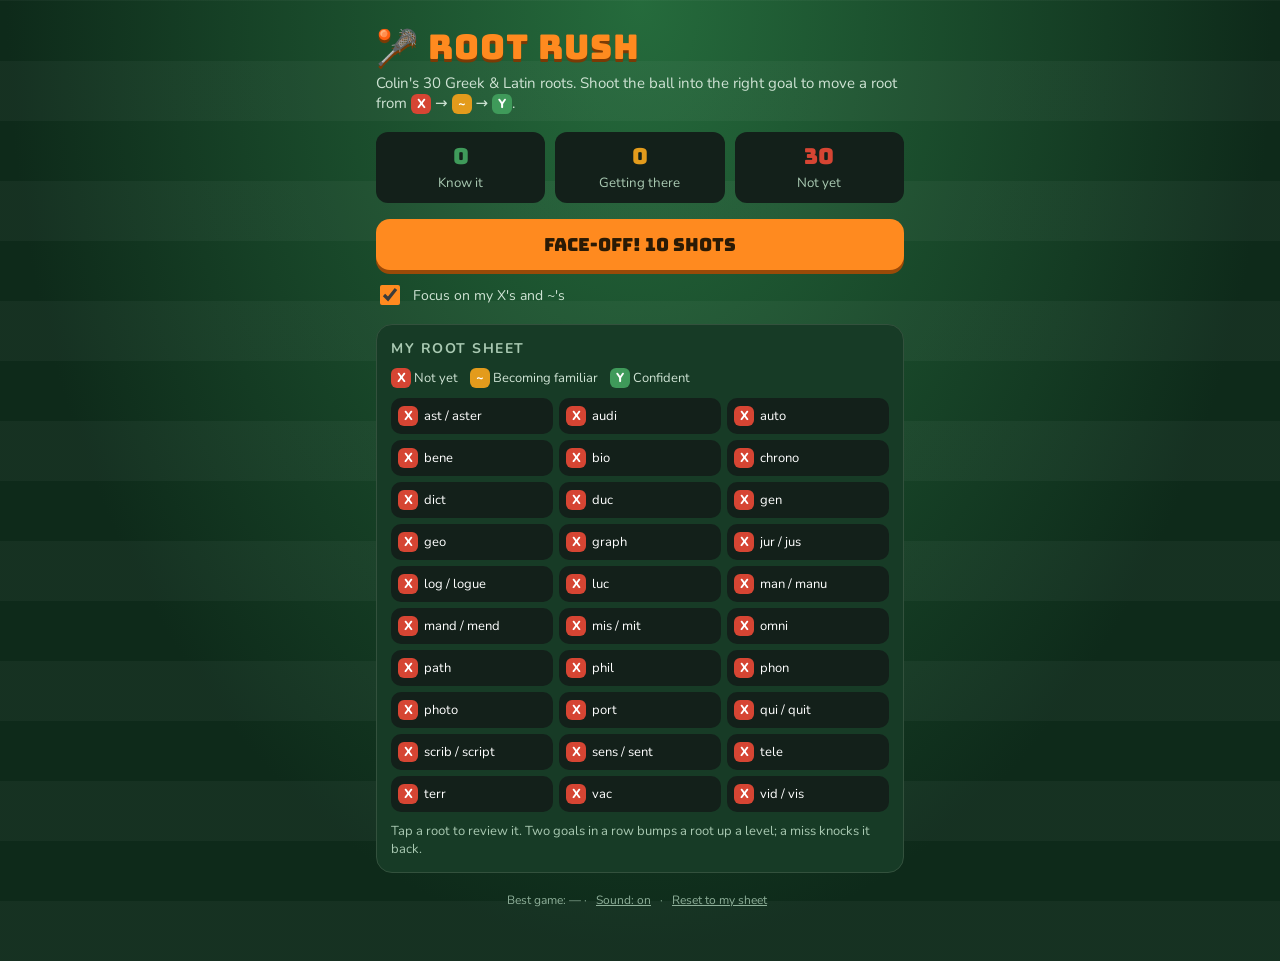
<file: roots-lacrosse/index.html>
<!DOCTYPE html>
<html lang="en">
<head>
<meta charset="UTF-8">
<meta name="viewport" content="width=device-width, initial-scale=1">
<title>Root Rush Lacrosse</title>
<link href="https://fonts.googleapis.com/css2?family=Bungee&family=Nunito:wght@600;800&display=swap" rel="stylesheet">
<style>
  :root{
    --bg:#0e2a1a; --bg2:#173b26; --card:#f6efdc; --ink:#2a2118; --muted:#7a6a55;
    --red:#d64533; --blue:#2f6fb5; --gold:#ff8a1f; --green:#3f9a5a; --x:#d64533; --tilde:#e39b1c; --y:#3f9a5a;
  }
  *{box-sizing:border-box;-webkit-tap-highlight-color:transparent}
  html,body{margin:0;min-height:100%;background:repeating-linear-gradient(0deg,rgba(255,255,255,.035) 0 60px,transparent 60px 120px),radial-gradient(ellipse at top,#256b3c,var(--bg) 70%);color:#fff;font-family:Nunito,system-ui,sans-serif}
  .wrap{max-width:560px;margin:0 auto;padding:18px 16px 40px;position:relative;min-height:100vh}
  h1{font-family:Bungee,sans-serif;font-weight:400;font-size:34px;margin:6px 0 0;letter-spacing:1px;color:var(--gold);text-shadow:0 3px 0 #7a3a05}
  .sub{color:#cfe3d4;margin:4px 0 18px;font-size:15px}
  .btn{font-family:Bungee,sans-serif;font-size:18px;border:0;border-radius:14px;padding:14px 18px;cursor:pointer;color:#2a1a05;background:var(--gold);box-shadow:0 4px 0 #9a4a08;width:100%;transition:transform .08s}
  .btn:active{transform:translateY(3px);box-shadow:0 1px 0 #9a4a08}
  .btn.alt{background:#e8e1cc;box-shadow:0 4px 0 #8f8670;font-size:15px}
  .row{display:flex;gap:10px}
  .panel{background:var(--bg2);border:1px solid #33513d;border-radius:16px;padding:14px;margin-top:16px}
  .panel h2{font-size:14px;text-transform:uppercase;letter-spacing:1.5px;color:#a9c9b2;margin:0 0 10px}
  .legend{font-size:13px;color:#cfe3d4;margin-bottom:10px;display:flex;gap:12px;flex-wrap:wrap}
  .badge{display:inline-flex;align-items:center;justify-content:center;width:20px;height:20px;border-radius:6px;font-weight:800;font-size:13px;color:#fff}
  .bx{background:var(--x)} .bt{background:var(--tilde)} .by{background:var(--y)}
  .grid{display:grid;grid-template-columns:repeat(3,1fr);gap:6px}
  .chip{background:#13201a;border-radius:10px;padding:7px 6px;display:flex;align-items:center;gap:6px;font-size:13px;cursor:pointer;border:1px solid transparent}
  .chip:hover{border-color:#4a6d55}
  .chip .badge{flex:none}
  .chip span.r{white-space:nowrap;overflow:hidden;text-overflow:ellipsis}
  .stats{display:flex;gap:10px;margin-top:4px}
  .stat{flex:1;background:#13201a;border-radius:12px;padding:10px;text-align:center}
  .stat b{display:block;font-family:Bungee,sans-serif;font-size:22px;font-weight:400}
  .stat small{color:#a9c9b2}
  .toggle{display:flex;align-items:center;gap:10px;margin-top:12px;font-size:14px;color:#cfe3d4;cursor:pointer}
  .toggle input{width:20px;height:20px;accent-color:var(--gold)}

  /* play */
  .hud{display:flex;justify-content:space-between;align-items:center;font-family:Bungee,sans-serif;font-size:15px;color:#cfe3d4}
  .quiver{display:flex;gap:3px;margin:8px 0 12px}
  .quiver i{flex:1;height:8px;border-radius:4px;background:#33513d}
  .quiver i.hit{background:var(--green)} .quiver i.miss{background:var(--red)} .quiver i.now{background:var(--gold)}
  .qcard{background:var(--card);color:var(--ink);border-radius:18px;padding:18px 16px 16px;text-align:center;box-shadow:0 6px 0 #b8ab88;position:relative}
  .qtype{font-size:12px;text-transform:uppercase;letter-spacing:1.5px;color:var(--muted);font-weight:800}
  .qmain{font-family:Bungee,sans-serif;font-size:40px;line-height:1.1;margin:8px 0 4px;color:#3b2a14;word-break:break-word}
  .qmain.word{font-size:32px;letter-spacing:1px}
  .qmain .hl{color:var(--red);text-decoration:underline;text-decoration-thickness:4px;text-underline-offset:6px}
  .qask{font-size:17px;font-weight:800}
  .clue{margin-top:10px;font-size:15px;color:var(--muted);min-height:22px}
  .clue button{background:none;border:2px dashed #c9b994;border-radius:10px;padding:6px 12px;font:inherit;font-weight:800;color:var(--muted);cursor:pointer}
  .clue em{color:var(--ink);font-style:normal;font-weight:800}
  .targets{display:grid;grid-template-columns:1fr 1fr;gap:12px;margin-top:18px}
  .tgt{background:#f6efdc;border:0;border-radius:16px;padding:12px 8px 12px;cursor:pointer;display:flex;flex-direction:column;align-items:center;gap:8px;font:inherit;color:var(--ink);box-shadow:0 4px 0 #b8ab88;transition:transform .1s, background .2s}
  .tgt:active{transform:translateY(2px)}
  .tgt .ring{width:76px;height:58px;position:relative;border:5px solid #ff6a00;border-bottom:3px solid #fff;border-radius:3px 3px 0 0;background:repeating-linear-gradient(45deg,rgba(60,60,60,.35) 0 1.5px,transparent 1.5px 8px),repeating-linear-gradient(-45deg,rgba(60,60,60,.35) 0 1.5px,transparent 1.5px 8px),#e9e4d2;box-shadow:0 3px 0 rgba(0,0,0,.15)}
  .tgt .ring::after{content:"";position:absolute;left:-14px;right:-14px;bottom:-12px;height:10px;border-radius:50%;border:2px solid rgba(214,69,51,.55);border-top:0}
  .ball{position:fixed;width:16px;height:16px;border-radius:50%;background:radial-gradient(circle at 35% 35%,#fffbe0,#ffd23a 55%,#d9a400);box-shadow:0 2px 3px rgba(0,0,0,.4);pointer-events:none;z-index:50}
  .inball{position:absolute;width:14px;height:14px;border-radius:50%;background:radial-gradient(circle at 35% 35%,#fffbe0,#ffd23a 55%,#d9a400);transform:translate(-50%,-50%)}
  .saved{position:absolute;left:50%;top:-14px;transform:translateX(-50%);font-family:Bungee,sans-serif;font-size:12px;background:var(--red);color:#fff;padding:2px 6px;border-radius:6px;white-space:nowrap}
  .tgt .lbl{font-weight:800;font-size:17px;line-height:1.15;min-height:20px}
  .tgt.root .lbl{font-family:Bungee,sans-serif;font-weight:400;font-size:18px}
  .tgt.right{background:#cfeed6}
  .tgt.wrong{background:#f6cfc8}
  .tgt.dim{opacity:.55}
  .tgt[disabled]{cursor:default}
  .arrow{position:fixed;width:54px;height:8px;pointer-events:none;z-index:50;transform-origin:100% 50%}
  .arrow svg{display:block}
  .stuck{position:absolute;left:50%;top:50%;width:46px;height:8px;transform-origin:0 50%;pointer-events:none}
  .feedback{margin-top:16px;border-radius:16px;padding:14px;font-size:16px;line-height:1.4;display:none}
  .feedback.show{display:block;animation:pop .25s ease-out}
  .feedback.good{background:#1f4a2c;border:2px solid var(--green)}
  .feedback.bad{background:#4a2420;border:2px solid var(--red)}
  .feedback b.big{font-family:Bungee,sans-serif;font-weight:400;font-size:20px;display:block;margin-bottom:4px}
  .feedback .btn{margin-top:12px}
  .pts{position:absolute;right:14px;top:10px;font-family:Bungee,sans-serif;color:var(--green);font-size:20px;opacity:0}
  .pts.go{animation:float 1s ease-out}
  @keyframes float{0%{opacity:1;transform:translateY(0)}100%{opacity:0;transform:translateY(-30px)}}
  @keyframes pop{0%{transform:scale(.95);opacity:0}100%{transform:scale(1);opacity:1}}
  @keyframes shake{0%,100%{transform:translateX(0)}25%{transform:translateX(-6px)}75%{transform:translateX(6px)}}
  .shake{animation:shake .3s}
  .end{text-align:center}
  .end .score{font-family:Bungee,sans-serif;font-size:64px;color:var(--gold);text-shadow:0 4px 0 #7a3a05;margin:6px 0}
  .end .rank{font-family:Bungee,sans-serif;font-size:22px}
  .levelups{text-align:left}
  .levelups div{padding:6px 0;border-bottom:1px solid #33513d;font-size:15px}
  .modal{position:fixed;inset:0;background:rgba(0,0,0,.6);display:none;align-items:center;justify-content:center;padding:20px;z-index:60}
  .modal.show{display:flex}
  .modal .box{background:var(--card);color:var(--ink);border-radius:18px;padding:20px;max-width:360px;width:100%;text-align:center}
  .modal .box h3{font-family:Bungee,sans-serif;font-weight:400;font-size:30px;margin:0;color:#3b2a14}
  .modal .box p{margin:8px 0}
  .hidden{display:none !important}
  .tiny{font-size:12px;color:#8fb09a;text-align:center;margin-top:18px}
  .linkbtn{background:none;border:0;color:#8fb09a;text-decoration:underline;font:inherit;cursor:pointer}
  .confetti{position:fixed;top:-10px;width:8px;height:14px;z-index:70;pointer-events:none;animation:fall linear forwards}
  @keyframes fall{to{transform:translateY(110vh) rotate(720deg)}}
</style>
</head>
<body>
<div class="wrap">

  <!-- HOME -->
  <section id="home">
    <h1>🥍 Root Rush</h1>
    <p class="sub">Colin's 30 Greek &amp; Latin roots. Shoot the ball into the right goal to move a root from <span class="badge bx">X</span> → <span class="badge bt">~</span> → <span class="badge by">Y</span>.</p>
    <div class="stats">
      <div class="stat"><b id="sY" style="color:var(--y)">0</b><small>Know it</small></div>
      <div class="stat"><b id="sT" style="color:var(--tilde)">0</b><small>Getting there</small></div>
      <div class="stat"><b id="sX" style="color:var(--x)">0</b><small>Not yet</small></div>
    </div>
    <div style="margin-top:16px"><button class="btn" id="startBtn">Face-off! 10 shots</button></div>
    <label class="toggle"><input type="checkbox" id="focusX" checked> Focus on my X's and ~'s</label>
    <div class="panel">
      <h2>My root sheet</h2>
      <div class="legend"><span><span class="badge bx">X</span> Not yet</span><span><span class="badge bt">~</span> Becoming familiar</span><span><span class="badge by">Y</span> Confident</span></div>
      <div class="grid" id="grid"></div>
      <p style="font-size:13px;color:#a9c9b2;margin:10px 0 0">Tap a root to review it. Two goals in a row bumps a root up a level; a miss knocks it back.</p>
    </div>
    <p class="tiny">Best game: <span id="best">—</span> · <button class="linkbtn" id="soundBtn">Sound: on</button> · <button class="linkbtn" id="resetBtn">Reset to my sheet</button></p>
  </section>

  <!-- PLAY -->
  <section id="play" class="hidden">
    <div class="hud"><span id="hudArrow">Shot 1/10</span><span id="hudStreak"></span><span id="hudScore">0 pts</span></div>
    <div class="quiver" id="quiver"></div>
    <div class="qcard" id="qcard">
      <div class="pts" id="pts">+10</div>
      <div class="qtype" id="qtype"></div>
      <div class="qmain" id="qmain"></div>
      <div class="qask" id="qask"></div>
      <div class="clue" id="clue"></div>
    </div>
    <div class="targets" id="targets"></div>
    <div class="feedback" id="feedback"></div>
    <p class="tiny"><button class="linkbtn" id="quitBtn">Leave the field</button></p>
  </section>

  <!-- END -->
  <section id="end" class="hidden end">
    <h1 style="font-size:26px">Final whistle!</h1>
    <div class="score" id="endScore">0</div>
    <div class="rank" id="endRank"></div>
    <p class="sub" id="endHits"></p>
    <div class="panel levelups hidden" id="lvlPanel"><h2>Level ups</h2><div id="lvlList"></div></div>
    <div class="panel levelups hidden" id="missPanel"><h2>Practice these</h2><div id="missList"></div></div>
    <div class="row" style="margin-top:18px">
      <button class="btn alt" id="homeBtn">My sheet</button>
      <button class="btn" id="againBtn">Again!</button>
    </div>
  </section>
</div>

<div class="modal" id="modal"><div class="box">
  <h3 id="mRoot"></h3>
  <p style="font-size:20px;font-weight:800" id="mMeaning"></p>
  <p style="color:var(--muted)" id="mEx"></p>
  <p style="color:var(--muted)" id="mMore"></p>
  <button class="btn" id="mClose" style="margin-top:10px">Got it</button>
</div></div>

<script>
// [roots shown, meaning, sheet examples, more words ([] marks the root), original sheet marks (unused: every root starts at X)]
const DATA = [
  ["ast / aster","star",["asteroid","astronomy"],["[ast]ronaut","dis[aster]","[aster]isk"],0],
  ["audi","hear",["audible","audience"],["[audi]torium","[audi]tion","[audi]o"],0],
  ["auto","self",["automatic","autopsy"],["[auto]biography","[auto]pilot","[auto]mobile"],-1],
  ["bene","good",["benefit","benign"],["[bene]ficial","[bene]factor","[bene]volent"],0],
  ["bio","life",["biography","biology"],["[bio]me","anti[bio]tic","[bio]degradable"],-1],
  ["chrono","time",["chronic","synchronize"],["[chrono]logical","[chron]icle","ana[chron]ism"],1],
  ["dict","say",["dictate","diction"],["pre[dict]","contra[dict]","[dict]ionary"],0],
  ["duc","lead, make",["deduce","produce"],["e[duc]ate","intro[duc]e","con[duc]tor"],0],
  ["gen","give birth",["gene","generate"],["[gen]esis","[gen]eration","[gen]ealogy"],0],
  ["geo","earth",["geography","geology"],["[geo]metry","[geo]thermal","[geo]de"],-1],
  ["graph","write",["autograph","graph"],["para[graph]","[graph]ic","bio[graph]y"],1],
  ["jur / jus","law",["jury","justice"],["in[jus]tice","[jur]isdiction","[jus]tify"],0],
  ["log / logue","thought",["logic","obloquy"],["[log]ical","mono[logue]","dia[logue]"],-1],
  ["luc","light",["lucid","translucent"],["[luc]idity","e[luc]idate","trans[luc]ence"],-1],
  ["man / manu","hand",["manual","manure"],["[man]icure","[manu]facture","[man]ipulate"],-1],
  ["mand / mend","order",["demand","recommend"],["com[mand]","[mand]atory","[mand]ate"],0],
  ["mis / mit","send",["missile","transmission"],["trans[mit]","sub[mit]","[mis]sion"],0],
  ["omni","all",["omnivorous"],["[omni]potent","[omni]present","[omni]scient"],0],
  ["path","feel",["empathy","pathetic"],["sym[path]y","tele[path]y","a[path]y"],0],
  ["phil","love",["philosophy","bibliophile"],["[phil]anthropy","[Phil]adelphia","audio[phil]e"],0],
  ["phon","sound",["phonics","telephone"],["sym[phon]y","micro[phon]e","head[phon]es"],1],
  ["photo","light",["photograph","photon"],["[photo]synthesis","[photo]copy","[photo]bomb"],-1],
  ["port","carry",["export","portable"],["trans[port]","im[port]","[port]er"],0],
  ["qui / quit","quiet, rest",["acquit","tranquil"],["[qui]et","tran[qui]lity","ac[quit]tal"],0],
  ["scrib / script","write",["ascribe","script"],["de[scrib]e","pre[script]ion","[scrib]ble"],0],
  ["sens / sent","feel",["resent","sensitive"],["[sens]ation","con[sent]","[sent]iment"],0],
  ["tele","far off",["telecast","telephone"],["[tele]scope","[tele]vision","[tele]port"],-1],
  ["terr","earth",["terrain","territory"],["[terr]arium","extra[terr]estrial","Medi[terr]anean"],-1],
  ["vac","empty",["evacuate","vacate"],["[vac]uum","[vac]ant","[vac]ation"],-1],
  ["vid / vis","see",["visible","video"],["[vis]ion","super[vis]e","e[vid]ence"],-1],
].map((d,i)=>({id:i,r:d[0],m:d[1],ex:d[2],more:d[3],start:d[4]}));

// mastery points 0..4  → X: 0-1, ~: 2-3, Y: 4
const startPts = s => 0; // everyone starts at X
const levelOf = p => p>=4?2:p>=2?1:0;
const LV = [{t:"X",c:"bx"},{t:"~",c:"bt"},{t:"Y",c:"by"}];
const KEY="rootRushLaxColin_v2";
let store = {pts:DATA.map(d=>startPts(d.start)), best:0, sound:true};
try{ const s=JSON.parse(localStorage.getItem(KEY)); if(s && s.pts && s.pts.length===DATA.length) store=Object.assign(store,s);}catch(e){}
const save=()=>{try{localStorage.setItem(KEY,JSON.stringify(store))}catch(e){}};

const $=id=>document.getElementById(id);
const shuffle=a=>{a=a.slice();for(let i=a.length-1;i>0;i--){const j=Math.random()*(i+1)|0;[a[i],a[j]]=[a[j],a[i]]}return a};
const up=s=>s.toUpperCase();
const plain=w=>w.replace(/[\[\]]/g,"");

// ---------- sound ----------
let actx=null;
function tone(freq,dur,type="sine",vol=.15,slide=0){
  if(!store.sound) return;
  try{
    actx=actx||new (window.AudioContext||window.webkitAudioContext)();
    const o=actx.createOscillator(),g=actx.createGain();
    o.type=type;o.frequency.value=freq;
    if(slide) o.frequency.exponentialRampToValueAtTime(slide,actx.currentTime+dur);
    g.gain.setValueAtTime(vol,actx.currentTime);g.gain.exponentialRampToValueAtTime(.001,actx.currentTime+dur);
    o.connect(g).connect(actx.destination);o.start();o.stop(actx.currentTime+dur);
  }catch(e){}
}
const sWhoosh=()=>tone(900,.25,"triangle",.06,200);
const sHit=()=>{tone(160,.12,"square",.12);setTimeout(()=>{tone(660,.12);tone(880,.18)},90)};
const sMiss=()=>tone(220,.3,"sawtooth",.07,110);

// ---------- home ----------
function renderHome(){
  const g=$("grid");g.innerHTML="";
  const counts=[0,0,0];
  DATA.forEach(d=>{
    const lv=levelOf(store.pts[d.id]);counts[lv]++;
    const c=document.createElement("div");c.className="chip";
    c.innerHTML=`<span class="badge ${LV[lv].c}">${LV[lv].t}</span><span class="r">${d.r}</span>`;
    c.onclick=()=>openModal(d);
    g.appendChild(c);
  });
  $("sX").textContent=counts[0];$("sT").textContent=counts[1];$("sY").textContent=counts[2];
  $("best").textContent=store.best?store.best+" pts":"—";
  $("soundBtn").textContent="Sound: "+(store.sound?"on":"off");
}
function openModal(d){
  $("mRoot").textContent=up(d.r);
  $("mMeaning").textContent="= "+d.m;
  $("mEx").textContent="On your sheet: "+d.ex.join(", ");
  $("mMore").innerHTML="Also: "+d.more.map(plain).join(", ");
  $("modal").classList.add("show");
}
$("mClose").onclick=()=>$("modal").classList.remove("show");
$("modal").onclick=e=>{if(e.target.id==="modal")$("modal").classList.remove("show")};
$("soundBtn").onclick=()=>{store.sound=!store.sound;save();renderHome()};
$("resetBtn").onclick=()=>{
  if($("resetBtn").dataset.sure){store.pts=DATA.map(d=>startPts(d.start));save();delete $("resetBtn").dataset.sure;$("resetBtn").textContent="Reset to my sheet";renderHome();}
  else{$("resetBtn").dataset.sure=1;$("resetBtn").textContent="Tap again to reset";setTimeout(()=>{delete $("resetBtn").dataset.sure;$("resetBtn").textContent="Reset to my sheet"},3000)}
};

// ---------- game ----------
const ROUND=10;
let G=null;
function show(id){["home","play","end"].forEach(s=>$(s).classList.toggle("hidden",s!==id));window.scrollTo(0,0)}

function pickRoot(){
  const focus=$("focusX").checked;
  const recent=G.recent;
  let pool=DATA.filter(d=>!recent.includes(d.id));
  const w=pool.map(d=>{const p=store.pts[d.id];return focus?Math.pow(5-p,2):1});
  let r=Math.random()*w.reduce((a,b)=>a+b,0);
  for(let i=0;i<pool.length;i++){r-=w[i];if(r<=0)return pool[i]}
  return pool[pool.length-1];
}
function meaningChoices(d){
  const others=shuffle([...new Set(DATA.map(x=>x.m))].filter(m=>m!==d.m)).slice(0,3);
  return shuffle([d.m,...others]).map(m=>({label:m,ok:m===d.m}));
}
function rootChoices(d){
  const others=shuffle(DATA.filter(x=>x.m!==d.m)).slice(0,3);
  return shuffle([d,...others]).map(x=>({label:x.r,ok:x.id===d.id}));
}

function startRound(){
  G={i:0,score:0,streak:0,hits:0,recent:[],results:[],before:store.pts.slice(),runs:{}};
  const q=$("quiver");q.innerHTML="";for(let i=0;i<ROUND;i++)q.appendChild(document.createElement("i"));
  show("play");nextQ();
}

function nextQ(){
  if(G.i>=ROUND) return endRound();
  const d=pickRoot();
  G.recent.push(d.id);if(G.recent.length>4)G.recent.shift();
  const lv=levelOf(store.pts[d.id]);
  // harder question types unlock as a root improves
  const types=lv===0?["r2m","r2m","m2r"]:lv===1?["r2m","m2r","word"]:["m2r","word","word"];
  const type=types[Math.random()*types.length|0];
  G.cur={d,type,clueUsed:false,done:false};

  [...$("quiver").children].forEach((el,k)=>{el.classList.toggle("now",k===G.i)});
  $("hudArrow").textContent=`Shot ${G.i+1}/${ROUND}`;
  $("hudScore").textContent=G.score+" pts";
  $("hudStreak").textContent=G.streak>=2?(G.streak>=3?`🎩 Hat trick+ (${G.streak})`:`🔥 ${G.streak} in a row`):"";
  $("feedback").className="feedback";$("feedback").innerHTML="";

  const qm=$("qmain");qm.className="qmain";
  let choices,clueHTML;
  if(type==="r2m"){
    $("qtype").textContent="Root → meaning";
    qm.textContent=up(d.r);
    $("qask").textContent="What does this root mean?";
    choices=meaningChoices(d);
    clueHTML=`You know these words: <em>${d.ex.join(", ")}</em>`;
  }else if(type==="m2r"){
    $("qtype").textContent="Meaning → root";
    qm.textContent=`"${up(d.m)}"`;
    $("qask").textContent="Which root means this?";
    choices=rootChoices(d);
    clueHTML=`Think of: <em>${d.ex.join(", ")}</em>`;
  }else{
    $("qtype").textContent="Mystery word";
    const w=d.more[Math.random()*d.more.length|0];
    G.cur.word=w;
    qm.classList.add("word");
    qm.innerHTML=up(w).replace(/\[(.*?)\]/,'<span class="hl">$1</span>');
    $("qask").textContent="The underlined root means…";
    choices=meaningChoices(d);
    clueHTML=`Same root as: <em>${d.ex.join(", ")}</em>`;
  }
  G.cur.clueHTML=clueHTML;
  $("clue").innerHTML=`<button id="clueBtn">💡 Clue (half points)</button>`;
  $("clueBtn").onclick=()=>{G.cur.clueUsed=true;$("clue").innerHTML=clueHTML};

  const t=$("targets");t.innerHTML="";
  choices.forEach(c=>{
    const b=document.createElement("button");
    b.className="tgt"+(type==="m2r"?" root":"");
    b.innerHTML=`<div class="ring"></div><div class="lbl">${type==="m2r"?up(c.label):c.label}</div>`;
    b.onclick=()=>shoot(b,c.ok);
    b.dataset.ok=c.ok?1:"";
    t.appendChild(b);
  });
}

function shoot(btn,ok){
  if(G.cur.done) return; G.cur.done=true;
  [...$("targets").children].forEach(b=>b.disabled=true);
  const goal=btn.querySelector(".ring"), r=goal.getBoundingClientRect();
  // goal: ball lands in a corner of the net; save: ball hits the pipe/goalie area
  const corner=Math.random()<.5?.25:.75;
  const fx=ok?corner:(Math.random()<.5?-.1:1.1), fy=ok?.35+Math.random()*.3:.1;
  const ex=r.left+r.width*fx, ey=r.top+r.height*fy;
  const b=document.createElement("div");b.className="ball";
  const sx=window.innerWidth/2-8, sy=window.innerHeight+10;
  b.style.left=sx+"px";b.style.top=sy+"px";document.body.appendChild(b);
  sWhoosh();
  requestAnimationFrame(()=>{
    b.style.transition="left .35s cubic-bezier(.2,.2,.5,1), top .35s cubic-bezier(.2,.6,.4,1), transform .35s";
    b.style.left=(ex-8)+"px";b.style.top=(ey-8)+"px";b.style.transform="scale(.75)";
  });
  setTimeout(()=>{
    b.remove();
    if(ok){const ib=document.createElement("div");ib.className="inball";ib.style.left=(fx*100)+"%";ib.style.top=(fy*100+25)+"%";goal.appendChild(ib);}
    else{const sv=document.createElement("div");sv.className="saved";sv.textContent="SAVED!";goal.appendChild(sv);}
    resolve(btn,ok);
  },370);
}

function resolve(btn,ok){
  const {d,type,clueUsed}=G.cur;
  const id=d.id;
  const fb=$("feedback");
  let earned=0;
  if(ok){
    G.hits++;G.streak++;
    earned=(clueUsed?5:10)+(G.streak>=3?5:0);
    G.score+=earned;
    btn.classList.add("right");
    sHit();
    // mastery: +2 without clue, +1 with clue
    store.pts[id]=Math.min(4,store.pts[id]+(clueUsed?1:2));
    $("pts").textContent="+"+earned;$("pts").classList.remove("go");void $("pts").offsetWidth;$("pts").classList.add("go");
  }else{
    G.streak=0;
    btn.classList.add("wrong");$("qcard").classList.add("shake");setTimeout(()=>$("qcard").classList.remove("shake"),300);
    sMiss();
    store.pts[id]=Math.max(0,store.pts[id]-2);
    [...$("targets").children].forEach(b=>{if(b.dataset.ok)b.classList.add("right");else if(b!==btn)b.classList.add("dim")});
  }
  save();
  G.results.push({id,ok});
  $("quiver").children[G.i].className=ok?"hit":"miss";
  $("hudScore").textContent=G.score+" pts";

  const memory=hookFor(d);
  const wordLine=type==="word"?`<br><b>${plain(G.cur.word)}</b> has <b>${up(d.r.split(" / ")[0])}</b> in it.`:"";
  const lines=ok
    ? [`🥅 GOAL!${G.streak===3?" 🎩 HAT TRICK!":G.streak>3?" On fire!":""}`]
    : ["🧤 Saved by the goalie! Here's the trick:"];
  fb.className="feedback show "+(ok?"good":"bad");
  fb.innerHTML=`<b class="big">${lines[0]}</b><b>${up(d.r)}</b> = <b>${d.m}</b>${wordLine}<br><span style="color:#cfe3d4">${memory}</span>
    <button class="btn" id="nextBtn">${G.i+1>=ROUND?"Final score":"Next shot ➜"}</button>`;
  $("nextBtn").onclick=()=>{G.i++;nextQ()};
  fb.scrollIntoView({behavior:"smooth",block:"nearest"});
}

// short "why" hooks that connect the root to words Colin already knows
const HOOKS={
  0:"An ASTEROID is a star-like rock; an ASTRONAUT is a \"star sailor.\"",
  1:"If it's AUDIBLE you can hear it. The AUDIENCE is the people who hear.",
  2:"AUTOMATIC = works by itself. AUTOGRAPH = writing your own name.",
  3:"A BENEFIT is something good for you. BENE = good.",
  4:"BIOLOGY is the study of life. A BIOGRAPHY is writing about someone's life.",
  5:"CHRONIC = lasts a long time. SYNCHRONIZE = same time.",
  6:"DICTATE = say it out loud for someone to write. PREDICT = say it before it happens.",
  7:"PRODUCE = make. A CONDUCTOR leads the band.",
  8:"GENERATE = bring into being. A GENE is passed on at birth.",
  9:"GEOGRAPHY = writing about the earth. GEOLOGY = studying the earth's rocks.",
  10:"An AUTOGRAPH is self-writing. A GRAPH is data written as a picture.",
  11:"A JURY decides according to the law. JUSTICE = fairness under law.",
  12:"LOGIC is careful thinking. A MONOLOGUE is one person's thoughts spoken.",
  13:"LUCID = clear, like light shining through. TRANSLUCENT lets light through.",
  14:"MANUAL = done by hand. A MANICURE is care for your hands.",
  15:"DEMAND = give an order. COMMAND, MANDATORY = it's ordered.",
  16:"A MISSILE is something sent flying. TRANSMIT = send across.",
  17:"An OMNIVORE eats all kinds of food — plants and meat.",
  18:"EMPATHY = feeling what someone else feels. SYMPATHY = feeling with them.",
  19:"PHILOSOPHY = love of wisdom. A BIBLIOPHILE loves books. Philadelphia = city of brotherly love.",
  20:"PHONICS = letter sounds. TELEPHONE = sound from far off.",
  21:"PHOTOGRAPH = writing with light. A PHOTON is a particle of light.",
  22:"PORTABLE = easy to carry. EXPORT = carry out of the country.",
  23:"TRANQUIL = calm and quiet. ACQUIT = set free so you can rest.",
  24:"A SCRIPT is written lines. DESCRIBE = write down what something is like.",
  25:"SENSITIVE = feels things strongly. RESENT = feel bad about something again and again.",
  26:"TELEPHONE = sound from far off. TELESCOPE = see far off.",
  27:"TERRAIN is the earth you ride over. TERRITORY = an area of land.",
  28:"EVACUATE = empty the building. A VACUUM is empty space.",
  29:"VISIBLE = you can see it. VIDEO = something you watch."
};
const hookFor=d=>HOOKS[d.id]||"";

function endRound(){
  show("end");
  $("endScore").textContent=G.score;
  const pct=G.hits/ROUND;
  $("endRank").textContent=pct===1?"🏆 Perfect game — MVP!":pct>=.8?"🥍 All-American":pct>=.6?"⭐ Varsity starter":pct>=.4?"💪 JV scorer":"🏃 Back to practice!";
  $("endHits").textContent=`${G.hits} goals on ${ROUND} shots`;
  if(G.score>store.best){store.best=G.score;save();$("endHits").textContent+=" · New best!"}
  // level ups / downs
  const ups=[];const seen=new Set();
  G.results.forEach(r=>{if(seen.has(r.id))return;seen.add(r.id);
    const a=levelOf(G.before[r.id]),b=levelOf(store.pts[r.id]);
    if(b>a)ups.push(r.id);
  });
  const misses=[...new Set(G.results.filter(r=>!r.ok).map(r=>r.id))];
  $("lvlPanel").classList.toggle("hidden",!ups.length);
  $("lvlList").innerHTML=ups.map(id=>{const d=DATA[id];const a=levelOf(G.before[id]),b=levelOf(store.pts[id]);
    return `<div><span class="badge ${LV[a].c}">${LV[a].t}</span> → <span class="badge ${LV[b].c}">${LV[b].t}</span> &nbsp;<b>${up(d.r)}</b> = ${d.m}</div>`}).join("");
  $("missPanel").classList.toggle("hidden",!misses.length);
  $("missList").innerHTML=misses.map(id=>{const d=DATA[id];return `<div><b>${up(d.r)}</b> = ${d.m} <span style="color:#a9c9b2">(${d.ex.join(", ")})</span></div>`}).join("");
  if(pct>=.8)confetti();
}
function confetti(){
  const cols=["#ff8a1f","#ffd23a","#2f6fb5","#fff","#3f9a5a"];
  for(let i=0;i<60;i++){const c=document.createElement("div");c.className="confetti";
    c.style.left=Math.random()*100+"vw";c.style.background=cols[i%cols.length];
    c.style.animationDuration=(1.5+Math.random()*2)+"s";c.style.animationDelay=Math.random()*.5+"s";
    document.body.appendChild(c);setTimeout(()=>c.remove(),4500)}
}

$("startBtn").onclick=startRound;
$("againBtn").onclick=startRound;
$("homeBtn").onclick=()=>{renderHome();show("home")};
$("quitBtn").onclick=()=>{renderHome();show("home")};
renderHome();
</script>
</body>
</html>
</file>
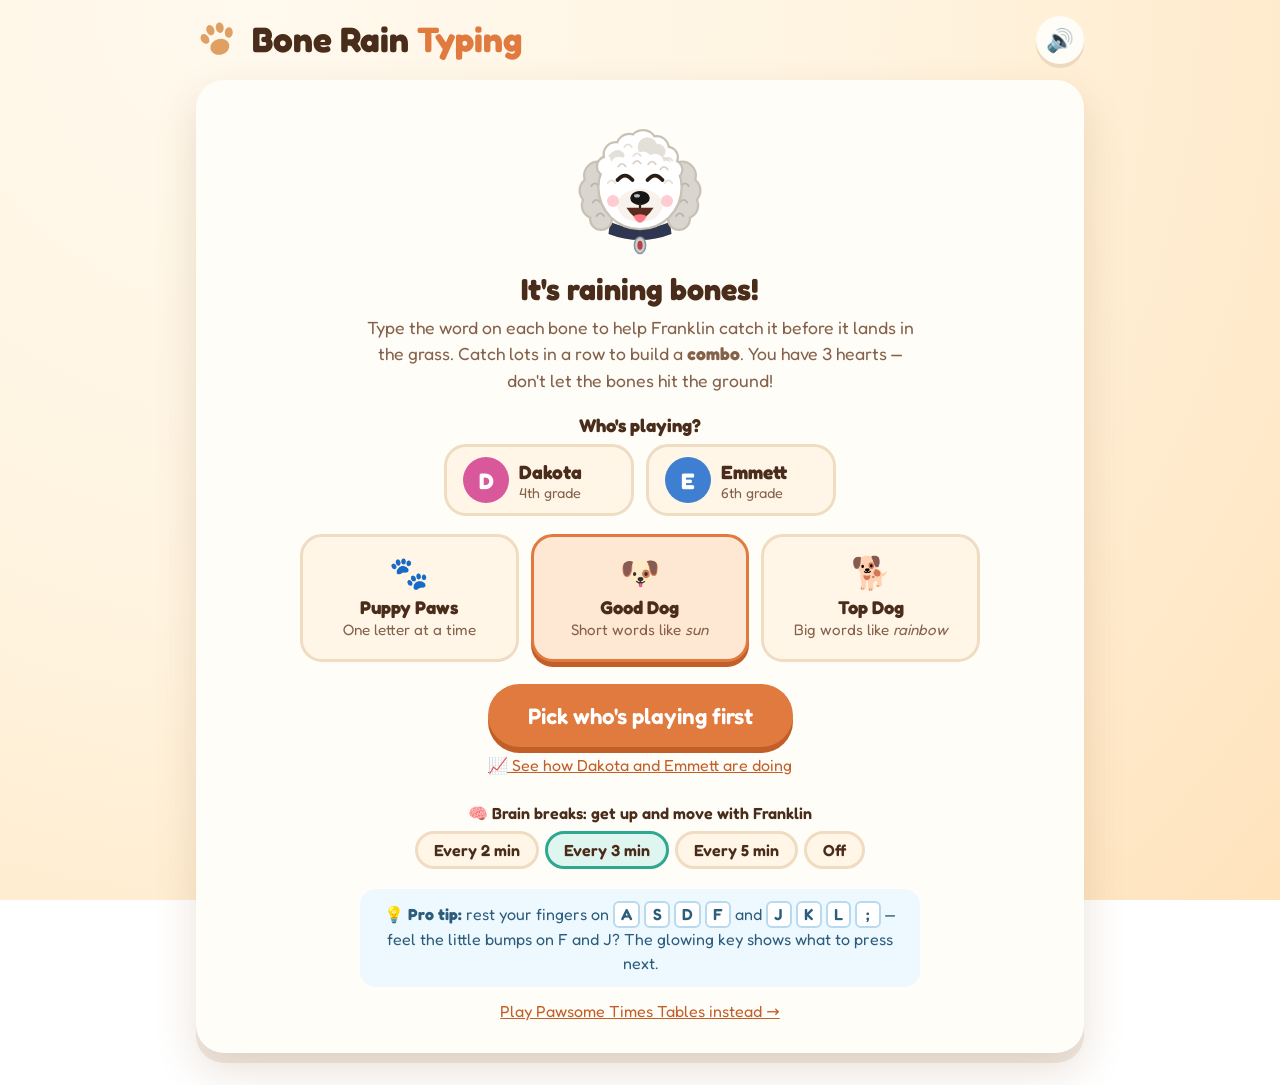
<file: typing/index.html>
<!DOCTYPE html>
<html lang="en">
<head>
<meta charset="UTF-8">
<meta name="viewport" content="width=device-width, initial-scale=1.0">
<title>Bone Rain Typing</title>
<link rel="preconnect" href="https://fonts.googleapis.com">
<link rel="preconnect" href="https://fonts.gstatic.com" crossorigin>
<link href="https://fonts.googleapis.com/css2?family=Fredoka:wght@400;500;600;700&display=swap" rel="stylesheet">
<style>
  :root {
    --bg: #fff4e0;
    --bg-2: #ffe3bd;
    --card: #fffdf8;
    --ink: #4a2c1a;
    --ink-soft: #85614a;
    --orange: #e07a3f;
    --orange-dark: #c25f28;
    --gold: #f5c542;
    --good: #2fa88f;
    --bad: #e4574c;
    --sky-top: #9fd8ff;
    --sky-bottom: #e6f6ff;
    --grass: #7cc66b;
    --grass-dark: #5aa64b;
    --shadow: 0 10px 0 rgba(139, 90, 43, 0.12), 0 18px 40px rgba(139, 90, 43, 0.18);
    --radius: 28px;

    /* finger colors for the keyboard */
    --f-pinky: #f9c6d3;
    --f-ring: #ffd9a8;
    --f-middle: #fff0a3;
    --f-index-l: #c6eeb8;
    --f-index-r: #b8e3f5;
    --f-thumb: #e2d6f7;
  }

  * { box-sizing: border-box; }
  html, body { margin: 0; }
  body {
    min-height: 100vh;
    font-family: "Fredoka", "Trebuchet MS", system-ui, sans-serif;
    color: var(--ink);
    background: radial-gradient(circle at 20% 0%, #fff9ee 0%, var(--bg) 45%, var(--bg-2) 100%);
    background-attachment: fixed;
    overflow-x: hidden;
  }
  [hidden] { display: none !important; }

  .app { max-width: 920px; margin: 0 auto; padding: 16px 16px 32px; }

  /* ---------- Header ---------- */
  .app-header { display: flex; align-items: center; gap: 12px; margin-bottom: 16px; }
  .logo-paw { width: 44px; height: 44px; transform: rotate(-15deg); }
  .app-header h1 { margin: 0; font-size: clamp(1.5rem, 4.5vw, 2.2rem); line-height: 1; flex: 1; }
  .app-header h1 span { color: var(--orange); }
  .icon-btn {
    width: 48px; height: 48px; border-radius: 50%; border: none;
    background: var(--card); box-shadow: 0 4px 0 rgba(139, 90, 43, 0.15);
    font-size: 1.4rem; cursor: pointer;
  }
  .icon-btn:active { transform: translateY(3px); box-shadow: 0 1px 0 rgba(139, 90, 43, 0.15); }

  .card { background: var(--card); border-radius: var(--radius); box-shadow: var(--shadow); }

  /* ---------- Buttons ---------- */
  .btn {
    font-family: inherit; font-weight: 600; font-size: 1.15rem;
    border: none; border-radius: 999px; padding: 14px 26px; cursor: pointer;
    transition: transform 0.08s, box-shadow 0.08s, background 0.2s;
  }
  .btn-primary { color: #fff; background: var(--orange); box-shadow: 0 6px 0 var(--orange-dark); }
  .btn-primary:hover { background: #ea8748; }
  .btn-primary:active { transform: translateY(4px); box-shadow: 0 2px 0 var(--orange-dark); }
  .btn-large { font-size: 1.4rem; padding: 18px 40px; }
  .link-btn {
    background: none; border: none; font-family: inherit; font-size: 1rem;
    color: var(--orange-dark); text-decoration: underline; cursor: pointer; padding: 8px 10px;
  }

  /* ---------- Start + game over screens ---------- */
  .screen.card { padding: 28px 24px 32px; text-align: center; }
  .dog-big { width: 150px; height: 150px; }
  .bounce { animation: bounce 1.6s ease-in-out infinite; }
  @keyframes bounce { 0%, 100% { transform: translateY(0); } 50% { transform: translateY(-10px); } }
  .screen h2 { margin: 8px 0 8px; font-size: clamp(1.4rem, 4vw, 1.9rem); }
  .lead { max-width: 560px; margin: 0 auto 20px; font-size: 1.1rem; line-height: 1.5; color: var(--ink-soft); }

  .modes { display: grid; grid-template-columns: repeat(3, 1fr); gap: 12px; margin: 0 auto 22px; max-width: 680px; }
  .mode {
    font-family: inherit; color: var(--ink); text-align: center;
    background: #fff6e8; border: 3px solid #f0dcc0; border-radius: 22px;
    padding: 16px 10px 14px; cursor: pointer; transition: transform 0.1s, border-color 0.15s, background 0.15s;
  }
  .mode:hover { transform: translateY(-2px); }
  .mode[aria-pressed="true"] { border-color: var(--orange); background: #ffe8d3; box-shadow: 0 5px 0 var(--orange-dark); }
  .mode-emoji { font-size: 2rem; display: block; }
  .mode-name { display: block; font-weight: 700; font-size: 1.15rem; margin: 4px 0 2px; }
  .mode-ex { display: block; font-size: 0.95rem; color: var(--ink-soft); }
  .mode-best { display: block; font-size: 0.85rem; color: var(--orange-dark); margin-top: 6px; }

  .tip {
    max-width: 560px; margin: 20px auto 0; padding: 12px 16px; border-radius: 16px;
    background: #eef8ff; color: #2c5d7c; font-size: 1rem; line-height: 1.45;
  }
  .kbd {
    display: inline-block; min-width: 1.6em; padding: 0 6px; border-radius: 6px;
    background: #fff; border: 2px solid #b9d9ee; font-weight: 600; text-align: center;
  }
  .back-link { display: inline-block; margin-top: 14px; color: var(--orange-dark); }

  /* ---------- Stats ---------- */
  .stats { display: grid; grid-template-columns: repeat(4, 1fr) auto auto; gap: 10px; margin-bottom: 12px; align-items: stretch; }
  .stat { background: var(--card); border-radius: 18px; padding: 8px 10px; text-align: center; box-shadow: 0 5px 0 rgba(139, 90, 43, 0.12); }
  .stat-label { display: block; font-size: 0.8rem; text-transform: uppercase; letter-spacing: 0.06em; color: var(--ink-soft); }
  .stat-value { display: block; font-size: 1.5rem; font-weight: 700; font-variant-numeric: tabular-nums; }
  .stat-combo.hot .stat-value { color: var(--orange); }
  #pause-btn { height: auto; width: 56px; border-radius: 18px; }

  /* ---------- Play field ---------- */
  .field {
    position: relative; height: clamp(320px, 52vh, 460px); overflow: hidden;
    border-radius: var(--radius); box-shadow: var(--shadow); cursor: text;
    background: linear-gradient(var(--sky-top), var(--sky-bottom) 80%);
  }
  .cloud { position: absolute; background: #fff; border-radius: 999px; opacity: 0.85; animation: drift linear infinite; }
  .cloud::before, .cloud::after { content: ""; position: absolute; background: #fff; border-radius: 50%; }
  .cloud::before { width: 55%; height: 160%; left: 15%; top: -70%; }
  .cloud::after { width: 40%; height: 130%; left: 48%; top: -45%; }
  @keyframes drift { from { transform: translateX(-160px); } to { transform: translateX(1100px); } }

  .grass {
    position: absolute; left: 0; right: 0; bottom: 0; height: 56px;
    background: linear-gradient(var(--grass), var(--grass-dark));
    border-top: 6px solid #8fd57d;
  }
  .franklin {
    position: absolute; bottom: 26px; width: 96px; height: 96px; margin-left: -48px;
    left: 50%; transition: left 0.35s cubic-bezier(.3,1.4,.6,1); z-index: 3; pointer-events: none;
  }
  .franklin.jump { animation: jump 0.4s ease-out; }
  @keyframes jump { 0%, 100% { transform: translateY(0); } 40% { transform: translateY(-26px); } }

  .drop {
    position: absolute; top: 0; left: 0; z-index: 2; will-change: transform;
    display: flex; flex-direction: column; align-items: center; pointer-events: none;
  }
  .drop img { width: 64px; height: 32px; margin-bottom: -6px; filter: drop-shadow(0 3px 0 rgba(0,0,0,.08)); }
  .word {
    background: #fff; border: 3px solid #c98a4b; border-radius: 16px;
    padding: 4px 12px 6px; font-size: clamp(1.4rem, 3.6vw, 1.9rem); font-weight: 600;
    letter-spacing: 0.06em; white-space: nowrap; box-shadow: 0 4px 0 rgba(139, 90, 43, 0.25);
  }
  .word .done { color: var(--good); }
  .word .next { text-decoration: underline; text-decoration-thickness: 3px; text-underline-offset: 4px; }
  .drop.target .word { border-color: var(--orange); background: #fff1e3; transform: scale(1.08); }
  .drop.target { z-index: 4; }
  .drop.shake .word { animation: shake 0.3s; }
  @keyframes shake { 25% { transform: translateX(-6px); } 75% { transform: translateX(6px); } }
  .drop.caught { transition: transform 0.35s ease-in, opacity 0.35s; opacity: 0; }
  .drop.missed .word { border-color: var(--bad); color: var(--bad); }
  .drop.missed { transition: opacity 0.6s; opacity: 0; }

  .pop {
    position: absolute; z-index: 5; font-weight: 700; font-size: 1.4rem; color: var(--orange-dark);
    pointer-events: none; animation: pop 0.9s ease-out forwards; text-shadow: 0 2px 0 #fff;
  }
  @keyframes pop { from { transform: translate(-50%, 0); opacity: 1; } to { transform: translate(-50%, -60px); opacity: 0; } }

  .banner {
    position: absolute; left: 50%; top: 34%; transform: translate(-50%, -50%); z-index: 6;
    background: var(--card); border-radius: 22px; padding: 14px 26px; text-align: center;
    box-shadow: var(--shadow); animation: banner 2.2s ease forwards; pointer-events: none;
  }
  .banner strong { display: block; font-size: 1.8rem; color: var(--orange); }
  @keyframes banner {
    0% { transform: translate(-50%, -50%) scale(.5); opacity: 0; }
    12% { transform: translate(-50%, -50%) scale(1.08); opacity: 1; }
    20%, 80% { transform: translate(-50%, -50%) scale(1); opacity: 1; }
    100% { transform: translate(-50%, -50%) scale(1); opacity: 0; }
  }

  .overlay {
    position: absolute; inset: 0; z-index: 8; display: grid; place-items: center;
    background: rgba(255, 244, 224, 0.85); text-align: center; padding: 16px;
  }
  .overlay h2 { margin: 0 0 6px; font-size: 2rem; }
  .overlay p { margin: 0 0 16px; color: var(--ink-soft); }

  .typing-trap { position: absolute; opacity: 0; width: 1px; height: 1px; left: 50%; top: 40%; border: 0; padding: 0; font-size: 16px; }

  /* ---------- On-screen keyboard ---------- */
  .keyboard { margin-top: 14px; display: grid; gap: 6px; user-select: none; }
  .krow { display: flex; justify-content: center; gap: 6px; }
  .krow:nth-child(2) { padding-left: 2.5%; }
  .krow:nth-child(3) { padding-right: 4%; }
  .key {
    position: relative; flex: 0 1 56px; height: 50px; border-radius: 12px;
    display: grid; place-items: center; font-size: 1.25rem; font-weight: 600; text-transform: uppercase;
    background: var(--c, #fff); box-shadow: 0 4px 0 rgba(74, 44, 26, 0.18);
    transition: transform 0.06s, box-shadow 0.06s, outline-color 0.15s;
    outline: 4px solid transparent; outline-offset: 2px;
  }
  .key.bump::after { content: ""; position: absolute; bottom: 8px; width: 14px; height: 3px; border-radius: 2px; background: rgba(74, 44, 26, 0.5); }
  .key.hint { outline-color: var(--orange); animation: glow 1s ease-in-out infinite; }
  @keyframes glow { 50% { outline-color: var(--gold); } }
  .key.press { transform: translateY(3px); box-shadow: 0 1px 0 rgba(74, 44, 26, 0.18); }
  .key.wrong { background: #ffc9c3; }
  .key.space { flex-basis: 300px; text-transform: none; font-size: 0.95rem; color: var(--ink-soft); }
  .k-pinky { --c: var(--f-pinky); }
  .k-ring { --c: var(--f-ring); }
  .k-middle { --c: var(--f-middle); }
  .k-index-l { --c: var(--f-index-l); }
  .k-index-r { --c: var(--f-index-r); }
  .k-thumb { --c: var(--f-thumb); }
  .finger-note { text-align: center; color: var(--ink-soft); font-size: 0.9rem; margin: 8px 0 0; }

  /* ---------- Players ---------- */
  .who { margin: 0 auto 18px; }
  .who-label { margin: 0 0 8px; font-weight: 700; font-size: 1.15rem; }
  .players { display: flex; justify-content: center; gap: 12px; flex-wrap: wrap; }
  .player {
    display: flex; align-items: center; gap: 10px; min-width: 190px;
    font-family: inherit; color: var(--ink); text-align: left;
    background: #fff6e8; border: 3px solid #f0dcc0; border-radius: 22px; padding: 10px 16px; cursor: pointer;
  }
  .player[aria-pressed="true"] { border-color: var(--orange); background: #ffe8d3; box-shadow: 0 5px 0 var(--orange-dark); }
  .player-name { display: block; font-weight: 700; font-size: 1.2rem; }
  .player-grade { display: block; font-size: 0.9rem; color: var(--ink-soft); }
  .avatar {
    flex: none; width: 46px; height: 46px; border-radius: 50%; display: grid; place-items: center;
    color: #fff; font-weight: 700; font-size: 1.4rem; background: var(--av, var(--orange));
  }
  .av-dakota { --av: #d9579b; }
  .av-emmett { --av: #3f7fd1; }
  .player-chip {
    display: flex; align-items: center; gap: 8px; background: var(--card); border-radius: 999px;
    padding: 4px 14px 4px 4px; font-weight: 600; box-shadow: 0 4px 0 rgba(139, 90, 43, 0.15);
  }
  .player-chip .avatar { width: 36px; height: 36px; font-size: 1.1rem; }
  .next-level { margin: 0 auto 16px; font-size: 1.15rem; font-weight: 600; }

  /* ---------- Progress ---------- */
  .progress-head { text-align: center; margin-bottom: 14px; }
  .progress-head h2 { margin: 0 0 4px; font-size: clamp(1.5rem, 4vw, 2rem); }
  .progress-head p { margin: 0 auto; max-width: 600px; color: var(--ink-soft); line-height: 1.45; }
  .kids { display: grid; grid-template-columns: 1fr 1fr; gap: 14px; }
  .kid { padding: 18px; }
  .kid-top { display: flex; align-items: center; gap: 12px; margin-bottom: 12px; }
  .kid-top h3 { margin: 0; font-size: 1.5rem; }
  .kid-top div span { color: var(--ink-soft); }
  .kid-stats { display: grid; grid-template-columns: repeat(2, 1fr); gap: 8px; margin-bottom: 10px; }
  .kid-stats div { background: #fff6e8; border-radius: 14px; padding: 8px 10px; }
  .kid-stats b { display: block; font-size: 1.6rem; font-variant-numeric: tabular-nums; }
  .kid-stats span { font-size: 0.88rem; color: var(--ink-soft); }
  .growth { margin: 0 0 10px; padding: 8px 12px; border-radius: 12px; background: #dff5ef; color: #1d6b5b; font-weight: 600; }
  .kid h4 { margin: 14px 0 6px; font-size: 1rem; color: var(--ink-soft); text-transform: uppercase; letter-spacing: 0.05em; }
  .spark { width: 100%; height: 90px; display: block; overflow: visible; }
  .spark .grid { stroke: #efe3d2; stroke-width: 1; }
  .spark .line { fill: none; stroke: var(--good); stroke-width: 2; stroke-linejoin: round; stroke-linecap: round; }
  .spark .dot { fill: var(--good); stroke: var(--card); stroke-width: 2; }
  .spark .hit { fill: transparent; cursor: default; }
  .spark .hit:hover + .dot { r: 6; }
  .spark text { font-size: 11px; fill: var(--ink-soft); font-family: inherit; }
  .empty { color: var(--ink-soft); margin: 4px 0; }
  .lvl-rows { width: 100%; border-collapse: collapse; }
  .lvl-rows td, .recent td, .recent th { padding: 5px 4px; border-bottom: 1px solid #f3e6d4; text-align: left; font-variant-numeric: tabular-nums; }
  .lvl-rows td:last-child, .recent td:not(:first-child), .recent th:not(:first-child) { text-align: right; }
  .recent { width: 100%; border-collapse: collapse; font-size: 0.92rem; }
  .recent th { font-weight: 600; color: var(--ink-soft); font-size: 0.82rem; }
  .kid .practice-keys { justify-content: flex-start; }
  .kid .practice-keys .key { flex: 0 0 44px; height: 42px; }
  .progress-actions { text-align: center; margin-top: 16px; }

  /* ---------- Brain breaks ---------- */
  .break-picker { margin: 20px auto 0; }
  .break-picker p { margin: 0 0 8px; font-weight: 600; }
  .seg { display: inline-flex; flex-wrap: wrap; justify-content: center; gap: 6px; }
  .seg button {
    font-family: inherit; font-size: 1rem; font-weight: 600; color: var(--ink);
    background: #fff6e8; border: 3px solid #f0dcc0; border-radius: 999px; padding: 6px 16px; cursor: pointer;
  }
  .seg button[aria-pressed="true"] { border-color: var(--good); background: #dff5ef; }

  .break {
    position: fixed; inset: 0; z-index: 40; display: grid; place-items: center; padding: 16px;
    background: rgba(74, 44, 26, 0.45);
  }
  .break-card { width: min(480px, 100%); padding: 22px 22px 26px; text-align: center; border: 6px solid #bfe7dc; }
  .break-kicker { margin: 0; font-weight: 700; letter-spacing: 0.08em; text-transform: uppercase; color: var(--good); }
  .break-emoji { font-size: 3.4rem; line-height: 1.1; margin: 6px 0 0; }
  .break-card h2 { margin: 4px 0 6px; font-size: 1.9rem; }
  .break-card .lead { margin-bottom: 14px; color: var(--ink); }
  .break-row { display: flex; align-items: center; justify-content: center; gap: 18px; margin-bottom: 16px; }
  .break-dog { width: 96px; height: 96px; animation: wiggle 0.8s ease-in-out infinite; }
  @keyframes wiggle { 0%, 100% { transform: rotate(-8deg); } 50% { transform: rotate(8deg) translateY(-6px); } }
  .break-clock {
    width: 92px; height: 92px; border-radius: 50%; display: grid; place-items: center;
    font-size: 2.2rem; font-weight: 700; font-variant-numeric: tabular-nums; color: var(--good);
    background: conic-gradient(var(--good) calc(var(--p, 1) * 360deg), #e5f4ef 0);
    position: relative;
  }
  .break-clock::before { content: ""; position: absolute; inset: 9px; border-radius: 50%; background: var(--card); }
  .break-clock span { position: relative; }
  .btn-good { color: #fff; background: var(--good); box-shadow: 0 6px 0 #1f8571; }
  .btn-good:active { transform: translateY(4px); box-shadow: 0 2px 0 #1f8571; }
  #break-btn { height: auto; width: 56px; border-radius: 18px; }

  /* ---------- Game over ---------- */
  .final-stats { display: grid; grid-template-columns: repeat(5, 1fr); gap: 10px; max-width: 720px; margin: 16px auto 20px; }
  .final-stats div { background: #fff6e8; border-radius: 18px; padding: 12px 6px; }
  .final-num { display: block; font-size: 2rem; font-weight: 700; color: var(--orange); }
  .final-stats span:last-child { font-size: 0.95rem; color: var(--ink-soft); }
  .new-best { display: inline-block; background: var(--gold); border-radius: 999px; padding: 4px 14px; font-weight: 700; margin-bottom: 10px; }
  .practice { margin: 0 auto 20px; }
  .practice p { margin: 0 0 8px; font-weight: 600; }
  .practice-keys { display: flex; justify-content: center; gap: 8px; flex-wrap: wrap; }
  .practice-keys .key { flex: 0 0 52px; }

  .confetti { position: fixed; top: -20px; width: 12px; height: 16px; z-index: 50; pointer-events: none; animation: fall linear forwards; }
  @keyframes fall { to { transform: translateY(110vh) rotate(720deg); } }

  @media (max-width: 640px) {
    .modes { grid-template-columns: 1fr; }
    .stats { grid-template-columns: repeat(2, 1fr); }
    #pause-btn, #break-btn { width: 100%; height: 44px; }
    .final-stats { grid-template-columns: repeat(2, 1fr); }
    .kids { grid-template-columns: 1fr; }
    .player-chip span:last-child { display: none; }
    .player-chip { padding-right: 4px; }
    .key { height: 40px; font-size: 1rem; border-radius: 8px; }
    .krow { gap: 4px; }
    .keyboard { gap: 4px; }
    .franklin { width: 76px; height: 76px; margin-left: -38px; }
  }
  @media (prefers-reduced-motion: reduce) {
    .bounce, .cloud, .key.hint, .break-dog { animation: none; }
  }
</style>
</head>
<body>
<main class="app">
  <header class="app-header">
    <img data-img="paw" alt="" class="logo-paw">
    <h1>Bone Rain <span>Typing</span></h1>
    <div id="player-chip" class="player-chip" hidden><span class="avatar" id="chip-avatar"></span><span id="chip-name"></span></div>
    <button id="sound-toggle" class="icon-btn" aria-label="Turn sound off" title="Sound on/off">🔊</button>
  </header>

  <!-- START SCREEN -->
  <section id="start-screen" class="screen card">
    <img data-img="happy" alt="Franklin, a happy white mini aussiedoodle" class="dog-big bounce">
    <h2>It's raining bones!</h2>
    <p class="lead">Type the word on each bone to help Franklin catch it before it lands in the grass.
      Catch lots in a row to build a <strong>combo</strong>. You have 3 hearts — don't let the bones hit the ground!</p>

    <div class="who">
      <p class="who-label">Who's playing?</p>
      <div class="players" id="players" role="group" aria-label="Who's playing"></div>
    </div>

    <div class="modes" role="group" aria-label="Pick how hard">
      <button type="button" class="mode" data-mode="letters" aria-pressed="false">
        <span class="mode-emoji">🐾</span>
        <span class="mode-name">Puppy Paws</span>
        <span class="mode-ex">One letter at a time</span>
        <span class="mode-best" data-best="letters"></span>
      </button>
      <button type="button" class="mode" data-mode="short" aria-pressed="true">
        <span class="mode-emoji">🐶</span>
        <span class="mode-name">Good Dog</span>
        <span class="mode-ex" data-ex="short">Short words like <em>sun</em></span>
        <span class="mode-best" data-best="short"></span>
      </button>
      <button type="button" class="mode" data-mode="long" aria-pressed="false">
        <span class="mode-emoji">🐕</span>
        <span class="mode-name">Top Dog</span>
        <span class="mode-ex" data-ex="long">Big words like <em>rainbow</em></span>
        <span class="mode-best" data-best="long"></span>
      </button>
    </div>

    <button id="start-btn" class="btn btn-primary btn-large">Let's Play! 🦴</button><br>
    <button type="button" class="link-btn progress-link">📈 See how Dakota and Emmett are doing</button>

    <div class="break-picker">
      <p>🧠 Brain breaks: get up and move with Franklin</p>
      <div class="seg" role="group" aria-label="How often to take a brain break">
        <button type="button" data-break="120">Every 2 min</button>
        <button type="button" data-break="180">Every 3 min</button>
        <button type="button" data-break="300">Every 5 min</button>
        <button type="button" data-break="0">Off</button>
      </div>
    </div>

    <p class="tip">💡 <strong>Pro tip:</strong> rest your fingers on <span class="kbd">A</span> <span class="kbd">S</span> <span class="kbd">D</span> <span class="kbd">F</span>
      and <span class="kbd">J</span> <span class="kbd">K</span> <span class="kbd">L</span> <span class="kbd">;</span>
      — feel the little bumps on F and J? The glowing key shows what to press next.</p>
    <a href="../index.html" class="back-link">Play Pawsome Times Tables instead →</a>
  </section>

  <!-- GAME SCREEN -->
  <section id="game-screen" class="screen" hidden>
    <div class="stats">
      <div class="stat"><span class="stat-label">Score</span><span class="stat-value" id="score">0</span></div>
      <div class="stat"><span class="stat-label">Level</span><span class="stat-value" id="level">1</span></div>
      <div class="stat stat-combo" id="combo-box"><span class="stat-label">Combo</span><span class="stat-value"><span id="combo">0</span> 🔥</span></div>
      <div class="stat"><span class="stat-label">Hearts</span><span class="stat-value" id="hearts"></span></div>
      <button id="break-btn" class="icon-btn" aria-label="Take a brain break" title="Brain break">🧠</button>
      <button id="pause-btn" class="icon-btn" aria-label="Pause" title="Pause (Esc)">⏸️</button>
    </div>

    <div class="field" id="field">
      <div class="cloud" style="width:90px;height:28px;top:40px;animation-duration:46s;animation-delay:-10s"></div>
      <div class="cloud" style="width:130px;height:36px;top:110px;animation-duration:62s;animation-delay:-40s"></div>
      <div class="cloud" style="width:70px;height:22px;top:180px;animation-duration:38s;animation-delay:-25s"></div>
      <div class="grass"></div>
      <img id="franklin" class="franklin" data-img="thinking" alt="Franklin the puppy">
      <input id="trap" class="typing-trap" type="text" autocomplete="off" autocapitalize="off" autocorrect="off" spellcheck="false" aria-label="Type here">

      <div id="pause-overlay" class="overlay" hidden>
        <div>
          <h2>Paws-ed 🐾</h2>
          <p>Franklin is taking a little nap.</p>
          <button id="resume-btn" class="btn btn-primary">Keep playing</button><br>
          <button id="quit-btn" class="link-btn">End game</button>
        </div>
      </div>
      <div id="ready-overlay" class="overlay" hidden>
        <div>
          <h2 id="ready-count">3</h2>
          <p>Fingers on the home row!</p>
        </div>
      </div>
    </div>

    <div class="keyboard" id="keyboard" aria-hidden="true"></div>
    <p class="finger-note">Each color is a different finger. Pinkies on the pink keys!</p>
  </section>

  <!-- BRAIN BREAK -->
  <div id="break" class="break" hidden>
    <div class="break-card card" role="dialog" aria-modal="true" aria-labelledby="break-title">
      <p class="break-kicker">🧠 Brain break!</p>
      <p class="break-emoji" id="break-emoji">💦</p>
      <h2 id="break-title">Shake like a wet dog!</h2>
      <p class="lead" id="break-text">Stand up and shake your whole body.</p>
      <div class="break-row">
        <img data-img="happy" alt="Franklin doing the brain break too" class="break-dog">
        <div class="break-clock" id="break-clock"><span id="break-time">20</span></div>
      </div>
      <button id="break-done" class="btn btn-good" hidden>I did it! 🐾</button><br>
      <button id="break-skip" class="link-btn">Skip and keep typing</button>
    </div>
  </div>

  <!-- GAME OVER SCREEN -->
  <section id="over-screen" class="screen card" hidden>
    <img data-img="happy" alt="" class="dog-big" id="over-dog">
    <h2 id="over-title">Great typing!</h2>
    <div id="new-best" class="new-best" hidden>🏆 New best score!</div>
    <div class="final-stats">
      <div><span class="final-num" id="final-score">0</span><span>points</span></div>
      <div><span class="final-num" id="final-caught">0</span><span>bones caught</span></div>
      <div><span class="final-num" id="final-acc">0%</span><span>accuracy</span></div>
      <div><span class="final-num" id="final-wpm">–</span><span>words per minute</span></div>
      <div><span class="final-num" id="final-combo">0</span><span>best combo</span></div>
    </div>
    <p id="next-level" class="next-level"></p>
    <div id="practice" class="practice" hidden>
      <p>Keys to practice:</p>
      <div id="practice-keys" class="practice-keys"></div>
    </div>
    <button id="again-btn" class="btn btn-primary btn-large">Play Again 🐶</button><br>
    <button id="menu-btn" class="link-btn">Change player or game</button>
    <button type="button" class="link-btn progress-link">📈 See progress</button>
  </section>

  <!-- PROGRESS SCREEN -->
  <section id="progress-screen" class="screen" hidden>
    <div class="progress-head">
      <h2>📈 How everyone's doing</h2>
      <p>Each kid gets words for their own grade and starts at the level they've earned, so they're
        both learning at their own pace. The best race is against your own last score!</p>
    </div>
    <div class="kids" id="kids"></div>
    <div class="progress-actions">
      <button id="progress-back" class="btn btn-primary">← Back to the game</button>
    </div>
  </section>
</main>

<script>
// Bone Rain Typing — catch falling bones by typing the words on them.

const START_HEARTS = 3;
const CATCHES_PER_LEVEL = 8;

// Pictures are built into this file so the game still works when it's opened on its own.
const SVG = {
  happy: `<svg xmlns="http://www.w3.org/2000/svg" viewBox="0 0 200 200"><path d="M60 152 Q100 168 140 152 L142 168 Q100 184 58 168 Z" fill="#2f3650"/><ellipse cx="100" cy="183" rx="7.5" ry="11" fill="#c9ccd2" stroke="#8d929c" stroke-width="2"/><ellipse cx="100" cy="183" rx="3.5" ry="6" fill="#b8423a"/><circle cx="44" cy="90" r="17" fill="#d9d5cf" stroke="#c9c1b5" stroke-width="6"/><circle cx="38" cy="110" r="17" fill="#d9d5cf" stroke="#c9c1b5" stroke-width="6"/><circle cx="40" cy="130" r="16" fill="#d9d5cf" stroke="#c9c1b5" stroke-width="6"/><circle cx="48" cy="148" r="13" fill="#d9d5cf" stroke="#c9c1b5" stroke-width="6"/><circle cx="52" cy="100" r="14" fill="#d9d5cf" stroke="#c9c1b5" stroke-width="6"/><circle cx="44" cy="90" r="17" fill="#d9d5cf"/><circle cx="38" cy="110" r="17" fill="#d9d5cf"/><circle cx="40" cy="130" r="16" fill="#d9d5cf"/><circle cx="48" cy="148" r="13" fill="#d9d5cf"/><circle cx="52" cy="100" r="14" fill="#d9d5cf"/><path d="M35 104 q5 -7 10 0" stroke="#b9b3ab" stroke-width="2.5" fill="none" stroke-linecap="round"/><path d="M37 126 q5 -7 10 0" stroke="#b9b3ab" stroke-width="2.5" fill="none" stroke-linecap="round"/><path d="M42 144 q5 -7 10 0" stroke="#b9b3ab" stroke-width="2.5" fill="none" stroke-linecap="round"/><circle cx="156" cy="90" r="17" fill="#d9d5cf" stroke="#c9c1b5" stroke-width="6"/><circle cx="162" cy="110" r="17" fill="#d9d5cf" stroke="#c9c1b5" stroke-width="6"/><circle cx="160" cy="130" r="16" fill="#d9d5cf" stroke="#c9c1b5" stroke-width="6"/><circle cx="152" cy="148" r="13" fill="#d9d5cf" stroke="#c9c1b5" stroke-width="6"/><circle cx="148" cy="100" r="14" fill="#d9d5cf" stroke="#c9c1b5" stroke-width="6"/><circle cx="156" cy="90" r="17" fill="#d9d5cf"/><circle cx="162" cy="110" r="17" fill="#d9d5cf"/><circle cx="160" cy="130" r="16" fill="#d9d5cf"/><circle cx="152" cy="148" r="13" fill="#d9d5cf"/><circle cx="148" cy="100" r="14" fill="#d9d5cf"/><path d="M155 104 q5 -7 10 0" stroke="#b9b3ab" stroke-width="2.5" fill="none" stroke-linecap="round"/><path d="M153 126 q5 -7 10 0" stroke="#b9b3ab" stroke-width="2.5" fill="none" stroke-linecap="round"/><path d="M148 144 q5 -7 10 0" stroke="#b9b3ab" stroke-width="2.5" fill="none" stroke-linecap="round"/><circle cx="100" cy="106" r="54" fill="#ffffff" stroke="#c9c1b5" stroke-width="6"/><circle cx="68" cy="62" r="15" fill="#ffffff" stroke="#c9c1b5" stroke-width="6"/><circle cx="86" cy="52" r="16" fill="#ffffff" stroke="#c9c1b5" stroke-width="6"/><circle cx="104" cy="48" r="17" fill="#ffffff" stroke="#c9c1b5" stroke-width="6"/><circle cx="122" cy="54" r="15" fill="#ffffff" stroke="#c9c1b5" stroke-width="6"/><circle cx="136" cy="66" r="13" fill="#ffffff" stroke="#c9c1b5" stroke-width="6"/><circle cx="56" cy="78" r="12" fill="#ffffff" stroke="#c9c1b5" stroke-width="6"/><circle cx="144" cy="82" r="11" fill="#ffffff" stroke="#c9c1b5" stroke-width="6"/><circle cx="94" cy="62" r="14" fill="#ffffff" stroke="#c9c1b5" stroke-width="6"/><circle cx="114" cy="62" r="14" fill="#ffffff" stroke="#c9c1b5" stroke-width="6"/><circle cx="100" cy="106" r="54" fill="#ffffff"/><circle cx="68" cy="62" r="15" fill="#ffffff"/><circle cx="86" cy="52" r="16" fill="#ffffff"/><circle cx="104" cy="48" r="17" fill="#ffffff"/><circle cx="122" cy="54" r="15" fill="#ffffff"/><circle cx="136" cy="66" r="13" fill="#ffffff"/><circle cx="56" cy="78" r="12" fill="#ffffff"/><circle cx="144" cy="82" r="11" fill="#ffffff"/><circle cx="94" cy="62" r="14" fill="#ffffff"/><circle cx="114" cy="62" r="14" fill="#ffffff"/><circle cx="110" cy="52" r="13" fill="#e3dfd9"/><circle cx="124" cy="58" r="10" fill="#e3dfd9"/><circle cx="70" cy="66" r="10" fill="#e3dfd9"/><circle cx="132" cy="74" r="9" fill="#e3dfd9"/><circle cx="72" cy="76" r="11" fill="#ffffff"/><circle cx="88" cy="72" r="12" fill="#ffffff"/><circle cx="104" cy="70" r="12" fill="#ffffff"/><circle cx="120" cy="73" r="12" fill="#ffffff"/><circle cx="134" cy="80" r="10" fill="#ffffff"/><path d="M79 52 q5 -7 10 0" stroke="#e6e0d7" stroke-width="2.5" fill="none" stroke-linecap="round"/><path d="M101 46 q5 -7 10 0" stroke="#e6e0d7" stroke-width="2.5" fill="none" stroke-linecap="round"/><path d="M119 56 q5 -7 10 0" stroke="#e6e0d7" stroke-width="2.5" fill="none" stroke-linecap="round"/><path d="M91 64 q5 -7 10 0" stroke="#e6e0d7" stroke-width="2.5" fill="none" stroke-linecap="round"/><path d="M59 64 q5 -7 10 0" stroke="#e6e0d7" stroke-width="2.5" fill="none" stroke-linecap="round"/><path d="M133 70 q5 -7 10 0" stroke="#e6e0d7" stroke-width="2.5" fill="none" stroke-linecap="round"/><path d="M57 100 q5 -7 10 0" stroke="#e6e0d7" stroke-width="2.5" fill="none" stroke-linecap="round"/><path d="M133 100 q5 -7 10 0" stroke="#e6e0d7" stroke-width="2.5" fill="none" stroke-linecap="round"/><path d="M71 78 q5 -7 10 0" stroke="#d8d2c9" stroke-width="2.5" fill="none" stroke-linecap="round"/><path d="M91 74 q5 -7 10 0" stroke="#d8d2c9" stroke-width="2.5" fill="none" stroke-linecap="round"/><path d="M111 75 q5 -7 10 0" stroke="#d8d2c9" stroke-width="2.5" fill="none" stroke-linecap="round"/><path d="M127 82 q5 -7 10 0" stroke="#d8d2c9" stroke-width="2.5" fill="none" stroke-linecap="round"/><ellipse cx="100" cy="130" rx="30" ry="22" fill="#f7f2eb"/><circle cx="64" cy="124" r="8" fill="#ff9aa8" opacity=".5"/><circle cx="136" cy="124" r="8" fill="#ff9aa8" opacity=".5"/><path d="M70 96 Q80 84 90 96" stroke="#2b1d14" stroke-width="5" fill="none" stroke-linecap="round"/><path d="M110 96 Q120 84 130 96" stroke="#2b1d14" stroke-width="5" fill="none" stroke-linecap="round"/><ellipse cx="100" cy="120" rx="13" ry="9.5" fill="#151515"/><ellipse cx="96" cy="117" rx="4" ry="2.4" fill="#fff" opacity=".7"/><path d="M100 128 V133" stroke="#2b1d14" stroke-width="3" stroke-linecap="round"/><path d="M82 133 Q100 162 118 133 Z" fill="#5a2a1e"/><path d="M91 144 Q100 162 109 144 Q100 139 91 144 Z" fill="#ff7a8a"/></svg>`,
  thinking: `<svg xmlns="http://www.w3.org/2000/svg" viewBox="0 0 200 200"><path d="M60 152 Q100 168 140 152 L142 168 Q100 184 58 168 Z" fill="#2f3650"/><ellipse cx="100" cy="183" rx="7.5" ry="11" fill="#c9ccd2" stroke="#8d929c" stroke-width="2"/><ellipse cx="100" cy="183" rx="3.5" ry="6" fill="#b8423a"/><circle cx="44" cy="90" r="17" fill="#d9d5cf" stroke="#c9c1b5" stroke-width="6"/><circle cx="38" cy="110" r="17" fill="#d9d5cf" stroke="#c9c1b5" stroke-width="6"/><circle cx="40" cy="130" r="16" fill="#d9d5cf" stroke="#c9c1b5" stroke-width="6"/><circle cx="48" cy="148" r="13" fill="#d9d5cf" stroke="#c9c1b5" stroke-width="6"/><circle cx="52" cy="100" r="14" fill="#d9d5cf" stroke="#c9c1b5" stroke-width="6"/><circle cx="44" cy="90" r="17" fill="#d9d5cf"/><circle cx="38" cy="110" r="17" fill="#d9d5cf"/><circle cx="40" cy="130" r="16" fill="#d9d5cf"/><circle cx="48" cy="148" r="13" fill="#d9d5cf"/><circle cx="52" cy="100" r="14" fill="#d9d5cf"/><path d="M35 104 q5 -7 10 0" stroke="#b9b3ab" stroke-width="2.5" fill="none" stroke-linecap="round"/><path d="M37 126 q5 -7 10 0" stroke="#b9b3ab" stroke-width="2.5" fill="none" stroke-linecap="round"/><path d="M42 144 q5 -7 10 0" stroke="#b9b3ab" stroke-width="2.5" fill="none" stroke-linecap="round"/><circle cx="156" cy="90" r="17" fill="#d9d5cf" stroke="#c9c1b5" stroke-width="6"/><circle cx="162" cy="110" r="17" fill="#d9d5cf" stroke="#c9c1b5" stroke-width="6"/><circle cx="160" cy="130" r="16" fill="#d9d5cf" stroke="#c9c1b5" stroke-width="6"/><circle cx="152" cy="148" r="13" fill="#d9d5cf" stroke="#c9c1b5" stroke-width="6"/><circle cx="148" cy="100" r="14" fill="#d9d5cf" stroke="#c9c1b5" stroke-width="6"/><circle cx="156" cy="90" r="17" fill="#d9d5cf"/><circle cx="162" cy="110" r="17" fill="#d9d5cf"/><circle cx="160" cy="130" r="16" fill="#d9d5cf"/><circle cx="152" cy="148" r="13" fill="#d9d5cf"/><circle cx="148" cy="100" r="14" fill="#d9d5cf"/><path d="M155 104 q5 -7 10 0" stroke="#b9b3ab" stroke-width="2.5" fill="none" stroke-linecap="round"/><path d="M153 126 q5 -7 10 0" stroke="#b9b3ab" stroke-width="2.5" fill="none" stroke-linecap="round"/><path d="M148 144 q5 -7 10 0" stroke="#b9b3ab" stroke-width="2.5" fill="none" stroke-linecap="round"/><circle cx="100" cy="106" r="54" fill="#ffffff" stroke="#c9c1b5" stroke-width="6"/><circle cx="68" cy="62" r="15" fill="#ffffff" stroke="#c9c1b5" stroke-width="6"/><circle cx="86" cy="52" r="16" fill="#ffffff" stroke="#c9c1b5" stroke-width="6"/><circle cx="104" cy="48" r="17" fill="#ffffff" stroke="#c9c1b5" stroke-width="6"/><circle cx="122" cy="54" r="15" fill="#ffffff" stroke="#c9c1b5" stroke-width="6"/><circle cx="136" cy="66" r="13" fill="#ffffff" stroke="#c9c1b5" stroke-width="6"/><circle cx="56" cy="78" r="12" fill="#ffffff" stroke="#c9c1b5" stroke-width="6"/><circle cx="144" cy="82" r="11" fill="#ffffff" stroke="#c9c1b5" stroke-width="6"/><circle cx="94" cy="62" r="14" fill="#ffffff" stroke="#c9c1b5" stroke-width="6"/><circle cx="114" cy="62" r="14" fill="#ffffff" stroke="#c9c1b5" stroke-width="6"/><circle cx="100" cy="106" r="54" fill="#ffffff"/><circle cx="68" cy="62" r="15" fill="#ffffff"/><circle cx="86" cy="52" r="16" fill="#ffffff"/><circle cx="104" cy="48" r="17" fill="#ffffff"/><circle cx="122" cy="54" r="15" fill="#ffffff"/><circle cx="136" cy="66" r="13" fill="#ffffff"/><circle cx="56" cy="78" r="12" fill="#ffffff"/><circle cx="144" cy="82" r="11" fill="#ffffff"/><circle cx="94" cy="62" r="14" fill="#ffffff"/><circle cx="114" cy="62" r="14" fill="#ffffff"/><circle cx="110" cy="52" r="13" fill="#e3dfd9"/><circle cx="124" cy="58" r="10" fill="#e3dfd9"/><circle cx="70" cy="66" r="10" fill="#e3dfd9"/><circle cx="132" cy="74" r="9" fill="#e3dfd9"/><circle cx="72" cy="76" r="11" fill="#ffffff"/><circle cx="88" cy="72" r="12" fill="#ffffff"/><circle cx="104" cy="70" r="12" fill="#ffffff"/><circle cx="120" cy="73" r="12" fill="#ffffff"/><circle cx="134" cy="80" r="10" fill="#ffffff"/><path d="M79 52 q5 -7 10 0" stroke="#e6e0d7" stroke-width="2.5" fill="none" stroke-linecap="round"/><path d="M101 46 q5 -7 10 0" stroke="#e6e0d7" stroke-width="2.5" fill="none" stroke-linecap="round"/><path d="M119 56 q5 -7 10 0" stroke="#e6e0d7" stroke-width="2.5" fill="none" stroke-linecap="round"/><path d="M91 64 q5 -7 10 0" stroke="#e6e0d7" stroke-width="2.5" fill="none" stroke-linecap="round"/><path d="M59 64 q5 -7 10 0" stroke="#e6e0d7" stroke-width="2.5" fill="none" stroke-linecap="round"/><path d="M133 70 q5 -7 10 0" stroke="#e6e0d7" stroke-width="2.5" fill="none" stroke-linecap="round"/><path d="M57 100 q5 -7 10 0" stroke="#e6e0d7" stroke-width="2.5" fill="none" stroke-linecap="round"/><path d="M133 100 q5 -7 10 0" stroke="#e6e0d7" stroke-width="2.5" fill="none" stroke-linecap="round"/><path d="M71 78 q5 -7 10 0" stroke="#d8d2c9" stroke-width="2.5" fill="none" stroke-linecap="round"/><path d="M91 74 q5 -7 10 0" stroke="#d8d2c9" stroke-width="2.5" fill="none" stroke-linecap="round"/><path d="M111 75 q5 -7 10 0" stroke="#d8d2c9" stroke-width="2.5" fill="none" stroke-linecap="round"/><path d="M127 82 q5 -7 10 0" stroke="#d8d2c9" stroke-width="2.5" fill="none" stroke-linecap="round"/><ellipse cx="100" cy="130" rx="30" ry="22" fill="#f7f2eb"/><circle cx="64" cy="124" r="8" fill="#ff9aa8" opacity=".5"/><circle cx="136" cy="124" r="8" fill="#ff9aa8" opacity=".5"/><circle cx="80" cy="96" r="8.5" fill="#3a2516"/><circle cx="120" cy="96" r="8.5" fill="#3a2516"/><circle cx="83" cy="93" r="3" fill="#fff"/><circle cx="123" cy="93" r="3" fill="#fff"/><ellipse cx="100" cy="120" rx="13" ry="9.5" fill="#151515"/><ellipse cx="96" cy="117" rx="4" ry="2.4" fill="#fff" opacity=".7"/><path d="M100 128 V136 M87 136 Q93 143 100 136 Q107 143 113 136" stroke="#2b1d14" stroke-width="3" fill="none" stroke-linecap="round"/></svg>`,
  sad: `<svg xmlns="http://www.w3.org/2000/svg" viewBox="0 0 200 200"><path d="M60 152 Q100 168 140 152 L142 168 Q100 184 58 168 Z" fill="#2f3650"/><ellipse cx="100" cy="183" rx="7.5" ry="11" fill="#c9ccd2" stroke="#8d929c" stroke-width="2"/><ellipse cx="100" cy="183" rx="3.5" ry="6" fill="#b8423a"/><circle cx="44" cy="98" r="17" fill="#d9d5cf" stroke="#c9c1b5" stroke-width="6"/><circle cx="38" cy="118" r="17" fill="#d9d5cf" stroke="#c9c1b5" stroke-width="6"/><circle cx="40" cy="138" r="16" fill="#d9d5cf" stroke="#c9c1b5" stroke-width="6"/><circle cx="48" cy="156" r="13" fill="#d9d5cf" stroke="#c9c1b5" stroke-width="6"/><circle cx="52" cy="108" r="14" fill="#d9d5cf" stroke="#c9c1b5" stroke-width="6"/><circle cx="44" cy="98" r="17" fill="#d9d5cf"/><circle cx="38" cy="118" r="17" fill="#d9d5cf"/><circle cx="40" cy="138" r="16" fill="#d9d5cf"/><circle cx="48" cy="156" r="13" fill="#d9d5cf"/><circle cx="52" cy="108" r="14" fill="#d9d5cf"/><path d="M35 112 q5 -7 10 0" stroke="#b9b3ab" stroke-width="2.5" fill="none" stroke-linecap="round"/><path d="M37 134 q5 -7 10 0" stroke="#b9b3ab" stroke-width="2.5" fill="none" stroke-linecap="round"/><path d="M42 152 q5 -7 10 0" stroke="#b9b3ab" stroke-width="2.5" fill="none" stroke-linecap="round"/><circle cx="156" cy="98" r="17" fill="#d9d5cf" stroke="#c9c1b5" stroke-width="6"/><circle cx="162" cy="118" r="17" fill="#d9d5cf" stroke="#c9c1b5" stroke-width="6"/><circle cx="160" cy="138" r="16" fill="#d9d5cf" stroke="#c9c1b5" stroke-width="6"/><circle cx="152" cy="156" r="13" fill="#d9d5cf" stroke="#c9c1b5" stroke-width="6"/><circle cx="148" cy="108" r="14" fill="#d9d5cf" stroke="#c9c1b5" stroke-width="6"/><circle cx="156" cy="98" r="17" fill="#d9d5cf"/><circle cx="162" cy="118" r="17" fill="#d9d5cf"/><circle cx="160" cy="138" r="16" fill="#d9d5cf"/><circle cx="152" cy="156" r="13" fill="#d9d5cf"/><circle cx="148" cy="108" r="14" fill="#d9d5cf"/><path d="M155 112 q5 -7 10 0" stroke="#b9b3ab" stroke-width="2.5" fill="none" stroke-linecap="round"/><path d="M153 134 q5 -7 10 0" stroke="#b9b3ab" stroke-width="2.5" fill="none" stroke-linecap="round"/><path d="M148 152 q5 -7 10 0" stroke="#b9b3ab" stroke-width="2.5" fill="none" stroke-linecap="round"/><circle cx="100" cy="106" r="54" fill="#ffffff" stroke="#c9c1b5" stroke-width="6"/><circle cx="68" cy="62" r="15" fill="#ffffff" stroke="#c9c1b5" stroke-width="6"/><circle cx="86" cy="52" r="16" fill="#ffffff" stroke="#c9c1b5" stroke-width="6"/><circle cx="104" cy="48" r="17" fill="#ffffff" stroke="#c9c1b5" stroke-width="6"/><circle cx="122" cy="54" r="15" fill="#ffffff" stroke="#c9c1b5" stroke-width="6"/><circle cx="136" cy="66" r="13" fill="#ffffff" stroke="#c9c1b5" stroke-width="6"/><circle cx="56" cy="78" r="12" fill="#ffffff" stroke="#c9c1b5" stroke-width="6"/><circle cx="144" cy="82" r="11" fill="#ffffff" stroke="#c9c1b5" stroke-width="6"/><circle cx="94" cy="62" r="14" fill="#ffffff" stroke="#c9c1b5" stroke-width="6"/><circle cx="114" cy="62" r="14" fill="#ffffff" stroke="#c9c1b5" stroke-width="6"/><circle cx="100" cy="106" r="54" fill="#ffffff"/><circle cx="68" cy="62" r="15" fill="#ffffff"/><circle cx="86" cy="52" r="16" fill="#ffffff"/><circle cx="104" cy="48" r="17" fill="#ffffff"/><circle cx="122" cy="54" r="15" fill="#ffffff"/><circle cx="136" cy="66" r="13" fill="#ffffff"/><circle cx="56" cy="78" r="12" fill="#ffffff"/><circle cx="144" cy="82" r="11" fill="#ffffff"/><circle cx="94" cy="62" r="14" fill="#ffffff"/><circle cx="114" cy="62" r="14" fill="#ffffff"/><circle cx="110" cy="52" r="13" fill="#e3dfd9"/><circle cx="124" cy="58" r="10" fill="#e3dfd9"/><circle cx="70" cy="66" r="10" fill="#e3dfd9"/><circle cx="132" cy="74" r="9" fill="#e3dfd9"/><circle cx="72" cy="76" r="11" fill="#ffffff"/><circle cx="88" cy="72" r="12" fill="#ffffff"/><circle cx="104" cy="70" r="12" fill="#ffffff"/><circle cx="120" cy="73" r="12" fill="#ffffff"/><circle cx="134" cy="80" r="10" fill="#ffffff"/><path d="M79 52 q5 -7 10 0" stroke="#e6e0d7" stroke-width="2.5" fill="none" stroke-linecap="round"/><path d="M101 46 q5 -7 10 0" stroke="#e6e0d7" stroke-width="2.5" fill="none" stroke-linecap="round"/><path d="M119 56 q5 -7 10 0" stroke="#e6e0d7" stroke-width="2.5" fill="none" stroke-linecap="round"/><path d="M91 64 q5 -7 10 0" stroke="#e6e0d7" stroke-width="2.5" fill="none" stroke-linecap="round"/><path d="M59 64 q5 -7 10 0" stroke="#e6e0d7" stroke-width="2.5" fill="none" stroke-linecap="round"/><path d="M133 70 q5 -7 10 0" stroke="#e6e0d7" stroke-width="2.5" fill="none" stroke-linecap="round"/><path d="M57 100 q5 -7 10 0" stroke="#e6e0d7" stroke-width="2.5" fill="none" stroke-linecap="round"/><path d="M133 100 q5 -7 10 0" stroke="#e6e0d7" stroke-width="2.5" fill="none" stroke-linecap="round"/><path d="M71 78 q5 -7 10 0" stroke="#d8d2c9" stroke-width="2.5" fill="none" stroke-linecap="round"/><path d="M91 74 q5 -7 10 0" stroke="#d8d2c9" stroke-width="2.5" fill="none" stroke-linecap="round"/><path d="M111 75 q5 -7 10 0" stroke="#d8d2c9" stroke-width="2.5" fill="none" stroke-linecap="round"/><path d="M127 82 q5 -7 10 0" stroke="#d8d2c9" stroke-width="2.5" fill="none" stroke-linecap="round"/><ellipse cx="100" cy="130" rx="30" ry="22" fill="#f7f2eb"/><circle cx="64" cy="124" r="8" fill="#ff9aa8" opacity=".5"/><circle cx="136" cy="124" r="8" fill="#ff9aa8" opacity=".5"/><path d="M70 86 L88 80" stroke="#a79d90" stroke-width="4" stroke-linecap="round"/><path d="M130 86 L112 80" stroke="#a79d90" stroke-width="4" stroke-linecap="round"/><circle cx="80" cy="98" r="9.5" fill="#3a2516"/><circle cx="120" cy="98" r="9.5" fill="#3a2516"/><circle cx="83" cy="95" r="3" fill="#fff"/><circle cx="123" cy="95" r="3" fill="#fff"/><path d="M74 110 Q70 122 74 126 Q79 122 74 110 Z" fill="#7cc7f2"/><ellipse cx="100" cy="120" rx="13" ry="9.5" fill="#151515"/><ellipse cx="96" cy="117" rx="4" ry="2.4" fill="#fff" opacity=".7"/><path d="M100 129 V136 M87 146 Q100 135 113 146" stroke="#2b1d14" stroke-width="3" fill="none" stroke-linecap="round"/></svg>`,
  bone: `<svg xmlns="http://www.w3.org/2000/svg" viewBox="0 0 100 50"> <g fill="#FFF6E8" stroke="#C98A4B" stroke-width="3"> <circle cx="16" cy="16" r="12"/><circle cx="16" cy="34" r="12"/> <circle cx="84" cy="16" r="12"/><circle cx="84" cy="34" r="12"/> </g> <rect x="14" y="15" width="72" height="20" rx="4" fill="#FFF6E8"/> <path d="M22 15 H78 M22 35 H78" stroke="#C98A4B" stroke-width="3"/> </svg>`,
  paw: `<svg xmlns="http://www.w3.org/2000/svg" viewBox="0 0 100 100"> <g fill="#E0A064"> <ellipse cx="50" cy="66" rx="22" ry="18"/> <ellipse cx="22" cy="40" rx="9" ry="12" transform="rotate(-20 22 40)"/> <ellipse cx="39" cy="24" rx="9" ry="12" transform="rotate(-6 39 24)"/> <ellipse cx="61" cy="24" rx="9" ry="12" transform="rotate(6 61 24)"/> <ellipse cx="78" cy="40" rx="9" ry="12" transform="rotate(20 78 40)"/> </g> </svg>`,
};
const IMG = Object.fromEntries(Object.entries(SVG).map(([k, v]) => [k, `data:image/svg+xml;charset=utf-8,${encodeURIComponent(v)}`]));

// Letters unlock row by row as the levels go up.
const HOME_ROW = "asdfjkl".split("");
const HOME_PLUS = "asdfghjkl".split("");
const TOP_ROW = "qwertyuiop".split("");
const ALL_LETTERS = "abcdefghijklmnopqrstuvwxyz".split("");

const SHORT_WORDS = [
  // home-row friendly first
  "dad", "sad", "add", "lad", "ask", "all", "fall", "hall", "flask", "salad", "glad", "had", "gas", "lash",
  // everyday short words
  "dog", "cat", "pup", "sun", "run", "fun", "hat", "bat", "bed", "red", "big", "pig", "wag", "bark", "bone",
  "toy", "ball", "play", "jump", "sit", "paw", "tail", "nose", "milk", "cake", "fish", "frog", "duck", "bee",
  "cow", "owl", "fox", "hop", "zip", "map", "cup", "box", "car", "bus", "sky", "star", "moon", "tree", "leaf",
  "rain", "snow", "pink", "blue", "gold", "kind", "nice", "best", "yes", "wow", "yum", "sock", "shoe", "book",
  "pen", "art", "song", "sing", "swim", "kite", "park", "home", "food", "corn", "pie", "egg", "jam", "hug",
];

const LONG_WORDS = [
  "puppy", "doggy", "franklin", "rainbow", "unicorn", "pancake", "kitten", "bubble", "dragon", "castle",
  "garden", "flower", "butterfly", "jumping", "giggle", "sparkle", "glitter", "treasure", "pirate", "rocket",
  "planet", "dinosaur", "penguin", "dolphin", "monkey", "giraffe", "zebra", "turtle", "pumpkin", "cookie",
  "cupcake", "popcorn", "pizza", "banana", "apple", "cherry", "lemonade", "sunshine", "friend", "family",
  "school", "teacher", "pencil", "crayon", "library", "reading", "music", "dancing", "soccer", "bicycle",
  "scooter", "puzzle", "snowman", "mittens", "blanket", "pillow", "bedtime", "morning", "picnic", "balloon",
  "fetch", "leash", "collar", "whiskers", "squirrel", "backyard", "playful", "happy", "silly", "awesome",
];

// 6th grade words: longer and trickier.
const SHORT_WORDS_6 = [
  // home-row friendly first
  "flask", "salad", "glass", "shall", "flash", "dash", "fake", "jade", "half", "shake", "lake", "desk", "fall", "sash",
  "brave", "plant", "storm", "quick", "climb", "bright", "ocean", "cloud", "river", "forest", "magic", "score",
  "goal", "team", "track", "robot", "laser", "pixel", "coins", "quest", "sword", "shield", "comet", "orbit",
  "wizard", "jungle", "tiger", "shark", "whale", "eagle", "bridge", "tower", "maze", "zone", "sprint", "pitch",
  "catch", "throw", "brain", "think", "prize", "solve", "build", "craft", "block", "level", "power", "boost",
  "flame", "frost", "energy", "doodle", "franklin", "fluffy", "puzzle", "garage", "kayak", "canyon", "glacier",
];
const LONG_WORDS_6 = [
  "adventure", "telescope", "experiment", "volcano", "hurricane", "skateboard", "basketball", "championship",
  "invisible", "mysterious", "incredible", "electricity", "microscope", "astronaut", "satellite", "galaxy",
  "universe", "excavator", "calculator", "keyboard", "computer", "programmer", "engineering", "photograph",
  "temperature", "environment", "community", "celebrate", "challenge", "knowledge", "character", "adjective",
  "paragraph", "sentence", "fraction", "decimal", "equation", "geography", "continent", "peninsula",
  "atmosphere", "ecosystem", "migration", "pyramid", "ancient", "civilization", "explorer", "discovery",
  "invention", "strategy", "tournament", "victory", "legendary", "aussiedoodle", "lightning", "submarine",
];

const WORDS = {
  4: { short: SHORT_WORDS, long: LONG_WORDS, exShort: "sun", exLong: "rainbow" },
  6: { short: SHORT_WORDS_6, long: LONG_WORDS_6, exShort: "storm", exLong: "adventure" },
};

const MODES = {
  letters: { fall: 9, minFall: 4.2, pool: (lvl) => (lvl <= 1 ? HOME_ROW : lvl <= 2 ? HOME_PLUS : lvl <= 4 ? [...HOME_PLUS, ...TOP_ROW] : ALL_LETTERS) },
  short: { fall: 13, minFall: 5.5, pool: (lvl, w) => (lvl <= 1 ? w.short.slice(0, 14) : w.short) },
  long: { fall: 16, minFall: 7, pool: (lvl, w) => w.long },
};
const MODE_NAMES = { letters: "Puppy Paws", short: "Good Dog", long: "Top Dog" };

// ---------- Players ----------
const PLAYERS = {
  dakota: { name: "Dakota", grade: 4, gradeLabel: "4th grade", speed: 1 },
  emmett: { name: "Emmett", grade: 6, gradeLabel: "6th grade", speed: 0.88 }, // bones fall a little faster
};
const MAX_LEVEL = 12;

const UNLOCK_MSG = {
  letters: { 2: "G and H join the fun!", 3: "Top row unlocked!", 5: "Every letter unlocked!" },
  short: { 2: "Lots more words!" },
  long: {},
};

const BREAK_SECONDS = 20;
const BREAKS = [
  { emoji: "💦", title: "Shake like a wet dog!", text: "Stand up and shake your whole body, from your head all the way to your tail!" },
  { emoji: "🧘", title: "Downward dog", text: "Hands and feet on the floor, bottom up high like a stretching puppy. Hold it!" },
  { emoji: "🌀", title: "Chase your tail", text: "Spin around slowly 3 times one way, then 3 times the other way." },
  { emoji: "🐰", title: "Puppy hops", text: "Do 10 jumping jacks. Count them out loud!" },
  { emoji: "🥱", title: "Sleepy puppy stretch", text: "Reach your arms way up high, do a giant yawn, then touch your toes." },
  { emoji: "🖐️", title: "Paw squeezes", text: "Squeeze your hands into tight fists, then spread your fingers wide. Do it 10 times!" },
  { emoji: "🌸", title: "Smell the flower", text: "Breathe in slowly through your nose… then blow out a birthday candle. Do it 5 times." },
  { emoji: "🐺", title: "Howl at the moon", text: "Stand up tall and give your best wolf howl. Awoooooo!" },
  { emoji: "🦴", title: "Bury the bone", text: "Dig a pretend hole with fast puppy paws, drop in your bone, then pat it flat." },
  { emoji: "🎵", title: "Tail-wag dance", text: "Wiggle your hips like a wagging tail and dance until the timer runs out!" },
  { emoji: "👀", title: "Look far away", text: "Rest your eyes: look across the room or out a window and find 3 blue things." },
  { emoji: "🤸", title: "Shoulder rolls", text: "Roll your shoulders back 5 times, then forward 5 times. Then shake out your hands." },
];

const PRAISE = ["Woof!", "Pawsome!", "Good dog!", "Bark-tastic!", "Fetch-tacular!", "Tail wags!", "Yum!"];

// Which finger types each key (standard touch typing).
const FINGERS = {
  "k-pinky": "qaz;p",
  "k-ring": "wsxol",
  "k-middle": "edcik",
  "k-index-l": "rfvtgb",
  "k-index-r": "yhnujm",
};

// ---------- Elements ----------
const $ = (id) => document.getElementById(id);
const screens = { start: $("start-screen"), game: $("game-screen"), over: $("over-screen"), progress: $("progress-screen") };
const field = $("field");
const franklin = $("franklin");
const trap = $("trap");

// ---------- Storage (can be blocked in private windows) ----------
const store = {
  get(key) { try { return localStorage.getItem(key); } catch { return null; } },
  set(key, value) { try { localStorage.setItem(key, value); } catch { /* ignore */ } },
};

// ---------- Saved progress (kept in this browser) ----------
function blankProfile() {
  return { levels: { letters: 1, short: 1, long: 1 }, best: { letters: 0, short: 0, long: 0 }, bestWpm: 0, games: [], keys: {} };
}
function loadProfiles() {
  let saved = {};
  try { saved = JSON.parse(store.get("bonerain-profiles")) || {}; } catch { saved = {}; }
  const profiles = {};
  for (const id of Object.keys(PLAYERS)) {
    const p = Object.assign(blankProfile(), saved[id] || {});
    p.levels = Object.assign(blankProfile().levels, p.levels);
    p.best = Object.assign(blankProfile().best, p.best);
    profiles[id] = p;
  }
  // Scores from before there were players belong to Dakota, who played first.
  if (!saved.dakota) {
    for (const mode of Object.keys(MODES)) profiles.dakota.best[mode] = Number(store.get(`bonerain-best-${mode}`)) || 0;
  }
  return profiles;
}
const profiles = loadProfiles();
function saveProfiles() { store.set("bonerain-profiles", JSON.stringify(profiles)); }

// ---------- State ----------
const state = {
  player: PLAYERS[store.get("bonerain-player")] ? store.get("bonerain-player") : null,
  startLevel: 1,
  mode: store.get("bonerain-mode") || "short",
  breakEvery: Number(store.get("bonerain-break") ?? 180),
  onBreak: false,
  ending: false,
  playTime: 0,
  nextBreak: 0,
  breakTimer: 0,
  lastBreak: -1,
  sound: store.get("bonerain-sound") !== "off",
  running: false,
  paused: false,
  drops: [],
  target: null,
  score: 0,
  level: 1,
  caught: 0,
  combo: 0,
  bestCombo: 0,
  hearts: START_HEARTS,
  goodKeys: 0,
  badKeys: 0,
  missedKeys: new Map(),
  spawnTimer: 0,
  lastTime: 0,
  rafId: 0,
  recent: [],
};
if (!MODES[state.mode]) state.mode = "short";
if (![0, 120, 180, 300].includes(state.breakEvery)) state.breakEvery = 180;

// ---------- Sound ----------
let audioCtx = null;
function tone(freq, start, dur, type = "sine", vol = 0.12) {
  const t = audioCtx.currentTime + start;
  const osc = audioCtx.createOscillator();
  const gain = audioCtx.createGain();
  osc.type = type;
  osc.frequency.setValueAtTime(freq, t);
  gain.gain.setValueAtTime(vol, t);
  gain.gain.exponentialRampToValueAtTime(0.001, t + dur);
  osc.connect(gain).connect(audioCtx.destination);
  osc.start(t);
  osc.stop(t + dur);
}
function playSound(kind) {
  if (!state.sound) return;
  try {
    audioCtx = audioCtx || new (window.AudioContext || window.webkitAudioContext)();
    if (audioCtx.state === "suspended") audioCtx.resume();
    if (kind === "key") tone(880, 0, 0.05, "triangle", 0.05);
    else if (kind === "wrong") tone(160, 0, 0.15, "square", 0.04);
    else if (kind === "catch") { tone(660, 0, 0.12); tone(990, 0.08, 0.18); }
    else if (kind === "miss") { tone(300, 0, 0.2, "sawtooth", 0.06); tone(200, 0.15, 0.3, "sawtooth", 0.06); }
    else if (kind === "level") [523, 659, 784, 1047].forEach((f, i) => tone(f, i * 0.1, 0.2));
    else if (kind === "count") tone(600, 0, 0.12);
    else if (kind === "over") [392, 330, 262].forEach((f, i) => tone(f, i * 0.18, 0.3));
  } catch { /* no audio available */ }
}
function setSound(on) {
  state.sound = on;
  store.set("bonerain-sound", on ? "on" : "off");
  $("sound-toggle").textContent = on ? "🔊" : "🔇";
  $("sound-toggle").setAttribute("aria-label", on ? "Turn sound off" : "Turn sound on");
}

// ---------- Screens ----------
function show(name) {
  Object.entries(screens).forEach(([key, node]) => { node.hidden = key !== name; });
}

function avatarHtml(id) { return `<span class="avatar av-${id}">${PLAYERS[id].name[0]}</span>`; }

function renderModes() {
  const prof = state.player && profiles[state.player];
  const words = WORDS[state.player ? PLAYERS[state.player].grade : 4];
  $("players").innerHTML = Object.entries(PLAYERS).map(([id, pl]) => `
    <button type="button" class="player" data-player="${id}" aria-pressed="${id === state.player}">
      ${avatarHtml(id)}<span><span class="player-name">${pl.name}</span><span class="player-grade">${pl.gradeLabel}</span></span>
    </button>`).join("");
  document.querySelectorAll(".mode").forEach((btn) => {
    btn.setAttribute("aria-pressed", String(btn.dataset.mode === state.mode));
  });
  document.querySelector('[data-ex="short"]').innerHTML = `Short words like <em>${words.exShort}</em>`;
  document.querySelector('[data-ex="long"]').innerHTML = `Big words like <em>${words.exLong}</em>`;
  document.querySelectorAll("[data-best]").forEach((node) => {
    const mode = node.dataset.best;
    node.textContent = prof ? `Level ${prof.levels[mode]}${prof.best[mode] ? ` · Best ${prof.best[mode]}` : ""}` : "";
  });
  $("start-btn").disabled = !state.player;
  $("start-btn").textContent = state.player ? `Let's Play, ${PLAYERS[state.player].name}! 🦴` : "Pick who's playing first";
  $("player-chip").hidden = !state.player;
  if (state.player) {
    $("chip-avatar").className = `avatar av-${state.player}`;
    $("chip-avatar").textContent = PLAYERS[state.player].name[0];
    $("chip-name").textContent = PLAYERS[state.player].name;
  }
}

// ---------- Keyboard ----------
const keyEls = new Map();
function buildKeyboard() {
  const rows = ["qwertyuiop", "asdfghjkl;", "zxcvbnm"];
  const kb = $("keyboard");
  rows.forEach((row) => {
    const rowEl = document.createElement("div");
    rowEl.className = "krow";
    row.split("").forEach((ch) => {
      const k = document.createElement("div");
      const finger = Object.keys(FINGERS).find((f) => FINGERS[f].includes(ch));
      k.className = `key ${finger}${ch === "f" || ch === "j" ? " bump" : ""}`;
      k.textContent = ch;
      rowEl.appendChild(k);
      keyEls.set(ch, k);
    });
    kb.appendChild(rowEl);
  });
  const spaceRow = document.createElement("div");
  spaceRow.className = "krow";
  spaceRow.innerHTML = '<div class="key space k-thumb">thumbs</div>';
  kb.appendChild(spaceRow);
}

function flashKey(ch, cls) {
  const k = keyEls.get(ch);
  if (!k) return;
  k.classList.add(cls);
  setTimeout(() => k.classList.remove(cls), cls === "wrong" ? 250 : 110);
}

function updateHint() {
  keyEls.forEach((k) => k.classList.remove("hint"));
  let next = null;
  if (state.target) next = state.target.word[state.target.typed];
  else {
    const lowest = state.drops.filter((d) => !d.gone).sort((a, b) => b.y - a.y)[0];
    if (lowest) next = lowest.word[0];
  }
  if (next && keyEls.has(next)) keyEls.get(next).classList.add("hint");
}

// ---------- HUD ----------
function renderHud() {
  $("score").textContent = state.score;
  $("level").textContent = state.level;
  $("combo").textContent = state.combo;
  $("combo-box").classList.toggle("hot", state.combo >= 5);
  $("hearts").textContent = "❤️".repeat(state.hearts) + "🤍".repeat(Math.max(0, START_HEARTS - state.hearts));
}

// ---------- Drops ----------
function fallSeconds() {
  const m = MODES[state.mode];
  return Math.max(m.minFall, m.fall - (state.level - 1) * 0.9) * PLAYERS[state.player].speed;
}
function maxDrops() { return Math.min(2 + Math.floor((state.level - 1) / 2), 5); }

function pickWord() {
  const pool = MODES[state.mode].pool(state.level, WORDS[PLAYERS[state.player].grade]);
  const taken = new Set(state.drops.filter((d) => !d.gone).map((d) => d.word[0]));
  // Prefer words whose first letter isn't already falling, and that we haven't just seen.
  let choices = pool.filter((w) => !taken.has(w[0]) && !state.recent.includes(w));
  if (!choices.length) choices = pool.filter((w) => !taken.has(w[0]));
  if (!choices.length) return null;
  const word = choices[Math.floor(Math.random() * choices.length)];
  state.recent.push(word);
  if (state.recent.length > Math.min(8, Math.floor(pool.length / 2))) state.recent.shift();
  return word;
}

function spawnDrop() {
  const word = pickWord();
  if (!word) return;
  const el = document.createElement("div");
  el.className = "drop";
  el.innerHTML = `<img src="${IMG.bone}" alt=""><div class="word"></div>`;
  field.appendChild(el);
  const drop = { word, typed: 0, y: -80, x: 0, el, wordEl: el.querySelector(".word"), gone: false };
  renderWord(drop);
  // pick a spot that doesn't sit right on top of another bone
  const w = field.clientWidth;
  const elW = el.offsetWidth;
  let best = 0, bestGap = -1;
  for (let i = 0; i < 6; i++) {
    const x = 10 + Math.random() * Math.max(0, w - elW - 20);
    const gap = Math.min(Infinity, ...state.drops.filter((d) => !d.gone && d.y < 140).map((d) => Math.abs(d.x - x)));
    if (gap > bestGap) { bestGap = gap; best = x; }
  }
  drop.x = best;
  el.style.transform = `translate(${drop.x}px, ${drop.y}px)`;
  state.drops.push(drop);
}

function renderWord(drop) {
  drop.wordEl.innerHTML = drop.word.split("").map((ch, i) => {
    const cls = i < drop.typed ? "done" : i === drop.typed && drop === state.target ? "next" : "";
    return `<span class="${cls}">${ch}</span>`;
  }).join("");
  drop.el.classList.toggle("target", drop === state.target);
}

function groundY() { return field.clientHeight - 56 - 50; }

function moveFranklinTo(drop) {
  const x = drop ? drop.x + drop.el.offsetWidth / 2 : field.clientWidth / 2;
  const clamped = Math.max(50, Math.min(field.clientWidth - 50, x));
  franklin.style.left = `${clamped}px`;
}

function setDog(img, ms = 700) {
  franklin.src = img;
  clearTimeout(setDog.t);
  if (ms) setDog.t = setTimeout(() => { franklin.src = IMG.thinking; }, ms);
}

function popText(text, x, y) {
  const p = document.createElement("div");
  p.className = "pop";
  p.textContent = text;
  p.style.left = `${x}px`;
  p.style.top = `${y}px`;
  field.appendChild(p);
  setTimeout(() => p.remove(), 900);
}

function banner(big, small) {
  const b = document.createElement("div");
  b.className = "banner";
  b.innerHTML = `<strong>${big}</strong>${small ? `<span>${small}</span>` : ""}`;
  field.appendChild(b);
  setTimeout(() => b.remove(), 2200);
}

function catchDrop(drop) {
  drop.gone = true;
  state.target = null;
  state.caught++;
  state.combo++;
  state.bestCombo = Math.max(state.bestCombo, state.combo);
  const points = drop.word.length * 10 + Math.min(state.combo, 20) * 2;
  state.score += points;

  moveFranklinTo(drop);
  drop.el.classList.add("caught");
  drop.el.style.transform = `translate(${drop.x}px, ${groundY()}px) scale(.5)`;
  setTimeout(() => drop.el.remove(), 400);
  franklin.classList.remove("jump");
  void franklin.offsetWidth;
  franklin.classList.add("jump");
  setDog(IMG.happy);
  popText(`+${points}`, drop.x + drop.el.offsetWidth / 2, drop.y);
  if (state.combo > 0 && state.combo % 10 === 0) {
    popText(`${state.combo} combo! ${PRAISE[Math.floor(Math.random() * PRAISE.length)]}`, field.clientWidth / 2, 60);
    confetti(25);
  }
  playSound("catch");

  if (state.caught % CATCHES_PER_LEVEL === 0) levelUp();
  renderHud();
  updateHint();
}

function missDrop(drop) {
  drop.gone = true;
  if (state.target === drop) state.target = null;
  drop.el.classList.add("missed");
  setTimeout(() => drop.el.remove(), 600);
  state.hearts = Math.max(0, state.hearts - 1);
  state.combo = 0;
  setDog(IMG.sad, 900);
  playSound("miss");
  renderHud();
  updateHint();
  if (state.hearts === 0) {
    // Freeze the field so no more bones can land while the game wraps up.
    state.ending = true;
    setTimeout(endGame, 700);
  }
}

function levelUp() {
  state.level++;
  const extra = UNLOCK_MSG[state.mode][state.level];
  banner(`Level ${state.level}!`, extra || "The bones are getting faster!");
  playSound("level");
  if (state.level % 3 === 0 && state.hearts < START_HEARTS) {
    state.hearts++;
    setTimeout(() => popText("+1 ❤️", field.clientWidth / 2, field.clientHeight / 2 + 30), 600);
  }
}

// ---------- Typing ----------
function handleChar(raw) {
  if (!state.running || state.paused || state.ending) return;
  const ch = raw.toLowerCase();
  if (!/^[a-z;]$/.test(ch)) return;

  if (!state.target) {
    const match = state.drops.filter((d) => !d.gone && d.word[0] === ch).sort((a, b) => b.y - a.y)[0];
    if (!match) return wrongKey(ch, null);
    state.target = match;
    moveFranklinTo(match);
  }

  const drop = state.target;
  const expected = drop.word[drop.typed];
  if (ch !== expected) return wrongKey(ch, drop, expected);

  drop.typed++;
  state.goodKeys++;
  flashKey(ch, "press");
  playSound("key");
  if (drop.typed >= drop.word.length) {
    catchDrop(drop);
  } else {
    // re-render every bone so the old target loses its highlight
    state.drops.forEach((d) => { if (!d.gone) renderWord(d); });
    updateHint();
  }
}

function wrongKey(ch, drop, expected) {
  state.badKeys++;
  state.combo = 0;
  if (expected) state.missedKeys.set(expected, (state.missedKeys.get(expected) || 0) + 1);
  flashKey(ch, "wrong");
  playSound("wrong");
  if (drop) {
    drop.el.classList.remove("shake");
    void drop.el.offsetWidth;
    drop.el.classList.add("shake");
  }
  renderHud();
}

// Everything is typed into a hidden input so phone and tablet keyboards work too.
trap.addEventListener("input", () => {
  const text = trap.value;
  trap.value = "";
  for (const ch of text) handleChar(ch);
});
field.addEventListener("pointerdown", (e) => {
  if (state.running && !state.paused && e.target.closest(".overlay") === null) {
    e.preventDefault();
    trap.focus();
  }
});
document.addEventListener("keydown", (e) => {
  if (!state.running) return;
  if (e.key === "Escape") { e.preventDefault(); state.paused ? resume() : pause(); return; }
  if (state.paused) return;
  // If focus wandered off, catch the key here and put focus back.
  if (document.activeElement !== trap && e.key.length === 1 && !e.ctrlKey && !e.metaKey && !e.altKey) {
    e.preventDefault();
    trap.focus();
    handleChar(e.key);
  }
});

// ---------- Game loop ----------
function loop(now) {
  if (!state.running) return;
  const dt = Math.min(0.05, (now - state.lastTime) / 1000 || 0);
  state.lastTime = now;
  if (!state.paused && !state.ending) {
    state.playTime += dt;
    if (state.breakEvery && state.playTime >= state.nextBreak) {
      startBreak();
      state.rafId = requestAnimationFrame(loop);
      return;
    }
    const speed = groundY() / fallSeconds(); // px per second
    state.spawnTimer -= dt;
    const live = state.drops.filter((d) => !d.gone);
    if ((state.spawnTimer <= 0 && live.length < maxDrops()) || live.length === 0) {
      spawnDrop();
      state.spawnTimer = fallSeconds() * (state.mode === "letters" ? 0.35 : 0.45);
      updateHint();
    }
    for (const d of live) {
      d.y += speed * dt;
      d.el.style.transform = `translate(${d.x}px, ${d.y}px)`;
      if (d.y >= groundY()) missDrop(d);
    }
    state.drops = state.drops.filter((d) => !d.gone || d.el.isConnected);
  }
  state.rafId = requestAnimationFrame(loop);
}

function clearField() {
  state.drops.forEach((d) => d.el.remove());
  state.drops = [];
  field.querySelectorAll(".pop, .banner").forEach((n) => n.remove());
}

function startGame() {
  if (!state.player) return;
  cancelAnimationFrame(state.rafId);
  clearField();
  Object.assign(state, {
    running: false, paused: false, target: null, score: 0, level: 1, caught: 0, combo: 0, bestCombo: 0,
    hearts: START_HEARTS, goodKeys: 0, badKeys: 0, missedKeys: new Map(), spawnTimer: 0, recent: [],
    onBreak: false, ending: false, playTime: 0, nextBreak: state.breakEvery,
    level: profiles[state.player].levels[state.mode],
  });
  state.startLevel = state.level;
  show("game");
  renderHud();
  franklin.src = IMG.thinking;
  moveFranklinTo(null);
  updateHint();
  trap.focus();
  countdown(3, () => {
    state.running = true;
    state.lastTime = performance.now();
    state.rafId = requestAnimationFrame(loop);
  });
}

function countdown(n, done) {
  const overlay = $("ready-overlay");
  overlay.hidden = false;
  $("ready-count").textContent = n;
  playSound("count");
  setTimeout(() => {
    if (screens.game.hidden) return;
    if (n > 1) return countdown(n - 1, done);
    overlay.hidden = true;
    trap.focus();
    done();
  }, 700);
}

// ---------- Brain breaks ----------
function startBreak() {
  if (!state.running || state.paused || state.ending) return;
  state.onBreak = true;
  state.paused = true;
  $("pause-overlay").hidden = true;
  trap.blur();

  // pick a different activity from last time
  let i = Math.floor(Math.random() * BREAKS.length);
  if (i === state.lastBreak) i = (i + 1) % BREAKS.length;
  state.lastBreak = i;
  const activity = BREAKS[i];
  $("break-emoji").textContent = activity.emoji;
  $("break-title").textContent = activity.title;
  $("break-text").textContent = activity.text;
  $("break-done").hidden = true;
  $("break").hidden = false;
  playSound("level");

  let left = BREAK_SECONDS;
  const tick = () => {
    $("break-time").textContent = left;
    $("break-clock").style.setProperty("--p", left / BREAK_SECONDS);
  };
  tick();
  clearInterval(state.breakTimer);
  state.breakTimer = setInterval(() => {
    left--;
    tick();
    if (left <= 0) {
      clearInterval(state.breakTimer);
      $("break-done").hidden = false;
      $("break-done").focus();
      playSound("catch");
    }
  }, 1000);
}

function finishBreak() {
  if (!state.onBreak) return;
  clearInterval(state.breakTimer);
  $("break").hidden = true;
  state.nextBreak = state.playTime + state.breakEvery;
  countdown(3, () => {
    state.onBreak = false;
    state.paused = false;
    state.lastTime = performance.now();
  });
}

function renderBreakPicker() {
  document.querySelectorAll("[data-break]").forEach((btn) => {
    btn.setAttribute("aria-pressed", String(Number(btn.dataset.break) === state.breakEvery));
  });
}

function pause() {
  if (!state.running || state.paused) return;
  state.paused = true;
  $("pause-overlay").hidden = false;
}
function resume() {
  if (!state.paused || state.onBreak) return;
  state.paused = false;
  $("pause-overlay").hidden = true;
  state.lastTime = performance.now();
  trap.focus();
}

function endGame() {
  if (!state.running) return;
  state.running = false;
  state.paused = false;
  state.onBreak = false;
  state.ending = false;
  clearInterval(state.breakTimer);
  $("break").hidden = true;
  $("pause-overlay").hidden = true;
  cancelAnimationFrame(state.rafId);
  clearField();
  trap.blur();

  const total = state.goodKeys + state.badKeys;
  const acc = total ? Math.round((state.goodKeys / total) * 100) : 0;
  // words per minute: 5 letters counts as one word, timed only while bones were falling
  const wpm = state.playTime >= 15 ? Math.round(state.goodKeys / 5 / (state.playTime / 60)) : null;
  const prof = profiles[state.player];
  const name = PLAYERS[state.player].name;
  const isBest = state.score > prof.best[state.mode];
  if (isBest) prof.best[state.mode] = state.score;
  if (wpm !== null) prof.bestWpm = Math.max(prof.bestWpm, wpm);

  // Pick the starting level for next time so each kid keeps learning at their own level.
  const start = state.startLevel;
  let next = start;
  if (state.level > start && acc >= 80) next = Math.min(MAX_LEVEL, Math.max(start + 1, state.level - 1));
  else if (state.level === start && state.caught < 5 && start > 1) next = start - 1;
  prof.levels[state.mode] = next;
  $("next-level").textContent = next > start ? `⬆️ Next time ${name} starts at Level ${next}!`
    : next < start ? `Next time ${name} warms up at Level ${next}. You've got this!`
    : state.level > start ? `Next time: Level ${next} again. Try for 80% accuracy to move up!`
    : `Next time ${name} starts at Level ${next}.`;

  // Tricky keys fade over time so the list shows what's hard right now.
  for (const k of Object.keys(prof.keys)) {
    prof.keys[k] *= 0.85;
    if (prof.keys[k] < 0.5) delete prof.keys[k];
  }
  state.missedKeys.forEach((n, k) => { prof.keys[k] = (prof.keys[k] || 0) + n; });

  if (state.playTime >= 5) {
    prof.games.push({ t: Date.now(), mode: state.mode, score: state.score, caught: state.caught, acc, wpm, level: state.level, secs: Math.round(state.playTime) });
    if (prof.games.length > 200) prof.games.shift();
  }
  saveProfiles();
  $("final-wpm").textContent = wpm ?? "–";

  $("final-score").textContent = state.score;
  $("final-caught").textContent = state.caught;
  $("final-acc").textContent = `${acc}%`;
  $("final-combo").textContent = state.bestCombo;
  $("new-best").hidden = !isBest || state.score === 0;
  const good = state.caught >= 10 || isBest;
  $("over-title").textContent = good ? `Pawsome typing, ${name}!` : state.caught > 0 ? `Good try, ${name}!` : "Let's try again!";
  $("over-dog").src = good ? IMG.happy : IMG.thinking;

  const tricky = [...state.missedKeys.entries()].sort((a, b) => b[1] - a[1]).slice(0, 5);
  $("practice").hidden = tricky.length === 0;
  $("practice-keys").innerHTML = tricky.map(([ch]) => {
    const finger = Object.keys(FINGERS).find((f) => FINGERS[f].includes(ch)) || "";
    return `<div class="key ${finger}">${ch}</div>`;
  }).join("");

  show("over");
  if (isBest && state.score > 0) confetti(60);
  else playSound("over");
}

// ---------- Progress ----------
const avg = (xs) => (xs.length ? xs.reduce((a, b) => a + b, 0) / xs.length : 0);

function sparkline(games) {
  const pts = games.filter((g) => g.wpm !== null).slice(-15);
  if (pts.length < 2) return '<p class="empty">Play a couple more games to see a speed chart.</p>';
  const W = 300, H = 90, padL = 26, padR = 8, padT = 8, padB = 16;
  const max = Math.max(10, Math.ceil(Math.max(...pts.map((g) => g.wpm)) / 10) * 10);
  const x = (i) => padL + (i * (W - padL - padR)) / (pts.length - 1);
  const y = (v) => padT + (1 - v / max) * (H - padT - padB);
  const line = pts.map((g, i) => `${x(i).toFixed(1)},${y(g.wpm).toFixed(1)}`).join(" ");
  const dots = pts.map((g, i) => {
    const label = `${new Date(g.t).toLocaleDateString()}: ${g.wpm} words per minute (${MODE_NAMES[g.mode]})`;
    return `<g><title>${label}</title><circle class="hit" cx="${x(i)}" cy="${y(g.wpm)}" r="12"/><circle class="dot" cx="${x(i)}" cy="${y(g.wpm)}" r="4"/></g>`;
  }).join("");
  return `<svg class="spark" viewBox="0 0 ${W} ${H}" role="img" aria-label="Typing speed over the last ${pts.length} games">
    <line class="grid" x1="${padL}" x2="${W - padR}" y1="${y(0)}" y2="${y(0)}"/>
    <line class="grid" x1="${padL}" x2="${W - padR}" y1="${y(max)}" y2="${y(max)}"/>
    <text x="${padL - 6}" y="${y(0) + 4}" text-anchor="end">0</text>
    <text x="${padL - 6}" y="${y(max) + 4}" text-anchor="end">${max}</text>
    <text x="${padL}" y="${H}" >older</text><text x="${W - padR}" y="${H}" text-anchor="end">newest</text>
    <polyline class="line" points="${line}"/>${dots}</svg>`;
}

function kidCard(id) {
  const pl = PLAYERS[id];
  const prof = profiles[id];
  const games = prof.games;
  const speeds = games.filter((g) => g.wpm !== null).map((g) => g.wpm);
  const speedNow = speeds.length ? Math.round(avg(speeds.slice(-3))) : "–";
  const accNow = games.length ? `${Math.round(avg(games.slice(-5).map((g) => g.acc)))}%` : "–";
  const minutes = Math.round(games.reduce((a, g) => a + (g.secs || 0), 0) / 60);
  let growth = "";
  if (speeds.length >= 4) {
    const diff = Math.round(avg(speeds.slice(-3)) - avg(speeds.slice(0, 3)));
    growth = diff > 0 ? `<p class="growth">🌱 ${diff} words per minute faster than ${pl.name}'s first games!</p>`
      : `<p class="growth">🌱 Keep practicing: speed grows a little every week.</p>`;
  }
  const tricky = Object.entries(prof.keys).sort((a, b) => b[1] - a[1]).slice(0, 6);
  const fingerOf = (ch) => Object.keys(FINGERS).find((f) => FINGERS[f].includes(ch)) || "";
  return `<article class="kid card">
    <div class="kid-top">${avatarHtml(id)}<div><h3>${pl.name}</h3><span>${pl.gradeLabel}</span></div></div>
    <div class="kid-stats">
      <div><b>${speedNow}</b><span>words per minute (recent)</span></div>
      <div><b>${accNow}</b><span>accuracy (recent)</span></div>
      <div><b>${games.length}</b><span>games played</span></div>
      <div><b>${minutes}</b><span>minutes practiced</span></div>
    </div>
    ${growth}
    <h4>Typing speed</h4>
    ${sparkline(games)}
    <h4>Levels</h4>
    <table class="lvl-rows"><tbody>
      ${Object.keys(MODES).map((m) => `<tr><td>${MODE_NAMES[m]}</td><td>Level ${prof.levels[m]}</td><td>Best ${prof.best[m]}</td></tr>`).join("")}
    </tbody></table>
    <h4>Keys to practice</h4>
    ${tricky.length ? `<div class="practice-keys">${tricky.map(([ch]) => `<div class="key ${fingerOf(ch)}">${ch}</div>`).join("")}</div>` : '<p class="empty">None yet. Nice!</p>'}
    <h4>Recent games</h4>
    ${games.length ? `<table class="recent"><thead><tr><th>Game</th><th>Score</th><th>Speed</th><th>Accuracy</th></tr></thead><tbody>
      ${games.slice(-5).reverse().map((g) => `<tr><td>${MODE_NAMES[g.mode]} · L${g.level}</td><td>${g.score}</td><td>${g.wpm ?? "–"}</td><td>${g.acc}%</td></tr>`).join("")}
    </tbody></table>` : '<p class="empty">No games yet.</p>'}
    <button type="button" class="link-btn" data-reset="${id}">Start ${pl.name}'s progress over</button>
  </article>`;
}

function showProgress() {
  $("kids").innerHTML = Object.keys(PLAYERS).map(kidCard).join("");
  show("progress");
  window.scrollTo(0, 0);
}

function confetti(count) {
  if (window.matchMedia("(prefers-reduced-motion: reduce)").matches) return;
  const colors = ["#e07a3f", "#f5c542", "#2fa88f", "#f9a8c0", "#7fc8f8"];
  for (let i = 0; i < count; i++) {
    const c = document.createElement("div");
    c.className = "confetti";
    c.style.left = `${Math.random() * 100}vw`;
    c.style.background = colors[i % colors.length];
    c.style.animationDuration = `${1.5 + Math.random() * 1.5}s`;
    c.style.animationDelay = `${Math.random() * 0.4}s`;
    document.body.appendChild(c);
    setTimeout(() => c.remove(), 3500);
  }
}

// ---------- Wiring ----------
document.querySelectorAll(".mode").forEach((btn) => {
  btn.addEventListener("click", () => {
    state.mode = btn.dataset.mode;
    store.set("bonerain-mode", state.mode);
    renderModes();
  });
});
$("start-btn").addEventListener("click", startGame);
$("players").addEventListener("click", (e) => {
  const btn = e.target.closest("[data-player]");
  if (!btn) return;
  state.player = btn.dataset.player;
  store.set("bonerain-player", state.player);
  renderModes();
});
document.querySelectorAll(".progress-link").forEach((btn) => btn.addEventListener("click", showProgress));
$("progress-back").addEventListener("click", () => { renderModes(); show("start"); });
$("kids").addEventListener("click", (e) => {
  const btn = e.target.closest("[data-reset]");
  if (!btn) return;
  const id = btn.dataset.reset;
  // Ask twice instead of using a pop-up, which some browsers block.
  if (!btn.dataset.armed) {
    btn.dataset.armed = "1";
    btn.textContent = `Tap again to erase all of ${PLAYERS[id].name}'s levels, scores and history`;
    setTimeout(() => { if (btn.isConnected) { delete btn.dataset.armed; btn.textContent = `Start ${PLAYERS[id].name}'s progress over`; } }, 4000);
    return;
  }
  profiles[id] = blankProfile();
  saveProfiles();
  showProgress();
});
$("again-btn").addEventListener("click", startGame);
$("menu-btn").addEventListener("click", () => { renderModes(); show("start"); });
$("pause-btn").addEventListener("click", () => (state.paused ? resume() : pause()));
$("break-btn").addEventListener("click", startBreak);
$("break-done").addEventListener("click", finishBreak);
$("break-skip").addEventListener("click", finishBreak);
document.querySelectorAll("[data-break]").forEach((btn) => {
  btn.addEventListener("click", () => {
    state.breakEvery = Number(btn.dataset.break);
    store.set("bonerain-break", state.breakEvery);
    renderBreakPicker();
  });
});
$("resume-btn").addEventListener("click", resume);
$("quit-btn").addEventListener("click", endGame);
$("sound-toggle").addEventListener("click", () => setSound(!state.sound));
document.addEventListener("visibilitychange", () => { if (document.hidden) pause(); });
window.addEventListener("blur", pause);

document.querySelectorAll("[data-img]").forEach((img) => { img.src = IMG[img.dataset.img]; });
const favicon = document.createElement("link");
favicon.rel = "icon";
favicon.href = IMG.paw;
document.head.appendChild(favicon);

buildKeyboard();
setSound(state.sound);
renderModes();
renderBreakPicker();
// For testing: ?break=10 makes brain breaks come every 10 seconds.
const testBreak = Number(new URLSearchParams(location.search).get("break"));
if (testBreak > 0) state.breakEvery = testBreak;
</script>
</body>
</html>
</file>
<file: style.css>
:root {
  --bg: #fff4e0;
  --bg-2: #ffe3bd;
  --card: #fffdf8;
  --ink: #4a2c1a;
  --ink-soft: #85614a;
  --brown: #8b5a2b;
  --orange: #e07a3f;
  --orange-dark: #c25f28;
  --gold: #f5c542;
  --good: #2fa88f;
  --bad: #e4574c;
  --ring-bg: #f3e2cb;
  --shadow: 0 10px 0 rgba(139, 90, 43, 0.12), 0 18px 40px rgba(139, 90, 43, 0.18);
  --radius: 28px;
}

* { box-sizing: border-box; }

html, body { margin: 0; }

body {
  min-height: 100vh;
  font-family: "Fredoka", "Trebuchet MS", system-ui, sans-serif;
  color: var(--ink);
  background: radial-gradient(circle at 20% 0%, #fff9ee 0%, var(--bg) 45%, var(--bg-2) 100%);
  background-attachment: fixed;
  overflow-x: hidden;
}

/* Tilted paw prints across the whole page */
.paw-trail {
  position: fixed;
  inset: -50%;
  background: url("images/paw.svg") 0 0 / 64px 64px;
  opacity: 0.1;
  transform: rotate(-18deg);
  pointer-events: none;
  z-index: 0;
}

.app {
  position: relative;
  z-index: 1;
  max-width: 900px;
  margin: 0 auto;
  padding: 20px 16px 40px;
}

[hidden] { display: none !important; }

/* ---------- Header ---------- */
.app-header {
  display: flex;
  align-items: center;
  gap: 12px;
  margin-bottom: 20px;
}
.logo-paw { width: 48px; height: 48px; transform: rotate(-15deg); }
.app-header h1 {
  flex: 1;
  margin: 0;
  font-size: clamp(1.6rem, 4.5vw, 2.4rem);
  font-weight: 700;
  color: var(--brown);
  letter-spacing: 0.5px;
}
.app-header h1 span { color: var(--orange); }

.icon-btn {
  width: 48px; height: 48px;
  border: none;
  border-radius: 50%;
  background: var(--card);
  box-shadow: 0 4px 0 rgba(139, 90, 43, 0.15);
  font-size: 1.3rem;
  cursor: pointer;
}

/* ---------- Cards & buttons ---------- */
.card {
  background: var(--card);
  border-radius: var(--radius);
  box-shadow: var(--shadow);
  border: 3px solid #f6dfc0;
}

.btn {
  font-family: inherit;
  font-weight: 600;
  font-size: 1.15rem;
  border: none;
  border-radius: 999px;
  padding: 14px 26px;
  cursor: pointer;
  transition: transform 0.08s, box-shadow 0.08s, background 0.2s;
}
.btn-primary {
  color: #fff;
  background: var(--orange);
  box-shadow: 0 6px 0 var(--orange-dark);
}
.btn-primary:hover { background: #ea8748; }
.btn-primary:active { transform: translateY(4px); box-shadow: 0 2px 0 var(--orange-dark); }
.btn-large { font-size: 1.4rem; padding: 18px 40px; }
.btn:disabled { opacity: 0.5; cursor: not-allowed; }

.link-btn {
  background: none;
  border: none;
  font-family: inherit;
  font-size: 1rem;
  color: var(--orange-dark);
  text-decoration: underline;
  cursor: pointer;
  padding: 6px 10px;
}

/* ---------- Start screen ---------- */
#start-screen, #over-screen {
  text-align: center;
  padding: 32px 24px 28px;
  display: flex;
  flex-direction: column;
  align-items: center;
  gap: 12px;
}
#start-screen h2, #over-screen h2 {
  margin: 0;
  font-size: clamp(1.5rem, 4vw, 2rem);
  color: var(--brown);
}
.lead {
  max-width: 560px;
  margin: 0;
  font-size: 1.1rem;
  line-height: 1.5;
  color: var(--ink-soft);
}

.dog { width: 150px; height: 150px; display: block; }
.dog-big { width: 180px; height: 180px; }

.table-picker {
  width: 100%;
  max-width: 560px;
  background: #fff6e8;
  border-radius: 20px;
  padding: 16px;
  margin: 8px 0;
}
.picker-label { margin: 0 0 10px; font-weight: 600; color: var(--brown); }
.picker-hint { margin: -4px 0 12px; font-size: 0.95rem; color: var(--ink-soft); }
.chips {
  display: grid;
  grid-template-columns: repeat(6, 1fr);
  gap: 8px;
}
.chip {
  font-family: inherit;
  font-size: 1.2rem;
  font-weight: 600;
  padding: 10px 0;
  border-radius: 14px;
  border: 3px solid #f0d3ad;
  background: #fff;
  color: var(--ink-soft);
  cursor: pointer;
  transition: all 0.15s;
}
.chip[aria-pressed="true"] {
  background: var(--orange);
  border-color: var(--orange-dark);
  color: #fff;
  transform: translateY(-2px);
}
.picker-actions { margin-top: 6px; }
.picked-summary { margin: 4px 0 0; font-weight: 600; color: var(--good); }
.picked-summary.empty { color: var(--orange-dark); }
.best-line { margin: 4px 0 0; color: var(--ink-soft); }

/* ---------- Game screen ---------- */
.stats {
  display: grid;
  grid-template-columns: repeat(4, 1fr);
  gap: 12px;
  margin-bottom: 16px;
}
.stat {
  background: var(--card);
  border-radius: 20px;
  padding: 10px 8px;
  text-align: center;
  box-shadow: 0 5px 0 rgba(139, 90, 43, 0.12);
  border: 3px solid #f6dfc0;
}
.stat-label {
  display: block;
  font-size: 0.85rem;
  text-transform: uppercase;
  letter-spacing: 1px;
  color: var(--ink-soft);
}
.stat-value { font-size: 1.7rem; font-weight: 700; color: var(--brown); }
.stat-streak { background: #fff3cf; border-color: var(--gold); }
.stat-value.pop { display: inline-block; animation: pop 0.35s; }

.lives { display: inline-flex; gap: 4px; align-items: center; height: 2.4rem; }
.lives img { width: 34px; transition: opacity 0.3s, transform 0.3s; }
.lives img.lost { opacity: 0.2; transform: rotate(-20deg) scale(0.8); filter: grayscale(1); }

.play-card {
  display: grid;
  grid-template-columns: 220px 1fr;
  gap: 24px;
  padding: 28px;
  align-items: center;
}

.dog-area {
  display: flex;
  flex-direction: column;
  align-items: center;
  gap: 14px;
}
.dog-area .dog { width: 190px; height: 190px; }

.speech {
  position: relative;
  background: #fff3cf;
  border: 3px solid var(--gold);
  border-radius: 18px;
  padding: 10px 14px;
  font-weight: 600;
  text-align: center;
  min-height: 3.2em;
  width: 100%;
  display: flex;
  align-items: center;
  justify-content: center;
}
.speech::before {
  content: "";
  position: absolute;
  top: -12px; left: 50%;
  transform: translateX(-50%);
  border: 10px solid transparent;
  border-top: 0;
  border-bottom: 12px solid var(--gold);
}
.speech.good { background: #dff5ef; border-color: var(--good); color: #1e7563; }
.speech.good::before { border-bottom-color: var(--good); }
.speech.bad { background: #fde4e1; border-color: var(--bad); color: #a8362d; }
.speech.bad::before { border-bottom-color: var(--bad); }

.question-area {
  display: flex;
  flex-direction: column;
  align-items: center;
  gap: 18px;
}

.timer { position: relative; width: 96px; height: 96px; }
.timer-ring { width: 100%; height: 100%; transform: rotate(-90deg); }
.ring-bg { fill: none; stroke: var(--ring-bg); stroke-width: 12; }
.ring-fg {
  fill: none;
  stroke: var(--good);
  stroke-width: 12;
  stroke-linecap: round;
  stroke-dasharray: 326.73;
  stroke-dashoffset: 0;
  transition: stroke 0.3s;
}
.timer.warn .ring-fg { stroke: var(--gold); }
.timer.danger .ring-fg { stroke: var(--bad); }
.timer.danger .timer-num { color: var(--bad); animation: pulse 0.5s infinite alternate; }
.timer-num {
  position: absolute;
  inset: 0;
  display: grid;
  place-items: center;
  font-size: 2rem;
  font-weight: 700;
}

.question {
  display: flex;
  align-items: center;
  gap: 14px;
  font-size: clamp(3rem, 10vw, 4.8rem);
  font-weight: 700;
  color: var(--brown);
  line-height: 1;
}
.question .op { color: var(--orange); }
.question .q-mark { color: var(--gold); }
.question.new { animation: drop 0.35s ease-out; }

.answer-form { display: flex; gap: 10px; width: 100%; max-width: 360px; }
.answer-form input {
  flex: 1;
  min-width: 0;
  font-family: inherit;
  font-size: 2rem;
  font-weight: 700;
  text-align: center;
  color: var(--ink);
  border: 4px solid #f0d3ad;
  border-radius: 18px;
  padding: 6px 10px;
  background: #fff;
  outline: none;
}
.answer-form input:focus { border-color: var(--orange); }
.answer-form.shake { animation: shake 0.4s; }

.keypad {
  display: grid;
  grid-template-columns: repeat(3, 1fr);
  gap: 10px;
  width: 100%;
  max-width: 300px;
}
.keypad button {
  font-family: inherit;
  font-size: 1.5rem;
  font-weight: 600;
  padding: 10px 0;
  border: none;
  border-radius: 16px;
  background: #fff6e8;
  color: var(--brown);
  box-shadow: 0 4px 0 #f0d3ad;
  cursor: pointer;
}
.keypad button:active { transform: translateY(3px); box-shadow: 0 1px 0 #f0d3ad; }
.keypad .key-alt { background: #fde4e1; box-shadow: 0 4px 0 #f5bdb6; }
.keypad .key-go { background: var(--good); color: #fff; box-shadow: 0 4px 0 #1f7d6a; }

/* ---------- Game over ---------- */
.final-stats {
  display: flex;
  gap: 14px;
  flex-wrap: wrap;
  justify-content: center;
  margin: 8px 0;
}
.final-stats > div {
  background: #fff6e8;
  border-radius: 20px;
  padding: 12px 20px;
  min-width: 120px;
  display: flex;
  flex-direction: column;
  color: var(--ink-soft);
}
.final-num { font-size: 2.4rem; font-weight: 700; color: var(--orange); }

.practice { width: 100%; max-width: 520px; }
#practice-list {
  list-style: none;
  padding: 0;
  margin: 0;
  display: flex;
  flex-wrap: wrap;
  gap: 8px;
  justify-content: center;
}
#practice-list li {
  background: #fde4e1;
  color: #a8362d;
  border-radius: 999px;
  padding: 6px 14px;
  font-weight: 600;
  font-size: 1.1rem;
}

/* ---------- Treat popup ---------- */
.treat {
  position: fixed;
  inset: 0;
  z-index: 10;
  display: grid;
  place-items: center;
  padding: 16px;
  background: rgba(74, 44, 26, 0.45);
  animation: fade 0.2s;
}
.treat-card {
  text-align: center;
  padding: 24px;
  max-width: 380px;
  width: 100%;
  animation: pop 0.4s;
}
.treat-kicker {
  margin: 0;
  text-transform: uppercase;
  letter-spacing: 2px;
  color: var(--orange);
  font-weight: 600;
}
.treat-card h2 { margin: 4px 0 14px; color: var(--brown); }
.treat-card img {
  width: 100%;
  height: 240px;
  object-fit: cover;
  border-radius: 20px;
  background: #fff6e8;
  margin-bottom: 16px;
  border: 4px solid var(--gold);
}
.treat-card img.cartoon { object-fit: contain; }

/* ---------- Dog moods ---------- */
.dog.happy { animation: wiggle 0.5s ease-in-out 2; }
.dog.sad { animation: droop 0.6s ease-out; }
.bounce { animation: bounce 2s ease-in-out infinite; }

/* ---------- Animations ---------- */
@keyframes pop { 0% { transform: scale(0.6); } 70% { transform: scale(1.15); } 100% { transform: scale(1); } }
@keyframes drop { from { transform: translateY(-20px); opacity: 0; } to { transform: none; opacity: 1; } }
@keyframes shake { 0%, 100% { transform: translateX(0); } 25% { transform: translateX(-10px); } 75% { transform: translateX(10px); } }
@keyframes pulse { to { transform: scale(1.15); } }
@keyframes wiggle { 0%, 100% { transform: rotate(0); } 25% { transform: rotate(-8deg); } 75% { transform: rotate(8deg); } }
@keyframes droop { 0% { transform: translateY(0); } 50% { transform: translateY(8px); } 100% { transform: translateY(0); } }
@keyframes bounce { 0%, 100% { transform: translateY(0); } 50% { transform: translateY(-10px); } }
@keyframes fade { from { opacity: 0; } }

/* Flying bones on a correct answer */
.flying-bone {
  position: fixed;
  width: 44px;
  pointer-events: none;
  z-index: 20;
  animation: fly 1s ease-out forwards;
}
@keyframes fly {
  0% { transform: translate(0, 0) rotate(0) scale(0.5); opacity: 1; }
  100% { transform: translate(var(--dx), var(--dy)) rotate(var(--rot)) scale(1); opacity: 0; }
}

/* ---------- Small screens ---------- */
@media (max-width: 680px) {
  .play-card { grid-template-columns: minmax(0, 1fr); padding: 20px 16px; gap: 16px; }
  .dog-area { flex-direction: row; }
  .dog-area .speech { flex: 1; width: auto; min-width: 0; }
  .dog-area .dog { width: 110px; height: 110px; flex-shrink: 0; }
  .stats { grid-template-columns: repeat(2, 1fr); gap: 8px; }
  .chips { grid-template-columns: repeat(4, 1fr); }
  .speech::before {
    top: 50%; left: -12px;
    transform: translateY(-50%);
    border: 10px solid transparent;
    border-left: 0;
    border-right: 12px solid var(--gold);
  }
  .speech.good::before { border-right-color: var(--good); border-bottom-color: transparent; }
  .speech.bad::before { border-right-color: var(--bad); border-bottom-color: transparent; }
}

@media (prefers-reduced-motion: reduce) {
  *, *::before, *::after { animation: none !important; transition: none !important; }
}
</file>
